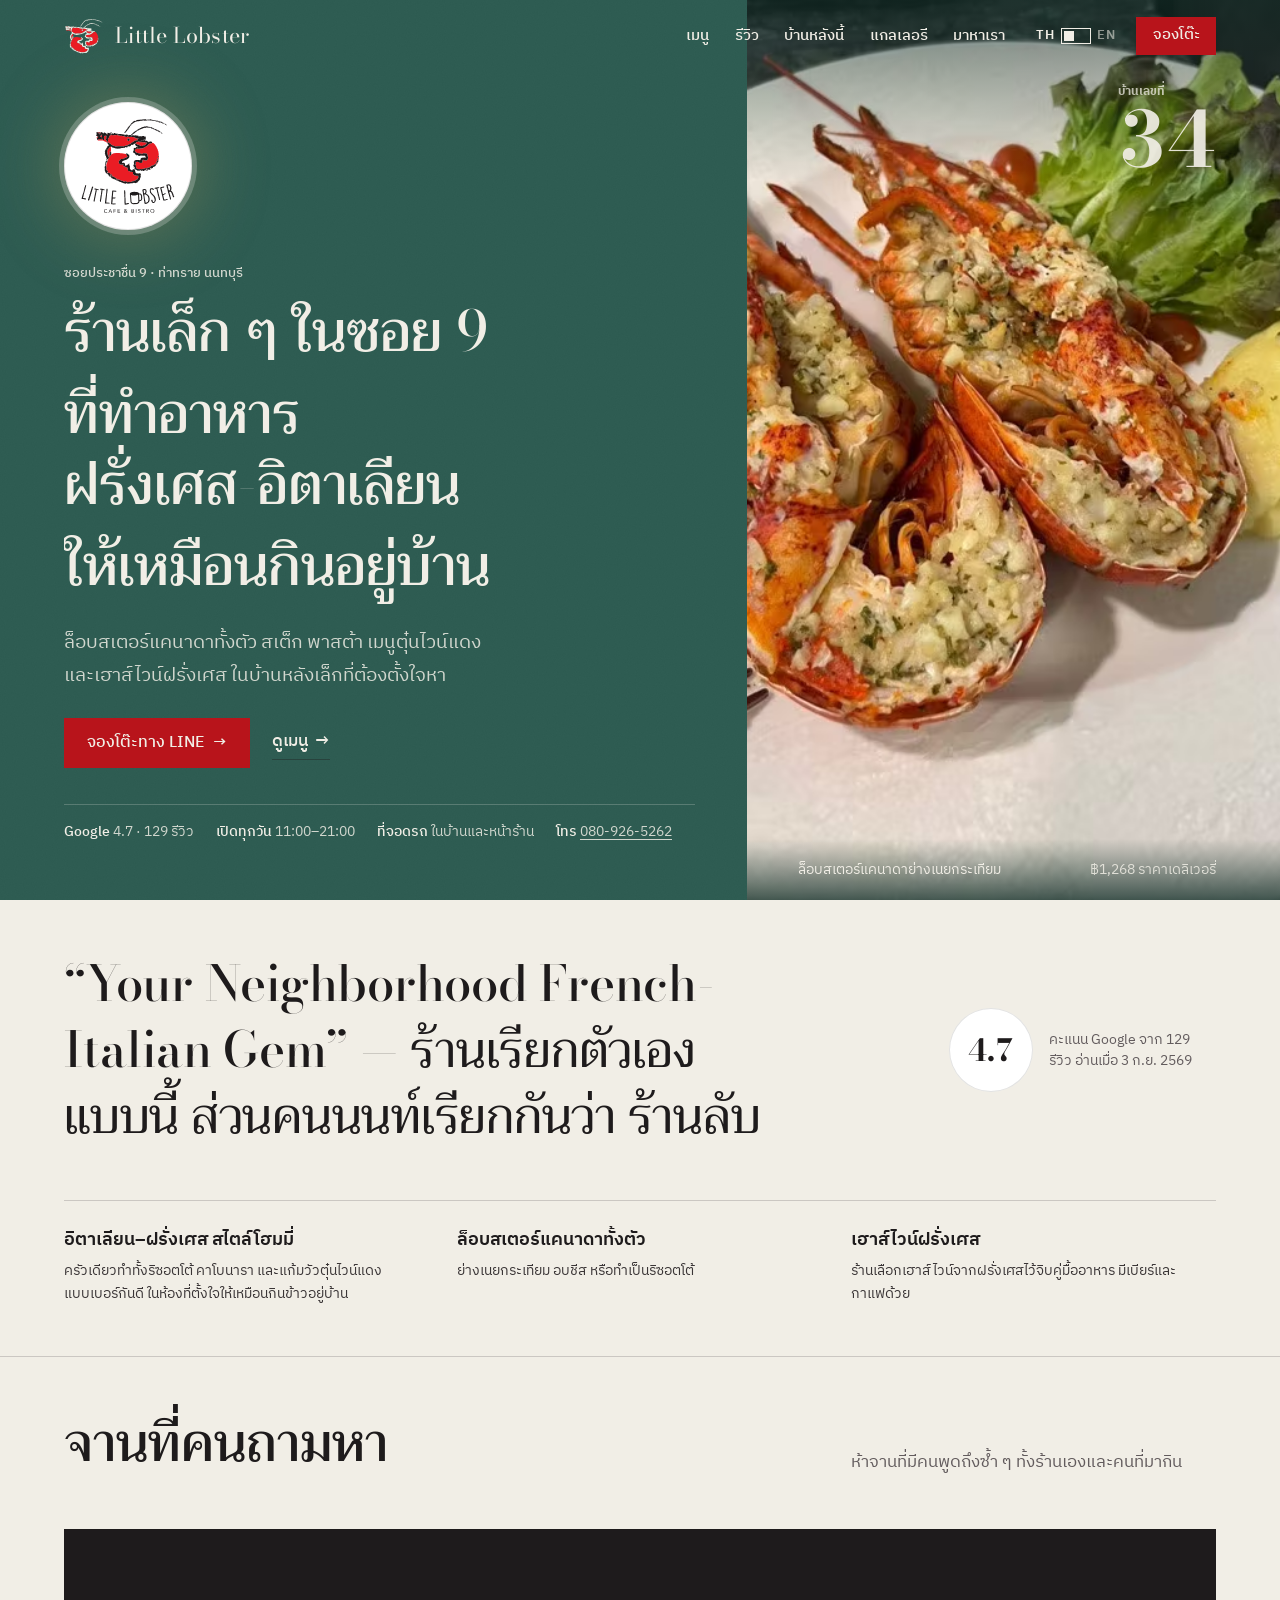
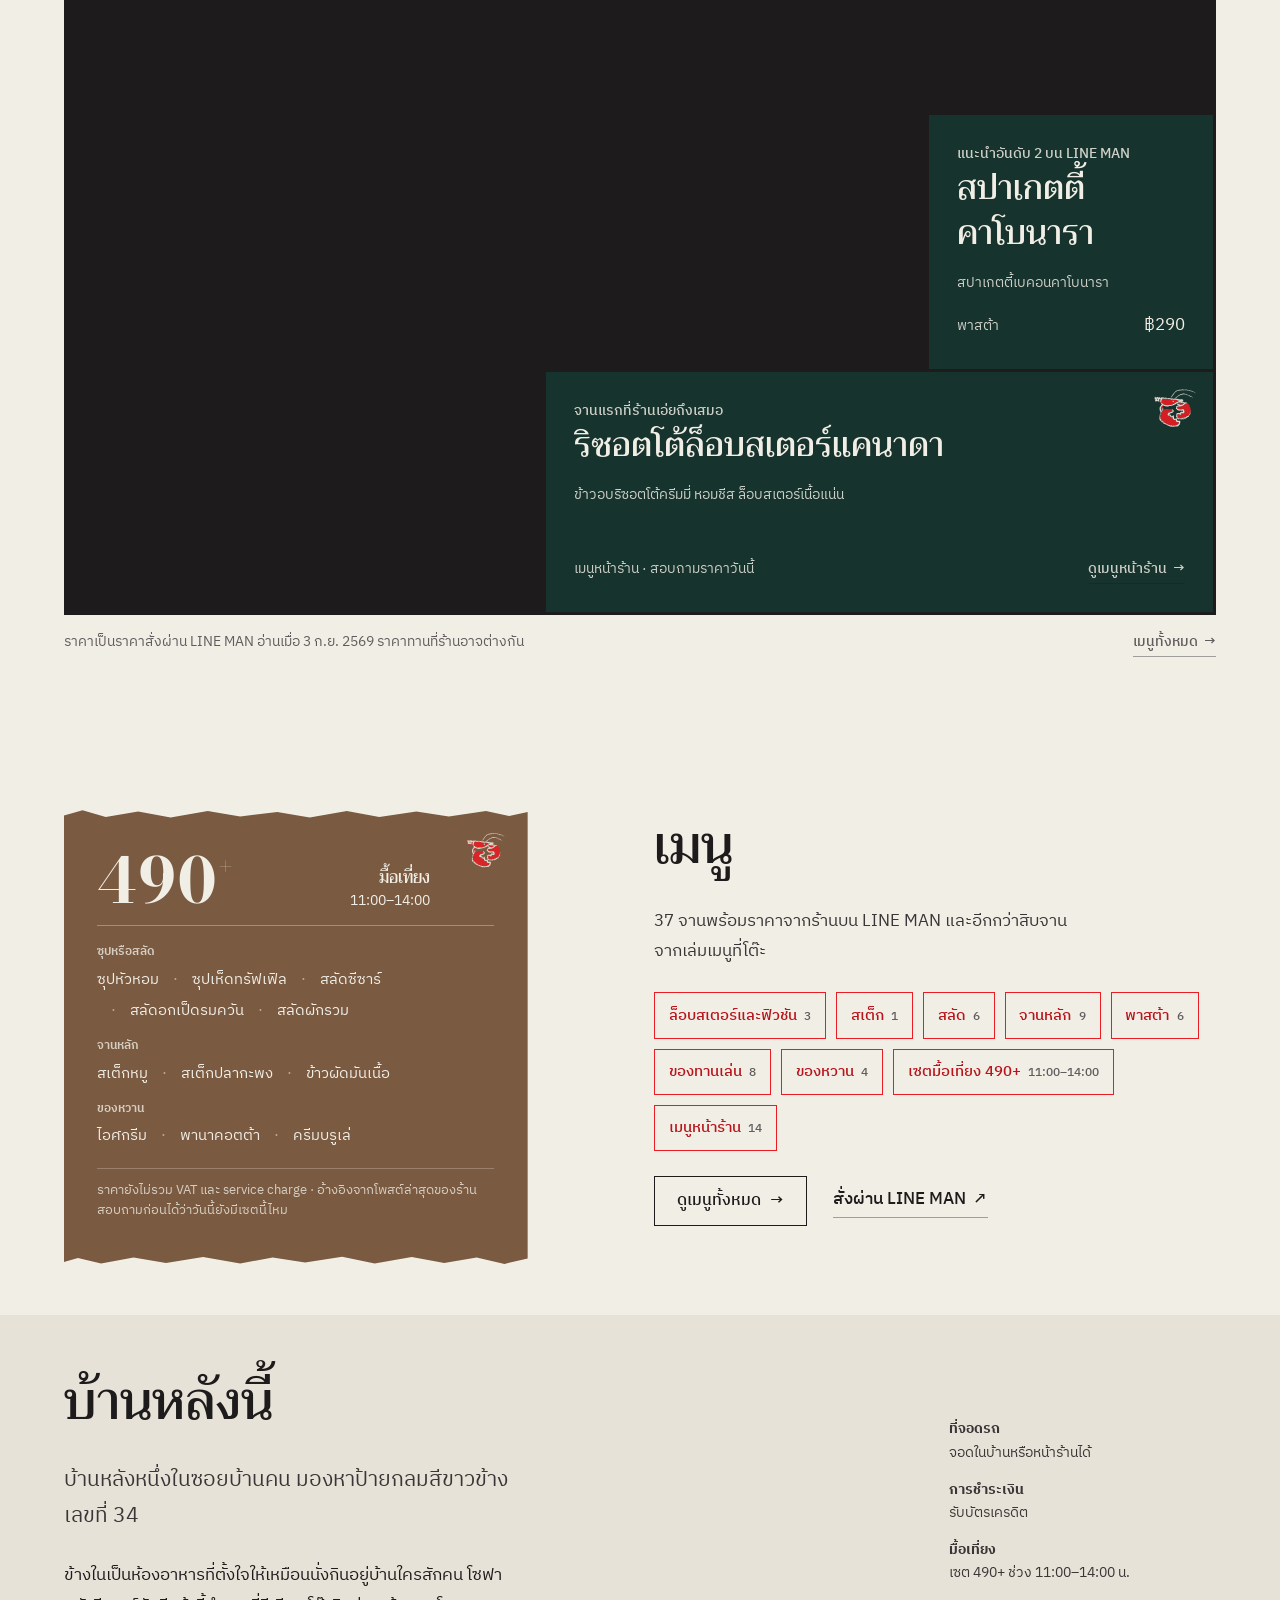
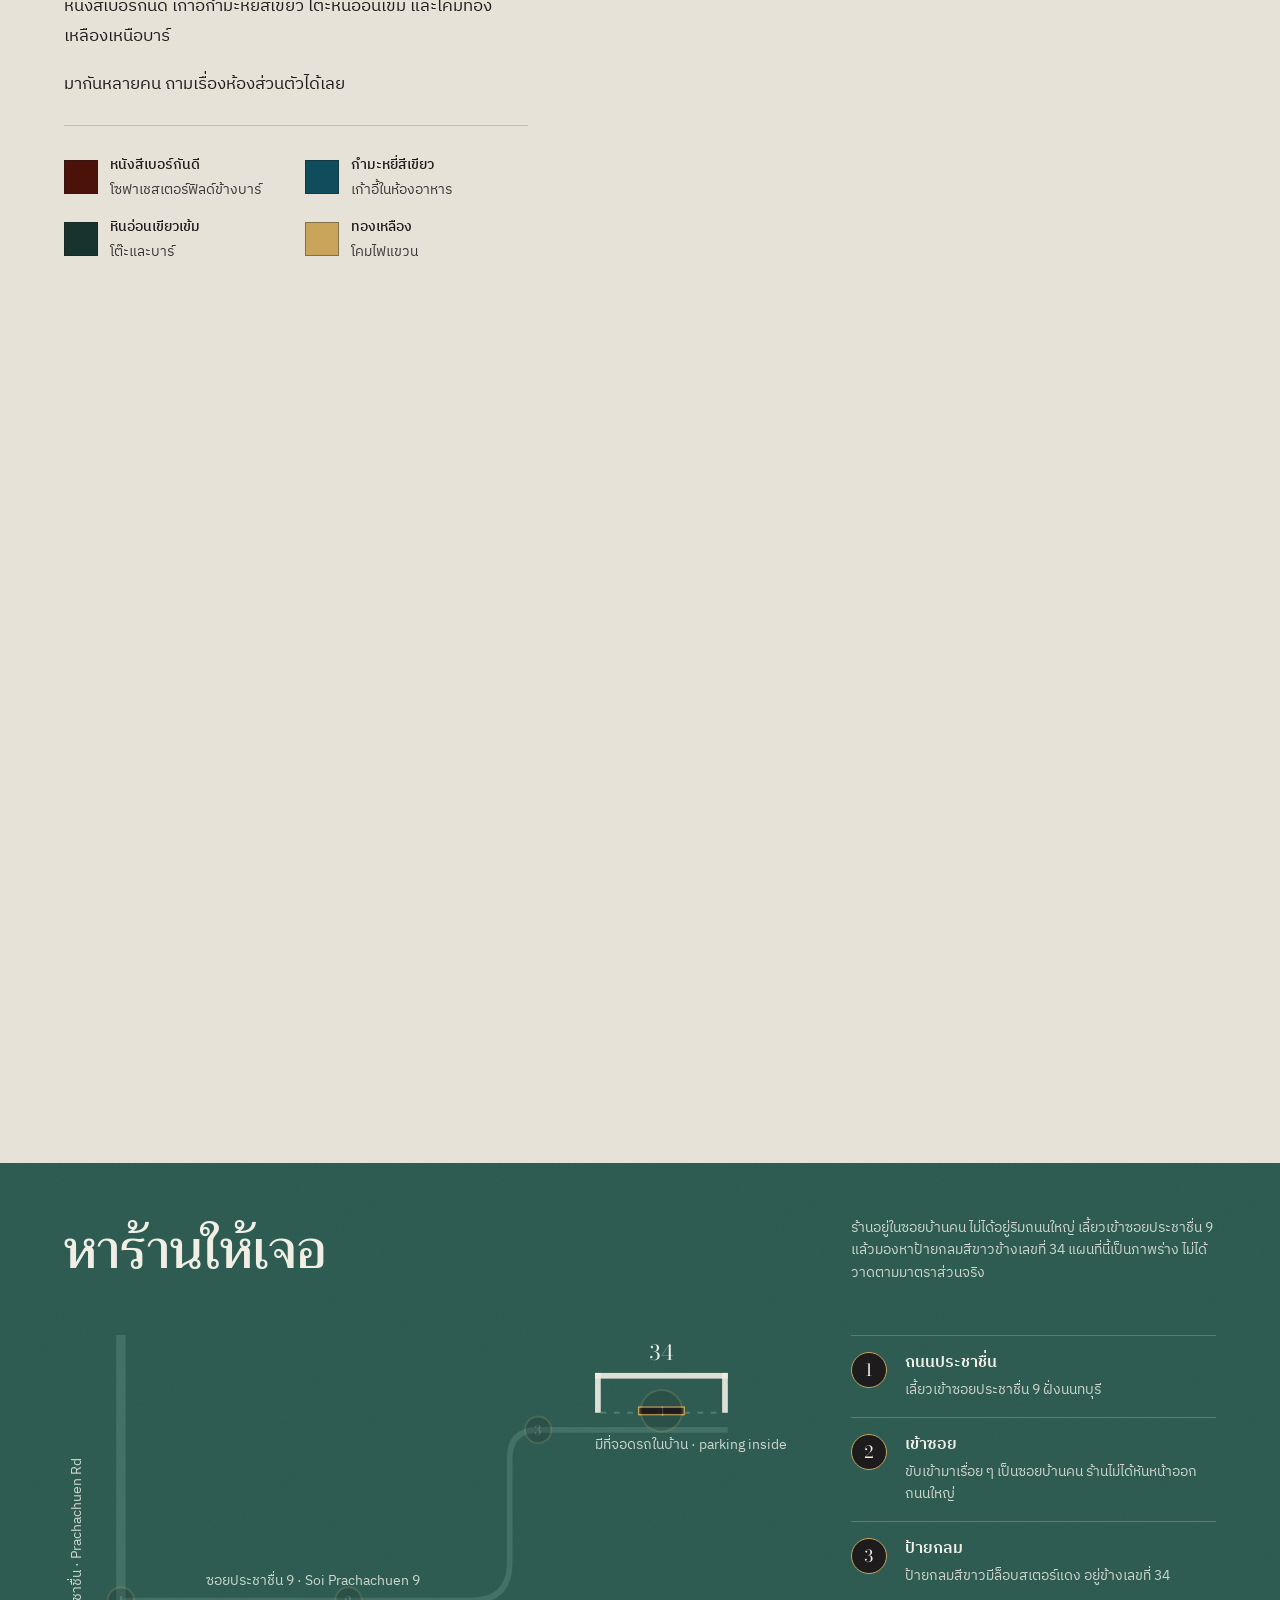
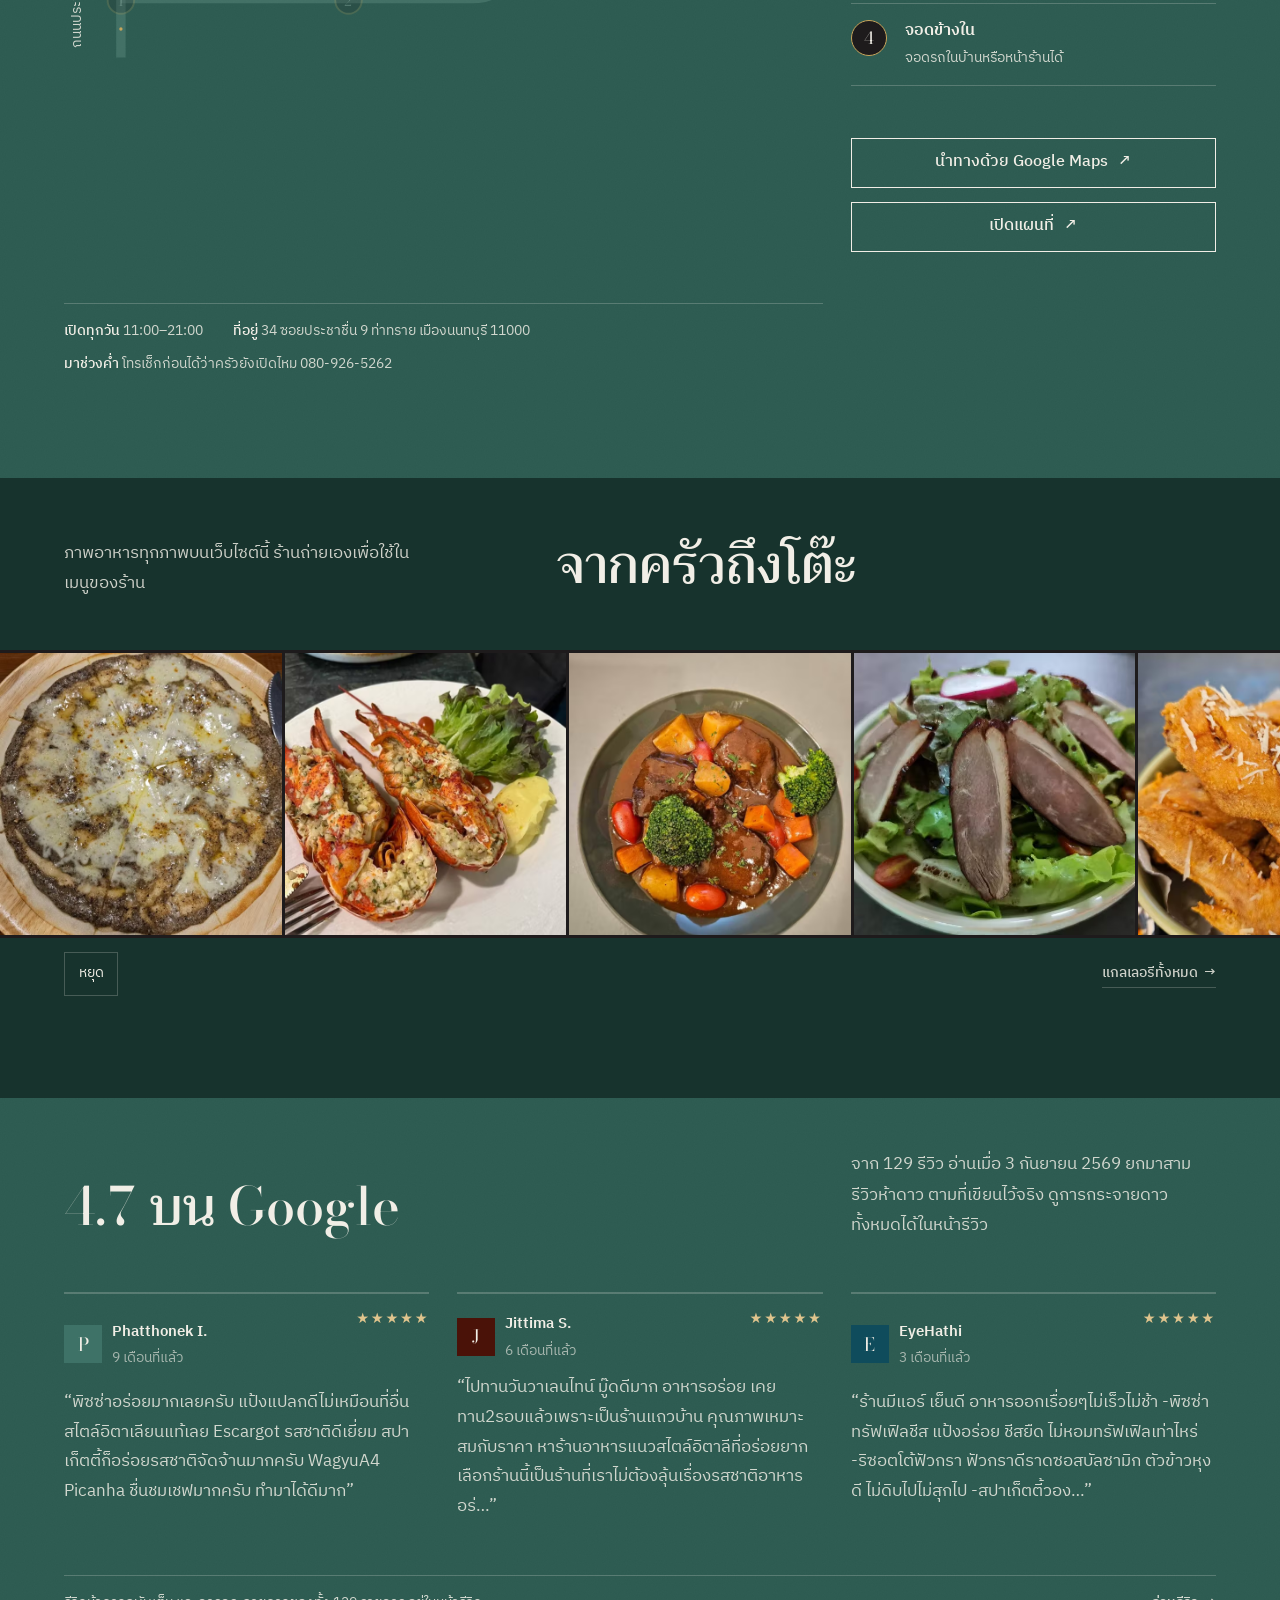
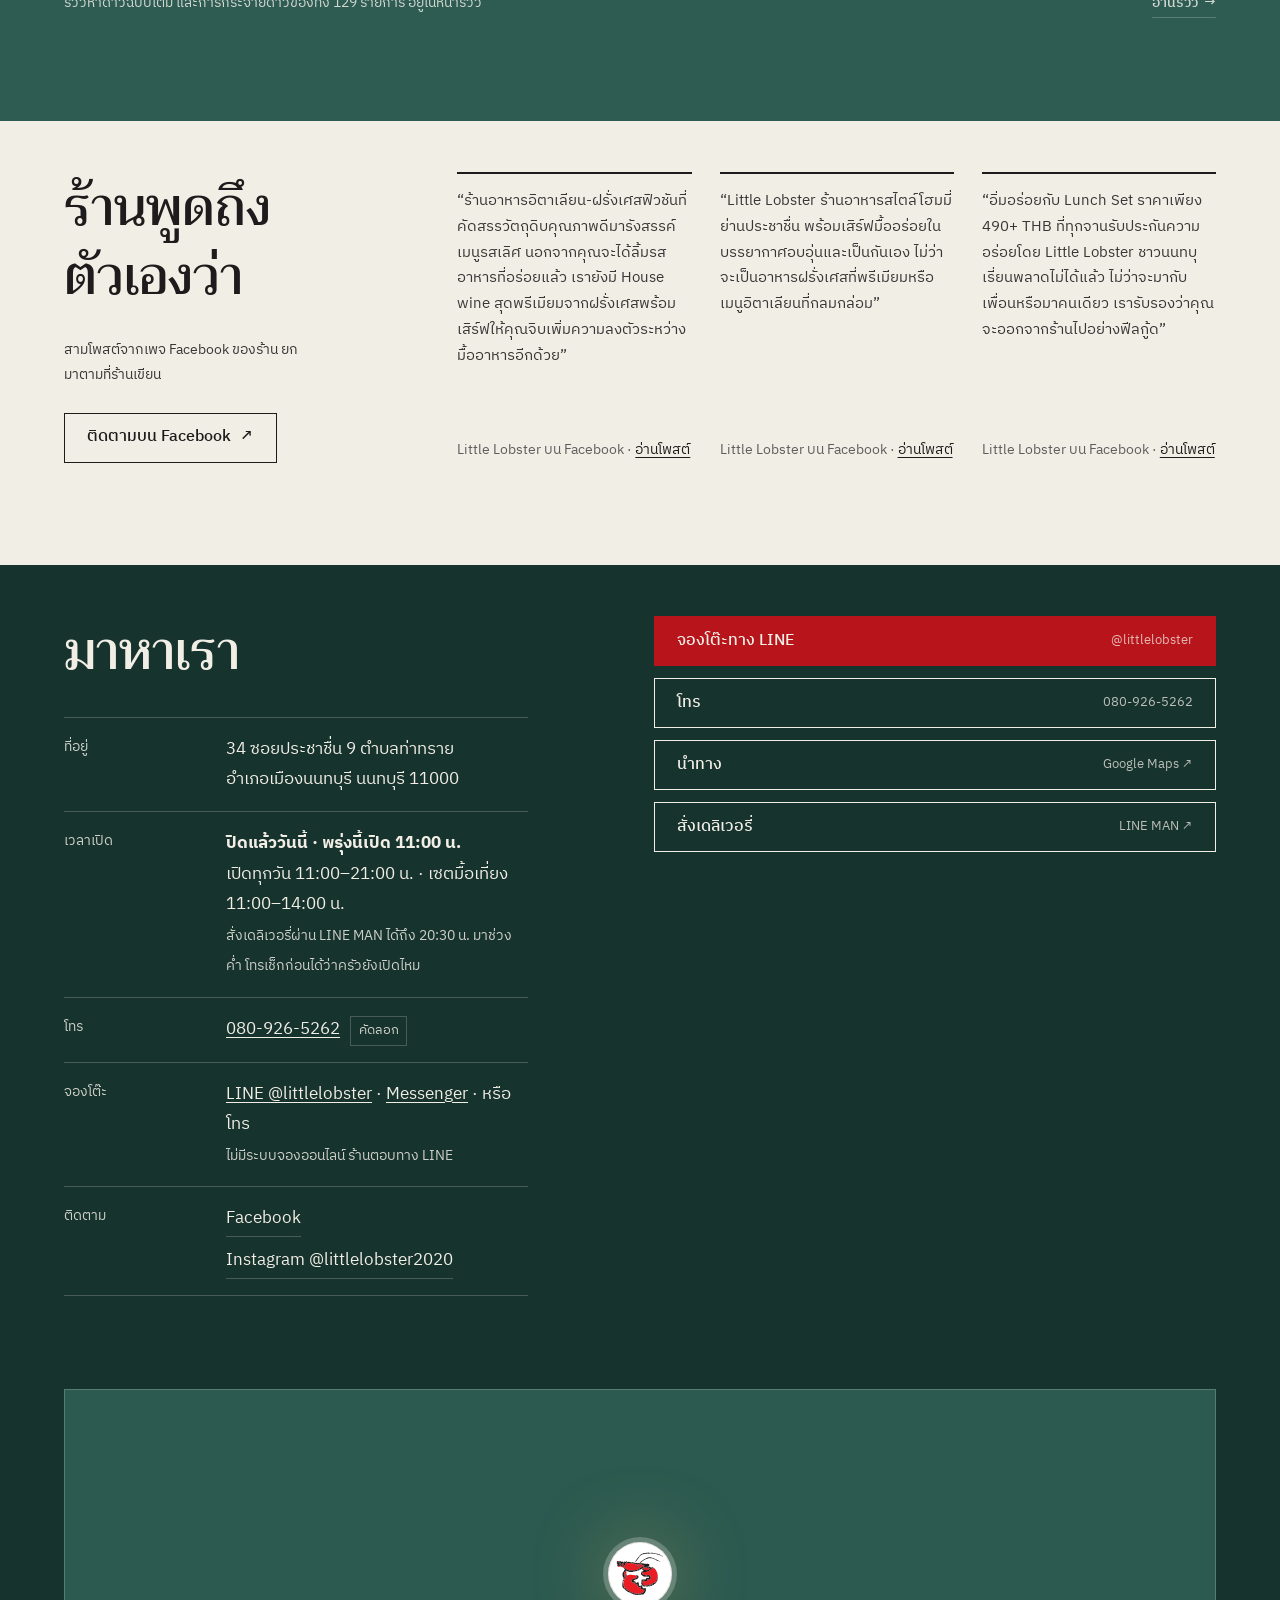
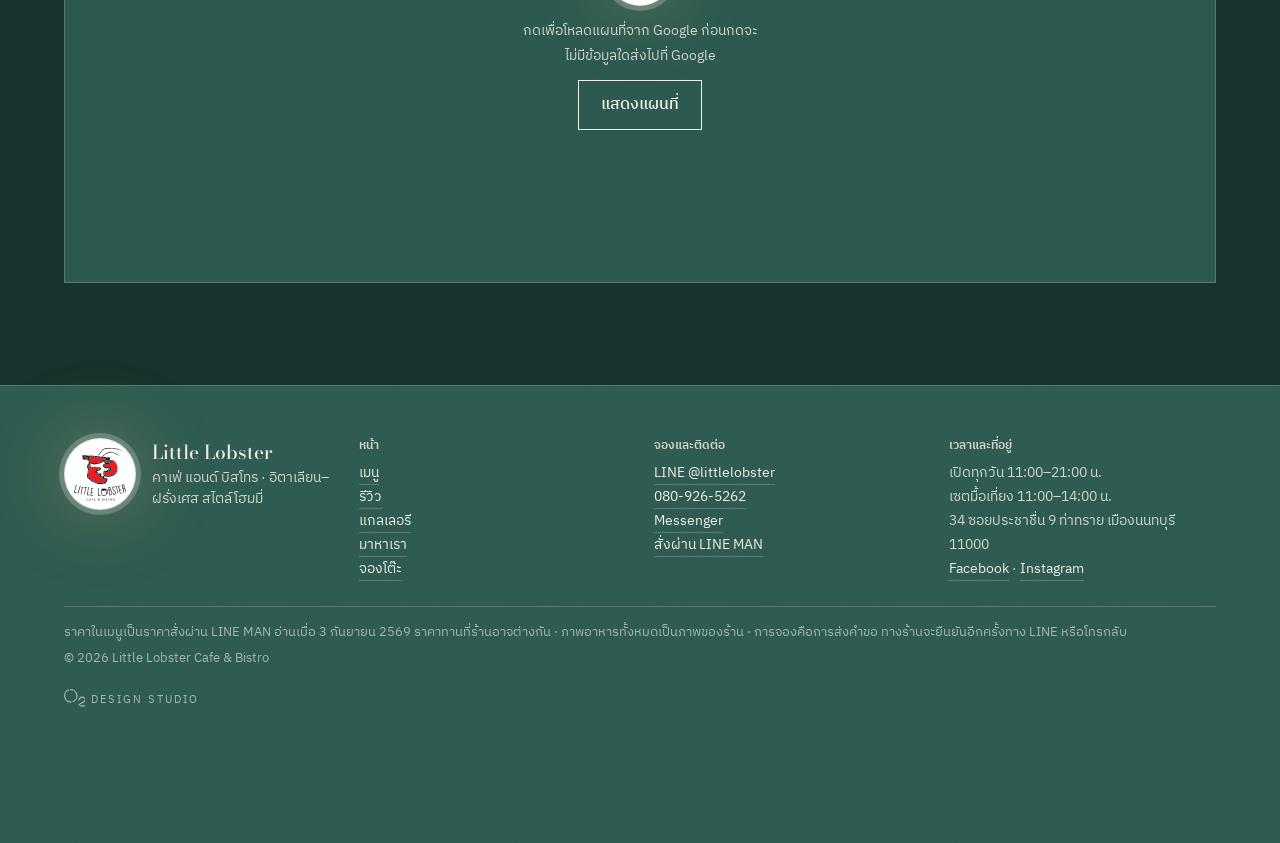
<file: index.html>
<!doctype html>
<html lang="th">
<head>
<meta charset="utf-8">
<script>(function(){var d=document.documentElement;d.className+=' js';
if(location.search.indexOf('flat=1')>-1)d.classList.add('is-flat');
var sm=location.search.match(/shift=(\d+)/);
if(sm){var st=document.createElement('style');st.textContent='html{margin-top:-'+sm[1]+'px!important}.head,.actbar,.loader,.gate{display:none!important}';document.head.appendChild(st);}
try{if(location.search.indexOf('static=1')<0&&!matchMedia('(prefers-reduced-motion: reduce)').matches){d.classList.add('has-motion');}else{d.classList.add('has-no-motion');}}catch(e){}})();</script>
<meta name="viewport" content="width=device-width, initial-scale=1, viewport-fit=cover">
<title data-en="Little Lobster Cafe &amp; Bistro — Italian–French, home style · Soi Prachachuen 9, Nonthaburi">Little Lobster Cafe &amp; Bistro — ร้านอาหารอิตาเลียน–ฝรั่งเศส สไตล์โฮมมี่ ซอยประชาชื่น 9 นนทบุรี</title>
<meta name="description" data-en="Little Lobster is a small Italian–French bistro in a house at 34 Soi Prachachuen 9, Nonthaburi: whole Canadian lobster, steaks, pasta, red-wine braises and French house wine. Open daily 11:00–21:00. Book on LINE @littlelobster or call 080-926-5262." content="Little Lobster ร้านอาหารอิตาเลียน–ฝรั่งเศส สไตล์โฮมมี่ ในบ้านเลขที่ 34 ซอยประชาชื่น 9 นนทบุรี ล็อบสเตอร์แคนาดาทั้งตัว สเต็ก พาสต้า เมนูตุ๋นไวน์แดง และเฮาส์ไวน์ฝรั่งเศส เปิดทุกวัน 11:00–21:00 น. จองโต๊ะทาง LINE @littlelobster หรือโทร 080-926-5262">
<meta name="theme-color" content="#2C5A50">
<link rel="canonical" href="https://mpc0367.github.io/Little-Lobster/">
<meta property="og:type" content="restaurant.restaurant">
<meta property="og:site_name" content="Little Lobster Cafe &amp; Bistro">
<meta property="og:locale" content="th_TH">
<meta property="og:locale:alternate" content="en_US">
<meta property="og:title" content="Little Lobster Cafe &amp; Bistro — ซอยประชาชื่น 9 นนทบุรี">
<meta property="og:description" content="ร้านอาหารอิตาเลียน–ฝรั่งเศส สไตล์โฮมมี่ ในบ้านเลขที่ 34 ซอยประชาชื่น 9 · เปิดทุกวัน 11:00–21:00 น. · จองทาง LINE @littlelobster">
<meta property="og:url" content="https://mpc0367.github.io/Little-Lobster/">
<meta property="og:image" content="https://mpc0367.github.io/Little-Lobster/img/og-little-lobster.jpg">
<meta property="og:image:width" content="1200">
<meta property="og:image:height" content="630">
<meta property="og:image:alt" content="ล็อบสเตอร์แคนาดาย่างเนยกระเทียม บนจานขาว ข้างป้ายกลมของ Little Lobster">
<meta name="twitter:card" content="summary_large_image">
<link rel="icon" href="favicon.svg" type="image/svg+xml">
<link rel="apple-touch-icon" href="img/brand/apple-touch-icon.png">
<link rel="manifest" href="site.webmanifest">
<link rel="preconnect" href="https://fonts.googleapis.com">
<link rel="preconnect" href="https://fonts.gstatic.com" crossorigin>
<link rel="preload" as="image" type="image/avif" href="img/grilled-lobster-garlic-butter-1000.avif" imagesrcset="img/grilled-lobster-garlic-butter-640.avif 640w, img/grilled-lobster-garlic-butter-1000.avif 1000w, img/grilled-lobster-garlic-butter-1109.avif 1109w" imagesizes="(max-width: 900px) 100vw, 50vw" fetchpriority="high">
<link rel="stylesheet" href="https://fonts.googleapis.com/css2?family=Bodoni+Moda:ital,opsz,wght@0,6..96,400..800;1,6..96,400..800&family=Trirong:wght@400;500;600&family=IBM+Plex+Sans+Thai:wght@400;500;600&display=swap">
<link rel="stylesheet" href="css/ll.css">
<!--#data-->
<script>window.LL_DATA={"hours": {"days": "daily", "open": "11:00", "close": "21:00", "source": "Venue's own Facebook captions (two reels: ร้านเปิดทุกวัน เวลา 11.00-21.00 น.) and its pavement A-board — level 1; Google Business Profile agrees (11 AM–9 PM, level 2); two independent reviewers agree. Wongnai (level 4) and the LINE MAN storefront show 20:30, printed here only as the delivery cut-off. Decision recorded in SOURCES.md §I.", "delivery_last": "20:30", "delivery_note_th": "สั่งเดลิเวอรี่ผ่าน LINE MAN ได้ถึง 20:30 น.", "delivery_note_en": "LINE MAN delivery orders until 20:30", "callahead_th": "มาช่วงค่ำ โทรเช็กก่อนได้ว่าครัวยังเปิดไหม 080-926-5262", "callahead_en": "Coming late? Call 080-926-5262 to check the kitchen"}, "phone": "+66809265262", "line": "https://lin.ee/DI4BNDZ"};</script>
<!--/data-->
<script type="application/ld+json">
{
  "@context": "https://schema.org",
  "@type": "Restaurant",
  "@id": "https://mpc0367.github.io/Little-Lobster/#restaurant",
  "name": "Little Lobster Cafe & Bistro",
  "alternateName": ["Little Lobster", "ลิตเติ้ล ล็อบสเตอร์"],
  "url": "https://mpc0367.github.io/Little-Lobster/",
  "image": "https://mpc0367.github.io/Little-Lobster/img/og-little-lobster.jpg",
  "logo": "https://mpc0367.github.io/Little-Lobster/img/brand/logo.svg",
  "telephone": "+66809265262",
  "servesCuisine": ["Italian", "French"],
  "hasMenu": "https://mpc0367.github.io/Little-Lobster/menu.html",
  "acceptsReservations": "https://lin.ee/DI4BNDZ",
  "address": {
    "@type": "PostalAddress",
    "streetAddress": "34 ซอยประชาชื่น 9",
    "addressLocality": "ท่าทราย เมืองนนทบุรี",
    "addressRegion": "นนทบุรี",
    "postalCode": "11000",
    "addressCountry": "TH"
  },
  "geo": { "@type": "GeoCoordinates", "latitude": 13.8758771, "longitude": 100.5428931 },
  "hasMap": "https://www.google.com/maps/place/?q=place_id:ChIJVUuZYU-D4jARj75MVdR4zgg",
  "openingHoursSpecification": [{
    "@type": "OpeningHoursSpecification",
    "dayOfWeek": ["Monday", "Tuesday", "Wednesday", "Thursday", "Friday", "Saturday", "Sunday"],
    "opens": "11:00", "closes": "21:00"
  }],
  "sameAs": [
    "https://www.facebook.com/LittleLlobster/",
    "https://www.instagram.com/littlelobster2020/"
  ]
}
</script>
</head>
<body>
<div class="loader" data-loader aria-hidden="true">
  <div class="loader__disc"><svg viewBox="0 0 900 900"><use href="#ll-lockup"/></svg></div>
</div>
<!--#p:top-->
<a class="skip" href="#main" data-en="Skip to content">ข้ามไปยังเนื้อหา</a>

<header class="head" data-head>
  <div class="wrap head__in">
    <a class="head__mark" href="index.html" data-nav="index.html" aria-label="Little Lobster — หน้าแรก" data-en-aria-label="Little Lobster — home">
      <svg aria-hidden="true" viewBox="0 0 454 415"><use href="#ll-mark"/></svg>
      <span class="head__name">Little Lobster</span>
    </a>
    <nav class="head__nav" aria-label="เมนูหลัก" data-en-aria-label="Main">
      <a class="head__link" href="menu.html" data-nav="menu.html" data-en="Menu">เมนู</a>
      <a class="head__link" href="reviews.html" data-nav="reviews.html" data-en="Reviews">รีวิว</a>
      <a class="head__link" href="index.html#house" data-en="The house">บ้านหลังนี้</a>
      <a class="head__link" href="gallery.html" data-nav="gallery.html" data-en="Gallery">แกลเลอรี</a>
      <a class="head__link" href="visit.html" data-nav="visit.html" data-en="Visit">มาหาเรา</a>
    </nav>
    <div class="head__right">
      <button class="langsw" type="button" data-lang-toggle aria-label="เปลี่ยนเป็นภาษาอังกฤษ" data-en-aria-label="Switch to Thai">
        <span class="langsw__side" data-side="th" aria-hidden="true">TH</span>
        <span class="langsw__track" aria-hidden="true"><i class="langsw__thumb"></i></span>
        <span class="langsw__side" data-side="en" aria-hidden="true">EN</span>
      </button>
      <a class="btn btn--primary head__cta" href="book.html" data-nav="book.html"><span data-en="Book a table">จองโต๊ะ</span></a>
      <button class="burger" type="button" aria-expanded="false" aria-controls="mobilemenu" aria-label="เปิดเมนู" data-en-aria-label="Open menu"><i></i><i></i></button>
    </div>
  </div>
</header>

<div class="panel" id="mobilemenu" data-open="false" aria-hidden="true" role="dialog" aria-modal="true" aria-label="เมนูนำทาง" data-en-aria-label="Navigation">
  <a class="panel__link" href="menu.html" data-en="Menu">เมนู</a>
  <a class="panel__link" href="reviews.html" data-en="Reviews">รีวิว</a>
  <a class="panel__link" href="index.html#house" data-en="The house">บ้านหลังนี้</a>
  <a class="panel__link" href="gallery.html" data-en="Gallery">แกลเลอรี</a>
  <a class="panel__link" href="visit.html" data-en="Visit">มาหาเรา</a>
  <div class="panel__meta">
    <p><span data-en="Open daily 11:00–21:00">เปิดทุกวัน 11:00–21:00 น.</span> · <a href="tel:+66809265262"><span data-tel-label>080-926-5262</span></a></p>
    <p>34 <span data-en="Soi Prachachuen 9, Tha Sai, Nonthaburi">ซอยประชาชื่น 9 ท่าทราย นนทบุรี</span></p>
    <p><a href="https://www.facebook.com/LittleLlobster/" target="_blank" rel="noopener">Facebook</a> · <a href="https://www.instagram.com/littlelobster2020/" target="_blank" rel="noopener">Instagram</a></p>
    <a class="btn btn--primary panel__cta" href="book.html"><span data-en="Book a table">จองโต๊ะ</span><span class="btn__arrow" aria-hidden="true">→</span></a>
  </div>
</div>

<div class="curtain plaster" aria-hidden="true" data-curtain data-state="">
  <div class="curtain__disc disc"><svg viewBox="0 0 900 900" aria-hidden="true"><use href="#ll-lockup"/></svg></div>
</div>
<!--/p:top-->

<main id="main">

<!-- ============================================================== HERO -->
<section class="hero" aria-label="Little Lobster">
  <div class="hero__wall plaster">
    <div class="hero__text">
      <div class="disc disc--lit hero__disc"><svg viewBox="0 0 900 900" aria-hidden="true"><use href="#ll-lockup"/></svg></div>
      <p class="eyebrow hero__eyebrow" data-en="Soi Prachachuen 9 · Tha Sai, Nonthaburi">ซอยประชาชื่น 9 · ท่าทราย นนทบุรี</p>
      <h1 class="hero__title">
        <span class="mask"><span class="line" data-en="A small house in Soi 9,">ร้านเล็ก ๆ ในซอย 9</span></span>
        <span class="mask"><span class="line" data-en="French-Italian cooking,">ที่ทำอาหารฝรั่งเศส-<wbr>อิตาเลียน</span></span>
        <span class="mask"><span class="line" data-en="served like home.">ให้เหมือนกินอยู่บ้าน</span></span>
      </h1>
      <p class="lead hero__lead" data-reveal data-en="Whole Canadian lobster, steaks, pasta, red-wine braises and a French house wine, in a small house you have to look for.">ล็อบสเตอร์แคนาดาทั้งตัว สเต็ก พาสต้า เมนูตุ๋นไวน์แดง และ&#8288;เฮาส์ไวน์ฝรั่งเศส ในบ้านหลังเล็กที่ต้องตั้งใจหา</p>
      <div class="hero__cta" data-reveal>
        <a class="btn btn--primary" href="https://lin.ee/DI4BNDZ" target="_blank" rel="noopener"><span data-en="Book on LINE">จองโต๊ะทาง LINE</span><span class="btn__arrow" aria-hidden="true">→</span></a>
        <a class="textlink" href="menu.html"><span data-en="See the menu">ดูเมนู</span><span class="textlink__arrow" aria-hidden="true">→</span></a>
      </div>
      <p class="hero__meta" data-reveal>
        <span><b>Google</b> <span class="num">4.7</span> · <span data-en="129 reviews">129 รีวิว</span></span>
        <span><b data-en="Open daily">เปิดทุกวัน</b> 11:00–21:00</span>
        <span><b data-en="Parking">ที่จอดรถ</b> <span data-en="inside and in front">ในบ้านและหน้าร้าน</span></span>
        <span><b data-en="Call">โทร</b> <a href="tel:+66809265262"><span data-tel-label>080-926-5262</span></a></span>
      </p>
    </div>
  </div>
  <div class="hero__media">
    <!--#pic slug="hero-lobster" sizes="(max-width: 900px) 100vw, 42vw" alt="ล็อบสเตอร์แคนาดาย่างเนยกระเทียม ผ่าครึ่ง บนจานขาว กับสลัดและมันบด" alt-en="Grilled Canadian lobster in garlic butter, split, on a white plate with salad and mash" loading="eager" fetchpriority="high"--><picture><source type="image/avif" srcset="img/hero-lobster-640.avif 640w, img/hero-lobster-1000.avif 1000w, img/hero-lobster-1100.avif 1100w" sizes="(max-width: 900px) 100vw, 42vw"><img src="img/hero-lobster-1000.jpg" srcset="img/hero-lobster-640.jpg 640w, img/hero-lobster-1000.jpg 1000w, img/hero-lobster-1100.jpg 1100w" sizes="(max-width: 900px) 100vw, 42vw" width="1100" height="1234" alt="ล็อบสเตอร์แคนาดาย่างเนยกระเทียม ผ่าครึ่ง บนจานขาว กับสลัดและมันบด" data-en-alt="Grilled Canadian lobster in garlic butter, split, on a white plate with salad and mash" loading="eager" decoding="async" fetchpriority="high" data-slug="hero-lobster" data-full="img/hero-lobster-1100.jpg"></picture>
    <p class="hero__no num"><small data-en="House no.">บ้านเลขที่</small>34</p>
    <p class="hero__cap"><span data-en="Grilled Canadian lobster, garlic butter">ล็อบสเตอร์แคนาดาย่างเนยกระเทียม</span><span class="price num">฿1,268 <span data-en="delivery price">ราคาเดลิเวอรี่</span></span></p>
  </div>
</section>

<!-- =============================================================== GEM -->
<section class="sec gem" aria-labelledby="gem-h">
  <div class="wrap gem__grid">
    <h2 class="sr-only" id="gem-h" data-en="What kind of restaurant this is">ร้านแบบไหน</h2>
    <p class="gem__line" data-reveal><b>“Your Neighborhood French-Italian Gem”</b> <span data-en="— that is how the restaurant describes itself. Nonthaburi calls it the hidden one.">— ร้านเรียกตัวเองแบบนี้ ส่วนคนนนท์เรียกกันว่า ร้านลับ</span></p>
    <div class="gem__rating" data-reveal>
      <div class="disc num" aria-hidden="true">4.7</div>
      <p><span data-en="Google rating, 129 reviews, read 3 Sep 2026">คะแนน Google จาก 129 รีวิว อ่านเมื่อ 3 ก.ย. 2569</span></p>
    </div>
    <ul class="gem__facts">
      <li class="gem__fact" data-reveal>
        <h3 data-en="Italian–French, home style">อิตาเลียน–ฝรั่งเศส สไตล์โฮมมี่</h3>
        <p data-en="One kitchen for risotto, carbonara and a Burgundy-style beef cheek, in a room meant to feel like eating at home.">ครัวเดียวทำทั้งริซอตโต้ คาโบนารา และแก้มวัวตุ๋นไวน์แดงแบบเบอร์กันดี ในห้องที่ตั้งใจให้เหมือนกินข้าวอยู่บ้าน</p>
      </li>
      <li class="gem__fact" data-reveal>
        <h3 data-en="Whole Canadian lobster">ล็อบสเตอร์แคนาดาทั้งตัว</h3>
        <p data-en="Grilled in garlic butter, baked under cheese, or folded into a risotto.">ย่างเนยกระเทียม อบชีส หรือทำเป็นริซอตโต้</p>
      </li>
      <li class="gem__fact" data-reveal>
        <h3 data-en="French house wine">เฮาส์ไวน์ฝรั่งเศส</h3>
        <p data-en="A house wine from France chosen to go with the food, with beer and coffee as well.">ร้านเลือกเฮาส์ไวน์จากฝรั่งเศสไว้จิบคู่มื้ออาหาร มีเบียร์และกาแฟด้วย</p>
      </li>
    </ul>
  </div>
</section>

<!-- ======================================================== SIGNATURES -->
<section class="sec" id="signatures" aria-labelledby="sig-h">
  <div class="wrap">
    <div class="sec-head">
      <h2 id="sig-h" data-reveal data-en="The dishes people ask for">จานที่คนถามหา</h2>
      <p class="sec-head__aside muted" data-reveal data-en="Five plates that come up again and again — from the restaurant itself and from the people who eat here.">ห้าจานที่มีคนพูดถึงซ้ำ ๆ ทั้งร้านเองและคนที่มากิน</p>
    </div>
    <div class="board sig__board">
<!--#sig-->
<figure class="tile t1" data-reveal="wipe"><picture><source type="image/avif" srcset="img/lobster-baked-cheese-640.avif 640w, img/lobster-baked-cheese-1000.avif 1000w, img/lobster-baked-cheese-1108.avif 1108w" sizes="(max-width: 900px) 100vw, 42vw"><img src="img/lobster-baked-cheese-1000.jpg" srcset="img/lobster-baked-cheese-640.jpg 640w, img/lobster-baked-cheese-1000.jpg 1000w, img/lobster-baked-cheese-1108.jpg 1108w" sizes="(max-width: 900px) 100vw, 42vw" width="1108" height="1477" alt="ล็อบสเตอร์อบชีส" data-en-alt="Lobster baked with cheese" loading="lazy" decoding="async" data-slug="lobster-baked-cheese" data-full="img/lobster-baked-cheese-1108.jpg"></picture><figcaption class="tile__cap"><b data-en="Lobster baked with cheese">ล็อบสเตอร์อบชีส</b><span class="price num">฿1,590</span></figcaption><button type="button" data-lb="img/lobster-baked-cheese-1108.jpg" data-lb-cap="ล็อบสเตอร์อบชีส" data-lb-cap-en="Lobster baked with cheese" aria-label="ดูรูป ล็อบสเตอร์อบชีส" data-en-aria-label="View photo: Lobster baked with cheese"></button></figure>
<figure class="tile t2" data-reveal="wipe"><picture><source type="image/avif" srcset="img/truffle-pizza-640.avif 640w, img/truffle-pizza-1000.avif 1000w, img/truffle-pizza-1400.avif 1400w" sizes="(max-width: 900px) 50vw, 33vw"><img src="img/truffle-pizza-1000.jpg" srcset="img/truffle-pizza-640.jpg 640w, img/truffle-pizza-1000.jpg 1000w, img/truffle-pizza-1400.jpg 1400w" sizes="(max-width: 900px) 50vw, 33vw" width="1400" height="1866" alt="พิซซ่าหน้าทรัฟเฟิล" data-en-alt="Truffle pizza" loading="lazy" decoding="async" data-slug="truffle-pizza" data-full="img/truffle-pizza-1400.jpg"></picture><figcaption class="tile__cap"><b data-en="Truffle pizza">พิซซ่าหน้าทรัฟเฟิล</b><span class="price num">฿392</span></figcaption><button type="button" data-lb="img/truffle-pizza-1400.jpg" data-lb-cap="พิซซ่าหน้าทรัฟเฟิล" data-lb-cap-en="Truffle pizza" aria-label="ดูรูป พิซซ่าหน้าทรัฟเฟิล" data-en-aria-label="View photo: Truffle pizza"></button></figure>
<figure class="tile t3" data-reveal="wipe"><picture><source type="image/avif" srcset="img/chicken-wings-parmesan-640.avif 640w, img/chicken-wings-parmesan-1000.avif 1000w, img/chicken-wings-parmesan-1400.avif 1400w" sizes="(max-width: 900px) 50vw, 25vw"><img src="img/chicken-wings-parmesan-1000.jpg" srcset="img/chicken-wings-parmesan-640.jpg 640w, img/chicken-wings-parmesan-1000.jpg 1000w, img/chicken-wings-parmesan-1400.jpg 1400w" sizes="(max-width: 900px) 50vw, 25vw" width="1400" height="1866" alt="ปีกไก่ทอด" data-en-alt="Chicken wings, parmesan" loading="lazy" decoding="async" data-slug="chicken-wings-parmesan" data-full="img/chicken-wings-parmesan-1400.jpg"></picture><figcaption class="tile__cap"><b data-en="Chicken wings, parmesan">ปีกไก่ทอด</b><span class="price num">฿290</span></figcaption><button type="button" data-lb="img/chicken-wings-parmesan-1400.jpg" data-lb-cap="ปีกไก่ทอด" data-lb-cap-en="Chicken wings, parmesan" aria-label="ดูรูป ปีกไก่ทอด" data-en-aria-label="View photo: Chicken wings, parmesan"></button></figure>
<figure class="tile tile--text t4" data-reveal><div class="tile__text"><p class="eyebrow" data-en="Recommended № 2 on LINE MAN">แนะนำอันดับ 2 บน LINE MAN</p><h3 class="tile__name" data-en="Spaghetti carbonara">สปาเกตตี้คาโบนารา</h3><p data-en="Bacon carbonara">สปาเกตตี้เบคอนคาโบนารา</p></div><div class="tile__foot"><span data-en="Pasta">พาสต้า</span><span class="price num">฿290</span></div></figure>
<figure class="tile tile--text t5" data-reveal><svg class="tile__lob" viewBox="0 0 454 415" aria-hidden="true"><use href="#ll-mark"/></svg><div class="tile__text"><p class="eyebrow" data-en="The dish the restaurant always names first">จานแรกที่ร้านเอ่ยถึงเสมอ</p><h3 class="tile__name" data-en="Risotto Canadian Lobster">ริซอตโต้ล็อบสเตอร์แคนาดา</h3><p data-en="Creamy, cheesy baked risotto with firm lobster meat">ข้าวอบริซอตโต้ครีมมี่ หอมชีส ล็อบสเตอร์เนื้อแน่น</p></div><div class="tile__foot"><span data-en="Dine-in menu · ask for today's price">เมนูหน้าร้าน · สอบถามราคาวันนี้</span><a class="textlink" href="menu.html#cat-dinein"><span data-en="On the printed menu">ดูเมนูหน้าร้าน</span><span class="textlink__arrow" aria-hidden="true">→</span></a></div></figure>
<!--/sig-->
    </div>
    <p class="sig__note">
      <span data-en="Prices are LINE MAN delivery prices read on 3 Sep 2026; dine-in prices may differ.">ราคาเป็นราคาสั่งผ่าน LINE MAN อ่านเมื่อ 3 ก.ย. 2569 ราคาทานที่ร้านอาจต่างกัน</span>
      <a class="textlink" href="menu.html"><span data-en="The whole menu">เมนูทั้งหมด</span><span class="textlink__arrow" aria-hidden="true">→</span></a>
    </p>
  </div>
</section>

<!-- ====================================================== LUNCH + MENU -->
<section class="sec sec--tight" id="menu" aria-labelledby="menu-h">
  <div class="wrap lunch__grid">
    <div class="lunchcard" data-reveal>
      <svg class="lunchcard__mark" viewBox="0 0 454 415" aria-hidden="true"><use href="#ll-mark"/></svg>
      <div class="lunchcard__head">
        <p class="lunchcard__price num">490<sup>+</sup></p>
        <p class="lunchcard__time"><b data-en="Lunch">มื้อเที่ยง</b>11:00–14:00</p>
      </div>
<!--#lunch-->
<div class="lunchcard__course"><h3 data-en="Soup or salad">ซุปหรือสลัด</h3><ul><li><span data-en="Onion Soup">ซุปหัวหอม</span></li><li><span data-en="Truffle Soup">ซุปเห็ดทรัฟเฟิล</span></li><li><span data-en="Caesar Salad">สลัดซีซาร์</span></li><li><span data-en="Smoked Duck Salad">สลัดอกเป็ดรมควัน</span></li><li><span data-en="Mix Salad">สลัดผักรวม</span></li></ul></div>
<div class="lunchcard__course"><h3 data-en="Main course">จานหลัก</h3><ul><li><span data-en="Pork Chop">สเต็กหมู</span></li><li><span data-en="Seabass Steak">สเต็กปลากะพง</span></li><li><span data-en="Beef Steak with Garlic Fried Rice">ข้าวผัดมันเนื้อ</span></li></ul></div>
<div class="lunchcard__course"><h3 data-en="Dessert">ของหวาน</h3><ul><li><span data-en="Ice Cream">ไอศกรีม</span></li><li><span data-en="Panna Cotta">พานาคอตต้า</span></li><li><span data-en="Crème Brûlée">ครีมบรูเล่</span></li></ul></div>
<!--/lunch-->
      <p class="lunchcard__note"><span data-en="Excludes VAT and service charge">ราคายังไม่รวม VAT และ service charge</span> · <span data-en="Based on the restaurant's latest post; ask whether the set is on today">อ้างอิงจากโพสต์ล่าสุดของร้าน สอบถามก่อนได้ว่าวันนี้ยังมีเซตนี้ไหม</span></p>
    </div>
    <div class="chips">
      <h2 id="menu-h" data-reveal data-en="The menu">เมนู</h2>
      <p data-reveal data-en="Thirty-seven dishes with prices from the restaurant's LINE MAN storefront, and a dozen more from the printed menu book at the table.">37 จานพร้อมราคาจากร้านบน LINE MAN และอีกกว่าสิบจานจากเล่มเมนูที่โต๊ะ</p>
      <div class="chips__list" data-reveal>
<!--#chips-->
<a class="chip" href="menu.html#cat-fusion"><span data-en="Lobster &amp; fusion">ล็อบสเตอร์และฟิวชัน</span><small class="num">3</small></a>
<a class="chip" href="menu.html#cat-steak"><span data-en="Steak">สเต็ก</span><small class="num">1</small></a>
<a class="chip" href="menu.html#cat-salad"><span data-en="Salad">สลัด</span><small class="num">6</small></a>
<a class="chip" href="menu.html#cat-main"><span data-en="Mains">จานหลัก</span><small class="num">9</small></a>
<a class="chip" href="menu.html#cat-pasta"><span data-en="Pasta">พาสต้า</span><small class="num">6</small></a>
<a class="chip" href="menu.html#cat-starter"><span data-en="Starters">ของทานเล่น</span><small class="num">8</small></a>
<a class="chip" href="menu.html#cat-dessert"><span data-en="Desserts">ของหวาน</span><small class="num">4</small></a>
<a class="chip" href="menu.html#cat-lunch"><span data-en="Lunch set 490+">เซตมื้อเที่ยง 490+</span><small>11:00–14:00</small></a>
<a class="chip" href="menu.html#cat-dinein"><span data-en="On the printed menu">เมนูหน้าร้าน</span><small class="num">14</small></a>
<!--/chips-->
      </div>
      <div class="chips__foot" data-reveal>
        <a class="btn" href="menu.html"><span data-en="See the whole menu">ดูเมนูทั้งหมด</span><span class="btn__arrow" aria-hidden="true">→</span></a>
        <a class="textlink" href="https://www.wongnai.com/delivery/businesses/721221yS/order" target="_blank" rel="noopener"><span data-en="Order on LINE MAN">สั่งผ่าน LINE MAN</span><span class="textlink__arrow" aria-hidden="true">↗</span></a>
      </div>
    </div>
  </div>
</section>

<!-- ============================================================= HOUSE -->
<section class="sec on-paper2" id="house" aria-labelledby="house-h">
  <div class="wrap house__grid">
    <div class="house__text">
      <h2 id="house-h" data-reveal data-en="This house">บ้านหลังนี้</h2>
      <p class="lead" data-reveal data-en="A house in a residential soi; look for the round white sign beside the number 34.">บ้านหลังหนึ่งในซอยบ้านคน มองหาป้ายกลมสีขาวข้างเลขที่ 34</p>
      <p data-reveal data-en="Inside, the room is set up to feel like eating at someone's home: a burgundy leather chesterfield, teal velvet chairs, dark marble tables and brass lamps over the bar.">ข้างในเป็นห้องอาหารที่ตั้งใจให้เหมือนนั่งกินอยู่บ้านใครสักคน โซฟาหนังสีเบอร์กันดี เก้าอี้กำมะหยี่สีเขียว โต๊ะหินอ่อนเข้ม และโคมทองเหลืองเหนือบาร์</p>
      <p data-reveal data-en="Coming as a group? Ask about the private room.">มากันหลายคน ถามเรื่องห้องส่วนตัวได้เลย</p>
      <ul class="materials" data-reveal aria-label="วัสดุในร้าน" data-en-aria-label="Materials in the room">
        <li class="material"><i style="background:#4A1208"></i><span><b data-en="Burgundy leather">หนังสีเบอร์กันดี</b><span data-en="the chesterfield by the bar">โซฟาเชสเตอร์ฟิลด์ข้างบาร์</span></span></li>
        <li class="material"><i style="background:#0F4C5C"></i><span><b data-en="Teal velvet">กำมะหยี่สีเขียว</b><span data-en="the dining chairs">เก้าอี้ในห้องอาหาร</span></span></li>
        <li class="material"><i style="background:#17332D"></i><span><b data-en="Dark green marble">หินอ่อนเขียวเข้ม</b><span data-en="the tables and the bar">โต๊ะและบาร์</span></span></li>
        <li class="material"><i style="background:#C8A55B"></i><span><b data-en="Brass">ทองเหลือง</b><span data-en="the pendant lamps">โคมไฟแขวน</span></span></li>
      </ul>
    </div>
    <figure class="house__photo" data-reveal="wipe">
      <!--#pic slug="room-bar" sizes="(max-width: 900px) 90vw, 25vw" alt="บาร์หินอ่อนเข้ม โซฟาหนังสีเบอร์กันดี และเก้าอี้กำมะหยี่สีเขียวใต้โคมทองเหลือง" alt-en="The dark marble bar, the burgundy chesterfield and teal velvet chairs under brass lamps"--><picture><source type="image/avif" srcset="img/room-bar-600.avif 600w" sizes="(max-width: 900px) 90vw, 25vw"><img src="img/room-bar-600.jpg" srcset="img/room-bar-600.jpg 600w" sizes="(max-width: 900px) 90vw, 25vw" width="600" height="410" alt="บาร์หินอ่อนเข้ม โซฟาหนังสีเบอร์กันดี และเก้าอี้กำมะหยี่สีเขียวใต้โคมทองเหลือง" data-en-alt="The dark marble bar, the burgundy chesterfield and teal velvet chairs under brass lamps" loading="lazy" decoding="async" data-slug="room-bar" data-full="img/room-bar-600.jpg"></picture>
      <figcaption data-en="The bar and the chesterfield — from the restaurant's own page.">บาร์และโซฟาเชสเตอร์ฟิลด์ — ภาพจากเพจของร้าน</figcaption>
    </figure>
    <div class="house__side" data-reveal>
      <p><b data-en="Parking">ที่จอดรถ</b><br><span data-en="Inside the compound and in front of the house.">จอดในบ้านหรือหน้าร้านได้</span></p>
      <p><b data-en="Paying">การชำระเงิน</b><br><span data-en="Credit cards accepted.">รับบัตรเครดิต</span></p>
      <p><b data-en="Lunch">มื้อเที่ยง</b><br><span data-en="The 490+ set runs 11:00–14:00.">เซต 490+ ช่วง 11:00–14:00 น.</span></p>
    </div>
    <figure class="house__wide" data-reveal="wipe">
      <!--#pic slug="studio-table" sizes="(max-width: 900px) 100vw, 90vw" alt="มือยื่นจานล็อบสเตอร์ย่างเนยกระเทียม ข้างจานเนื้อกับมันบด และพิซซ่าทรัฟเฟิลบนถาดไม้" alt-en="A hand offering a plate of grilled lobster in garlic butter, beside a beef plate with mash and a truffle pizza on a wooden board"--><picture><source type="image/avif" srcset="img/studio-table-640.avif 640w, img/studio-table-1000.avif 1000w, img/studio-table-1080.avif 1080w" sizes="(max-width: 900px) 100vw, 90vw"><img src="img/studio-table-1000.jpg" srcset="img/studio-table-640.jpg 640w, img/studio-table-1000.jpg 1000w, img/studio-table-1080.jpg 1080w" sizes="(max-width: 900px) 100vw, 90vw" width="1080" height="742" alt="มือยื่นจานล็อบสเตอร์ย่างเนยกระเทียม ข้างจานเนื้อกับมันบด และพิซซ่าทรัฟเฟิลบนถาดไม้" data-en-alt="A hand offering a plate of grilled lobster in garlic butter, beside a beef plate with mash and a truffle pizza on a wooden board" loading="lazy" decoding="async" data-slug="studio-table" data-full="img/studio-table-1080.jpg"></picture>
      <figcaption><span data-en="Grilled lobster, a beef plate with mash and truffle pizza — from the restaurant's own photograph.">ล็อบสเตอร์ย่าง จานเนื้อกับมันบด และพิซซ่าทรัฟเฟิล — จากภาพของร้านเอง</span><a class="textlink" href="gallery.html"><span data-en="Gallery">แกลเลอรี</span><span class="textlink__arrow" aria-hidden="true">→</span></a></figcaption>
    </figure>
  </div>
</section>

<!-- ============================================================= ROUTE -->
<section class="sec on-dark plaster route" id="route" aria-labelledby="route-h" data-route>
  <div class="wrap">
    <div class="route__head">
      <h2 id="route-h" data-reveal data-en="Finding the house">หาร้านให้เจอ</h2>
      <p data-reveal data-en="It is in a residential soi, not on the main road. Turn into Soi Prachachuen 9 and look for the round white sign beside the number 34. The drawing is a sketch, not to scale.">ร้านอยู่ในซอยบ้านคน ไม่ได้อยู่ริมถนนใหญ่ เลี้ยวเข้าซอยประชาชื่น 9 แล้วมองหาป้ายกลมสีขาวข้างเลขที่ 34 แผนที่นี้เป็นภาพร่าง ไม่ได้วาดตามมาตราส่วนจริง</p>
    </div>
    <div class="route__grid">
      <div class="route__map" aria-hidden="true">
        <svg viewBox="0 20 800 340" xmlns="http://www.w3.org/2000/svg">
          <!-- the main road -->
          <path class="rd rd--main" d="M60 20 V360"/>
          <text class="lbl" x="18" y="250" transform="rotate(-90 18 250)" text-anchor="middle">ถนนประชาชื่น · Prachachuen Rd</text>
          <!-- the soi -->
          <path class="soi" d="M60 300 H430 Q470 300 470 260 V150 Q470 120 500 120 H700"/>
          <text class="lbl" x="150" y="284">ซอยประชาชื่น 9 · Soi Prachachuen 9</text>
          <!-- the wall and the gate -->
          <rect class="wall" x="560" y="60" width="140" height="6"/>
          <rect class="wall" x="560" y="60" width="6" height="42"/>
          <rect class="wall" x="694" y="60" width="6" height="42"/>
          <rect class="gate" x="606" y="96" width="48" height="8"/>
          <path class="rd" d="M566 102 H606 M654 102 H694" stroke-dasharray="none"/>
          <text class="lbl--big lbl" x="630" y="46" text-anchor="middle">34</text>
          <!-- the route -->
          <path class="path" d="M60 330 V300 H430 Q470 300 470 260 V150 Q470 120 500 120 H600 Q625 120 630 100"/>
          <!-- stops -->
          <g class="stop-g" data-at=".08"><circle class="stop" cx="60" cy="300" r="14"/><text class="stopn" x="60" y="300">1</text></g>
          <g class="stop-g" data-at=".45"><circle class="stop" cx="300" cy="300" r="14"/><text class="stopn" x="300" y="300">2</text></g>
          <g class="stop-g" data-at=".82"><circle class="stop" cx="500" cy="120" r="14"/><text class="stopn" x="500" y="120">3</text></g>
          <g class="stop-g" data-at="1"><circle class="stop" cx="630" cy="100" r="22"/><text class="stopn" x="630" y="100">4</text></g>
          <text class="lbl" x="560" y="140">มีที่จอดรถในบ้าน · parking inside</text>
        </svg>
      </div>
      <ol class="route__stops">
        <li class="route__stop" data-reveal><i>1</i><div><h3 data-en="Prachachuen Road">ถนนประชาชื่น</h3><p data-en="Turn into Soi Prachachuen 9, on the Nonthaburi side.">เลี้ยวเข้าซอยประชาชื่น 9 ฝั่งนนทบุรี</p></div></li>
        <li class="route__stop" data-reveal><i>2</i><div><h3 data-en="Into the soi">เข้าซอย</h3><p data-en="Keep going — it is a residential soi, and the restaurant does not face the main road.">ขับเข้ามาเรื่อย ๆ เป็นซอยบ้านคน ร้านไม่ได้หันหน้าออกถนนใหญ่</p></div></li>
        <li class="route__stop" data-reveal><i>3</i><div><h3 data-en="The round sign">ป้ายกลม</h3><p data-en="A round white sign with the red lobster, beside the house number 34.">ป้ายกลมสีขาวมีล็อบสเตอร์แดง อยู่ข้างเลขที่ 34</p></div></li>
        <li class="route__stop" data-reveal><i>4</i><div><h3 data-en="Park inside">จอดข้างใน</h3><p data-en="Parking inside the compound and in front of the house.">จอดรถในบ้านหรือหน้าร้านได้</p></div></li>
      </ol>
      <div class="route__cta" data-reveal>
        <a class="btn btn--cream" href="https://www.google.com/maps/dir/?api=1&amp;destination=Little%20Lobster%20Cafe%20%26%20Bistro&amp;destination_place_id=ChIJVUuZYU-D4jARj75MVdR4zgg" target="_blank" rel="noopener"><span data-en="Directions on Google Maps">นำทางด้วย Google Maps</span><span class="btn__arrow" aria-hidden="true">↗</span></a>
        <a class="btn btn--cream" href="https://www.google.com/maps/place/?q=place_id:ChIJVUuZYU-D4jARj75MVdR4zgg" target="_blank" rel="noopener"><span data-en="Open the map">เปิดแผนที่</span><span class="btn__arrow" aria-hidden="true">↗</span></a>
      </div>
      <p class="route__facts" data-reveal>
        <span><b data-en="Open daily">เปิดทุกวัน</b> 11:00–21:00</span>
        <span><b data-en="Address">ที่อยู่</b> 34 <span data-en="Soi Prachachuen 9, Tha Sai, Mueang Nonthaburi 11000">ซอยประชาชื่น 9 ท่าทราย เมืองนนทบุรี 11000</span></span>
        <span><b data-en="Coming late?">มาช่วงค่ำ</b> <span data-en="Call 080-926-5262 to check the kitchen is still open">โทรเช็กก่อนได้ว่าครัวยังเปิดไหม 080-926-5262</span></span>
      </p>
    </div>
  </div>
</section>

<!-- ============================================================= BOARD -->
<section class="sec on-marble" id="board" aria-labelledby="board-h">
  <div class="wrap">
    <div class="sec-head sec-head--right">
      <h2 id="board-h" data-reveal data-en="From the kitchen to the table">จากครัวถึงโต๊ะ</h2>
      <p class="sec-head__aside muted" data-reveal data-en="Every food photograph on this site was taken by the restaurant itself, for its own menu.">ภาพอาหารทุกภาพบนเว็บไซต์นี้ ร้านถ่ายเองเพื่อใช้ในเมนูของร้าน</p>
    </div>
  </div>
  <div class="marq" data-marquee data-paused="false" data-drag="false" aria-label="ภาพอาหารเลื่อนช้า ๆ" data-en-aria-label="A slow strip of the restaurant's food photographs">
<!--#marquee-->
<div class="marq__track"><ul class="marq__row"><li class="marq__item"><picture><source type="image/avif" srcset="img/truffle-pizza-640.avif 640w, img/truffle-pizza-1000.avif 1000w, img/truffle-pizza-1400.avif 1400w" sizes="(max-width: 560px) 62vw, 22vw"><img src="img/truffle-pizza-1000.jpg" srcset="img/truffle-pizza-640.jpg 640w, img/truffle-pizza-1000.jpg 1000w, img/truffle-pizza-1400.jpg 1400w" sizes="(max-width: 560px) 62vw, 22vw" width="1400" height="1866" alt="พิซซ่าหน้าทรัฟเฟิล" data-en-alt="Truffle pizza" loading="lazy" decoding="async" data-slug="truffle-pizza" data-full="img/truffle-pizza-1400.jpg"></picture><button type="button" data-lb="img/truffle-pizza-1400.jpg" data-lb-cap="พิซซ่าหน้าทรัฟเฟิล" data-lb-cap-en="Truffle pizza" aria-label="ดูรูป พิซซ่าหน้าทรัฟเฟิล" data-en-aria-label="View photo: Truffle pizza"></button></li><li class="marq__item"><picture><source type="image/avif" srcset="img/grilled-lobster-garlic-butter-640.avif 640w, img/grilled-lobster-garlic-butter-1000.avif 1000w, img/grilled-lobster-garlic-butter-1109.avif 1109w" sizes="(max-width: 560px) 62vw, 22vw"><img src="img/grilled-lobster-garlic-butter-1000.jpg" srcset="img/grilled-lobster-garlic-butter-640.jpg 640w, img/grilled-lobster-garlic-butter-1000.jpg 1000w, img/grilled-lobster-garlic-butter-1109.jpg 1109w" sizes="(max-width: 560px) 62vw, 22vw" width="1109" height="1479" alt="ล็อบสเตอร์ย่าง" data-en-alt="Grilled Canadian Lobster, garlic butter" loading="lazy" decoding="async" data-slug="grilled-lobster-garlic-butter" data-full="img/grilled-lobster-garlic-butter-1109.jpg"></picture><button type="button" data-lb="img/grilled-lobster-garlic-butter-1109.jpg" data-lb-cap="ล็อบสเตอร์ย่าง" data-lb-cap-en="Grilled Canadian Lobster, garlic butter" aria-label="ดูรูป ล็อบสเตอร์ย่าง" data-en-aria-label="View photo: Grilled Canadian Lobster, garlic butter"></button></li><li class="marq__item"><picture><source type="image/avif" srcset="img/beef-cheek-red-wine-640.avif 640w, img/beef-cheek-red-wine-1000.avif 1000w, img/beef-cheek-red-wine-1108.avif 1108w" sizes="(max-width: 560px) 62vw, 22vw"><img src="img/beef-cheek-red-wine-1000.jpg" srcset="img/beef-cheek-red-wine-640.jpg 640w, img/beef-cheek-red-wine-1000.jpg 1000w, img/beef-cheek-red-wine-1108.jpg 1108w" sizes="(max-width: 560px) 62vw, 22vw" width="1108" height="1477" alt="แก้มวัวตุ๋นไวน์แดง" data-en-alt="Beef cheek, Burgundy style" loading="lazy" decoding="async" data-slug="beef-cheek-red-wine" data-full="img/beef-cheek-red-wine-1108.jpg"></picture><button type="button" data-lb="img/beef-cheek-red-wine-1108.jpg" data-lb-cap="แก้มวัวตุ๋นไวน์แดง" data-lb-cap-en="Beef cheek, Burgundy style" aria-label="ดูรูป แก้มวัวตุ๋นไวน์แดง" data-en-aria-label="View photo: Beef cheek, Burgundy style"></button></li><li class="marq__item"><picture><source type="image/avif" srcset="img/smoked-duck-salad-640.avif 640w, img/smoked-duck-salad-1000.avif 1000w, img/smoked-duck-salad-1400.avif 1400w" sizes="(max-width: 560px) 62vw, 22vw"><img src="img/smoked-duck-salad-1000.jpg" srcset="img/smoked-duck-salad-640.jpg 640w, img/smoked-duck-salad-1000.jpg 1000w, img/smoked-duck-salad-1400.jpg 1400w" sizes="(max-width: 560px) 62vw, 22vw" width="1400" height="1050" alt="สลัดอกเป็ดรมควัน" data-en-alt="Smoked duck salad" loading="lazy" decoding="async" data-slug="smoked-duck-salad" data-full="img/smoked-duck-salad-1400.jpg"></picture><button type="button" data-lb="img/smoked-duck-salad-1400.jpg" data-lb-cap="สลัดอกเป็ดรมควัน" data-lb-cap-en="Smoked duck salad" aria-label="ดูรูป สลัดอกเป็ดรมควัน" data-en-aria-label="View photo: Smoked duck salad"></button></li><li class="marq__item"><picture><source type="image/avif" srcset="img/chicken-wings-parmesan-640.avif 640w, img/chicken-wings-parmesan-1000.avif 1000w, img/chicken-wings-parmesan-1400.avif 1400w" sizes="(max-width: 560px) 62vw, 22vw"><img src="img/chicken-wings-parmesan-1000.jpg" srcset="img/chicken-wings-parmesan-640.jpg 640w, img/chicken-wings-parmesan-1000.jpg 1000w, img/chicken-wings-parmesan-1400.jpg 1400w" sizes="(max-width: 560px) 62vw, 22vw" width="1400" height="1866" alt="ปีกไก่ทอด" data-en-alt="Chicken wings, parmesan" loading="lazy" decoding="async" data-slug="chicken-wings-parmesan" data-full="img/chicken-wings-parmesan-1400.jpg"></picture><button type="button" data-lb="img/chicken-wings-parmesan-1400.jpg" data-lb-cap="ปีกไก่ทอด" data-lb-cap-en="Chicken wings, parmesan" aria-label="ดูรูป ปีกไก่ทอด" data-en-aria-label="View photo: Chicken wings, parmesan"></button></li><li class="marq__item"><picture><source type="image/avif" srcset="img/lamb-shank-red-wine-640.avif 640w, img/lamb-shank-red-wine-1000.avif 1000w, img/lamb-shank-red-wine-1108.avif 1108w" sizes="(max-width: 560px) 62vw, 22vw"><img src="img/lamb-shank-red-wine-1000.jpg" srcset="img/lamb-shank-red-wine-640.jpg 640w, img/lamb-shank-red-wine-1000.jpg 1000w, img/lamb-shank-red-wine-1108.jpg 1108w" sizes="(max-width: 560px) 62vw, 22vw" width="1108" height="1477" alt="ขาแกะตุ๋นไวน์แดง" data-en-alt="Braised lamb shank, red wine" loading="lazy" decoding="async" data-slug="lamb-shank-red-wine" data-full="img/lamb-shank-red-wine-1108.jpg"></picture><button type="button" data-lb="img/lamb-shank-red-wine-1108.jpg" data-lb-cap="ขาแกะตุ๋นไวน์แดง" data-lb-cap-en="Braised lamb shank, red wine" aria-label="ดูรูป ขาแกะตุ๋นไวน์แดง" data-en-aria-label="View photo: Braised lamb shank, red wine"></button></li><li class="marq__item"><picture><source type="image/avif" srcset="img/spicy-seafood-spaghetti-640.avif 640w, img/spicy-seafood-spaghetti-1000.avif 1000w, img/spicy-seafood-spaghetti-1069.avif 1069w" sizes="(max-width: 560px) 62vw, 22vw"><img src="img/spicy-seafood-spaghetti-1000.jpg" srcset="img/spicy-seafood-spaghetti-640.jpg 640w, img/spicy-seafood-spaghetti-1000.jpg 1000w, img/spicy-seafood-spaghetti-1069.jpg 1069w" sizes="(max-width: 560px) 62vw, 22vw" width="1069" height="1900" alt="สปาเกตตี้ผัดขี้เมาซีฟู้ด" data-en-alt="Spaghetti spicy seafood" loading="lazy" decoding="async" data-slug="spicy-seafood-spaghetti" data-full="img/spicy-seafood-spaghetti-1069.jpg"></picture><button type="button" data-lb="img/spicy-seafood-spaghetti-1069.jpg" data-lb-cap="สปาเกตตี้ผัดขี้เมาซีฟู้ด" data-lb-cap-en="Spaghetti spicy seafood" aria-label="ดูรูป สปาเกตตี้ผัดขี้เมาซีฟู้ด" data-en-aria-label="View photo: Spaghetti spicy seafood"></button></li><li class="marq__item"><picture><source type="image/avif" srcset="img/fried-squid-branded-paper-640.avif 640w, img/fried-squid-branded-paper-1000.avif 1000w, img/fried-squid-branded-paper-1400.avif 1400w" sizes="(max-width: 560px) 62vw, 22vw"><img src="img/fried-squid-branded-paper-1000.jpg" srcset="img/fried-squid-branded-paper-640.jpg 640w, img/fried-squid-branded-paper-1000.jpg 1000w, img/fried-squid-branded-paper-1400.jpg 1400w" sizes="(max-width: 560px) 62vw, 22vw" width="1400" height="1866" alt="ปลาหมึกชุบแป้งทอด" data-en-alt="Battered fried squid" loading="lazy" decoding="async" data-slug="fried-squid-branded-paper" data-full="img/fried-squid-branded-paper-1400.jpg"></picture><button type="button" data-lb="img/fried-squid-branded-paper-1400.jpg" data-lb-cap="ปลาหมึกชุบแป้งทอด" data-lb-cap-en="Battered fried squid" aria-label="ดูรูป ปลาหมึกชุบแป้งทอด" data-en-aria-label="View photo: Battered fried squid"></button></li><li class="marq__item"><picture><source type="image/avif" srcset="img/duck-leg-orange-sauce-640.avif 640w, img/duck-leg-orange-sauce-1000.avif 1000w, img/duck-leg-orange-sauce-1266.avif 1266w" sizes="(max-width: 560px) 62vw, 22vw"><img src="img/duck-leg-orange-sauce-1000.jpg" srcset="img/duck-leg-orange-sauce-640.jpg 640w, img/duck-leg-orange-sauce-1000.jpg 1000w, img/duck-leg-orange-sauce-1266.jpg 1266w" sizes="(max-width: 560px) 62vw, 22vw" width="1266" height="1900" alt="ขาเป็ดทอดซอสส้ม" data-en-alt="Duck leg, German style, orange sauce" loading="lazy" decoding="async" data-slug="duck-leg-orange-sauce" data-full="img/duck-leg-orange-sauce-1266.jpg"></picture><button type="button" data-lb="img/duck-leg-orange-sauce-1266.jpg" data-lb-cap="ขาเป็ดทอดซอสส้ม" data-lb-cap-en="Duck leg, German style, orange sauce" aria-label="ดูรูป ขาเป็ดทอดซอสส้ม" data-en-aria-label="View photo: Duck leg, German style, orange sauce"></button></li><li class="marq__item"><picture><source type="image/avif" srcset="img/lobster-baked-cheese-640.avif 640w, img/lobster-baked-cheese-1000.avif 1000w, img/lobster-baked-cheese-1108.avif 1108w" sizes="(max-width: 560px) 62vw, 22vw"><img src="img/lobster-baked-cheese-1000.jpg" srcset="img/lobster-baked-cheese-640.jpg 640w, img/lobster-baked-cheese-1000.jpg 1000w, img/lobster-baked-cheese-1108.jpg 1108w" sizes="(max-width: 560px) 62vw, 22vw" width="1108" height="1477" alt="ล็อบสเตอร์อบชีส" data-en-alt="Lobster baked with cheese" loading="lazy" decoding="async" data-slug="lobster-baked-cheese" data-full="img/lobster-baked-cheese-1108.jpg"></picture><button type="button" data-lb="img/lobster-baked-cheese-1108.jpg" data-lb-cap="ล็อบสเตอร์อบชีส" data-lb-cap-en="Lobster baked with cheese" aria-label="ดูรูป ล็อบสเตอร์อบชีส" data-en-aria-label="View photo: Lobster baked with cheese"></button></li><li class="marq__item"><picture><source type="image/avif" srcset="img/mille-feuille-dome-640.avif 640w, img/mille-feuille-dome-1000.avif 1000w, img/mille-feuille-dome-1400.avif 1400w" sizes="(max-width: 560px) 62vw, 22vw"><img src="img/mille-feuille-dome-1000.jpg" srcset="img/mille-feuille-dome-640.jpg 640w, img/mille-feuille-dome-1000.jpg 1000w, img/mille-feuille-dome-1400.jpg 1400w" sizes="(max-width: 560px) 62vw, 22vw" width="1400" height="1866" alt="มิลเฟย" data-en-alt="Mille-feuille" loading="lazy" decoding="async" data-slug="mille-feuille-dome" data-full="img/mille-feuille-dome-1400.jpg"></picture><button type="button" data-lb="img/mille-feuille-dome-1400.jpg" data-lb-cap="มิลเฟย" data-lb-cap-en="Mille-feuille" aria-label="ดูรูป มิลเฟย" data-en-aria-label="View photo: Mille-feuille"></button></li><li class="marq__item"><picture><source type="image/avif" srcset="img/german-pork-knuckle-640.avif 640w, img/german-pork-knuckle-1000.avif 1000w, img/german-pork-knuckle-1400.avif 1400w" sizes="(max-width: 560px) 62vw, 22vw"><img src="img/german-pork-knuckle-1000.jpg" srcset="img/german-pork-knuckle-640.jpg 640w, img/german-pork-knuckle-1000.jpg 1000w, img/german-pork-knuckle-1400.jpg 1400w" sizes="(max-width: 560px) 62vw, 22vw" width="1400" height="1866" alt="ขาหมูเยอรมันทอด" data-en-alt="German pork knuckle" loading="lazy" decoding="async" data-slug="german-pork-knuckle" data-full="img/german-pork-knuckle-1400.jpg"></picture><button type="button" data-lb="img/german-pork-knuckle-1400.jpg" data-lb-cap="ขาหมูเยอรมันทอด" data-lb-cap-en="German pork knuckle" aria-label="ดูรูป ขาหมูเยอรมันทอด" data-en-aria-label="View photo: German pork knuckle"></button></li></ul><ul class="marq__row" aria-hidden="true"><li class="marq__item"><picture><source type="image/avif" srcset="img/truffle-pizza-640.avif 640w, img/truffle-pizza-1000.avif 1000w, img/truffle-pizza-1400.avif 1400w" sizes="(max-width: 560px) 62vw, 22vw"><img src="img/truffle-pizza-1000.jpg" srcset="img/truffle-pizza-640.jpg 640w, img/truffle-pizza-1000.jpg 1000w, img/truffle-pizza-1400.jpg 1400w" sizes="(max-width: 560px) 62vw, 22vw" width="1400" height="1866" alt="" loading="lazy" decoding="async" data-slug="truffle-pizza" data-full="img/truffle-pizza-1400.jpg"></picture></li><li class="marq__item"><picture><source type="image/avif" srcset="img/grilled-lobster-garlic-butter-640.avif 640w, img/grilled-lobster-garlic-butter-1000.avif 1000w, img/grilled-lobster-garlic-butter-1109.avif 1109w" sizes="(max-width: 560px) 62vw, 22vw"><img src="img/grilled-lobster-garlic-butter-1000.jpg" srcset="img/grilled-lobster-garlic-butter-640.jpg 640w, img/grilled-lobster-garlic-butter-1000.jpg 1000w, img/grilled-lobster-garlic-butter-1109.jpg 1109w" sizes="(max-width: 560px) 62vw, 22vw" width="1109" height="1479" alt="" loading="lazy" decoding="async" data-slug="grilled-lobster-garlic-butter" data-full="img/grilled-lobster-garlic-butter-1109.jpg"></picture></li><li class="marq__item"><picture><source type="image/avif" srcset="img/beef-cheek-red-wine-640.avif 640w, img/beef-cheek-red-wine-1000.avif 1000w, img/beef-cheek-red-wine-1108.avif 1108w" sizes="(max-width: 560px) 62vw, 22vw"><img src="img/beef-cheek-red-wine-1000.jpg" srcset="img/beef-cheek-red-wine-640.jpg 640w, img/beef-cheek-red-wine-1000.jpg 1000w, img/beef-cheek-red-wine-1108.jpg 1108w" sizes="(max-width: 560px) 62vw, 22vw" width="1108" height="1477" alt="" loading="lazy" decoding="async" data-slug="beef-cheek-red-wine" data-full="img/beef-cheek-red-wine-1108.jpg"></picture></li><li class="marq__item"><picture><source type="image/avif" srcset="img/smoked-duck-salad-640.avif 640w, img/smoked-duck-salad-1000.avif 1000w, img/smoked-duck-salad-1400.avif 1400w" sizes="(max-width: 560px) 62vw, 22vw"><img src="img/smoked-duck-salad-1000.jpg" srcset="img/smoked-duck-salad-640.jpg 640w, img/smoked-duck-salad-1000.jpg 1000w, img/smoked-duck-salad-1400.jpg 1400w" sizes="(max-width: 560px) 62vw, 22vw" width="1400" height="1050" alt="" loading="lazy" decoding="async" data-slug="smoked-duck-salad" data-full="img/smoked-duck-salad-1400.jpg"></picture></li><li class="marq__item"><picture><source type="image/avif" srcset="img/chicken-wings-parmesan-640.avif 640w, img/chicken-wings-parmesan-1000.avif 1000w, img/chicken-wings-parmesan-1400.avif 1400w" sizes="(max-width: 560px) 62vw, 22vw"><img src="img/chicken-wings-parmesan-1000.jpg" srcset="img/chicken-wings-parmesan-640.jpg 640w, img/chicken-wings-parmesan-1000.jpg 1000w, img/chicken-wings-parmesan-1400.jpg 1400w" sizes="(max-width: 560px) 62vw, 22vw" width="1400" height="1866" alt="" loading="lazy" decoding="async" data-slug="chicken-wings-parmesan" data-full="img/chicken-wings-parmesan-1400.jpg"></picture></li><li class="marq__item"><picture><source type="image/avif" srcset="img/lamb-shank-red-wine-640.avif 640w, img/lamb-shank-red-wine-1000.avif 1000w, img/lamb-shank-red-wine-1108.avif 1108w" sizes="(max-width: 560px) 62vw, 22vw"><img src="img/lamb-shank-red-wine-1000.jpg" srcset="img/lamb-shank-red-wine-640.jpg 640w, img/lamb-shank-red-wine-1000.jpg 1000w, img/lamb-shank-red-wine-1108.jpg 1108w" sizes="(max-width: 560px) 62vw, 22vw" width="1108" height="1477" alt="" loading="lazy" decoding="async" data-slug="lamb-shank-red-wine" data-full="img/lamb-shank-red-wine-1108.jpg"></picture></li><li class="marq__item"><picture><source type="image/avif" srcset="img/spicy-seafood-spaghetti-640.avif 640w, img/spicy-seafood-spaghetti-1000.avif 1000w, img/spicy-seafood-spaghetti-1069.avif 1069w" sizes="(max-width: 560px) 62vw, 22vw"><img src="img/spicy-seafood-spaghetti-1000.jpg" srcset="img/spicy-seafood-spaghetti-640.jpg 640w, img/spicy-seafood-spaghetti-1000.jpg 1000w, img/spicy-seafood-spaghetti-1069.jpg 1069w" sizes="(max-width: 560px) 62vw, 22vw" width="1069" height="1900" alt="" loading="lazy" decoding="async" data-slug="spicy-seafood-spaghetti" data-full="img/spicy-seafood-spaghetti-1069.jpg"></picture></li><li class="marq__item"><picture><source type="image/avif" srcset="img/fried-squid-branded-paper-640.avif 640w, img/fried-squid-branded-paper-1000.avif 1000w, img/fried-squid-branded-paper-1400.avif 1400w" sizes="(max-width: 560px) 62vw, 22vw"><img src="img/fried-squid-branded-paper-1000.jpg" srcset="img/fried-squid-branded-paper-640.jpg 640w, img/fried-squid-branded-paper-1000.jpg 1000w, img/fried-squid-branded-paper-1400.jpg 1400w" sizes="(max-width: 560px) 62vw, 22vw" width="1400" height="1866" alt="" loading="lazy" decoding="async" data-slug="fried-squid-branded-paper" data-full="img/fried-squid-branded-paper-1400.jpg"></picture></li><li class="marq__item"><picture><source type="image/avif" srcset="img/duck-leg-orange-sauce-640.avif 640w, img/duck-leg-orange-sauce-1000.avif 1000w, img/duck-leg-orange-sauce-1266.avif 1266w" sizes="(max-width: 560px) 62vw, 22vw"><img src="img/duck-leg-orange-sauce-1000.jpg" srcset="img/duck-leg-orange-sauce-640.jpg 640w, img/duck-leg-orange-sauce-1000.jpg 1000w, img/duck-leg-orange-sauce-1266.jpg 1266w" sizes="(max-width: 560px) 62vw, 22vw" width="1266" height="1900" alt="" loading="lazy" decoding="async" data-slug="duck-leg-orange-sauce" data-full="img/duck-leg-orange-sauce-1266.jpg"></picture></li><li class="marq__item"><picture><source type="image/avif" srcset="img/lobster-baked-cheese-640.avif 640w, img/lobster-baked-cheese-1000.avif 1000w, img/lobster-baked-cheese-1108.avif 1108w" sizes="(max-width: 560px) 62vw, 22vw"><img src="img/lobster-baked-cheese-1000.jpg" srcset="img/lobster-baked-cheese-640.jpg 640w, img/lobster-baked-cheese-1000.jpg 1000w, img/lobster-baked-cheese-1108.jpg 1108w" sizes="(max-width: 560px) 62vw, 22vw" width="1108" height="1477" alt="" loading="lazy" decoding="async" data-slug="lobster-baked-cheese" data-full="img/lobster-baked-cheese-1108.jpg"></picture></li><li class="marq__item"><picture><source type="image/avif" srcset="img/mille-feuille-dome-640.avif 640w, img/mille-feuille-dome-1000.avif 1000w, img/mille-feuille-dome-1400.avif 1400w" sizes="(max-width: 560px) 62vw, 22vw"><img src="img/mille-feuille-dome-1000.jpg" srcset="img/mille-feuille-dome-640.jpg 640w, img/mille-feuille-dome-1000.jpg 1000w, img/mille-feuille-dome-1400.jpg 1400w" sizes="(max-width: 560px) 62vw, 22vw" width="1400" height="1866" alt="" loading="lazy" decoding="async" data-slug="mille-feuille-dome" data-full="img/mille-feuille-dome-1400.jpg"></picture></li><li class="marq__item"><picture><source type="image/avif" srcset="img/german-pork-knuckle-640.avif 640w, img/german-pork-knuckle-1000.avif 1000w, img/german-pork-knuckle-1400.avif 1400w" sizes="(max-width: 560px) 62vw, 22vw"><img src="img/german-pork-knuckle-1000.jpg" srcset="img/german-pork-knuckle-640.jpg 640w, img/german-pork-knuckle-1000.jpg 1000w, img/german-pork-knuckle-1400.jpg 1400w" sizes="(max-width: 560px) 62vw, 22vw" width="1400" height="1866" alt="" loading="lazy" decoding="async" data-slug="german-pork-knuckle" data-full="img/german-pork-knuckle-1400.jpg"></picture></li></ul></div>
<!--/marquee-->
  </div>
  <div class="wrap marq__bar">
    <button class="marq__pause" type="button" data-marquee-pause aria-pressed="false"><span data-pause-label data-en="Pause" data-th="หยุด">หยุด</span></button>
    <a class="textlink" href="gallery.html"><span data-en="The whole gallery">แกลเลอรีทั้งหมด</span><span class="textlink__arrow" aria-hidden="true">→</span></a>
  </div>
</section>

<!-- =========================================================== REVIEWS -->
<section class="sec on-dark plaster" id="reviews" aria-labelledby="rvs-h">
  <div class="wrap">
    <div class="sec-head">
      <h2 id="rvs-h" data-reveal data-en="4.7 on Google">4.7 บน Google</h2>
      <p class="sec-head__aside muted" data-reveal data-en="From 129 reviews, read on 3 September 2026. Three five-star ones below, quoted exactly as written — the full star spread is on the reviews page.">จาก 129 รีวิว อ่านเมื่อ 3 กันยายน 2569 ยกมาสามรีวิวห้าดาว ตามที่เขียนไว้จริง ดูการกระจายดาวทั้งหมดได้ในหน้ารีวิว</p>
    </div>
    <div class="rvstrip">
<!--#rvstrip-->
<article class="rv rv--sm" data-reveal>
  <header class="rv__head">
    <span class="rv__mono" aria-hidden="true" style="background:var(--wall)">P</span>
    <span class="rv__who"><b>Phatthonek I.</b><span class="rv__when small" data-en="9 months ago">9 เดือนที่แล้ว</span></span>
    <p class="rv__stars" role="img" aria-label="5 ดาว จาก 5" data-en-aria-label="5 out of 5 stars"><span aria-hidden="true">★★★★★</span></p>
  </header>
  <blockquote class="rv__text" lang="th"><p>พิซซ่าอร่อยมากเลยครับ แป้งแปลกดีไม่เหมือนที่อื่น สไตล์อิตาเลียนแท้เลย

Escargot รสชาติดีเยี่ยม

สปาเก็ตตี้ก็อร่อยรสชาติจัดจ้านมากครับ

WagyuA4 Picanha ชื่นชมเชฟมากครับ ทำมาได้ดีมาก</p></blockquote>
</article>
<article class="rv rv--sm" data-reveal>
  <header class="rv__head">
    <span class="rv__mono" aria-hidden="true" style="background:var(--leather)">J</span>
    <span class="rv__who"><b>Jittima S.</b><span class="rv__when small" data-en="6 months ago">6 เดือนที่แล้ว</span></span>
    <p class="rv__stars" role="img" aria-label="5 ดาว จาก 5" data-en-aria-label="5 out of 5 stars"><span aria-hidden="true">★★★★★</span></p>
  </header>
  <blockquote class="rv__text" lang="th"><p>ไปทานวันวาเลนไทน์ มู๊ดดีมาก อาหารอร่อย เคยทาน2รอบแล้วเพราะเป็นร้านแถวบ้าน คุณภาพเหมาะสมกับราคา หาร้านอาหารแนวสไตล์อิตาลีที่อร่อยยาก เลือกร้านนี้เป็นร้านที่เราไม่ต้องลุ้นเรื่องรสชาติอาหาร อร่…</p></blockquote>
</article>
<article class="rv rv--sm" data-reveal>
  <header class="rv__head">
    <span class="rv__mono" aria-hidden="true" style="background:var(--velvet)">E</span>
    <span class="rv__who"><b>EyeHathi</b><span class="rv__when small" data-en="3 months ago">3 เดือนที่แล้ว</span></span>
    <p class="rv__stars" role="img" aria-label="5 ดาว จาก 5" data-en-aria-label="5 out of 5 stars"><span aria-hidden="true">★★★★★</span></p>
  </header>
  <blockquote class="rv__text" lang="th"><p>ร้านมีแอร์ เย็นดี

อาหารออกเรื่อยๆไม่เร็วไม่ช้า
-พิซซ่าทรัฟเฟิลชีส แป้งอร่อย ชีสยืด ไม่หอมทรัฟเฟิลเท่าไหร่
-ริซอตโต้ฟัวกรา ฟัวกราดีราดซอสบัลซามิก ตัวข้าวหุงดี ไม่ดิบไปไม่สุกไป
-สปาเก็ตตี้วอง…</p></blockquote>
</article>
<!--/rvstrip-->
    </div>
    <p class="sig__note" style="border-top:1px solid var(--rule-cream);padding-top:14px;margin-top:var(--s-3)">
      <span class="muted" data-en="The five-star reviews in full, and the star spread of all 129 ratings, are on the reviews page.">รีวิวห้าดาวฉบับเต็ม และการกระจายดาวของทั้ง 129 รายการ อยู่ในหน้ารีวิว</span>
      <a class="textlink" href="reviews.html"><span data-en="Read the reviews">อ่านรีวิว</span><span class="textlink__arrow" aria-hidden="true">→</span></a>
    </p>
  </div>
</section>

<!-- =========================================================== KITCHEN -->
<section class="sec" id="kitchen" aria-labelledby="kitchen-h">
  <div class="wrap kitchen__grid">
    <div class="kitchen__head">
      <h2 id="kitchen-h" data-reveal data-en="In the restaurant's own words">ร้านพูดถึงตัวเองว่า</h2>
      <p data-reveal data-en="Three posts from the restaurant's Facebook page, quoted as written.">สามโพสต์จากเพจ Facebook ของร้าน ยกมาตามที่ร้านเขียน</p>
      <a class="btn" href="https://www.facebook.com/LittleLlobster/" target="_blank" rel="noopener" data-reveal><span data-en="Follow on Facebook">ติดตามบน Facebook</span><span class="btn__arrow" aria-hidden="true">↗</span></a>
    </div>
    <div class="notes" data-reveal>
<!--#notes-->
<blockquote class="note"><p data-en="An Italian–French fusion restaurant that selects good ingredients and cooks them well. Alongside the food there is a premium French house wine, poured to go with the meal.">ร้านอาหารอิตาเลียน-ฝรั่งเศสฟิวชันที่คัดสรรวัตถุดิบคุณภาพดีมารังสรรค์เมนูรสเลิศ นอกจากคุณจะได้ลิ้มรสอาหารที่อร่อยแล้ว เรายังมี House wine สุดพรีเมียมจากฝรั่งเศสพร้อมเสิร์ฟให้คุณจิบเพิ่มความลงตัวระหว่างมื้ออาหารอีกด้วย</p><cite><span data-en="Little Lobster, on Facebook">Little Lobster บน Facebook</span> · <a href="https://www.facebook.com/LittleLlobster/videos/402984929354181/" target="_blank" rel="noopener" data-en="Read the post">อ่านโพสต์</a></cite></blockquote>
<blockquote class="note"><p data-en="Little Lobster, a homey restaurant in the Prachachuen neighbourhood, serving a good meal in a warm, friendly room — premium French dishes or well-rounded Italian ones.">Little Lobster ร้านอาหารสไตล์โฮมมี่ ย่านประชาชื่น พร้อมเสิร์ฟมื้ออร่อยในบรรยากาศอบอุ่นและเป็นกันเอง ไม่ว่าจะเป็นอาหารฝรั่งเศสที่พรีเมียมหรือเมนูอิตาเลียนที่กลมกล่อม</p><cite><span data-en="Little Lobster, on Facebook">Little Lobster บน Facebook</span> · <a href="https://www.facebook.com/LittleLlobster/posts/956538449835928" target="_blank" rel="noopener" data-en="Read the post">อ่านโพสต์</a></cite></blockquote>
<blockquote class="note"><p data-en="The 490+ THB lunch set — every plate vouched for by Little Lobster. Nonthaburians, don&#x27;t miss it; with friends or on your own, you&#x27;ll leave feeling good.">อิ่มอร่อยกับ Lunch Set ราคาเพียง 490+ THB ที่ทุกจานรับประกันความอร่อยโดย Little Lobster ชาวนนทบุเรี่ยนพลาดไม่ได้แล้ว ไม่ว่าจะมากับเพื่อนหรือมาคนเดียว เรารับรองว่าคุณจะออกจากร้านไปอย่างฟีลกู้ด</p><cite><span data-en="Little Lobster, on Facebook">Little Lobster บน Facebook</span> · <a href="https://www.facebook.com/LittleLlobster/posts/767646172058491" target="_blank" rel="noopener" data-en="Read the post">อ่านโพสต์</a></cite></blockquote>
<!--/notes-->
    </div>
  </div>
</section>

<!-- ============================================================= VISIT -->
<section class="sec on-marble visit" id="visit" aria-labelledby="visit-h">
  <div class="wrap visit__grid">
    <div class="visit__info">
      <h2 id="visit-h" data-reveal data-en="Visit">มาหาเรา</h2>
      <dl>
        <div class="visit__block" data-reveal>
          <dt data-en="Address">ที่อยู่</dt>
          <dd><address>34 <span data-en="Soi Prachachuen 9, Tha Sai,">ซอยประชาชื่น 9 ตำบลท่าทราย</span><br><span data-en="Mueang Nonthaburi, Nonthaburi 11000">อำเภอเมืองนนทบุรี นนทบุรี 11000</span></address></dd>
        </div>
        <div class="visit__block" data-reveal>
          <dt data-en="Hours">เวลาเปิด</dt>
          <dd><b data-open-now></b><br><span data-en="Open every day 11:00–21:00 · lunch set 11:00–14:00">เปิดทุกวัน 11:00–21:00 น. · เซตมื้อเที่ยง 11:00–14:00 น.</span><br><span class="small" data-en="LINE MAN delivery orders until 20:30. Coming late? Call to check the kitchen is still open.">สั่งเดลิเวอรี่ผ่าน LINE MAN ได้ถึง 20:30 น. มาช่วงค่ำ โทรเช็กก่อนได้ว่าครัวยังเปิดไหม</span></dd>
        </div>
        <div class="visit__block" data-reveal>
          <dt data-en="Phone">โทร</dt>
          <dd><span class="copyline"><a href="tel:+66809265262"><span data-tel-label>080-926-5262</span></a><button class="copybtn" type="button" data-copy="080-926-5262"><span data-copy-label data-en="Copy" data-th="คัดลอก">คัดลอก</span></button></span></dd>
        </div>
        <div class="visit__block" data-reveal>
          <dt data-en="Reserve">จองโต๊ะ</dt>
          <dd><a href="https://lin.ee/DI4BNDZ" target="_blank" rel="noopener">LINE @littlelobster</a> · <a href="https://m.me/LittleLlobster" target="_blank" rel="noopener">Messenger</a> · <span data-en="or by phone">หรือโทร</span><br><span class="small" data-en="There is no online booking form; the restaurant answers on LINE.">ไม่มีระบบจองออนไลน์ ร้านตอบทาง LINE</span></dd>
        </div>
        <div class="visit__block" data-reveal>
          <dt data-en="Follow">ติดตาม</dt>
          <dd><div class="socials"><a href="https://www.facebook.com/LittleLlobster/" target="_blank" rel="noopener">Facebook</a><a href="https://www.instagram.com/littlelobster2020/" target="_blank" rel="noopener">Instagram @littlelobster2020</a></div></dd>
        </div>
      </dl>
    </div>
    <div class="visit__actions" data-reveal>
      <a class="btn btn--primary" href="https://lin.ee/DI4BNDZ" target="_blank" rel="noopener"><span data-en="Book on LINE">จองโต๊ะทาง LINE</span><small>@littlelobster</small></a>
      <a class="btn btn--cream" href="tel:+66809265262"><span data-en="Call">โทร</span><small data-tel-label>080-926-5262</small></a>
      <a class="btn btn--cream" href="https://www.google.com/maps/dir/?api=1&amp;destination=Little%20Lobster%20Cafe%20%26%20Bistro&amp;destination_place_id=ChIJVUuZYU-D4jARj75MVdR4zgg" target="_blank" rel="noopener"><span data-en="Directions">นำทาง</span><small>Google Maps ↗</small></a>
      <a class="btn btn--cream" href="https://www.wongnai.com/delivery/businesses/721221yS/order" target="_blank" rel="noopener"><span data-en="Order delivery">สั่งเดลิเวอรี่</span><small>LINE MAN ↗</small></a>
    </div>
    <div class="visit__map" data-reveal>
      <div class="mapframe" data-map="https://maps.google.com/maps?q=place_id:ChIJVUuZYU-D4jARj75MVdR4zgg&amp;hl=th&amp;z=16&amp;output=embed" data-map-link="https://www.google.com/maps/place/?q=place_id:ChIJVUuZYU-D4jARj75MVdR4zgg">
        <div class="mapframe__load">
          <div class="disc disc--lit" style="width:64px"><svg viewBox="0 0 454 415" aria-hidden="true"><use href="#ll-mark"/></svg></div>
          <p data-en="Press to load the map from Google; nothing is sent to Google before you do.">กดเพื่อโหลดแผนที่จาก Google ก่อนกดจะไม่มีข้อมูลใดส่งไปที่ Google</p>
          <button class="btn btn--cream" type="button" data-map-load data-map-title="แผนที่ Little Lobster"><span data-en="Show the map">แสดงแผนที่</span></button>
        </div>
      </div>
    </div>
  </div>
</section>

</main>

<!--#p:bottom-->
<footer class="foot on-dark plaster">
  <div class="wrap foot__grid">
    <div class="foot__brand">
      <div class="disc disc--lit"><svg viewBox="0 0 900 900" aria-hidden="true"><use href="#ll-lockup"/></svg></div>
      <p><b>Little Lobster</b><span data-en="Cafe &amp; Bistro · Italian–French, home style">คาเฟ่ แอนด์ บิสโทร · อิตาเลียน–ฝรั่งเศส สไตล์โฮมมี่</span></p>
    </div>
    <div class="foot__col">
      <h3 data-en="Pages">หน้า</h3>
      <p><a href="menu.html" data-en="Menu">เมนู</a><br><a href="reviews.html" data-en="Reviews">รีวิว</a><br><a href="gallery.html" data-en="Gallery">แกลเลอรี</a><br><a href="visit.html" data-en="Visit">มาหาเรา</a><br><a href="book.html" data-en="Book a table">จองโต๊ะ</a></p>
    </div>
    <div class="foot__col">
      <h3 data-en="Reserve &amp; contact">จองและติดต่อ</h3>
      <p><a href="https://lin.ee/DI4BNDZ" target="_blank" rel="noopener">LINE @littlelobster</a><br><a href="tel:+66809265262"><span data-tel-label>080-926-5262</span></a><br><a href="https://m.me/LittleLlobster" target="_blank" rel="noopener">Messenger</a><br><a href="https://www.wongnai.com/delivery/businesses/721221yS/order" target="_blank" rel="noopener" data-en="Order on LINE MAN">สั่งผ่าน LINE MAN</a></p>
    </div>
    <div class="foot__col">
      <h3 data-en="Hours &amp; address">เวลาและที่อยู่</h3>
      <p><span data-en="Open daily 11:00–21:00">เปิดทุกวัน 11:00–21:00 น.</span><br><span data-en="Lunch set 11:00–14:00">เซตมื้อเที่ยง 11:00–14:00 น.</span><br>34 <span data-en="Soi Prachachuen 9, Tha Sai, Mueang Nonthaburi, Nonthaburi 11000">ซอยประชาชื่น 9 ท่าทราย เมืองนนทบุรี 11000</span><br><a href="https://www.facebook.com/LittleLlobster/" target="_blank" rel="noopener">Facebook</a> · <a href="https://www.instagram.com/littlelobster2020/" target="_blank" rel="noopener">Instagram</a></p>
    </div>
    <div class="foot__legal">
      <p data-en="Menu prices are the restaurant's LINE MAN delivery prices as read on 3 September 2026; dine-in prices may differ. Every food photograph is the restaurant's own. A booking is a request; the restaurant confirms it on LINE or by phone.">ราคาในเมนูเป็นราคาสั่งผ่าน LINE MAN อ่านเมื่อ 3 กันยายน 2569 ราคาทานที่ร้านอาจต่างกัน · ภาพอาหารทั้งหมดเป็นภาพของร้าน · การจองคือการส่งคำขอ ทางร้านจะยืนยันอีกครั้งทาง LINE หรือโทรกลับ</p>
      <p>© 2026 Little Lobster Cafe &amp; Bistro</p>
      <a class="o2-credit" href="https://o2-designstudio.com/" target="_blank" rel="noopener" lang="en" aria-label="Website by O2 Design Studio (opens in a new tab)"><span class="o2-credit__lockup"><svg class="o2-credit__mark" viewBox="0 0 158.1 129.7" aria-hidden="true" focusable="false"><path fill="currentColor" d="M56.99 99.51A50 50 0 0 1 33.88 2.67L38 10.97A40.84 40.84 0 0 0 52.65 90.75ZM42.27 0.6A50 50 0 0 1 66.45 97.22L62.34 88.93A40.84 40.84 0 0 0 46.59 9.31ZM157.94 74.78L148.9 74.77C147.72 72.56 147.05 70.73 145.23 68.89C138.08 61.67 125.49 63.06 119.44 70.92L118.43 72.68C116.33 76.4 116.59 78.85 116.23 82.89C113.81 83.15 109.39 83.26 107.04 82.84C106.96 80.45 106.94 77.98 107.43 75.63C109.72 64.58 119.41 55.88 130.73 55.04C140.97 54.28 151.46 58.93 156.12 68.39C157.1 70.38 158.02 72.54 157.94 74.78ZM148.84 83.59C151.04 83.14 155.75 83.23 158.04 83.51C157.97 85.63 157.24 87.64 156.34 89.53C153.35 95.79 148.24 98.9 142.26 101.9C137.63 104.22 133.19 106.96 128.53 109.23C126.42 110.25 120.74 112.92 119.24 114.34C116.45 116.97 117.29 117.47 116.13 119.2L114.32 121.49C112.04 121.8 109.41 121.77 107.13 121.51C106.19 114 111.68 108.04 117.74 104.62C124.34 100.89 131.24 97.68 137.85 93.97C143.08 91.03 146.6 89.67 148.84 83.59ZM121.53 120.51C124.54 119.99 135.15 120.36 138.93 120.36C142.92 120.36 154.81 119.99 157.91 120.49L157.85 129.51C154.88 129.77 151.82 129.6 148.83 129.59L135.02 129.59C130.67 129.59 119.91 129.95 116.29 129.48C117.52 126.27 119.99 123.58 121.53 120.51Z"/></svg>Design Studio</span></a>
    </div>
  </div>
</footer>

<nav class="actbar" aria-label="ทางลัด" data-en-aria-label="Quick actions">
  <a href="menu.html"><svg viewBox="0 0 24 24" fill="none" stroke="currentColor" stroke-width="1.6" aria-hidden="true"><path d="M5 4h14v16H5z"/><path d="M8 8h8M8 12h8M8 16h5"/></svg><span data-en="Menu">เมนู</span></a>
  <a class="is-primary" href="book.html"><svg viewBox="0 0 24 24" fill="none" stroke="currentColor" stroke-width="1.6" aria-hidden="true"><path d="M5 5h14v15H5z"/><path d="M5 9h14M9 3v4M15 3v4"/></svg><span data-en="Book">จองโต๊ะ</span></a>
  <a href="https://www.google.com/maps/dir/?api=1&amp;destination=Little%20Lobster%20Cafe%20%26%20Bistro&amp;destination_place_id=ChIJVUuZYU-D4jARj75MVdR4zgg" target="_blank" rel="noopener"><svg viewBox="0 0 24 24" fill="none" stroke="currentColor" stroke-width="1.6" aria-hidden="true"><path d="M12 21s-6-5.5-6-11a6 6 0 0 1 12 0c0 5.5-6 11-6 11z"/><circle cx="12" cy="10" r="2.2"/></svg><span data-en="Directions">นำทาง</span></a>
  <a href="tel:+66809265262"><svg viewBox="0 0 24 24" fill="none" stroke="currentColor" stroke-width="1.6" aria-hidden="true"><path d="M5 4h4l2 5-2.5 1.5a11 11 0 0 0 5 5L15 13l5 2v4a2 2 0 0 1-2 2A16 16 0 0 1 3 6a2 2 0 0 1 2-2z"/></svg><span data-en="Call">โทร</span></a>
</nav>

<div class="lb" data-open="false" aria-hidden="true" role="dialog" aria-modal="true" aria-label="ภาพขยาย" data-en-aria-label="Photo viewer">
  <div class="lb__top">
    <span class="lb__idx num" aria-live="polite"></span>
    <button class="lb__close" type="button" aria-label="ปิด" data-en-aria-label="Close"><svg viewBox="0 0 24 24" fill="none" stroke="currentColor" stroke-width="1.8" aria-hidden="true"><path d="M6 6l12 12M18 6L6 18"/></svg></button>
  </div>
  <div class="lb__stage"></div>
  <div class="lb__bot">
    <p class="lb__cap"></p>
    <div class="lb__nav">
      <button type="button" data-lb-prev aria-label="ภาพก่อนหน้า" data-en-aria-label="Previous"><svg viewBox="0 0 24 24" fill="none" stroke="currentColor" stroke-width="1.8" aria-hidden="true"><path d="M15 5l-7 7 7 7"/></svg></button>
      <button type="button" data-lb-next aria-label="ภาพถัดไป" data-en-aria-label="Next"><svg viewBox="0 0 24 24" fill="none" stroke="currentColor" stroke-width="1.8" aria-hidden="true"><path d="M9 5l7 7-7 7"/></svg></button>
    </div>
  </div>
</div>

<!--#symbols-->
<svg xmlns="http://www.w3.org/2000/svg" style="position:absolute;width:0;height:0;overflow:hidden" aria-hidden="true"><symbol id="ll-mark" viewBox="245 156 453 415"><path fill="#EA1C24" fill-rule="evenodd" d="M444,548 446,548 447,546 452,546 454,544 469,546 469,544 474,544 476,542 483,541 484,539 488,540 489,537 491,538 495,537 496,532 500,533 502,530 504,532 507,526 509,525 509,523 512,521 512,517 511,517 512,508 504,509 504,508 499,508 499,507 492,507 484,503 482,499 480,499 480,486 479,487 472,486 470,485 470,483 467,485 463,485 460,482 451,480 450,474 448,473 448,466 450,462 446,461 446,459 438,460 432,454 429,454 429,453 425,454 421,448 421,443 424,442 423,440 420,440 415,443 411,443 411,441 404,442 399,437 396,436 396,433 395,433 396,421 400,418 401,415 403,415 403,413 406,410 410,408 417,409 417,408 420,408 420,406 426,406 426,405 432,404 433,402 436,402 436,400 440,400 446,397 447,392 444,389 444,387 440,384 439,379 429,378 429,377 424,377 424,376 409,375 409,374 401,374 401,373 375,373 375,374 371,373 371,374 364,375 364,376 361,376 353,380 340,393 338,399 333,405 332,410 328,414 329,415 328,423 326,425 326,428 325,428 325,431 324,431 324,434 323,434 323,437 320,443 320,455 322,455 321,462 320,462 320,469 321,469 320,473 323,476 326,476 327,480 331,481 330,485 328,485 327,488 329,489 330,492 333,492 337,488 338,492 341,493 342,496 345,497 344,499 342,499 342,501 345,503 352,503 350,502 350,500 354,501 355,507 348,507 348,510 352,511 352,510 358,509 358,512 357,512 358,515 368,514 368,516 371,517 371,520 374,520 374,523 378,522 380,526 384,524 384,526 382,527 382,532 391,529 391,531 400,532 401,534 404,534 405,536 409,538 426,540 426,541 421,541 420,544 429,544 429,543 436,541 442,545 445,545ZM560,471 564,471 566,466 562,466 560,468ZM514,470 520,470 520,469 534,470 538,467 547,467 547,465 560,464 564,461 576,461 580,456 584,455 585,452 591,450 592,448 598,448 600,446 604,446 607,442 610,442 610,440 614,438 618,430 618,426 620,425 621,422 624,422 624,419 626,418 624,414 624,409 625,409 626,404 631,407 630,410 628,410 627,414 629,418 632,418 632,413 634,410 634,399 631,396 631,391 630,393 627,393 629,390 634,390 633,388 634,378 633,378 631,363 629,360 627,350 624,347 624,343 621,340 618,332 616,331 612,323 603,314 597,311 594,311 594,315 585,314 585,316 578,317 575,320 573,320 562,332 560,332 556,336 551,337 548,341 542,341 542,343 540,344 520,346 516,348 505,346 504,348 501,348 492,354 491,359 494,361 493,365 495,366 495,368 498,368 497,370 501,370 508,374 531,378 533,379 532,381 534,381 535,378 538,377 540,374 560,376 561,378 563,378 566,384 567,392 570,397 570,404 568,406 568,410 565,413 565,415 560,416 560,417 555,417 555,416 544,416 544,414 538,413 536,417 537,423 536,423 535,428 532,430 532,432 528,432 528,433 525,431 518,432 518,430 515,427 512,427 509,425 505,425 505,426 496,425 496,438 495,440 493,440 493,442 494,442 494,445 496,445 497,447 498,460 500,461 502,465 508,468 512,468ZM582,464 587,464 587,461 582,461ZM616,445 619,444 618,441 621,442 622,439 624,438 624,432 627,429 626,427 622,427 621,436 617,438ZM335,398 336,398 336,393 340,391 340,390 337,390 336,392 335,388 340,389 342,387 338,385 341,380 341,376 342,376 340,370 343,369 343,367 340,367 341,363 346,364 345,367 349,367 349,364 348,364 349,362 347,362 349,358 348,340 347,340 347,337 345,336 342,336 339,339 339,342 334,347 331,348 328,354 329,355 328,360 324,367 328,369 328,375 327,375 328,381 329,381 328,384 331,388 334,388 331,395ZM376,334 381,334 383,332 385,334 387,333 407,333 407,332 408,333 422,332 424,334 425,332 431,331 433,329 450,326 452,322 459,321 461,319 463,320 464,316 468,317 467,314 474,311 476,308 482,306 483,304 486,304 487,302 495,298 499,298 499,297 503,297 503,299 506,298 507,291 510,288 513,288 516,286 512,285 512,286 502,287 499,284 498,286 496,286 493,280 488,280 484,277 480,279 480,278 474,278 472,276 454,277 454,276 450,276 450,274 444,274 444,276 440,278 438,276 432,276 426,272 425,273 416,272 413,270 405,270 405,269 395,268 395,267 389,268 389,266 385,266 385,267 383,266 376,266 376,267 349,266 349,267 340,268 341,271 338,272 338,276 336,276 336,283 332,283 333,289 331,289 330,291 331,293 330,298 332,298 332,300 330,301 329,308 337,312 339,316 341,315 344,316 350,323 357,326 358,328 361,328 363,330 373,332ZM528,331 536,331 541,327 546,328 547,326 551,326 552,324 556,322 556,320 560,316 563,315 563,312 560,312 560,310 555,311 555,310 547,309 546,307 541,310 537,309 536,307 525,308 525,306 523,306 523,308 519,308 520,304 519,305 512,304 508,307 503,306 503,308 499,309 497,314 494,315 494,319 502,318 504,322 507,322 509,324 516,324 517,326 523,328 523,330 528,330ZM326,313 329,312 329,309 327,305 324,306 325,304 321,302 324,300 320,299 321,297 317,294 318,288 320,288 320,283 321,283 320,276 322,276 321,275 322,270 311,270 308,273 309,276 306,276 307,281 305,283 307,285 307,288 309,288 308,296 299,296 299,294 297,294 299,291 296,291 298,290 296,288 293,288 290,291 286,290 285,292 282,290 280,292 278,290 277,291 274,290 273,293 271,293 271,295 268,294 268,296 272,299 296,299 296,298 301,299 311,304 314,304 315,306 322,309ZM526,304 529,304 529,302 532,302 532,300 531,299 527,300ZM452,301 448,300 448,298 446,297 446,291 450,287 456,287 460,291 460,296 457,300ZM264,286 266,286 266,284 269,283 269,280 271,279 272,275 269,276 270,274 268,274 264,278 264,281 263,281ZM293,281 294,281 294,276 295,276 293,270 295,270 294,264 296,263 296,261 292,262 293,266 291,266 290,269 287,269 284,274 287,278 290,277ZM347,264 350,263 352,259 347,260 346,262ZM325,263 328,262 328,259 324,258 324,260 322,259 322,261 324,261ZM279,261 281,260 285,261 287,260 287,258 285,256 273,256 272,258 275,258 275,259 279,258 278,259ZM268,253 272,253 274,251 287,252 288,250 287,249 283,250 284,248 272,247 272,249 267,250Z"/><path fill="currentColor" fill-rule="evenodd" d="M433,557 436,557 438,553 440,554 444,553 444,555 453,556 453,555 464,555 464,554 479,554 479,551 488,552 488,550 495,552 496,554 498,554 498,550 504,551 507,548 507,546 510,543 512,543 511,540 515,538 519,534 519,532 521,532 523,521 526,518 526,509 525,509 525,505 527,504 526,497 525,495 522,495 522,494 516,494 516,495 498,494 495,489 491,473 486,468 474,474 476,475 475,478 472,478 471,477 472,475 469,475 466,472 464,472 462,469 461,449 460,447 458,448 457,441 453,441 456,438 457,438 457,441 459,441 458,435 452,438 450,440 451,441 450,443 447,442 446,446 444,443 443,447 440,446 438,447 438,449 435,449 432,444 432,439 429,433 425,431 421,431 421,432 414,431 415,429 414,425 417,422 420,422 421,421 420,419 424,420 424,417 432,416 434,414 440,413 448,409 457,400 457,397 458,397 457,384 455,382 452,383 448,377 438,375 440,384 444,387 444,389 447,392 446,397 440,400 436,400 436,402 433,402 432,404 429,404 426,406 420,406 420,408 417,408 417,409 410,408 406,410 403,413 403,415 401,415 400,418 396,421 396,424 395,424 396,436 399,437 404,442 411,441 411,443 415,443 420,440 423,440 424,442 421,443 421,448 425,454 429,453 429,454 432,454 438,460 446,459 446,461 450,462 448,466 448,473 450,474 451,480 460,482 463,485 467,485 470,483 470,485 472,486 478,486 478,487 480,486 480,499 482,499 484,503 492,507 499,507 499,508 504,508 504,509 512,508 512,511 511,511 512,521 509,523 509,525 507,526 504,532 503,530 500,533 496,532 496,536 492,538 489,537 488,540 484,539 483,541 476,542 474,544 469,544 469,546 454,544 452,546 447,546 446,548 444,548 445,545 442,545 436,541 429,543 429,544 420,544 421,541 426,541 426,540 409,538 405,536 404,534 401,534 400,532 391,531 391,529 381,532 384,524 380,526 378,522 374,523 374,520 371,520 371,517 368,516 368,514 358,515 357,514 358,509 352,510 352,511 343,511 341,507 347,507 347,508 355,507 354,501 350,500 350,502 352,503 343,502 342,499 344,499 345,497 342,496 342,494 338,492 337,488 333,492 331,492 331,494 329,495 327,494 326,486 330,485 331,481 327,480 327,477 323,476 320,473 321,472 320,462 321,462 322,455 320,455 320,453 317,450 317,446 316,446 317,443 319,442 319,437 317,433 318,429 319,428 323,429 323,433 322,433 322,437 323,437 326,425 328,423 328,418 326,420 326,417 325,417 326,410 328,409 330,409 330,411 332,410 333,405 338,399 340,393 346,388 348,384 351,383 349,382 351,379 351,377 349,376 350,373 346,375 347,372 350,372 350,367 345,367 346,364 341,363 340,367 343,367 343,369 340,370 342,376 341,376 341,380 338,385 342,386 341,387 342,389 335,388 336,392 337,390 340,390 338,393 336,393 336,398 331,395 334,388 331,388 329,386 328,384 329,381 327,377 328,369 324,368 328,360 328,356 329,356 328,354 331,348 334,347 339,342 339,339 342,336 347,337 348,334 352,336 354,339 356,339 357,341 359,340 361,342 364,341 364,342 373,344 374,346 380,345 381,346 380,348 405,346 405,345 409,345 410,343 420,343 423,341 428,343 433,338 435,339 436,337 438,337 439,340 441,340 441,339 447,338 448,337 447,334 450,332 453,332 456,334 463,333 464,331 468,329 466,327 470,323 472,323 471,325 473,324 477,325 480,322 482,323 483,321 485,321 484,319 485,317 493,317 492,315 497,314 499,309 502,309 503,306 508,307 512,304 518,304 518,305 520,304 519,308 523,308 523,306 525,306 525,308 536,307 537,309 541,310 546,307 547,309 551,309 555,311 560,310 560,312 563,312 563,315 560,316 554,324 552,324 551,326 547,326 546,328 541,327 536,331 523,330 523,328 517,326 516,324 509,324 507,322 504,322 502,318 496,318 492,322 493,327 495,327 500,333 505,333 505,335 508,335 508,336 507,338 504,338 502,336 498,339 497,342 495,341 493,344 488,342 484,346 483,351 485,351 485,356 481,361 481,368 483,372 486,375 488,375 487,373 491,374 493,376 491,378 494,379 492,381 497,384 500,384 499,386 504,388 504,385 507,385 511,390 516,389 517,391 520,391 519,389 522,389 522,388 528,389 528,387 531,387 529,389 532,389 532,390 538,390 539,387 542,387 544,389 543,390 540,389 540,391 545,391 546,389 549,388 551,389 550,391 554,393 555,395 554,400 556,400 556,402 552,404 553,403 552,400 533,401 526,406 525,411 524,411 526,415 523,413 522,417 520,415 516,416 515,414 514,415 499,415 499,414 496,415 495,414 495,416 490,417 487,421 487,425 485,424 485,432 486,432 485,437 488,439 488,441 486,440 484,441 485,443 483,443 482,451 492,461 492,463 489,464 486,458 484,457 485,461 487,462 487,466 491,467 495,471 494,473 498,473 502,475 504,478 508,478 508,479 518,478 519,479 522,477 522,475 526,474 527,478 524,481 529,481 528,477 534,480 535,476 536,476 536,480 538,478 540,478 540,480 546,480 552,473 554,473 554,477 556,478 558,472 560,471 560,468 562,466 566,466 563,473 559,476 559,478 562,478 561,480 565,480 569,476 565,478 564,476 570,470 572,470 572,475 574,473 577,474 580,471 586,472 582,466 582,461 590,462 589,467 590,466 593,467 595,463 599,462 599,458 601,456 606,455 612,452 613,450 616,450 615,448 616,440 617,438 621,436 622,427 627,428 626,431 624,432 624,435 625,435 632,421 632,418 629,418 627,414 628,410 630,410 631,407 626,404 625,409 624,409 624,414 626,418 624,419 624,422 620,423 614,438 610,440 610,442 607,442 604,446 600,446 598,448 592,448 591,450 585,452 584,455 580,456 576,461 564,461 560,464 551,464 551,465 547,465 547,467 538,467 534,470 530,470 530,469 514,470 512,468 508,468 502,465 497,457 498,456 497,447 496,445 494,445 494,442 493,442 493,440 495,440 496,438 496,425 499,425 499,426 509,425 509,426 515,427 518,430 518,432 523,432 523,431 527,433 532,432 532,430 535,428 536,423 537,423 536,417 538,413 542,413 544,414 544,416 555,416 555,417 563,416 568,410 568,406 570,404 570,397 567,392 566,384 563,378 561,378 560,376 540,374 538,377 535,378 534,381 532,381 533,379 531,378 512,375 512,374 503,372 501,370 497,370 498,368 495,368 495,366 493,365 494,361 491,359 491,356 494,352 498,351 501,348 504,348 505,346 516,348 520,346 536,345 536,344 542,343 542,341 548,341 551,337 556,336 557,334 562,332 576,318 585,316 585,314 594,315 593,306 589,306 587,304 580,304 579,306 572,308 572,306 565,304 565,306 563,307 564,304 565,303 567,304 568,302 567,301 562,302 561,298 557,302 555,299 555,301 552,303 553,299 556,297 555,296 556,293 554,292 556,290 556,276 554,276 554,274 545,275 546,272 538,272 538,273 534,272 531,275 527,273 519,273 519,272 517,274 512,274 513,272 516,272 516,271 515,270 510,271 509,267 506,267 507,270 509,270 509,272 507,272 505,270 499,269 499,267 494,269 492,266 491,268 486,268 486,267 479,268 478,266 478,267 475,267 474,269 471,269 467,266 464,267 464,265 457,266 457,267 453,266 453,268 449,269 450,266 443,262 427,267 427,263 433,263 435,261 429,262 428,260 426,260 425,262 419,262 418,260 416,262 416,261 411,261 410,259 397,259 396,260 396,258 390,263 388,263 387,259 389,255 386,255 386,259 382,256 380,256 380,258 378,259 378,256 374,257 373,254 368,254 361,259 359,259 359,254 357,254 356,257 350,263 347,264 346,262 348,258 351,257 353,254 355,254 354,252 352,252 353,250 346,250 342,252 342,253 349,252 344,257 341,256 340,253 337,253 337,252 335,253 327,252 328,262 325,263 324,261 322,261 322,259 320,259 321,254 316,255 312,251 305,252 305,256 303,256 302,254 300,254 298,251 294,250 293,248 291,248 287,252 274,251 272,253 267,252 267,250 272,249 272,247 264,248 261,252 261,256 264,257 263,262 262,264 259,265 261,266 262,269 259,269 259,270 261,272 265,272 267,274 272,275 271,279 269,280 269,283 266,284 265,286 266,292 264,293 271,295 271,293 273,293 274,290 275,291 278,290 279,292 282,290 285,292 286,290 290,291 293,288 296,288 298,289 296,291 299,291 297,293 299,294 299,296 308,296 309,288 307,288 307,285 305,283 307,281 306,276 309,276 308,273 311,270 322,270 321,272 322,276 320,276 320,280 321,280 320,288 318,288 317,294 321,297 320,299 324,300 321,302 325,304 324,306 327,305 329,309 329,312 328,312 329,319 331,319 333,324 336,325 332,331 330,332 327,331 327,335 325,336 326,340 322,342 323,347 321,345 319,346 319,349 322,349 322,351 318,350 315,353 315,357 312,358 315,360 311,361 312,362 311,364 315,366 313,367 313,370 315,371 312,370 314,374 312,374 311,376 314,379 313,382 316,383 314,384 316,386 313,388 315,390 319,390 318,391 319,395 321,395 319,396 319,398 320,400 322,400 322,404 323,404 323,407 321,410 321,413 323,413 323,418 321,422 317,423 315,427 313,450 311,452 312,457 310,456 310,459 312,461 312,466 311,466 312,481 313,481 315,488 327,500 329,499 333,503 337,511 346,515 349,519 351,519 352,522 355,522 355,524 353,523 354,526 358,523 360,526 362,526 362,528 375,531 375,534 380,533 381,535 380,537 387,537 388,539 392,539 394,542 400,545 406,546 416,551 419,550 420,552 423,552 423,554 432,555ZM633,399 635,397 634,390 629,390 627,393 630,393 631,391 631,396ZM377,334 363,330 361,328 358,328 357,326 350,323 344,316 342,315 339,316 337,312 329,308 330,301 332,300 332,298 330,298 331,297 330,291 331,289 333,289 332,283 336,283 336,276 338,276 338,272 341,271 340,268 349,267 349,266 355,266 355,267 389,266 389,268 395,267 395,268 401,268 405,270 413,270 416,272 423,272 423,273 426,272 432,276 438,276 440,278 443,277 444,274 450,274 450,276 454,276 454,277 472,276 474,278 480,278 480,279 484,277 488,280 493,280 496,286 498,286 498,284 502,287 512,286 512,285 516,286 516,287 510,288 507,291 506,298 504,299 503,297 495,298 487,302 486,304 483,304 482,306 476,308 474,311 470,312 469,314 467,314 468,317 464,316 463,320 461,319 459,321 452,322 450,326 433,329 431,331 425,332 424,334 422,332 387,333 387,334 383,332 381,334ZM527,304 526,304 527,300 531,299 532,302 529,302 529,304ZM451,301 457,300 460,296 460,291 456,287 450,287 446,291 446,297 448,298 448,300 451,300ZM544,300 543,300 545,296 544,294 547,294 546,300ZM538,299 536,297 543,294 543,296 541,295 540,299ZM551,299 550,297 553,295 550,295 550,294 548,295 548,293 553,292 554,297ZM294,281 290,277 287,278 284,274 287,269 290,269 291,266 293,266 292,262 296,261 296,263 294,264 295,270 293,270 295,274ZM469,266 476,265 476,263 482,260 485,256 487,256 488,254 490,255 491,252 497,248 497,246 499,246 500,244 503,244 504,240 507,241 508,237 512,238 516,236 514,234 517,235 517,234 521,234 520,232 524,232 524,231 526,232 526,229 528,228 529,229 534,228 535,226 540,226 542,224 546,224 547,222 554,223 557,220 558,221 562,220 564,222 565,221 568,221 568,222 578,221 580,223 586,222 588,226 594,225 590,227 593,227 593,228 596,227 601,231 605,231 605,233 606,233 606,230 608,230 607,233 610,234 612,237 616,236 617,238 622,235 622,237 617,239 618,242 620,239 622,239 621,242 624,242 626,244 626,242 629,240 630,243 628,245 632,246 635,244 635,246 639,250 640,248 644,248 644,250 648,250 649,252 647,254 649,256 654,255 655,257 657,255 655,253 654,254 651,253 650,249 644,247 642,244 636,241 636,239 630,238 630,237 627,238 624,234 621,234 618,231 616,232 615,230 610,230 604,227 603,225 595,222 591,218 588,220 582,217 580,218 576,216 573,217 570,215 570,213 569,214 559,213 557,215 555,214 546,215 546,216 543,216 542,218 536,218 536,219 529,220 528,222 529,224 523,224 521,226 514,228 514,230 507,232 507,234 501,237 499,241 497,240 491,245 487,246 487,248 485,248 484,251 482,251 477,257 472,259 471,262 469,262 468,264ZM280,261 272,257 273,256 285,256 287,260ZM428,253 433,253 434,251 436,251 437,247 445,240 445,237 447,236 447,234 453,230 453,227 458,222 459,217 462,215 463,212 465,212 466,207 467,206 469,207 471,204 470,202 473,200 476,200 479,197 478,194 481,195 485,193 486,190 489,191 496,185 497,186 501,185 501,183 502,185 504,185 505,183 512,184 512,183 521,182 521,181 524,182 524,180 534,181 537,179 544,179 544,178 546,178 546,180 547,179 549,180 558,179 559,180 559,179 563,179 567,177 572,178 572,179 578,178 578,177 580,179 586,179 586,178 591,177 591,179 587,179 587,180 595,179 595,180 607,181 607,182 611,180 611,184 612,182 614,184 615,183 618,184 619,186 625,184 625,187 632,183 633,184 632,186 627,187 629,190 633,190 630,188 634,187 635,188 634,190 640,192 641,188 643,187 643,189 645,189 643,193 647,193 647,194 652,193 658,198 665,197 665,199 671,200 671,202 669,203 672,204 673,206 678,205 680,206 680,209 684,207 681,206 679,203 678,204 674,203 674,200 672,198 669,198 661,194 661,192 657,192 655,189 653,189 650,186 638,185 635,182 630,182 630,181 625,180 625,178 624,180 614,179 611,177 590,174 588,172 582,172 582,174 581,173 580,174 579,173 560,174 552,170 546,173 539,172 539,173 532,173 532,174 525,173 525,174 518,174 518,175 503,176 503,177 499,177 499,179 497,179 498,180 497,182 491,181 479,187 477,191 473,192 473,194 469,196 469,199 467,199 467,201 462,205 460,210 458,210 453,216 453,218 448,222 447,226 442,231 442,233 440,234 438,239 435,241 435,243 431,246Z"/></symbol><symbol id="ll-lockup" viewBox="155 152 589 596"><path fill="#EA1C24" fill-rule="evenodd" d="M444,548 446,548 447,546 452,546 454,544 469,546 469,544 474,544 476,542 483,541 484,539 488,540 489,537 491,538 495,537 496,532 500,533 502,530 504,532 507,526 509,525 509,523 512,521 512,517 511,517 512,508 504,509 504,508 499,508 499,507 492,507 484,503 482,499 480,499 480,486 479,487 472,486 470,485 470,483 467,485 463,485 460,482 451,480 450,474 448,473 448,466 450,462 446,461 446,459 438,460 432,454 429,454 429,453 425,454 421,448 421,443 424,442 423,440 420,440 415,443 411,443 411,441 404,442 399,437 396,436 396,433 395,433 396,421 400,418 401,415 403,415 403,413 406,410 410,408 417,409 417,408 420,408 420,406 426,406 426,405 432,404 433,402 436,402 436,400 440,400 446,397 447,392 444,389 444,387 440,384 439,379 429,378 429,377 424,377 424,376 409,375 409,374 401,374 401,373 375,373 375,374 371,373 371,374 364,375 364,376 361,376 353,380 340,393 338,399 333,405 332,410 328,414 329,415 328,423 326,425 326,428 325,428 325,431 324,431 324,434 323,434 323,437 320,443 320,455 322,455 321,462 320,462 320,469 321,469 320,473 323,476 326,476 327,480 331,481 330,485 328,485 327,488 329,489 330,492 333,492 337,488 338,492 341,493 342,496 345,497 344,499 342,499 342,501 345,503 352,503 350,502 350,500 354,501 355,507 348,507 348,510 352,511 352,510 358,509 358,512 357,512 358,515 368,514 368,516 371,517 371,520 374,520 374,523 378,522 380,526 384,524 384,526 382,527 382,532 391,529 391,531 400,532 401,534 404,534 405,536 409,538 426,540 426,541 421,541 420,544 429,544 429,543 436,541 442,545 445,545ZM560,471 564,471 566,466 562,466 560,468ZM514,470 520,470 520,469 534,470 538,467 547,467 547,465 560,464 564,461 576,461 580,456 584,455 585,452 591,450 592,448 598,448 600,446 604,446 607,442 610,442 610,440 614,438 618,430 618,426 620,425 621,422 624,422 624,419 626,418 624,414 624,409 625,409 626,404 631,407 630,410 628,410 627,414 629,418 632,418 632,413 634,410 634,399 631,396 631,391 630,393 627,393 629,390 634,390 633,388 634,378 633,378 631,363 629,360 627,350 624,347 624,343 621,340 618,332 616,331 612,323 603,314 597,311 594,311 594,315 585,314 585,316 578,317 575,320 573,320 562,332 560,332 556,336 551,337 548,341 542,341 542,343 540,344 520,346 516,348 505,346 504,348 501,348 492,354 491,359 494,361 493,365 495,366 495,368 498,368 497,370 501,370 508,374 531,378 533,379 532,381 534,381 535,378 538,377 540,374 560,376 561,378 563,378 566,384 567,392 570,397 570,404 568,406 568,410 565,413 565,415 560,416 560,417 555,417 555,416 544,416 544,414 538,413 536,417 537,423 536,423 535,428 532,430 532,432 528,432 528,433 525,431 518,432 518,430 515,427 512,427 509,425 505,425 505,426 496,425 496,438 495,440 493,440 493,442 494,442 494,445 496,445 497,447 498,460 500,461 502,465 508,468 512,468ZM582,464 587,464 587,461 582,461ZM616,445 619,444 618,441 621,442 622,439 624,438 624,432 627,429 626,427 622,427 621,436 617,438ZM335,398 336,398 336,393 340,391 340,390 337,390 336,392 335,388 340,389 342,387 338,385 341,380 341,376 342,376 340,370 343,369 343,367 340,367 341,363 346,364 345,367 349,367 349,364 348,364 349,362 347,362 349,358 348,340 347,340 347,337 345,336 342,336 339,339 339,342 334,347 331,348 328,354 329,355 328,360 324,367 328,369 328,375 327,375 328,381 329,381 328,384 331,388 334,388 331,395ZM376,334 381,334 383,332 385,334 387,333 407,333 407,332 408,333 422,332 424,334 425,332 431,331 433,329 450,326 452,322 459,321 461,319 463,320 464,316 468,317 467,314 474,311 476,308 482,306 483,304 486,304 487,302 495,298 499,298 499,297 503,297 503,299 506,298 507,291 510,288 513,288 516,286 512,285 512,286 502,287 499,284 498,286 496,286 493,280 488,280 484,277 480,279 480,278 474,278 472,276 454,277 454,276 450,276 450,274 444,274 444,276 440,278 438,276 432,276 426,272 425,273 416,272 413,270 405,270 405,269 395,268 395,267 389,268 389,266 385,266 385,267 383,266 376,266 376,267 349,266 349,267 340,268 341,271 338,272 338,276 336,276 336,283 332,283 333,289 331,289 330,291 331,293 330,298 332,298 332,300 330,301 329,308 337,312 339,316 341,315 344,316 350,323 357,326 358,328 361,328 363,330 373,332ZM528,331 536,331 541,327 546,328 547,326 551,326 552,324 556,322 556,320 560,316 563,315 563,312 560,312 560,310 555,311 555,310 547,309 546,307 541,310 537,309 536,307 525,308 525,306 523,306 523,308 519,308 520,304 519,305 512,304 508,307 503,306 503,308 499,309 497,314 494,315 494,319 502,318 504,322 507,322 509,324 516,324 517,326 523,328 523,330 528,330ZM326,313 329,312 329,309 327,305 324,306 325,304 321,302 324,300 320,299 321,297 317,294 318,288 320,288 320,283 321,283 320,276 322,276 321,275 322,270 311,270 308,273 309,276 306,276 307,281 305,283 307,285 307,288 309,288 308,296 299,296 299,294 297,294 299,291 296,291 298,290 296,288 293,288 290,291 286,290 285,292 282,290 280,292 278,290 277,291 274,290 273,293 271,293 271,295 268,294 268,296 272,299 296,299 296,298 301,299 311,304 314,304 315,306 322,309ZM526,304 529,304 529,302 532,302 532,300 531,299 527,300ZM452,301 448,300 448,298 446,297 446,291 450,287 456,287 460,291 460,296 457,300ZM264,286 266,286 266,284 269,283 269,280 271,279 272,275 269,276 270,274 268,274 264,278 264,281 263,281ZM293,281 294,281 294,276 295,276 293,270 295,270 294,264 296,263 296,261 292,262 293,266 291,266 290,269 287,269 284,274 287,278 290,277ZM347,264 350,263 352,259 347,260 346,262ZM325,263 328,262 328,259 324,258 324,260 322,259 322,261 324,261ZM279,261 281,260 285,261 287,260 287,258 285,256 273,256 272,258 275,258 275,259 279,258 278,259ZM268,253 272,253 274,251 287,252 288,250 287,249 283,250 284,248 272,247 272,249 267,250Z"/><path fill="#1E1B1C" fill-rule="evenodd" d="M314,730 323,730 324,728 327,727 326,725 323,725 322,727 317,728 317,727 314,727 310,722 310,715 313,711 315,710 322,710 323,712 326,711 322,707 312,708 307,714 307,718 306,718 307,724 310,728ZM333,730 337,730 339,724 349,724 351,729 355,730 346,708 342,708 342,711 338,717 338,720ZM364,730 367,730 367,720 377,720 377,717 367,717 367,711 368,710 378,710 378,708 364,708ZM388,730 403,730 403,727 391,727 391,720 402,720 402,717 392,717 391,711 392,710 403,710 403,708 388,708ZM430,730 437,730 440,727 443,730 447,730 442,725 446,718 443,718 441,722 439,722 436,719 440,715 440,709 437,707 432,707 429,710 429,715 431,718 427,720 426,726ZM471,730 480,730 480,729 485,728 486,721 485,719 483,719 483,717 485,716 485,710 483,708 471,708ZM497,730 500,730 500,708 497,708ZM513,730 521,730 525,727 524,719 514,715 514,712 516,710 524,711 525,710 524,708 515,707 512,709 511,716 514,719 522,722 522,726 518,728 512,725 511,728ZM540,730 543,730 543,710 550,710 550,708 533,708 533,710 540,710ZM559,730 563,730 563,720 567,721 571,730 575,730 575,728 570,722 570,719 574,717 574,710 572,708 559,708ZM591,730 600,730 604,728 605,725 607,724 607,714 602,708 592,707 592,708 589,708 585,712 584,723ZM433,728 429,724 431,720 434,720 438,724 437,727ZM596,728 590,726 587,721 587,716 589,712 592,710 599,710 604,715 603,724 600,727ZM475,727 474,727 474,720 483,721 483,725 481,727ZM342,722 340,720 342,718 343,713 345,712 348,722ZM475,717 474,717 474,710 480,710 482,712 482,715 480,717ZM564,717 563,717 563,710 569,710 571,712 571,716ZM434,716 432,714 432,711 435,709 438,711 438,713 437,715ZM432,682 436,682 436,681 444,680 444,679 451,679 451,678 454,678 456,674 454,672 446,672 446,673 437,674 436,672 435,640 434,640 434,604 433,604 433,597 429,595 427,597 427,616 428,616 428,636 429,636 429,673 430,673 430,680ZM359,680 377,679 376,675 356,674 356,668 357,668 359,645 371,645 376,642 375,639 359,639 362,603 379,604 381,600 378,598 357,597 356,602 355,602 355,614 354,614 354,626 353,626 349,677 352,679 359,679ZM479,679 506,677 515,671 518,665 518,661 525,660 531,656 531,654 534,651 534,647 535,647 534,627 533,627 531,620 527,616 522,615 522,614 516,614 515,611 509,607 502,606 502,605 493,605 493,604 474,606 462,612 461,620 462,620 465,667 472,676 479,678ZM550,677 561,676 569,672 575,666 578,660 578,657 579,657 579,641 578,641 577,634 574,628 571,626 571,624 567,622 565,619 563,619 562,617 557,615 560,609 560,605 561,605 561,598 560,598 559,593 552,588 544,588 536,593 536,598 537,598 537,604 538,604 541,626 542,626 542,631 543,631 546,659 547,659 548,672 549,672ZM312,675 340,675 341,674 339,670 320,669 326,608 327,608 327,600 328,600 328,588 326,587 323,587 321,591 320,615 319,615 319,623 318,623 318,631 317,631 317,639 316,639ZM483,673 476,671 471,665 468,624 475,625 475,626 496,626 496,625 501,625 501,624 510,622 512,664 510,665 508,669 504,671 484,672ZM556,670 555,670 553,656 552,656 547,621 556,621 560,623 567,630 570,636 570,639 571,639 571,643 572,643 572,657 571,657 569,664 562,669ZM598,671 604,671 611,667 616,657 616,646 615,646 615,642 614,642 614,639 610,631 591,612 591,610 589,609 587,605 587,601 586,601 586,594 589,589 595,589 599,594 602,594 604,592 604,589 599,584 587,583 582,587 581,592 580,592 581,607 583,611 585,612 585,614 588,616 588,618 603,633 603,635 606,638 608,648 609,648 609,659 608,659 608,662 604,665 600,665 598,663 596,654 594,652 591,652 589,654 589,659 590,659 592,666ZM283,664 288,664 288,661 289,661 289,654 290,654 290,647 291,647 291,640 292,640 292,633 293,633 294,618 295,618 298,594 310,595 310,591 307,589 302,589 302,588 297,588 297,587 292,587 292,586 283,586 282,588 283,591 292,593 288,624 287,624 287,630 286,630 286,637 285,637 285,644 284,644 284,651 283,651 283,657 282,657ZM246,663 251,662 253,646 254,646 254,641 255,641 255,636 256,636 256,630 257,630 257,625 258,625 258,620 259,620 259,615 260,615 260,610 261,610 261,605 262,605 263,594 264,593 270,594 270,595 276,594 276,592 272,589 260,587 257,585 248,586 248,590 255,591 258,593 257,593 257,598 256,598 256,603 255,603 255,608 254,608 254,613 253,613 253,618 252,618 252,623 251,623 251,628 250,628 250,634 249,634 249,639 248,639 248,644 247,644 247,649 246,649 246,654 245,654 245,659 244,659ZM661,657 674,656 674,655 681,654 688,650 687,647 681,647 675,650 666,651 660,623 663,623 665,621 668,621 674,618 675,613 670,613 663,617 658,618 652,591 651,591 650,584 649,584 650,582 654,582 654,581 658,581 658,580 662,580 666,578 667,575 664,573 645,577 642,580ZM212,656 216,656 219,653 222,640 223,640 223,637 224,637 224,634 227,628 227,624 228,624 228,621 231,615 231,611 232,611 232,608 235,602 235,598 236,598 236,595 239,589 239,585 242,579 242,574 239,574 239,573 235,574 233,584 230,590 230,594 229,594 229,597 228,597 228,600 225,606 225,610 224,610 224,613 223,613 223,616 220,622 220,626 219,626 219,629 218,629 218,632 215,638 215,642 214,642 214,645 211,651ZM520,655 518,654 516,620 523,621 526,624 527,629 528,629 528,643 529,643 528,649 525,653ZM636,654 641,654 642,650 641,650 639,637 637,634 637,629 636,629 636,625 635,625 635,621 634,621 634,617 633,617 633,613 632,613 632,609 631,609 631,605 630,605 630,601 629,601 629,597 628,597 628,593 627,593 627,589 625,585 628,583 636,582 636,578 628,577 628,578 610,581 609,587 620,586 620,590 621,590 624,607 625,607 625,611 626,611 629,628 630,628ZM191,650 198,650 200,646 195,643 182,642 181,640 182,640 182,635 183,635 187,615 189,612 190,604 192,601 192,597 194,594 194,590 195,590 198,576 199,576 200,569 201,569 199,564 195,565 195,568 194,568 194,571 191,577 184,608 181,614 181,618 178,624 178,628 177,628 175,638 174,638 174,643 173,643 174,647 176,648 186,648 186,649 191,649ZM701,650 706,650 707,644 706,644 705,636 703,633 702,625 700,622 700,618 699,618 699,614 697,610 697,604 704,604 705,606 707,606 707,608 709,609 711,613 711,616 713,618 714,624 716,626 716,629 720,637 725,637 726,632 723,628 720,616 718,614 718,611 715,605 709,599 705,598 709,590 709,576 708,576 706,568 704,567 702,563 698,561 689,560 689,561 680,563 679,568 680,568 682,580 684,583 690,611 692,614 692,618 693,618 693,622 695,625 695,629 696,629 696,633 698,636ZM547,614 545,610 543,595 551,594 554,597 555,604 554,604 553,610ZM695,597 692,591 692,587 691,587 691,583 690,583 690,579 689,579 689,575 687,571 688,566 696,567 700,571 701,577 702,577 701,593 697,597ZM433,557 436,557 438,553 440,554 444,553 444,555 453,556 453,555 464,555 464,554 479,554 479,551 488,552 488,550 495,552 496,554 498,554 498,550 504,551 507,548 507,546 510,543 512,543 511,540 515,538 519,534 519,532 521,532 523,521 526,518 526,509 525,509 525,505 527,504 526,497 525,495 522,495 522,494 516,494 516,495 498,494 495,489 491,473 486,468 474,474 476,475 475,478 472,478 471,477 472,475 469,475 466,472 464,472 462,469 461,449 460,447 458,448 457,441 453,441 456,438 457,438 457,441 459,441 458,435 452,438 450,440 451,441 450,443 447,442 446,446 444,443 443,447 440,446 438,447 438,449 435,449 432,444 432,439 429,433 425,431 421,431 421,432 414,431 415,429 414,425 417,422 420,422 421,421 420,419 424,420 424,417 432,416 434,414 440,413 448,409 457,400 457,397 458,397 457,384 455,382 452,383 448,377 438,375 440,384 444,387 444,389 447,392 446,397 440,400 436,400 436,402 433,402 432,404 429,404 426,406 420,406 420,408 417,408 417,409 410,408 406,410 403,413 403,415 401,415 400,418 396,421 396,424 395,424 396,436 399,437 404,442 411,441 411,443 415,443 420,440 423,440 424,442 421,443 421,448 425,454 429,453 429,454 432,454 438,460 446,459 446,461 450,462 448,466 448,473 450,474 451,480 460,482 463,485 467,485 470,483 470,485 472,486 478,486 478,487 480,486 480,499 482,499 484,503 492,507 499,507 499,508 504,508 504,509 512,508 512,511 511,511 512,521 509,523 509,525 507,526 504,532 503,530 500,533 496,532 496,536 492,538 489,537 488,540 484,539 483,541 476,542 474,544 469,544 469,546 454,544 452,546 447,546 446,548 444,548 445,545 442,545 436,541 429,543 429,544 420,544 421,541 426,541 426,540 409,538 405,536 404,534 401,534 400,532 391,531 391,529 381,532 384,524 380,526 378,522 374,523 374,520 371,520 371,517 368,516 368,514 358,515 357,514 358,509 352,510 352,511 343,511 341,507 347,507 347,508 355,507 354,501 350,500 350,502 352,503 343,502 342,499 344,499 345,497 342,496 342,494 338,492 337,488 333,492 331,492 331,494 329,495 327,494 326,486 330,485 331,481 327,480 327,477 323,476 320,473 321,472 320,462 321,462 322,455 320,455 320,453 317,450 317,446 316,446 317,443 319,442 319,437 317,433 318,429 319,428 323,429 323,433 322,433 322,437 323,437 326,425 328,423 328,418 326,420 326,417 325,417 326,410 328,409 330,409 330,411 332,410 333,405 338,399 340,393 346,388 348,384 351,383 349,382 351,379 351,377 349,376 350,373 346,375 347,372 350,372 350,367 345,367 346,364 341,363 340,367 343,367 343,369 340,370 342,376 341,376 341,380 338,385 342,386 341,387 342,389 335,388 336,392 337,390 340,390 338,393 336,393 336,398 331,395 334,388 331,388 329,386 328,384 329,381 327,377 328,369 324,368 328,360 328,356 329,356 328,354 331,348 334,347 339,342 339,339 342,336 347,337 348,334 352,336 354,339 356,339 357,341 359,340 361,342 364,341 364,342 373,344 374,346 380,345 381,346 380,348 405,346 405,345 409,345 410,343 420,343 423,341 428,343 433,338 435,339 436,337 438,337 439,340 441,340 441,339 447,338 448,337 447,334 450,332 453,332 456,334 463,333 464,331 468,329 466,327 470,323 472,323 471,325 473,324 477,325 480,322 482,323 483,321 485,321 484,319 485,317 493,317 492,315 497,314 499,309 502,309 503,306 508,307 512,304 518,304 518,305 520,304 519,308 523,308 523,306 525,306 525,308 536,307 537,309 541,310 546,307 547,309 551,309 555,311 560,310 560,312 563,312 563,315 560,316 554,324 552,324 551,326 547,326 546,328 541,327 536,331 523,330 523,328 517,326 516,324 509,324 507,322 504,322 502,318 496,318 492,322 493,327 495,327 500,333 505,333 505,335 508,335 508,336 507,338 504,338 502,336 498,339 497,342 495,341 493,344 488,342 484,346 483,351 485,351 485,356 481,361 481,368 483,372 486,375 488,375 487,373 491,374 493,376 491,378 494,379 492,381 497,384 500,384 499,386 504,388 504,385 507,385 511,390 516,389 517,391 520,391 519,389 522,389 522,388 528,389 528,387 531,387 529,389 532,389 532,390 538,390 539,387 542,387 544,389 543,390 540,389 540,391 545,391 546,389 549,388 551,389 550,391 554,393 555,395 554,400 556,400 556,402 552,404 553,403 552,400 533,401 526,406 525,411 524,411 526,415 523,413 522,417 520,415 516,416 515,414 514,415 499,415 499,414 496,415 495,414 495,416 490,417 487,421 487,425 485,424 485,432 486,432 485,437 488,439 488,441 486,440 484,441 485,443 483,443 482,451 492,461 492,463 489,464 486,458 484,457 485,461 487,462 487,466 491,467 495,471 494,473 498,473 502,475 504,478 508,478 508,479 518,478 519,479 522,477 522,475 526,474 527,478 524,481 529,481 528,477 534,480 535,476 536,476 536,480 538,478 540,478 540,480 546,480 552,473 554,473 554,477 556,478 558,472 560,471 560,468 562,466 566,466 563,473 559,476 559,478 562,478 561,480 565,480 569,476 565,478 564,476 570,470 572,470 572,475 574,473 577,474 580,471 586,472 582,466 582,461 590,462 589,467 590,466 593,467 595,463 599,462 599,458 601,456 606,455 612,452 613,450 616,450 615,448 616,440 617,438 621,436 622,427 627,428 626,431 624,432 624,435 625,435 632,421 632,418 629,418 627,414 628,410 630,410 631,407 626,404 625,409 624,409 624,414 626,418 624,419 624,422 620,423 614,438 610,440 610,442 607,442 604,446 600,446 598,448 592,448 591,450 585,452 584,455 580,456 576,461 564,461 560,464 551,464 551,465 547,465 547,467 538,467 534,470 530,470 530,469 514,470 512,468 508,468 502,465 497,457 498,456 497,447 496,445 494,445 494,442 493,442 493,440 495,440 496,438 496,425 499,425 499,426 509,425 509,426 515,427 518,430 518,432 523,432 523,431 527,433 532,432 532,430 535,428 536,423 537,423 536,417 538,413 542,413 544,414 544,416 555,416 555,417 563,416 568,410 568,406 570,404 570,397 567,392 566,384 563,378 561,378 560,376 540,374 538,377 535,378 534,381 532,381 533,379 531,378 512,375 512,374 503,372 501,370 497,370 498,368 495,368 495,366 493,365 494,361 491,359 491,356 494,352 498,351 501,348 504,348 505,346 516,348 520,346 536,345 536,344 542,343 542,341 548,341 551,337 556,336 557,334 562,332 576,318 585,316 585,314 594,315 593,306 589,306 587,304 580,304 579,306 572,308 572,306 565,304 565,306 563,307 564,304 565,303 567,304 568,302 567,301 562,302 561,298 557,302 555,299 555,301 552,303 553,299 556,297 555,296 556,293 554,292 556,290 556,276 554,276 554,274 545,275 546,272 538,272 538,273 534,272 531,275 527,273 519,273 519,272 517,274 512,274 513,272 516,272 516,271 515,270 510,271 509,267 506,267 507,270 509,270 509,272 507,272 505,270 499,269 499,267 494,269 492,266 491,268 486,268 486,267 479,268 478,266 478,267 475,267 474,269 471,269 467,266 464,267 464,265 457,266 457,267 453,266 453,268 449,269 450,266 443,262 427,267 427,263 433,263 435,261 429,262 428,260 426,260 425,262 419,262 418,260 416,262 416,261 411,261 410,259 397,259 396,260 396,258 390,263 388,263 387,259 389,255 386,255 386,259 382,256 380,256 380,258 378,259 378,256 374,257 373,254 368,254 361,259 359,259 359,254 357,254 356,257 350,263 347,264 346,262 348,258 351,257 353,254 355,254 354,252 352,252 353,250 346,250 342,252 342,253 349,252 344,257 341,256 340,253 337,253 337,252 335,253 327,252 328,262 325,263 324,261 322,261 322,259 320,259 321,254 316,255 312,251 305,252 305,256 303,256 302,254 300,254 298,251 294,250 293,248 291,248 287,252 274,251 272,253 267,252 267,250 272,249 272,247 264,248 261,252 261,256 264,257 263,262 262,264 259,265 261,266 262,269 259,269 259,270 261,272 265,272 267,274 272,275 271,279 269,280 269,283 266,284 265,286 266,292 264,293 271,295 271,293 273,293 274,290 275,291 278,290 279,292 282,290 285,292 286,290 290,291 293,288 296,288 298,289 296,291 299,291 297,293 299,294 299,296 308,296 309,288 307,288 307,285 305,283 307,281 306,276 309,276 308,273 311,270 322,270 321,272 322,276 320,276 320,280 321,280 320,288 318,288 317,294 321,297 320,299 324,300 321,302 325,304 324,306 327,305 329,309 329,312 328,312 329,319 331,319 333,324 336,325 332,331 330,332 327,331 327,335 325,336 326,340 322,342 323,347 321,345 319,346 319,349 322,349 322,351 318,350 315,353 315,357 312,358 315,360 311,361 312,362 311,364 315,366 313,367 313,370 315,371 312,370 314,374 312,374 311,376 314,379 313,382 316,383 314,384 316,386 313,388 315,390 319,390 318,391 319,395 321,395 319,396 319,398 320,400 322,400 322,404 323,404 323,407 321,410 321,413 323,413 323,418 321,422 317,423 315,427 313,450 311,452 312,457 310,456 310,459 312,461 312,466 311,466 312,481 313,481 315,488 327,500 329,499 333,503 337,511 346,515 349,519 351,519 352,522 355,522 355,524 353,523 354,526 358,523 360,526 362,526 362,528 375,531 375,534 380,533 381,535 380,537 387,537 388,539 392,539 394,542 400,545 406,546 416,551 419,550 420,552 423,552 423,554 432,555ZM633,399 635,397 634,390 629,390 627,393 630,393 631,391 631,396ZM377,334 363,330 361,328 358,328 357,326 350,323 344,316 342,315 339,316 337,312 329,308 330,301 332,300 332,298 330,298 331,297 330,291 331,289 333,289 332,283 336,283 336,276 338,276 338,272 341,271 340,268 349,267 349,266 355,266 355,267 389,266 389,268 395,267 395,268 401,268 405,270 413,270 416,272 423,272 423,273 426,272 432,276 438,276 440,278 443,277 444,274 450,274 450,276 454,276 454,277 472,276 474,278 480,278 480,279 484,277 488,280 493,280 496,286 498,286 498,284 502,287 512,286 512,285 516,286 516,287 510,288 507,291 506,298 504,299 503,297 495,298 487,302 486,304 483,304 482,306 476,308 474,311 470,312 469,314 467,314 468,317 464,316 463,320 461,319 459,321 452,322 450,326 433,329 431,331 425,332 424,334 422,332 387,333 387,334 383,332 381,334ZM527,304 526,304 527,300 531,299 532,302 529,302 529,304ZM451,301 457,300 460,296 460,291 456,287 450,287 446,291 446,297 448,298 448,300 451,300ZM544,300 543,300 545,296 544,294 547,294 546,300ZM538,299 536,297 543,294 543,296 541,295 540,299ZM551,299 550,297 553,295 550,295 550,294 548,295 548,293 553,292 554,297ZM294,281 290,277 287,278 284,274 287,269 290,269 291,266 293,266 292,262 296,261 296,263 294,264 295,270 293,270 295,274ZM469,266 476,265 476,263 482,260 485,256 487,256 488,254 490,255 491,252 497,248 497,246 499,246 500,244 503,244 504,240 507,241 508,237 512,238 516,236 514,234 517,235 517,234 521,234 520,232 524,232 524,231 526,232 526,229 528,228 529,229 534,228 535,226 540,226 542,224 546,224 547,222 554,223 557,220 558,221 562,220 564,222 565,221 568,221 568,222 578,221 580,223 586,222 588,226 594,225 590,227 593,227 593,228 596,227 601,231 605,231 605,233 606,233 606,230 608,230 607,233 610,234 612,237 616,236 617,238 622,235 622,237 617,239 618,242 620,239 622,239 621,242 624,242 626,244 626,242 629,240 630,243 628,245 632,246 635,244 635,246 639,250 640,248 644,248 644,250 648,250 649,252 647,254 649,256 654,255 655,257 657,255 655,253 654,254 651,253 650,249 644,247 642,244 636,241 636,239 630,238 630,237 627,238 624,234 621,234 618,231 616,232 615,230 610,230 604,227 603,225 595,222 591,218 588,220 582,217 580,218 576,216 573,217 570,215 570,213 569,214 559,213 557,215 555,214 546,215 546,216 543,216 542,218 536,218 536,219 529,220 528,222 529,224 523,224 521,226 514,228 514,230 507,232 507,234 501,237 499,241 497,240 491,245 487,246 487,248 485,248 484,251 482,251 477,257 472,259 471,262 469,262 468,264ZM280,261 272,257 273,256 285,256 287,260ZM428,253 433,253 434,251 436,251 437,247 445,240 445,237 447,236 447,234 453,230 453,227 458,222 459,217 462,215 463,212 465,212 466,207 467,206 469,207 471,204 470,202 473,200 476,200 479,197 478,194 481,195 485,193 486,190 489,191 496,185 497,186 501,185 501,183 502,185 504,185 505,183 512,184 512,183 521,182 521,181 524,182 524,180 534,181 537,179 544,179 544,178 546,178 546,180 547,179 549,180 558,179 559,180 559,179 563,179 567,177 572,178 572,179 578,178 578,177 580,179 586,179 586,178 591,177 591,179 587,179 587,180 595,179 595,180 607,181 607,182 611,180 611,184 612,182 614,184 615,183 618,184 619,186 625,184 625,187 632,183 633,184 632,186 627,187 629,190 633,190 630,188 634,187 635,188 634,190 640,192 641,188 643,187 643,189 645,189 643,193 647,193 647,194 652,193 658,198 665,197 665,199 671,200 671,202 669,203 672,204 673,206 678,205 680,206 680,209 684,207 681,206 679,203 678,204 674,203 674,200 672,198 669,198 661,194 661,192 657,192 655,189 653,189 650,186 638,185 635,182 630,182 630,181 625,180 625,178 624,180 614,179 611,177 590,174 588,172 582,172 582,174 581,173 580,174 579,173 560,174 552,170 546,173 539,172 539,173 532,173 532,174 525,173 525,174 518,174 518,175 503,176 503,177 499,177 499,179 497,179 498,180 497,182 491,181 479,187 477,191 473,192 473,194 469,196 469,199 467,199 467,201 462,205 460,210 458,210 453,216 453,218 448,222 447,226 442,231 442,233 440,234 438,239 435,241 435,243 431,246Z"/></symbol></svg>
<!--/symbols-->
<!--/p:bottom-->
<script src="js/ll.js" defer></script>
</body>
</html>
</file>
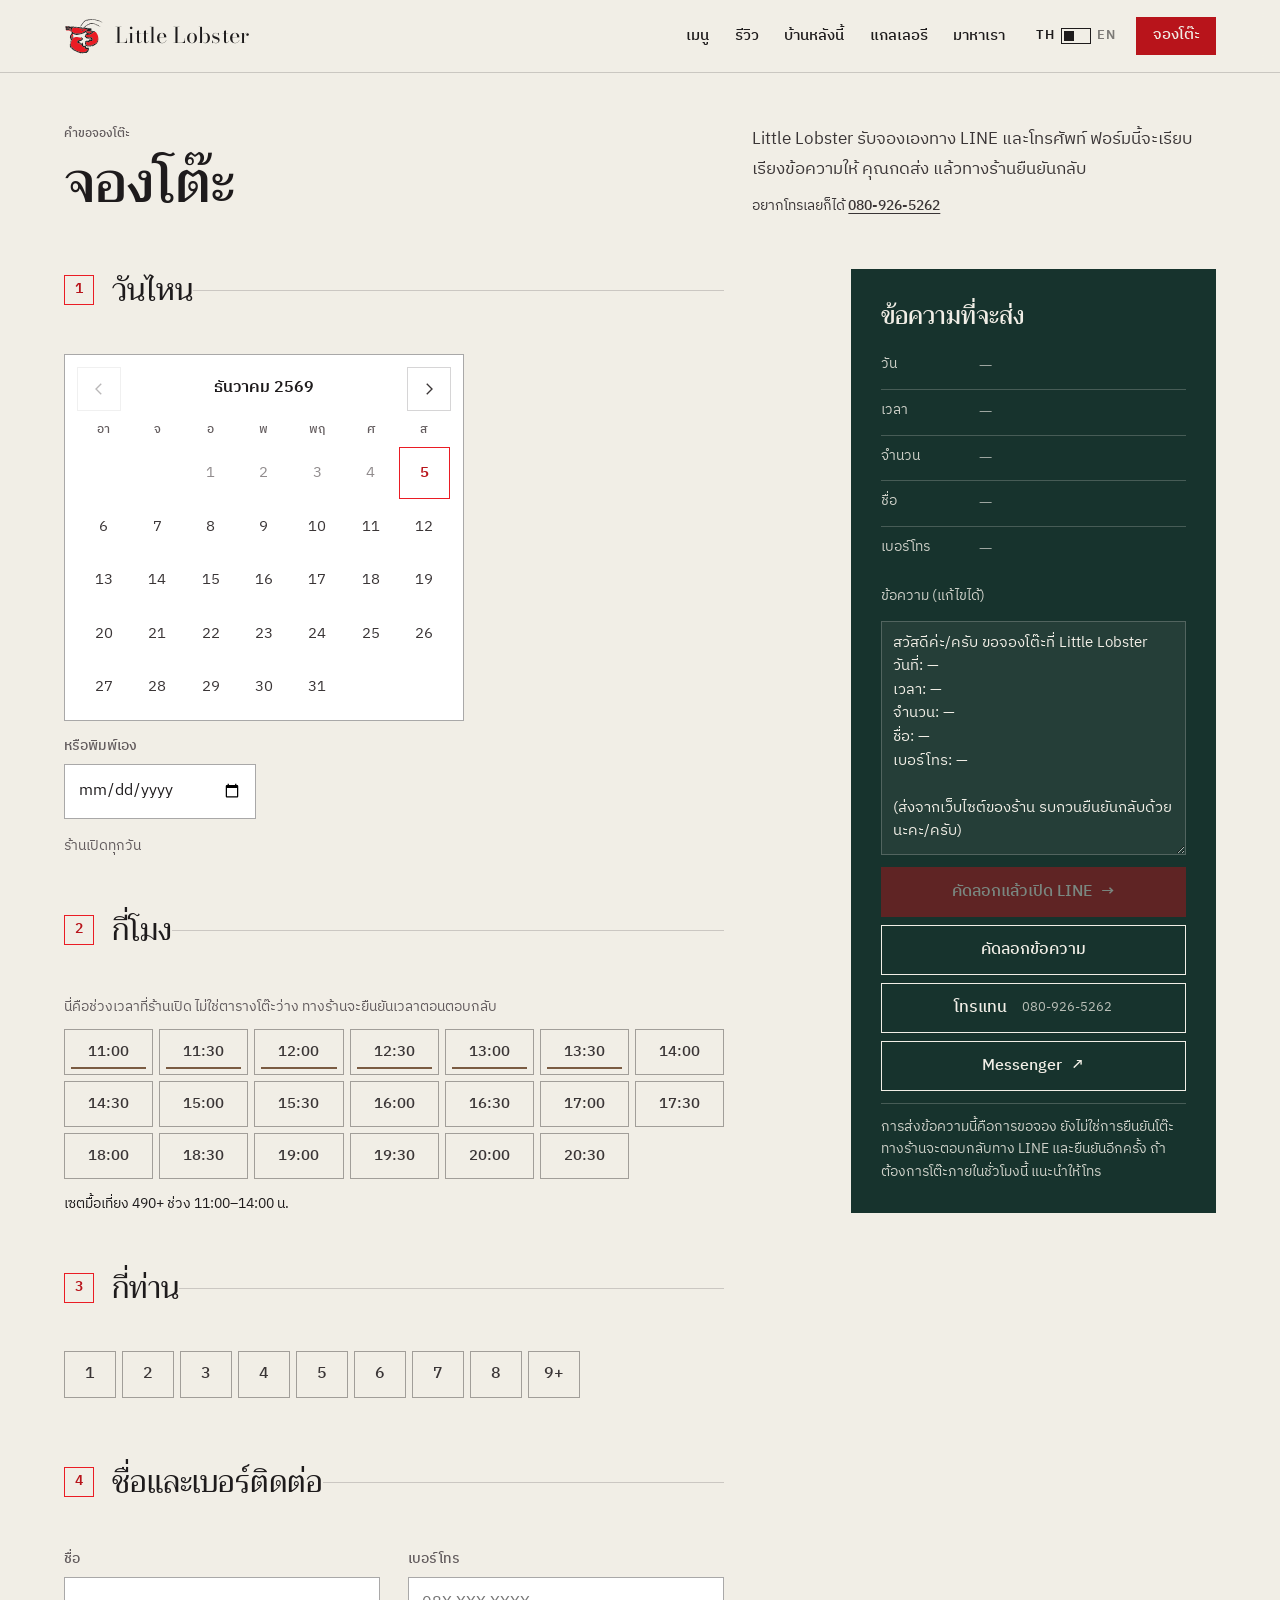
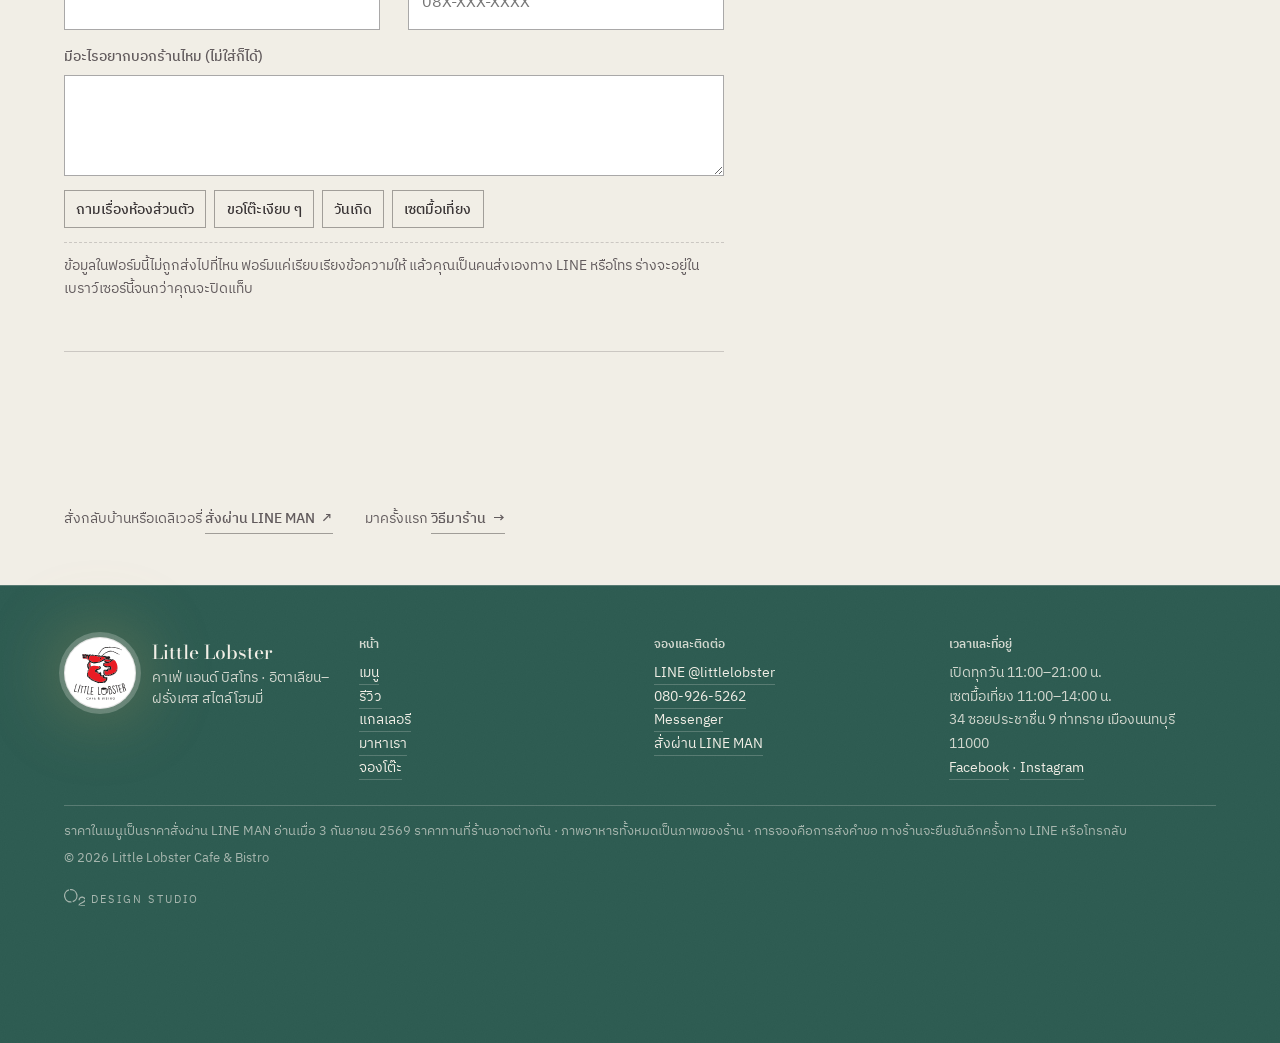
<file: book.html>
<!doctype html>
<html lang="th">
<head>
<meta charset="utf-8">
<script>(function(){var d=document.documentElement;d.className+=' js';
if(location.search.indexOf('flat=1')>-1)d.classList.add('is-flat');
var sm=location.search.match(/shift=(\d+)/);
if(sm){var st=document.createElement('style');st.textContent='html{margin-top:-'+sm[1]+'px!important}.head,.actbar,.loader,.gate{display:none!important}';document.head.appendChild(st);}
try{if(location.search.indexOf('static=1')<0&&!matchMedia('(prefers-reduced-motion: reduce)').matches){d.classList.add('has-motion');}else{d.classList.add('has-no-motion');}}catch(e){}})();</script>
<meta name="viewport" content="width=device-width, initial-scale=1, viewport-fit=cover">
<title data-en="Book a table — Little Lobster Cafe &amp; Bistro">จองโต๊ะ — Little Lobster Cafe &amp; Bistro</title>
<meta name="description" data-en="Write your booking request for Little Lobster: date, time, party size and a note. The form composes the message; you send it to the restaurant on LINE or by phone, and they confirm." content="เขียนคำขอจองโต๊ะที่ Little Lobster วันที่ เวลา จำนวนคน และหมายเหตุ ฟอร์มจะเรียบเรียงข้อความให้ คุณส่งให้ร้านทาง LINE หรือโทร แล้วทางร้านยืนยันกลับ">
<meta name="theme-color" content="#2C5A50">
<link rel="canonical" href="https://mpc0367.github.io/Little-Lobster/book.html">
<meta property="og:type" content="website">
<meta property="og:site_name" content="Little Lobster Cafe &amp; Bistro">
<meta property="og:locale" content="th_TH">
<meta property="og:title" content="จองโต๊ะ — Little Lobster Cafe &amp; Bistro">
<meta property="og:description" content="เขียนคำขอจองโต๊ะ แล้วส่งให้ร้านทาง LINE หรือโทร 080-926-5262 · ซอยประชาชื่น 9 นนทบุรี">
<meta property="og:url" content="https://mpc0367.github.io/Little-Lobster/book.html">
<meta property="og:image" content="https://mpc0367.github.io/Little-Lobster/img/og-little-lobster.jpg">
<meta property="og:image:width" content="1200">
<meta property="og:image:height" content="630">
<meta name="twitter:card" content="summary_large_image">
<link rel="icon" href="favicon.svg" type="image/svg+xml">
<link rel="apple-touch-icon" href="img/brand/apple-touch-icon.png">
<link rel="manifest" href="site.webmanifest">
<link rel="preconnect" href="https://fonts.googleapis.com">
<link rel="preconnect" href="https://fonts.gstatic.com" crossorigin>
<link rel="stylesheet" href="https://fonts.googleapis.com/css2?family=Bodoni+Moda:ital,opsz,wght@0,6..96,400..800;1,6..96,400..800&family=Trirong:wght@400;500;600&family=IBM+Plex+Sans+Thai:wght@400;500;600&display=swap">
<link rel="stylesheet" href="css/ll.css">
<!--#data-->
<script>window.LL_DATA={"hours": {"days": "daily", "open": "11:00", "close": "21:00", "source": "Venue's own Facebook captions (two reels: ร้านเปิดทุกวัน เวลา 11.00-21.00 น.) and its pavement A-board — level 1; Google Business Profile agrees (11 AM–9 PM, level 2); two independent reviewers agree. Wongnai (level 4) and the LINE MAN storefront show 20:30, printed here only as the delivery cut-off. Decision recorded in SOURCES.md §I.", "delivery_last": "20:30", "delivery_note_th": "สั่งเดลิเวอรี่ผ่าน LINE MAN ได้ถึง 20:30 น.", "delivery_note_en": "LINE MAN delivery orders until 20:30", "callahead_th": "มาช่วงค่ำ โทรเช็กก่อนได้ว่าครัวยังเปิดไหม 080-926-5262", "callahead_en": "Coming late? Call 080-926-5262 to check the kitchen"}, "phone": "+66809265262", "line": "https://lin.ee/DI4BNDZ", "booking": {"endpoint": "", "token": "CHANGE-ME-BEFORE-DEPLOYING"}};</script>
<!--/data-->
</head>
<body>
<!--#p:top-->
<a class="skip" href="#main" data-en="Skip to content">ข้ามไปยังเนื้อหา</a>

<header class="head" data-head>
  <div class="wrap head__in">
    <a class="head__mark" href="index.html" data-nav="index.html" aria-label="Little Lobster — หน้าแรก" data-en-aria-label="Little Lobster — home">
      <svg aria-hidden="true" viewBox="0 0 454 415"><use href="#ll-mark"/></svg>
      <span class="head__name">Little Lobster</span>
    </a>
    <nav class="head__nav" aria-label="เมนูหลัก" data-en-aria-label="Main">
      <a class="head__link" href="menu.html" data-nav="menu.html" data-en="Menu">เมนู</a>
      <a class="head__link" href="reviews.html" data-nav="reviews.html" data-en="Reviews">รีวิว</a>
      <a class="head__link" href="index.html#house" data-en="The house">บ้านหลังนี้</a>
      <a class="head__link" href="gallery.html" data-nav="gallery.html" data-en="Gallery">แกลเลอรี</a>
      <a class="head__link" href="visit.html" data-nav="visit.html" data-en="Visit">มาหาเรา</a>
    </nav>
    <div class="head__right">
      <button class="langsw" type="button" data-lang-toggle aria-label="เปลี่ยนเป็นภาษาอังกฤษ" data-en-aria-label="Switch to Thai">
        <span class="langsw__side" data-side="th" aria-hidden="true">TH</span>
        <span class="langsw__track" aria-hidden="true"><i class="langsw__thumb"></i></span>
        <span class="langsw__side" data-side="en" aria-hidden="true">EN</span>
      </button>
      <a class="btn btn--primary head__cta" href="book.html" data-nav="book.html"><span data-en="Book a table">จองโต๊ะ</span></a>
      <button class="burger" type="button" aria-expanded="false" aria-controls="mobilemenu" aria-label="เปิดเมนู" data-en-aria-label="Open menu"><i></i><i></i></button>
    </div>
  </div>
</header>

<div class="panel" id="mobilemenu" data-open="false" aria-hidden="true" role="dialog" aria-modal="true" aria-label="เมนูนำทาง" data-en-aria-label="Navigation">
  <a class="panel__link" href="menu.html" data-en="Menu">เมนู</a>
  <a class="panel__link" href="reviews.html" data-en="Reviews">รีวิว</a>
  <a class="panel__link" href="index.html#house" data-en="The house">บ้านหลังนี้</a>
  <a class="panel__link" href="gallery.html" data-en="Gallery">แกลเลอรี</a>
  <a class="panel__link" href="visit.html" data-en="Visit">มาหาเรา</a>
  <div class="panel__meta">
    <p><span data-en="Open daily 11:00–21:00">เปิดทุกวัน 11:00–21:00 น.</span> · <a href="tel:+66809265262"><span data-tel-label>080-926-5262</span></a></p>
    <p>34 <span data-en="Soi Prachachuen 9, Tha Sai, Nonthaburi">ซอยประชาชื่น 9 ท่าทราย นนทบุรี</span></p>
    <p><a href="https://www.facebook.com/LittleLlobster/" target="_blank" rel="noopener">Facebook</a> · <a href="https://www.instagram.com/littlelobster2020/" target="_blank" rel="noopener">Instagram</a></p>
    <a class="btn btn--primary panel__cta" href="book.html"><span data-en="Book a table">จองโต๊ะ</span><span class="btn__arrow" aria-hidden="true">→</span></a>
  </div>
</div>

<div class="curtain plaster" aria-hidden="true" data-curtain data-state="">
  <div class="curtain__disc disc"><svg viewBox="0 0 900 900" aria-hidden="true"><use href="#ll-lockup"/></svg></div>
</div>
<!--/p:top-->

<main id="main" class="book-page">

<section class="sec sec--tight" aria-labelledby="book-h">
  <div class="wrap book__head">
    <div>
      <p class="eyebrow" data-en="Booking request">คำขอจองโต๊ะ</p>
      <h1 id="book-h" data-en="Book a table">จองโต๊ะ</h1>
    </div>
    <div class="book__how">
      <p data-intro-nosheet data-en="Little Lobster takes its bookings itself, on LINE and by phone. This form writes the message for you; you send it, and the restaurant confirms.">Little Lobster รับจองเองทาง LINE และโทรศัพท์ ฟอร์มนี้จะเรียบเรียงข้อความให้ คุณกดส่ง แล้วทางร้านยืนยันกลับ</p>
      <p data-intro-sheet hidden data-en="Little Lobster takes its bookings itself. Fill this in and it goes straight to the restaurant's booking sheet; staff read it there and confirm on LINE or by phone.">Little Lobster รับจองเอง กรอกฟอร์มนี้แล้วส่ง ข้อมูลจะเข้าตารางรับจองของร้านโดยตรง พนักงานจะอ่านแล้วยืนยันกลับทาง LINE หรือโทรกลับ</p>
      <p class="small muted"><span data-en="Prefer to just call?">อยากโทรเลยก็ได้</span> <a href="tel:+66809265262"><span data-tel-label>080-926-5262</span></a></p>
    </div>
  </div>
</section>

<div class="wrap book__layout">

  <form class="book" id="bookform" novalidate data-book>
    <p class="sr-only" aria-live="polite" data-book-live></p>

    <!-- 1 ---------------------------------------------------------------- -->
    <fieldset class="bstep" data-step="1">
      <legend><i aria-hidden="true">1</i> <span data-en="Which day?">วันไหน</span></legend>
      <div class="cal" data-cal>
        <div class="cal__bar">
          <button class="cal__nav" type="button" data-cal-prev aria-label="เดือนก่อนหน้า" data-en-aria-label="Previous month"><svg viewBox="0 0 24 24" fill="none" stroke="currentColor" stroke-width="1.8" aria-hidden="true"><path d="M15 5l-7 7 7 7"/></svg></button>
          <p class="cal__month" data-cal-month></p>
          <button class="cal__nav" type="button" data-cal-next aria-label="เดือนถัดไป" data-en-aria-label="Next month"><svg viewBox="0 0 24 24" fill="none" stroke="currentColor" stroke-width="1.8" aria-hidden="true"><path d="M9 5l7 7-7 7"/></svg></button>
        </div>
        <table class="cal__grid" role="grid" aria-labelledby="cal-lab">
          <thead><tr data-cal-head></tr></thead>
          <tbody data-cal-body></tbody>
        </table>
        <p class="sr-only" id="cal-lab" data-en="Choose a date">เลือกวันที่</p>
        <p class="sr-only" aria-live="polite" data-cal-live></p>
      </div>
      <label class="bfield bfield--tight cal__typed">
        <span class="bfield__label" data-en="Or type it">หรือพิมพ์เอง</span>
        <input type="date" name="date" id="bdate" required aria-describedby="bdate-err">
      </label>
      <p class="berr" id="bdate-err" hidden data-en="Please choose a date — today or later.">เลือกวันที่ก่อนนะคะ ตั้งแต่วันนี้เป็นต้นไป</p>
      <p class="bnote small muted" data-en="Open every day.">ร้านเปิดทุกวัน</p>
    </fieldset>

    <!-- 2 ---------------------------------------------------------------- -->
    <fieldset class="bstep" data-step="2">
      <legend><i aria-hidden="true">2</i> <span data-en="What time?">กี่โมง</span></legend>
      <p class="bnote small muted" data-en="These are the restaurant's opening hours, not a live table plan — the restaurant confirms the time when it answers.">นี่คือช่วงเวลาที่ร้านเปิด ไม่ใช่ตารางโต๊ะว่าง ทางร้านจะยืนยันเวลาตอนตอบกลับ</p>
      <div class="btimes" role="radiogroup" aria-labelledby="btime-lab" data-times>
        <span class="sr-only" id="btime-lab" data-en="Time">เวลา</span>
      </div>
      <p class="berr" id="btime-err" hidden data-en="Please pick a time.">เลือกเวลาก่อนนะคะ</p>
      <p class="bnote small" data-en="The 490+ lunch set runs 11:00–14:00.">เซตมื้อเที่ยง 490+ ช่วง 11:00–14:00 น.</p>
    </fieldset>

    <!-- 3 ---------------------------------------------------------------- -->
    <fieldset class="bstep" data-step="3">
      <legend><i aria-hidden="true">3</i> <span data-en="How many of you?">กี่ท่าน</span></legend>
      <div class="bparty" role="radiogroup" aria-labelledby="bparty-lab" data-party>
        <span class="sr-only" id="bparty-lab" data-en="Party size">จำนวนคน</span>
      </div>
      <label class="bfield bfield--tight" data-bigparty hidden>
        <span class="bfield__label" data-en="How many exactly?">กี่ท่านคะ</span>
        <input type="number" name="partybig" min="9" max="60" step="1" inputmode="numeric">
      </label>
      <p class="berr" id="bparty-err" hidden data-en="Please say how many of you there are.">บอกจำนวนคนด้วยนะคะ</p>
    </fieldset>

    <!-- 4 ---------------------------------------------------------------- -->
    <fieldset class="bstep" data-step="4">
      <legend><i aria-hidden="true">4</i> <span data-en="Who shall we expect?">ชื่อและเบอร์ติดต่อ</span></legend>
      <div class="bgrid">
        <label class="bfield">
          <span class="bfield__label" data-en="Name">ชื่อ</span>
          <input type="text" name="name" id="bname" required autocomplete="name" aria-describedby="bname-err">
        </label>
        <label class="bfield">
          <span class="bfield__label" data-en="Phone">เบอร์โทร</span>
          <input type="tel" name="phone" id="bphone" required autocomplete="tel" inputmode="tel" placeholder="08X-XXX-XXXX" aria-describedby="bphone-err">
        </label>
      </div>
      <p class="berr" id="bname-err" hidden data-en="Please leave a name so the restaurant knows who to expect.">ใส่ชื่อด้วยนะคะ ทางร้านจะได้รู้ว่าใครมา</p>
      <p class="berr" id="bphone-err" hidden data-en="Please leave a Thai phone number the restaurant can reply to.">ใส่เบอร์โทรในไทยที่ร้านติดต่อกลับได้</p>
      <label class="bfield">
        <span class="bfield__label" data-en="Anything the restaurant should know? (optional)">มีอะไรอยากบอกร้านไหม (ไม่ใส่ก็ได้)</span>
        <textarea name="note" id="bnote" rows="3"></textarea>
      </label>
      <div class="bchips" data-notechips>
        <button class="bchip bchip--sm" type="button" data-note-th="มากันเป็นกลุ่ม ขอถามเรื่องห้องส่วนตัวด้วยครับ/ค่ะ" data-note-en="We're a group — could we ask about the private room?"><span data-en="Ask about the private room">ถามเรื่องห้องส่วนตัว</span></button>
        <button class="bchip bchip--sm" type="button" data-note-th="ขอโต๊ะเงียบ ๆ หน่อยครับ/ค่ะ" data-note-en="A quiet table if possible, please."><span data-en="A quiet table">ขอโต๊ะเงียบ ๆ</span></button>
        <button class="bchip bchip--sm" type="button" data-note-th="มาฉลองวันเกิดครับ/ค่ะ" data-note-en="We're celebrating a birthday."><span data-en="It's a birthday">วันเกิด</span></button>
        <button class="bchip bchip--sm" type="button" data-note-th="สนใจเซตมื้อเที่ยง 490+ ครับ/ค่ะ" data-note-en="We'd like the 490+ lunch set."><span data-en="The 490+ lunch set">เซตมื้อเที่ยง</span></button>
      </div>
      <p class="bprivacy small muted" data-privacy-sheet hidden data-en="Press send and the restaurant receives your date, time, party size, name, phone number, note and which language you were reading in, together with the time you sent it, written into its own booking sheet on its own Google account. Staff read it there and reply to you. It is used for this booking only, is not passed to anyone else and is not used for marketing. Ask them to delete it at any time on 080-926-5262, and the sheet clears anything older than a year on its own. Before you press send, nothing leaves this browser.">เมื่อกดส่ง ทางร้านจะได้รับ วันที่ เวลา จำนวนคน ชื่อ เบอร์โทร หมายเหตุ และภาษาที่คุณใช้ พร้อมเวลาที่คุณกดส่ง โดยบันทึกลงในตารางรับจองบนบัญชี Google ของร้านเอง พนักงานจะอ่านจากตรงนั้นแล้วติดต่อกลับ ข้อมูลนี้ใช้กับการจองครั้งนี้เท่านั้น ไม่ส่งต่อให้ใคร และไม่ใช้เพื่อการตลาด ขอให้ลบเมื่อไหร่ก็ได้ที่ 080-926-5262 และทางร้านตั้งให้ล้างรายการที่เก่ากว่าหนึ่งปีออกเอง · ก่อนกดส่ง ข้อมูลยังไม่ออกจากเบราว์เซอร์นี้</p>
      <p class="bprivacy small muted" data-privacy-nosheet data-en="Nothing here is transmitted anywhere: the form only writes the message, and you send it yourself on LINE or by phone. The draft stays in this browser until you close the tab.">ข้อมูลในฟอร์มนี้ไม่ถูกส่งไปที่ไหน ฟอร์มแค่เรียบเรียงข้อความให้ แล้วคุณเป็นคนส่งเองทาง LINE หรือโทร ร่างจะอยู่ในเบราว์เซอร์นี้จนกว่าคุณจะปิดแท็บ</p>
      <div class="bhp" aria-hidden="true"><label>Leave this empty<input type="text" name="website" tabindex="-1" autocomplete="off"></label></div>
    </fieldset>
  </form>

  <!-- summary ------------------------------------------------------------- -->
  <aside class="bsum" aria-labelledby="bsum-h" data-summary>
    <h2 class="bsum__h" id="bsum-h" data-en="The message you'll send">ข้อความที่จะส่ง</h2>
    <dl class="bsum__list">
      <div><dt data-en="Day">วัน</dt><dd data-sum="date">—</dd></div>
      <div><dt data-en="Time">เวลา</dt><dd data-sum="time">—</dd></div>
      <div><dt data-en="People">จำนวน</dt><dd data-sum="party">—</dd></div>
      <div><dt data-en="Name">ชื่อ</dt><dd data-sum="name">—</dd></div>
      <div><dt data-en="Phone">เบอร์โทร</dt><dd data-sum="phone">—</dd></div>
    </dl>
    <label class="bsum__msglab" for="bmsg" data-en="Message (you can edit it)">ข้อความ (แก้ไขได้)</label>
    <textarea class="bsum__msg" id="bmsg" rows="9" spellcheck="false" data-message></textarea>
    <div class="bsum__send">
      <button class="btn btn--primary" type="button" data-send-sheet hidden>
        <span data-send-sheet-label data-en="Send booking request" data-th="ส่งคำขอจอง">ส่งคำขอจอง</span><span class="btn__arrow" aria-hidden="true">→</span>
      </button>
      <button class="btn btn--primary" type="button" data-send-line>
        <span data-en="Copy and open LINE">คัดลอกแล้วเปิด LINE</span><span class="btn__arrow" aria-hidden="true">→</span>
      </button>
      <button class="btn" type="button" data-copy-msg>
        <span data-copy-msg-label data-en="Copy the message" data-th="คัดลอกข้อความ">คัดลอกข้อความ</span>
      </button>
      <a class="btn" href="tel:+66809265262"><span data-en="Call instead">โทรแทน</span><small data-tel-label>080-926-5262</small></a>
      <a class="btn" href="https://m.me/LittleLlobster" target="_blank" rel="noopener"><span data-en="Messenger">Messenger</span><span class="btn__arrow" aria-hidden="true">↗</span></a>
    </div>
    <p class="bsum__state" data-sendstate hidden></p>
    <p class="bsum__privacy small" data-privacy-link hidden data-en="Sending writes your details into the restaurant's booking sheet — what it keeps, and for how long, is set out in step 4.">การกดส่งจะบันทึกข้อมูลของคุณลงในตารางรับจองของร้าน รายละเอียดว่าเก็บอะไรและนานแค่ไหน อยู่ในขั้นตอนที่ 4</p>
    <p class="bsum__foot small" data-en="Sending this is a request, not a confirmed table. The restaurant replies on LINE and confirms — if you need a table within the hour, please call.">การส่งข้อความนี้คือการขอจอง ยังไม่ใช่การยืนยันโต๊ะ ทางร้านจะตอบกลับทาง LINE และยืนยันอีกครั้ง ถ้าต้องการโต๊ะภายในชั่วโมงนี้ แนะนำให้โทร</p>
  </aside>
</div>

<section class="sec sec--tight">
  <div class="wrap book__also">
    <p class="small muted"><span data-en="Ordering in instead?">สั่งกลับบ้านหรือเดลิเวอรี่</span> <a class="textlink" href="https://www.wongnai.com/delivery/businesses/721221yS/order" target="_blank" rel="noopener"><span data-en="Order on LINE MAN">สั่งผ่าน LINE MAN</span><span class="textlink__arrow" aria-hidden="true">↗</span></a></p>
    <p class="small muted"><span data-en="Finding us for the first time?">มาครั้งแรก</span> <a class="textlink" href="visit.html"><span data-en="How to find the house">วิธีมาร้าน</span><span class="textlink__arrow" aria-hidden="true">→</span></a></p>
  </div>
</section>

</main>

<!--#p:bottom-->
<footer class="foot on-dark plaster">
  <div class="wrap foot__grid">
    <div class="foot__brand">
      <div class="disc disc--lit"><svg viewBox="0 0 900 900" aria-hidden="true"><use href="#ll-lockup"/></svg></div>
      <p><b>Little Lobster</b><span data-en="Cafe &amp; Bistro · Italian–French, home style">คาเฟ่ แอนด์ บิสโทร · อิตาเลียน–ฝรั่งเศส สไตล์โฮมมี่</span></p>
    </div>
    <div class="foot__col">
      <h3 data-en="Pages">หน้า</h3>
      <p><a href="menu.html" data-en="Menu">เมนู</a><br><a href="reviews.html" data-en="Reviews">รีวิว</a><br><a href="gallery.html" data-en="Gallery">แกลเลอรี</a><br><a href="visit.html" data-en="Visit">มาหาเรา</a><br><a href="book.html" data-en="Book a table">จองโต๊ะ</a></p>
    </div>
    <div class="foot__col">
      <h3 data-en="Reserve &amp; contact">จองและติดต่อ</h3>
      <p><a href="https://lin.ee/DI4BNDZ" target="_blank" rel="noopener">LINE @littlelobster</a><br><a href="tel:+66809265262"><span data-tel-label>080-926-5262</span></a><br><a href="https://m.me/LittleLlobster" target="_blank" rel="noopener">Messenger</a><br><a href="https://www.wongnai.com/delivery/businesses/721221yS/order" target="_blank" rel="noopener" data-en="Order on LINE MAN">สั่งผ่าน LINE MAN</a></p>
    </div>
    <div class="foot__col">
      <h3 data-en="Hours &amp; address">เวลาและที่อยู่</h3>
      <p><span data-en="Open daily 11:00–21:00">เปิดทุกวัน 11:00–21:00 น.</span><br><span data-en="Lunch set 11:00–14:00">เซตมื้อเที่ยง 11:00–14:00 น.</span><br>34 <span data-en="Soi Prachachuen 9, Tha Sai, Mueang Nonthaburi, Nonthaburi 11000">ซอยประชาชื่น 9 ท่าทราย เมืองนนทบุรี 11000</span><br><a href="https://www.facebook.com/LittleLlobster/" target="_blank" rel="noopener">Facebook</a> · <a href="https://www.instagram.com/littlelobster2020/" target="_blank" rel="noopener">Instagram</a></p>
    </div>
    <div class="foot__legal">
      <p data-en="Menu prices are the restaurant's LINE MAN delivery prices as read on 3 September 2026; dine-in prices may differ. Every food photograph is the restaurant's own. A booking is a request; the restaurant confirms it on LINE or by phone.">ราคาในเมนูเป็นราคาสั่งผ่าน LINE MAN อ่านเมื่อ 3 กันยายน 2569 ราคาทานที่ร้านอาจต่างกัน · ภาพอาหารทั้งหมดเป็นภาพของร้าน · การจองคือการส่งคำขอ ทางร้านจะยืนยันอีกครั้งทาง LINE หรือโทรกลับ</p>
      <p>© 2026 Little Lobster Cafe &amp; Bistro</p>
      <a class="o2-credit" href="https://o2-designstudio.com/" target="_blank" rel="noopener" lang="en" aria-label="Website by O2 Design Studio (opens in a new tab)"><span class="o2-credit__lockup"><svg class="o2-credit__mark" viewBox="0 0 158.1 129.7" aria-hidden="true" focusable="false"><path fill="currentColor" d="M56.99 99.51A50 50 0 0 1 33.88 2.67L38 10.97A40.84 40.84 0 0 0 52.65 90.75ZM42.27 0.6A50 50 0 0 1 66.45 97.22L62.34 88.93A40.84 40.84 0 0 0 46.59 9.31ZM157.94 74.78L148.9 74.77C147.72 72.56 147.05 70.73 145.23 68.89C138.08 61.67 125.49 63.06 119.44 70.92L118.43 72.68C116.33 76.4 116.59 78.85 116.23 82.89C113.81 83.15 109.39 83.26 107.04 82.84C106.96 80.45 106.94 77.98 107.43 75.63C109.72 64.58 119.41 55.88 130.73 55.04C140.97 54.28 151.46 58.93 156.12 68.39C157.1 70.38 158.02 72.54 157.94 74.78ZM148.84 83.59C151.04 83.14 155.75 83.23 158.04 83.51C157.97 85.63 157.24 87.64 156.34 89.53C153.35 95.79 148.24 98.9 142.26 101.9C137.63 104.22 133.19 106.96 128.53 109.23C126.42 110.25 120.74 112.92 119.24 114.34C116.45 116.97 117.29 117.47 116.13 119.2L114.32 121.49C112.04 121.8 109.41 121.77 107.13 121.51C106.19 114 111.68 108.04 117.74 104.62C124.34 100.89 131.24 97.68 137.85 93.97C143.08 91.03 146.6 89.67 148.84 83.59ZM121.53 120.51C124.54 119.99 135.15 120.36 138.93 120.36C142.92 120.36 154.81 119.99 157.91 120.49L157.85 129.51C154.88 129.77 151.82 129.6 148.83 129.59L135.02 129.59C130.67 129.59 119.91 129.95 116.29 129.48C117.52 126.27 119.99 123.58 121.53 120.51Z"/></svg>Design Studio</span></a>
    </div>
  </div>
</footer>

<nav class="actbar" aria-label="ทางลัด" data-en-aria-label="Quick actions">
  <a href="menu.html"><svg viewBox="0 0 24 24" fill="none" stroke="currentColor" stroke-width="1.6" aria-hidden="true"><path d="M5 4h14v16H5z"/><path d="M8 8h8M8 12h8M8 16h5"/></svg><span data-en="Menu">เมนู</span></a>
  <a class="is-primary" href="book.html"><svg viewBox="0 0 24 24" fill="none" stroke="currentColor" stroke-width="1.6" aria-hidden="true"><path d="M5 5h14v15H5z"/><path d="M5 9h14M9 3v4M15 3v4"/></svg><span data-en="Book">จองโต๊ะ</span></a>
  <a href="https://www.google.com/maps/dir/?api=1&amp;destination=Little%20Lobster%20Cafe%20%26%20Bistro&amp;destination_place_id=ChIJVUuZYU-D4jARj75MVdR4zgg" target="_blank" rel="noopener"><svg viewBox="0 0 24 24" fill="none" stroke="currentColor" stroke-width="1.6" aria-hidden="true"><path d="M12 21s-6-5.5-6-11a6 6 0 0 1 12 0c0 5.5-6 11-6 11z"/><circle cx="12" cy="10" r="2.2"/></svg><span data-en="Directions">นำทาง</span></a>
  <a href="tel:+66809265262"><svg viewBox="0 0 24 24" fill="none" stroke="currentColor" stroke-width="1.6" aria-hidden="true"><path d="M5 4h4l2 5-2.5 1.5a11 11 0 0 0 5 5L15 13l5 2v4a2 2 0 0 1-2 2A16 16 0 0 1 3 6a2 2 0 0 1 2-2z"/></svg><span data-en="Call">โทร</span></a>
</nav>

<div class="lb" data-open="false" aria-hidden="true" role="dialog" aria-modal="true" aria-label="ภาพขยาย" data-en-aria-label="Photo viewer">
  <div class="lb__top">
    <span class="lb__idx num" aria-live="polite"></span>
    <button class="lb__close" type="button" aria-label="ปิด" data-en-aria-label="Close"><svg viewBox="0 0 24 24" fill="none" stroke="currentColor" stroke-width="1.8" aria-hidden="true"><path d="M6 6l12 12M18 6L6 18"/></svg></button>
  </div>
  <div class="lb__stage"></div>
  <div class="lb__bot">
    <p class="lb__cap"></p>
    <div class="lb__nav">
      <button type="button" data-lb-prev aria-label="ภาพก่อนหน้า" data-en-aria-label="Previous"><svg viewBox="0 0 24 24" fill="none" stroke="currentColor" stroke-width="1.8" aria-hidden="true"><path d="M15 5l-7 7 7 7"/></svg></button>
      <button type="button" data-lb-next aria-label="ภาพถัดไป" data-en-aria-label="Next"><svg viewBox="0 0 24 24" fill="none" stroke="currentColor" stroke-width="1.8" aria-hidden="true"><path d="M9 5l7 7-7 7"/></svg></button>
    </div>
  </div>
</div>

<!--#symbols-->
<svg xmlns="http://www.w3.org/2000/svg" style="position:absolute;width:0;height:0;overflow:hidden" aria-hidden="true"><symbol id="ll-mark" viewBox="245 156 453 415"><path fill="#EA1C24" fill-rule="evenodd" d="M444,548 446,548 447,546 452,546 454,544 469,546 469,544 474,544 476,542 483,541 484,539 488,540 489,537 491,538 495,537 496,532 500,533 502,530 504,532 507,526 509,525 509,523 512,521 512,517 511,517 512,508 504,509 504,508 499,508 499,507 492,507 484,503 482,499 480,499 480,486 479,487 472,486 470,485 470,483 467,485 463,485 460,482 451,480 450,474 448,473 448,466 450,462 446,461 446,459 438,460 432,454 429,454 429,453 425,454 421,448 421,443 424,442 423,440 420,440 415,443 411,443 411,441 404,442 399,437 396,436 396,433 395,433 396,421 400,418 401,415 403,415 403,413 406,410 410,408 417,409 417,408 420,408 420,406 426,406 426,405 432,404 433,402 436,402 436,400 440,400 446,397 447,392 444,389 444,387 440,384 439,379 429,378 429,377 424,377 424,376 409,375 409,374 401,374 401,373 375,373 375,374 371,373 371,374 364,375 364,376 361,376 353,380 340,393 338,399 333,405 332,410 328,414 329,415 328,423 326,425 326,428 325,428 325,431 324,431 324,434 323,434 323,437 320,443 320,455 322,455 321,462 320,462 320,469 321,469 320,473 323,476 326,476 327,480 331,481 330,485 328,485 327,488 329,489 330,492 333,492 337,488 338,492 341,493 342,496 345,497 344,499 342,499 342,501 345,503 352,503 350,502 350,500 354,501 355,507 348,507 348,510 352,511 352,510 358,509 358,512 357,512 358,515 368,514 368,516 371,517 371,520 374,520 374,523 378,522 380,526 384,524 384,526 382,527 382,532 391,529 391,531 400,532 401,534 404,534 405,536 409,538 426,540 426,541 421,541 420,544 429,544 429,543 436,541 442,545 445,545ZM560,471 564,471 566,466 562,466 560,468ZM514,470 520,470 520,469 534,470 538,467 547,467 547,465 560,464 564,461 576,461 580,456 584,455 585,452 591,450 592,448 598,448 600,446 604,446 607,442 610,442 610,440 614,438 618,430 618,426 620,425 621,422 624,422 624,419 626,418 624,414 624,409 625,409 626,404 631,407 630,410 628,410 627,414 629,418 632,418 632,413 634,410 634,399 631,396 631,391 630,393 627,393 629,390 634,390 633,388 634,378 633,378 631,363 629,360 627,350 624,347 624,343 621,340 618,332 616,331 612,323 603,314 597,311 594,311 594,315 585,314 585,316 578,317 575,320 573,320 562,332 560,332 556,336 551,337 548,341 542,341 542,343 540,344 520,346 516,348 505,346 504,348 501,348 492,354 491,359 494,361 493,365 495,366 495,368 498,368 497,370 501,370 508,374 531,378 533,379 532,381 534,381 535,378 538,377 540,374 560,376 561,378 563,378 566,384 567,392 570,397 570,404 568,406 568,410 565,413 565,415 560,416 560,417 555,417 555,416 544,416 544,414 538,413 536,417 537,423 536,423 535,428 532,430 532,432 528,432 528,433 525,431 518,432 518,430 515,427 512,427 509,425 505,425 505,426 496,425 496,438 495,440 493,440 493,442 494,442 494,445 496,445 497,447 498,460 500,461 502,465 508,468 512,468ZM582,464 587,464 587,461 582,461ZM616,445 619,444 618,441 621,442 622,439 624,438 624,432 627,429 626,427 622,427 621,436 617,438ZM335,398 336,398 336,393 340,391 340,390 337,390 336,392 335,388 340,389 342,387 338,385 341,380 341,376 342,376 340,370 343,369 343,367 340,367 341,363 346,364 345,367 349,367 349,364 348,364 349,362 347,362 349,358 348,340 347,340 347,337 345,336 342,336 339,339 339,342 334,347 331,348 328,354 329,355 328,360 324,367 328,369 328,375 327,375 328,381 329,381 328,384 331,388 334,388 331,395ZM376,334 381,334 383,332 385,334 387,333 407,333 407,332 408,333 422,332 424,334 425,332 431,331 433,329 450,326 452,322 459,321 461,319 463,320 464,316 468,317 467,314 474,311 476,308 482,306 483,304 486,304 487,302 495,298 499,298 499,297 503,297 503,299 506,298 507,291 510,288 513,288 516,286 512,285 512,286 502,287 499,284 498,286 496,286 493,280 488,280 484,277 480,279 480,278 474,278 472,276 454,277 454,276 450,276 450,274 444,274 444,276 440,278 438,276 432,276 426,272 425,273 416,272 413,270 405,270 405,269 395,268 395,267 389,268 389,266 385,266 385,267 383,266 376,266 376,267 349,266 349,267 340,268 341,271 338,272 338,276 336,276 336,283 332,283 333,289 331,289 330,291 331,293 330,298 332,298 332,300 330,301 329,308 337,312 339,316 341,315 344,316 350,323 357,326 358,328 361,328 363,330 373,332ZM528,331 536,331 541,327 546,328 547,326 551,326 552,324 556,322 556,320 560,316 563,315 563,312 560,312 560,310 555,311 555,310 547,309 546,307 541,310 537,309 536,307 525,308 525,306 523,306 523,308 519,308 520,304 519,305 512,304 508,307 503,306 503,308 499,309 497,314 494,315 494,319 502,318 504,322 507,322 509,324 516,324 517,326 523,328 523,330 528,330ZM326,313 329,312 329,309 327,305 324,306 325,304 321,302 324,300 320,299 321,297 317,294 318,288 320,288 320,283 321,283 320,276 322,276 321,275 322,270 311,270 308,273 309,276 306,276 307,281 305,283 307,285 307,288 309,288 308,296 299,296 299,294 297,294 299,291 296,291 298,290 296,288 293,288 290,291 286,290 285,292 282,290 280,292 278,290 277,291 274,290 273,293 271,293 271,295 268,294 268,296 272,299 296,299 296,298 301,299 311,304 314,304 315,306 322,309ZM526,304 529,304 529,302 532,302 532,300 531,299 527,300ZM452,301 448,300 448,298 446,297 446,291 450,287 456,287 460,291 460,296 457,300ZM264,286 266,286 266,284 269,283 269,280 271,279 272,275 269,276 270,274 268,274 264,278 264,281 263,281ZM293,281 294,281 294,276 295,276 293,270 295,270 294,264 296,263 296,261 292,262 293,266 291,266 290,269 287,269 284,274 287,278 290,277ZM347,264 350,263 352,259 347,260 346,262ZM325,263 328,262 328,259 324,258 324,260 322,259 322,261 324,261ZM279,261 281,260 285,261 287,260 287,258 285,256 273,256 272,258 275,258 275,259 279,258 278,259ZM268,253 272,253 274,251 287,252 288,250 287,249 283,250 284,248 272,247 272,249 267,250Z"/><path fill="currentColor" fill-rule="evenodd" d="M433,557 436,557 438,553 440,554 444,553 444,555 453,556 453,555 464,555 464,554 479,554 479,551 488,552 488,550 495,552 496,554 498,554 498,550 504,551 507,548 507,546 510,543 512,543 511,540 515,538 519,534 519,532 521,532 523,521 526,518 526,509 525,509 525,505 527,504 526,497 525,495 522,495 522,494 516,494 516,495 498,494 495,489 491,473 486,468 474,474 476,475 475,478 472,478 471,477 472,475 469,475 466,472 464,472 462,469 461,449 460,447 458,448 457,441 453,441 456,438 457,438 457,441 459,441 458,435 452,438 450,440 451,441 450,443 447,442 446,446 444,443 443,447 440,446 438,447 438,449 435,449 432,444 432,439 429,433 425,431 421,431 421,432 414,431 415,429 414,425 417,422 420,422 421,421 420,419 424,420 424,417 432,416 434,414 440,413 448,409 457,400 457,397 458,397 457,384 455,382 452,383 448,377 438,375 440,384 444,387 444,389 447,392 446,397 440,400 436,400 436,402 433,402 432,404 429,404 426,406 420,406 420,408 417,408 417,409 410,408 406,410 403,413 403,415 401,415 400,418 396,421 396,424 395,424 396,436 399,437 404,442 411,441 411,443 415,443 420,440 423,440 424,442 421,443 421,448 425,454 429,453 429,454 432,454 438,460 446,459 446,461 450,462 448,466 448,473 450,474 451,480 460,482 463,485 467,485 470,483 470,485 472,486 478,486 478,487 480,486 480,499 482,499 484,503 492,507 499,507 499,508 504,508 504,509 512,508 512,511 511,511 512,521 509,523 509,525 507,526 504,532 503,530 500,533 496,532 496,536 492,538 489,537 488,540 484,539 483,541 476,542 474,544 469,544 469,546 454,544 452,546 447,546 446,548 444,548 445,545 442,545 436,541 429,543 429,544 420,544 421,541 426,541 426,540 409,538 405,536 404,534 401,534 400,532 391,531 391,529 381,532 384,524 380,526 378,522 374,523 374,520 371,520 371,517 368,516 368,514 358,515 357,514 358,509 352,510 352,511 343,511 341,507 347,507 347,508 355,507 354,501 350,500 350,502 352,503 343,502 342,499 344,499 345,497 342,496 342,494 338,492 337,488 333,492 331,492 331,494 329,495 327,494 326,486 330,485 331,481 327,480 327,477 323,476 320,473 321,472 320,462 321,462 322,455 320,455 320,453 317,450 317,446 316,446 317,443 319,442 319,437 317,433 318,429 319,428 323,429 323,433 322,433 322,437 323,437 326,425 328,423 328,418 326,420 326,417 325,417 326,410 328,409 330,409 330,411 332,410 333,405 338,399 340,393 346,388 348,384 351,383 349,382 351,379 351,377 349,376 350,373 346,375 347,372 350,372 350,367 345,367 346,364 341,363 340,367 343,367 343,369 340,370 342,376 341,376 341,380 338,385 342,386 341,387 342,389 335,388 336,392 337,390 340,390 338,393 336,393 336,398 331,395 334,388 331,388 329,386 328,384 329,381 327,377 328,369 324,368 328,360 328,356 329,356 328,354 331,348 334,347 339,342 339,339 342,336 347,337 348,334 352,336 354,339 356,339 357,341 359,340 361,342 364,341 364,342 373,344 374,346 380,345 381,346 380,348 405,346 405,345 409,345 410,343 420,343 423,341 428,343 433,338 435,339 436,337 438,337 439,340 441,340 441,339 447,338 448,337 447,334 450,332 453,332 456,334 463,333 464,331 468,329 466,327 470,323 472,323 471,325 473,324 477,325 480,322 482,323 483,321 485,321 484,319 485,317 493,317 492,315 497,314 499,309 502,309 503,306 508,307 512,304 518,304 518,305 520,304 519,308 523,308 523,306 525,306 525,308 536,307 537,309 541,310 546,307 547,309 551,309 555,311 560,310 560,312 563,312 563,315 560,316 554,324 552,324 551,326 547,326 546,328 541,327 536,331 523,330 523,328 517,326 516,324 509,324 507,322 504,322 502,318 496,318 492,322 493,327 495,327 500,333 505,333 505,335 508,335 508,336 507,338 504,338 502,336 498,339 497,342 495,341 493,344 488,342 484,346 483,351 485,351 485,356 481,361 481,368 483,372 486,375 488,375 487,373 491,374 493,376 491,378 494,379 492,381 497,384 500,384 499,386 504,388 504,385 507,385 511,390 516,389 517,391 520,391 519,389 522,389 522,388 528,389 528,387 531,387 529,389 532,389 532,390 538,390 539,387 542,387 544,389 543,390 540,389 540,391 545,391 546,389 549,388 551,389 550,391 554,393 555,395 554,400 556,400 556,402 552,404 553,403 552,400 533,401 526,406 525,411 524,411 526,415 523,413 522,417 520,415 516,416 515,414 514,415 499,415 499,414 496,415 495,414 495,416 490,417 487,421 487,425 485,424 485,432 486,432 485,437 488,439 488,441 486,440 484,441 485,443 483,443 482,451 492,461 492,463 489,464 486,458 484,457 485,461 487,462 487,466 491,467 495,471 494,473 498,473 502,475 504,478 508,478 508,479 518,478 519,479 522,477 522,475 526,474 527,478 524,481 529,481 528,477 534,480 535,476 536,476 536,480 538,478 540,478 540,480 546,480 552,473 554,473 554,477 556,478 558,472 560,471 560,468 562,466 566,466 563,473 559,476 559,478 562,478 561,480 565,480 569,476 565,478 564,476 570,470 572,470 572,475 574,473 577,474 580,471 586,472 582,466 582,461 590,462 589,467 590,466 593,467 595,463 599,462 599,458 601,456 606,455 612,452 613,450 616,450 615,448 616,440 617,438 621,436 622,427 627,428 626,431 624,432 624,435 625,435 632,421 632,418 629,418 627,414 628,410 630,410 631,407 626,404 625,409 624,409 624,414 626,418 624,419 624,422 620,423 614,438 610,440 610,442 607,442 604,446 600,446 598,448 592,448 591,450 585,452 584,455 580,456 576,461 564,461 560,464 551,464 551,465 547,465 547,467 538,467 534,470 530,470 530,469 514,470 512,468 508,468 502,465 497,457 498,456 497,447 496,445 494,445 494,442 493,442 493,440 495,440 496,438 496,425 499,425 499,426 509,425 509,426 515,427 518,430 518,432 523,432 523,431 527,433 532,432 532,430 535,428 536,423 537,423 536,417 538,413 542,413 544,414 544,416 555,416 555,417 563,416 568,410 568,406 570,404 570,397 567,392 566,384 563,378 561,378 560,376 540,374 538,377 535,378 534,381 532,381 533,379 531,378 512,375 512,374 503,372 501,370 497,370 498,368 495,368 495,366 493,365 494,361 491,359 491,356 494,352 498,351 501,348 504,348 505,346 516,348 520,346 536,345 536,344 542,343 542,341 548,341 551,337 556,336 557,334 562,332 576,318 585,316 585,314 594,315 593,306 589,306 587,304 580,304 579,306 572,308 572,306 565,304 565,306 563,307 564,304 565,303 567,304 568,302 567,301 562,302 561,298 557,302 555,299 555,301 552,303 553,299 556,297 555,296 556,293 554,292 556,290 556,276 554,276 554,274 545,275 546,272 538,272 538,273 534,272 531,275 527,273 519,273 519,272 517,274 512,274 513,272 516,272 516,271 515,270 510,271 509,267 506,267 507,270 509,270 509,272 507,272 505,270 499,269 499,267 494,269 492,266 491,268 486,268 486,267 479,268 478,266 478,267 475,267 474,269 471,269 467,266 464,267 464,265 457,266 457,267 453,266 453,268 449,269 450,266 443,262 427,267 427,263 433,263 435,261 429,262 428,260 426,260 425,262 419,262 418,260 416,262 416,261 411,261 410,259 397,259 396,260 396,258 390,263 388,263 387,259 389,255 386,255 386,259 382,256 380,256 380,258 378,259 378,256 374,257 373,254 368,254 361,259 359,259 359,254 357,254 356,257 350,263 347,264 346,262 348,258 351,257 353,254 355,254 354,252 352,252 353,250 346,250 342,252 342,253 349,252 344,257 341,256 340,253 337,253 337,252 335,253 327,252 328,262 325,263 324,261 322,261 322,259 320,259 321,254 316,255 312,251 305,252 305,256 303,256 302,254 300,254 298,251 294,250 293,248 291,248 287,252 274,251 272,253 267,252 267,250 272,249 272,247 264,248 261,252 261,256 264,257 263,262 262,264 259,265 261,266 262,269 259,269 259,270 261,272 265,272 267,274 272,275 271,279 269,280 269,283 266,284 265,286 266,292 264,293 271,295 271,293 273,293 274,290 275,291 278,290 279,292 282,290 285,292 286,290 290,291 293,288 296,288 298,289 296,291 299,291 297,293 299,294 299,296 308,296 309,288 307,288 307,285 305,283 307,281 306,276 309,276 308,273 311,270 322,270 321,272 322,276 320,276 320,280 321,280 320,288 318,288 317,294 321,297 320,299 324,300 321,302 325,304 324,306 327,305 329,309 329,312 328,312 329,319 331,319 333,324 336,325 332,331 330,332 327,331 327,335 325,336 326,340 322,342 323,347 321,345 319,346 319,349 322,349 322,351 318,350 315,353 315,357 312,358 315,360 311,361 312,362 311,364 315,366 313,367 313,370 315,371 312,370 314,374 312,374 311,376 314,379 313,382 316,383 314,384 316,386 313,388 315,390 319,390 318,391 319,395 321,395 319,396 319,398 320,400 322,400 322,404 323,404 323,407 321,410 321,413 323,413 323,418 321,422 317,423 315,427 313,450 311,452 312,457 310,456 310,459 312,461 312,466 311,466 312,481 313,481 315,488 327,500 329,499 333,503 337,511 346,515 349,519 351,519 352,522 355,522 355,524 353,523 354,526 358,523 360,526 362,526 362,528 375,531 375,534 380,533 381,535 380,537 387,537 388,539 392,539 394,542 400,545 406,546 416,551 419,550 420,552 423,552 423,554 432,555ZM633,399 635,397 634,390 629,390 627,393 630,393 631,391 631,396ZM377,334 363,330 361,328 358,328 357,326 350,323 344,316 342,315 339,316 337,312 329,308 330,301 332,300 332,298 330,298 331,297 330,291 331,289 333,289 332,283 336,283 336,276 338,276 338,272 341,271 340,268 349,267 349,266 355,266 355,267 389,266 389,268 395,267 395,268 401,268 405,270 413,270 416,272 423,272 423,273 426,272 432,276 438,276 440,278 443,277 444,274 450,274 450,276 454,276 454,277 472,276 474,278 480,278 480,279 484,277 488,280 493,280 496,286 498,286 498,284 502,287 512,286 512,285 516,286 516,287 510,288 507,291 506,298 504,299 503,297 495,298 487,302 486,304 483,304 482,306 476,308 474,311 470,312 469,314 467,314 468,317 464,316 463,320 461,319 459,321 452,322 450,326 433,329 431,331 425,332 424,334 422,332 387,333 387,334 383,332 381,334ZM527,304 526,304 527,300 531,299 532,302 529,302 529,304ZM451,301 457,300 460,296 460,291 456,287 450,287 446,291 446,297 448,298 448,300 451,300ZM544,300 543,300 545,296 544,294 547,294 546,300ZM538,299 536,297 543,294 543,296 541,295 540,299ZM551,299 550,297 553,295 550,295 550,294 548,295 548,293 553,292 554,297ZM294,281 290,277 287,278 284,274 287,269 290,269 291,266 293,266 292,262 296,261 296,263 294,264 295,270 293,270 295,274ZM469,266 476,265 476,263 482,260 485,256 487,256 488,254 490,255 491,252 497,248 497,246 499,246 500,244 503,244 504,240 507,241 508,237 512,238 516,236 514,234 517,235 517,234 521,234 520,232 524,232 524,231 526,232 526,229 528,228 529,229 534,228 535,226 540,226 542,224 546,224 547,222 554,223 557,220 558,221 562,220 564,222 565,221 568,221 568,222 578,221 580,223 586,222 588,226 594,225 590,227 593,227 593,228 596,227 601,231 605,231 605,233 606,233 606,230 608,230 607,233 610,234 612,237 616,236 617,238 622,235 622,237 617,239 618,242 620,239 622,239 621,242 624,242 626,244 626,242 629,240 630,243 628,245 632,246 635,244 635,246 639,250 640,248 644,248 644,250 648,250 649,252 647,254 649,256 654,255 655,257 657,255 655,253 654,254 651,253 650,249 644,247 642,244 636,241 636,239 630,238 630,237 627,238 624,234 621,234 618,231 616,232 615,230 610,230 604,227 603,225 595,222 591,218 588,220 582,217 580,218 576,216 573,217 570,215 570,213 569,214 559,213 557,215 555,214 546,215 546,216 543,216 542,218 536,218 536,219 529,220 528,222 529,224 523,224 521,226 514,228 514,230 507,232 507,234 501,237 499,241 497,240 491,245 487,246 487,248 485,248 484,251 482,251 477,257 472,259 471,262 469,262 468,264ZM280,261 272,257 273,256 285,256 287,260ZM428,253 433,253 434,251 436,251 437,247 445,240 445,237 447,236 447,234 453,230 453,227 458,222 459,217 462,215 463,212 465,212 466,207 467,206 469,207 471,204 470,202 473,200 476,200 479,197 478,194 481,195 485,193 486,190 489,191 496,185 497,186 501,185 501,183 502,185 504,185 505,183 512,184 512,183 521,182 521,181 524,182 524,180 534,181 537,179 544,179 544,178 546,178 546,180 547,179 549,180 558,179 559,180 559,179 563,179 567,177 572,178 572,179 578,178 578,177 580,179 586,179 586,178 591,177 591,179 587,179 587,180 595,179 595,180 607,181 607,182 611,180 611,184 612,182 614,184 615,183 618,184 619,186 625,184 625,187 632,183 633,184 632,186 627,187 629,190 633,190 630,188 634,187 635,188 634,190 640,192 641,188 643,187 643,189 645,189 643,193 647,193 647,194 652,193 658,198 665,197 665,199 671,200 671,202 669,203 672,204 673,206 678,205 680,206 680,209 684,207 681,206 679,203 678,204 674,203 674,200 672,198 669,198 661,194 661,192 657,192 655,189 653,189 650,186 638,185 635,182 630,182 630,181 625,180 625,178 624,180 614,179 611,177 590,174 588,172 582,172 582,174 581,173 580,174 579,173 560,174 552,170 546,173 539,172 539,173 532,173 532,174 525,173 525,174 518,174 518,175 503,176 503,177 499,177 499,179 497,179 498,180 497,182 491,181 479,187 477,191 473,192 473,194 469,196 469,199 467,199 467,201 462,205 460,210 458,210 453,216 453,218 448,222 447,226 442,231 442,233 440,234 438,239 435,241 435,243 431,246Z"/></symbol><symbol id="ll-lockup" viewBox="155 152 589 596"><path fill="#EA1C24" fill-rule="evenodd" d="M444,548 446,548 447,546 452,546 454,544 469,546 469,544 474,544 476,542 483,541 484,539 488,540 489,537 491,538 495,537 496,532 500,533 502,530 504,532 507,526 509,525 509,523 512,521 512,517 511,517 512,508 504,509 504,508 499,508 499,507 492,507 484,503 482,499 480,499 480,486 479,487 472,486 470,485 470,483 467,485 463,485 460,482 451,480 450,474 448,473 448,466 450,462 446,461 446,459 438,460 432,454 429,454 429,453 425,454 421,448 421,443 424,442 423,440 420,440 415,443 411,443 411,441 404,442 399,437 396,436 396,433 395,433 396,421 400,418 401,415 403,415 403,413 406,410 410,408 417,409 417,408 420,408 420,406 426,406 426,405 432,404 433,402 436,402 436,400 440,400 446,397 447,392 444,389 444,387 440,384 439,379 429,378 429,377 424,377 424,376 409,375 409,374 401,374 401,373 375,373 375,374 371,373 371,374 364,375 364,376 361,376 353,380 340,393 338,399 333,405 332,410 328,414 329,415 328,423 326,425 326,428 325,428 325,431 324,431 324,434 323,434 323,437 320,443 320,455 322,455 321,462 320,462 320,469 321,469 320,473 323,476 326,476 327,480 331,481 330,485 328,485 327,488 329,489 330,492 333,492 337,488 338,492 341,493 342,496 345,497 344,499 342,499 342,501 345,503 352,503 350,502 350,500 354,501 355,507 348,507 348,510 352,511 352,510 358,509 358,512 357,512 358,515 368,514 368,516 371,517 371,520 374,520 374,523 378,522 380,526 384,524 384,526 382,527 382,532 391,529 391,531 400,532 401,534 404,534 405,536 409,538 426,540 426,541 421,541 420,544 429,544 429,543 436,541 442,545 445,545ZM560,471 564,471 566,466 562,466 560,468ZM514,470 520,470 520,469 534,470 538,467 547,467 547,465 560,464 564,461 576,461 580,456 584,455 585,452 591,450 592,448 598,448 600,446 604,446 607,442 610,442 610,440 614,438 618,430 618,426 620,425 621,422 624,422 624,419 626,418 624,414 624,409 625,409 626,404 631,407 630,410 628,410 627,414 629,418 632,418 632,413 634,410 634,399 631,396 631,391 630,393 627,393 629,390 634,390 633,388 634,378 633,378 631,363 629,360 627,350 624,347 624,343 621,340 618,332 616,331 612,323 603,314 597,311 594,311 594,315 585,314 585,316 578,317 575,320 573,320 562,332 560,332 556,336 551,337 548,341 542,341 542,343 540,344 520,346 516,348 505,346 504,348 501,348 492,354 491,359 494,361 493,365 495,366 495,368 498,368 497,370 501,370 508,374 531,378 533,379 532,381 534,381 535,378 538,377 540,374 560,376 561,378 563,378 566,384 567,392 570,397 570,404 568,406 568,410 565,413 565,415 560,416 560,417 555,417 555,416 544,416 544,414 538,413 536,417 537,423 536,423 535,428 532,430 532,432 528,432 528,433 525,431 518,432 518,430 515,427 512,427 509,425 505,425 505,426 496,425 496,438 495,440 493,440 493,442 494,442 494,445 496,445 497,447 498,460 500,461 502,465 508,468 512,468ZM582,464 587,464 587,461 582,461ZM616,445 619,444 618,441 621,442 622,439 624,438 624,432 627,429 626,427 622,427 621,436 617,438ZM335,398 336,398 336,393 340,391 340,390 337,390 336,392 335,388 340,389 342,387 338,385 341,380 341,376 342,376 340,370 343,369 343,367 340,367 341,363 346,364 345,367 349,367 349,364 348,364 349,362 347,362 349,358 348,340 347,340 347,337 345,336 342,336 339,339 339,342 334,347 331,348 328,354 329,355 328,360 324,367 328,369 328,375 327,375 328,381 329,381 328,384 331,388 334,388 331,395ZM376,334 381,334 383,332 385,334 387,333 407,333 407,332 408,333 422,332 424,334 425,332 431,331 433,329 450,326 452,322 459,321 461,319 463,320 464,316 468,317 467,314 474,311 476,308 482,306 483,304 486,304 487,302 495,298 499,298 499,297 503,297 503,299 506,298 507,291 510,288 513,288 516,286 512,285 512,286 502,287 499,284 498,286 496,286 493,280 488,280 484,277 480,279 480,278 474,278 472,276 454,277 454,276 450,276 450,274 444,274 444,276 440,278 438,276 432,276 426,272 425,273 416,272 413,270 405,270 405,269 395,268 395,267 389,268 389,266 385,266 385,267 383,266 376,266 376,267 349,266 349,267 340,268 341,271 338,272 338,276 336,276 336,283 332,283 333,289 331,289 330,291 331,293 330,298 332,298 332,300 330,301 329,308 337,312 339,316 341,315 344,316 350,323 357,326 358,328 361,328 363,330 373,332ZM528,331 536,331 541,327 546,328 547,326 551,326 552,324 556,322 556,320 560,316 563,315 563,312 560,312 560,310 555,311 555,310 547,309 546,307 541,310 537,309 536,307 525,308 525,306 523,306 523,308 519,308 520,304 519,305 512,304 508,307 503,306 503,308 499,309 497,314 494,315 494,319 502,318 504,322 507,322 509,324 516,324 517,326 523,328 523,330 528,330ZM326,313 329,312 329,309 327,305 324,306 325,304 321,302 324,300 320,299 321,297 317,294 318,288 320,288 320,283 321,283 320,276 322,276 321,275 322,270 311,270 308,273 309,276 306,276 307,281 305,283 307,285 307,288 309,288 308,296 299,296 299,294 297,294 299,291 296,291 298,290 296,288 293,288 290,291 286,290 285,292 282,290 280,292 278,290 277,291 274,290 273,293 271,293 271,295 268,294 268,296 272,299 296,299 296,298 301,299 311,304 314,304 315,306 322,309ZM526,304 529,304 529,302 532,302 532,300 531,299 527,300ZM452,301 448,300 448,298 446,297 446,291 450,287 456,287 460,291 460,296 457,300ZM264,286 266,286 266,284 269,283 269,280 271,279 272,275 269,276 270,274 268,274 264,278 264,281 263,281ZM293,281 294,281 294,276 295,276 293,270 295,270 294,264 296,263 296,261 292,262 293,266 291,266 290,269 287,269 284,274 287,278 290,277ZM347,264 350,263 352,259 347,260 346,262ZM325,263 328,262 328,259 324,258 324,260 322,259 322,261 324,261ZM279,261 281,260 285,261 287,260 287,258 285,256 273,256 272,258 275,258 275,259 279,258 278,259ZM268,253 272,253 274,251 287,252 288,250 287,249 283,250 284,248 272,247 272,249 267,250Z"/><path fill="#1E1B1C" fill-rule="evenodd" d="M314,730 323,730 324,728 327,727 326,725 323,725 322,727 317,728 317,727 314,727 310,722 310,715 313,711 315,710 322,710 323,712 326,711 322,707 312,708 307,714 307,718 306,718 307,724 310,728ZM333,730 337,730 339,724 349,724 351,729 355,730 346,708 342,708 342,711 338,717 338,720ZM364,730 367,730 367,720 377,720 377,717 367,717 367,711 368,710 378,710 378,708 364,708ZM388,730 403,730 403,727 391,727 391,720 402,720 402,717 392,717 391,711 392,710 403,710 403,708 388,708ZM430,730 437,730 440,727 443,730 447,730 442,725 446,718 443,718 441,722 439,722 436,719 440,715 440,709 437,707 432,707 429,710 429,715 431,718 427,720 426,726ZM471,730 480,730 480,729 485,728 486,721 485,719 483,719 483,717 485,716 485,710 483,708 471,708ZM497,730 500,730 500,708 497,708ZM513,730 521,730 525,727 524,719 514,715 514,712 516,710 524,711 525,710 524,708 515,707 512,709 511,716 514,719 522,722 522,726 518,728 512,725 511,728ZM540,730 543,730 543,710 550,710 550,708 533,708 533,710 540,710ZM559,730 563,730 563,720 567,721 571,730 575,730 575,728 570,722 570,719 574,717 574,710 572,708 559,708ZM591,730 600,730 604,728 605,725 607,724 607,714 602,708 592,707 592,708 589,708 585,712 584,723ZM433,728 429,724 431,720 434,720 438,724 437,727ZM596,728 590,726 587,721 587,716 589,712 592,710 599,710 604,715 603,724 600,727ZM475,727 474,727 474,720 483,721 483,725 481,727ZM342,722 340,720 342,718 343,713 345,712 348,722ZM475,717 474,717 474,710 480,710 482,712 482,715 480,717ZM564,717 563,717 563,710 569,710 571,712 571,716ZM434,716 432,714 432,711 435,709 438,711 438,713 437,715ZM432,682 436,682 436,681 444,680 444,679 451,679 451,678 454,678 456,674 454,672 446,672 446,673 437,674 436,672 435,640 434,640 434,604 433,604 433,597 429,595 427,597 427,616 428,616 428,636 429,636 429,673 430,673 430,680ZM359,680 377,679 376,675 356,674 356,668 357,668 359,645 371,645 376,642 375,639 359,639 362,603 379,604 381,600 378,598 357,597 356,602 355,602 355,614 354,614 354,626 353,626 349,677 352,679 359,679ZM479,679 506,677 515,671 518,665 518,661 525,660 531,656 531,654 534,651 534,647 535,647 534,627 533,627 531,620 527,616 522,615 522,614 516,614 515,611 509,607 502,606 502,605 493,605 493,604 474,606 462,612 461,620 462,620 465,667 472,676 479,678ZM550,677 561,676 569,672 575,666 578,660 578,657 579,657 579,641 578,641 577,634 574,628 571,626 571,624 567,622 565,619 563,619 562,617 557,615 560,609 560,605 561,605 561,598 560,598 559,593 552,588 544,588 536,593 536,598 537,598 537,604 538,604 541,626 542,626 542,631 543,631 546,659 547,659 548,672 549,672ZM312,675 340,675 341,674 339,670 320,669 326,608 327,608 327,600 328,600 328,588 326,587 323,587 321,591 320,615 319,615 319,623 318,623 318,631 317,631 317,639 316,639ZM483,673 476,671 471,665 468,624 475,625 475,626 496,626 496,625 501,625 501,624 510,622 512,664 510,665 508,669 504,671 484,672ZM556,670 555,670 553,656 552,656 547,621 556,621 560,623 567,630 570,636 570,639 571,639 571,643 572,643 572,657 571,657 569,664 562,669ZM598,671 604,671 611,667 616,657 616,646 615,646 615,642 614,642 614,639 610,631 591,612 591,610 589,609 587,605 587,601 586,601 586,594 589,589 595,589 599,594 602,594 604,592 604,589 599,584 587,583 582,587 581,592 580,592 581,607 583,611 585,612 585,614 588,616 588,618 603,633 603,635 606,638 608,648 609,648 609,659 608,659 608,662 604,665 600,665 598,663 596,654 594,652 591,652 589,654 589,659 590,659 592,666ZM283,664 288,664 288,661 289,661 289,654 290,654 290,647 291,647 291,640 292,640 292,633 293,633 294,618 295,618 298,594 310,595 310,591 307,589 302,589 302,588 297,588 297,587 292,587 292,586 283,586 282,588 283,591 292,593 288,624 287,624 287,630 286,630 286,637 285,637 285,644 284,644 284,651 283,651 283,657 282,657ZM246,663 251,662 253,646 254,646 254,641 255,641 255,636 256,636 256,630 257,630 257,625 258,625 258,620 259,620 259,615 260,615 260,610 261,610 261,605 262,605 263,594 264,593 270,594 270,595 276,594 276,592 272,589 260,587 257,585 248,586 248,590 255,591 258,593 257,593 257,598 256,598 256,603 255,603 255,608 254,608 254,613 253,613 253,618 252,618 252,623 251,623 251,628 250,628 250,634 249,634 249,639 248,639 248,644 247,644 247,649 246,649 246,654 245,654 245,659 244,659ZM661,657 674,656 674,655 681,654 688,650 687,647 681,647 675,650 666,651 660,623 663,623 665,621 668,621 674,618 675,613 670,613 663,617 658,618 652,591 651,591 650,584 649,584 650,582 654,582 654,581 658,581 658,580 662,580 666,578 667,575 664,573 645,577 642,580ZM212,656 216,656 219,653 222,640 223,640 223,637 224,637 224,634 227,628 227,624 228,624 228,621 231,615 231,611 232,611 232,608 235,602 235,598 236,598 236,595 239,589 239,585 242,579 242,574 239,574 239,573 235,574 233,584 230,590 230,594 229,594 229,597 228,597 228,600 225,606 225,610 224,610 224,613 223,613 223,616 220,622 220,626 219,626 219,629 218,629 218,632 215,638 215,642 214,642 214,645 211,651ZM520,655 518,654 516,620 523,621 526,624 527,629 528,629 528,643 529,643 528,649 525,653ZM636,654 641,654 642,650 641,650 639,637 637,634 637,629 636,629 636,625 635,625 635,621 634,621 634,617 633,617 633,613 632,613 632,609 631,609 631,605 630,605 630,601 629,601 629,597 628,597 628,593 627,593 627,589 625,585 628,583 636,582 636,578 628,577 628,578 610,581 609,587 620,586 620,590 621,590 624,607 625,607 625,611 626,611 629,628 630,628ZM191,650 198,650 200,646 195,643 182,642 181,640 182,640 182,635 183,635 187,615 189,612 190,604 192,601 192,597 194,594 194,590 195,590 198,576 199,576 200,569 201,569 199,564 195,565 195,568 194,568 194,571 191,577 184,608 181,614 181,618 178,624 178,628 177,628 175,638 174,638 174,643 173,643 174,647 176,648 186,648 186,649 191,649ZM701,650 706,650 707,644 706,644 705,636 703,633 702,625 700,622 700,618 699,618 699,614 697,610 697,604 704,604 705,606 707,606 707,608 709,609 711,613 711,616 713,618 714,624 716,626 716,629 720,637 725,637 726,632 723,628 720,616 718,614 718,611 715,605 709,599 705,598 709,590 709,576 708,576 706,568 704,567 702,563 698,561 689,560 689,561 680,563 679,568 680,568 682,580 684,583 690,611 692,614 692,618 693,618 693,622 695,625 695,629 696,629 696,633 698,636ZM547,614 545,610 543,595 551,594 554,597 555,604 554,604 553,610ZM695,597 692,591 692,587 691,587 691,583 690,583 690,579 689,579 689,575 687,571 688,566 696,567 700,571 701,577 702,577 701,593 697,597ZM433,557 436,557 438,553 440,554 444,553 444,555 453,556 453,555 464,555 464,554 479,554 479,551 488,552 488,550 495,552 496,554 498,554 498,550 504,551 507,548 507,546 510,543 512,543 511,540 515,538 519,534 519,532 521,532 523,521 526,518 526,509 525,509 525,505 527,504 526,497 525,495 522,495 522,494 516,494 516,495 498,494 495,489 491,473 486,468 474,474 476,475 475,478 472,478 471,477 472,475 469,475 466,472 464,472 462,469 461,449 460,447 458,448 457,441 453,441 456,438 457,438 457,441 459,441 458,435 452,438 450,440 451,441 450,443 447,442 446,446 444,443 443,447 440,446 438,447 438,449 435,449 432,444 432,439 429,433 425,431 421,431 421,432 414,431 415,429 414,425 417,422 420,422 421,421 420,419 424,420 424,417 432,416 434,414 440,413 448,409 457,400 457,397 458,397 457,384 455,382 452,383 448,377 438,375 440,384 444,387 444,389 447,392 446,397 440,400 436,400 436,402 433,402 432,404 429,404 426,406 420,406 420,408 417,408 417,409 410,408 406,410 403,413 403,415 401,415 400,418 396,421 396,424 395,424 396,436 399,437 404,442 411,441 411,443 415,443 420,440 423,440 424,442 421,443 421,448 425,454 429,453 429,454 432,454 438,460 446,459 446,461 450,462 448,466 448,473 450,474 451,480 460,482 463,485 467,485 470,483 470,485 472,486 478,486 478,487 480,486 480,499 482,499 484,503 492,507 499,507 499,508 504,508 504,509 512,508 512,511 511,511 512,521 509,523 509,525 507,526 504,532 503,530 500,533 496,532 496,536 492,538 489,537 488,540 484,539 483,541 476,542 474,544 469,544 469,546 454,544 452,546 447,546 446,548 444,548 445,545 442,545 436,541 429,543 429,544 420,544 421,541 426,541 426,540 409,538 405,536 404,534 401,534 400,532 391,531 391,529 381,532 384,524 380,526 378,522 374,523 374,520 371,520 371,517 368,516 368,514 358,515 357,514 358,509 352,510 352,511 343,511 341,507 347,507 347,508 355,507 354,501 350,500 350,502 352,503 343,502 342,499 344,499 345,497 342,496 342,494 338,492 337,488 333,492 331,492 331,494 329,495 327,494 326,486 330,485 331,481 327,480 327,477 323,476 320,473 321,472 320,462 321,462 322,455 320,455 320,453 317,450 317,446 316,446 317,443 319,442 319,437 317,433 318,429 319,428 323,429 323,433 322,433 322,437 323,437 326,425 328,423 328,418 326,420 326,417 325,417 326,410 328,409 330,409 330,411 332,410 333,405 338,399 340,393 346,388 348,384 351,383 349,382 351,379 351,377 349,376 350,373 346,375 347,372 350,372 350,367 345,367 346,364 341,363 340,367 343,367 343,369 340,370 342,376 341,376 341,380 338,385 342,386 341,387 342,389 335,388 336,392 337,390 340,390 338,393 336,393 336,398 331,395 334,388 331,388 329,386 328,384 329,381 327,377 328,369 324,368 328,360 328,356 329,356 328,354 331,348 334,347 339,342 339,339 342,336 347,337 348,334 352,336 354,339 356,339 357,341 359,340 361,342 364,341 364,342 373,344 374,346 380,345 381,346 380,348 405,346 405,345 409,345 410,343 420,343 423,341 428,343 433,338 435,339 436,337 438,337 439,340 441,340 441,339 447,338 448,337 447,334 450,332 453,332 456,334 463,333 464,331 468,329 466,327 470,323 472,323 471,325 473,324 477,325 480,322 482,323 483,321 485,321 484,319 485,317 493,317 492,315 497,314 499,309 502,309 503,306 508,307 512,304 518,304 518,305 520,304 519,308 523,308 523,306 525,306 525,308 536,307 537,309 541,310 546,307 547,309 551,309 555,311 560,310 560,312 563,312 563,315 560,316 554,324 552,324 551,326 547,326 546,328 541,327 536,331 523,330 523,328 517,326 516,324 509,324 507,322 504,322 502,318 496,318 492,322 493,327 495,327 500,333 505,333 505,335 508,335 508,336 507,338 504,338 502,336 498,339 497,342 495,341 493,344 488,342 484,346 483,351 485,351 485,356 481,361 481,368 483,372 486,375 488,375 487,373 491,374 493,376 491,378 494,379 492,381 497,384 500,384 499,386 504,388 504,385 507,385 511,390 516,389 517,391 520,391 519,389 522,389 522,388 528,389 528,387 531,387 529,389 532,389 532,390 538,390 539,387 542,387 544,389 543,390 540,389 540,391 545,391 546,389 549,388 551,389 550,391 554,393 555,395 554,400 556,400 556,402 552,404 553,403 552,400 533,401 526,406 525,411 524,411 526,415 523,413 522,417 520,415 516,416 515,414 514,415 499,415 499,414 496,415 495,414 495,416 490,417 487,421 487,425 485,424 485,432 486,432 485,437 488,439 488,441 486,440 484,441 485,443 483,443 482,451 492,461 492,463 489,464 486,458 484,457 485,461 487,462 487,466 491,467 495,471 494,473 498,473 502,475 504,478 508,478 508,479 518,478 519,479 522,477 522,475 526,474 527,478 524,481 529,481 528,477 534,480 535,476 536,476 536,480 538,478 540,478 540,480 546,480 552,473 554,473 554,477 556,478 558,472 560,471 560,468 562,466 566,466 563,473 559,476 559,478 562,478 561,480 565,480 569,476 565,478 564,476 570,470 572,470 572,475 574,473 577,474 580,471 586,472 582,466 582,461 590,462 589,467 590,466 593,467 595,463 599,462 599,458 601,456 606,455 612,452 613,450 616,450 615,448 616,440 617,438 621,436 622,427 627,428 626,431 624,432 624,435 625,435 632,421 632,418 629,418 627,414 628,410 630,410 631,407 626,404 625,409 624,409 624,414 626,418 624,419 624,422 620,423 614,438 610,440 610,442 607,442 604,446 600,446 598,448 592,448 591,450 585,452 584,455 580,456 576,461 564,461 560,464 551,464 551,465 547,465 547,467 538,467 534,470 530,470 530,469 514,470 512,468 508,468 502,465 497,457 498,456 497,447 496,445 494,445 494,442 493,442 493,440 495,440 496,438 496,425 499,425 499,426 509,425 509,426 515,427 518,430 518,432 523,432 523,431 527,433 532,432 532,430 535,428 536,423 537,423 536,417 538,413 542,413 544,414 544,416 555,416 555,417 563,416 568,410 568,406 570,404 570,397 567,392 566,384 563,378 561,378 560,376 540,374 538,377 535,378 534,381 532,381 533,379 531,378 512,375 512,374 503,372 501,370 497,370 498,368 495,368 495,366 493,365 494,361 491,359 491,356 494,352 498,351 501,348 504,348 505,346 516,348 520,346 536,345 536,344 542,343 542,341 548,341 551,337 556,336 557,334 562,332 576,318 585,316 585,314 594,315 593,306 589,306 587,304 580,304 579,306 572,308 572,306 565,304 565,306 563,307 564,304 565,303 567,304 568,302 567,301 562,302 561,298 557,302 555,299 555,301 552,303 553,299 556,297 555,296 556,293 554,292 556,290 556,276 554,276 554,274 545,275 546,272 538,272 538,273 534,272 531,275 527,273 519,273 519,272 517,274 512,274 513,272 516,272 516,271 515,270 510,271 509,267 506,267 507,270 509,270 509,272 507,272 505,270 499,269 499,267 494,269 492,266 491,268 486,268 486,267 479,268 478,266 478,267 475,267 474,269 471,269 467,266 464,267 464,265 457,266 457,267 453,266 453,268 449,269 450,266 443,262 427,267 427,263 433,263 435,261 429,262 428,260 426,260 425,262 419,262 418,260 416,262 416,261 411,261 410,259 397,259 396,260 396,258 390,263 388,263 387,259 389,255 386,255 386,259 382,256 380,256 380,258 378,259 378,256 374,257 373,254 368,254 361,259 359,259 359,254 357,254 356,257 350,263 347,264 346,262 348,258 351,257 353,254 355,254 354,252 352,252 353,250 346,250 342,252 342,253 349,252 344,257 341,256 340,253 337,253 337,252 335,253 327,252 328,262 325,263 324,261 322,261 322,259 320,259 321,254 316,255 312,251 305,252 305,256 303,256 302,254 300,254 298,251 294,250 293,248 291,248 287,252 274,251 272,253 267,252 267,250 272,249 272,247 264,248 261,252 261,256 264,257 263,262 262,264 259,265 261,266 262,269 259,269 259,270 261,272 265,272 267,274 272,275 271,279 269,280 269,283 266,284 265,286 266,292 264,293 271,295 271,293 273,293 274,290 275,291 278,290 279,292 282,290 285,292 286,290 290,291 293,288 296,288 298,289 296,291 299,291 297,293 299,294 299,296 308,296 309,288 307,288 307,285 305,283 307,281 306,276 309,276 308,273 311,270 322,270 321,272 322,276 320,276 320,280 321,280 320,288 318,288 317,294 321,297 320,299 324,300 321,302 325,304 324,306 327,305 329,309 329,312 328,312 329,319 331,319 333,324 336,325 332,331 330,332 327,331 327,335 325,336 326,340 322,342 323,347 321,345 319,346 319,349 322,349 322,351 318,350 315,353 315,357 312,358 315,360 311,361 312,362 311,364 315,366 313,367 313,370 315,371 312,370 314,374 312,374 311,376 314,379 313,382 316,383 314,384 316,386 313,388 315,390 319,390 318,391 319,395 321,395 319,396 319,398 320,400 322,400 322,404 323,404 323,407 321,410 321,413 323,413 323,418 321,422 317,423 315,427 313,450 311,452 312,457 310,456 310,459 312,461 312,466 311,466 312,481 313,481 315,488 327,500 329,499 333,503 337,511 346,515 349,519 351,519 352,522 355,522 355,524 353,523 354,526 358,523 360,526 362,526 362,528 375,531 375,534 380,533 381,535 380,537 387,537 388,539 392,539 394,542 400,545 406,546 416,551 419,550 420,552 423,552 423,554 432,555ZM633,399 635,397 634,390 629,390 627,393 630,393 631,391 631,396ZM377,334 363,330 361,328 358,328 357,326 350,323 344,316 342,315 339,316 337,312 329,308 330,301 332,300 332,298 330,298 331,297 330,291 331,289 333,289 332,283 336,283 336,276 338,276 338,272 341,271 340,268 349,267 349,266 355,266 355,267 389,266 389,268 395,267 395,268 401,268 405,270 413,270 416,272 423,272 423,273 426,272 432,276 438,276 440,278 443,277 444,274 450,274 450,276 454,276 454,277 472,276 474,278 480,278 480,279 484,277 488,280 493,280 496,286 498,286 498,284 502,287 512,286 512,285 516,286 516,287 510,288 507,291 506,298 504,299 503,297 495,298 487,302 486,304 483,304 482,306 476,308 474,311 470,312 469,314 467,314 468,317 464,316 463,320 461,319 459,321 452,322 450,326 433,329 431,331 425,332 424,334 422,332 387,333 387,334 383,332 381,334ZM527,304 526,304 527,300 531,299 532,302 529,302 529,304ZM451,301 457,300 460,296 460,291 456,287 450,287 446,291 446,297 448,298 448,300 451,300ZM544,300 543,300 545,296 544,294 547,294 546,300ZM538,299 536,297 543,294 543,296 541,295 540,299ZM551,299 550,297 553,295 550,295 550,294 548,295 548,293 553,292 554,297ZM294,281 290,277 287,278 284,274 287,269 290,269 291,266 293,266 292,262 296,261 296,263 294,264 295,270 293,270 295,274ZM469,266 476,265 476,263 482,260 485,256 487,256 488,254 490,255 491,252 497,248 497,246 499,246 500,244 503,244 504,240 507,241 508,237 512,238 516,236 514,234 517,235 517,234 521,234 520,232 524,232 524,231 526,232 526,229 528,228 529,229 534,228 535,226 540,226 542,224 546,224 547,222 554,223 557,220 558,221 562,220 564,222 565,221 568,221 568,222 578,221 580,223 586,222 588,226 594,225 590,227 593,227 593,228 596,227 601,231 605,231 605,233 606,233 606,230 608,230 607,233 610,234 612,237 616,236 617,238 622,235 622,237 617,239 618,242 620,239 622,239 621,242 624,242 626,244 626,242 629,240 630,243 628,245 632,246 635,244 635,246 639,250 640,248 644,248 644,250 648,250 649,252 647,254 649,256 654,255 655,257 657,255 655,253 654,254 651,253 650,249 644,247 642,244 636,241 636,239 630,238 630,237 627,238 624,234 621,234 618,231 616,232 615,230 610,230 604,227 603,225 595,222 591,218 588,220 582,217 580,218 576,216 573,217 570,215 570,213 569,214 559,213 557,215 555,214 546,215 546,216 543,216 542,218 536,218 536,219 529,220 528,222 529,224 523,224 521,226 514,228 514,230 507,232 507,234 501,237 499,241 497,240 491,245 487,246 487,248 485,248 484,251 482,251 477,257 472,259 471,262 469,262 468,264ZM280,261 272,257 273,256 285,256 287,260ZM428,253 433,253 434,251 436,251 437,247 445,240 445,237 447,236 447,234 453,230 453,227 458,222 459,217 462,215 463,212 465,212 466,207 467,206 469,207 471,204 470,202 473,200 476,200 479,197 478,194 481,195 485,193 486,190 489,191 496,185 497,186 501,185 501,183 502,185 504,185 505,183 512,184 512,183 521,182 521,181 524,182 524,180 534,181 537,179 544,179 544,178 546,178 546,180 547,179 549,180 558,179 559,180 559,179 563,179 567,177 572,178 572,179 578,178 578,177 580,179 586,179 586,178 591,177 591,179 587,179 587,180 595,179 595,180 607,181 607,182 611,180 611,184 612,182 614,184 615,183 618,184 619,186 625,184 625,187 632,183 633,184 632,186 627,187 629,190 633,190 630,188 634,187 635,188 634,190 640,192 641,188 643,187 643,189 645,189 643,193 647,193 647,194 652,193 658,198 665,197 665,199 671,200 671,202 669,203 672,204 673,206 678,205 680,206 680,209 684,207 681,206 679,203 678,204 674,203 674,200 672,198 669,198 661,194 661,192 657,192 655,189 653,189 650,186 638,185 635,182 630,182 630,181 625,180 625,178 624,180 614,179 611,177 590,174 588,172 582,172 582,174 581,173 580,174 579,173 560,174 552,170 546,173 539,172 539,173 532,173 532,174 525,173 525,174 518,174 518,175 503,176 503,177 499,177 499,179 497,179 498,180 497,182 491,181 479,187 477,191 473,192 473,194 469,196 469,199 467,199 467,201 462,205 460,210 458,210 453,216 453,218 448,222 447,226 442,231 442,233 440,234 438,239 435,241 435,243 431,246Z"/></symbol></svg>
<!--/symbols-->
<!--/p:bottom-->
<script src="js/ll.js" defer></script>
</body>
</html>
</file>
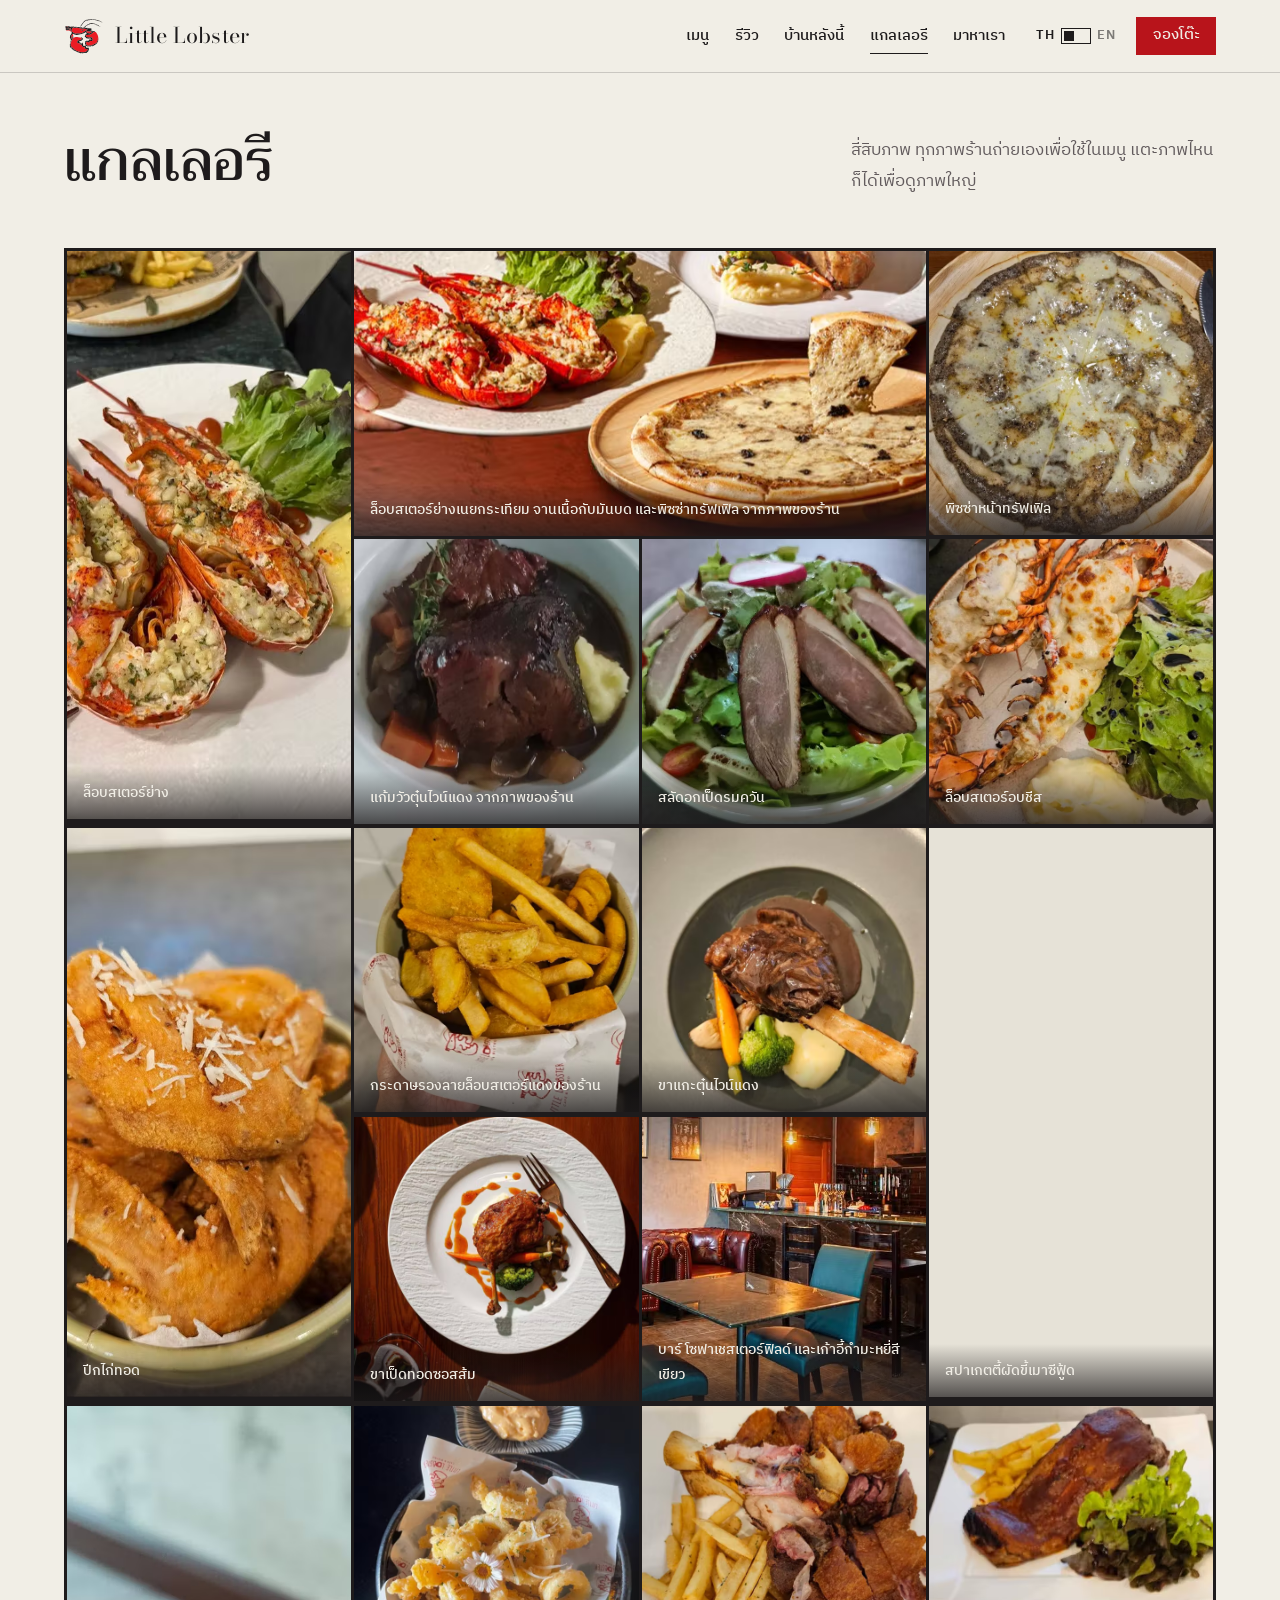
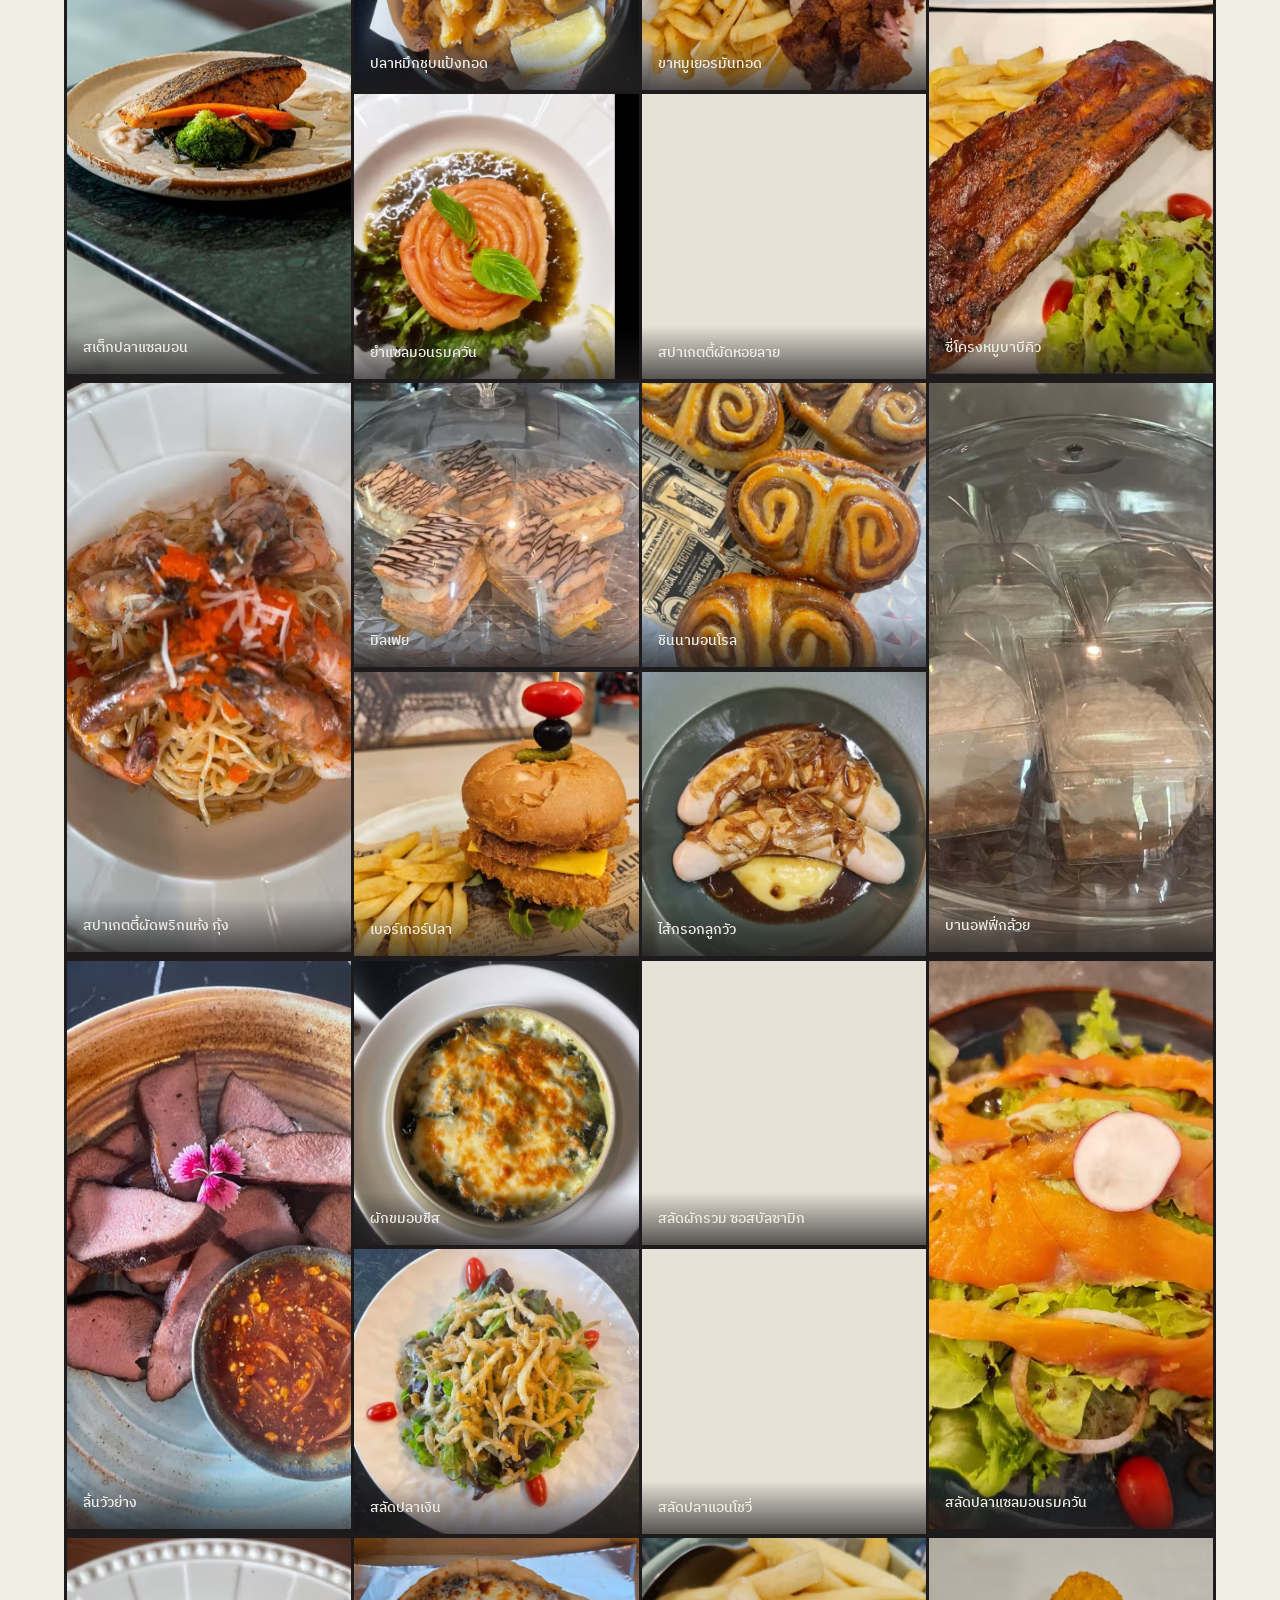
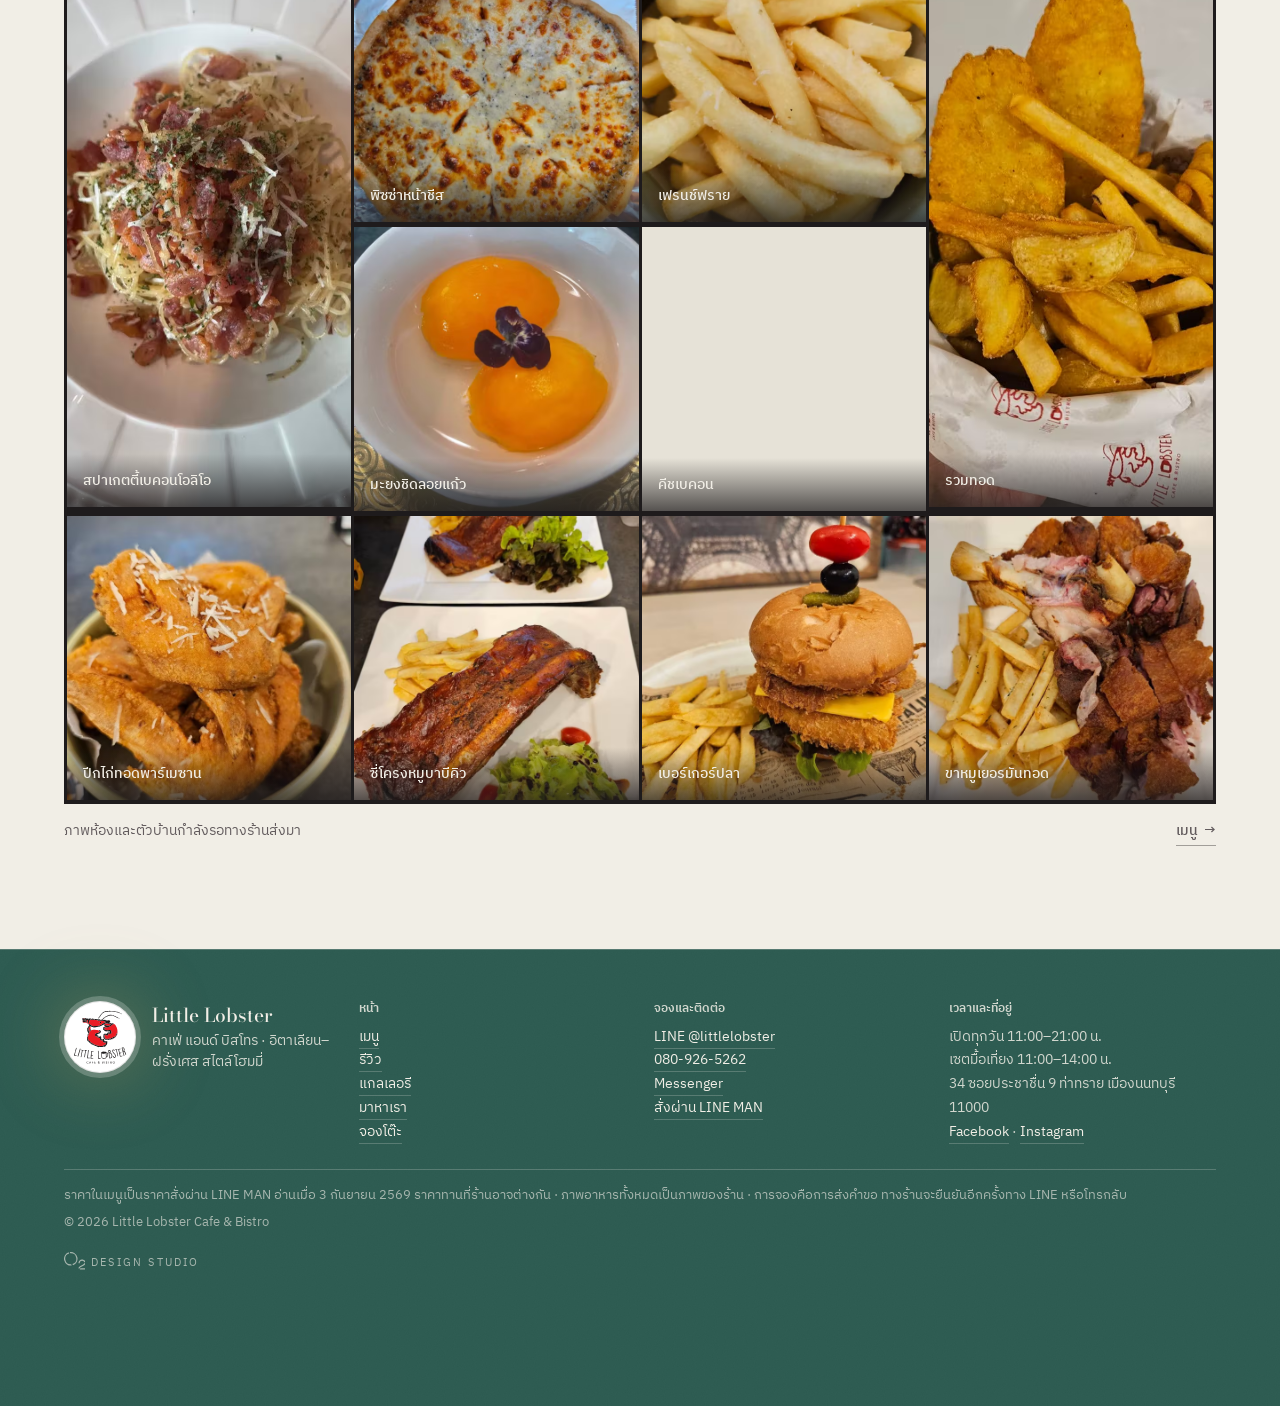
<file: gallery.html>
<!doctype html>
<html lang="th">
<head>
<meta charset="utf-8">
<script>(function(){var d=document.documentElement;d.className+=' js';
if(location.search.indexOf('flat=1')>-1)d.classList.add('is-flat');
var sm=location.search.match(/shift=(\d+)/);
if(sm){var st=document.createElement('style');st.textContent='html{margin-top:-'+sm[1]+'px!important}.head,.actbar,.loader,.gate{display:none!important}';document.head.appendChild(st);}
try{if(location.search.indexOf('static=1')<0&&!matchMedia('(prefers-reduced-motion: reduce)').matches){d.classList.add('has-motion');}else{d.classList.add('has-no-motion');}}catch(e){}})();</script>
<meta name="viewport" content="width=device-width, initial-scale=1, viewport-fit=cover">
<title data-en="Gallery — Little Lobster Cafe &amp; Bistro">แกลเลอรี — Little Lobster Cafe &amp; Bistro</title>
<meta name="description" data-en="Forty photographs of Little Lobster's food, all taken by the restaurant: lobster, pasta, steaks, braises, salads and desserts." content="ภาพอาหารของ Little Lobster สี่สิบภาพ ถ่ายโดยร้านเอง ล็อบสเตอร์ พาสต้า สเต็ก ตุ๋นไวน์แดง สลัด และของหวาน">
<meta name="theme-color" content="#2C5A50">
<link rel="canonical" href="https://mpc0367.github.io/Little-Lobster/gallery.html">
<meta property="og:type" content="website">
<meta property="og:site_name" content="Little Lobster Cafe &amp; Bistro">
<meta property="og:locale" content="th_TH">
<meta property="og:title" content="แกลเลอรี — Little Lobster">
<meta property="og:description" content="ภาพอาหารของร้าน ถ่ายโดยร้านเอง">
<meta property="og:url" content="https://mpc0367.github.io/Little-Lobster/gallery.html">
<meta property="og:image" content="https://mpc0367.github.io/Little-Lobster/img/og-little-lobster.jpg">
<meta property="og:image:width" content="1200">
<meta property="og:image:height" content="630">
<meta name="twitter:card" content="summary_large_image">
<link rel="icon" href="favicon.svg" type="image/svg+xml">
<link rel="apple-touch-icon" href="img/brand/apple-touch-icon.png">
<link rel="manifest" href="site.webmanifest">
<link rel="preconnect" href="https://fonts.googleapis.com">
<link rel="preconnect" href="https://fonts.gstatic.com" crossorigin>
<link rel="stylesheet" href="https://fonts.googleapis.com/css2?family=Bodoni+Moda:ital,opsz,wght@0,6..96,400..800;1,6..96,400..800&family=Trirong:wght@400;500;600&family=IBM+Plex+Sans+Thai:wght@400;500;600&display=swap">
<link rel="stylesheet" href="css/ll.css">
<!--#data-->
<script>window.LL_DATA={"hours": {"days": "daily", "open": "11:00", "close": "21:00", "source": "Venue's own Facebook captions (two reels: ร้านเปิดทุกวัน เวลา 11.00-21.00 น.) and its pavement A-board — level 1; Google Business Profile agrees (11 AM–9 PM, level 2); two independent reviewers agree. Wongnai (level 4) and the LINE MAN storefront show 20:30, printed here only as the delivery cut-off. Decision recorded in SOURCES.md §I.", "delivery_last": "20:30", "delivery_note_th": "สั่งเดลิเวอรี่ผ่าน LINE MAN ได้ถึง 20:30 น.", "delivery_note_en": "LINE MAN delivery orders until 20:30", "callahead_th": "มาช่วงค่ำ โทรเช็กก่อนได้ว่าครัวยังเปิดไหม 080-926-5262", "callahead_en": "Coming late? Call 080-926-5262 to check the kitchen"}, "phone": "+66809265262", "line": "https://lin.ee/DI4BNDZ"};</script>
<!--/data-->
</head>
<body>
<!--#p:top-->
<a class="skip" href="#main" data-en="Skip to content">ข้ามไปยังเนื้อหา</a>

<header class="head" data-head>
  <div class="wrap head__in">
    <a class="head__mark" href="index.html" data-nav="index.html" aria-label="Little Lobster — หน้าแรก" data-en-aria-label="Little Lobster — home">
      <svg aria-hidden="true" viewBox="0 0 454 415"><use href="#ll-mark"/></svg>
      <span class="head__name">Little Lobster</span>
    </a>
    <nav class="head__nav" aria-label="เมนูหลัก" data-en-aria-label="Main">
      <a class="head__link" href="menu.html" data-nav="menu.html" data-en="Menu">เมนู</a>
      <a class="head__link" href="reviews.html" data-nav="reviews.html" data-en="Reviews">รีวิว</a>
      <a class="head__link" href="index.html#house" data-en="The house">บ้านหลังนี้</a>
      <a class="head__link" href="gallery.html" data-nav="gallery.html" aria-current="page" data-en="Gallery">แกลเลอรี</a>
      <a class="head__link" href="visit.html" data-nav="visit.html" data-en="Visit">มาหาเรา</a>
    </nav>
    <div class="head__right">
      <button class="langsw" type="button" data-lang-toggle aria-label="เปลี่ยนเป็นภาษาอังกฤษ" data-en-aria-label="Switch to Thai">
        <span class="langsw__side" data-side="th" aria-hidden="true">TH</span>
        <span class="langsw__track" aria-hidden="true"><i class="langsw__thumb"></i></span>
        <span class="langsw__side" data-side="en" aria-hidden="true">EN</span>
      </button>
      <a class="btn btn--primary head__cta" href="book.html" data-nav="book.html"><span data-en="Book a table">จองโต๊ะ</span></a>
      <button class="burger" type="button" aria-expanded="false" aria-controls="mobilemenu" aria-label="เปิดเมนู" data-en-aria-label="Open menu"><i></i><i></i></button>
    </div>
  </div>
</header>

<div class="panel" id="mobilemenu" data-open="false" aria-hidden="true" role="dialog" aria-modal="true" aria-label="เมนูนำทาง" data-en-aria-label="Navigation">
  <a class="panel__link" href="menu.html" data-en="Menu">เมนู</a>
  <a class="panel__link" href="reviews.html" data-en="Reviews">รีวิว</a>
  <a class="panel__link" href="index.html#house" data-en="The house">บ้านหลังนี้</a>
  <a class="panel__link" href="gallery.html" data-en="Gallery">แกลเลอรี</a>
  <a class="panel__link" href="visit.html" data-en="Visit">มาหาเรา</a>
  <div class="panel__meta">
    <p><span data-en="Open daily 11:00–21:00">เปิดทุกวัน 11:00–21:00 น.</span> · <a href="tel:+66809265262"><span data-tel-label>080-926-5262</span></a></p>
    <p>34 <span data-en="Soi Prachachuen 9, Tha Sai, Nonthaburi">ซอยประชาชื่น 9 ท่าทราย นนทบุรี</span></p>
    <p><a href="https://www.facebook.com/LittleLlobster/" target="_blank" rel="noopener">Facebook</a> · <a href="https://www.instagram.com/littlelobster2020/" target="_blank" rel="noopener">Instagram</a></p>
    <a class="btn btn--primary panel__cta" href="book.html"><span data-en="Book a table">จองโต๊ะ</span><span class="btn__arrow" aria-hidden="true">→</span></a>
  </div>
</div>

<div class="curtain plaster" aria-hidden="true" data-curtain data-state="">
  <div class="curtain__disc disc"><svg viewBox="0 0 900 900" aria-hidden="true"><use href="#ll-lockup"/></svg></div>
</div>
<!--/p:top-->

<main id="main">
<section class="gal" aria-labelledby="gal-h">
  <div class="wrap">
    <div class="sec-head">
      <h1 id="gal-h" data-en="Gallery">แกลเลอรี</h1>
      <p class="sec-head__aside muted" data-en="Forty photographs, every one taken by the restaurant for its own menu. Tap any of them to see it large.">สี่สิบภาพ ทุกภาพร้านถ่ายเองเพื่อใช้ในเมนู แตะภาพไหนก็ได้เพื่อดูภาพใหญ่</p>
    </div>
    <div class="board gal__board">
<!--#gallery-->
<figure class="tile tall"><picture><source type="image/avif" srcset="img/grilled-lobster-garlic-butter-640.avif 640w, img/grilled-lobster-garlic-butter-1000.avif 1000w, img/grilled-lobster-garlic-butter-1109.avif 1109w" sizes="(max-width: 900px) 50vw, 25vw"><img src="img/grilled-lobster-garlic-butter-1000.jpg" srcset="img/grilled-lobster-garlic-butter-640.jpg 640w, img/grilled-lobster-garlic-butter-1000.jpg 1000w, img/grilled-lobster-garlic-butter-1109.jpg 1109w" sizes="(max-width: 900px) 50vw, 25vw" width="1109" height="1479" alt="ล็อบสเตอร์ย่าง" data-en-alt="Grilled Canadian Lobster, garlic butter" loading="lazy" decoding="async" data-slug="grilled-lobster-garlic-butter" data-full="img/grilled-lobster-garlic-butter-1109.jpg"></picture><figcaption class="tile__cap"><b data-en="Grilled Canadian Lobster, garlic butter">ล็อบสเตอร์ย่าง</b></figcaption><button type="button" data-lb="img/grilled-lobster-garlic-butter-1109.jpg" data-lb-cap="ล็อบสเตอร์ย่าง" data-lb-cap-en="Grilled Canadian Lobster, garlic butter" aria-label="ดูรูป ล็อบสเตอร์ย่าง" data-en-aria-label="View photo: Grilled Canadian Lobster, garlic butter"></button></figure>
<figure class="tile wide"><picture><source type="image/avif" srcset="img/studio-table-640.avif 640w, img/studio-table-1000.avif 1000w, img/studio-table-1080.avif 1080w" sizes="(max-width: 900px) 100vw, 50vw"><img src="img/studio-table-1000.jpg" srcset="img/studio-table-640.jpg 640w, img/studio-table-1000.jpg 1000w, img/studio-table-1080.jpg 1080w" sizes="(max-width: 900px) 100vw, 50vw" width="1080" height="742" alt="ล็อบสเตอร์ย่างเนยกระเทียม จานเนื้อกับมันบด และพิซซ่าทรัฟเฟิล จากภาพของร้าน" data-en-alt="Grilled lobster, a beef plate with mash and truffle pizza, from the restaurant&#x27;s own photograph" loading="lazy" decoding="async" data-slug="studio-table" data-full="img/studio-table-1080.jpg"></picture><figcaption class="tile__cap"><b data-en="Grilled lobster, a beef plate with mash and truffle pizza, from the restaurant&#x27;s own photograph">ล็อบสเตอร์ย่างเนยกระเทียม จานเนื้อกับมันบด และพิซซ่าทรัฟเฟิล จากภาพของร้าน</b></figcaption><button type="button" data-lb="img/studio-table-1080.jpg" data-lb-cap="ล็อบสเตอร์ย่างเนยกระเทียม จานเนื้อกับมันบด และพิซซ่าทรัฟเฟิล จากภาพของร้าน" data-lb-cap-en="Grilled lobster, a beef plate with mash and truffle pizza, from the restaurant&#x27;s own photograph" aria-label="ดูรูป ล็อบสเตอร์ย่างเนยกระเทียม จานเนื้อกับมันบด และพิซซ่าทรัฟเฟิล จากภาพของร้าน" data-en-aria-label="View photo: Grilled lobster, a beef plate with mash and truffle pizza, from the restaurant&#x27;s own photograph"></button></figure>
<figure class="tile "><picture><source type="image/avif" srcset="img/truffle-pizza-640.avif 640w, img/truffle-pizza-1000.avif 1000w, img/truffle-pizza-1400.avif 1400w" sizes="(max-width: 900px) 50vw, 25vw"><img src="img/truffle-pizza-1000.jpg" srcset="img/truffle-pizza-640.jpg 640w, img/truffle-pizza-1000.jpg 1000w, img/truffle-pizza-1400.jpg 1400w" sizes="(max-width: 900px) 50vw, 25vw" width="1400" height="1866" alt="พิซซ่าหน้าทรัฟเฟิล" data-en-alt="Truffle pizza" loading="lazy" decoding="async" data-slug="truffle-pizza" data-full="img/truffle-pizza-1400.jpg"></picture><figcaption class="tile__cap"><b data-en="Truffle pizza">พิซซ่าหน้าทรัฟเฟิล</b></figcaption><button type="button" data-lb="img/truffle-pizza-1400.jpg" data-lb-cap="พิซซ่าหน้าทรัฟเฟิล" data-lb-cap-en="Truffle pizza" aria-label="ดูรูป พิซซ่าหน้าทรัฟเฟิล" data-en-aria-label="View photo: Truffle pizza"></button></figure>
<figure class="tile "><picture><source type="image/avif" srcset="img/beef-cheek-fb-640.avif 640w, img/beef-cheek-fb-1000.avif 1000w" sizes="(max-width: 900px) 50vw, 25vw"><img src="img/beef-cheek-fb-1000.jpg" srcset="img/beef-cheek-fb-640.jpg 640w, img/beef-cheek-fb-1000.jpg 1000w" sizes="(max-width: 900px) 50vw, 25vw" width="1000" height="1000" alt="แก้มวัวตุ๋นไวน์แดง จากภาพของร้าน" data-en-alt="Beef cheek in red wine, from the restaurant&#x27;s own photograph" loading="lazy" decoding="async" data-slug="beef-cheek-fb" data-full="img/beef-cheek-fb-1000.jpg"></picture><figcaption class="tile__cap"><b data-en="Beef cheek in red wine, from the restaurant&#x27;s own photograph">แก้มวัวตุ๋นไวน์แดง จากภาพของร้าน</b></figcaption><button type="button" data-lb="img/beef-cheek-fb-1000.jpg" data-lb-cap="แก้มวัวตุ๋นไวน์แดง จากภาพของร้าน" data-lb-cap-en="Beef cheek in red wine, from the restaurant&#x27;s own photograph" aria-label="ดูรูป แก้มวัวตุ๋นไวน์แดง จากภาพของร้าน" data-en-aria-label="View photo: Beef cheek in red wine, from the restaurant&#x27;s own photograph"></button></figure>
<figure class="tile "><picture><source type="image/avif" srcset="img/smoked-duck-salad-640.avif 640w, img/smoked-duck-salad-1000.avif 1000w, img/smoked-duck-salad-1400.avif 1400w" sizes="(max-width: 900px) 50vw, 25vw"><img src="img/smoked-duck-salad-1000.jpg" srcset="img/smoked-duck-salad-640.jpg 640w, img/smoked-duck-salad-1000.jpg 1000w, img/smoked-duck-salad-1400.jpg 1400w" sizes="(max-width: 900px) 50vw, 25vw" width="1400" height="1050" alt="สลัดอกเป็ดรมควัน" data-en-alt="Smoked duck salad" loading="lazy" decoding="async" data-slug="smoked-duck-salad" data-full="img/smoked-duck-salad-1400.jpg"></picture><figcaption class="tile__cap"><b data-en="Smoked duck salad">สลัดอกเป็ดรมควัน</b></figcaption><button type="button" data-lb="img/smoked-duck-salad-1400.jpg" data-lb-cap="สลัดอกเป็ดรมควัน" data-lb-cap-en="Smoked duck salad" aria-label="ดูรูป สลัดอกเป็ดรมควัน" data-en-aria-label="View photo: Smoked duck salad"></button></figure>
<figure class="tile "><picture><source type="image/avif" srcset="img/lobster-baked-cheese-640.avif 640w, img/lobster-baked-cheese-1000.avif 1000w, img/lobster-baked-cheese-1108.avif 1108w" sizes="(max-width: 900px) 50vw, 25vw"><img src="img/lobster-baked-cheese-1000.jpg" srcset="img/lobster-baked-cheese-640.jpg 640w, img/lobster-baked-cheese-1000.jpg 1000w, img/lobster-baked-cheese-1108.jpg 1108w" sizes="(max-width: 900px) 50vw, 25vw" width="1108" height="1477" alt="ล็อบสเตอร์อบชีส" data-en-alt="Lobster baked with cheese" loading="lazy" decoding="async" data-slug="lobster-baked-cheese" data-full="img/lobster-baked-cheese-1108.jpg"></picture><figcaption class="tile__cap"><b data-en="Lobster baked with cheese">ล็อบสเตอร์อบชีส</b></figcaption><button type="button" data-lb="img/lobster-baked-cheese-1108.jpg" data-lb-cap="ล็อบสเตอร์อบชีส" data-lb-cap-en="Lobster baked with cheese" aria-label="ดูรูป ล็อบสเตอร์อบชีส" data-en-aria-label="View photo: Lobster baked with cheese"></button></figure>
<figure class="tile tall"><picture><source type="image/avif" srcset="img/chicken-wings-parmesan-640.avif 640w, img/chicken-wings-parmesan-1000.avif 1000w, img/chicken-wings-parmesan-1400.avif 1400w" sizes="(max-width: 900px) 50vw, 25vw"><img src="img/chicken-wings-parmesan-1000.jpg" srcset="img/chicken-wings-parmesan-640.jpg 640w, img/chicken-wings-parmesan-1000.jpg 1000w, img/chicken-wings-parmesan-1400.jpg 1400w" sizes="(max-width: 900px) 50vw, 25vw" width="1400" height="1866" alt="ปีกไก่ทอด" data-en-alt="Chicken wings, parmesan" loading="lazy" decoding="async" data-slug="chicken-wings-parmesan" data-full="img/chicken-wings-parmesan-1400.jpg"></picture><figcaption class="tile__cap"><b data-en="Chicken wings, parmesan">ปีกไก่ทอด</b></figcaption><button type="button" data-lb="img/chicken-wings-parmesan-1400.jpg" data-lb-cap="ปีกไก่ทอด" data-lb-cap-en="Chicken wings, parmesan" aria-label="ดูรูป ปีกไก่ทอด" data-en-aria-label="View photo: Chicken wings, parmesan"></button></figure>
<figure class="tile "><picture><source type="image/avif" srcset="img/paper-fries-sq-640.avif 640w, img/paper-fries-sq-1000.avif 1000w, img/paper-fries-sq-1400.avif 1400w" sizes="(max-width: 900px) 50vw, 25vw"><img src="img/paper-fries-sq-1000.jpg" srcset="img/paper-fries-sq-640.jpg 640w, img/paper-fries-sq-1000.jpg 1000w, img/paper-fries-sq-1400.jpg 1400w" sizes="(max-width: 900px) 50vw, 25vw" width="1400" height="1400" alt="กระดาษรองลายล็อบสเตอร์แดงของร้าน" data-en-alt="The restaurant&#x27;s own red-lobster paper" loading="lazy" decoding="async" data-slug="paper-fries-sq" data-full="img/paper-fries-sq-1400.jpg"></picture><figcaption class="tile__cap"><b data-en="The restaurant&#x27;s own red-lobster paper">กระดาษรองลายล็อบสเตอร์แดงของร้าน</b></figcaption><button type="button" data-lb="img/paper-fries-sq-1400.jpg" data-lb-cap="กระดาษรองลายล็อบสเตอร์แดงของร้าน" data-lb-cap-en="The restaurant&#x27;s own red-lobster paper" aria-label="ดูรูป กระดาษรองลายล็อบสเตอร์แดงของร้าน" data-en-aria-label="View photo: The restaurant&#x27;s own red-lobster paper"></button></figure>
<figure class="tile "><picture><source type="image/avif" srcset="img/lamb-shank-red-wine-640.avif 640w, img/lamb-shank-red-wine-1000.avif 1000w, img/lamb-shank-red-wine-1108.avif 1108w" sizes="(max-width: 900px) 50vw, 25vw"><img src="img/lamb-shank-red-wine-1000.jpg" srcset="img/lamb-shank-red-wine-640.jpg 640w, img/lamb-shank-red-wine-1000.jpg 1000w, img/lamb-shank-red-wine-1108.jpg 1108w" sizes="(max-width: 900px) 50vw, 25vw" width="1108" height="1477" alt="ขาแกะตุ๋นไวน์แดง" data-en-alt="Braised lamb shank, red wine" loading="lazy" decoding="async" data-slug="lamb-shank-red-wine" data-full="img/lamb-shank-red-wine-1108.jpg"></picture><figcaption class="tile__cap"><b data-en="Braised lamb shank, red wine">ขาแกะตุ๋นไวน์แดง</b></figcaption><button type="button" data-lb="img/lamb-shank-red-wine-1108.jpg" data-lb-cap="ขาแกะตุ๋นไวน์แดง" data-lb-cap-en="Braised lamb shank, red wine" aria-label="ดูรูป ขาแกะตุ๋นไวน์แดง" data-en-aria-label="View photo: Braised lamb shank, red wine"></button></figure>
<figure class="tile tall"><picture><source type="image/avif" srcset="img/spicy-seafood-spaghetti-640.avif 640w, img/spicy-seafood-spaghetti-1000.avif 1000w, img/spicy-seafood-spaghetti-1069.avif 1069w" sizes="(max-width: 900px) 50vw, 25vw"><img src="img/spicy-seafood-spaghetti-1000.jpg" srcset="img/spicy-seafood-spaghetti-640.jpg 640w, img/spicy-seafood-spaghetti-1000.jpg 1000w, img/spicy-seafood-spaghetti-1069.jpg 1069w" sizes="(max-width: 900px) 50vw, 25vw" width="1069" height="1900" alt="สปาเกตตี้ผัดขี้เมาซีฟู้ด" data-en-alt="Spaghetti spicy seafood" loading="lazy" decoding="async" data-slug="spicy-seafood-spaghetti" data-full="img/spicy-seafood-spaghetti-1069.jpg"></picture><figcaption class="tile__cap"><b data-en="Spaghetti spicy seafood">สปาเกตตี้ผัดขี้เมาซีฟู้ด</b></figcaption><button type="button" data-lb="img/spicy-seafood-spaghetti-1069.jpg" data-lb-cap="สปาเกตตี้ผัดขี้เมาซีฟู้ด" data-lb-cap-en="Spaghetti spicy seafood" aria-label="ดูรูป สปาเกตตี้ผัดขี้เมาซีฟู้ด" data-en-aria-label="View photo: Spaghetti spicy seafood"></button></figure>
<figure class="tile "><picture><source type="image/avif" srcset="img/duck-leg-orange-sauce-640.avif 640w, img/duck-leg-orange-sauce-1000.avif 1000w, img/duck-leg-orange-sauce-1266.avif 1266w" sizes="(max-width: 900px) 50vw, 25vw"><img src="img/duck-leg-orange-sauce-1000.jpg" srcset="img/duck-leg-orange-sauce-640.jpg 640w, img/duck-leg-orange-sauce-1000.jpg 1000w, img/duck-leg-orange-sauce-1266.jpg 1266w" sizes="(max-width: 900px) 50vw, 25vw" width="1266" height="1900" alt="ขาเป็ดทอดซอสส้ม" data-en-alt="Duck leg, German style, orange sauce" loading="lazy" decoding="async" data-slug="duck-leg-orange-sauce" data-full="img/duck-leg-orange-sauce-1266.jpg"></picture><figcaption class="tile__cap"><b data-en="Duck leg, German style, orange sauce">ขาเป็ดทอดซอสส้ม</b></figcaption><button type="button" data-lb="img/duck-leg-orange-sauce-1266.jpg" data-lb-cap="ขาเป็ดทอดซอสส้ม" data-lb-cap-en="Duck leg, German style, orange sauce" aria-label="ดูรูป ขาเป็ดทอดซอสส้ม" data-en-aria-label="View photo: Duck leg, German style, orange sauce"></button></figure>
<figure class="tile "><picture><source type="image/avif" srcset="img/room-bar-600.avif 600w" sizes="(max-width: 900px) 50vw, 25vw"><img src="img/room-bar-600.jpg" srcset="img/room-bar-600.jpg 600w" sizes="(max-width: 900px) 50vw, 25vw" width="600" height="410" alt="บาร์ โซฟาเชสเตอร์ฟิลด์ และเก้าอี้กำมะหยี่สีเขียว" data-en-alt="The bar, the chesterfield and the teal velvet chairs" loading="lazy" decoding="async" data-slug="room-bar" data-full="img/room-bar-600.jpg"></picture><figcaption class="tile__cap"><b data-en="The bar, the chesterfield and the teal velvet chairs">บาร์ โซฟาเชสเตอร์ฟิลด์ และเก้าอี้กำมะหยี่สีเขียว</b></figcaption><button type="button" data-lb="img/room-bar-600.jpg" data-lb-cap="บาร์ โซฟาเชสเตอร์ฟิลด์ และเก้าอี้กำมะหยี่สีเขียว" data-lb-cap-en="The bar, the chesterfield and the teal velvet chairs" aria-label="ดูรูป บาร์ โซฟาเชสเตอร์ฟิลด์ และเก้าอี้กำมะหยี่สีเขียว" data-en-aria-label="View photo: The bar, the chesterfield and the teal velvet chairs"></button></figure>
<figure class="tile tall"><picture><source type="image/avif" srcset="img/salmon-steak-640.avif 640w, img/salmon-steak-1000.avif 1000w, img/salmon-steak-1266.avif 1266w" sizes="(max-width: 900px) 50vw, 25vw"><img src="img/salmon-steak-1000.jpg" srcset="img/salmon-steak-640.jpg 640w, img/salmon-steak-1000.jpg 1000w, img/salmon-steak-1266.jpg 1266w" sizes="(max-width: 900px) 50vw, 25vw" width="1266" height="1900" alt="สเต็กปลาแซลมอน" data-en-alt="Salmon steak" loading="lazy" decoding="async" data-slug="salmon-steak" data-full="img/salmon-steak-1266.jpg"></picture><figcaption class="tile__cap"><b data-en="Salmon steak">สเต็กปลาแซลมอน</b></figcaption><button type="button" data-lb="img/salmon-steak-1266.jpg" data-lb-cap="สเต็กปลาแซลมอน" data-lb-cap-en="Salmon steak" aria-label="ดูรูป สเต็กปลาแซลมอน" data-en-aria-label="View photo: Salmon steak"></button></figure>
<figure class="tile "><picture><source type="image/avif" srcset="img/fried-squid-branded-paper-640.avif 640w, img/fried-squid-branded-paper-1000.avif 1000w, img/fried-squid-branded-paper-1400.avif 1400w" sizes="(max-width: 900px) 50vw, 25vw"><img src="img/fried-squid-branded-paper-1000.jpg" srcset="img/fried-squid-branded-paper-640.jpg 640w, img/fried-squid-branded-paper-1000.jpg 1000w, img/fried-squid-branded-paper-1400.jpg 1400w" sizes="(max-width: 900px) 50vw, 25vw" width="1400" height="1866" alt="ปลาหมึกชุบแป้งทอด" data-en-alt="Battered fried squid" loading="lazy" decoding="async" data-slug="fried-squid-branded-paper" data-full="img/fried-squid-branded-paper-1400.jpg"></picture><figcaption class="tile__cap"><b data-en="Battered fried squid">ปลาหมึกชุบแป้งทอด</b></figcaption><button type="button" data-lb="img/fried-squid-branded-paper-1400.jpg" data-lb-cap="ปลาหมึกชุบแป้งทอด" data-lb-cap-en="Battered fried squid" aria-label="ดูรูป ปลาหมึกชุบแป้งทอด" data-en-aria-label="View photo: Battered fried squid"></button></figure>
<figure class="tile "><picture><source type="image/avif" srcset="img/german-pork-knuckle-640.avif 640w, img/german-pork-knuckle-1000.avif 1000w, img/german-pork-knuckle-1400.avif 1400w" sizes="(max-width: 900px) 50vw, 25vw"><img src="img/german-pork-knuckle-1000.jpg" srcset="img/german-pork-knuckle-640.jpg 640w, img/german-pork-knuckle-1000.jpg 1000w, img/german-pork-knuckle-1400.jpg 1400w" sizes="(max-width: 900px) 50vw, 25vw" width="1400" height="1866" alt="ขาหมูเยอรมันทอด" data-en-alt="German pork knuckle" loading="lazy" decoding="async" data-slug="german-pork-knuckle" data-full="img/german-pork-knuckle-1400.jpg"></picture><figcaption class="tile__cap"><b data-en="German pork knuckle">ขาหมูเยอรมันทอด</b></figcaption><button type="button" data-lb="img/german-pork-knuckle-1400.jpg" data-lb-cap="ขาหมูเยอรมันทอด" data-lb-cap-en="German pork knuckle" aria-label="ดูรูป ขาหมูเยอรมันทอด" data-en-aria-label="View photo: German pork knuckle"></button></figure>
<figure class="tile tall"><picture><source type="image/avif" srcset="img/bbq-pork-ribs-640.avif 640w, img/bbq-pork-ribs-1000.avif 1000w, img/bbq-pork-ribs-1400.avif 1400w" sizes="(max-width: 900px) 50vw, 25vw"><img src="img/bbq-pork-ribs-1000.jpg" srcset="img/bbq-pork-ribs-640.jpg 640w, img/bbq-pork-ribs-1000.jpg 1000w, img/bbq-pork-ribs-1400.jpg 1400w" sizes="(max-width: 900px) 50vw, 25vw" width="1400" height="1866" alt="ซี่โครงหมูบาบีคิว" data-en-alt="BBQ pork rib" loading="lazy" decoding="async" data-slug="bbq-pork-ribs" data-full="img/bbq-pork-ribs-1400.jpg"></picture><figcaption class="tile__cap"><b data-en="BBQ pork rib">ซี่โครงหมูบาบีคิว</b></figcaption><button type="button" data-lb="img/bbq-pork-ribs-1400.jpg" data-lb-cap="ซี่โครงหมูบาบีคิว" data-lb-cap-en="BBQ pork rib" aria-label="ดูรูป ซี่โครงหมูบาบีคิว" data-en-aria-label="View photo: BBQ pork rib"></button></figure>
<figure class="tile "><picture><source type="image/avif" srcset="img/smoked-salmon-zapp-640.avif 640w, img/smoked-salmon-zapp-1000.avif 1000w, img/smoked-salmon-zapp-1400.avif 1400w" sizes="(max-width: 900px) 50vw, 25vw"><img src="img/smoked-salmon-zapp-1000.jpg" srcset="img/smoked-salmon-zapp-640.jpg 640w, img/smoked-salmon-zapp-1000.jpg 1000w, img/smoked-salmon-zapp-1400.jpg 1400w" sizes="(max-width: 900px) 50vw, 25vw" width="1400" height="1750" alt="ยำแซลมอนรมควัน" data-en-alt="Smoked salmon spicy salad" loading="lazy" decoding="async" data-slug="smoked-salmon-zapp" data-full="img/smoked-salmon-zapp-1400.jpg"></picture><figcaption class="tile__cap"><b data-en="Smoked salmon spicy salad">ยำแซลมอนรมควัน</b></figcaption><button type="button" data-lb="img/smoked-salmon-zapp-1400.jpg" data-lb-cap="ยำแซลมอนรมควัน" data-lb-cap-en="Smoked salmon spicy salad" aria-label="ดูรูป ยำแซลมอนรมควัน" data-en-aria-label="View photo: Smoked salmon spicy salad"></button></figure>
<figure class="tile "><picture><source type="image/avif" srcset="img/spaghetti-vongole-640.avif 640w, img/spaghetti-vongole-1000.avif 1000w, img/spaghetti-vongole-1069.avif 1069w" sizes="(max-width: 900px) 50vw, 25vw"><img src="img/spaghetti-vongole-1000.jpg" srcset="img/spaghetti-vongole-640.jpg 640w, img/spaghetti-vongole-1000.jpg 1000w, img/spaghetti-vongole-1069.jpg 1069w" sizes="(max-width: 900px) 50vw, 25vw" width="1069" height="1900" alt="สปาเกตตี้ผัดหอยลาย" data-en-alt="Spaghetti vongole" loading="lazy" decoding="async" data-slug="spaghetti-vongole" data-full="img/spaghetti-vongole-1069.jpg"></picture><figcaption class="tile__cap"><b data-en="Spaghetti vongole">สปาเกตตี้ผัดหอยลาย</b></figcaption><button type="button" data-lb="img/spaghetti-vongole-1069.jpg" data-lb-cap="สปาเกตตี้ผัดหอยลาย" data-lb-cap-en="Spaghetti vongole" aria-label="ดูรูป สปาเกตตี้ผัดหอยลาย" data-en-aria-label="View photo: Spaghetti vongole"></button></figure>
<figure class="tile tall"><picture><source type="image/avif" srcset="img/shrimp-dried-chili-spaghetti-640.avif 640w, img/shrimp-dried-chili-spaghetti-1000.avif 1000w, img/shrimp-dried-chili-spaghetti-1400.avif 1400w" sizes="(max-width: 900px) 50vw, 25vw"><img src="img/shrimp-dried-chili-spaghetti-1000.jpg" srcset="img/shrimp-dried-chili-spaghetti-640.jpg 640w, img/shrimp-dried-chili-spaghetti-1000.jpg 1000w, img/shrimp-dried-chili-spaghetti-1400.jpg 1400w" sizes="(max-width: 900px) 50vw, 25vw" width="1400" height="1866" alt="สปาเกตตี้ผัดพริกแห้ง กุ้ง" data-en-alt="Spaghetti with dried chilli and shrimp" loading="lazy" decoding="async" data-slug="shrimp-dried-chili-spaghetti" data-full="img/shrimp-dried-chili-spaghetti-1400.jpg"></picture><figcaption class="tile__cap"><b data-en="Spaghetti with dried chilli and shrimp">สปาเกตตี้ผัดพริกแห้ง กุ้ง</b></figcaption><button type="button" data-lb="img/shrimp-dried-chili-spaghetti-1400.jpg" data-lb-cap="สปาเกตตี้ผัดพริกแห้ง กุ้ง" data-lb-cap-en="Spaghetti with dried chilli and shrimp" aria-label="ดูรูป สปาเกตตี้ผัดพริกแห้ง กุ้ง" data-en-aria-label="View photo: Spaghetti with dried chilli and shrimp"></button></figure>
<figure class="tile "><picture><source type="image/avif" srcset="img/mille-feuille-dome-640.avif 640w, img/mille-feuille-dome-1000.avif 1000w, img/mille-feuille-dome-1400.avif 1400w" sizes="(max-width: 900px) 50vw, 25vw"><img src="img/mille-feuille-dome-1000.jpg" srcset="img/mille-feuille-dome-640.jpg 640w, img/mille-feuille-dome-1000.jpg 1000w, img/mille-feuille-dome-1400.jpg 1400w" sizes="(max-width: 900px) 50vw, 25vw" width="1400" height="1866" alt="มิลเฟย" data-en-alt="Mille-feuille" loading="lazy" decoding="async" data-slug="mille-feuille-dome" data-full="img/mille-feuille-dome-1400.jpg"></picture><figcaption class="tile__cap"><b data-en="Mille-feuille">มิลเฟย</b></figcaption><button type="button" data-lb="img/mille-feuille-dome-1400.jpg" data-lb-cap="มิลเฟย" data-lb-cap-en="Mille-feuille" aria-label="ดูรูป มิลเฟย" data-en-aria-label="View photo: Mille-feuille"></button></figure>
<figure class="tile "><picture><source type="image/avif" srcset="img/cinnamon-roll-pastry-640.avif 640w, img/cinnamon-roll-pastry-1000.avif 1000w, img/cinnamon-roll-pastry-1400.avif 1400w" sizes="(max-width: 900px) 50vw, 25vw"><img src="img/cinnamon-roll-pastry-1000.jpg" srcset="img/cinnamon-roll-pastry-640.jpg 640w, img/cinnamon-roll-pastry-1000.jpg 1000w, img/cinnamon-roll-pastry-1400.jpg 1400w" sizes="(max-width: 900px) 50vw, 25vw" width="1400" height="1866" alt="ชินนามอนโรล" data-en-alt="Cinnamon roll" loading="lazy" decoding="async" data-slug="cinnamon-roll-pastry" data-full="img/cinnamon-roll-pastry-1400.jpg"></picture><figcaption class="tile__cap"><b data-en="Cinnamon roll">ชินนามอนโรล</b></figcaption><button type="button" data-lb="img/cinnamon-roll-pastry-1400.jpg" data-lb-cap="ชินนามอนโรล" data-lb-cap-en="Cinnamon roll" aria-label="ดูรูป ชินนามอนโรล" data-en-aria-label="View photo: Cinnamon roll"></button></figure>
<figure class="tile tall"><picture><source type="image/avif" srcset="img/banoffee-cups-640.avif 640w, img/banoffee-cups-1000.avif 1000w, img/banoffee-cups-1400.avif 1400w" sizes="(max-width: 900px) 50vw, 25vw"><img src="img/banoffee-cups-1000.jpg" srcset="img/banoffee-cups-640.jpg 640w, img/banoffee-cups-1000.jpg 1000w, img/banoffee-cups-1400.jpg 1400w" sizes="(max-width: 900px) 50vw, 25vw" width="1400" height="1866" alt="บานอฟฟี่กล้วย" data-en-alt="Banana banoffee" loading="lazy" decoding="async" data-slug="banoffee-cups" data-full="img/banoffee-cups-1400.jpg"></picture><figcaption class="tile__cap"><b data-en="Banana banoffee">บานอฟฟี่กล้วย</b></figcaption><button type="button" data-lb="img/banoffee-cups-1400.jpg" data-lb-cap="บานอฟฟี่กล้วย" data-lb-cap-en="Banana banoffee" aria-label="ดูรูป บานอฟฟี่กล้วย" data-en-aria-label="View photo: Banana banoffee"></button></figure>
<figure class="tile "><picture><source type="image/avif" srcset="img/fish-burger-fries-640.avif 640w, img/fish-burger-fries-1000.avif 1000w, img/fish-burger-fries-1400.avif 1400w" sizes="(max-width: 900px) 50vw, 25vw"><img src="img/fish-burger-fries-1000.jpg" srcset="img/fish-burger-fries-640.jpg 640w, img/fish-burger-fries-1000.jpg 1000w, img/fish-burger-fries-1400.jpg 1400w" sizes="(max-width: 900px) 50vw, 25vw" width="1400" height="1866" alt="เบอร์เกอร์ปลา" data-en-alt="Fish burger" loading="lazy" decoding="async" data-slug="fish-burger-fries" data-full="img/fish-burger-fries-1400.jpg"></picture><figcaption class="tile__cap"><b data-en="Fish burger">เบอร์เกอร์ปลา</b></figcaption><button type="button" data-lb="img/fish-burger-fries-1400.jpg" data-lb-cap="เบอร์เกอร์ปลา" data-lb-cap-en="Fish burger" aria-label="ดูรูป เบอร์เกอร์ปลา" data-en-aria-label="View photo: Fish burger"></button></figure>
<figure class="tile "><picture><source type="image/avif" srcset="img/veal-sausage-mash-640.avif 640w, img/veal-sausage-mash-1000.avif 1000w, img/veal-sausage-mash-1080.avif 1080w" sizes="(max-width: 900px) 50vw, 25vw"><img src="img/veal-sausage-mash-1000.jpg" srcset="img/veal-sausage-mash-640.jpg 640w, img/veal-sausage-mash-1000.jpg 1000w, img/veal-sausage-mash-1080.jpg 1080w" sizes="(max-width: 900px) 50vw, 25vw" width="1080" height="1537" alt="ไส้กรอกลูกวัว" data-en-alt="Veal sausage" loading="lazy" decoding="async" data-slug="veal-sausage-mash" data-full="img/veal-sausage-mash-1080.jpg"></picture><figcaption class="tile__cap"><b data-en="Veal sausage">ไส้กรอกลูกวัว</b></figcaption><button type="button" data-lb="img/veal-sausage-mash-1080.jpg" data-lb-cap="ไส้กรอกลูกวัว" data-lb-cap-en="Veal sausage" aria-label="ดูรูป ไส้กรอกลูกวัว" data-en-aria-label="View photo: Veal sausage"></button></figure>
<figure class="tile tall"><picture><source type="image/avif" srcset="img/grilled-beef-tongue-640.avif 640w, img/grilled-beef-tongue-1000.avif 1000w, img/grilled-beef-tongue-1400.avif 1400w" sizes="(max-width: 900px) 50vw, 25vw"><img src="img/grilled-beef-tongue-1000.jpg" srcset="img/grilled-beef-tongue-640.jpg 640w, img/grilled-beef-tongue-1000.jpg 1000w, img/grilled-beef-tongue-1400.jpg 1400w" sizes="(max-width: 900px) 50vw, 25vw" width="1400" height="1866" alt="ลิ้นวัวย่าง" data-en-alt="Grilled beef tongue" loading="lazy" decoding="async" data-slug="grilled-beef-tongue" data-full="img/grilled-beef-tongue-1400.jpg"></picture><figcaption class="tile__cap"><b data-en="Grilled beef tongue">ลิ้นวัวย่าง</b></figcaption><button type="button" data-lb="img/grilled-beef-tongue-1400.jpg" data-lb-cap="ลิ้นวัวย่าง" data-lb-cap-en="Grilled beef tongue" aria-label="ดูรูป ลิ้นวัวย่าง" data-en-aria-label="View photo: Grilled beef tongue"></button></figure>
<figure class="tile "><picture><source type="image/avif" srcset="img/baked-spinach-cheese-640.avif 640w, img/baked-spinach-cheese-1000.avif 1000w, img/baked-spinach-cheese-1400.avif 1400w" sizes="(max-width: 900px) 50vw, 25vw"><img src="img/baked-spinach-cheese-1000.jpg" srcset="img/baked-spinach-cheese-640.jpg 640w, img/baked-spinach-cheese-1000.jpg 1000w, img/baked-spinach-cheese-1400.jpg 1400w" sizes="(max-width: 900px) 50vw, 25vw" width="1400" height="1866" alt="ผักขมอบชีส" data-en-alt="Baked spinach with cheese" loading="lazy" decoding="async" data-slug="baked-spinach-cheese" data-full="img/baked-spinach-cheese-1400.jpg"></picture><figcaption class="tile__cap"><b data-en="Baked spinach with cheese">ผักขมอบชีส</b></figcaption><button type="button" data-lb="img/baked-spinach-cheese-1400.jpg" data-lb-cap="ผักขมอบชีส" data-lb-cap-en="Baked spinach with cheese" aria-label="ดูรูป ผักขมอบชีส" data-en-aria-label="View photo: Baked spinach with cheese"></button></figure>
<figure class="tile "><picture><source type="image/avif" srcset="img/mixed-green-salad-balsamic-640.avif 640w, img/mixed-green-salad-balsamic-1000.avif 1000w, img/mixed-green-salad-balsamic-1108.avif 1108w" sizes="(max-width: 900px) 50vw, 25vw"><img src="img/mixed-green-salad-balsamic-1000.jpg" srcset="img/mixed-green-salad-balsamic-640.jpg 640w, img/mixed-green-salad-balsamic-1000.jpg 1000w, img/mixed-green-salad-balsamic-1108.jpg 1108w" sizes="(max-width: 900px) 50vw, 25vw" width="1108" height="1477" alt="สลัดผักรวม ซอสบัลซามิก" data-en-alt="Mixed green salad, balsamic" loading="lazy" decoding="async" data-slug="mixed-green-salad-balsamic" data-full="img/mixed-green-salad-balsamic-1108.jpg"></picture><figcaption class="tile__cap"><b data-en="Mixed green salad, balsamic">สลัดผักรวม ซอสบัลซามิก</b></figcaption><button type="button" data-lb="img/mixed-green-salad-balsamic-1108.jpg" data-lb-cap="สลัดผักรวม ซอสบัลซามิก" data-lb-cap-en="Mixed green salad, balsamic" aria-label="ดูรูป สลัดผักรวม ซอสบัลซามิก" data-en-aria-label="View photo: Mixed green salad, balsamic"></button></figure>
<figure class="tile tall"><picture><source type="image/avif" srcset="img/smoked-salmon-salad-640.avif 640w, img/smoked-salmon-salad-1000.avif 1000w, img/smoked-salmon-salad-1400.avif 1400w" sizes="(max-width: 900px) 50vw, 25vw"><img src="img/smoked-salmon-salad-1000.jpg" srcset="img/smoked-salmon-salad-640.jpg 640w, img/smoked-salmon-salad-1000.jpg 1000w, img/smoked-salmon-salad-1400.jpg 1400w" sizes="(max-width: 900px) 50vw, 25vw" width="1400" height="1750" alt="สลัดปลาแซลมอนรมควัน" data-en-alt="Smoked salmon salad" loading="lazy" decoding="async" data-slug="smoked-salmon-salad" data-full="img/smoked-salmon-salad-1400.jpg"></picture><figcaption class="tile__cap"><b data-en="Smoked salmon salad">สลัดปลาแซลมอนรมควัน</b></figcaption><button type="button" data-lb="img/smoked-salmon-salad-1400.jpg" data-lb-cap="สลัดปลาแซลมอนรมควัน" data-lb-cap-en="Smoked salmon salad" aria-label="ดูรูป สลัดปลาแซลมอนรมควัน" data-en-aria-label="View photo: Smoked salmon salad"></button></figure>
<figure class="tile "><picture><source type="image/avif" srcset="img/crispy-silver-fish-salad-640.avif 640w, img/crispy-silver-fish-salad-1000.avif 1000w, img/crispy-silver-fish-salad-1400.avif 1400w" sizes="(max-width: 900px) 50vw, 25vw"><img src="img/crispy-silver-fish-salad-1000.jpg" srcset="img/crispy-silver-fish-salad-640.jpg 640w, img/crispy-silver-fish-salad-1000.jpg 1000w, img/crispy-silver-fish-salad-1400.jpg 1400w" sizes="(max-width: 900px) 50vw, 25vw" width="1400" height="1866" alt="สลัดปลาเงิน" data-en-alt="Crispy silver-fish salad" loading="lazy" decoding="async" data-slug="crispy-silver-fish-salad" data-full="img/crispy-silver-fish-salad-1400.jpg"></picture><figcaption class="tile__cap"><b data-en="Crispy silver-fish salad">สลัดปลาเงิน</b></figcaption><button type="button" data-lb="img/crispy-silver-fish-salad-1400.jpg" data-lb-cap="สลัดปลาเงิน" data-lb-cap-en="Crispy silver-fish salad" aria-label="ดูรูป สลัดปลาเงิน" data-en-aria-label="View photo: Crispy silver-fish salad"></button></figure>
<figure class="tile "><picture><source type="image/avif" srcset="img/anchovy-salad-640.avif 640w, img/anchovy-salad-1000.avif 1000w, img/anchovy-salad-1069.avif 1069w" sizes="(max-width: 900px) 50vw, 25vw"><img src="img/anchovy-salad-1000.jpg" srcset="img/anchovy-salad-640.jpg 640w, img/anchovy-salad-1000.jpg 1000w, img/anchovy-salad-1069.jpg 1069w" sizes="(max-width: 900px) 50vw, 25vw" width="1069" height="1900" alt="สลัดปลาแอนโชวี่" data-en-alt="Anchovy salad" loading="lazy" decoding="async" data-slug="anchovy-salad" data-full="img/anchovy-salad-1069.jpg"></picture><figcaption class="tile__cap"><b data-en="Anchovy salad">สลัดปลาแอนโชวี่</b></figcaption><button type="button" data-lb="img/anchovy-salad-1069.jpg" data-lb-cap="สลัดปลาแอนโชวี่" data-lb-cap-en="Anchovy salad" aria-label="ดูรูป สลัดปลาแอนโชวี่" data-en-aria-label="View photo: Anchovy salad"></button></figure>
<figure class="tile tall"><picture><source type="image/avif" srcset="img/bacon-olio-spaghetti-640.avif 640w, img/bacon-olio-spaghetti-1000.avif 1000w, img/bacon-olio-spaghetti-1400.avif 1400w" sizes="(max-width: 900px) 50vw, 25vw"><img src="img/bacon-olio-spaghetti-1000.jpg" srcset="img/bacon-olio-spaghetti-640.jpg 640w, img/bacon-olio-spaghetti-1000.jpg 1000w, img/bacon-olio-spaghetti-1400.jpg 1400w" sizes="(max-width: 900px) 50vw, 25vw" width="1400" height="1866" alt="สปาเกตตี้เบคอนโอลิโอ" data-en-alt="Spaghetti bacon olio" loading="lazy" decoding="async" data-slug="bacon-olio-spaghetti" data-full="img/bacon-olio-spaghetti-1400.jpg"></picture><figcaption class="tile__cap"><b data-en="Spaghetti bacon olio">สปาเกตตี้เบคอนโอลิโอ</b></figcaption><button type="button" data-lb="img/bacon-olio-spaghetti-1400.jpg" data-lb-cap="สปาเกตตี้เบคอนโอลิโอ" data-lb-cap-en="Spaghetti bacon olio" aria-label="ดูรูป สปาเกตตี้เบคอนโอลิโอ" data-en-aria-label="View photo: Spaghetti bacon olio"></button></figure>
<figure class="tile "><picture><source type="image/avif" srcset="img/cheese-pizza-box-640.avif 640w, img/cheese-pizza-box-1000.avif 1000w, img/cheese-pizza-box-1400.avif 1400w" sizes="(max-width: 900px) 50vw, 25vw"><img src="img/cheese-pizza-box-1000.jpg" srcset="img/cheese-pizza-box-640.jpg 640w, img/cheese-pizza-box-1000.jpg 1000w, img/cheese-pizza-box-1400.jpg 1400w" sizes="(max-width: 900px) 50vw, 25vw" width="1400" height="1866" alt="พิซซ่าหน้าชีส" data-en-alt="Cheese pizza" loading="lazy" decoding="async" data-slug="cheese-pizza-box" data-full="img/cheese-pizza-box-1400.jpg"></picture><figcaption class="tile__cap"><b data-en="Cheese pizza">พิซซ่าหน้าชีส</b></figcaption><button type="button" data-lb="img/cheese-pizza-box-1400.jpg" data-lb-cap="พิซซ่าหน้าชีส" data-lb-cap-en="Cheese pizza" aria-label="ดูรูป พิซซ่าหน้าชีส" data-en-aria-label="View photo: Cheese pizza"></button></figure>
<figure class="tile "><picture><source type="image/avif" srcset="img/french-fries-640.avif 640w, img/french-fries-1000.avif 1000w, img/french-fries-1400.avif 1400w" sizes="(max-width: 900px) 50vw, 25vw"><img src="img/french-fries-1000.jpg" srcset="img/french-fries-640.jpg 640w, img/french-fries-1000.jpg 1000w, img/french-fries-1400.jpg 1400w" sizes="(max-width: 900px) 50vw, 25vw" width="1400" height="1866" alt="เฟรนช์ฟราย" data-en-alt="French fries" loading="lazy" decoding="async" data-slug="french-fries" data-full="img/french-fries-1400.jpg"></picture><figcaption class="tile__cap"><b data-en="French fries">เฟรนช์ฟราย</b></figcaption><button type="button" data-lb="img/french-fries-1400.jpg" data-lb-cap="เฟรนช์ฟราย" data-lb-cap-en="French fries" aria-label="ดูรูป เฟรนช์ฟราย" data-en-aria-label="View photo: French fries"></button></figure>
<figure class="tile tall"><picture><source type="image/avif" srcset="img/mixed-fried-branded-paper-640.avif 640w, img/mixed-fried-branded-paper-1000.avif 1000w, img/mixed-fried-branded-paper-1400.avif 1400w" sizes="(max-width: 900px) 50vw, 25vw"><img src="img/mixed-fried-branded-paper-1000.jpg" srcset="img/mixed-fried-branded-paper-640.jpg 640w, img/mixed-fried-branded-paper-1000.jpg 1000w, img/mixed-fried-branded-paper-1400.jpg 1400w" sizes="(max-width: 900px) 50vw, 25vw" width="1400" height="1866" alt="รวมทอด" data-en-alt="Mixed fried" loading="lazy" decoding="async" data-slug="mixed-fried-branded-paper" data-full="img/mixed-fried-branded-paper-1400.jpg"></picture><figcaption class="tile__cap"><b data-en="Mixed fried">รวมทอด</b></figcaption><button type="button" data-lb="img/mixed-fried-branded-paper-1400.jpg" data-lb-cap="รวมทอด" data-lb-cap-en="Mixed fried" aria-label="ดูรูป รวมทอด" data-en-aria-label="View photo: Mixed fried"></button></figure>
<figure class="tile "><picture><source type="image/avif" srcset="img/mayongchid-loi-kaew-640.avif 640w, img/mayongchid-loi-kaew-1000.avif 1000w, img/mayongchid-loi-kaew-1400.avif 1400w" sizes="(max-width: 900px) 50vw, 25vw"><img src="img/mayongchid-loi-kaew-1000.jpg" srcset="img/mayongchid-loi-kaew-640.jpg 640w, img/mayongchid-loi-kaew-1000.jpg 1000w, img/mayongchid-loi-kaew-1400.jpg 1400w" sizes="(max-width: 900px) 50vw, 25vw" width="1400" height="1866" alt="มะยงชิดลอยแก้ว" data-en-alt="Marian plum in syrup" loading="lazy" decoding="async" data-slug="mayongchid-loi-kaew" data-full="img/mayongchid-loi-kaew-1400.jpg"></picture><figcaption class="tile__cap"><b data-en="Marian plum in syrup">มะยงชิดลอยแก้ว</b></figcaption><button type="button" data-lb="img/mayongchid-loi-kaew-1400.jpg" data-lb-cap="มะยงชิดลอยแก้ว" data-lb-cap-en="Marian plum in syrup" aria-label="ดูรูป มะยงชิดลอยแก้ว" data-en-aria-label="View photo: Marian plum in syrup"></button></figure>
<figure class="tile "><picture><source type="image/avif" srcset="img/bacon-quiche-640.avif 640w, img/bacon-quiche-720.avif 720w, img/bacon-quiche-720.avif 720w" sizes="(max-width: 900px) 50vw, 25vw"><img src="img/bacon-quiche-640.jpg" srcset="img/bacon-quiche-640.jpg 640w, img/bacon-quiche-720.jpg 720w, img/bacon-quiche-720.jpg 720w" sizes="(max-width: 900px) 50vw, 25vw" width="720" height="1280" alt="คีชเบคอน" data-en-alt="Bacon quiche" loading="lazy" decoding="async" data-slug="bacon-quiche" data-full="img/bacon-quiche-720.jpg"></picture><figcaption class="tile__cap"><b data-en="Bacon quiche">คีชเบคอน</b></figcaption><button type="button" data-lb="img/bacon-quiche-720.jpg" data-lb-cap="คีชเบคอน" data-lb-cap-en="Bacon quiche" aria-label="ดูรูป คีชเบคอน" data-en-aria-label="View photo: Bacon quiche"></button></figure>
<figure class="tile "><picture><source type="image/avif" srcset="img/w-chicken-wing-fried-parmesan-640.avif 640w, img/w-chicken-wing-fried-parmesan-960.avif 960w" sizes="(max-width: 900px) 50vw, 25vw"><img src="img/w-chicken-wing-fried-parmesan-960.jpg" srcset="img/w-chicken-wing-fried-parmesan-640.jpg 640w, img/w-chicken-wing-fried-parmesan-960.jpg 960w" sizes="(max-width: 900px) 50vw, 25vw" width="960" height="960" alt="ปีกไก่ทอดพาร์เมซาน" data-en-alt="Chicken wings, parmesan" loading="lazy" decoding="async" data-slug="w-chicken-wing-fried-parmesan" data-full="img/w-chicken-wing-fried-parmesan-960.jpg"></picture><figcaption class="tile__cap"><b data-en="Chicken wings, parmesan">ปีกไก่ทอดพาร์เมซาน</b></figcaption><button type="button" data-lb="img/w-chicken-wing-fried-parmesan-960.jpg" data-lb-cap="ปีกไก่ทอดพาร์เมซาน" data-lb-cap-en="Chicken wings, parmesan" aria-label="ดูรูป ปีกไก่ทอดพาร์เมซาน" data-en-aria-label="View photo: Chicken wings, parmesan"></button></figure>
<figure class="tile "><picture><source type="image/avif" srcset="img/w-bbq-pork-rib-fries-salad-640.avif 640w, img/w-bbq-pork-rib-fries-salad-960.avif 960w" sizes="(max-width: 900px) 50vw, 25vw"><img src="img/w-bbq-pork-rib-fries-salad-960.jpg" srcset="img/w-bbq-pork-rib-fries-salad-640.jpg 640w, img/w-bbq-pork-rib-fries-salad-960.jpg 960w" sizes="(max-width: 900px) 50vw, 25vw" width="960" height="960" alt="ซี่โครงหมูบาบีคิว" data-en-alt="BBQ pork rib" loading="lazy" decoding="async" data-slug="w-bbq-pork-rib-fries-salad" data-full="img/w-bbq-pork-rib-fries-salad-960.jpg"></picture><figcaption class="tile__cap"><b data-en="BBQ pork rib">ซี่โครงหมูบาบีคิว</b></figcaption><button type="button" data-lb="img/w-bbq-pork-rib-fries-salad-960.jpg" data-lb-cap="ซี่โครงหมูบาบีคิว" data-lb-cap-en="BBQ pork rib" aria-label="ดูรูป ซี่โครงหมูบาบีคิว" data-en-aria-label="View photo: BBQ pork rib"></button></figure>
<figure class="tile "><picture><source type="image/avif" srcset="img/w-fish-burger-fries-640.avif 640w, img/w-fish-burger-fries-960.avif 960w" sizes="(max-width: 900px) 50vw, 25vw"><img src="img/w-fish-burger-fries-960.jpg" srcset="img/w-fish-burger-fries-640.jpg 640w, img/w-fish-burger-fries-960.jpg 960w" sizes="(max-width: 900px) 50vw, 25vw" width="960" height="960" alt="เบอร์เกอร์ปลา" data-en-alt="Fish burger" loading="lazy" decoding="async" data-slug="w-fish-burger-fries" data-full="img/w-fish-burger-fries-960.jpg"></picture><figcaption class="tile__cap"><b data-en="Fish burger">เบอร์เกอร์ปลา</b></figcaption><button type="button" data-lb="img/w-fish-burger-fries-960.jpg" data-lb-cap="เบอร์เกอร์ปลา" data-lb-cap-en="Fish burger" aria-label="ดูรูป เบอร์เกอร์ปลา" data-en-aria-label="View photo: Fish burger"></button></figure>
<figure class="tile "><picture><source type="image/avif" srcset="img/w-german-pork-knuckle-chopped-fries-640.avif 640w, img/w-german-pork-knuckle-chopped-fries-960.avif 960w" sizes="(max-width: 900px) 50vw, 25vw"><img src="img/w-german-pork-knuckle-chopped-fries-960.jpg" srcset="img/w-german-pork-knuckle-chopped-fries-640.jpg 640w, img/w-german-pork-knuckle-chopped-fries-960.jpg 960w" sizes="(max-width: 900px) 50vw, 25vw" width="960" height="960" alt="ขาหมูเยอรมันทอด" data-en-alt="German pork knuckle" loading="lazy" decoding="async" data-slug="w-german-pork-knuckle-chopped-fries" data-full="img/w-german-pork-knuckle-chopped-fries-960.jpg"></picture><figcaption class="tile__cap"><b data-en="German pork knuckle">ขาหมูเยอรมันทอด</b></figcaption><button type="button" data-lb="img/w-german-pork-knuckle-chopped-fries-960.jpg" data-lb-cap="ขาหมูเยอรมันทอด" data-lb-cap-en="German pork knuckle" aria-label="ดูรูป ขาหมูเยอรมันทอด" data-en-aria-label="View photo: German pork knuckle"></button></figure>
<!--/gallery-->
    </div>
    <p class="sig__note">
      <span data-en="Photographs of the rooms and the house itself are on their way from the restaurant.">ภาพห้องและตัวบ้านกำลังรอทางร้านส่งมา</span>
      <a class="textlink" href="menu.html"><span data-en="The menu">เมนู</span><span class="textlink__arrow" aria-hidden="true">→</span></a>
    </p>
  </div>
</section>
</main>

<!--#p:bottom-->
<footer class="foot on-dark plaster">
  <div class="wrap foot__grid">
    <div class="foot__brand">
      <div class="disc disc--lit"><svg viewBox="0 0 900 900" aria-hidden="true"><use href="#ll-lockup"/></svg></div>
      <p><b>Little Lobster</b><span data-en="Cafe &amp; Bistro · Italian–French, home style">คาเฟ่ แอนด์ บิสโทร · อิตาเลียน–ฝรั่งเศส สไตล์โฮมมี่</span></p>
    </div>
    <div class="foot__col">
      <h3 data-en="Pages">หน้า</h3>
      <p><a href="menu.html" data-en="Menu">เมนู</a><br><a href="reviews.html" data-en="Reviews">รีวิว</a><br><a href="gallery.html" data-en="Gallery">แกลเลอรี</a><br><a href="visit.html" data-en="Visit">มาหาเรา</a><br><a href="book.html" data-en="Book a table">จองโต๊ะ</a></p>
    </div>
    <div class="foot__col">
      <h3 data-en="Reserve &amp; contact">จองและติดต่อ</h3>
      <p><a href="https://lin.ee/DI4BNDZ" target="_blank" rel="noopener">LINE @littlelobster</a><br><a href="tel:+66809265262"><span data-tel-label>080-926-5262</span></a><br><a href="https://m.me/LittleLlobster" target="_blank" rel="noopener">Messenger</a><br><a href="https://www.wongnai.com/delivery/businesses/721221yS/order" target="_blank" rel="noopener" data-en="Order on LINE MAN">สั่งผ่าน LINE MAN</a></p>
    </div>
    <div class="foot__col">
      <h3 data-en="Hours &amp; address">เวลาและที่อยู่</h3>
      <p><span data-en="Open daily 11:00–21:00">เปิดทุกวัน 11:00–21:00 น.</span><br><span data-en="Lunch set 11:00–14:00">เซตมื้อเที่ยง 11:00–14:00 น.</span><br>34 <span data-en="Soi Prachachuen 9, Tha Sai, Mueang Nonthaburi, Nonthaburi 11000">ซอยประชาชื่น 9 ท่าทราย เมืองนนทบุรี 11000</span><br><a href="https://www.facebook.com/LittleLlobster/" target="_blank" rel="noopener">Facebook</a> · <a href="https://www.instagram.com/littlelobster2020/" target="_blank" rel="noopener">Instagram</a></p>
    </div>
    <div class="foot__legal">
      <p data-en="Menu prices are the restaurant's LINE MAN delivery prices as read on 3 September 2026; dine-in prices may differ. Every food photograph is the restaurant's own. A booking is a request; the restaurant confirms it on LINE or by phone.">ราคาในเมนูเป็นราคาสั่งผ่าน LINE MAN อ่านเมื่อ 3 กันยายน 2569 ราคาทานที่ร้านอาจต่างกัน · ภาพอาหารทั้งหมดเป็นภาพของร้าน · การจองคือการส่งคำขอ ทางร้านจะยืนยันอีกครั้งทาง LINE หรือโทรกลับ</p>
      <p>© 2026 Little Lobster Cafe &amp; Bistro</p>
      <a class="o2-credit" href="https://o2-designstudio.com/" target="_blank" rel="noopener" lang="en" aria-label="Website by O2 Design Studio (opens in a new tab)"><span class="o2-credit__lockup"><svg class="o2-credit__mark" viewBox="0 0 158.1 129.7" aria-hidden="true" focusable="false"><path fill="currentColor" d="M56.99 99.51A50 50 0 0 1 33.88 2.67L38 10.97A40.84 40.84 0 0 0 52.65 90.75ZM42.27 0.6A50 50 0 0 1 66.45 97.22L62.34 88.93A40.84 40.84 0 0 0 46.59 9.31ZM157.94 74.78L148.9 74.77C147.72 72.56 147.05 70.73 145.23 68.89C138.08 61.67 125.49 63.06 119.44 70.92L118.43 72.68C116.33 76.4 116.59 78.85 116.23 82.89C113.81 83.15 109.39 83.26 107.04 82.84C106.96 80.45 106.94 77.98 107.43 75.63C109.72 64.58 119.41 55.88 130.73 55.04C140.97 54.28 151.46 58.93 156.12 68.39C157.1 70.38 158.02 72.54 157.94 74.78ZM148.84 83.59C151.04 83.14 155.75 83.23 158.04 83.51C157.97 85.63 157.24 87.64 156.34 89.53C153.35 95.79 148.24 98.9 142.26 101.9C137.63 104.22 133.19 106.96 128.53 109.23C126.42 110.25 120.74 112.92 119.24 114.34C116.45 116.97 117.29 117.47 116.13 119.2L114.32 121.49C112.04 121.8 109.41 121.77 107.13 121.51C106.19 114 111.68 108.04 117.74 104.62C124.34 100.89 131.24 97.68 137.85 93.97C143.08 91.03 146.6 89.67 148.84 83.59ZM121.53 120.51C124.54 119.99 135.15 120.36 138.93 120.36C142.92 120.36 154.81 119.99 157.91 120.49L157.85 129.51C154.88 129.77 151.82 129.6 148.83 129.59L135.02 129.59C130.67 129.59 119.91 129.95 116.29 129.48C117.52 126.27 119.99 123.58 121.53 120.51Z"/></svg>Design Studio</span></a>
    </div>
  </div>
</footer>

<nav class="actbar" aria-label="ทางลัด" data-en-aria-label="Quick actions">
  <a href="menu.html"><svg viewBox="0 0 24 24" fill="none" stroke="currentColor" stroke-width="1.6" aria-hidden="true"><path d="M5 4h14v16H5z"/><path d="M8 8h8M8 12h8M8 16h5"/></svg><span data-en="Menu">เมนู</span></a>
  <a class="is-primary" href="book.html"><svg viewBox="0 0 24 24" fill="none" stroke="currentColor" stroke-width="1.6" aria-hidden="true"><path d="M5 5h14v15H5z"/><path d="M5 9h14M9 3v4M15 3v4"/></svg><span data-en="Book">จองโต๊ะ</span></a>
  <a href="https://www.google.com/maps/dir/?api=1&amp;destination=Little%20Lobster%20Cafe%20%26%20Bistro&amp;destination_place_id=ChIJVUuZYU-D4jARj75MVdR4zgg" target="_blank" rel="noopener"><svg viewBox="0 0 24 24" fill="none" stroke="currentColor" stroke-width="1.6" aria-hidden="true"><path d="M12 21s-6-5.5-6-11a6 6 0 0 1 12 0c0 5.5-6 11-6 11z"/><circle cx="12" cy="10" r="2.2"/></svg><span data-en="Directions">นำทาง</span></a>
  <a href="tel:+66809265262"><svg viewBox="0 0 24 24" fill="none" stroke="currentColor" stroke-width="1.6" aria-hidden="true"><path d="M5 4h4l2 5-2.5 1.5a11 11 0 0 0 5 5L15 13l5 2v4a2 2 0 0 1-2 2A16 16 0 0 1 3 6a2 2 0 0 1 2-2z"/></svg><span data-en="Call">โทร</span></a>
</nav>

<div class="lb" data-open="false" aria-hidden="true" role="dialog" aria-modal="true" aria-label="ภาพขยาย" data-en-aria-label="Photo viewer">
  <div class="lb__top">
    <span class="lb__idx num" aria-live="polite"></span>
    <button class="lb__close" type="button" aria-label="ปิด" data-en-aria-label="Close"><svg viewBox="0 0 24 24" fill="none" stroke="currentColor" stroke-width="1.8" aria-hidden="true"><path d="M6 6l12 12M18 6L6 18"/></svg></button>
  </div>
  <div class="lb__stage"></div>
  <div class="lb__bot">
    <p class="lb__cap"></p>
    <div class="lb__nav">
      <button type="button" data-lb-prev aria-label="ภาพก่อนหน้า" data-en-aria-label="Previous"><svg viewBox="0 0 24 24" fill="none" stroke="currentColor" stroke-width="1.8" aria-hidden="true"><path d="M15 5l-7 7 7 7"/></svg></button>
      <button type="button" data-lb-next aria-label="ภาพถัดไป" data-en-aria-label="Next"><svg viewBox="0 0 24 24" fill="none" stroke="currentColor" stroke-width="1.8" aria-hidden="true"><path d="M9 5l7 7-7 7"/></svg></button>
    </div>
  </div>
</div>

<!--#symbols-->
<svg xmlns="http://www.w3.org/2000/svg" style="position:absolute;width:0;height:0;overflow:hidden" aria-hidden="true"><symbol id="ll-mark" viewBox="245 156 453 415"><path fill="#EA1C24" fill-rule="evenodd" d="M444,548 446,548 447,546 452,546 454,544 469,546 469,544 474,544 476,542 483,541 484,539 488,540 489,537 491,538 495,537 496,532 500,533 502,530 504,532 507,526 509,525 509,523 512,521 512,517 511,517 512,508 504,509 504,508 499,508 499,507 492,507 484,503 482,499 480,499 480,486 479,487 472,486 470,485 470,483 467,485 463,485 460,482 451,480 450,474 448,473 448,466 450,462 446,461 446,459 438,460 432,454 429,454 429,453 425,454 421,448 421,443 424,442 423,440 420,440 415,443 411,443 411,441 404,442 399,437 396,436 396,433 395,433 396,421 400,418 401,415 403,415 403,413 406,410 410,408 417,409 417,408 420,408 420,406 426,406 426,405 432,404 433,402 436,402 436,400 440,400 446,397 447,392 444,389 444,387 440,384 439,379 429,378 429,377 424,377 424,376 409,375 409,374 401,374 401,373 375,373 375,374 371,373 371,374 364,375 364,376 361,376 353,380 340,393 338,399 333,405 332,410 328,414 329,415 328,423 326,425 326,428 325,428 325,431 324,431 324,434 323,434 323,437 320,443 320,455 322,455 321,462 320,462 320,469 321,469 320,473 323,476 326,476 327,480 331,481 330,485 328,485 327,488 329,489 330,492 333,492 337,488 338,492 341,493 342,496 345,497 344,499 342,499 342,501 345,503 352,503 350,502 350,500 354,501 355,507 348,507 348,510 352,511 352,510 358,509 358,512 357,512 358,515 368,514 368,516 371,517 371,520 374,520 374,523 378,522 380,526 384,524 384,526 382,527 382,532 391,529 391,531 400,532 401,534 404,534 405,536 409,538 426,540 426,541 421,541 420,544 429,544 429,543 436,541 442,545 445,545ZM560,471 564,471 566,466 562,466 560,468ZM514,470 520,470 520,469 534,470 538,467 547,467 547,465 560,464 564,461 576,461 580,456 584,455 585,452 591,450 592,448 598,448 600,446 604,446 607,442 610,442 610,440 614,438 618,430 618,426 620,425 621,422 624,422 624,419 626,418 624,414 624,409 625,409 626,404 631,407 630,410 628,410 627,414 629,418 632,418 632,413 634,410 634,399 631,396 631,391 630,393 627,393 629,390 634,390 633,388 634,378 633,378 631,363 629,360 627,350 624,347 624,343 621,340 618,332 616,331 612,323 603,314 597,311 594,311 594,315 585,314 585,316 578,317 575,320 573,320 562,332 560,332 556,336 551,337 548,341 542,341 542,343 540,344 520,346 516,348 505,346 504,348 501,348 492,354 491,359 494,361 493,365 495,366 495,368 498,368 497,370 501,370 508,374 531,378 533,379 532,381 534,381 535,378 538,377 540,374 560,376 561,378 563,378 566,384 567,392 570,397 570,404 568,406 568,410 565,413 565,415 560,416 560,417 555,417 555,416 544,416 544,414 538,413 536,417 537,423 536,423 535,428 532,430 532,432 528,432 528,433 525,431 518,432 518,430 515,427 512,427 509,425 505,425 505,426 496,425 496,438 495,440 493,440 493,442 494,442 494,445 496,445 497,447 498,460 500,461 502,465 508,468 512,468ZM582,464 587,464 587,461 582,461ZM616,445 619,444 618,441 621,442 622,439 624,438 624,432 627,429 626,427 622,427 621,436 617,438ZM335,398 336,398 336,393 340,391 340,390 337,390 336,392 335,388 340,389 342,387 338,385 341,380 341,376 342,376 340,370 343,369 343,367 340,367 341,363 346,364 345,367 349,367 349,364 348,364 349,362 347,362 349,358 348,340 347,340 347,337 345,336 342,336 339,339 339,342 334,347 331,348 328,354 329,355 328,360 324,367 328,369 328,375 327,375 328,381 329,381 328,384 331,388 334,388 331,395ZM376,334 381,334 383,332 385,334 387,333 407,333 407,332 408,333 422,332 424,334 425,332 431,331 433,329 450,326 452,322 459,321 461,319 463,320 464,316 468,317 467,314 474,311 476,308 482,306 483,304 486,304 487,302 495,298 499,298 499,297 503,297 503,299 506,298 507,291 510,288 513,288 516,286 512,285 512,286 502,287 499,284 498,286 496,286 493,280 488,280 484,277 480,279 480,278 474,278 472,276 454,277 454,276 450,276 450,274 444,274 444,276 440,278 438,276 432,276 426,272 425,273 416,272 413,270 405,270 405,269 395,268 395,267 389,268 389,266 385,266 385,267 383,266 376,266 376,267 349,266 349,267 340,268 341,271 338,272 338,276 336,276 336,283 332,283 333,289 331,289 330,291 331,293 330,298 332,298 332,300 330,301 329,308 337,312 339,316 341,315 344,316 350,323 357,326 358,328 361,328 363,330 373,332ZM528,331 536,331 541,327 546,328 547,326 551,326 552,324 556,322 556,320 560,316 563,315 563,312 560,312 560,310 555,311 555,310 547,309 546,307 541,310 537,309 536,307 525,308 525,306 523,306 523,308 519,308 520,304 519,305 512,304 508,307 503,306 503,308 499,309 497,314 494,315 494,319 502,318 504,322 507,322 509,324 516,324 517,326 523,328 523,330 528,330ZM326,313 329,312 329,309 327,305 324,306 325,304 321,302 324,300 320,299 321,297 317,294 318,288 320,288 320,283 321,283 320,276 322,276 321,275 322,270 311,270 308,273 309,276 306,276 307,281 305,283 307,285 307,288 309,288 308,296 299,296 299,294 297,294 299,291 296,291 298,290 296,288 293,288 290,291 286,290 285,292 282,290 280,292 278,290 277,291 274,290 273,293 271,293 271,295 268,294 268,296 272,299 296,299 296,298 301,299 311,304 314,304 315,306 322,309ZM526,304 529,304 529,302 532,302 532,300 531,299 527,300ZM452,301 448,300 448,298 446,297 446,291 450,287 456,287 460,291 460,296 457,300ZM264,286 266,286 266,284 269,283 269,280 271,279 272,275 269,276 270,274 268,274 264,278 264,281 263,281ZM293,281 294,281 294,276 295,276 293,270 295,270 294,264 296,263 296,261 292,262 293,266 291,266 290,269 287,269 284,274 287,278 290,277ZM347,264 350,263 352,259 347,260 346,262ZM325,263 328,262 328,259 324,258 324,260 322,259 322,261 324,261ZM279,261 281,260 285,261 287,260 287,258 285,256 273,256 272,258 275,258 275,259 279,258 278,259ZM268,253 272,253 274,251 287,252 288,250 287,249 283,250 284,248 272,247 272,249 267,250Z"/><path fill="currentColor" fill-rule="evenodd" d="M433,557 436,557 438,553 440,554 444,553 444,555 453,556 453,555 464,555 464,554 479,554 479,551 488,552 488,550 495,552 496,554 498,554 498,550 504,551 507,548 507,546 510,543 512,543 511,540 515,538 519,534 519,532 521,532 523,521 526,518 526,509 525,509 525,505 527,504 526,497 525,495 522,495 522,494 516,494 516,495 498,494 495,489 491,473 486,468 474,474 476,475 475,478 472,478 471,477 472,475 469,475 466,472 464,472 462,469 461,449 460,447 458,448 457,441 453,441 456,438 457,438 457,441 459,441 458,435 452,438 450,440 451,441 450,443 447,442 446,446 444,443 443,447 440,446 438,447 438,449 435,449 432,444 432,439 429,433 425,431 421,431 421,432 414,431 415,429 414,425 417,422 420,422 421,421 420,419 424,420 424,417 432,416 434,414 440,413 448,409 457,400 457,397 458,397 457,384 455,382 452,383 448,377 438,375 440,384 444,387 444,389 447,392 446,397 440,400 436,400 436,402 433,402 432,404 429,404 426,406 420,406 420,408 417,408 417,409 410,408 406,410 403,413 403,415 401,415 400,418 396,421 396,424 395,424 396,436 399,437 404,442 411,441 411,443 415,443 420,440 423,440 424,442 421,443 421,448 425,454 429,453 429,454 432,454 438,460 446,459 446,461 450,462 448,466 448,473 450,474 451,480 460,482 463,485 467,485 470,483 470,485 472,486 478,486 478,487 480,486 480,499 482,499 484,503 492,507 499,507 499,508 504,508 504,509 512,508 512,511 511,511 512,521 509,523 509,525 507,526 504,532 503,530 500,533 496,532 496,536 492,538 489,537 488,540 484,539 483,541 476,542 474,544 469,544 469,546 454,544 452,546 447,546 446,548 444,548 445,545 442,545 436,541 429,543 429,544 420,544 421,541 426,541 426,540 409,538 405,536 404,534 401,534 400,532 391,531 391,529 381,532 384,524 380,526 378,522 374,523 374,520 371,520 371,517 368,516 368,514 358,515 357,514 358,509 352,510 352,511 343,511 341,507 347,507 347,508 355,507 354,501 350,500 350,502 352,503 343,502 342,499 344,499 345,497 342,496 342,494 338,492 337,488 333,492 331,492 331,494 329,495 327,494 326,486 330,485 331,481 327,480 327,477 323,476 320,473 321,472 320,462 321,462 322,455 320,455 320,453 317,450 317,446 316,446 317,443 319,442 319,437 317,433 318,429 319,428 323,429 323,433 322,433 322,437 323,437 326,425 328,423 328,418 326,420 326,417 325,417 326,410 328,409 330,409 330,411 332,410 333,405 338,399 340,393 346,388 348,384 351,383 349,382 351,379 351,377 349,376 350,373 346,375 347,372 350,372 350,367 345,367 346,364 341,363 340,367 343,367 343,369 340,370 342,376 341,376 341,380 338,385 342,386 341,387 342,389 335,388 336,392 337,390 340,390 338,393 336,393 336,398 331,395 334,388 331,388 329,386 328,384 329,381 327,377 328,369 324,368 328,360 328,356 329,356 328,354 331,348 334,347 339,342 339,339 342,336 347,337 348,334 352,336 354,339 356,339 357,341 359,340 361,342 364,341 364,342 373,344 374,346 380,345 381,346 380,348 405,346 405,345 409,345 410,343 420,343 423,341 428,343 433,338 435,339 436,337 438,337 439,340 441,340 441,339 447,338 448,337 447,334 450,332 453,332 456,334 463,333 464,331 468,329 466,327 470,323 472,323 471,325 473,324 477,325 480,322 482,323 483,321 485,321 484,319 485,317 493,317 492,315 497,314 499,309 502,309 503,306 508,307 512,304 518,304 518,305 520,304 519,308 523,308 523,306 525,306 525,308 536,307 537,309 541,310 546,307 547,309 551,309 555,311 560,310 560,312 563,312 563,315 560,316 554,324 552,324 551,326 547,326 546,328 541,327 536,331 523,330 523,328 517,326 516,324 509,324 507,322 504,322 502,318 496,318 492,322 493,327 495,327 500,333 505,333 505,335 508,335 508,336 507,338 504,338 502,336 498,339 497,342 495,341 493,344 488,342 484,346 483,351 485,351 485,356 481,361 481,368 483,372 486,375 488,375 487,373 491,374 493,376 491,378 494,379 492,381 497,384 500,384 499,386 504,388 504,385 507,385 511,390 516,389 517,391 520,391 519,389 522,389 522,388 528,389 528,387 531,387 529,389 532,389 532,390 538,390 539,387 542,387 544,389 543,390 540,389 540,391 545,391 546,389 549,388 551,389 550,391 554,393 555,395 554,400 556,400 556,402 552,404 553,403 552,400 533,401 526,406 525,411 524,411 526,415 523,413 522,417 520,415 516,416 515,414 514,415 499,415 499,414 496,415 495,414 495,416 490,417 487,421 487,425 485,424 485,432 486,432 485,437 488,439 488,441 486,440 484,441 485,443 483,443 482,451 492,461 492,463 489,464 486,458 484,457 485,461 487,462 487,466 491,467 495,471 494,473 498,473 502,475 504,478 508,478 508,479 518,478 519,479 522,477 522,475 526,474 527,478 524,481 529,481 528,477 534,480 535,476 536,476 536,480 538,478 540,478 540,480 546,480 552,473 554,473 554,477 556,478 558,472 560,471 560,468 562,466 566,466 563,473 559,476 559,478 562,478 561,480 565,480 569,476 565,478 564,476 570,470 572,470 572,475 574,473 577,474 580,471 586,472 582,466 582,461 590,462 589,467 590,466 593,467 595,463 599,462 599,458 601,456 606,455 612,452 613,450 616,450 615,448 616,440 617,438 621,436 622,427 627,428 626,431 624,432 624,435 625,435 632,421 632,418 629,418 627,414 628,410 630,410 631,407 626,404 625,409 624,409 624,414 626,418 624,419 624,422 620,423 614,438 610,440 610,442 607,442 604,446 600,446 598,448 592,448 591,450 585,452 584,455 580,456 576,461 564,461 560,464 551,464 551,465 547,465 547,467 538,467 534,470 530,470 530,469 514,470 512,468 508,468 502,465 497,457 498,456 497,447 496,445 494,445 494,442 493,442 493,440 495,440 496,438 496,425 499,425 499,426 509,425 509,426 515,427 518,430 518,432 523,432 523,431 527,433 532,432 532,430 535,428 536,423 537,423 536,417 538,413 542,413 544,414 544,416 555,416 555,417 563,416 568,410 568,406 570,404 570,397 567,392 566,384 563,378 561,378 560,376 540,374 538,377 535,378 534,381 532,381 533,379 531,378 512,375 512,374 503,372 501,370 497,370 498,368 495,368 495,366 493,365 494,361 491,359 491,356 494,352 498,351 501,348 504,348 505,346 516,348 520,346 536,345 536,344 542,343 542,341 548,341 551,337 556,336 557,334 562,332 576,318 585,316 585,314 594,315 593,306 589,306 587,304 580,304 579,306 572,308 572,306 565,304 565,306 563,307 564,304 565,303 567,304 568,302 567,301 562,302 561,298 557,302 555,299 555,301 552,303 553,299 556,297 555,296 556,293 554,292 556,290 556,276 554,276 554,274 545,275 546,272 538,272 538,273 534,272 531,275 527,273 519,273 519,272 517,274 512,274 513,272 516,272 516,271 515,270 510,271 509,267 506,267 507,270 509,270 509,272 507,272 505,270 499,269 499,267 494,269 492,266 491,268 486,268 486,267 479,268 478,266 478,267 475,267 474,269 471,269 467,266 464,267 464,265 457,266 457,267 453,266 453,268 449,269 450,266 443,262 427,267 427,263 433,263 435,261 429,262 428,260 426,260 425,262 419,262 418,260 416,262 416,261 411,261 410,259 397,259 396,260 396,258 390,263 388,263 387,259 389,255 386,255 386,259 382,256 380,256 380,258 378,259 378,256 374,257 373,254 368,254 361,259 359,259 359,254 357,254 356,257 350,263 347,264 346,262 348,258 351,257 353,254 355,254 354,252 352,252 353,250 346,250 342,252 342,253 349,252 344,257 341,256 340,253 337,253 337,252 335,253 327,252 328,262 325,263 324,261 322,261 322,259 320,259 321,254 316,255 312,251 305,252 305,256 303,256 302,254 300,254 298,251 294,250 293,248 291,248 287,252 274,251 272,253 267,252 267,250 272,249 272,247 264,248 261,252 261,256 264,257 263,262 262,264 259,265 261,266 262,269 259,269 259,270 261,272 265,272 267,274 272,275 271,279 269,280 269,283 266,284 265,286 266,292 264,293 271,295 271,293 273,293 274,290 275,291 278,290 279,292 282,290 285,292 286,290 290,291 293,288 296,288 298,289 296,291 299,291 297,293 299,294 299,296 308,296 309,288 307,288 307,285 305,283 307,281 306,276 309,276 308,273 311,270 322,270 321,272 322,276 320,276 320,280 321,280 320,288 318,288 317,294 321,297 320,299 324,300 321,302 325,304 324,306 327,305 329,309 329,312 328,312 329,319 331,319 333,324 336,325 332,331 330,332 327,331 327,335 325,336 326,340 322,342 323,347 321,345 319,346 319,349 322,349 322,351 318,350 315,353 315,357 312,358 315,360 311,361 312,362 311,364 315,366 313,367 313,370 315,371 312,370 314,374 312,374 311,376 314,379 313,382 316,383 314,384 316,386 313,388 315,390 319,390 318,391 319,395 321,395 319,396 319,398 320,400 322,400 322,404 323,404 323,407 321,410 321,413 323,413 323,418 321,422 317,423 315,427 313,450 311,452 312,457 310,456 310,459 312,461 312,466 311,466 312,481 313,481 315,488 327,500 329,499 333,503 337,511 346,515 349,519 351,519 352,522 355,522 355,524 353,523 354,526 358,523 360,526 362,526 362,528 375,531 375,534 380,533 381,535 380,537 387,537 388,539 392,539 394,542 400,545 406,546 416,551 419,550 420,552 423,552 423,554 432,555ZM633,399 635,397 634,390 629,390 627,393 630,393 631,391 631,396ZM377,334 363,330 361,328 358,328 357,326 350,323 344,316 342,315 339,316 337,312 329,308 330,301 332,300 332,298 330,298 331,297 330,291 331,289 333,289 332,283 336,283 336,276 338,276 338,272 341,271 340,268 349,267 349,266 355,266 355,267 389,266 389,268 395,267 395,268 401,268 405,270 413,270 416,272 423,272 423,273 426,272 432,276 438,276 440,278 443,277 444,274 450,274 450,276 454,276 454,277 472,276 474,278 480,278 480,279 484,277 488,280 493,280 496,286 498,286 498,284 502,287 512,286 512,285 516,286 516,287 510,288 507,291 506,298 504,299 503,297 495,298 487,302 486,304 483,304 482,306 476,308 474,311 470,312 469,314 467,314 468,317 464,316 463,320 461,319 459,321 452,322 450,326 433,329 431,331 425,332 424,334 422,332 387,333 387,334 383,332 381,334ZM527,304 526,304 527,300 531,299 532,302 529,302 529,304ZM451,301 457,300 460,296 460,291 456,287 450,287 446,291 446,297 448,298 448,300 451,300ZM544,300 543,300 545,296 544,294 547,294 546,300ZM538,299 536,297 543,294 543,296 541,295 540,299ZM551,299 550,297 553,295 550,295 550,294 548,295 548,293 553,292 554,297ZM294,281 290,277 287,278 284,274 287,269 290,269 291,266 293,266 292,262 296,261 296,263 294,264 295,270 293,270 295,274ZM469,266 476,265 476,263 482,260 485,256 487,256 488,254 490,255 491,252 497,248 497,246 499,246 500,244 503,244 504,240 507,241 508,237 512,238 516,236 514,234 517,235 517,234 521,234 520,232 524,232 524,231 526,232 526,229 528,228 529,229 534,228 535,226 540,226 542,224 546,224 547,222 554,223 557,220 558,221 562,220 564,222 565,221 568,221 568,222 578,221 580,223 586,222 588,226 594,225 590,227 593,227 593,228 596,227 601,231 605,231 605,233 606,233 606,230 608,230 607,233 610,234 612,237 616,236 617,238 622,235 622,237 617,239 618,242 620,239 622,239 621,242 624,242 626,244 626,242 629,240 630,243 628,245 632,246 635,244 635,246 639,250 640,248 644,248 644,250 648,250 649,252 647,254 649,256 654,255 655,257 657,255 655,253 654,254 651,253 650,249 644,247 642,244 636,241 636,239 630,238 630,237 627,238 624,234 621,234 618,231 616,232 615,230 610,230 604,227 603,225 595,222 591,218 588,220 582,217 580,218 576,216 573,217 570,215 570,213 569,214 559,213 557,215 555,214 546,215 546,216 543,216 542,218 536,218 536,219 529,220 528,222 529,224 523,224 521,226 514,228 514,230 507,232 507,234 501,237 499,241 497,240 491,245 487,246 487,248 485,248 484,251 482,251 477,257 472,259 471,262 469,262 468,264ZM280,261 272,257 273,256 285,256 287,260ZM428,253 433,253 434,251 436,251 437,247 445,240 445,237 447,236 447,234 453,230 453,227 458,222 459,217 462,215 463,212 465,212 466,207 467,206 469,207 471,204 470,202 473,200 476,200 479,197 478,194 481,195 485,193 486,190 489,191 496,185 497,186 501,185 501,183 502,185 504,185 505,183 512,184 512,183 521,182 521,181 524,182 524,180 534,181 537,179 544,179 544,178 546,178 546,180 547,179 549,180 558,179 559,180 559,179 563,179 567,177 572,178 572,179 578,178 578,177 580,179 586,179 586,178 591,177 591,179 587,179 587,180 595,179 595,180 607,181 607,182 611,180 611,184 612,182 614,184 615,183 618,184 619,186 625,184 625,187 632,183 633,184 632,186 627,187 629,190 633,190 630,188 634,187 635,188 634,190 640,192 641,188 643,187 643,189 645,189 643,193 647,193 647,194 652,193 658,198 665,197 665,199 671,200 671,202 669,203 672,204 673,206 678,205 680,206 680,209 684,207 681,206 679,203 678,204 674,203 674,200 672,198 669,198 661,194 661,192 657,192 655,189 653,189 650,186 638,185 635,182 630,182 630,181 625,180 625,178 624,180 614,179 611,177 590,174 588,172 582,172 582,174 581,173 580,174 579,173 560,174 552,170 546,173 539,172 539,173 532,173 532,174 525,173 525,174 518,174 518,175 503,176 503,177 499,177 499,179 497,179 498,180 497,182 491,181 479,187 477,191 473,192 473,194 469,196 469,199 467,199 467,201 462,205 460,210 458,210 453,216 453,218 448,222 447,226 442,231 442,233 440,234 438,239 435,241 435,243 431,246Z"/></symbol><symbol id="ll-lockup" viewBox="155 152 589 596"><path fill="#EA1C24" fill-rule="evenodd" d="M444,548 446,548 447,546 452,546 454,544 469,546 469,544 474,544 476,542 483,541 484,539 488,540 489,537 491,538 495,537 496,532 500,533 502,530 504,532 507,526 509,525 509,523 512,521 512,517 511,517 512,508 504,509 504,508 499,508 499,507 492,507 484,503 482,499 480,499 480,486 479,487 472,486 470,485 470,483 467,485 463,485 460,482 451,480 450,474 448,473 448,466 450,462 446,461 446,459 438,460 432,454 429,454 429,453 425,454 421,448 421,443 424,442 423,440 420,440 415,443 411,443 411,441 404,442 399,437 396,436 396,433 395,433 396,421 400,418 401,415 403,415 403,413 406,410 410,408 417,409 417,408 420,408 420,406 426,406 426,405 432,404 433,402 436,402 436,400 440,400 446,397 447,392 444,389 444,387 440,384 439,379 429,378 429,377 424,377 424,376 409,375 409,374 401,374 401,373 375,373 375,374 371,373 371,374 364,375 364,376 361,376 353,380 340,393 338,399 333,405 332,410 328,414 329,415 328,423 326,425 326,428 325,428 325,431 324,431 324,434 323,434 323,437 320,443 320,455 322,455 321,462 320,462 320,469 321,469 320,473 323,476 326,476 327,480 331,481 330,485 328,485 327,488 329,489 330,492 333,492 337,488 338,492 341,493 342,496 345,497 344,499 342,499 342,501 345,503 352,503 350,502 350,500 354,501 355,507 348,507 348,510 352,511 352,510 358,509 358,512 357,512 358,515 368,514 368,516 371,517 371,520 374,520 374,523 378,522 380,526 384,524 384,526 382,527 382,532 391,529 391,531 400,532 401,534 404,534 405,536 409,538 426,540 426,541 421,541 420,544 429,544 429,543 436,541 442,545 445,545ZM560,471 564,471 566,466 562,466 560,468ZM514,470 520,470 520,469 534,470 538,467 547,467 547,465 560,464 564,461 576,461 580,456 584,455 585,452 591,450 592,448 598,448 600,446 604,446 607,442 610,442 610,440 614,438 618,430 618,426 620,425 621,422 624,422 624,419 626,418 624,414 624,409 625,409 626,404 631,407 630,410 628,410 627,414 629,418 632,418 632,413 634,410 634,399 631,396 631,391 630,393 627,393 629,390 634,390 633,388 634,378 633,378 631,363 629,360 627,350 624,347 624,343 621,340 618,332 616,331 612,323 603,314 597,311 594,311 594,315 585,314 585,316 578,317 575,320 573,320 562,332 560,332 556,336 551,337 548,341 542,341 542,343 540,344 520,346 516,348 505,346 504,348 501,348 492,354 491,359 494,361 493,365 495,366 495,368 498,368 497,370 501,370 508,374 531,378 533,379 532,381 534,381 535,378 538,377 540,374 560,376 561,378 563,378 566,384 567,392 570,397 570,404 568,406 568,410 565,413 565,415 560,416 560,417 555,417 555,416 544,416 544,414 538,413 536,417 537,423 536,423 535,428 532,430 532,432 528,432 528,433 525,431 518,432 518,430 515,427 512,427 509,425 505,425 505,426 496,425 496,438 495,440 493,440 493,442 494,442 494,445 496,445 497,447 498,460 500,461 502,465 508,468 512,468ZM582,464 587,464 587,461 582,461ZM616,445 619,444 618,441 621,442 622,439 624,438 624,432 627,429 626,427 622,427 621,436 617,438ZM335,398 336,398 336,393 340,391 340,390 337,390 336,392 335,388 340,389 342,387 338,385 341,380 341,376 342,376 340,370 343,369 343,367 340,367 341,363 346,364 345,367 349,367 349,364 348,364 349,362 347,362 349,358 348,340 347,340 347,337 345,336 342,336 339,339 339,342 334,347 331,348 328,354 329,355 328,360 324,367 328,369 328,375 327,375 328,381 329,381 328,384 331,388 334,388 331,395ZM376,334 381,334 383,332 385,334 387,333 407,333 407,332 408,333 422,332 424,334 425,332 431,331 433,329 450,326 452,322 459,321 461,319 463,320 464,316 468,317 467,314 474,311 476,308 482,306 483,304 486,304 487,302 495,298 499,298 499,297 503,297 503,299 506,298 507,291 510,288 513,288 516,286 512,285 512,286 502,287 499,284 498,286 496,286 493,280 488,280 484,277 480,279 480,278 474,278 472,276 454,277 454,276 450,276 450,274 444,274 444,276 440,278 438,276 432,276 426,272 425,273 416,272 413,270 405,270 405,269 395,268 395,267 389,268 389,266 385,266 385,267 383,266 376,266 376,267 349,266 349,267 340,268 341,271 338,272 338,276 336,276 336,283 332,283 333,289 331,289 330,291 331,293 330,298 332,298 332,300 330,301 329,308 337,312 339,316 341,315 344,316 350,323 357,326 358,328 361,328 363,330 373,332ZM528,331 536,331 541,327 546,328 547,326 551,326 552,324 556,322 556,320 560,316 563,315 563,312 560,312 560,310 555,311 555,310 547,309 546,307 541,310 537,309 536,307 525,308 525,306 523,306 523,308 519,308 520,304 519,305 512,304 508,307 503,306 503,308 499,309 497,314 494,315 494,319 502,318 504,322 507,322 509,324 516,324 517,326 523,328 523,330 528,330ZM326,313 329,312 329,309 327,305 324,306 325,304 321,302 324,300 320,299 321,297 317,294 318,288 320,288 320,283 321,283 320,276 322,276 321,275 322,270 311,270 308,273 309,276 306,276 307,281 305,283 307,285 307,288 309,288 308,296 299,296 299,294 297,294 299,291 296,291 298,290 296,288 293,288 290,291 286,290 285,292 282,290 280,292 278,290 277,291 274,290 273,293 271,293 271,295 268,294 268,296 272,299 296,299 296,298 301,299 311,304 314,304 315,306 322,309ZM526,304 529,304 529,302 532,302 532,300 531,299 527,300ZM452,301 448,300 448,298 446,297 446,291 450,287 456,287 460,291 460,296 457,300ZM264,286 266,286 266,284 269,283 269,280 271,279 272,275 269,276 270,274 268,274 264,278 264,281 263,281ZM293,281 294,281 294,276 295,276 293,270 295,270 294,264 296,263 296,261 292,262 293,266 291,266 290,269 287,269 284,274 287,278 290,277ZM347,264 350,263 352,259 347,260 346,262ZM325,263 328,262 328,259 324,258 324,260 322,259 322,261 324,261ZM279,261 281,260 285,261 287,260 287,258 285,256 273,256 272,258 275,258 275,259 279,258 278,259ZM268,253 272,253 274,251 287,252 288,250 287,249 283,250 284,248 272,247 272,249 267,250Z"/><path fill="#1E1B1C" fill-rule="evenodd" d="M314,730 323,730 324,728 327,727 326,725 323,725 322,727 317,728 317,727 314,727 310,722 310,715 313,711 315,710 322,710 323,712 326,711 322,707 312,708 307,714 307,718 306,718 307,724 310,728ZM333,730 337,730 339,724 349,724 351,729 355,730 346,708 342,708 342,711 338,717 338,720ZM364,730 367,730 367,720 377,720 377,717 367,717 367,711 368,710 378,710 378,708 364,708ZM388,730 403,730 403,727 391,727 391,720 402,720 402,717 392,717 391,711 392,710 403,710 403,708 388,708ZM430,730 437,730 440,727 443,730 447,730 442,725 446,718 443,718 441,722 439,722 436,719 440,715 440,709 437,707 432,707 429,710 429,715 431,718 427,720 426,726ZM471,730 480,730 480,729 485,728 486,721 485,719 483,719 483,717 485,716 485,710 483,708 471,708ZM497,730 500,730 500,708 497,708ZM513,730 521,730 525,727 524,719 514,715 514,712 516,710 524,711 525,710 524,708 515,707 512,709 511,716 514,719 522,722 522,726 518,728 512,725 511,728ZM540,730 543,730 543,710 550,710 550,708 533,708 533,710 540,710ZM559,730 563,730 563,720 567,721 571,730 575,730 575,728 570,722 570,719 574,717 574,710 572,708 559,708ZM591,730 600,730 604,728 605,725 607,724 607,714 602,708 592,707 592,708 589,708 585,712 584,723ZM433,728 429,724 431,720 434,720 438,724 437,727ZM596,728 590,726 587,721 587,716 589,712 592,710 599,710 604,715 603,724 600,727ZM475,727 474,727 474,720 483,721 483,725 481,727ZM342,722 340,720 342,718 343,713 345,712 348,722ZM475,717 474,717 474,710 480,710 482,712 482,715 480,717ZM564,717 563,717 563,710 569,710 571,712 571,716ZM434,716 432,714 432,711 435,709 438,711 438,713 437,715ZM432,682 436,682 436,681 444,680 444,679 451,679 451,678 454,678 456,674 454,672 446,672 446,673 437,674 436,672 435,640 434,640 434,604 433,604 433,597 429,595 427,597 427,616 428,616 428,636 429,636 429,673 430,673 430,680ZM359,680 377,679 376,675 356,674 356,668 357,668 359,645 371,645 376,642 375,639 359,639 362,603 379,604 381,600 378,598 357,597 356,602 355,602 355,614 354,614 354,626 353,626 349,677 352,679 359,679ZM479,679 506,677 515,671 518,665 518,661 525,660 531,656 531,654 534,651 534,647 535,647 534,627 533,627 531,620 527,616 522,615 522,614 516,614 515,611 509,607 502,606 502,605 493,605 493,604 474,606 462,612 461,620 462,620 465,667 472,676 479,678ZM550,677 561,676 569,672 575,666 578,660 578,657 579,657 579,641 578,641 577,634 574,628 571,626 571,624 567,622 565,619 563,619 562,617 557,615 560,609 560,605 561,605 561,598 560,598 559,593 552,588 544,588 536,593 536,598 537,598 537,604 538,604 541,626 542,626 542,631 543,631 546,659 547,659 548,672 549,672ZM312,675 340,675 341,674 339,670 320,669 326,608 327,608 327,600 328,600 328,588 326,587 323,587 321,591 320,615 319,615 319,623 318,623 318,631 317,631 317,639 316,639ZM483,673 476,671 471,665 468,624 475,625 475,626 496,626 496,625 501,625 501,624 510,622 512,664 510,665 508,669 504,671 484,672ZM556,670 555,670 553,656 552,656 547,621 556,621 560,623 567,630 570,636 570,639 571,639 571,643 572,643 572,657 571,657 569,664 562,669ZM598,671 604,671 611,667 616,657 616,646 615,646 615,642 614,642 614,639 610,631 591,612 591,610 589,609 587,605 587,601 586,601 586,594 589,589 595,589 599,594 602,594 604,592 604,589 599,584 587,583 582,587 581,592 580,592 581,607 583,611 585,612 585,614 588,616 588,618 603,633 603,635 606,638 608,648 609,648 609,659 608,659 608,662 604,665 600,665 598,663 596,654 594,652 591,652 589,654 589,659 590,659 592,666ZM283,664 288,664 288,661 289,661 289,654 290,654 290,647 291,647 291,640 292,640 292,633 293,633 294,618 295,618 298,594 310,595 310,591 307,589 302,589 302,588 297,588 297,587 292,587 292,586 283,586 282,588 283,591 292,593 288,624 287,624 287,630 286,630 286,637 285,637 285,644 284,644 284,651 283,651 283,657 282,657ZM246,663 251,662 253,646 254,646 254,641 255,641 255,636 256,636 256,630 257,630 257,625 258,625 258,620 259,620 259,615 260,615 260,610 261,610 261,605 262,605 263,594 264,593 270,594 270,595 276,594 276,592 272,589 260,587 257,585 248,586 248,590 255,591 258,593 257,593 257,598 256,598 256,603 255,603 255,608 254,608 254,613 253,613 253,618 252,618 252,623 251,623 251,628 250,628 250,634 249,634 249,639 248,639 248,644 247,644 247,649 246,649 246,654 245,654 245,659 244,659ZM661,657 674,656 674,655 681,654 688,650 687,647 681,647 675,650 666,651 660,623 663,623 665,621 668,621 674,618 675,613 670,613 663,617 658,618 652,591 651,591 650,584 649,584 650,582 654,582 654,581 658,581 658,580 662,580 666,578 667,575 664,573 645,577 642,580ZM212,656 216,656 219,653 222,640 223,640 223,637 224,637 224,634 227,628 227,624 228,624 228,621 231,615 231,611 232,611 232,608 235,602 235,598 236,598 236,595 239,589 239,585 242,579 242,574 239,574 239,573 235,574 233,584 230,590 230,594 229,594 229,597 228,597 228,600 225,606 225,610 224,610 224,613 223,613 223,616 220,622 220,626 219,626 219,629 218,629 218,632 215,638 215,642 214,642 214,645 211,651ZM520,655 518,654 516,620 523,621 526,624 527,629 528,629 528,643 529,643 528,649 525,653ZM636,654 641,654 642,650 641,650 639,637 637,634 637,629 636,629 636,625 635,625 635,621 634,621 634,617 633,617 633,613 632,613 632,609 631,609 631,605 630,605 630,601 629,601 629,597 628,597 628,593 627,593 627,589 625,585 628,583 636,582 636,578 628,577 628,578 610,581 609,587 620,586 620,590 621,590 624,607 625,607 625,611 626,611 629,628 630,628ZM191,650 198,650 200,646 195,643 182,642 181,640 182,640 182,635 183,635 187,615 189,612 190,604 192,601 192,597 194,594 194,590 195,590 198,576 199,576 200,569 201,569 199,564 195,565 195,568 194,568 194,571 191,577 184,608 181,614 181,618 178,624 178,628 177,628 175,638 174,638 174,643 173,643 174,647 176,648 186,648 186,649 191,649ZM701,650 706,650 707,644 706,644 705,636 703,633 702,625 700,622 700,618 699,618 699,614 697,610 697,604 704,604 705,606 707,606 707,608 709,609 711,613 711,616 713,618 714,624 716,626 716,629 720,637 725,637 726,632 723,628 720,616 718,614 718,611 715,605 709,599 705,598 709,590 709,576 708,576 706,568 704,567 702,563 698,561 689,560 689,561 680,563 679,568 680,568 682,580 684,583 690,611 692,614 692,618 693,618 693,622 695,625 695,629 696,629 696,633 698,636ZM547,614 545,610 543,595 551,594 554,597 555,604 554,604 553,610ZM695,597 692,591 692,587 691,587 691,583 690,583 690,579 689,579 689,575 687,571 688,566 696,567 700,571 701,577 702,577 701,593 697,597ZM433,557 436,557 438,553 440,554 444,553 444,555 453,556 453,555 464,555 464,554 479,554 479,551 488,552 488,550 495,552 496,554 498,554 498,550 504,551 507,548 507,546 510,543 512,543 511,540 515,538 519,534 519,532 521,532 523,521 526,518 526,509 525,509 525,505 527,504 526,497 525,495 522,495 522,494 516,494 516,495 498,494 495,489 491,473 486,468 474,474 476,475 475,478 472,478 471,477 472,475 469,475 466,472 464,472 462,469 461,449 460,447 458,448 457,441 453,441 456,438 457,438 457,441 459,441 458,435 452,438 450,440 451,441 450,443 447,442 446,446 444,443 443,447 440,446 438,447 438,449 435,449 432,444 432,439 429,433 425,431 421,431 421,432 414,431 415,429 414,425 417,422 420,422 421,421 420,419 424,420 424,417 432,416 434,414 440,413 448,409 457,400 457,397 458,397 457,384 455,382 452,383 448,377 438,375 440,384 444,387 444,389 447,392 446,397 440,400 436,400 436,402 433,402 432,404 429,404 426,406 420,406 420,408 417,408 417,409 410,408 406,410 403,413 403,415 401,415 400,418 396,421 396,424 395,424 396,436 399,437 404,442 411,441 411,443 415,443 420,440 423,440 424,442 421,443 421,448 425,454 429,453 429,454 432,454 438,460 446,459 446,461 450,462 448,466 448,473 450,474 451,480 460,482 463,485 467,485 470,483 470,485 472,486 478,486 478,487 480,486 480,499 482,499 484,503 492,507 499,507 499,508 504,508 504,509 512,508 512,511 511,511 512,521 509,523 509,525 507,526 504,532 503,530 500,533 496,532 496,536 492,538 489,537 488,540 484,539 483,541 476,542 474,544 469,544 469,546 454,544 452,546 447,546 446,548 444,548 445,545 442,545 436,541 429,543 429,544 420,544 421,541 426,541 426,540 409,538 405,536 404,534 401,534 400,532 391,531 391,529 381,532 384,524 380,526 378,522 374,523 374,520 371,520 371,517 368,516 368,514 358,515 357,514 358,509 352,510 352,511 343,511 341,507 347,507 347,508 355,507 354,501 350,500 350,502 352,503 343,502 342,499 344,499 345,497 342,496 342,494 338,492 337,488 333,492 331,492 331,494 329,495 327,494 326,486 330,485 331,481 327,480 327,477 323,476 320,473 321,472 320,462 321,462 322,455 320,455 320,453 317,450 317,446 316,446 317,443 319,442 319,437 317,433 318,429 319,428 323,429 323,433 322,433 322,437 323,437 326,425 328,423 328,418 326,420 326,417 325,417 326,410 328,409 330,409 330,411 332,410 333,405 338,399 340,393 346,388 348,384 351,383 349,382 351,379 351,377 349,376 350,373 346,375 347,372 350,372 350,367 345,367 346,364 341,363 340,367 343,367 343,369 340,370 342,376 341,376 341,380 338,385 342,386 341,387 342,389 335,388 336,392 337,390 340,390 338,393 336,393 336,398 331,395 334,388 331,388 329,386 328,384 329,381 327,377 328,369 324,368 328,360 328,356 329,356 328,354 331,348 334,347 339,342 339,339 342,336 347,337 348,334 352,336 354,339 356,339 357,341 359,340 361,342 364,341 364,342 373,344 374,346 380,345 381,346 380,348 405,346 405,345 409,345 410,343 420,343 423,341 428,343 433,338 435,339 436,337 438,337 439,340 441,340 441,339 447,338 448,337 447,334 450,332 453,332 456,334 463,333 464,331 468,329 466,327 470,323 472,323 471,325 473,324 477,325 480,322 482,323 483,321 485,321 484,319 485,317 493,317 492,315 497,314 499,309 502,309 503,306 508,307 512,304 518,304 518,305 520,304 519,308 523,308 523,306 525,306 525,308 536,307 537,309 541,310 546,307 547,309 551,309 555,311 560,310 560,312 563,312 563,315 560,316 554,324 552,324 551,326 547,326 546,328 541,327 536,331 523,330 523,328 517,326 516,324 509,324 507,322 504,322 502,318 496,318 492,322 493,327 495,327 500,333 505,333 505,335 508,335 508,336 507,338 504,338 502,336 498,339 497,342 495,341 493,344 488,342 484,346 483,351 485,351 485,356 481,361 481,368 483,372 486,375 488,375 487,373 491,374 493,376 491,378 494,379 492,381 497,384 500,384 499,386 504,388 504,385 507,385 511,390 516,389 517,391 520,391 519,389 522,389 522,388 528,389 528,387 531,387 529,389 532,389 532,390 538,390 539,387 542,387 544,389 543,390 540,389 540,391 545,391 546,389 549,388 551,389 550,391 554,393 555,395 554,400 556,400 556,402 552,404 553,403 552,400 533,401 526,406 525,411 524,411 526,415 523,413 522,417 520,415 516,416 515,414 514,415 499,415 499,414 496,415 495,414 495,416 490,417 487,421 487,425 485,424 485,432 486,432 485,437 488,439 488,441 486,440 484,441 485,443 483,443 482,451 492,461 492,463 489,464 486,458 484,457 485,461 487,462 487,466 491,467 495,471 494,473 498,473 502,475 504,478 508,478 508,479 518,478 519,479 522,477 522,475 526,474 527,478 524,481 529,481 528,477 534,480 535,476 536,476 536,480 538,478 540,478 540,480 546,480 552,473 554,473 554,477 556,478 558,472 560,471 560,468 562,466 566,466 563,473 559,476 559,478 562,478 561,480 565,480 569,476 565,478 564,476 570,470 572,470 572,475 574,473 577,474 580,471 586,472 582,466 582,461 590,462 589,467 590,466 593,467 595,463 599,462 599,458 601,456 606,455 612,452 613,450 616,450 615,448 616,440 617,438 621,436 622,427 627,428 626,431 624,432 624,435 625,435 632,421 632,418 629,418 627,414 628,410 630,410 631,407 626,404 625,409 624,409 624,414 626,418 624,419 624,422 620,423 614,438 610,440 610,442 607,442 604,446 600,446 598,448 592,448 591,450 585,452 584,455 580,456 576,461 564,461 560,464 551,464 551,465 547,465 547,467 538,467 534,470 530,470 530,469 514,470 512,468 508,468 502,465 497,457 498,456 497,447 496,445 494,445 494,442 493,442 493,440 495,440 496,438 496,425 499,425 499,426 509,425 509,426 515,427 518,430 518,432 523,432 523,431 527,433 532,432 532,430 535,428 536,423 537,423 536,417 538,413 542,413 544,414 544,416 555,416 555,417 563,416 568,410 568,406 570,404 570,397 567,392 566,384 563,378 561,378 560,376 540,374 538,377 535,378 534,381 532,381 533,379 531,378 512,375 512,374 503,372 501,370 497,370 498,368 495,368 495,366 493,365 494,361 491,359 491,356 494,352 498,351 501,348 504,348 505,346 516,348 520,346 536,345 536,344 542,343 542,341 548,341 551,337 556,336 557,334 562,332 576,318 585,316 585,314 594,315 593,306 589,306 587,304 580,304 579,306 572,308 572,306 565,304 565,306 563,307 564,304 565,303 567,304 568,302 567,301 562,302 561,298 557,302 555,299 555,301 552,303 553,299 556,297 555,296 556,293 554,292 556,290 556,276 554,276 554,274 545,275 546,272 538,272 538,273 534,272 531,275 527,273 519,273 519,272 517,274 512,274 513,272 516,272 516,271 515,270 510,271 509,267 506,267 507,270 509,270 509,272 507,272 505,270 499,269 499,267 494,269 492,266 491,268 486,268 486,267 479,268 478,266 478,267 475,267 474,269 471,269 467,266 464,267 464,265 457,266 457,267 453,266 453,268 449,269 450,266 443,262 427,267 427,263 433,263 435,261 429,262 428,260 426,260 425,262 419,262 418,260 416,262 416,261 411,261 410,259 397,259 396,260 396,258 390,263 388,263 387,259 389,255 386,255 386,259 382,256 380,256 380,258 378,259 378,256 374,257 373,254 368,254 361,259 359,259 359,254 357,254 356,257 350,263 347,264 346,262 348,258 351,257 353,254 355,254 354,252 352,252 353,250 346,250 342,252 342,253 349,252 344,257 341,256 340,253 337,253 337,252 335,253 327,252 328,262 325,263 324,261 322,261 322,259 320,259 321,254 316,255 312,251 305,252 305,256 303,256 302,254 300,254 298,251 294,250 293,248 291,248 287,252 274,251 272,253 267,252 267,250 272,249 272,247 264,248 261,252 261,256 264,257 263,262 262,264 259,265 261,266 262,269 259,269 259,270 261,272 265,272 267,274 272,275 271,279 269,280 269,283 266,284 265,286 266,292 264,293 271,295 271,293 273,293 274,290 275,291 278,290 279,292 282,290 285,292 286,290 290,291 293,288 296,288 298,289 296,291 299,291 297,293 299,294 299,296 308,296 309,288 307,288 307,285 305,283 307,281 306,276 309,276 308,273 311,270 322,270 321,272 322,276 320,276 320,280 321,280 320,288 318,288 317,294 321,297 320,299 324,300 321,302 325,304 324,306 327,305 329,309 329,312 328,312 329,319 331,319 333,324 336,325 332,331 330,332 327,331 327,335 325,336 326,340 322,342 323,347 321,345 319,346 319,349 322,349 322,351 318,350 315,353 315,357 312,358 315,360 311,361 312,362 311,364 315,366 313,367 313,370 315,371 312,370 314,374 312,374 311,376 314,379 313,382 316,383 314,384 316,386 313,388 315,390 319,390 318,391 319,395 321,395 319,396 319,398 320,400 322,400 322,404 323,404 323,407 321,410 321,413 323,413 323,418 321,422 317,423 315,427 313,450 311,452 312,457 310,456 310,459 312,461 312,466 311,466 312,481 313,481 315,488 327,500 329,499 333,503 337,511 346,515 349,519 351,519 352,522 355,522 355,524 353,523 354,526 358,523 360,526 362,526 362,528 375,531 375,534 380,533 381,535 380,537 387,537 388,539 392,539 394,542 400,545 406,546 416,551 419,550 420,552 423,552 423,554 432,555ZM633,399 635,397 634,390 629,390 627,393 630,393 631,391 631,396ZM377,334 363,330 361,328 358,328 357,326 350,323 344,316 342,315 339,316 337,312 329,308 330,301 332,300 332,298 330,298 331,297 330,291 331,289 333,289 332,283 336,283 336,276 338,276 338,272 341,271 340,268 349,267 349,266 355,266 355,267 389,266 389,268 395,267 395,268 401,268 405,270 413,270 416,272 423,272 423,273 426,272 432,276 438,276 440,278 443,277 444,274 450,274 450,276 454,276 454,277 472,276 474,278 480,278 480,279 484,277 488,280 493,280 496,286 498,286 498,284 502,287 512,286 512,285 516,286 516,287 510,288 507,291 506,298 504,299 503,297 495,298 487,302 486,304 483,304 482,306 476,308 474,311 470,312 469,314 467,314 468,317 464,316 463,320 461,319 459,321 452,322 450,326 433,329 431,331 425,332 424,334 422,332 387,333 387,334 383,332 381,334ZM527,304 526,304 527,300 531,299 532,302 529,302 529,304ZM451,301 457,300 460,296 460,291 456,287 450,287 446,291 446,297 448,298 448,300 451,300ZM544,300 543,300 545,296 544,294 547,294 546,300ZM538,299 536,297 543,294 543,296 541,295 540,299ZM551,299 550,297 553,295 550,295 550,294 548,295 548,293 553,292 554,297ZM294,281 290,277 287,278 284,274 287,269 290,269 291,266 293,266 292,262 296,261 296,263 294,264 295,270 293,270 295,274ZM469,266 476,265 476,263 482,260 485,256 487,256 488,254 490,255 491,252 497,248 497,246 499,246 500,244 503,244 504,240 507,241 508,237 512,238 516,236 514,234 517,235 517,234 521,234 520,232 524,232 524,231 526,232 526,229 528,228 529,229 534,228 535,226 540,226 542,224 546,224 547,222 554,223 557,220 558,221 562,220 564,222 565,221 568,221 568,222 578,221 580,223 586,222 588,226 594,225 590,227 593,227 593,228 596,227 601,231 605,231 605,233 606,233 606,230 608,230 607,233 610,234 612,237 616,236 617,238 622,235 622,237 617,239 618,242 620,239 622,239 621,242 624,242 626,244 626,242 629,240 630,243 628,245 632,246 635,244 635,246 639,250 640,248 644,248 644,250 648,250 649,252 647,254 649,256 654,255 655,257 657,255 655,253 654,254 651,253 650,249 644,247 642,244 636,241 636,239 630,238 630,237 627,238 624,234 621,234 618,231 616,232 615,230 610,230 604,227 603,225 595,222 591,218 588,220 582,217 580,218 576,216 573,217 570,215 570,213 569,214 559,213 557,215 555,214 546,215 546,216 543,216 542,218 536,218 536,219 529,220 528,222 529,224 523,224 521,226 514,228 514,230 507,232 507,234 501,237 499,241 497,240 491,245 487,246 487,248 485,248 484,251 482,251 477,257 472,259 471,262 469,262 468,264ZM280,261 272,257 273,256 285,256 287,260ZM428,253 433,253 434,251 436,251 437,247 445,240 445,237 447,236 447,234 453,230 453,227 458,222 459,217 462,215 463,212 465,212 466,207 467,206 469,207 471,204 470,202 473,200 476,200 479,197 478,194 481,195 485,193 486,190 489,191 496,185 497,186 501,185 501,183 502,185 504,185 505,183 512,184 512,183 521,182 521,181 524,182 524,180 534,181 537,179 544,179 544,178 546,178 546,180 547,179 549,180 558,179 559,180 559,179 563,179 567,177 572,178 572,179 578,178 578,177 580,179 586,179 586,178 591,177 591,179 587,179 587,180 595,179 595,180 607,181 607,182 611,180 611,184 612,182 614,184 615,183 618,184 619,186 625,184 625,187 632,183 633,184 632,186 627,187 629,190 633,190 630,188 634,187 635,188 634,190 640,192 641,188 643,187 643,189 645,189 643,193 647,193 647,194 652,193 658,198 665,197 665,199 671,200 671,202 669,203 672,204 673,206 678,205 680,206 680,209 684,207 681,206 679,203 678,204 674,203 674,200 672,198 669,198 661,194 661,192 657,192 655,189 653,189 650,186 638,185 635,182 630,182 630,181 625,180 625,178 624,180 614,179 611,177 590,174 588,172 582,172 582,174 581,173 580,174 579,173 560,174 552,170 546,173 539,172 539,173 532,173 532,174 525,173 525,174 518,174 518,175 503,176 503,177 499,177 499,179 497,179 498,180 497,182 491,181 479,187 477,191 473,192 473,194 469,196 469,199 467,199 467,201 462,205 460,210 458,210 453,216 453,218 448,222 447,226 442,231 442,233 440,234 438,239 435,241 435,243 431,246Z"/></symbol></svg>
<!--/symbols-->
<!--/p:bottom-->
<script src="js/ll.js" defer></script>
</body>
</html>
</file>
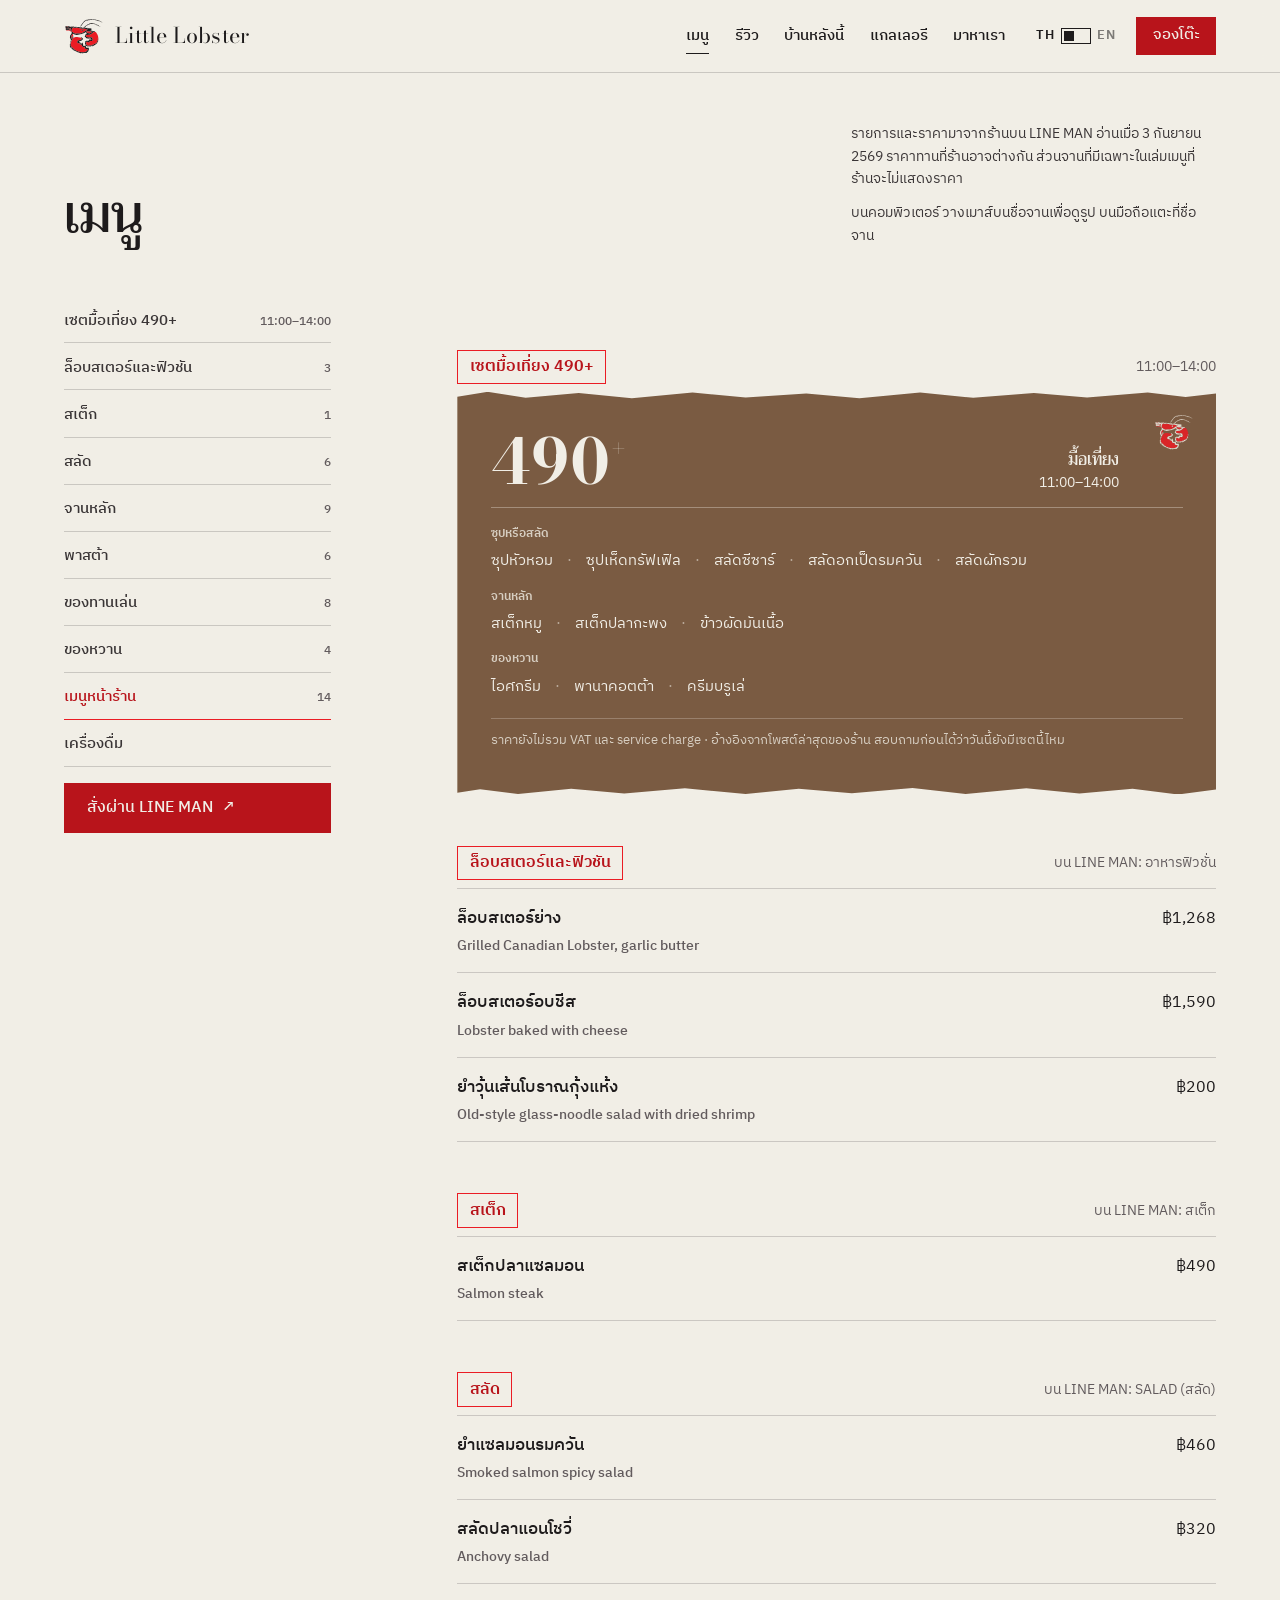
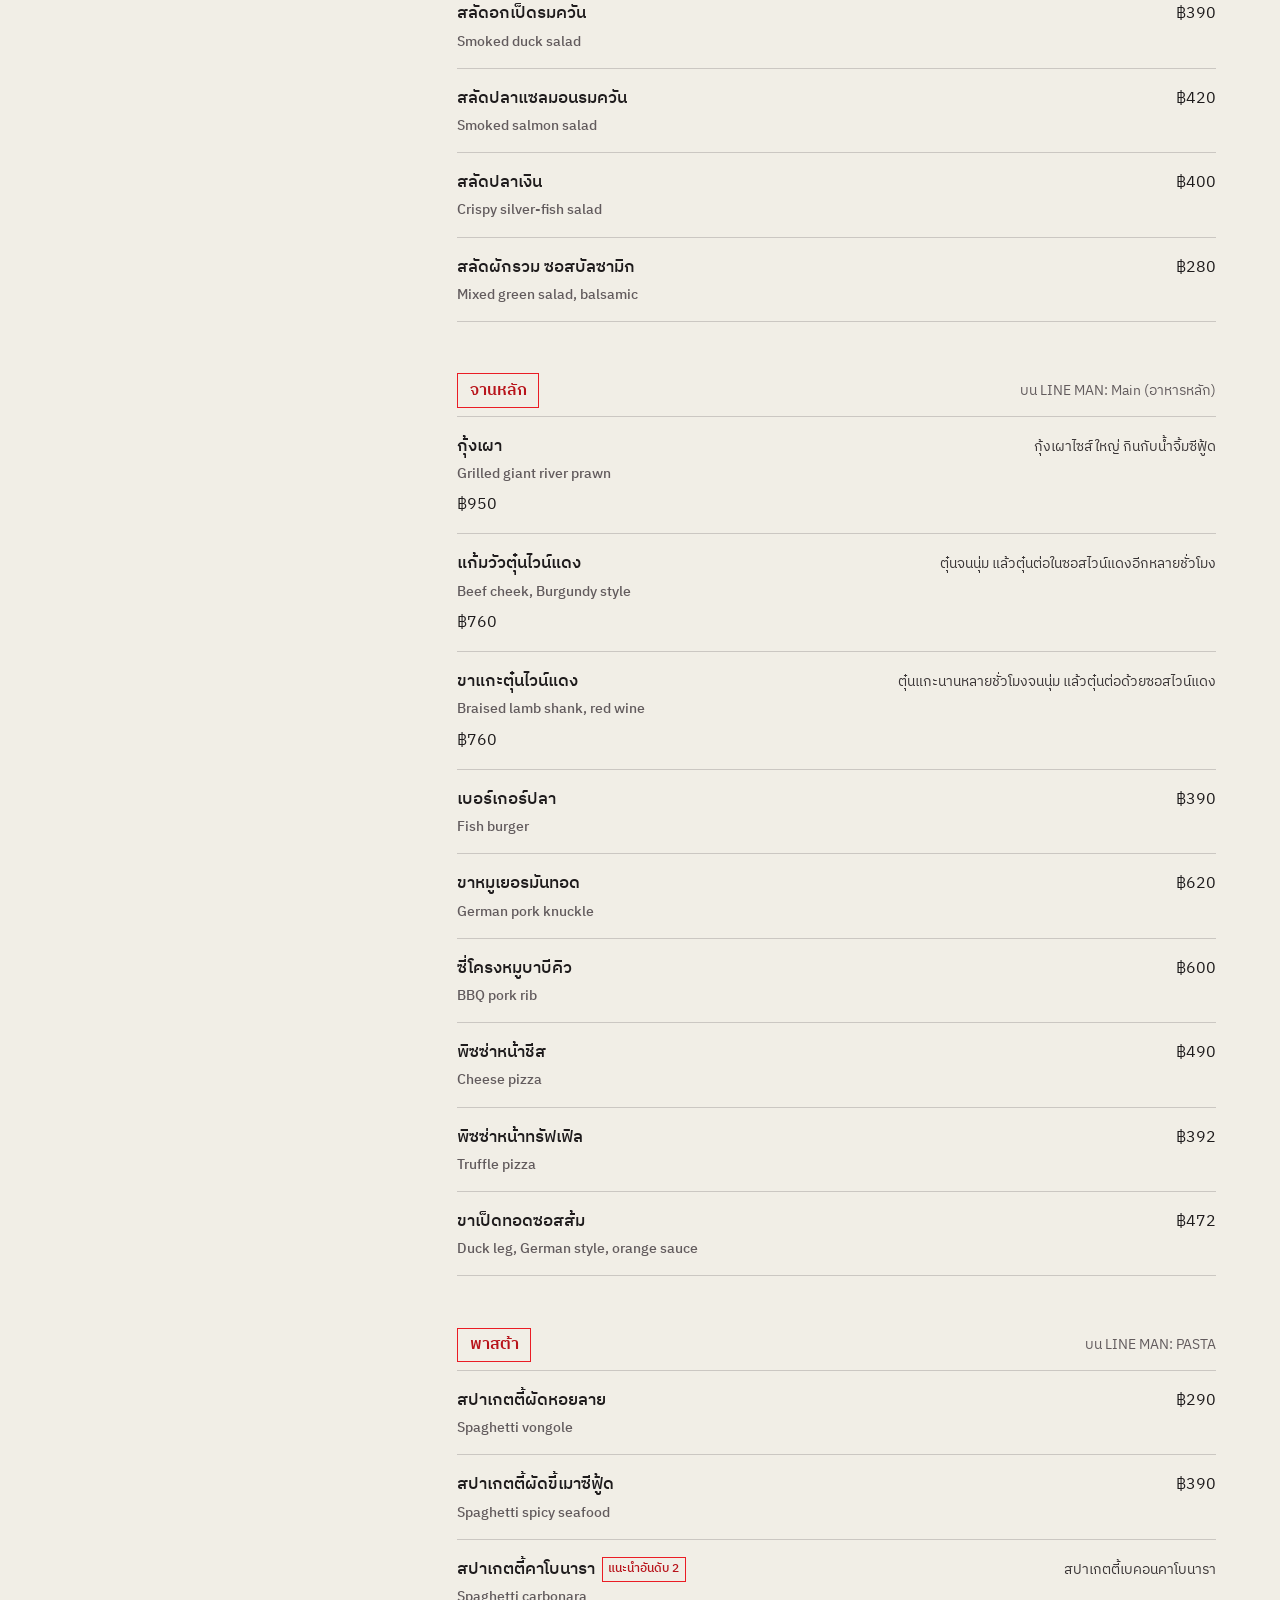
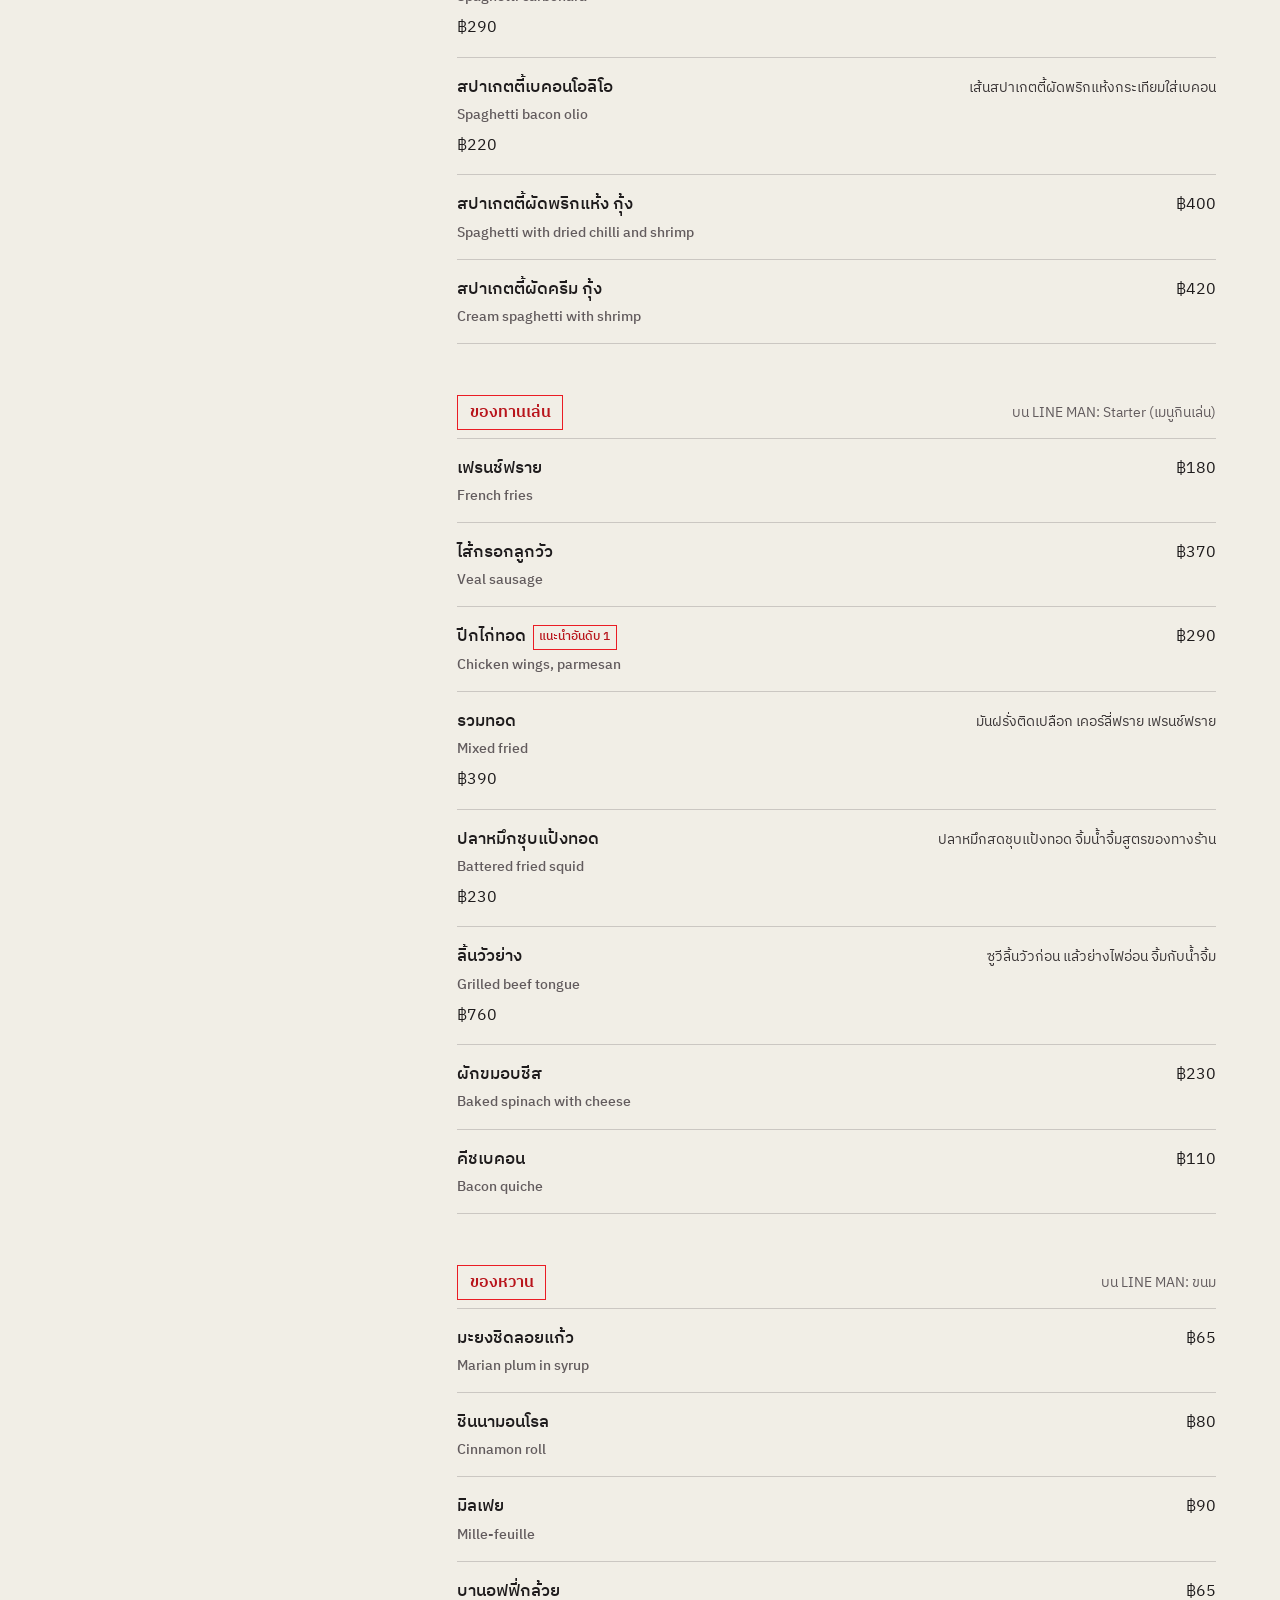
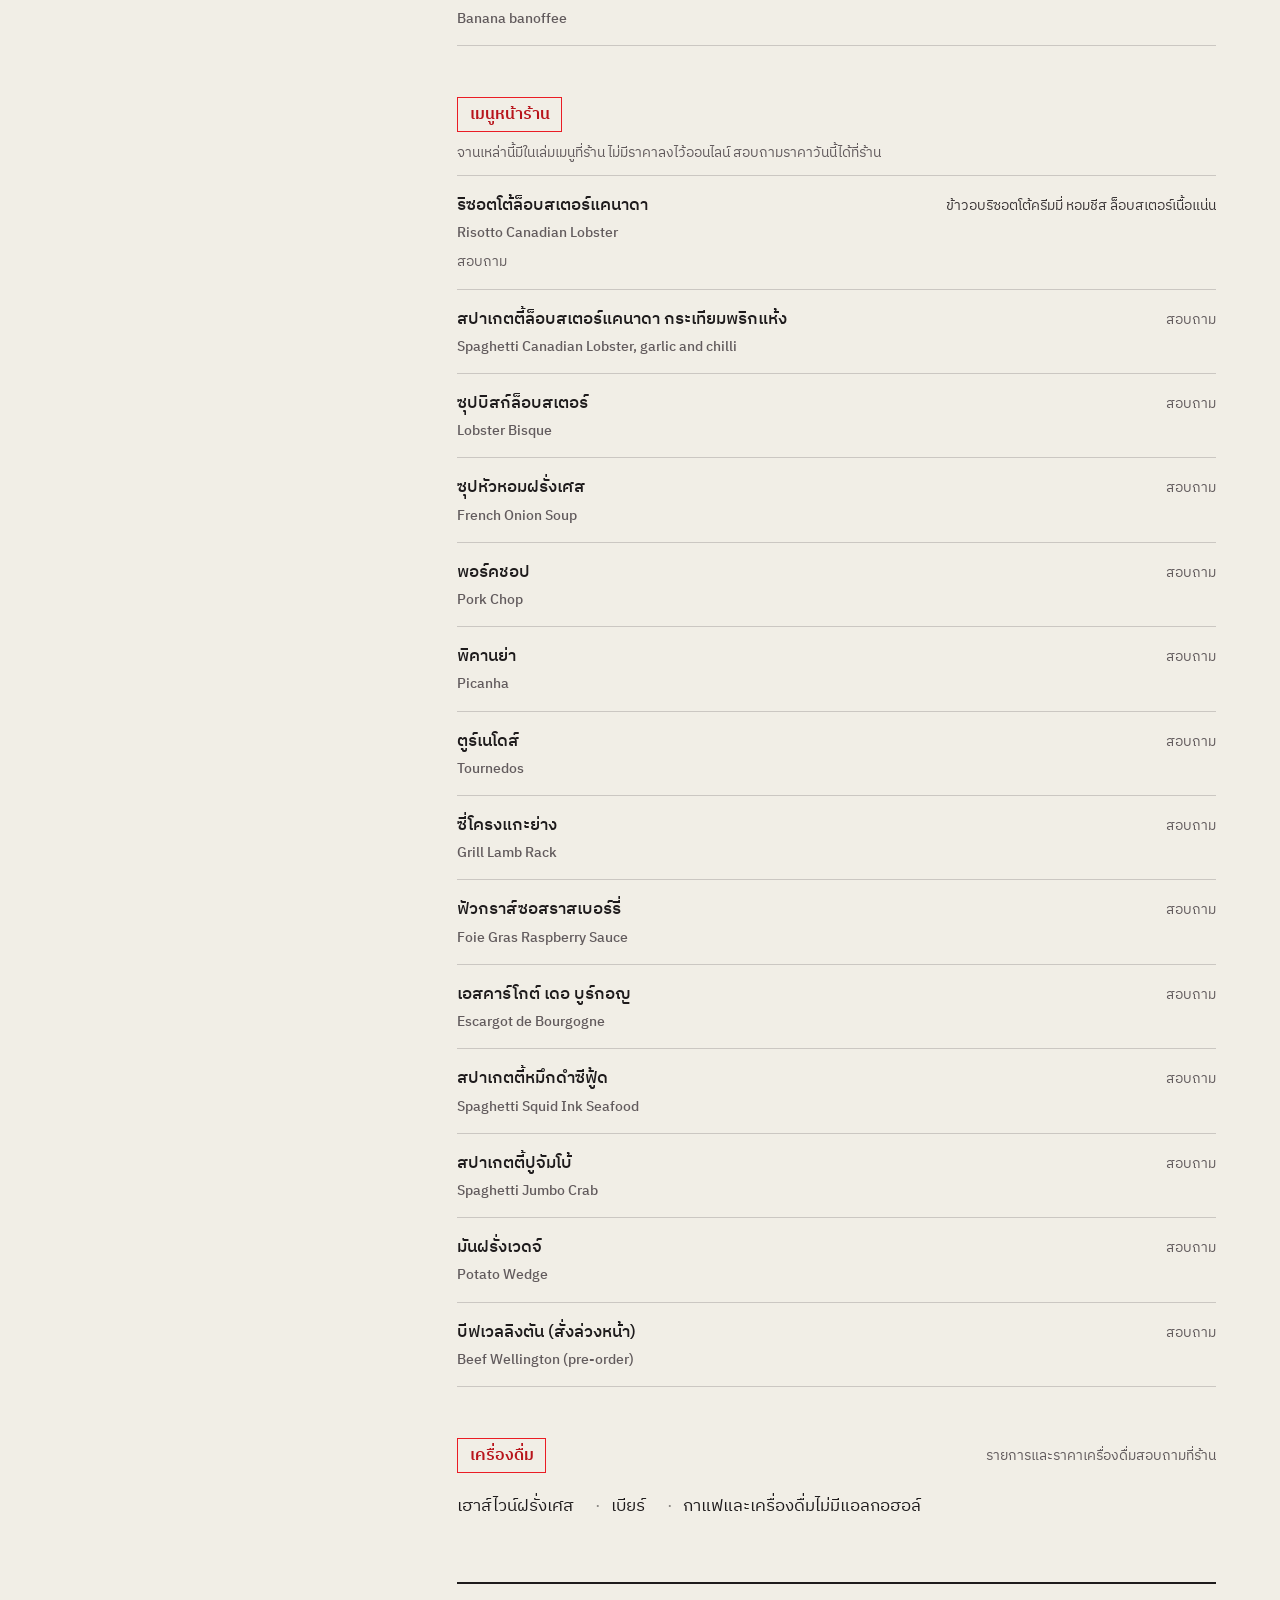
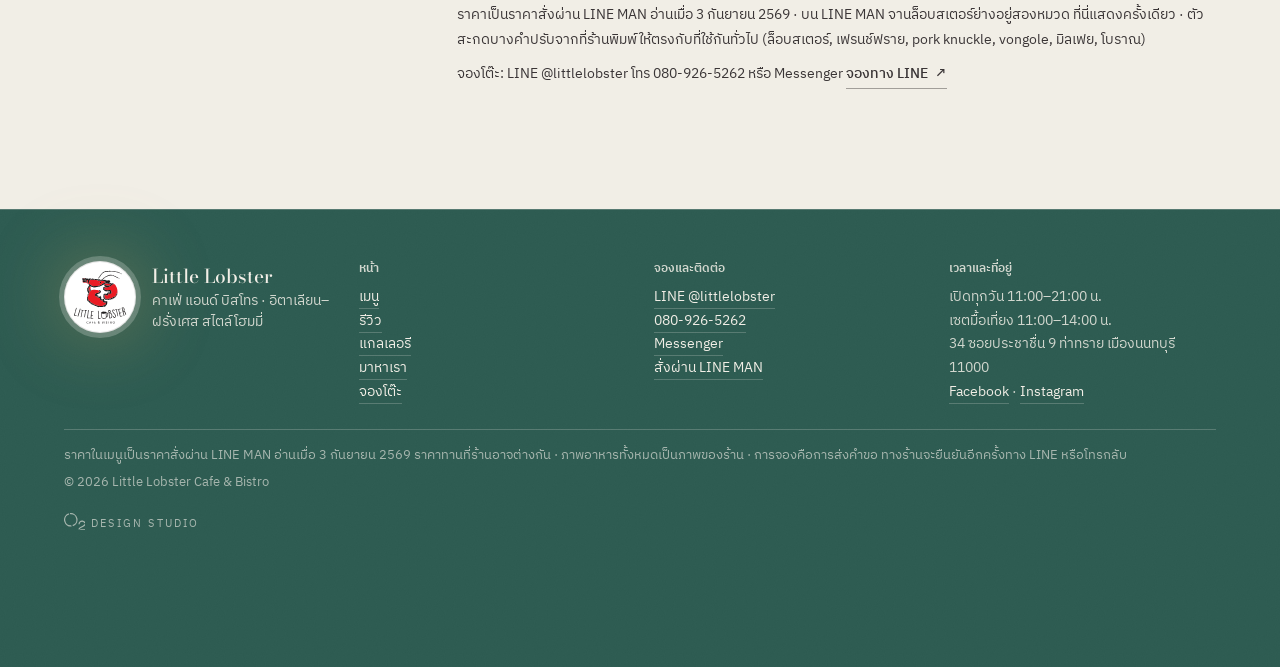
<file: menu.html>
<!doctype html>
<html lang="th">
<head>
<meta charset="utf-8">
<script>(function(){var d=document.documentElement;d.className+=' js';
if(location.search.indexOf('flat=1')>-1)d.classList.add('is-flat');
var sm=location.search.match(/shift=(\d+)/);
if(sm){var st=document.createElement('style');st.textContent='html{margin-top:-'+sm[1]+'px!important}.head,.actbar,.loader,.gate{display:none!important}';document.head.appendChild(st);}
try{if(location.search.indexOf('static=1')<0&&!matchMedia('(prefers-reduced-motion: reduce)').matches){d.classList.add('has-motion');}else{d.classList.add('has-no-motion');}}catch(e){}})();</script>
<meta name="viewport" content="width=device-width, initial-scale=1, viewport-fit=cover">
<title data-en="Menu — Little Lobster Cafe &amp; Bistro, Nonthaburi">เมนู — Little Lobster Cafe &amp; Bistro นนทบุรี</title>
<meta name="description" data-en="The Little Lobster menu: grilled Canadian lobster, truffle pizza, carbonara, beef cheek in red wine, lamb shank, chicken wings with parmesan, the 490+ lunch set and more, with LINE MAN prices." content="เมนู Little Lobster ล็อบสเตอร์แคนาดาย่างเนยกระเทียม พิซซ่าทรัฟเฟิล คาโบนารา แก้มวัวตุ๋นไวน์แดง ขาแกะตุ๋น ปีกไก่ทอดพาร์เมซาน เซตมื้อเที่ยง 490+ พร้อมราคา LINE MAN">
<meta name="theme-color" content="#2C5A50">
<link rel="canonical" href="https://mpc0367.github.io/Little-Lobster/menu.html">
<meta property="og:type" content="website">
<meta property="og:site_name" content="Little Lobster Cafe &amp; Bistro">
<meta property="og:locale" content="th_TH">
<meta property="og:title" content="เมนู — Little Lobster Cafe &amp; Bistro">
<meta property="og:description" content="ล็อบสเตอร์แคนาดา สเต็ก พาสต้า ตุ๋นไวน์แดง และเซตมื้อเที่ยง 490+ · ซอยประชาชื่น 9 นนทบุรี">
<meta property="og:url" content="https://mpc0367.github.io/Little-Lobster/menu.html">
<meta property="og:image" content="https://mpc0367.github.io/Little-Lobster/img/og-little-lobster.jpg">
<meta property="og:image:width" content="1200">
<meta property="og:image:height" content="630">
<meta name="twitter:card" content="summary_large_image">
<link rel="icon" href="favicon.svg" type="image/svg+xml">
<link rel="apple-touch-icon" href="img/brand/apple-touch-icon.png">
<link rel="manifest" href="site.webmanifest">
<link rel="preconnect" href="https://fonts.googleapis.com">
<link rel="preconnect" href="https://fonts.gstatic.com" crossorigin>
<link rel="stylesheet" href="https://fonts.googleapis.com/css2?family=Bodoni+Moda:ital,opsz,wght@0,6..96,400..800;1,6..96,400..800&family=Trirong:wght@400;500;600&family=IBM+Plex+Sans+Thai:wght@400;500;600&display=swap">
<link rel="stylesheet" href="css/ll.css">
<!--#data-->
<script>window.LL_DATA={"hours": {"days": "daily", "open": "11:00", "close": "21:00", "source": "Venue's own Facebook captions (two reels: ร้านเปิดทุกวัน เวลา 11.00-21.00 น.) and its pavement A-board — level 1; Google Business Profile agrees (11 AM–9 PM, level 2); two independent reviewers agree. Wongnai (level 4) and the LINE MAN storefront show 20:30, printed here only as the delivery cut-off. Decision recorded in SOURCES.md §I.", "delivery_last": "20:30", "delivery_note_th": "สั่งเดลิเวอรี่ผ่าน LINE MAN ได้ถึง 20:30 น.", "delivery_note_en": "LINE MAN delivery orders until 20:30", "callahead_th": "มาช่วงค่ำ โทรเช็กก่อนได้ว่าครัวยังเปิดไหม 080-926-5262", "callahead_en": "Coming late? Call 080-926-5262 to check the kitchen"}, "phone": "+66809265262", "line": "https://lin.ee/DI4BNDZ"};</script>
<!--/data-->
<!--#menuld-->
<script type="application/ld+json">{"@context": "https://schema.org", "@type": "Menu", "@id": "https://mpc0367.github.io/Little-Lobster/menu.html#menu", "name": "Little Lobster menu", "inLanguage": ["th", "en"], "hasMenuSection": [{"@type": "MenuSection", "name": "Lobster & fusion", "alternateName": "ล็อบสเตอร์และฟิวชัน", "hasMenuItem": [{"@type": "MenuItem", "name": "Grilled Canadian Lobster, garlic butter", "alternateName": "ล็อบสเตอร์ย่าง", "offers": {"@type": "Offer", "price": "1268", "priceCurrency": "THB", "description": "LINE MAN delivery price, read 2026-09-03"}, "image": "https://mpc0367.github.io/Little-Lobster/img/grilled-lobster-garlic-butter-1109.jpg"}, {"@type": "MenuItem", "name": "Lobster baked with cheese", "alternateName": "ล็อบสเตอร์อบชีส", "offers": {"@type": "Offer", "price": "1590", "priceCurrency": "THB", "description": "LINE MAN delivery price, read 2026-09-03"}, "image": "https://mpc0367.github.io/Little-Lobster/img/lobster-baked-cheese-1108.jpg"}, {"@type": "MenuItem", "name": "Old-style glass-noodle salad with dried shrimp", "alternateName": "ยำวุ้นเส้นโบราณกุ้งแห้ง", "offers": {"@type": "Offer", "price": "200", "priceCurrency": "THB", "description": "LINE MAN delivery price, read 2026-09-03"}}]}, {"@type": "MenuSection", "name": "Steak", "alternateName": "สเต็ก", "hasMenuItem": [{"@type": "MenuItem", "name": "Salmon steak", "alternateName": "สเต็กปลาแซลมอน", "offers": {"@type": "Offer", "price": "490", "priceCurrency": "THB", "description": "LINE MAN delivery price, read 2026-09-03"}, "image": "https://mpc0367.github.io/Little-Lobster/img/salmon-steak-1266.jpg"}]}, {"@type": "MenuSection", "name": "Salad", "alternateName": "สลัด", "hasMenuItem": [{"@type": "MenuItem", "name": "Smoked salmon spicy salad", "alternateName": "ยำแซลมอนรมควัน", "offers": {"@type": "Offer", "price": "460", "priceCurrency": "THB", "description": "LINE MAN delivery price, read 2026-09-03"}, "image": "https://mpc0367.github.io/Little-Lobster/img/smoked-salmon-zapp-1400.jpg"}, {"@type": "MenuItem", "name": "Anchovy salad", "alternateName": "สลัดปลาแอนโชวี่", "offers": {"@type": "Offer", "price": "320", "priceCurrency": "THB", "description": "LINE MAN delivery price, read 2026-09-03"}, "image": "https://mpc0367.github.io/Little-Lobster/img/anchovy-salad-1069.jpg"}, {"@type": "MenuItem", "name": "Smoked duck salad", "alternateName": "สลัดอกเป็ดรมควัน", "offers": {"@type": "Offer", "price": "390", "priceCurrency": "THB", "description": "LINE MAN delivery price, read 2026-09-03"}, "image": "https://mpc0367.github.io/Little-Lobster/img/smoked-duck-salad-1400.jpg"}, {"@type": "MenuItem", "name": "Smoked salmon salad", "alternateName": "สลัดปลาแซลมอนรมควัน", "offers": {"@type": "Offer", "price": "420", "priceCurrency": "THB", "description": "LINE MAN delivery price, read 2026-09-03"}, "image": "https://mpc0367.github.io/Little-Lobster/img/smoked-salmon-salad-1400.jpg"}, {"@type": "MenuItem", "name": "Crispy silver-fish salad", "alternateName": "สลัดปลาเงิน", "offers": {"@type": "Offer", "price": "400", "priceCurrency": "THB", "description": "LINE MAN delivery price, read 2026-09-03"}, "image": "https://mpc0367.github.io/Little-Lobster/img/crispy-silver-fish-salad-1400.jpg"}, {"@type": "MenuItem", "name": "Mixed green salad, balsamic", "alternateName": "สลัดผักรวม ซอสบัลซามิก", "offers": {"@type": "Offer", "price": "280", "priceCurrency": "THB", "description": "LINE MAN delivery price, read 2026-09-03"}, "image": "https://mpc0367.github.io/Little-Lobster/img/mixed-green-salad-balsamic-1108.jpg"}]}, {"@type": "MenuSection", "name": "Mains", "alternateName": "จานหลัก", "hasMenuItem": [{"@type": "MenuItem", "name": "Grilled giant river prawn", "alternateName": "กุ้งเผา", "offers": {"@type": "Offer", "price": "950", "priceCurrency": "THB", "description": "LINE MAN delivery price, read 2026-09-03"}}, {"@type": "MenuItem", "name": "Beef cheek, Burgundy style", "alternateName": "แก้มวัวตุ๋นไวน์แดง", "offers": {"@type": "Offer", "price": "760", "priceCurrency": "THB", "description": "LINE MAN delivery price, read 2026-09-03"}, "image": "https://mpc0367.github.io/Little-Lobster/img/beef-cheek-red-wine-1108.jpg"}, {"@type": "MenuItem", "name": "Braised lamb shank, red wine", "alternateName": "ขาแกะตุ๋นไวน์แดง", "offers": {"@type": "Offer", "price": "760", "priceCurrency": "THB", "description": "LINE MAN delivery price, read 2026-09-03"}, "image": "https://mpc0367.github.io/Little-Lobster/img/lamb-shank-red-wine-1108.jpg"}, {"@type": "MenuItem", "name": "Fish burger", "alternateName": "เบอร์เกอร์ปลา", "offers": {"@type": "Offer", "price": "390", "priceCurrency": "THB", "description": "LINE MAN delivery price, read 2026-09-03"}, "image": "https://mpc0367.github.io/Little-Lobster/img/fish-burger-fries-1400.jpg"}, {"@type": "MenuItem", "name": "German pork knuckle", "alternateName": "ขาหมูเยอรมันทอด", "offers": {"@type": "Offer", "price": "620", "priceCurrency": "THB", "description": "LINE MAN delivery price, read 2026-09-03"}, "image": "https://mpc0367.github.io/Little-Lobster/img/german-pork-knuckle-1400.jpg"}, {"@type": "MenuItem", "name": "BBQ pork rib", "alternateName": "ซี่โครงหมูบาบีคิว", "offers": {"@type": "Offer", "price": "600", "priceCurrency": "THB", "description": "LINE MAN delivery price, read 2026-09-03"}, "image": "https://mpc0367.github.io/Little-Lobster/img/bbq-pork-ribs-1400.jpg"}, {"@type": "MenuItem", "name": "Cheese pizza", "alternateName": "พิซซ่าหน้าชีส", "offers": {"@type": "Offer", "price": "490", "priceCurrency": "THB", "description": "LINE MAN delivery price, read 2026-09-03"}, "image": "https://mpc0367.github.io/Little-Lobster/img/cheese-pizza-box-1400.jpg"}, {"@type": "MenuItem", "name": "Truffle pizza", "alternateName": "พิซซ่าหน้าทรัฟเฟิล", "offers": {"@type": "Offer", "price": "392", "priceCurrency": "THB", "description": "LINE MAN delivery price, read 2026-09-03"}, "image": "https://mpc0367.github.io/Little-Lobster/img/truffle-pizza-1400.jpg"}, {"@type": "MenuItem", "name": "Duck leg, German style, orange sauce", "alternateName": "ขาเป็ดทอดซอสส้ม", "offers": {"@type": "Offer", "price": "472", "priceCurrency": "THB", "description": "LINE MAN delivery price, read 2026-09-03"}, "image": "https://mpc0367.github.io/Little-Lobster/img/duck-leg-orange-sauce-1266.jpg"}]}, {"@type": "MenuSection", "name": "Pasta", "alternateName": "พาสต้า", "hasMenuItem": [{"@type": "MenuItem", "name": "Spaghetti vongole", "alternateName": "สปาเกตตี้ผัดหอยลาย", "offers": {"@type": "Offer", "price": "290", "priceCurrency": "THB", "description": "LINE MAN delivery price, read 2026-09-03"}, "image": "https://mpc0367.github.io/Little-Lobster/img/spaghetti-vongole-1069.jpg"}, {"@type": "MenuItem", "name": "Spaghetti spicy seafood", "alternateName": "สปาเกตตี้ผัดขี้เมาซีฟู้ด", "offers": {"@type": "Offer", "price": "390", "priceCurrency": "THB", "description": "LINE MAN delivery price, read 2026-09-03"}, "image": "https://mpc0367.github.io/Little-Lobster/img/spicy-seafood-spaghetti-1069.jpg"}, {"@type": "MenuItem", "name": "Spaghetti carbonara", "alternateName": "สปาเกตตี้คาโบนารา", "offers": {"@type": "Offer", "price": "290", "priceCurrency": "THB", "description": "LINE MAN delivery price, read 2026-09-03"}}, {"@type": "MenuItem", "name": "Spaghetti bacon olio", "alternateName": "สปาเกตตี้เบคอนโอลิโอ", "offers": {"@type": "Offer", "price": "220", "priceCurrency": "THB", "description": "LINE MAN delivery price, read 2026-09-03"}, "image": "https://mpc0367.github.io/Little-Lobster/img/bacon-olio-spaghetti-1400.jpg"}, {"@type": "MenuItem", "name": "Spaghetti with dried chilli and shrimp", "alternateName": "สปาเกตตี้ผัดพริกแห้ง กุ้ง", "offers": {"@type": "Offer", "price": "400", "priceCurrency": "THB", "description": "LINE MAN delivery price, read 2026-09-03"}, "image": "https://mpc0367.github.io/Little-Lobster/img/shrimp-dried-chili-spaghetti-1400.jpg"}, {"@type": "MenuItem", "name": "Cream spaghetti with shrimp", "alternateName": "สปาเกตตี้ผัดครีม กุ้ง", "offers": {"@type": "Offer", "price": "420", "priceCurrency": "THB", "description": "LINE MAN delivery price, read 2026-09-03"}}]}, {"@type": "MenuSection", "name": "Starters", "alternateName": "ของทานเล่น", "hasMenuItem": [{"@type": "MenuItem", "name": "French fries", "alternateName": "เฟรนช์ฟราย", "offers": {"@type": "Offer", "price": "180", "priceCurrency": "THB", "description": "LINE MAN delivery price, read 2026-09-03"}, "image": "https://mpc0367.github.io/Little-Lobster/img/french-fries-1400.jpg"}, {"@type": "MenuItem", "name": "Veal sausage", "alternateName": "ไส้กรอกลูกวัว", "offers": {"@type": "Offer", "price": "370", "priceCurrency": "THB", "description": "LINE MAN delivery price, read 2026-09-03"}, "image": "https://mpc0367.github.io/Little-Lobster/img/veal-sausage-mash-1080.jpg"}, {"@type": "MenuItem", "name": "Chicken wings, parmesan", "alternateName": "ปีกไก่ทอด", "offers": {"@type": "Offer", "price": "290", "priceCurrency": "THB", "description": "LINE MAN delivery price, read 2026-09-03"}, "image": "https://mpc0367.github.io/Little-Lobster/img/chicken-wings-parmesan-1400.jpg"}, {"@type": "MenuItem", "name": "Mixed fried", "alternateName": "รวมทอด", "offers": {"@type": "Offer", "price": "390", "priceCurrency": "THB", "description": "LINE MAN delivery price, read 2026-09-03"}, "image": "https://mpc0367.github.io/Little-Lobster/img/mixed-fried-branded-paper-1400.jpg"}, {"@type": "MenuItem", "name": "Battered fried squid", "alternateName": "ปลาหมึกชุบแป้งทอด", "offers": {"@type": "Offer", "price": "230", "priceCurrency": "THB", "description": "LINE MAN delivery price, read 2026-09-03"}, "image": "https://mpc0367.github.io/Little-Lobster/img/fried-squid-branded-paper-1400.jpg"}, {"@type": "MenuItem", "name": "Grilled beef tongue", "alternateName": "ลิ้นวัวย่าง", "offers": {"@type": "Offer", "price": "760", "priceCurrency": "THB", "description": "LINE MAN delivery price, read 2026-09-03"}, "image": "https://mpc0367.github.io/Little-Lobster/img/grilled-beef-tongue-1400.jpg"}, {"@type": "MenuItem", "name": "Baked spinach with cheese", "alternateName": "ผักขมอบชีส", "offers": {"@type": "Offer", "price": "230", "priceCurrency": "THB", "description": "LINE MAN delivery price, read 2026-09-03"}, "image": "https://mpc0367.github.io/Little-Lobster/img/baked-spinach-cheese-1400.jpg"}, {"@type": "MenuItem", "name": "Bacon quiche", "alternateName": "คีชเบคอน", "offers": {"@type": "Offer", "price": "110", "priceCurrency": "THB", "description": "LINE MAN delivery price, read 2026-09-03"}, "image": "https://mpc0367.github.io/Little-Lobster/img/bacon-quiche-720.jpg"}]}, {"@type": "MenuSection", "name": "Desserts", "alternateName": "ของหวาน", "hasMenuItem": [{"@type": "MenuItem", "name": "Marian plum in syrup", "alternateName": "มะยงชิดลอยแก้ว", "offers": {"@type": "Offer", "price": "65", "priceCurrency": "THB", "description": "LINE MAN delivery price, read 2026-09-03"}, "image": "https://mpc0367.github.io/Little-Lobster/img/mayongchid-loi-kaew-1400.jpg"}, {"@type": "MenuItem", "name": "Cinnamon roll", "alternateName": "ชินนามอนโรล", "offers": {"@type": "Offer", "price": "80", "priceCurrency": "THB", "description": "LINE MAN delivery price, read 2026-09-03"}, "image": "https://mpc0367.github.io/Little-Lobster/img/cinnamon-roll-pastry-1400.jpg"}, {"@type": "MenuItem", "name": "Mille-feuille", "alternateName": "มิลเฟย", "offers": {"@type": "Offer", "price": "90", "priceCurrency": "THB", "description": "LINE MAN delivery price, read 2026-09-03"}, "image": "https://mpc0367.github.io/Little-Lobster/img/mille-feuille-dome-1400.jpg"}, {"@type": "MenuItem", "name": "Banana banoffee", "alternateName": "บานอฟฟี่กล้วย", "offers": {"@type": "Offer", "price": "65", "priceCurrency": "THB", "description": "LINE MAN delivery price, read 2026-09-03"}, "image": "https://mpc0367.github.io/Little-Lobster/img/banoffee-cups-1400.jpg"}]}], "description": "Delivery prices from the restaurant's LINE MAN storefront; dine-in prices may differ."}</script>
<!--/menuld-->
</head>
<body>
<!--#p:top-->
<a class="skip" href="#main" data-en="Skip to content">ข้ามไปยังเนื้อหา</a>

<header class="head" data-head>
  <div class="wrap head__in">
    <a class="head__mark" href="index.html" data-nav="index.html" aria-label="Little Lobster — หน้าแรก" data-en-aria-label="Little Lobster — home">
      <svg aria-hidden="true" viewBox="0 0 454 415"><use href="#ll-mark"/></svg>
      <span class="head__name">Little Lobster</span>
    </a>
    <nav class="head__nav" aria-label="เมนูหลัก" data-en-aria-label="Main">
      <a class="head__link" href="menu.html" data-nav="menu.html" aria-current="page" data-en="Menu">เมนู</a>
      <a class="head__link" href="reviews.html" data-nav="reviews.html" data-en="Reviews">รีวิว</a>
      <a class="head__link" href="index.html#house" data-en="The house">บ้านหลังนี้</a>
      <a class="head__link" href="gallery.html" data-nav="gallery.html" data-en="Gallery">แกลเลอรี</a>
      <a class="head__link" href="visit.html" data-nav="visit.html" data-en="Visit">มาหาเรา</a>
    </nav>
    <div class="head__right">
      <button class="langsw" type="button" data-lang-toggle aria-label="เปลี่ยนเป็นภาษาอังกฤษ" data-en-aria-label="Switch to Thai">
        <span class="langsw__side" data-side="th" aria-hidden="true">TH</span>
        <span class="langsw__track" aria-hidden="true"><i class="langsw__thumb"></i></span>
        <span class="langsw__side" data-side="en" aria-hidden="true">EN</span>
      </button>
      <a class="btn btn--primary head__cta" href="book.html" data-nav="book.html"><span data-en="Book a table">จองโต๊ะ</span></a>
      <button class="burger" type="button" aria-expanded="false" aria-controls="mobilemenu" aria-label="เปิดเมนู" data-en-aria-label="Open menu"><i></i><i></i></button>
    </div>
  </div>
</header>

<div class="panel" id="mobilemenu" data-open="false" aria-hidden="true" role="dialog" aria-modal="true" aria-label="เมนูนำทาง" data-en-aria-label="Navigation">
  <a class="panel__link" href="menu.html" data-en="Menu">เมนู</a>
  <a class="panel__link" href="reviews.html" data-en="Reviews">รีวิว</a>
  <a class="panel__link" href="index.html#house" data-en="The house">บ้านหลังนี้</a>
  <a class="panel__link" href="gallery.html" data-en="Gallery">แกลเลอรี</a>
  <a class="panel__link" href="visit.html" data-en="Visit">มาหาเรา</a>
  <div class="panel__meta">
    <p><span data-en="Open daily 11:00–21:00">เปิดทุกวัน 11:00–21:00 น.</span> · <a href="tel:+66809265262"><span data-tel-label>080-926-5262</span></a></p>
    <p>34 <span data-en="Soi Prachachuen 9, Tha Sai, Nonthaburi">ซอยประชาชื่น 9 ท่าทราย นนทบุรี</span></p>
    <p><a href="https://www.facebook.com/LittleLlobster/" target="_blank" rel="noopener">Facebook</a> · <a href="https://www.instagram.com/littlelobster2020/" target="_blank" rel="noopener">Instagram</a></p>
    <a class="btn btn--primary panel__cta" href="book.html"><span data-en="Book a table">จองโต๊ะ</span><span class="btn__arrow" aria-hidden="true">→</span></a>
  </div>
</div>

<div class="curtain plaster" aria-hidden="true" data-curtain data-state="">
  <div class="curtain__disc disc"><svg viewBox="0 0 900 900" aria-hidden="true"><use href="#ll-lockup"/></svg></div>
</div>
<!--/p:top-->

<main id="main">
<section class="menu-hero" aria-labelledby="menu-h1">
  <div class="wrap menu-hero__grid">
    <h1 id="menu-h1" data-en="The menu">เมนู</h1>
    <div class="menu-hero__aside">
      <p data-en="Dishes and prices come from the restaurant's own LINE MAN storefront, read on 3 September 2026. Dine-in prices may differ; dishes that are only in the printed menu book are listed without a price.">รายการและราคามาจากร้านบน LINE MAN อ่านเมื่อ 3 กันยายน 2569 ราคาทานที่ร้านอาจต่างกัน ส่วนจานที่มีเฉพาะในเล่มเมนูที่ร้านจะไม่แสดงราคา</p>
      <p><span data-en="On a computer, rest on a dish to see its photograph; on a phone, tap it.">บนคอมพิวเตอร์ วางเมาส์บนชื่อจานเพื่อดูรูป บนมือถือแตะที่ชื่อจาน</span></p>
    </div>
  </div>
</section>

<div class="wrap menu-layout">
  <nav class="rail" aria-label="หมวดเมนู" data-en-aria-label="Menu sections">
<!--#rail-->
<a href="#cat-lunch"><span data-en="Lunch set 490+">เซตมื้อเที่ยง 490+</span><small>11:00–14:00</small></a>
<a href="#cat-fusion"><span data-en="Lobster &amp; fusion">ล็อบสเตอร์และฟิวชัน</span><small class="num">3</small></a>
<a href="#cat-steak"><span data-en="Steak">สเต็ก</span><small class="num">1</small></a>
<a href="#cat-salad"><span data-en="Salad">สลัด</span><small class="num">6</small></a>
<a href="#cat-main"><span data-en="Mains">จานหลัก</span><small class="num">9</small></a>
<a href="#cat-pasta"><span data-en="Pasta">พาสต้า</span><small class="num">6</small></a>
<a href="#cat-starter"><span data-en="Starters">ของทานเล่น</span><small class="num">8</small></a>
<a href="#cat-dessert"><span data-en="Desserts">ของหวาน</span><small class="num">4</small></a>
<a href="#cat-dinein"><span data-en="On the printed menu">เมนูหน้าร้าน</span><small class="num">14</small></a>
<a href="#cat-drinks"><span data-en="Drinks">เครื่องดื่ม</span></a>
<!--/rail-->
    <a class="btn btn--primary rail__order" href="https://www.wongnai.com/delivery/businesses/721221yS/order" target="_blank" rel="noopener"><span data-en="Order on LINE MAN">สั่งผ่าน LINE MAN</span><span class="btn__arrow" aria-hidden="true">↗</span></a>
  </nav>
  <div class="menu-body">
<!--#menu-->
<section class="mcat" id="cat-lunch" aria-labelledby="h-lunch">
<div class="mcat__head"><h2 class="mcat__title" id="h-lunch" data-en="Lunch set 490+">เซตมื้อเที่ยง 490+</h2><span class="mcat__label num">11:00–14:00</span></div>
<div class="lunchcard lunchcard--menu"><svg class="lunchcard__mark" viewBox="0 0 454 415" aria-hidden="true"><use href="#ll-mark"/></svg>
<div class="lunchcard__head"><p class="lunchcard__price num">490<sup>+</sup></p><p class="lunchcard__time"><b data-en="Lunch">มื้อเที่ยง</b>11:00–14:00</p></div>
<div class="lunchcard__course"><h3 data-en="Soup or salad">ซุปหรือสลัด</h3><ul><li><span data-en="Onion Soup">ซุปหัวหอม</span></li><li><span data-en="Truffle Soup">ซุปเห็ดทรัฟเฟิล</span></li><li><span data-en="Caesar Salad">สลัดซีซาร์</span></li><li><span data-en="Smoked Duck Salad">สลัดอกเป็ดรมควัน</span></li><li><span data-en="Mix Salad">สลัดผักรวม</span></li></ul></div><div class="lunchcard__course"><h3 data-en="Main course">จานหลัก</h3><ul><li><span data-en="Pork Chop">สเต็กหมู</span></li><li><span data-en="Seabass Steak">สเต็กปลากะพง</span></li><li><span data-en="Beef Steak with Garlic Fried Rice">ข้าวผัดมันเนื้อ</span></li></ul></div><div class="lunchcard__course"><h3 data-en="Dessert">ของหวาน</h3><ul><li><span data-en="Ice Cream">ไอศกรีม</span></li><li><span data-en="Panna Cotta">พานาคอตต้า</span></li><li><span data-en="Crème Brûlée">ครีมบรูเล่</span></li></ul></div>
<p class="lunchcard__note"><span data-en="Excludes VAT and service charge">ราคายังไม่รวม VAT และ service charge</span> · <span data-en="Based on the restaurant&#x27;s latest post; ask whether the set is on today">อ้างอิงจากโพสต์ล่าสุดของร้าน สอบถามก่อนได้ว่าวันนี้ยังมีเซตนี้ไหม</span></p>
</div></section>
<section class="mcat" id="cat-fusion" aria-labelledby="h-fusion">
<div class="mcat__head"><h2 class="mcat__title" id="h-fusion" data-en="Lobster &amp; fusion">ล็อบสเตอร์และฟิวชัน</h2><span class="mcat__label"><span data-en="on LINE MAN as">บน LINE MAN:</span> อาหารฟิวชั่น</span></div>
<ul class="mlist"><li class="mrow mrow--haspic" data-pic="grilled-lobster-garlic-butter"><button class="mrow__btn" type="button" aria-expanded="false" aria-controls="pic-grilled-lobster"><span class="mrow__name"><span data-en="Grilled Canadian Lobster, garlic butter">ล็อบสเตอร์ย่าง</span><span class="mrow__en" data-en="ล็อบสเตอร์ย่าง">Grilled Canadian Lobster, garlic butter</span></span><span class="mrow__price num">฿1,268</span><span class="mrow__cue" aria-hidden="true" data-en="Photo ↗" data-th="ดูรูป ↗">ดูรูป ↗</span></button><figure class="mrow__pic" id="pic-grilled-lobster" data-open="false"><div class="mrow__picinner"><img src="img/grilled-lobster-garlic-butter-640.jpg" data-full="img/grilled-lobster-garlic-butter-1109.jpg" width="640" height="853" alt="ล็อบสเตอร์ย่าง" data-en-alt="Grilled Canadian Lobster, garlic butter" loading="lazy" decoding="async"></div><figcaption data-en="Grilled Canadian Lobster, garlic butter">ล็อบสเตอร์ย่าง</figcaption></figure></li><li class="mrow mrow--haspic" data-pic="lobster-baked-cheese"><button class="mrow__btn" type="button" aria-expanded="false" aria-controls="pic-lobster-cheese"><span class="mrow__name"><span data-en="Lobster baked with cheese">ล็อบสเตอร์อบชีส</span><span class="mrow__en" data-en="ล็อบสเตอร์อบชีส">Lobster baked with cheese</span></span><span class="mrow__price num">฿1,590</span><span class="mrow__cue" aria-hidden="true" data-en="Photo ↗" data-th="ดูรูป ↗">ดูรูป ↗</span></button><figure class="mrow__pic" id="pic-lobster-cheese" data-open="false"><div class="mrow__picinner"><img src="img/lobster-baked-cheese-640.jpg" data-full="img/lobster-baked-cheese-1108.jpg" width="640" height="853" alt="ล็อบสเตอร์อบชีส" data-en-alt="Lobster baked with cheese" loading="lazy" decoding="async"></div><figcaption data-en="Lobster baked with cheese">ล็อบสเตอร์อบชีส</figcaption></figure></li><li class="mrow"><div class="mrow__btn" role="presentation"><span class="mrow__name"><span data-en="Old-style glass-noodle salad with dried shrimp">ยำวุ้นเส้นโบราณกุ้งแห้ง</span><span class="mrow__en" data-en="ยำวุ้นเส้นโบราณกุ้งแห้ง">Old-style glass-noodle salad with dried shrimp</span></span><span class="mrow__price num">฿200</span></div></li></ul></section>
<section class="mcat" id="cat-steak" aria-labelledby="h-steak">
<div class="mcat__head"><h2 class="mcat__title" id="h-steak" data-en="Steak">สเต็ก</h2><span class="mcat__label"><span data-en="on LINE MAN as">บน LINE MAN:</span> สเต็ก</span></div>
<ul class="mlist"><li class="mrow mrow--haspic" data-pic="salmon-steak"><button class="mrow__btn" type="button" aria-expanded="false" aria-controls="pic-salmon-steak"><span class="mrow__name"><span data-en="Salmon steak">สเต็กปลาแซลมอน</span><span class="mrow__en" data-en="สเต็กปลาแซลมอน">Salmon steak</span></span><span class="mrow__price num">฿490</span><span class="mrow__cue" aria-hidden="true" data-en="Photo ↗" data-th="ดูรูป ↗">ดูรูป ↗</span></button><figure class="mrow__pic" id="pic-salmon-steak" data-open="false"><div class="mrow__picinner"><img src="img/salmon-steak-640.jpg" data-full="img/salmon-steak-1266.jpg" width="640" height="960" alt="สเต็กปลาแซลมอน" data-en-alt="Salmon steak" loading="lazy" decoding="async"></div><figcaption data-en="Salmon steak">สเต็กปลาแซลมอน</figcaption></figure></li></ul></section>
<section class="mcat" id="cat-salad" aria-labelledby="h-salad">
<div class="mcat__head"><h2 class="mcat__title" id="h-salad" data-en="Salad">สลัด</h2><span class="mcat__label"><span data-en="on LINE MAN as">บน LINE MAN:</span> SALAD (สลัด)</span></div>
<ul class="mlist"><li class="mrow mrow--haspic" data-pic="smoked-salmon-zapp"><button class="mrow__btn" type="button" aria-expanded="false" aria-controls="pic-salmon-zapp"><span class="mrow__name"><span data-en="Smoked salmon spicy salad">ยำแซลมอนรมควัน</span><span class="mrow__en" data-en="ยำแซลมอนรมควัน">Smoked salmon spicy salad</span></span><span class="mrow__price num">฿460</span><span class="mrow__cue" aria-hidden="true" data-en="Photo ↗" data-th="ดูรูป ↗">ดูรูป ↗</span></button><figure class="mrow__pic" id="pic-salmon-zapp" data-open="false"><div class="mrow__picinner"><img src="img/smoked-salmon-zapp-640.jpg" data-full="img/smoked-salmon-zapp-1400.jpg" width="640" height="800" alt="ยำแซลมอนรมควัน" data-en-alt="Smoked salmon spicy salad" loading="lazy" decoding="async"></div><figcaption data-en="Smoked salmon spicy salad">ยำแซลมอนรมควัน</figcaption></figure></li><li class="mrow mrow--haspic" data-pic="anchovy-salad"><button class="mrow__btn" type="button" aria-expanded="false" aria-controls="pic-anchovy-salad"><span class="mrow__name"><span data-en="Anchovy salad">สลัดปลาแอนโชวี่</span><span class="mrow__en" data-en="สลัดปลาแอนโชวี่">Anchovy salad</span></span><span class="mrow__price num">฿320</span><span class="mrow__cue" aria-hidden="true" data-en="Photo ↗" data-th="ดูรูป ↗">ดูรูป ↗</span></button><figure class="mrow__pic" id="pic-anchovy-salad" data-open="false"><div class="mrow__picinner"><img src="img/anchovy-salad-640.jpg" data-full="img/anchovy-salad-1069.jpg" width="640" height="1137" alt="สลัดปลาแอนโชวี่" data-en-alt="Anchovy salad" loading="lazy" decoding="async"></div><figcaption data-en="Anchovy salad">สลัดปลาแอนโชวี่</figcaption></figure></li><li class="mrow mrow--haspic" data-pic="smoked-duck-salad"><button class="mrow__btn" type="button" aria-expanded="false" aria-controls="pic-duck-salad"><span class="mrow__name"><span data-en="Smoked duck salad">สลัดอกเป็ดรมควัน</span><span class="mrow__en" data-en="สลัดอกเป็ดรมควัน">Smoked duck salad</span></span><span class="mrow__price num">฿390</span><span class="mrow__cue" aria-hidden="true" data-en="Photo ↗" data-th="ดูรูป ↗">ดูรูป ↗</span></button><figure class="mrow__pic" id="pic-duck-salad" data-open="false"><div class="mrow__picinner"><img src="img/smoked-duck-salad-640.jpg" data-full="img/smoked-duck-salad-1400.jpg" width="640" height="480" alt="สลัดอกเป็ดรมควัน" data-en-alt="Smoked duck salad" loading="lazy" decoding="async"></div><figcaption data-en="Smoked duck salad">สลัดอกเป็ดรมควัน</figcaption></figure></li><li class="mrow mrow--haspic" data-pic="smoked-salmon-salad"><button class="mrow__btn" type="button" aria-expanded="false" aria-controls="pic-salmon-salad"><span class="mrow__name"><span data-en="Smoked salmon salad">สลัดปลาแซลมอนรมควัน</span><span class="mrow__en" data-en="สลัดปลาแซลมอนรมควัน">Smoked salmon salad</span></span><span class="mrow__price num">฿420</span><span class="mrow__cue" aria-hidden="true" data-en="Photo ↗" data-th="ดูรูป ↗">ดูรูป ↗</span></button><figure class="mrow__pic" id="pic-salmon-salad" data-open="false"><div class="mrow__picinner"><img src="img/smoked-salmon-salad-640.jpg" data-full="img/smoked-salmon-salad-1400.jpg" width="640" height="800" alt="สลัดปลาแซลมอนรมควัน" data-en-alt="Smoked salmon salad" loading="lazy" decoding="async"></div><figcaption data-en="Smoked salmon salad">สลัดปลาแซลมอนรมควัน</figcaption></figure></li><li class="mrow mrow--haspic" data-pic="crispy-silver-fish-salad"><button class="mrow__btn" type="button" aria-expanded="false" aria-controls="pic-silverfish-salad"><span class="mrow__name"><span data-en="Crispy silver-fish salad">สลัดปลาเงิน</span><span class="mrow__en" data-en="สลัดปลาเงิน">Crispy silver-fish salad</span></span><span class="mrow__price num">฿400</span><span class="mrow__cue" aria-hidden="true" data-en="Photo ↗" data-th="ดูรูป ↗">ดูรูป ↗</span></button><figure class="mrow__pic" id="pic-silverfish-salad" data-open="false"><div class="mrow__picinner"><img src="img/crispy-silver-fish-salad-640.jpg" data-full="img/crispy-silver-fish-salad-1400.jpg" width="640" height="853" alt="สลัดปลาเงิน" data-en-alt="Crispy silver-fish salad" loading="lazy" decoding="async"></div><figcaption data-en="Crispy silver-fish salad">สลัดปลาเงิน</figcaption></figure></li><li class="mrow mrow--haspic" data-pic="mixed-green-salad-balsamic"><button class="mrow__btn" type="button" aria-expanded="false" aria-controls="pic-mixed-salad"><span class="mrow__name"><span data-en="Mixed green salad, balsamic">สลัดผักรวม ซอสบัลซามิก</span><span class="mrow__en" data-en="สลัดผักรวม ซอสบัลซามิก">Mixed green salad, balsamic</span></span><span class="mrow__price num">฿280</span><span class="mrow__cue" aria-hidden="true" data-en="Photo ↗" data-th="ดูรูป ↗">ดูรูป ↗</span></button><figure class="mrow__pic" id="pic-mixed-salad" data-open="false"><div class="mrow__picinner"><img src="img/mixed-green-salad-balsamic-640.jpg" data-full="img/mixed-green-salad-balsamic-1108.jpg" width="640" height="853" alt="สลัดผักรวม ซอสบัลซามิก" data-en-alt="Mixed green salad, balsamic" loading="lazy" decoding="async"></div><figcaption data-en="Mixed green salad, balsamic">สลัดผักรวม ซอสบัลซามิก</figcaption></figure></li></ul></section>
<section class="mcat" id="cat-main" aria-labelledby="h-main">
<div class="mcat__head"><h2 class="mcat__title" id="h-main" data-en="Mains">จานหลัก</h2><span class="mcat__label"><span data-en="on LINE MAN as">บน LINE MAN:</span> Main (อาหารหลัก)</span></div>
<ul class="mlist"><li class="mrow"><div class="mrow__btn" role="presentation"><span class="mrow__name"><span data-en="Grilled giant river prawn">กุ้งเผา</span><span class="mrow__en" data-en="กุ้งเผา">Grilled giant river prawn</span></span><span class="mrow__desc" data-en="A large river prawn, grilled, with seafood dipping sauce">กุ้งเผาไซส์ใหญ่ กินกับน้ำจิ้มซีฟู้ด</span><span class="mrow__price num">฿950</span></div></li><li class="mrow mrow--haspic" data-pic="beef-cheek-red-wine"><button class="mrow__btn" type="button" aria-expanded="false" aria-controls="pic-beef-cheek"><span class="mrow__name"><span data-en="Beef cheek, Burgundy style">แก้มวัวตุ๋นไวน์แดง</span><span class="mrow__en" data-en="แก้มวัวตุ๋นไวน์แดง">Beef cheek, Burgundy style</span></span><span class="mrow__desc" data-en="Braised until tender, then braised again in red-wine sauce for hours">ตุ๋นจนนุ่ม แล้วตุ๋นต่อในซอสไวน์แดงอีกหลายชั่วโมง</span><span class="mrow__price num">฿760</span><span class="mrow__cue" aria-hidden="true" data-en="Photo ↗" data-th="ดูรูป ↗">ดูรูป ↗</span></button><figure class="mrow__pic" id="pic-beef-cheek" data-open="false"><div class="mrow__picinner"><img src="img/beef-cheek-red-wine-640.jpg" data-full="img/beef-cheek-red-wine-1108.jpg" width="640" height="853" alt="แก้มวัวตุ๋นไวน์แดง" data-en-alt="Beef cheek, Burgundy style" loading="lazy" decoding="async"></div><figcaption data-en="Beef cheek, Burgundy style">แก้มวัวตุ๋นไวน์แดง</figcaption></figure></li><li class="mrow mrow--haspic" data-pic="lamb-shank-red-wine"><button class="mrow__btn" type="button" aria-expanded="false" aria-controls="pic-lamb-shank"><span class="mrow__name"><span data-en="Braised lamb shank, red wine">ขาแกะตุ๋นไวน์แดง</span><span class="mrow__en" data-en="ขาแกะตุ๋นไวน์แดง">Braised lamb shank, red wine</span></span><span class="mrow__desc" data-en="Lamb braised for hours until soft, then finished in red-wine sauce">ตุ๋นแกะนานหลายชั่วโมงจนนุ่ม แล้วตุ๋นต่อด้วยซอสไวน์แดง</span><span class="mrow__price num">฿760</span><span class="mrow__cue" aria-hidden="true" data-en="Photo ↗" data-th="ดูรูป ↗">ดูรูป ↗</span></button><figure class="mrow__pic" id="pic-lamb-shank" data-open="false"><div class="mrow__picinner"><img src="img/lamb-shank-red-wine-640.jpg" data-full="img/lamb-shank-red-wine-1108.jpg" width="640" height="853" alt="ขาแกะตุ๋นไวน์แดง" data-en-alt="Braised lamb shank, red wine" loading="lazy" decoding="async"></div><figcaption data-en="Braised lamb shank, red wine">ขาแกะตุ๋นไวน์แดง</figcaption></figure></li><li class="mrow mrow--haspic" data-pic="fish-burger-fries"><button class="mrow__btn" type="button" aria-expanded="false" aria-controls="pic-fish-burger"><span class="mrow__name"><span data-en="Fish burger">เบอร์เกอร์ปลา</span><span class="mrow__en" data-en="เบอร์เกอร์ปลา">Fish burger</span></span><span class="mrow__price num">฿390</span><span class="mrow__cue" aria-hidden="true" data-en="Photo ↗" data-th="ดูรูป ↗">ดูรูป ↗</span></button><figure class="mrow__pic" id="pic-fish-burger" data-open="false"><div class="mrow__picinner"><img src="img/fish-burger-fries-640.jpg" data-full="img/fish-burger-fries-1400.jpg" width="640" height="853" alt="เบอร์เกอร์ปลา" data-en-alt="Fish burger" loading="lazy" decoding="async"></div><figcaption data-en="Fish burger">เบอร์เกอร์ปลา</figcaption></figure></li><li class="mrow mrow--haspic" data-pic="german-pork-knuckle"><button class="mrow__btn" type="button" aria-expanded="false" aria-controls="pic-pork-knuckle"><span class="mrow__name"><span data-en="German pork knuckle">ขาหมูเยอรมันทอด</span><span class="mrow__en" data-en="ขาหมูเยอรมันทอด">German pork knuckle</span></span><span class="mrow__price num">฿620</span><span class="mrow__cue" aria-hidden="true" data-en="Photo ↗" data-th="ดูรูป ↗">ดูรูป ↗</span></button><figure class="mrow__pic" id="pic-pork-knuckle" data-open="false"><div class="mrow__picinner"><img src="img/german-pork-knuckle-640.jpg" data-full="img/german-pork-knuckle-1400.jpg" width="640" height="853" alt="ขาหมูเยอรมันทอด" data-en-alt="German pork knuckle" loading="lazy" decoding="async"></div><figcaption data-en="German pork knuckle">ขาหมูเยอรมันทอด</figcaption></figure></li><li class="mrow mrow--haspic" data-pic="bbq-pork-ribs"><button class="mrow__btn" type="button" aria-expanded="false" aria-controls="pic-pork-rib"><span class="mrow__name"><span data-en="BBQ pork rib">ซี่โครงหมูบาบีคิว</span><span class="mrow__en" data-en="ซี่โครงหมูบาบีคิว">BBQ pork rib</span></span><span class="mrow__price num">฿600</span><span class="mrow__cue" aria-hidden="true" data-en="Photo ↗" data-th="ดูรูป ↗">ดูรูป ↗</span></button><figure class="mrow__pic" id="pic-pork-rib" data-open="false"><div class="mrow__picinner"><img src="img/bbq-pork-ribs-640.jpg" data-full="img/bbq-pork-ribs-1400.jpg" width="640" height="853" alt="ซี่โครงหมูบาบีคิว" data-en-alt="BBQ pork rib" loading="lazy" decoding="async"></div><figcaption data-en="BBQ pork rib">ซี่โครงหมูบาบีคิว</figcaption></figure></li><li class="mrow mrow--haspic" data-pic="cheese-pizza-box"><button class="mrow__btn" type="button" aria-expanded="false" aria-controls="pic-cheese-pizza"><span class="mrow__name"><span data-en="Cheese pizza">พิซซ่าหน้าชีส</span><span class="mrow__en" data-en="พิซซ่าหน้าชีส">Cheese pizza</span></span><span class="mrow__price num">฿490</span><span class="mrow__cue" aria-hidden="true" data-en="Photo ↗" data-th="ดูรูป ↗">ดูรูป ↗</span></button><figure class="mrow__pic" id="pic-cheese-pizza" data-open="false"><div class="mrow__picinner"><img src="img/cheese-pizza-box-640.jpg" data-full="img/cheese-pizza-box-1400.jpg" width="640" height="853" alt="พิซซ่าหน้าชีส" data-en-alt="Cheese pizza" loading="lazy" decoding="async"></div><figcaption data-en="Cheese pizza">พิซซ่าหน้าชีส</figcaption></figure></li><li class="mrow mrow--haspic" data-pic="truffle-pizza"><button class="mrow__btn" type="button" aria-expanded="false" aria-controls="pic-truffle-pizza"><span class="mrow__name"><span data-en="Truffle pizza">พิซซ่าหน้าทรัฟเฟิล</span><span class="mrow__en" data-en="พิซซ่าหน้าทรัฟเฟิล">Truffle pizza</span></span><span class="mrow__price num">฿392</span><span class="mrow__cue" aria-hidden="true" data-en="Photo ↗" data-th="ดูรูป ↗">ดูรูป ↗</span></button><figure class="mrow__pic" id="pic-truffle-pizza" data-open="false"><div class="mrow__picinner"><img src="img/truffle-pizza-640.jpg" data-full="img/truffle-pizza-1400.jpg" width="640" height="853" alt="พิซซ่าหน้าทรัฟเฟิล" data-en-alt="Truffle pizza" loading="lazy" decoding="async"></div><figcaption data-en="Truffle pizza">พิซซ่าหน้าทรัฟเฟิล</figcaption></figure></li><li class="mrow mrow--haspic" data-pic="duck-leg-orange-sauce"><button class="mrow__btn" type="button" aria-expanded="false" aria-controls="pic-duck-leg"><span class="mrow__name"><span data-en="Duck leg, German style, orange sauce">ขาเป็ดทอดซอสส้ม</span><span class="mrow__en" data-en="ขาเป็ดทอดซอสส้ม">Duck leg, German style, orange sauce</span></span><span class="mrow__price num">฿472</span><span class="mrow__cue" aria-hidden="true" data-en="Photo ↗" data-th="ดูรูป ↗">ดูรูป ↗</span></button><figure class="mrow__pic" id="pic-duck-leg" data-open="false"><div class="mrow__picinner"><img src="img/duck-leg-orange-sauce-640.jpg" data-full="img/duck-leg-orange-sauce-1266.jpg" width="640" height="960" alt="ขาเป็ดทอดซอสส้ม" data-en-alt="Duck leg, German style, orange sauce" loading="lazy" decoding="async"></div><figcaption data-en="Duck leg, German style, orange sauce">ขาเป็ดทอดซอสส้ม</figcaption></figure></li></ul></section>
<section class="mcat" id="cat-pasta" aria-labelledby="h-pasta">
<div class="mcat__head"><h2 class="mcat__title" id="h-pasta" data-en="Pasta">พาสต้า</h2><span class="mcat__label"><span data-en="on LINE MAN as">บน LINE MAN:</span> PASTA</span></div>
<ul class="mlist"><li class="mrow mrow--haspic" data-pic="spaghetti-vongole"><button class="mrow__btn" type="button" aria-expanded="false" aria-controls="pic-vongole"><span class="mrow__name"><span data-en="Spaghetti vongole">สปาเกตตี้ผัดหอยลาย</span><span class="mrow__en" data-en="สปาเกตตี้ผัดหอยลาย">Spaghetti vongole</span></span><span class="mrow__price num">฿290</span><span class="mrow__cue" aria-hidden="true" data-en="Photo ↗" data-th="ดูรูป ↗">ดูรูป ↗</span></button><figure class="mrow__pic" id="pic-vongole" data-open="false"><div class="mrow__picinner"><img src="img/spaghetti-vongole-640.jpg" data-full="img/spaghetti-vongole-1069.jpg" width="640" height="1137" alt="สปาเกตตี้ผัดหอยลาย" data-en-alt="Spaghetti vongole" loading="lazy" decoding="async"></div><figcaption data-en="Spaghetti vongole">สปาเกตตี้ผัดหอยลาย</figcaption></figure></li><li class="mrow mrow--haspic" data-pic="spicy-seafood-spaghetti"><button class="mrow__btn" type="button" aria-expanded="false" aria-controls="pic-spicy-seafood"><span class="mrow__name"><span data-en="Spaghetti spicy seafood">สปาเกตตี้ผัดขี้เมาซีฟู้ด</span><span class="mrow__en" data-en="สปาเกตตี้ผัดขี้เมาซีฟู้ด">Spaghetti spicy seafood</span></span><span class="mrow__price num">฿390</span><span class="mrow__cue" aria-hidden="true" data-en="Photo ↗" data-th="ดูรูป ↗">ดูรูป ↗</span></button><figure class="mrow__pic" id="pic-spicy-seafood" data-open="false"><div class="mrow__picinner"><img src="img/spicy-seafood-spaghetti-640.jpg" data-full="img/spicy-seafood-spaghetti-1069.jpg" width="640" height="1137" alt="สปาเกตตี้ผัดขี้เมาซีฟู้ด" data-en-alt="Spaghetti spicy seafood" loading="lazy" decoding="async"></div><figcaption data-en="Spaghetti spicy seafood">สปาเกตตี้ผัดขี้เมาซีฟู้ด</figcaption></figure></li><li class="mrow"><div class="mrow__btn" role="presentation"><span class="mrow__name"><span data-en="Spaghetti carbonara">สปาเกตตี้คาโบนารา</span><span class="mrow__rec" data-en="Recommended 2">แนะนำอันดับ 2</span><span class="mrow__en" data-en="สปาเกตตี้คาโบนารา">Spaghetti carbonara</span></span><span class="mrow__desc" data-en="Bacon carbonara">สปาเกตตี้เบคอนคาโบนารา</span><span class="mrow__price num">฿290</span></div></li><li class="mrow mrow--haspic" data-pic="bacon-olio-spaghetti"><button class="mrow__btn" type="button" aria-expanded="false" aria-controls="pic-bacon-olio"><span class="mrow__name"><span data-en="Spaghetti bacon olio">สปาเกตตี้เบคอนโอลิโอ</span><span class="mrow__en" data-en="สปาเกตตี้เบคอนโอลิโอ">Spaghetti bacon olio</span></span><span class="mrow__desc" data-en="Spaghetti tossed with dried chilli, garlic and bacon">เส้นสปาเกตตี้ผัดพริกแห้งกระเทียมใส่เบคอน</span><span class="mrow__price num">฿220</span><span class="mrow__cue" aria-hidden="true" data-en="Photo ↗" data-th="ดูรูป ↗">ดูรูป ↗</span></button><figure class="mrow__pic" id="pic-bacon-olio" data-open="false"><div class="mrow__picinner"><img src="img/bacon-olio-spaghetti-640.jpg" data-full="img/bacon-olio-spaghetti-1400.jpg" width="640" height="853" alt="สปาเกตตี้เบคอนโอลิโอ" data-en-alt="Spaghetti bacon olio" loading="lazy" decoding="async"></div><figcaption data-en="Spaghetti bacon olio">สปาเกตตี้เบคอนโอลิโอ</figcaption></figure></li><li class="mrow mrow--haspic" data-pic="shrimp-dried-chili-spaghetti"><button class="mrow__btn" type="button" aria-expanded="false" aria-controls="pic-shrimp-chili"><span class="mrow__name"><span data-en="Spaghetti with dried chilli and shrimp">สปาเกตตี้ผัดพริกแห้ง กุ้ง</span><span class="mrow__en" data-en="สปาเกตตี้ผัดพริกแห้ง กุ้ง">Spaghetti with dried chilli and shrimp</span></span><span class="mrow__price num">฿400</span><span class="mrow__cue" aria-hidden="true" data-en="Photo ↗" data-th="ดูรูป ↗">ดูรูป ↗</span></button><figure class="mrow__pic" id="pic-shrimp-chili" data-open="false"><div class="mrow__picinner"><img src="img/shrimp-dried-chili-spaghetti-640.jpg" data-full="img/shrimp-dried-chili-spaghetti-1400.jpg" width="640" height="853" alt="สปาเกตตี้ผัดพริกแห้ง กุ้ง" data-en-alt="Spaghetti with dried chilli and shrimp" loading="lazy" decoding="async"></div><figcaption data-en="Spaghetti with dried chilli and shrimp">สปาเกตตี้ผัดพริกแห้ง กุ้ง</figcaption></figure></li><li class="mrow"><div class="mrow__btn" role="presentation"><span class="mrow__name"><span data-en="Cream spaghetti with shrimp">สปาเกตตี้ผัดครีม กุ้ง</span><span class="mrow__en" data-en="สปาเกตตี้ผัดครีม กุ้ง">Cream spaghetti with shrimp</span></span><span class="mrow__price num">฿420</span></div></li></ul></section>
<section class="mcat" id="cat-starter" aria-labelledby="h-starter">
<div class="mcat__head"><h2 class="mcat__title" id="h-starter" data-en="Starters">ของทานเล่น</h2><span class="mcat__label"><span data-en="on LINE MAN as">บน LINE MAN:</span> Starter (เมนูกินเล่น)</span></div>
<ul class="mlist"><li class="mrow mrow--haspic" data-pic="french-fries"><button class="mrow__btn" type="button" aria-expanded="false" aria-controls="pic-fries"><span class="mrow__name"><span data-en="French fries">เฟรนช์ฟราย</span><span class="mrow__en" data-en="เฟรนช์ฟราย">French fries</span></span><span class="mrow__price num">฿180</span><span class="mrow__cue" aria-hidden="true" data-en="Photo ↗" data-th="ดูรูป ↗">ดูรูป ↗</span></button><figure class="mrow__pic" id="pic-fries" data-open="false"><div class="mrow__picinner"><img src="img/french-fries-640.jpg" data-full="img/french-fries-1400.jpg" width="640" height="853" alt="เฟรนช์ฟราย" data-en-alt="French fries" loading="lazy" decoding="async"></div><figcaption data-en="French fries">เฟรนช์ฟราย</figcaption></figure></li><li class="mrow mrow--haspic" data-pic="veal-sausage-mash"><button class="mrow__btn" type="button" aria-expanded="false" aria-controls="pic-veal-sausage"><span class="mrow__name"><span data-en="Veal sausage">ไส้กรอกลูกวัว</span><span class="mrow__en" data-en="ไส้กรอกลูกวัว">Veal sausage</span></span><span class="mrow__price num">฿370</span><span class="mrow__cue" aria-hidden="true" data-en="Photo ↗" data-th="ดูรูป ↗">ดูรูป ↗</span></button><figure class="mrow__pic" id="pic-veal-sausage" data-open="false"><div class="mrow__picinner"><img src="img/veal-sausage-mash-640.jpg" data-full="img/veal-sausage-mash-1080.jpg" width="640" height="911" alt="ไส้กรอกลูกวัว" data-en-alt="Veal sausage" loading="lazy" decoding="async"></div><figcaption data-en="Veal sausage">ไส้กรอกลูกวัว</figcaption></figure></li><li class="mrow mrow--haspic" data-pic="chicken-wings-parmesan"><button class="mrow__btn" type="button" aria-expanded="false" aria-controls="pic-chicken-wing"><span class="mrow__name"><span data-en="Chicken wings, parmesan">ปีกไก่ทอด</span><span class="mrow__rec" data-en="Recommended 1">แนะนำอันดับ 1</span><span class="mrow__en" data-en="ปีกไก่ทอด">Chicken wings, parmesan</span></span><span class="mrow__price num">฿290</span><span class="mrow__cue" aria-hidden="true" data-en="Photo ↗" data-th="ดูรูป ↗">ดูรูป ↗</span></button><figure class="mrow__pic" id="pic-chicken-wing" data-open="false"><div class="mrow__picinner"><img src="img/chicken-wings-parmesan-640.jpg" data-full="img/chicken-wings-parmesan-1400.jpg" width="640" height="853" alt="ปีกไก่ทอด" data-en-alt="Chicken wings, parmesan" loading="lazy" decoding="async"></div><figcaption data-en="Chicken wings, parmesan">ปีกไก่ทอด</figcaption></figure></li><li class="mrow mrow--haspic" data-pic="mixed-fried-branded-paper"><button class="mrow__btn" type="button" aria-expanded="false" aria-controls="pic-mixed-fried"><span class="mrow__name"><span data-en="Mixed fried">รวมทอด</span><span class="mrow__en" data-en="รวมทอด">Mixed fried</span></span><span class="mrow__desc" data-en="Skin-on potatoes, curly fries and French fries">มันฝรั่งติดเปลือก เคอร์ลี่ฟราย เฟรนช์ฟราย</span><span class="mrow__price num">฿390</span><span class="mrow__cue" aria-hidden="true" data-en="Photo ↗" data-th="ดูรูป ↗">ดูรูป ↗</span></button><figure class="mrow__pic" id="pic-mixed-fried" data-open="false"><div class="mrow__picinner"><img src="img/mixed-fried-branded-paper-640.jpg" data-full="img/mixed-fried-branded-paper-1400.jpg" width="640" height="853" alt="รวมทอด" data-en-alt="Mixed fried" loading="lazy" decoding="async"></div><figcaption data-en="Mixed fried">รวมทอด</figcaption></figure></li><li class="mrow mrow--haspic" data-pic="fried-squid-branded-paper"><button class="mrow__btn" type="button" aria-expanded="false" aria-controls="pic-fried-squid"><span class="mrow__name"><span data-en="Battered fried squid">ปลาหมึกชุบแป้งทอด</span><span class="mrow__en" data-en="ปลาหมึกชุบแป้งทอด">Battered fried squid</span></span><span class="mrow__desc" data-en="Fresh squid in batter, with the house dipping sauce">ปลาหมึกสดชุบแป้งทอด จิ้มน้ำจิ้มสูตรของทางร้าน</span><span class="mrow__price num">฿230</span><span class="mrow__cue" aria-hidden="true" data-en="Photo ↗" data-th="ดูรูป ↗">ดูรูป ↗</span></button><figure class="mrow__pic" id="pic-fried-squid" data-open="false"><div class="mrow__picinner"><img src="img/fried-squid-branded-paper-640.jpg" data-full="img/fried-squid-branded-paper-1400.jpg" width="640" height="853" alt="ปลาหมึกชุบแป้งทอด" data-en-alt="Battered fried squid" loading="lazy" decoding="async"></div><figcaption data-en="Battered fried squid">ปลาหมึกชุบแป้งทอด</figcaption></figure></li><li class="mrow mrow--haspic" data-pic="grilled-beef-tongue"><button class="mrow__btn" type="button" aria-expanded="false" aria-controls="pic-beef-tongue"><span class="mrow__name"><span data-en="Grilled beef tongue">ลิ้นวัวย่าง</span><span class="mrow__en" data-en="ลิ้นวัวย่าง">Grilled beef tongue</span></span><span class="mrow__desc" data-en="Sous-vide first, then grilled over a low flame, with dipping sauce">ซูวีลิ้นวัวก่อน แล้วย่างไฟอ่อน จิ้มกับน้ำจิ้ม</span><span class="mrow__price num">฿760</span><span class="mrow__cue" aria-hidden="true" data-en="Photo ↗" data-th="ดูรูป ↗">ดูรูป ↗</span></button><figure class="mrow__pic" id="pic-beef-tongue" data-open="false"><div class="mrow__picinner"><img src="img/grilled-beef-tongue-640.jpg" data-full="img/grilled-beef-tongue-1400.jpg" width="640" height="853" alt="ลิ้นวัวย่าง" data-en-alt="Grilled beef tongue" loading="lazy" decoding="async"></div><figcaption data-en="Grilled beef tongue">ลิ้นวัวย่าง</figcaption></figure></li><li class="mrow mrow--haspic" data-pic="baked-spinach-cheese"><button class="mrow__btn" type="button" aria-expanded="false" aria-controls="pic-spinach"><span class="mrow__name"><span data-en="Baked spinach with cheese">ผักขมอบชีส</span><span class="mrow__en" data-en="ผักขมอบชีส">Baked spinach with cheese</span></span><span class="mrow__price num">฿230</span><span class="mrow__cue" aria-hidden="true" data-en="Photo ↗" data-th="ดูรูป ↗">ดูรูป ↗</span></button><figure class="mrow__pic" id="pic-spinach" data-open="false"><div class="mrow__picinner"><img src="img/baked-spinach-cheese-640.jpg" data-full="img/baked-spinach-cheese-1400.jpg" width="640" height="853" alt="ผักขมอบชีส" data-en-alt="Baked spinach with cheese" loading="lazy" decoding="async"></div><figcaption data-en="Baked spinach with cheese">ผักขมอบชีส</figcaption></figure></li><li class="mrow mrow--haspic" data-pic="bacon-quiche"><button class="mrow__btn" type="button" aria-expanded="false" aria-controls="pic-quiche"><span class="mrow__name"><span data-en="Bacon quiche">คีชเบคอน</span><span class="mrow__en" data-en="คีชเบคอน">Bacon quiche</span></span><span class="mrow__price num">฿110</span><span class="mrow__cue" aria-hidden="true" data-en="Photo ↗" data-th="ดูรูป ↗">ดูรูป ↗</span></button><figure class="mrow__pic" id="pic-quiche" data-open="false"><div class="mrow__picinner"><img src="img/bacon-quiche-640.jpg" data-full="img/bacon-quiche-720.jpg" width="640" height="1137" alt="คีชเบคอน" data-en-alt="Bacon quiche" loading="lazy" decoding="async"></div><figcaption data-en="Bacon quiche">คีชเบคอน</figcaption></figure></li></ul></section>
<section class="mcat" id="cat-dessert" aria-labelledby="h-dessert">
<div class="mcat__head"><h2 class="mcat__title" id="h-dessert" data-en="Desserts">ของหวาน</h2><span class="mcat__label"><span data-en="on LINE MAN as">บน LINE MAN:</span> ขนม</span></div>
<ul class="mlist"><li class="mrow mrow--haspic" data-pic="mayongchid-loi-kaew"><button class="mrow__btn" type="button" aria-expanded="false" aria-controls="pic-mayongchid"><span class="mrow__name"><span data-en="Marian plum in syrup">มะยงชิดลอยแก้ว</span><span class="mrow__en" data-en="มะยงชิดลอยแก้ว">Marian plum in syrup</span></span><span class="mrow__price num">฿65</span><span class="mrow__cue" aria-hidden="true" data-en="Photo ↗" data-th="ดูรูป ↗">ดูรูป ↗</span></button><figure class="mrow__pic" id="pic-mayongchid" data-open="false"><div class="mrow__picinner"><img src="img/mayongchid-loi-kaew-640.jpg" data-full="img/mayongchid-loi-kaew-1400.jpg" width="640" height="853" alt="มะยงชิดลอยแก้ว" data-en-alt="Marian plum in syrup" loading="lazy" decoding="async"></div><figcaption data-en="Marian plum in syrup">มะยงชิดลอยแก้ว</figcaption></figure></li><li class="mrow mrow--haspic" data-pic="cinnamon-roll-pastry"><button class="mrow__btn" type="button" aria-expanded="false" aria-controls="pic-cinnamon-roll"><span class="mrow__name"><span data-en="Cinnamon roll">ชินนามอนโรล</span><span class="mrow__en" data-en="ชินนามอนโรล">Cinnamon roll</span></span><span class="mrow__price num">฿80</span><span class="mrow__cue" aria-hidden="true" data-en="Photo ↗" data-th="ดูรูป ↗">ดูรูป ↗</span></button><figure class="mrow__pic" id="pic-cinnamon-roll" data-open="false"><div class="mrow__picinner"><img src="img/cinnamon-roll-pastry-640.jpg" data-full="img/cinnamon-roll-pastry-1400.jpg" width="640" height="853" alt="ชินนามอนโรล" data-en-alt="Cinnamon roll" loading="lazy" decoding="async"></div><figcaption data-en="Cinnamon roll">ชินนามอนโรล</figcaption></figure></li><li class="mrow mrow--haspic" data-pic="mille-feuille-dome"><button class="mrow__btn" type="button" aria-expanded="false" aria-controls="pic-mille-feuille"><span class="mrow__name"><span data-en="Mille-feuille">มิลเฟย</span><span class="mrow__en" data-en="มิลเฟย">Mille-feuille</span></span><span class="mrow__price num">฿90</span><span class="mrow__cue" aria-hidden="true" data-en="Photo ↗" data-th="ดูรูป ↗">ดูรูป ↗</span></button><figure class="mrow__pic" id="pic-mille-feuille" data-open="false"><div class="mrow__picinner"><img src="img/mille-feuille-dome-640.jpg" data-full="img/mille-feuille-dome-1400.jpg" width="640" height="853" alt="มิลเฟย" data-en-alt="Mille-feuille" loading="lazy" decoding="async"></div><figcaption data-en="Mille-feuille">มิลเฟย</figcaption></figure></li><li class="mrow mrow--haspic" data-pic="banoffee-cups"><button class="mrow__btn" type="button" aria-expanded="false" aria-controls="pic-banoffee"><span class="mrow__name"><span data-en="Banana banoffee">บานอฟฟี่กล้วย</span><span class="mrow__en" data-en="บานอฟฟี่กล้วย">Banana banoffee</span></span><span class="mrow__price num">฿65</span><span class="mrow__cue" aria-hidden="true" data-en="Photo ↗" data-th="ดูรูป ↗">ดูรูป ↗</span></button><figure class="mrow__pic" id="pic-banoffee" data-open="false"><div class="mrow__picinner"><img src="img/banoffee-cups-640.jpg" data-full="img/banoffee-cups-1400.jpg" width="640" height="853" alt="บานอฟฟี่กล้วย" data-en-alt="Banana banoffee" loading="lazy" decoding="async"></div><figcaption data-en="Banana banoffee">บานอฟฟี่กล้วย</figcaption></figure></li></ul></section>
<section class="mcat" id="cat-dinein" aria-labelledby="h-dinein">
<div class="mcat__head"><h2 class="mcat__title" id="h-dinein" data-en="On the printed menu">เมนูหน้าร้าน</h2></div>
<p class="small muted" style="margin-bottom:10px" data-en="These are in the restaurant&#x27;s printed menu book; no prices are published online, so ask on the day">จานเหล่านี้มีในเล่มเมนูที่ร้าน ไม่มีราคาลงไว้ออนไลน์ สอบถามราคาวันนี้ได้ที่ร้าน</p>
<ul class="mlist"><li class="mrow"><div class="mrow__btn" role="presentation"><span class="mrow__name"><span data-en="Risotto Canadian Lobster">ริซอตโต้ล็อบสเตอร์แคนาดา</span><span class="mrow__en" data-en="ริซอตโต้ล็อบสเตอร์แคนาดา">Risotto Canadian Lobster</span></span><span class="mrow__desc" data-en="Creamy, cheesy baked risotto with firm lobster meat">ข้าวอบริซอตโต้ครีมมี่ หอมชีส ล็อบสเตอร์เนื้อแน่น</span><span class="mrow__price mrow__price--ask" data-en="ask">สอบถาม</span></div></li><li class="mrow"><div class="mrow__btn" role="presentation"><span class="mrow__name"><span data-en="Spaghetti Canadian Lobster, garlic and chilli">สปาเกตตี้ล็อบสเตอร์แคนาดา กระเทียมพริกแห้ง</span><span class="mrow__en" data-en="สปาเกตตี้ล็อบสเตอร์แคนาดา กระเทียมพริกแห้ง">Spaghetti Canadian Lobster, garlic and chilli</span></span><span class="mrow__price mrow__price--ask" data-en="ask">สอบถาม</span></div></li><li class="mrow"><div class="mrow__btn" role="presentation"><span class="mrow__name"><span data-en="Lobster Bisque">ซุปบิสก์ล็อบสเตอร์</span><span class="mrow__en" data-en="ซุปบิสก์ล็อบสเตอร์">Lobster Bisque</span></span><span class="mrow__price mrow__price--ask" data-en="ask">สอบถาม</span></div></li><li class="mrow"><div class="mrow__btn" role="presentation"><span class="mrow__name"><span data-en="French Onion Soup">ซุปหัวหอมฝรั่งเศส</span><span class="mrow__en" data-en="ซุปหัวหอมฝรั่งเศส">French Onion Soup</span></span><span class="mrow__price mrow__price--ask" data-en="ask">สอบถาม</span></div></li><li class="mrow"><div class="mrow__btn" role="presentation"><span class="mrow__name"><span data-en="Pork Chop">พอร์คชอป</span><span class="mrow__en" data-en="พอร์คชอป">Pork Chop</span></span><span class="mrow__price mrow__price--ask" data-en="ask">สอบถาม</span></div></li><li class="mrow"><div class="mrow__btn" role="presentation"><span class="mrow__name"><span data-en="Picanha">พิคานย่า</span><span class="mrow__en" data-en="พิคานย่า">Picanha</span></span><span class="mrow__price mrow__price--ask" data-en="ask">สอบถาม</span></div></li><li class="mrow"><div class="mrow__btn" role="presentation"><span class="mrow__name"><span data-en="Tournedos">ตูร์เนโดส์</span><span class="mrow__en" data-en="ตูร์เนโดส์">Tournedos</span></span><span class="mrow__price mrow__price--ask" data-en="ask">สอบถาม</span></div></li><li class="mrow"><div class="mrow__btn" role="presentation"><span class="mrow__name"><span data-en="Grill Lamb Rack">ซี่โครงแกะย่าง</span><span class="mrow__en" data-en="ซี่โครงแกะย่าง">Grill Lamb Rack</span></span><span class="mrow__price mrow__price--ask" data-en="ask">สอบถาม</span></div></li><li class="mrow"><div class="mrow__btn" role="presentation"><span class="mrow__name"><span data-en="Foie Gras Raspberry Sauce">ฟัวกราส์ซอสราสเบอร์รี่</span><span class="mrow__en" data-en="ฟัวกราส์ซอสราสเบอร์รี่">Foie Gras Raspberry Sauce</span></span><span class="mrow__price mrow__price--ask" data-en="ask">สอบถาม</span></div></li><li class="mrow"><div class="mrow__btn" role="presentation"><span class="mrow__name"><span data-en="Escargot de Bourgogne">เอสคาร์โกต์ เดอ บูร์กอญ</span><span class="mrow__en" data-en="เอสคาร์โกต์ เดอ บูร์กอญ">Escargot de Bourgogne</span></span><span class="mrow__price mrow__price--ask" data-en="ask">สอบถาม</span></div></li><li class="mrow"><div class="mrow__btn" role="presentation"><span class="mrow__name"><span data-en="Spaghetti Squid Ink Seafood">สปาเกตตี้หมึกดำซีฟู้ด</span><span class="mrow__en" data-en="สปาเกตตี้หมึกดำซีฟู้ด">Spaghetti Squid Ink Seafood</span></span><span class="mrow__price mrow__price--ask" data-en="ask">สอบถาม</span></div></li><li class="mrow"><div class="mrow__btn" role="presentation"><span class="mrow__name"><span data-en="Spaghetti Jumbo Crab">สปาเกตตี้ปูจัมโบ้</span><span class="mrow__en" data-en="สปาเกตตี้ปูจัมโบ้">Spaghetti Jumbo Crab</span></span><span class="mrow__price mrow__price--ask" data-en="ask">สอบถาม</span></div></li><li class="mrow"><div class="mrow__btn" role="presentation"><span class="mrow__name"><span data-en="Potato Wedge">มันฝรั่งเวดจ์</span><span class="mrow__en" data-en="มันฝรั่งเวดจ์">Potato Wedge</span></span><span class="mrow__price mrow__price--ask" data-en="ask">สอบถาม</span></div></li><li class="mrow"><div class="mrow__btn" role="presentation"><span class="mrow__name"><span data-en="Beef Wellington (pre-order)">บีฟเวลลิงตัน (สั่งล่วงหน้า)</span><span class="mrow__en" data-en="บีฟเวลลิงตัน (สั่งล่วงหน้า)">Beef Wellington (pre-order)</span></span><span class="mrow__price mrow__price--ask" data-en="ask">สอบถาม</span></div></li></ul></section>
<section class="mcat" id="cat-drinks" aria-labelledby="h-drinks">
<div class="mcat__head"><h2 class="mcat__title" id="h-drinks" data-en="Drinks">เครื่องดื่ม</h2><span class="mcat__label" data-en="Ask for the full drink list and today&#x27;s prices">รายการและราคาเครื่องดื่มสอบถามที่ร้าน</span></div>
<ul class="drinks__list"><li><span data-en="French house wine">เฮาส์ไวน์ฝรั่งเศส</span></li><li><span data-en="Beer">เบียร์</span></li><li><span data-en="Coffee and soft drinks">กาแฟและเครื่องดื่มไม่มีแอลกอฮอล์</span></li></ul></section>
<!--/menu-->
    <div class="mnote">
      <p data-en="Prices: LINE MAN delivery prices as read on 3 September 2026. The restaurant's storefront lists one lobster dish under two headings; it appears once here. Some storefront spellings have been normalised for print (ล็อบสเตอร์, French fries, pork knuckle, vongole, mille-feuille, โบราณ).">ราคาเป็นราคาสั่งผ่าน LINE MAN อ่านเมื่อ 3 กันยายน 2569 · บน LINE MAN จานล็อบสเตอร์ย่างอยู่สองหมวด ที่นี่แสดงครั้งเดียว · ตัวสะกดบางคำปรับจากที่ร้านพิมพ์ให้ตรงกับที่ใช้กันทั่วไป (ล็อบสเตอร์, เฟรนช์ฟราย, pork knuckle, vongole, มิลเฟย, โบราณ)</p>
      <p><span data-en="Bookings: LINE @littlelobster, phone 080-926-5262 or Messenger.">จองโต๊ะ: LINE @littlelobster โทร 080-926-5262 หรือ Messenger</span> <a class="textlink" href="https://lin.ee/DI4BNDZ" target="_blank" rel="noopener"><span data-en="Book on LINE">จองทาง LINE</span><span class="textlink__arrow" aria-hidden="true">↗</span></a></p>
    </div>
  </div>
</div>
</main>

<!--#p:bottom-->
<footer class="foot on-dark plaster">
  <div class="wrap foot__grid">
    <div class="foot__brand">
      <div class="disc disc--lit"><svg viewBox="0 0 900 900" aria-hidden="true"><use href="#ll-lockup"/></svg></div>
      <p><b>Little Lobster</b><span data-en="Cafe &amp; Bistro · Italian–French, home style">คาเฟ่ แอนด์ บิสโทร · อิตาเลียน–ฝรั่งเศส สไตล์โฮมมี่</span></p>
    </div>
    <div class="foot__col">
      <h3 data-en="Pages">หน้า</h3>
      <p><a href="menu.html" data-en="Menu">เมนู</a><br><a href="reviews.html" data-en="Reviews">รีวิว</a><br><a href="gallery.html" data-en="Gallery">แกลเลอรี</a><br><a href="visit.html" data-en="Visit">มาหาเรา</a><br><a href="book.html" data-en="Book a table">จองโต๊ะ</a></p>
    </div>
    <div class="foot__col">
      <h3 data-en="Reserve &amp; contact">จองและติดต่อ</h3>
      <p><a href="https://lin.ee/DI4BNDZ" target="_blank" rel="noopener">LINE @littlelobster</a><br><a href="tel:+66809265262"><span data-tel-label>080-926-5262</span></a><br><a href="https://m.me/LittleLlobster" target="_blank" rel="noopener">Messenger</a><br><a href="https://www.wongnai.com/delivery/businesses/721221yS/order" target="_blank" rel="noopener" data-en="Order on LINE MAN">สั่งผ่าน LINE MAN</a></p>
    </div>
    <div class="foot__col">
      <h3 data-en="Hours &amp; address">เวลาและที่อยู่</h3>
      <p><span data-en="Open daily 11:00–21:00">เปิดทุกวัน 11:00–21:00 น.</span><br><span data-en="Lunch set 11:00–14:00">เซตมื้อเที่ยง 11:00–14:00 น.</span><br>34 <span data-en="Soi Prachachuen 9, Tha Sai, Mueang Nonthaburi, Nonthaburi 11000">ซอยประชาชื่น 9 ท่าทราย เมืองนนทบุรี 11000</span><br><a href="https://www.facebook.com/LittleLlobster/" target="_blank" rel="noopener">Facebook</a> · <a href="https://www.instagram.com/littlelobster2020/" target="_blank" rel="noopener">Instagram</a></p>
    </div>
    <div class="foot__legal">
      <p data-en="Menu prices are the restaurant's LINE MAN delivery prices as read on 3 September 2026; dine-in prices may differ. Every food photograph is the restaurant's own. A booking is a request; the restaurant confirms it on LINE or by phone.">ราคาในเมนูเป็นราคาสั่งผ่าน LINE MAN อ่านเมื่อ 3 กันยายน 2569 ราคาทานที่ร้านอาจต่างกัน · ภาพอาหารทั้งหมดเป็นภาพของร้าน · การจองคือการส่งคำขอ ทางร้านจะยืนยันอีกครั้งทาง LINE หรือโทรกลับ</p>
      <p>© 2026 Little Lobster Cafe &amp; Bistro</p>
      <a class="o2-credit" href="https://o2-designstudio.com/" target="_blank" rel="noopener" lang="en" aria-label="Website by O2 Design Studio (opens in a new tab)"><span class="o2-credit__lockup"><svg class="o2-credit__mark" viewBox="0 0 158.1 129.7" aria-hidden="true" focusable="false"><path fill="currentColor" d="M56.99 99.51A50 50 0 0 1 33.88 2.67L38 10.97A40.84 40.84 0 0 0 52.65 90.75ZM42.27 0.6A50 50 0 0 1 66.45 97.22L62.34 88.93A40.84 40.84 0 0 0 46.59 9.31ZM157.94 74.78L148.9 74.77C147.72 72.56 147.05 70.73 145.23 68.89C138.08 61.67 125.49 63.06 119.44 70.92L118.43 72.68C116.33 76.4 116.59 78.85 116.23 82.89C113.81 83.15 109.39 83.26 107.04 82.84C106.96 80.45 106.94 77.98 107.43 75.63C109.72 64.58 119.41 55.88 130.73 55.04C140.97 54.28 151.46 58.93 156.12 68.39C157.1 70.38 158.02 72.54 157.94 74.78ZM148.84 83.59C151.04 83.14 155.75 83.23 158.04 83.51C157.97 85.63 157.24 87.64 156.34 89.53C153.35 95.79 148.24 98.9 142.26 101.9C137.63 104.22 133.19 106.96 128.53 109.23C126.42 110.25 120.74 112.92 119.24 114.34C116.45 116.97 117.29 117.47 116.13 119.2L114.32 121.49C112.04 121.8 109.41 121.77 107.13 121.51C106.19 114 111.68 108.04 117.74 104.62C124.34 100.89 131.24 97.68 137.85 93.97C143.08 91.03 146.6 89.67 148.84 83.59ZM121.53 120.51C124.54 119.99 135.15 120.36 138.93 120.36C142.92 120.36 154.81 119.99 157.91 120.49L157.85 129.51C154.88 129.77 151.82 129.6 148.83 129.59L135.02 129.59C130.67 129.59 119.91 129.95 116.29 129.48C117.52 126.27 119.99 123.58 121.53 120.51Z"/></svg>Design Studio</span></a>
    </div>
  </div>
</footer>

<nav class="actbar" aria-label="ทางลัด" data-en-aria-label="Quick actions">
  <a href="menu.html"><svg viewBox="0 0 24 24" fill="none" stroke="currentColor" stroke-width="1.6" aria-hidden="true"><path d="M5 4h14v16H5z"/><path d="M8 8h8M8 12h8M8 16h5"/></svg><span data-en="Menu">เมนู</span></a>
  <a class="is-primary" href="book.html"><svg viewBox="0 0 24 24" fill="none" stroke="currentColor" stroke-width="1.6" aria-hidden="true"><path d="M5 5h14v15H5z"/><path d="M5 9h14M9 3v4M15 3v4"/></svg><span data-en="Book">จองโต๊ะ</span></a>
  <a href="https://www.google.com/maps/dir/?api=1&amp;destination=Little%20Lobster%20Cafe%20%26%20Bistro&amp;destination_place_id=ChIJVUuZYU-D4jARj75MVdR4zgg" target="_blank" rel="noopener"><svg viewBox="0 0 24 24" fill="none" stroke="currentColor" stroke-width="1.6" aria-hidden="true"><path d="M12 21s-6-5.5-6-11a6 6 0 0 1 12 0c0 5.5-6 11-6 11z"/><circle cx="12" cy="10" r="2.2"/></svg><span data-en="Directions">นำทาง</span></a>
  <a href="tel:+66809265262"><svg viewBox="0 0 24 24" fill="none" stroke="currentColor" stroke-width="1.6" aria-hidden="true"><path d="M5 4h4l2 5-2.5 1.5a11 11 0 0 0 5 5L15 13l5 2v4a2 2 0 0 1-2 2A16 16 0 0 1 3 6a2 2 0 0 1 2-2z"/></svg><span data-en="Call">โทร</span></a>
</nav>

<div class="lb" data-open="false" aria-hidden="true" role="dialog" aria-modal="true" aria-label="ภาพขยาย" data-en-aria-label="Photo viewer">
  <div class="lb__top">
    <span class="lb__idx num" aria-live="polite"></span>
    <button class="lb__close" type="button" aria-label="ปิด" data-en-aria-label="Close"><svg viewBox="0 0 24 24" fill="none" stroke="currentColor" stroke-width="1.8" aria-hidden="true"><path d="M6 6l12 12M18 6L6 18"/></svg></button>
  </div>
  <div class="lb__stage"></div>
  <div class="lb__bot">
    <p class="lb__cap"></p>
    <div class="lb__nav">
      <button type="button" data-lb-prev aria-label="ภาพก่อนหน้า" data-en-aria-label="Previous"><svg viewBox="0 0 24 24" fill="none" stroke="currentColor" stroke-width="1.8" aria-hidden="true"><path d="M15 5l-7 7 7 7"/></svg></button>
      <button type="button" data-lb-next aria-label="ภาพถัดไป" data-en-aria-label="Next"><svg viewBox="0 0 24 24" fill="none" stroke="currentColor" stroke-width="1.8" aria-hidden="true"><path d="M9 5l7 7-7 7"/></svg></button>
    </div>
  </div>
</div>

<!--#symbols-->
<svg xmlns="http://www.w3.org/2000/svg" style="position:absolute;width:0;height:0;overflow:hidden" aria-hidden="true"><symbol id="ll-mark" viewBox="245 156 453 415"><path fill="#EA1C24" fill-rule="evenodd" d="M444,548 446,548 447,546 452,546 454,544 469,546 469,544 474,544 476,542 483,541 484,539 488,540 489,537 491,538 495,537 496,532 500,533 502,530 504,532 507,526 509,525 509,523 512,521 512,517 511,517 512,508 504,509 504,508 499,508 499,507 492,507 484,503 482,499 480,499 480,486 479,487 472,486 470,485 470,483 467,485 463,485 460,482 451,480 450,474 448,473 448,466 450,462 446,461 446,459 438,460 432,454 429,454 429,453 425,454 421,448 421,443 424,442 423,440 420,440 415,443 411,443 411,441 404,442 399,437 396,436 396,433 395,433 396,421 400,418 401,415 403,415 403,413 406,410 410,408 417,409 417,408 420,408 420,406 426,406 426,405 432,404 433,402 436,402 436,400 440,400 446,397 447,392 444,389 444,387 440,384 439,379 429,378 429,377 424,377 424,376 409,375 409,374 401,374 401,373 375,373 375,374 371,373 371,374 364,375 364,376 361,376 353,380 340,393 338,399 333,405 332,410 328,414 329,415 328,423 326,425 326,428 325,428 325,431 324,431 324,434 323,434 323,437 320,443 320,455 322,455 321,462 320,462 320,469 321,469 320,473 323,476 326,476 327,480 331,481 330,485 328,485 327,488 329,489 330,492 333,492 337,488 338,492 341,493 342,496 345,497 344,499 342,499 342,501 345,503 352,503 350,502 350,500 354,501 355,507 348,507 348,510 352,511 352,510 358,509 358,512 357,512 358,515 368,514 368,516 371,517 371,520 374,520 374,523 378,522 380,526 384,524 384,526 382,527 382,532 391,529 391,531 400,532 401,534 404,534 405,536 409,538 426,540 426,541 421,541 420,544 429,544 429,543 436,541 442,545 445,545ZM560,471 564,471 566,466 562,466 560,468ZM514,470 520,470 520,469 534,470 538,467 547,467 547,465 560,464 564,461 576,461 580,456 584,455 585,452 591,450 592,448 598,448 600,446 604,446 607,442 610,442 610,440 614,438 618,430 618,426 620,425 621,422 624,422 624,419 626,418 624,414 624,409 625,409 626,404 631,407 630,410 628,410 627,414 629,418 632,418 632,413 634,410 634,399 631,396 631,391 630,393 627,393 629,390 634,390 633,388 634,378 633,378 631,363 629,360 627,350 624,347 624,343 621,340 618,332 616,331 612,323 603,314 597,311 594,311 594,315 585,314 585,316 578,317 575,320 573,320 562,332 560,332 556,336 551,337 548,341 542,341 542,343 540,344 520,346 516,348 505,346 504,348 501,348 492,354 491,359 494,361 493,365 495,366 495,368 498,368 497,370 501,370 508,374 531,378 533,379 532,381 534,381 535,378 538,377 540,374 560,376 561,378 563,378 566,384 567,392 570,397 570,404 568,406 568,410 565,413 565,415 560,416 560,417 555,417 555,416 544,416 544,414 538,413 536,417 537,423 536,423 535,428 532,430 532,432 528,432 528,433 525,431 518,432 518,430 515,427 512,427 509,425 505,425 505,426 496,425 496,438 495,440 493,440 493,442 494,442 494,445 496,445 497,447 498,460 500,461 502,465 508,468 512,468ZM582,464 587,464 587,461 582,461ZM616,445 619,444 618,441 621,442 622,439 624,438 624,432 627,429 626,427 622,427 621,436 617,438ZM335,398 336,398 336,393 340,391 340,390 337,390 336,392 335,388 340,389 342,387 338,385 341,380 341,376 342,376 340,370 343,369 343,367 340,367 341,363 346,364 345,367 349,367 349,364 348,364 349,362 347,362 349,358 348,340 347,340 347,337 345,336 342,336 339,339 339,342 334,347 331,348 328,354 329,355 328,360 324,367 328,369 328,375 327,375 328,381 329,381 328,384 331,388 334,388 331,395ZM376,334 381,334 383,332 385,334 387,333 407,333 407,332 408,333 422,332 424,334 425,332 431,331 433,329 450,326 452,322 459,321 461,319 463,320 464,316 468,317 467,314 474,311 476,308 482,306 483,304 486,304 487,302 495,298 499,298 499,297 503,297 503,299 506,298 507,291 510,288 513,288 516,286 512,285 512,286 502,287 499,284 498,286 496,286 493,280 488,280 484,277 480,279 480,278 474,278 472,276 454,277 454,276 450,276 450,274 444,274 444,276 440,278 438,276 432,276 426,272 425,273 416,272 413,270 405,270 405,269 395,268 395,267 389,268 389,266 385,266 385,267 383,266 376,266 376,267 349,266 349,267 340,268 341,271 338,272 338,276 336,276 336,283 332,283 333,289 331,289 330,291 331,293 330,298 332,298 332,300 330,301 329,308 337,312 339,316 341,315 344,316 350,323 357,326 358,328 361,328 363,330 373,332ZM528,331 536,331 541,327 546,328 547,326 551,326 552,324 556,322 556,320 560,316 563,315 563,312 560,312 560,310 555,311 555,310 547,309 546,307 541,310 537,309 536,307 525,308 525,306 523,306 523,308 519,308 520,304 519,305 512,304 508,307 503,306 503,308 499,309 497,314 494,315 494,319 502,318 504,322 507,322 509,324 516,324 517,326 523,328 523,330 528,330ZM326,313 329,312 329,309 327,305 324,306 325,304 321,302 324,300 320,299 321,297 317,294 318,288 320,288 320,283 321,283 320,276 322,276 321,275 322,270 311,270 308,273 309,276 306,276 307,281 305,283 307,285 307,288 309,288 308,296 299,296 299,294 297,294 299,291 296,291 298,290 296,288 293,288 290,291 286,290 285,292 282,290 280,292 278,290 277,291 274,290 273,293 271,293 271,295 268,294 268,296 272,299 296,299 296,298 301,299 311,304 314,304 315,306 322,309ZM526,304 529,304 529,302 532,302 532,300 531,299 527,300ZM452,301 448,300 448,298 446,297 446,291 450,287 456,287 460,291 460,296 457,300ZM264,286 266,286 266,284 269,283 269,280 271,279 272,275 269,276 270,274 268,274 264,278 264,281 263,281ZM293,281 294,281 294,276 295,276 293,270 295,270 294,264 296,263 296,261 292,262 293,266 291,266 290,269 287,269 284,274 287,278 290,277ZM347,264 350,263 352,259 347,260 346,262ZM325,263 328,262 328,259 324,258 324,260 322,259 322,261 324,261ZM279,261 281,260 285,261 287,260 287,258 285,256 273,256 272,258 275,258 275,259 279,258 278,259ZM268,253 272,253 274,251 287,252 288,250 287,249 283,250 284,248 272,247 272,249 267,250Z"/><path fill="currentColor" fill-rule="evenodd" d="M433,557 436,557 438,553 440,554 444,553 444,555 453,556 453,555 464,555 464,554 479,554 479,551 488,552 488,550 495,552 496,554 498,554 498,550 504,551 507,548 507,546 510,543 512,543 511,540 515,538 519,534 519,532 521,532 523,521 526,518 526,509 525,509 525,505 527,504 526,497 525,495 522,495 522,494 516,494 516,495 498,494 495,489 491,473 486,468 474,474 476,475 475,478 472,478 471,477 472,475 469,475 466,472 464,472 462,469 461,449 460,447 458,448 457,441 453,441 456,438 457,438 457,441 459,441 458,435 452,438 450,440 451,441 450,443 447,442 446,446 444,443 443,447 440,446 438,447 438,449 435,449 432,444 432,439 429,433 425,431 421,431 421,432 414,431 415,429 414,425 417,422 420,422 421,421 420,419 424,420 424,417 432,416 434,414 440,413 448,409 457,400 457,397 458,397 457,384 455,382 452,383 448,377 438,375 440,384 444,387 444,389 447,392 446,397 440,400 436,400 436,402 433,402 432,404 429,404 426,406 420,406 420,408 417,408 417,409 410,408 406,410 403,413 403,415 401,415 400,418 396,421 396,424 395,424 396,436 399,437 404,442 411,441 411,443 415,443 420,440 423,440 424,442 421,443 421,448 425,454 429,453 429,454 432,454 438,460 446,459 446,461 450,462 448,466 448,473 450,474 451,480 460,482 463,485 467,485 470,483 470,485 472,486 478,486 478,487 480,486 480,499 482,499 484,503 492,507 499,507 499,508 504,508 504,509 512,508 512,511 511,511 512,521 509,523 509,525 507,526 504,532 503,530 500,533 496,532 496,536 492,538 489,537 488,540 484,539 483,541 476,542 474,544 469,544 469,546 454,544 452,546 447,546 446,548 444,548 445,545 442,545 436,541 429,543 429,544 420,544 421,541 426,541 426,540 409,538 405,536 404,534 401,534 400,532 391,531 391,529 381,532 384,524 380,526 378,522 374,523 374,520 371,520 371,517 368,516 368,514 358,515 357,514 358,509 352,510 352,511 343,511 341,507 347,507 347,508 355,507 354,501 350,500 350,502 352,503 343,502 342,499 344,499 345,497 342,496 342,494 338,492 337,488 333,492 331,492 331,494 329,495 327,494 326,486 330,485 331,481 327,480 327,477 323,476 320,473 321,472 320,462 321,462 322,455 320,455 320,453 317,450 317,446 316,446 317,443 319,442 319,437 317,433 318,429 319,428 323,429 323,433 322,433 322,437 323,437 326,425 328,423 328,418 326,420 326,417 325,417 326,410 328,409 330,409 330,411 332,410 333,405 338,399 340,393 346,388 348,384 351,383 349,382 351,379 351,377 349,376 350,373 346,375 347,372 350,372 350,367 345,367 346,364 341,363 340,367 343,367 343,369 340,370 342,376 341,376 341,380 338,385 342,386 341,387 342,389 335,388 336,392 337,390 340,390 338,393 336,393 336,398 331,395 334,388 331,388 329,386 328,384 329,381 327,377 328,369 324,368 328,360 328,356 329,356 328,354 331,348 334,347 339,342 339,339 342,336 347,337 348,334 352,336 354,339 356,339 357,341 359,340 361,342 364,341 364,342 373,344 374,346 380,345 381,346 380,348 405,346 405,345 409,345 410,343 420,343 423,341 428,343 433,338 435,339 436,337 438,337 439,340 441,340 441,339 447,338 448,337 447,334 450,332 453,332 456,334 463,333 464,331 468,329 466,327 470,323 472,323 471,325 473,324 477,325 480,322 482,323 483,321 485,321 484,319 485,317 493,317 492,315 497,314 499,309 502,309 503,306 508,307 512,304 518,304 518,305 520,304 519,308 523,308 523,306 525,306 525,308 536,307 537,309 541,310 546,307 547,309 551,309 555,311 560,310 560,312 563,312 563,315 560,316 554,324 552,324 551,326 547,326 546,328 541,327 536,331 523,330 523,328 517,326 516,324 509,324 507,322 504,322 502,318 496,318 492,322 493,327 495,327 500,333 505,333 505,335 508,335 508,336 507,338 504,338 502,336 498,339 497,342 495,341 493,344 488,342 484,346 483,351 485,351 485,356 481,361 481,368 483,372 486,375 488,375 487,373 491,374 493,376 491,378 494,379 492,381 497,384 500,384 499,386 504,388 504,385 507,385 511,390 516,389 517,391 520,391 519,389 522,389 522,388 528,389 528,387 531,387 529,389 532,389 532,390 538,390 539,387 542,387 544,389 543,390 540,389 540,391 545,391 546,389 549,388 551,389 550,391 554,393 555,395 554,400 556,400 556,402 552,404 553,403 552,400 533,401 526,406 525,411 524,411 526,415 523,413 522,417 520,415 516,416 515,414 514,415 499,415 499,414 496,415 495,414 495,416 490,417 487,421 487,425 485,424 485,432 486,432 485,437 488,439 488,441 486,440 484,441 485,443 483,443 482,451 492,461 492,463 489,464 486,458 484,457 485,461 487,462 487,466 491,467 495,471 494,473 498,473 502,475 504,478 508,478 508,479 518,478 519,479 522,477 522,475 526,474 527,478 524,481 529,481 528,477 534,480 535,476 536,476 536,480 538,478 540,478 540,480 546,480 552,473 554,473 554,477 556,478 558,472 560,471 560,468 562,466 566,466 563,473 559,476 559,478 562,478 561,480 565,480 569,476 565,478 564,476 570,470 572,470 572,475 574,473 577,474 580,471 586,472 582,466 582,461 590,462 589,467 590,466 593,467 595,463 599,462 599,458 601,456 606,455 612,452 613,450 616,450 615,448 616,440 617,438 621,436 622,427 627,428 626,431 624,432 624,435 625,435 632,421 632,418 629,418 627,414 628,410 630,410 631,407 626,404 625,409 624,409 624,414 626,418 624,419 624,422 620,423 614,438 610,440 610,442 607,442 604,446 600,446 598,448 592,448 591,450 585,452 584,455 580,456 576,461 564,461 560,464 551,464 551,465 547,465 547,467 538,467 534,470 530,470 530,469 514,470 512,468 508,468 502,465 497,457 498,456 497,447 496,445 494,445 494,442 493,442 493,440 495,440 496,438 496,425 499,425 499,426 509,425 509,426 515,427 518,430 518,432 523,432 523,431 527,433 532,432 532,430 535,428 536,423 537,423 536,417 538,413 542,413 544,414 544,416 555,416 555,417 563,416 568,410 568,406 570,404 570,397 567,392 566,384 563,378 561,378 560,376 540,374 538,377 535,378 534,381 532,381 533,379 531,378 512,375 512,374 503,372 501,370 497,370 498,368 495,368 495,366 493,365 494,361 491,359 491,356 494,352 498,351 501,348 504,348 505,346 516,348 520,346 536,345 536,344 542,343 542,341 548,341 551,337 556,336 557,334 562,332 576,318 585,316 585,314 594,315 593,306 589,306 587,304 580,304 579,306 572,308 572,306 565,304 565,306 563,307 564,304 565,303 567,304 568,302 567,301 562,302 561,298 557,302 555,299 555,301 552,303 553,299 556,297 555,296 556,293 554,292 556,290 556,276 554,276 554,274 545,275 546,272 538,272 538,273 534,272 531,275 527,273 519,273 519,272 517,274 512,274 513,272 516,272 516,271 515,270 510,271 509,267 506,267 507,270 509,270 509,272 507,272 505,270 499,269 499,267 494,269 492,266 491,268 486,268 486,267 479,268 478,266 478,267 475,267 474,269 471,269 467,266 464,267 464,265 457,266 457,267 453,266 453,268 449,269 450,266 443,262 427,267 427,263 433,263 435,261 429,262 428,260 426,260 425,262 419,262 418,260 416,262 416,261 411,261 410,259 397,259 396,260 396,258 390,263 388,263 387,259 389,255 386,255 386,259 382,256 380,256 380,258 378,259 378,256 374,257 373,254 368,254 361,259 359,259 359,254 357,254 356,257 350,263 347,264 346,262 348,258 351,257 353,254 355,254 354,252 352,252 353,250 346,250 342,252 342,253 349,252 344,257 341,256 340,253 337,253 337,252 335,253 327,252 328,262 325,263 324,261 322,261 322,259 320,259 321,254 316,255 312,251 305,252 305,256 303,256 302,254 300,254 298,251 294,250 293,248 291,248 287,252 274,251 272,253 267,252 267,250 272,249 272,247 264,248 261,252 261,256 264,257 263,262 262,264 259,265 261,266 262,269 259,269 259,270 261,272 265,272 267,274 272,275 271,279 269,280 269,283 266,284 265,286 266,292 264,293 271,295 271,293 273,293 274,290 275,291 278,290 279,292 282,290 285,292 286,290 290,291 293,288 296,288 298,289 296,291 299,291 297,293 299,294 299,296 308,296 309,288 307,288 307,285 305,283 307,281 306,276 309,276 308,273 311,270 322,270 321,272 322,276 320,276 320,280 321,280 320,288 318,288 317,294 321,297 320,299 324,300 321,302 325,304 324,306 327,305 329,309 329,312 328,312 329,319 331,319 333,324 336,325 332,331 330,332 327,331 327,335 325,336 326,340 322,342 323,347 321,345 319,346 319,349 322,349 322,351 318,350 315,353 315,357 312,358 315,360 311,361 312,362 311,364 315,366 313,367 313,370 315,371 312,370 314,374 312,374 311,376 314,379 313,382 316,383 314,384 316,386 313,388 315,390 319,390 318,391 319,395 321,395 319,396 319,398 320,400 322,400 322,404 323,404 323,407 321,410 321,413 323,413 323,418 321,422 317,423 315,427 313,450 311,452 312,457 310,456 310,459 312,461 312,466 311,466 312,481 313,481 315,488 327,500 329,499 333,503 337,511 346,515 349,519 351,519 352,522 355,522 355,524 353,523 354,526 358,523 360,526 362,526 362,528 375,531 375,534 380,533 381,535 380,537 387,537 388,539 392,539 394,542 400,545 406,546 416,551 419,550 420,552 423,552 423,554 432,555ZM633,399 635,397 634,390 629,390 627,393 630,393 631,391 631,396ZM377,334 363,330 361,328 358,328 357,326 350,323 344,316 342,315 339,316 337,312 329,308 330,301 332,300 332,298 330,298 331,297 330,291 331,289 333,289 332,283 336,283 336,276 338,276 338,272 341,271 340,268 349,267 349,266 355,266 355,267 389,266 389,268 395,267 395,268 401,268 405,270 413,270 416,272 423,272 423,273 426,272 432,276 438,276 440,278 443,277 444,274 450,274 450,276 454,276 454,277 472,276 474,278 480,278 480,279 484,277 488,280 493,280 496,286 498,286 498,284 502,287 512,286 512,285 516,286 516,287 510,288 507,291 506,298 504,299 503,297 495,298 487,302 486,304 483,304 482,306 476,308 474,311 470,312 469,314 467,314 468,317 464,316 463,320 461,319 459,321 452,322 450,326 433,329 431,331 425,332 424,334 422,332 387,333 387,334 383,332 381,334ZM527,304 526,304 527,300 531,299 532,302 529,302 529,304ZM451,301 457,300 460,296 460,291 456,287 450,287 446,291 446,297 448,298 448,300 451,300ZM544,300 543,300 545,296 544,294 547,294 546,300ZM538,299 536,297 543,294 543,296 541,295 540,299ZM551,299 550,297 553,295 550,295 550,294 548,295 548,293 553,292 554,297ZM294,281 290,277 287,278 284,274 287,269 290,269 291,266 293,266 292,262 296,261 296,263 294,264 295,270 293,270 295,274ZM469,266 476,265 476,263 482,260 485,256 487,256 488,254 490,255 491,252 497,248 497,246 499,246 500,244 503,244 504,240 507,241 508,237 512,238 516,236 514,234 517,235 517,234 521,234 520,232 524,232 524,231 526,232 526,229 528,228 529,229 534,228 535,226 540,226 542,224 546,224 547,222 554,223 557,220 558,221 562,220 564,222 565,221 568,221 568,222 578,221 580,223 586,222 588,226 594,225 590,227 593,227 593,228 596,227 601,231 605,231 605,233 606,233 606,230 608,230 607,233 610,234 612,237 616,236 617,238 622,235 622,237 617,239 618,242 620,239 622,239 621,242 624,242 626,244 626,242 629,240 630,243 628,245 632,246 635,244 635,246 639,250 640,248 644,248 644,250 648,250 649,252 647,254 649,256 654,255 655,257 657,255 655,253 654,254 651,253 650,249 644,247 642,244 636,241 636,239 630,238 630,237 627,238 624,234 621,234 618,231 616,232 615,230 610,230 604,227 603,225 595,222 591,218 588,220 582,217 580,218 576,216 573,217 570,215 570,213 569,214 559,213 557,215 555,214 546,215 546,216 543,216 542,218 536,218 536,219 529,220 528,222 529,224 523,224 521,226 514,228 514,230 507,232 507,234 501,237 499,241 497,240 491,245 487,246 487,248 485,248 484,251 482,251 477,257 472,259 471,262 469,262 468,264ZM280,261 272,257 273,256 285,256 287,260ZM428,253 433,253 434,251 436,251 437,247 445,240 445,237 447,236 447,234 453,230 453,227 458,222 459,217 462,215 463,212 465,212 466,207 467,206 469,207 471,204 470,202 473,200 476,200 479,197 478,194 481,195 485,193 486,190 489,191 496,185 497,186 501,185 501,183 502,185 504,185 505,183 512,184 512,183 521,182 521,181 524,182 524,180 534,181 537,179 544,179 544,178 546,178 546,180 547,179 549,180 558,179 559,180 559,179 563,179 567,177 572,178 572,179 578,178 578,177 580,179 586,179 586,178 591,177 591,179 587,179 587,180 595,179 595,180 607,181 607,182 611,180 611,184 612,182 614,184 615,183 618,184 619,186 625,184 625,187 632,183 633,184 632,186 627,187 629,190 633,190 630,188 634,187 635,188 634,190 640,192 641,188 643,187 643,189 645,189 643,193 647,193 647,194 652,193 658,198 665,197 665,199 671,200 671,202 669,203 672,204 673,206 678,205 680,206 680,209 684,207 681,206 679,203 678,204 674,203 674,200 672,198 669,198 661,194 661,192 657,192 655,189 653,189 650,186 638,185 635,182 630,182 630,181 625,180 625,178 624,180 614,179 611,177 590,174 588,172 582,172 582,174 581,173 580,174 579,173 560,174 552,170 546,173 539,172 539,173 532,173 532,174 525,173 525,174 518,174 518,175 503,176 503,177 499,177 499,179 497,179 498,180 497,182 491,181 479,187 477,191 473,192 473,194 469,196 469,199 467,199 467,201 462,205 460,210 458,210 453,216 453,218 448,222 447,226 442,231 442,233 440,234 438,239 435,241 435,243 431,246Z"/></symbol><symbol id="ll-lockup" viewBox="155 152 589 596"><path fill="#EA1C24" fill-rule="evenodd" d="M444,548 446,548 447,546 452,546 454,544 469,546 469,544 474,544 476,542 483,541 484,539 488,540 489,537 491,538 495,537 496,532 500,533 502,530 504,532 507,526 509,525 509,523 512,521 512,517 511,517 512,508 504,509 504,508 499,508 499,507 492,507 484,503 482,499 480,499 480,486 479,487 472,486 470,485 470,483 467,485 463,485 460,482 451,480 450,474 448,473 448,466 450,462 446,461 446,459 438,460 432,454 429,454 429,453 425,454 421,448 421,443 424,442 423,440 420,440 415,443 411,443 411,441 404,442 399,437 396,436 396,433 395,433 396,421 400,418 401,415 403,415 403,413 406,410 410,408 417,409 417,408 420,408 420,406 426,406 426,405 432,404 433,402 436,402 436,400 440,400 446,397 447,392 444,389 444,387 440,384 439,379 429,378 429,377 424,377 424,376 409,375 409,374 401,374 401,373 375,373 375,374 371,373 371,374 364,375 364,376 361,376 353,380 340,393 338,399 333,405 332,410 328,414 329,415 328,423 326,425 326,428 325,428 325,431 324,431 324,434 323,434 323,437 320,443 320,455 322,455 321,462 320,462 320,469 321,469 320,473 323,476 326,476 327,480 331,481 330,485 328,485 327,488 329,489 330,492 333,492 337,488 338,492 341,493 342,496 345,497 344,499 342,499 342,501 345,503 352,503 350,502 350,500 354,501 355,507 348,507 348,510 352,511 352,510 358,509 358,512 357,512 358,515 368,514 368,516 371,517 371,520 374,520 374,523 378,522 380,526 384,524 384,526 382,527 382,532 391,529 391,531 400,532 401,534 404,534 405,536 409,538 426,540 426,541 421,541 420,544 429,544 429,543 436,541 442,545 445,545ZM560,471 564,471 566,466 562,466 560,468ZM514,470 520,470 520,469 534,470 538,467 547,467 547,465 560,464 564,461 576,461 580,456 584,455 585,452 591,450 592,448 598,448 600,446 604,446 607,442 610,442 610,440 614,438 618,430 618,426 620,425 621,422 624,422 624,419 626,418 624,414 624,409 625,409 626,404 631,407 630,410 628,410 627,414 629,418 632,418 632,413 634,410 634,399 631,396 631,391 630,393 627,393 629,390 634,390 633,388 634,378 633,378 631,363 629,360 627,350 624,347 624,343 621,340 618,332 616,331 612,323 603,314 597,311 594,311 594,315 585,314 585,316 578,317 575,320 573,320 562,332 560,332 556,336 551,337 548,341 542,341 542,343 540,344 520,346 516,348 505,346 504,348 501,348 492,354 491,359 494,361 493,365 495,366 495,368 498,368 497,370 501,370 508,374 531,378 533,379 532,381 534,381 535,378 538,377 540,374 560,376 561,378 563,378 566,384 567,392 570,397 570,404 568,406 568,410 565,413 565,415 560,416 560,417 555,417 555,416 544,416 544,414 538,413 536,417 537,423 536,423 535,428 532,430 532,432 528,432 528,433 525,431 518,432 518,430 515,427 512,427 509,425 505,425 505,426 496,425 496,438 495,440 493,440 493,442 494,442 494,445 496,445 497,447 498,460 500,461 502,465 508,468 512,468ZM582,464 587,464 587,461 582,461ZM616,445 619,444 618,441 621,442 622,439 624,438 624,432 627,429 626,427 622,427 621,436 617,438ZM335,398 336,398 336,393 340,391 340,390 337,390 336,392 335,388 340,389 342,387 338,385 341,380 341,376 342,376 340,370 343,369 343,367 340,367 341,363 346,364 345,367 349,367 349,364 348,364 349,362 347,362 349,358 348,340 347,340 347,337 345,336 342,336 339,339 339,342 334,347 331,348 328,354 329,355 328,360 324,367 328,369 328,375 327,375 328,381 329,381 328,384 331,388 334,388 331,395ZM376,334 381,334 383,332 385,334 387,333 407,333 407,332 408,333 422,332 424,334 425,332 431,331 433,329 450,326 452,322 459,321 461,319 463,320 464,316 468,317 467,314 474,311 476,308 482,306 483,304 486,304 487,302 495,298 499,298 499,297 503,297 503,299 506,298 507,291 510,288 513,288 516,286 512,285 512,286 502,287 499,284 498,286 496,286 493,280 488,280 484,277 480,279 480,278 474,278 472,276 454,277 454,276 450,276 450,274 444,274 444,276 440,278 438,276 432,276 426,272 425,273 416,272 413,270 405,270 405,269 395,268 395,267 389,268 389,266 385,266 385,267 383,266 376,266 376,267 349,266 349,267 340,268 341,271 338,272 338,276 336,276 336,283 332,283 333,289 331,289 330,291 331,293 330,298 332,298 332,300 330,301 329,308 337,312 339,316 341,315 344,316 350,323 357,326 358,328 361,328 363,330 373,332ZM528,331 536,331 541,327 546,328 547,326 551,326 552,324 556,322 556,320 560,316 563,315 563,312 560,312 560,310 555,311 555,310 547,309 546,307 541,310 537,309 536,307 525,308 525,306 523,306 523,308 519,308 520,304 519,305 512,304 508,307 503,306 503,308 499,309 497,314 494,315 494,319 502,318 504,322 507,322 509,324 516,324 517,326 523,328 523,330 528,330ZM326,313 329,312 329,309 327,305 324,306 325,304 321,302 324,300 320,299 321,297 317,294 318,288 320,288 320,283 321,283 320,276 322,276 321,275 322,270 311,270 308,273 309,276 306,276 307,281 305,283 307,285 307,288 309,288 308,296 299,296 299,294 297,294 299,291 296,291 298,290 296,288 293,288 290,291 286,290 285,292 282,290 280,292 278,290 277,291 274,290 273,293 271,293 271,295 268,294 268,296 272,299 296,299 296,298 301,299 311,304 314,304 315,306 322,309ZM526,304 529,304 529,302 532,302 532,300 531,299 527,300ZM452,301 448,300 448,298 446,297 446,291 450,287 456,287 460,291 460,296 457,300ZM264,286 266,286 266,284 269,283 269,280 271,279 272,275 269,276 270,274 268,274 264,278 264,281 263,281ZM293,281 294,281 294,276 295,276 293,270 295,270 294,264 296,263 296,261 292,262 293,266 291,266 290,269 287,269 284,274 287,278 290,277ZM347,264 350,263 352,259 347,260 346,262ZM325,263 328,262 328,259 324,258 324,260 322,259 322,261 324,261ZM279,261 281,260 285,261 287,260 287,258 285,256 273,256 272,258 275,258 275,259 279,258 278,259ZM268,253 272,253 274,251 287,252 288,250 287,249 283,250 284,248 272,247 272,249 267,250Z"/><path fill="#1E1B1C" fill-rule="evenodd" d="M314,730 323,730 324,728 327,727 326,725 323,725 322,727 317,728 317,727 314,727 310,722 310,715 313,711 315,710 322,710 323,712 326,711 322,707 312,708 307,714 307,718 306,718 307,724 310,728ZM333,730 337,730 339,724 349,724 351,729 355,730 346,708 342,708 342,711 338,717 338,720ZM364,730 367,730 367,720 377,720 377,717 367,717 367,711 368,710 378,710 378,708 364,708ZM388,730 403,730 403,727 391,727 391,720 402,720 402,717 392,717 391,711 392,710 403,710 403,708 388,708ZM430,730 437,730 440,727 443,730 447,730 442,725 446,718 443,718 441,722 439,722 436,719 440,715 440,709 437,707 432,707 429,710 429,715 431,718 427,720 426,726ZM471,730 480,730 480,729 485,728 486,721 485,719 483,719 483,717 485,716 485,710 483,708 471,708ZM497,730 500,730 500,708 497,708ZM513,730 521,730 525,727 524,719 514,715 514,712 516,710 524,711 525,710 524,708 515,707 512,709 511,716 514,719 522,722 522,726 518,728 512,725 511,728ZM540,730 543,730 543,710 550,710 550,708 533,708 533,710 540,710ZM559,730 563,730 563,720 567,721 571,730 575,730 575,728 570,722 570,719 574,717 574,710 572,708 559,708ZM591,730 600,730 604,728 605,725 607,724 607,714 602,708 592,707 592,708 589,708 585,712 584,723ZM433,728 429,724 431,720 434,720 438,724 437,727ZM596,728 590,726 587,721 587,716 589,712 592,710 599,710 604,715 603,724 600,727ZM475,727 474,727 474,720 483,721 483,725 481,727ZM342,722 340,720 342,718 343,713 345,712 348,722ZM475,717 474,717 474,710 480,710 482,712 482,715 480,717ZM564,717 563,717 563,710 569,710 571,712 571,716ZM434,716 432,714 432,711 435,709 438,711 438,713 437,715ZM432,682 436,682 436,681 444,680 444,679 451,679 451,678 454,678 456,674 454,672 446,672 446,673 437,674 436,672 435,640 434,640 434,604 433,604 433,597 429,595 427,597 427,616 428,616 428,636 429,636 429,673 430,673 430,680ZM359,680 377,679 376,675 356,674 356,668 357,668 359,645 371,645 376,642 375,639 359,639 362,603 379,604 381,600 378,598 357,597 356,602 355,602 355,614 354,614 354,626 353,626 349,677 352,679 359,679ZM479,679 506,677 515,671 518,665 518,661 525,660 531,656 531,654 534,651 534,647 535,647 534,627 533,627 531,620 527,616 522,615 522,614 516,614 515,611 509,607 502,606 502,605 493,605 493,604 474,606 462,612 461,620 462,620 465,667 472,676 479,678ZM550,677 561,676 569,672 575,666 578,660 578,657 579,657 579,641 578,641 577,634 574,628 571,626 571,624 567,622 565,619 563,619 562,617 557,615 560,609 560,605 561,605 561,598 560,598 559,593 552,588 544,588 536,593 536,598 537,598 537,604 538,604 541,626 542,626 542,631 543,631 546,659 547,659 548,672 549,672ZM312,675 340,675 341,674 339,670 320,669 326,608 327,608 327,600 328,600 328,588 326,587 323,587 321,591 320,615 319,615 319,623 318,623 318,631 317,631 317,639 316,639ZM483,673 476,671 471,665 468,624 475,625 475,626 496,626 496,625 501,625 501,624 510,622 512,664 510,665 508,669 504,671 484,672ZM556,670 555,670 553,656 552,656 547,621 556,621 560,623 567,630 570,636 570,639 571,639 571,643 572,643 572,657 571,657 569,664 562,669ZM598,671 604,671 611,667 616,657 616,646 615,646 615,642 614,642 614,639 610,631 591,612 591,610 589,609 587,605 587,601 586,601 586,594 589,589 595,589 599,594 602,594 604,592 604,589 599,584 587,583 582,587 581,592 580,592 581,607 583,611 585,612 585,614 588,616 588,618 603,633 603,635 606,638 608,648 609,648 609,659 608,659 608,662 604,665 600,665 598,663 596,654 594,652 591,652 589,654 589,659 590,659 592,666ZM283,664 288,664 288,661 289,661 289,654 290,654 290,647 291,647 291,640 292,640 292,633 293,633 294,618 295,618 298,594 310,595 310,591 307,589 302,589 302,588 297,588 297,587 292,587 292,586 283,586 282,588 283,591 292,593 288,624 287,624 287,630 286,630 286,637 285,637 285,644 284,644 284,651 283,651 283,657 282,657ZM246,663 251,662 253,646 254,646 254,641 255,641 255,636 256,636 256,630 257,630 257,625 258,625 258,620 259,620 259,615 260,615 260,610 261,610 261,605 262,605 263,594 264,593 270,594 270,595 276,594 276,592 272,589 260,587 257,585 248,586 248,590 255,591 258,593 257,593 257,598 256,598 256,603 255,603 255,608 254,608 254,613 253,613 253,618 252,618 252,623 251,623 251,628 250,628 250,634 249,634 249,639 248,639 248,644 247,644 247,649 246,649 246,654 245,654 245,659 244,659ZM661,657 674,656 674,655 681,654 688,650 687,647 681,647 675,650 666,651 660,623 663,623 665,621 668,621 674,618 675,613 670,613 663,617 658,618 652,591 651,591 650,584 649,584 650,582 654,582 654,581 658,581 658,580 662,580 666,578 667,575 664,573 645,577 642,580ZM212,656 216,656 219,653 222,640 223,640 223,637 224,637 224,634 227,628 227,624 228,624 228,621 231,615 231,611 232,611 232,608 235,602 235,598 236,598 236,595 239,589 239,585 242,579 242,574 239,574 239,573 235,574 233,584 230,590 230,594 229,594 229,597 228,597 228,600 225,606 225,610 224,610 224,613 223,613 223,616 220,622 220,626 219,626 219,629 218,629 218,632 215,638 215,642 214,642 214,645 211,651ZM520,655 518,654 516,620 523,621 526,624 527,629 528,629 528,643 529,643 528,649 525,653ZM636,654 641,654 642,650 641,650 639,637 637,634 637,629 636,629 636,625 635,625 635,621 634,621 634,617 633,617 633,613 632,613 632,609 631,609 631,605 630,605 630,601 629,601 629,597 628,597 628,593 627,593 627,589 625,585 628,583 636,582 636,578 628,577 628,578 610,581 609,587 620,586 620,590 621,590 624,607 625,607 625,611 626,611 629,628 630,628ZM191,650 198,650 200,646 195,643 182,642 181,640 182,640 182,635 183,635 187,615 189,612 190,604 192,601 192,597 194,594 194,590 195,590 198,576 199,576 200,569 201,569 199,564 195,565 195,568 194,568 194,571 191,577 184,608 181,614 181,618 178,624 178,628 177,628 175,638 174,638 174,643 173,643 174,647 176,648 186,648 186,649 191,649ZM701,650 706,650 707,644 706,644 705,636 703,633 702,625 700,622 700,618 699,618 699,614 697,610 697,604 704,604 705,606 707,606 707,608 709,609 711,613 711,616 713,618 714,624 716,626 716,629 720,637 725,637 726,632 723,628 720,616 718,614 718,611 715,605 709,599 705,598 709,590 709,576 708,576 706,568 704,567 702,563 698,561 689,560 689,561 680,563 679,568 680,568 682,580 684,583 690,611 692,614 692,618 693,618 693,622 695,625 695,629 696,629 696,633 698,636ZM547,614 545,610 543,595 551,594 554,597 555,604 554,604 553,610ZM695,597 692,591 692,587 691,587 691,583 690,583 690,579 689,579 689,575 687,571 688,566 696,567 700,571 701,577 702,577 701,593 697,597ZM433,557 436,557 438,553 440,554 444,553 444,555 453,556 453,555 464,555 464,554 479,554 479,551 488,552 488,550 495,552 496,554 498,554 498,550 504,551 507,548 507,546 510,543 512,543 511,540 515,538 519,534 519,532 521,532 523,521 526,518 526,509 525,509 525,505 527,504 526,497 525,495 522,495 522,494 516,494 516,495 498,494 495,489 491,473 486,468 474,474 476,475 475,478 472,478 471,477 472,475 469,475 466,472 464,472 462,469 461,449 460,447 458,448 457,441 453,441 456,438 457,438 457,441 459,441 458,435 452,438 450,440 451,441 450,443 447,442 446,446 444,443 443,447 440,446 438,447 438,449 435,449 432,444 432,439 429,433 425,431 421,431 421,432 414,431 415,429 414,425 417,422 420,422 421,421 420,419 424,420 424,417 432,416 434,414 440,413 448,409 457,400 457,397 458,397 457,384 455,382 452,383 448,377 438,375 440,384 444,387 444,389 447,392 446,397 440,400 436,400 436,402 433,402 432,404 429,404 426,406 420,406 420,408 417,408 417,409 410,408 406,410 403,413 403,415 401,415 400,418 396,421 396,424 395,424 396,436 399,437 404,442 411,441 411,443 415,443 420,440 423,440 424,442 421,443 421,448 425,454 429,453 429,454 432,454 438,460 446,459 446,461 450,462 448,466 448,473 450,474 451,480 460,482 463,485 467,485 470,483 470,485 472,486 478,486 478,487 480,486 480,499 482,499 484,503 492,507 499,507 499,508 504,508 504,509 512,508 512,511 511,511 512,521 509,523 509,525 507,526 504,532 503,530 500,533 496,532 496,536 492,538 489,537 488,540 484,539 483,541 476,542 474,544 469,544 469,546 454,544 452,546 447,546 446,548 444,548 445,545 442,545 436,541 429,543 429,544 420,544 421,541 426,541 426,540 409,538 405,536 404,534 401,534 400,532 391,531 391,529 381,532 384,524 380,526 378,522 374,523 374,520 371,520 371,517 368,516 368,514 358,515 357,514 358,509 352,510 352,511 343,511 341,507 347,507 347,508 355,507 354,501 350,500 350,502 352,503 343,502 342,499 344,499 345,497 342,496 342,494 338,492 337,488 333,492 331,492 331,494 329,495 327,494 326,486 330,485 331,481 327,480 327,477 323,476 320,473 321,472 320,462 321,462 322,455 320,455 320,453 317,450 317,446 316,446 317,443 319,442 319,437 317,433 318,429 319,428 323,429 323,433 322,433 322,437 323,437 326,425 328,423 328,418 326,420 326,417 325,417 326,410 328,409 330,409 330,411 332,410 333,405 338,399 340,393 346,388 348,384 351,383 349,382 351,379 351,377 349,376 350,373 346,375 347,372 350,372 350,367 345,367 346,364 341,363 340,367 343,367 343,369 340,370 342,376 341,376 341,380 338,385 342,386 341,387 342,389 335,388 336,392 337,390 340,390 338,393 336,393 336,398 331,395 334,388 331,388 329,386 328,384 329,381 327,377 328,369 324,368 328,360 328,356 329,356 328,354 331,348 334,347 339,342 339,339 342,336 347,337 348,334 352,336 354,339 356,339 357,341 359,340 361,342 364,341 364,342 373,344 374,346 380,345 381,346 380,348 405,346 405,345 409,345 410,343 420,343 423,341 428,343 433,338 435,339 436,337 438,337 439,340 441,340 441,339 447,338 448,337 447,334 450,332 453,332 456,334 463,333 464,331 468,329 466,327 470,323 472,323 471,325 473,324 477,325 480,322 482,323 483,321 485,321 484,319 485,317 493,317 492,315 497,314 499,309 502,309 503,306 508,307 512,304 518,304 518,305 520,304 519,308 523,308 523,306 525,306 525,308 536,307 537,309 541,310 546,307 547,309 551,309 555,311 560,310 560,312 563,312 563,315 560,316 554,324 552,324 551,326 547,326 546,328 541,327 536,331 523,330 523,328 517,326 516,324 509,324 507,322 504,322 502,318 496,318 492,322 493,327 495,327 500,333 505,333 505,335 508,335 508,336 507,338 504,338 502,336 498,339 497,342 495,341 493,344 488,342 484,346 483,351 485,351 485,356 481,361 481,368 483,372 486,375 488,375 487,373 491,374 493,376 491,378 494,379 492,381 497,384 500,384 499,386 504,388 504,385 507,385 511,390 516,389 517,391 520,391 519,389 522,389 522,388 528,389 528,387 531,387 529,389 532,389 532,390 538,390 539,387 542,387 544,389 543,390 540,389 540,391 545,391 546,389 549,388 551,389 550,391 554,393 555,395 554,400 556,400 556,402 552,404 553,403 552,400 533,401 526,406 525,411 524,411 526,415 523,413 522,417 520,415 516,416 515,414 514,415 499,415 499,414 496,415 495,414 495,416 490,417 487,421 487,425 485,424 485,432 486,432 485,437 488,439 488,441 486,440 484,441 485,443 483,443 482,451 492,461 492,463 489,464 486,458 484,457 485,461 487,462 487,466 491,467 495,471 494,473 498,473 502,475 504,478 508,478 508,479 518,478 519,479 522,477 522,475 526,474 527,478 524,481 529,481 528,477 534,480 535,476 536,476 536,480 538,478 540,478 540,480 546,480 552,473 554,473 554,477 556,478 558,472 560,471 560,468 562,466 566,466 563,473 559,476 559,478 562,478 561,480 565,480 569,476 565,478 564,476 570,470 572,470 572,475 574,473 577,474 580,471 586,472 582,466 582,461 590,462 589,467 590,466 593,467 595,463 599,462 599,458 601,456 606,455 612,452 613,450 616,450 615,448 616,440 617,438 621,436 622,427 627,428 626,431 624,432 624,435 625,435 632,421 632,418 629,418 627,414 628,410 630,410 631,407 626,404 625,409 624,409 624,414 626,418 624,419 624,422 620,423 614,438 610,440 610,442 607,442 604,446 600,446 598,448 592,448 591,450 585,452 584,455 580,456 576,461 564,461 560,464 551,464 551,465 547,465 547,467 538,467 534,470 530,470 530,469 514,470 512,468 508,468 502,465 497,457 498,456 497,447 496,445 494,445 494,442 493,442 493,440 495,440 496,438 496,425 499,425 499,426 509,425 509,426 515,427 518,430 518,432 523,432 523,431 527,433 532,432 532,430 535,428 536,423 537,423 536,417 538,413 542,413 544,414 544,416 555,416 555,417 563,416 568,410 568,406 570,404 570,397 567,392 566,384 563,378 561,378 560,376 540,374 538,377 535,378 534,381 532,381 533,379 531,378 512,375 512,374 503,372 501,370 497,370 498,368 495,368 495,366 493,365 494,361 491,359 491,356 494,352 498,351 501,348 504,348 505,346 516,348 520,346 536,345 536,344 542,343 542,341 548,341 551,337 556,336 557,334 562,332 576,318 585,316 585,314 594,315 593,306 589,306 587,304 580,304 579,306 572,308 572,306 565,304 565,306 563,307 564,304 565,303 567,304 568,302 567,301 562,302 561,298 557,302 555,299 555,301 552,303 553,299 556,297 555,296 556,293 554,292 556,290 556,276 554,276 554,274 545,275 546,272 538,272 538,273 534,272 531,275 527,273 519,273 519,272 517,274 512,274 513,272 516,272 516,271 515,270 510,271 509,267 506,267 507,270 509,270 509,272 507,272 505,270 499,269 499,267 494,269 492,266 491,268 486,268 486,267 479,268 478,266 478,267 475,267 474,269 471,269 467,266 464,267 464,265 457,266 457,267 453,266 453,268 449,269 450,266 443,262 427,267 427,263 433,263 435,261 429,262 428,260 426,260 425,262 419,262 418,260 416,262 416,261 411,261 410,259 397,259 396,260 396,258 390,263 388,263 387,259 389,255 386,255 386,259 382,256 380,256 380,258 378,259 378,256 374,257 373,254 368,254 361,259 359,259 359,254 357,254 356,257 350,263 347,264 346,262 348,258 351,257 353,254 355,254 354,252 352,252 353,250 346,250 342,252 342,253 349,252 344,257 341,256 340,253 337,253 337,252 335,253 327,252 328,262 325,263 324,261 322,261 322,259 320,259 321,254 316,255 312,251 305,252 305,256 303,256 302,254 300,254 298,251 294,250 293,248 291,248 287,252 274,251 272,253 267,252 267,250 272,249 272,247 264,248 261,252 261,256 264,257 263,262 262,264 259,265 261,266 262,269 259,269 259,270 261,272 265,272 267,274 272,275 271,279 269,280 269,283 266,284 265,286 266,292 264,293 271,295 271,293 273,293 274,290 275,291 278,290 279,292 282,290 285,292 286,290 290,291 293,288 296,288 298,289 296,291 299,291 297,293 299,294 299,296 308,296 309,288 307,288 307,285 305,283 307,281 306,276 309,276 308,273 311,270 322,270 321,272 322,276 320,276 320,280 321,280 320,288 318,288 317,294 321,297 320,299 324,300 321,302 325,304 324,306 327,305 329,309 329,312 328,312 329,319 331,319 333,324 336,325 332,331 330,332 327,331 327,335 325,336 326,340 322,342 323,347 321,345 319,346 319,349 322,349 322,351 318,350 315,353 315,357 312,358 315,360 311,361 312,362 311,364 315,366 313,367 313,370 315,371 312,370 314,374 312,374 311,376 314,379 313,382 316,383 314,384 316,386 313,388 315,390 319,390 318,391 319,395 321,395 319,396 319,398 320,400 322,400 322,404 323,404 323,407 321,410 321,413 323,413 323,418 321,422 317,423 315,427 313,450 311,452 312,457 310,456 310,459 312,461 312,466 311,466 312,481 313,481 315,488 327,500 329,499 333,503 337,511 346,515 349,519 351,519 352,522 355,522 355,524 353,523 354,526 358,523 360,526 362,526 362,528 375,531 375,534 380,533 381,535 380,537 387,537 388,539 392,539 394,542 400,545 406,546 416,551 419,550 420,552 423,552 423,554 432,555ZM633,399 635,397 634,390 629,390 627,393 630,393 631,391 631,396ZM377,334 363,330 361,328 358,328 357,326 350,323 344,316 342,315 339,316 337,312 329,308 330,301 332,300 332,298 330,298 331,297 330,291 331,289 333,289 332,283 336,283 336,276 338,276 338,272 341,271 340,268 349,267 349,266 355,266 355,267 389,266 389,268 395,267 395,268 401,268 405,270 413,270 416,272 423,272 423,273 426,272 432,276 438,276 440,278 443,277 444,274 450,274 450,276 454,276 454,277 472,276 474,278 480,278 480,279 484,277 488,280 493,280 496,286 498,286 498,284 502,287 512,286 512,285 516,286 516,287 510,288 507,291 506,298 504,299 503,297 495,298 487,302 486,304 483,304 482,306 476,308 474,311 470,312 469,314 467,314 468,317 464,316 463,320 461,319 459,321 452,322 450,326 433,329 431,331 425,332 424,334 422,332 387,333 387,334 383,332 381,334ZM527,304 526,304 527,300 531,299 532,302 529,302 529,304ZM451,301 457,300 460,296 460,291 456,287 450,287 446,291 446,297 448,298 448,300 451,300ZM544,300 543,300 545,296 544,294 547,294 546,300ZM538,299 536,297 543,294 543,296 541,295 540,299ZM551,299 550,297 553,295 550,295 550,294 548,295 548,293 553,292 554,297ZM294,281 290,277 287,278 284,274 287,269 290,269 291,266 293,266 292,262 296,261 296,263 294,264 295,270 293,270 295,274ZM469,266 476,265 476,263 482,260 485,256 487,256 488,254 490,255 491,252 497,248 497,246 499,246 500,244 503,244 504,240 507,241 508,237 512,238 516,236 514,234 517,235 517,234 521,234 520,232 524,232 524,231 526,232 526,229 528,228 529,229 534,228 535,226 540,226 542,224 546,224 547,222 554,223 557,220 558,221 562,220 564,222 565,221 568,221 568,222 578,221 580,223 586,222 588,226 594,225 590,227 593,227 593,228 596,227 601,231 605,231 605,233 606,233 606,230 608,230 607,233 610,234 612,237 616,236 617,238 622,235 622,237 617,239 618,242 620,239 622,239 621,242 624,242 626,244 626,242 629,240 630,243 628,245 632,246 635,244 635,246 639,250 640,248 644,248 644,250 648,250 649,252 647,254 649,256 654,255 655,257 657,255 655,253 654,254 651,253 650,249 644,247 642,244 636,241 636,239 630,238 630,237 627,238 624,234 621,234 618,231 616,232 615,230 610,230 604,227 603,225 595,222 591,218 588,220 582,217 580,218 576,216 573,217 570,215 570,213 569,214 559,213 557,215 555,214 546,215 546,216 543,216 542,218 536,218 536,219 529,220 528,222 529,224 523,224 521,226 514,228 514,230 507,232 507,234 501,237 499,241 497,240 491,245 487,246 487,248 485,248 484,251 482,251 477,257 472,259 471,262 469,262 468,264ZM280,261 272,257 273,256 285,256 287,260ZM428,253 433,253 434,251 436,251 437,247 445,240 445,237 447,236 447,234 453,230 453,227 458,222 459,217 462,215 463,212 465,212 466,207 467,206 469,207 471,204 470,202 473,200 476,200 479,197 478,194 481,195 485,193 486,190 489,191 496,185 497,186 501,185 501,183 502,185 504,185 505,183 512,184 512,183 521,182 521,181 524,182 524,180 534,181 537,179 544,179 544,178 546,178 546,180 547,179 549,180 558,179 559,180 559,179 563,179 567,177 572,178 572,179 578,178 578,177 580,179 586,179 586,178 591,177 591,179 587,179 587,180 595,179 595,180 607,181 607,182 611,180 611,184 612,182 614,184 615,183 618,184 619,186 625,184 625,187 632,183 633,184 632,186 627,187 629,190 633,190 630,188 634,187 635,188 634,190 640,192 641,188 643,187 643,189 645,189 643,193 647,193 647,194 652,193 658,198 665,197 665,199 671,200 671,202 669,203 672,204 673,206 678,205 680,206 680,209 684,207 681,206 679,203 678,204 674,203 674,200 672,198 669,198 661,194 661,192 657,192 655,189 653,189 650,186 638,185 635,182 630,182 630,181 625,180 625,178 624,180 614,179 611,177 590,174 588,172 582,172 582,174 581,173 580,174 579,173 560,174 552,170 546,173 539,172 539,173 532,173 532,174 525,173 525,174 518,174 518,175 503,176 503,177 499,177 499,179 497,179 498,180 497,182 491,181 479,187 477,191 473,192 473,194 469,196 469,199 467,199 467,201 462,205 460,210 458,210 453,216 453,218 448,222 447,226 442,231 442,233 440,234 438,239 435,241 435,243 431,246Z"/></symbol></svg>
<!--/symbols-->
<!--/p:bottom-->
<script src="js/ll.js" defer></script>
</body>
</html>
</file>
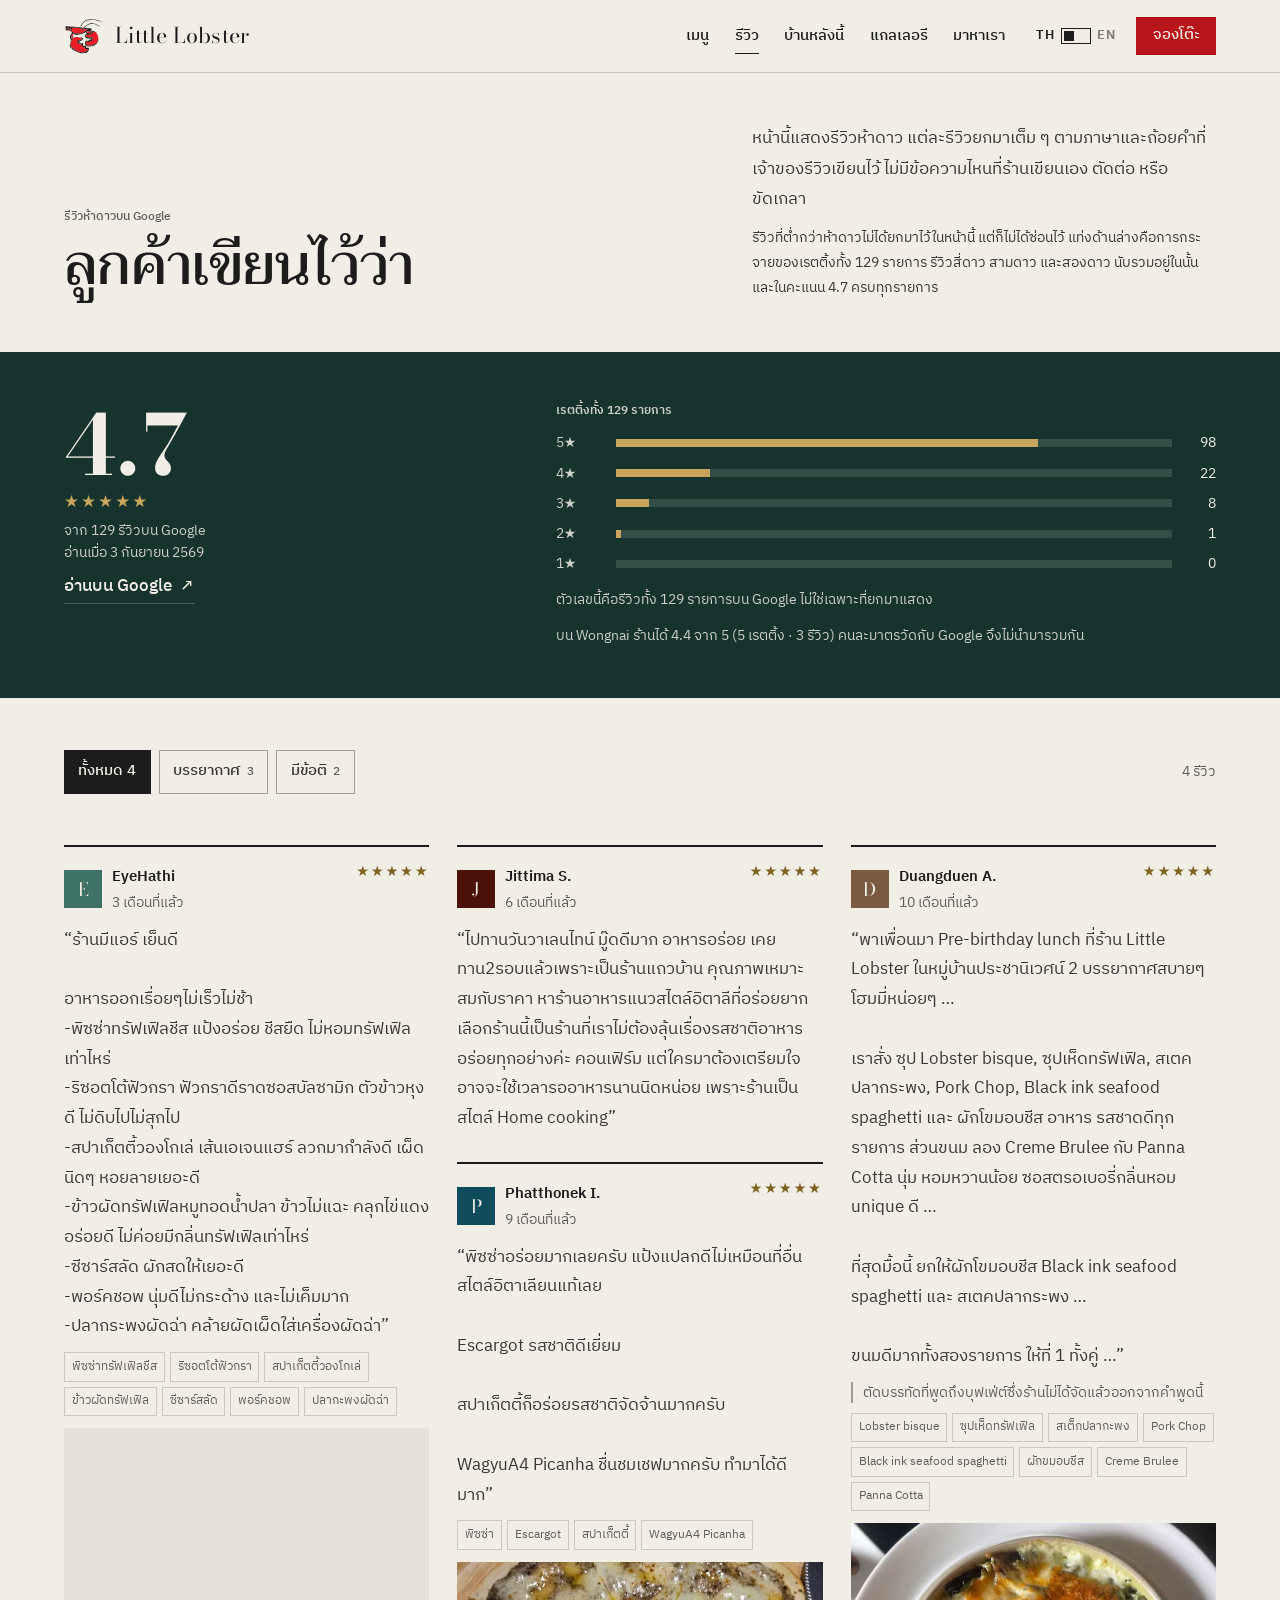
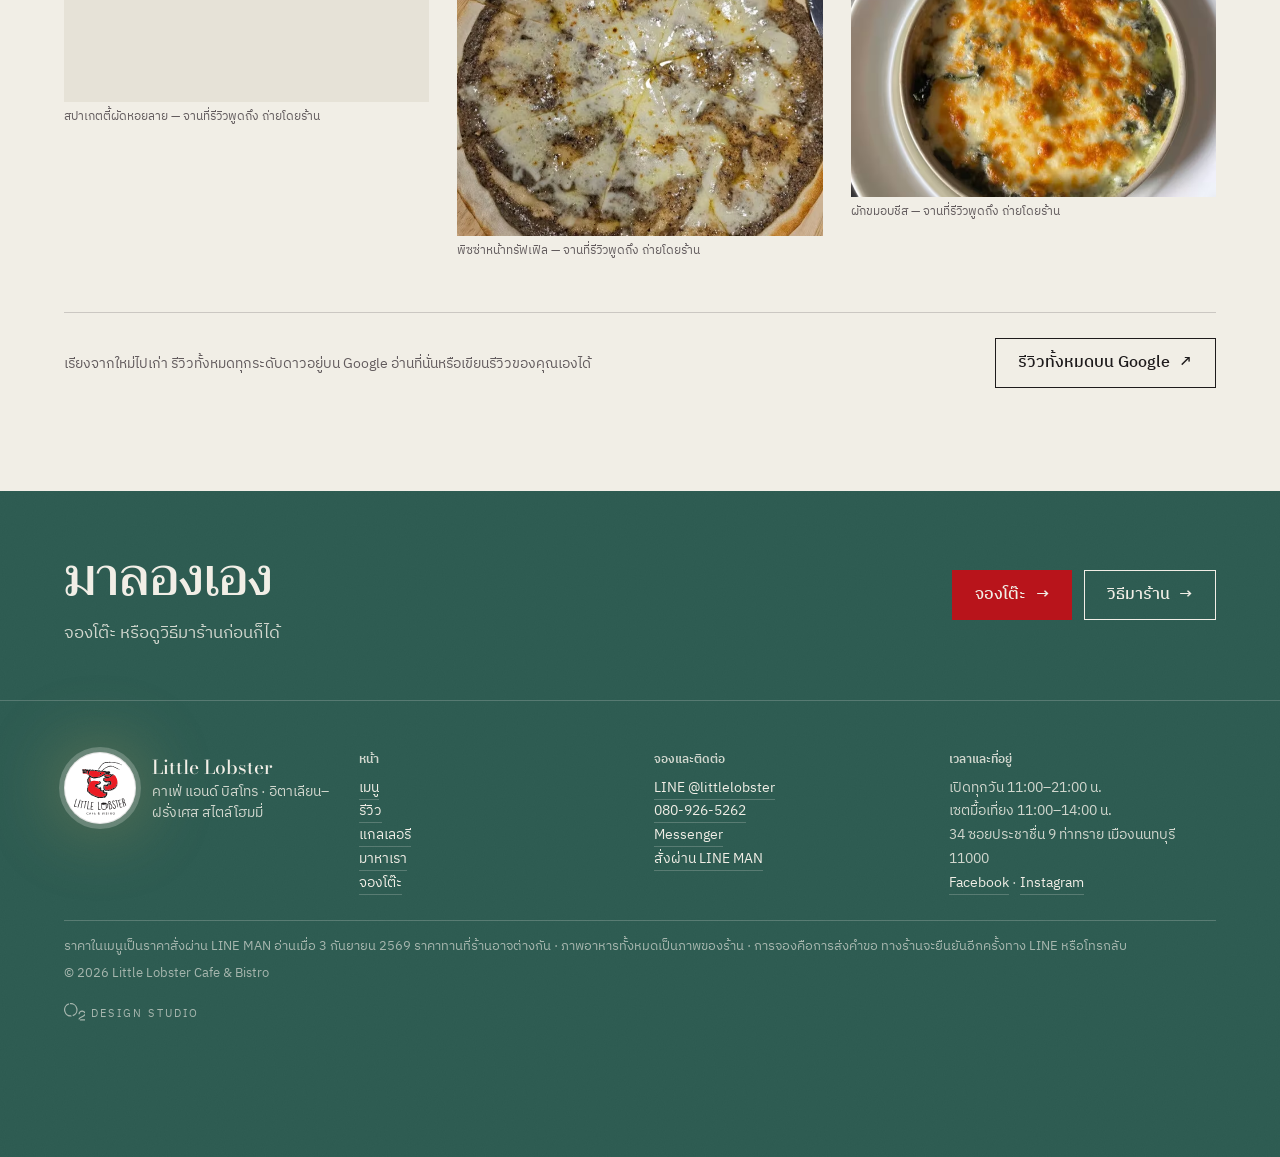
<file: reviews.html>
<!doctype html>
<html lang="th">
<head>
<meta charset="utf-8">
<script>(function(){var d=document.documentElement;d.className+=' js';
if(location.search.indexOf('flat=1')>-1)d.classList.add('is-flat');
var sm=location.search.match(/shift=(\d+)/);
if(sm){var st=document.createElement('style');st.textContent='html{margin-top:-'+sm[1]+'px!important}.head,.actbar,.loader,.gate{display:none!important}';document.head.appendChild(st);}
try{if(location.search.indexOf('static=1')<0&&!matchMedia('(prefers-reduced-motion: reduce)').matches){d.classList.add('has-motion');}else{d.classList.add('has-no-motion');}}catch(e){}})();</script>
<meta name="viewport" content="width=device-width, initial-scale=1, viewport-fit=cover">
<title data-en="Reviews — Little Lobster Cafe &amp; Bistro">รีวิว — Little Lobster Cafe &amp; Bistro</title>
<meta name="description" data-en="What guests write about Little Lobster on Google: 4.7 from 129 reviews, read 3 September 2026. Twenty reviews quoted in full, in the language they were written in." content="ลูกค้าเขียนถึง Little Lobster บน Google ว่าอย่างไร 4.7 จาก 129 รีวิว อ่านเมื่อ 3 กันยายน 2569 ยกมาเต็ม ๆ 20 รีวิว ตามภาษาที่เขียนไว้จริง">
<meta name="theme-color" content="#2C5A50">
<link rel="canonical" href="https://mpc0367.github.io/Little-Lobster/reviews.html">
<meta property="og:type" content="website">
<meta property="og:site_name" content="Little Lobster Cafe &amp; Bistro">
<meta property="og:locale" content="th_TH">
<meta property="og:title" content="รีวิว — Little Lobster Cafe &amp; Bistro">
<meta property="og:description" content="4.7 จาก 129 รีวิวบน Google · ยกรีวิวมาเต็ม ๆ ตามที่ลูกค้าเขียน">
<meta property="og:url" content="https://mpc0367.github.io/Little-Lobster/reviews.html">
<meta property="og:image" content="https://mpc0367.github.io/Little-Lobster/img/og-little-lobster.jpg">
<meta property="og:image:width" content="1200">
<meta property="og:image:height" content="630">
<meta name="twitter:card" content="summary_large_image">
<link rel="icon" href="favicon.svg" type="image/svg+xml">
<link rel="apple-touch-icon" href="img/brand/apple-touch-icon.png">
<link rel="manifest" href="site.webmanifest">
<link rel="preconnect" href="https://fonts.googleapis.com">
<link rel="preconnect" href="https://fonts.gstatic.com" crossorigin>
<link rel="stylesheet" href="https://fonts.googleapis.com/css2?family=Bodoni+Moda:ital,opsz,wght@0,6..96,400..800;1,6..96,400..800&family=Trirong:wght@400;500;600&family=IBM+Plex+Sans+Thai:wght@400;500;600&display=swap">
<link rel="stylesheet" href="css/ll.css">
<!--#data-->
<script>window.LL_DATA={"hours": {"days": "daily", "open": "11:00", "close": "21:00", "source": "Venue's own Facebook captions (two reels: ร้านเปิดทุกวัน เวลา 11.00-21.00 น.) and its pavement A-board — level 1; Google Business Profile agrees (11 AM–9 PM, level 2); two independent reviewers agree. Wongnai (level 4) and the LINE MAN storefront show 20:30, printed here only as the delivery cut-off. Decision recorded in SOURCES.md §I.", "delivery_last": "20:30", "delivery_note_th": "สั่งเดลิเวอรี่ผ่าน LINE MAN ได้ถึง 20:30 น.", "delivery_note_en": "LINE MAN delivery orders until 20:30", "callahead_th": "มาช่วงค่ำ โทรเช็กก่อนได้ว่าครัวยังเปิดไหม 080-926-5262", "callahead_en": "Coming late? Call 080-926-5262 to check the kitchen"}, "phone": "+66809265262", "line": "https://lin.ee/DI4BNDZ"};</script>
<!--/data-->
</head>
<body>
<!--#p:top-->
<a class="skip" href="#main" data-en="Skip to content">ข้ามไปยังเนื้อหา</a>

<header class="head" data-head>
  <div class="wrap head__in">
    <a class="head__mark" href="index.html" data-nav="index.html" aria-label="Little Lobster — หน้าแรก" data-en-aria-label="Little Lobster — home">
      <svg aria-hidden="true" viewBox="0 0 454 415"><use href="#ll-mark"/></svg>
      <span class="head__name">Little Lobster</span>
    </a>
    <nav class="head__nav" aria-label="เมนูหลัก" data-en-aria-label="Main">
      <a class="head__link" href="menu.html" data-nav="menu.html" data-en="Menu">เมนู</a>
      <a class="head__link" href="reviews.html" data-nav="reviews.html" aria-current="page" data-en="Reviews">รีวิว</a>
      <a class="head__link" href="index.html#house" data-en="The house">บ้านหลังนี้</a>
      <a class="head__link" href="gallery.html" data-nav="gallery.html" data-en="Gallery">แกลเลอรี</a>
      <a class="head__link" href="visit.html" data-nav="visit.html" data-en="Visit">มาหาเรา</a>
    </nav>
    <div class="head__right">
      <button class="langsw" type="button" data-lang-toggle aria-label="เปลี่ยนเป็นภาษาอังกฤษ" data-en-aria-label="Switch to Thai">
        <span class="langsw__side" data-side="th" aria-hidden="true">TH</span>
        <span class="langsw__track" aria-hidden="true"><i class="langsw__thumb"></i></span>
        <span class="langsw__side" data-side="en" aria-hidden="true">EN</span>
      </button>
      <a class="btn btn--primary head__cta" href="book.html" data-nav="book.html"><span data-en="Book a table">จองโต๊ะ</span></a>
      <button class="burger" type="button" aria-expanded="false" aria-controls="mobilemenu" aria-label="เปิดเมนู" data-en-aria-label="Open menu"><i></i><i></i></button>
    </div>
  </div>
</header>

<div class="panel" id="mobilemenu" data-open="false" aria-hidden="true" role="dialog" aria-modal="true" aria-label="เมนูนำทาง" data-en-aria-label="Navigation">
  <a class="panel__link" href="menu.html" data-en="Menu">เมนู</a>
  <a class="panel__link" href="reviews.html" data-en="Reviews">รีวิว</a>
  <a class="panel__link" href="index.html#house" data-en="The house">บ้านหลังนี้</a>
  <a class="panel__link" href="gallery.html" data-en="Gallery">แกลเลอรี</a>
  <a class="panel__link" href="visit.html" data-en="Visit">มาหาเรา</a>
  <div class="panel__meta">
    <p><span data-en="Open daily 11:00–21:00">เปิดทุกวัน 11:00–21:00 น.</span> · <a href="tel:+66809265262"><span data-tel-label>080-926-5262</span></a></p>
    <p>34 <span data-en="Soi Prachachuen 9, Tha Sai, Nonthaburi">ซอยประชาชื่น 9 ท่าทราย นนทบุรี</span></p>
    <p><a href="https://www.facebook.com/LittleLlobster/" target="_blank" rel="noopener">Facebook</a> · <a href="https://www.instagram.com/littlelobster2020/" target="_blank" rel="noopener">Instagram</a></p>
    <a class="btn btn--primary panel__cta" href="book.html"><span data-en="Book a table">จองโต๊ะ</span><span class="btn__arrow" aria-hidden="true">→</span></a>
  </div>
</div>

<div class="curtain plaster" aria-hidden="true" data-curtain data-state="">
  <div class="curtain__disc disc"><svg viewBox="0 0 900 900" aria-hidden="true"><use href="#ll-lockup"/></svg></div>
</div>
<!--/p:top-->

<main id="main" class="rv-page">

<section class="sec sec--tight" aria-labelledby="rv-h">
  <div class="wrap rv__intro">
    <div>
      <p class="eyebrow" data-en="Five-star Google reviews">รีวิวห้าดาวบน Google</p>
      <h1 id="rv-h" data-en="What guests write">ลูกค้าเขียนไว้ว่า</h1>
    </div>
    <div class="rv__framing">
      <p data-en="This page shows the five-star reviews. Each one is quoted in full, in the language it was written in, exactly as its author typed it — nothing here was written, shortened or tidied by the restaurant.">หน้านี้แสดงรีวิวห้าดาว แต่ละรีวิวยกมาเต็ม ๆ ตามภาษาและถ้อยคำที่เจ้าของรีวิวเขียนไว้ ไม่มีข้อความไหนที่ร้านเขียนเอง ตัดต่อ หรือขัดเกลา</p>
      <p class="small muted" data-en="Reviews below five stars are not quoted here, but they are not hidden either: the bars below are the full spread of all 129 ratings, and every four-, three- and two-star review is counted in them and in the 4.7 average.">รีวิวที่ต่ำกว่าห้าดาวไม่ได้ยกมาไว้ในหน้านี้ แต่ก็ไม่ได้ซ่อนไว้ แท่งด้านล่างคือการกระจายของเรตติ้งทั้ง 129 รายการ รีวิวสี่ดาว สามดาว และสองดาว นับรวมอยู่ในนั้นและในคะแนน 4.7 ครบทุกรายการ</p>
    </div>
  </div>
</section>

<section class="sec sec--tight on-marble" aria-labelledby="rvsum-h">
  <div class="wrap">
    <h2 class="sr-only" id="rvsum-h" data-en="The rating">คะแนน</h2>
    <div class="rvsum">
<!--#rvsum-->
<div class="rvsum__score">
  <p class="rvsum__big num">4.7</p>
  <p class="rv__stars" role="img" aria-label="5 ดาว จาก 5" data-en-aria-label="5 out of 5 stars"><span aria-hidden="true">★★★★★</span></p>
  <p class="rvsum__meta"><span data-en="from 129 reviews on Google">จาก 129 รีวิวบน Google</span><br>
     <span class="small" data-en="read 3 September 2026">อ่านเมื่อ 3 กันยายน 2569</span></p>
  <a class="textlink" href="https://www.google.com/maps/place/?q=place_id:ChIJVUuZYU-D4jARj75MVdR4zgg" target="_blank" rel="noopener"><span data-en="Read them on Google">อ่านบน Google</span><span class="textlink__arrow" aria-hidden="true">↗</span></a>
</div>
<div class="rvsum__dist">
  <h3 class="rvsum__disth" data-en="All 129 ratings">เรตติ้งทั้ง 129 รายการ</h3>
  <div class="rvbar"><span class="rvbar__k num">5<span aria-hidden="true">★</span></span><span class="rvbar__t"><i style="width:76%"></i></span><span class="rvbar__n num">98</span></div><div class="rvbar"><span class="rvbar__k num">4<span aria-hidden="true">★</span></span><span class="rvbar__t"><i style="width:17%"></i></span><span class="rvbar__n num">22</span></div><div class="rvbar"><span class="rvbar__k num">3<span aria-hidden="true">★</span></span><span class="rvbar__t"><i style="width:6%"></i></span><span class="rvbar__n num">8</span></div><div class="rvbar"><span class="rvbar__k num">2<span aria-hidden="true">★</span></span><span class="rvbar__t"><i style="width:1%"></i></span><span class="rvbar__n num">1</span></div><div class="rvbar"><span class="rvbar__k num">1<span aria-hidden="true">★</span></span><span class="rvbar__t"><i style="width:0%"></i></span><span class="rvbar__n num">0</span></div>
  <p class="rvsum__note small" data-en="These are all 129 reviews on Google, not only the ones quoted below.">ตัวเลขนี้คือรีวิวทั้ง 129 รายการบน Google ไม่ใช่เฉพาะที่ยกมาแสดง</p>
  <p class="rvsum__note small" data-en="On Wongnai the restaurant has 4.4 out of 5 from 5 ratings and 3 reviews — a different scale from Google&#x27;s, so the two are never added together.">บน Wongnai ร้านได้ 4.4 จาก 5 (5 เรตติ้ง · 3 รีวิว) คนละมาตรวัดกับ Google จึงไม่นำมารวมกัน</p>
</div>
<!--/rvsum-->
    </div>
  </div>
</section>

<section class="sec" aria-labelledby="rvlist-h">
  <div class="wrap">
    <div class="rv__bar">
      <h2 class="sr-only" id="rvlist-h" data-en="The five-star reviews">รีวิวห้าดาว</h2>
      <div class="rvchips" role="group" aria-label="กรองรีวิว" data-en-aria-label="Filter the reviews" data-rvfilter>
<!--#rvchips-->
<button class="rvchip" type="button" data-filter="all" aria-pressed="true"><span data-en="All 4">ทั้งหมด 4</span></button>
<button class="rvchip" type="button" data-filter="room" aria-pressed="false"><span data-en="The room">บรรยากาศ</span><small class="num">3</small></button>
<button class="rvchip" type="button" data-filter="mixed" aria-pressed="false"><span data-en="With a criticism">มีข้อติ</span><small class="num">2</small></button>
<!--/rvchips-->
      </div>
      <p class="rv__count small muted" aria-live="polite" data-rvcount></p>
    </div>
    <div class="rvgrid" data-rvgrid>
<!--#rvcards-->
<article class="rv" data-tags="five food room mixed" data-stars="5">
  <header class="rv__head">
    <span class="rv__mono" aria-hidden="true" style="background:var(--wall)">E</span>
    <span class="rv__who"><b>EyeHathi</b><span class="rv__when small" data-en="3 months ago">3 เดือนที่แล้ว</span></span>
    <p class="rv__stars" role="img" aria-label="5 ดาว จาก 5" data-en-aria-label="5 out of 5 stars"><span aria-hidden="true">★★★★★</span></p>
  </header>
  <blockquote class="rv__text" lang="th"><p>ร้านมีแอร์ เย็นดี<br><br>อาหารออกเรื่อยๆไม่เร็วไม่ช้า<br>-พิซซ่าทรัฟเฟิลชีส แป้งอร่อย ชีสยืด ไม่หอมทรัฟเฟิลเท่าไหร่<br>-ริซอตโต้ฟัวกรา ฟัวกราดีราดซอสบัลซามิก ตัวข้าวหุงดี ไม่ดิบไปไม่สุกไป<br>-สปาเก็ตตี้วองโกเล่ เส้นเอเจนแฮร์ ลวกมากำลังดี เผ็ดนิดๆ หอยลายเยอะดี<br>-ข้าวผัดทรัฟเฟิลหมูทอดน้ำปลา ข้าวไม่แฉะ คลุกไข่แดงอร่อยดี ไม่ค่อยมีกลิ่นทรัฟเฟิลเท่าไหร่<br>-ซีซาร์สลัด ผักสดให้เยอะดี<br>-พอร์คชอพ นุ่มดีไม่กระด้าง และไม่เค็มมาก<br>-ปลากระพงผัดฉ่า คล้ายผัดเผ็ดใส่เครื่องผัดฉ่า</p></blockquote>
  <ul class="rv__dishes" aria-label="จานที่รีวิวพูดถึง" data-en-aria-label="Dishes this review names"><li>พิซซ่าทรัฟเฟิลชีส</li><li>ริซอตโต้ฟัวกรา</li><li>สปาเก็ตตี้วองโกเล่</li><li>ข้าวผัดทรัฟเฟิล</li><li>ซีซาร์สลัด</li><li>พอร์คชอพ</li><li>ปลากะพงผัดฉ่า</li></ul><figure class="rv__pic"><picture><source type="image/avif" srcset="img/spaghetti-vongole-640.avif 640w, img/spaghetti-vongole-1000.avif 1000w, img/spaghetti-vongole-1069.avif 1069w" sizes="(max-width: 900px) 90vw, 30vw"><img src="img/spaghetti-vongole-1000.jpg" srcset="img/spaghetti-vongole-640.jpg 640w, img/spaghetti-vongole-1000.jpg 1000w, img/spaghetti-vongole-1069.jpg 1069w" sizes="(max-width: 900px) 90vw, 30vw" width="1069" height="1900" alt="สปาเกตตี้ผัดหอยลาย" data-en-alt="Spaghetti vongole" loading="lazy" decoding="async" data-slug="spaghetti-vongole" data-full="img/spaghetti-vongole-1069.jpg"></picture><figcaption data-en="Spaghetti vongole — the dish this review names, photographed by the restaurant">สปาเกตตี้ผัดหอยลาย — จานที่รีวิวพูดถึง ถ่ายโดยร้าน</figcaption></figure>
</article>
<article class="rv" data-tags="five food room mixed" data-stars="5">
  <header class="rv__head">
    <span class="rv__mono" aria-hidden="true" style="background:var(--leather)">J</span>
    <span class="rv__who"><b>Jittima S.</b><span class="rv__when small" data-en="6 months ago">6 เดือนที่แล้ว</span></span>
    <p class="rv__stars" role="img" aria-label="5 ดาว จาก 5" data-en-aria-label="5 out of 5 stars"><span aria-hidden="true">★★★★★</span></p>
  </header>
  <blockquote class="rv__text" lang="th"><p>ไปทานวันวาเลนไทน์ มู๊ดดีมาก อาหารอร่อย เคยทาน2รอบแล้วเพราะเป็นร้านแถวบ้าน คุณภาพเหมาะสมกับราคา หาร้านอาหารแนวสไตล์อิตาลีที่อร่อยยาก เลือกร้านนี้เป็นร้านที่เราไม่ต้องลุ้นเรื่องรสชาติอาหาร อร่อยทุกอย่างค่ะ คอนเฟิร์ม แต่ใครมาต้องเตรียมใจอาจจะใช้เวลารออาหารนานนิดหน่อย เพราะร้านเป็นสไตล์ Home cooking</p></blockquote>
  
</article>
<article class="rv" data-tags="five food" data-stars="5">
  <header class="rv__head">
    <span class="rv__mono" aria-hidden="true" style="background:var(--velvet)">P</span>
    <span class="rv__who"><b>Phatthonek I.</b><span class="rv__when small" data-en="9 months ago">9 เดือนที่แล้ว</span></span>
    <p class="rv__stars" role="img" aria-label="5 ดาว จาก 5" data-en-aria-label="5 out of 5 stars"><span aria-hidden="true">★★★★★</span></p>
  </header>
  <blockquote class="rv__text" lang="th"><p>พิซซ่าอร่อยมากเลยครับ แป้งแปลกดีไม่เหมือนที่อื่น สไตล์อิตาเลียนแท้เลย<br><br>Escargot รสชาติดีเยี่ยม<br><br>สปาเก็ตตี้ก็อร่อยรสชาติจัดจ้านมากครับ<br><br>WagyuA4 Picanha ชื่นชมเชฟมากครับ ทำมาได้ดีมาก</p></blockquote>
  <ul class="rv__dishes" aria-label="จานที่รีวิวพูดถึง" data-en-aria-label="Dishes this review names"><li>พิซซ่า</li><li>Escargot</li><li>สปาเก็ตตี้</li><li>WagyuA4 Picanha</li></ul><figure class="rv__pic"><picture><source type="image/avif" srcset="img/truffle-pizza-640.avif 640w, img/truffle-pizza-1000.avif 1000w, img/truffle-pizza-1400.avif 1400w" sizes="(max-width: 900px) 90vw, 30vw"><img src="img/truffle-pizza-1000.jpg" srcset="img/truffle-pizza-640.jpg 640w, img/truffle-pizza-1000.jpg 1000w, img/truffle-pizza-1400.jpg 1400w" sizes="(max-width: 900px) 90vw, 30vw" width="1400" height="1866" alt="พิซซ่าหน้าทรัฟเฟิล" data-en-alt="Truffle pizza" loading="lazy" decoding="async" data-slug="truffle-pizza" data-full="img/truffle-pizza-1400.jpg"></picture><figcaption data-en="Truffle pizza — the dish this review names, photographed by the restaurant">พิซซ่าหน้าทรัฟเฟิล — จานที่รีวิวพูดถึง ถ่ายโดยร้าน</figcaption></figure>
</article>
<article class="rv" data-tags="five food room" data-stars="5">
  <header class="rv__head">
    <span class="rv__mono" aria-hidden="true" style="background:var(--card)">D</span>
    <span class="rv__who"><b>Duangduen A.</b><span class="rv__when small" data-en="10 months ago">10 เดือนที่แล้ว</span></span>
    <p class="rv__stars" role="img" aria-label="5 ดาว จาก 5" data-en-aria-label="5 out of 5 stars"><span aria-hidden="true">★★★★★</span></p>
  </header>
  <blockquote class="rv__text" lang="th"><p>พาเพื่อนมา Pre-birthday lunch ที่ร้าน Little Lobster ในหมู่บ้านประชานิเวศน์ 2 บรรยากาศสบายๆ โฮมมี่หน่อยๆ …<br><br>เราสั่ง ซุป Lobster bisque, ซุปเห็ดทรัฟเฟิล, สเตคปลากระพง, Pork Chop, Black ink seafood spaghetti และ ผักโขมอบชีส อาหาร รสชาดดีทุกรายการ ส่วนขนม ลอง Creme Brulee กับ Panna Cotta นุ่ม หอมหวานน้อย ซอสตรอเบอรี่กลิ่นหอม unique ดี …<br><br>ที่สุดมื้อนี้ ยกให้ผักโขมอบชีส Black ink seafood spaghetti และ สเตคปลากระพง …<br><br>ขนมดีมากทั้งสองรายการ ให้ที่ 1 ทั้งคู่ …</p></blockquote>
  <p class="rv__trim small" data-en="A line about a buffet the restaurant no longer runs is left out of this quote.">ตัดบรรทัดที่พูดถึงบุฟเฟ่ต์ซึ่งร้านไม่ได้จัดแล้วออกจากคำพูดนี้</p><ul class="rv__dishes" aria-label="จานที่รีวิวพูดถึง" data-en-aria-label="Dishes this review names"><li>Lobster bisque</li><li>ซุปเห็ดทรัฟเฟิล</li><li>สเต็กปลากะพง</li><li>Pork Chop</li><li>Black ink seafood spaghetti</li><li>ผักขมอบชีส</li><li>Creme Brulee</li><li>Panna Cotta</li></ul><figure class="rv__pic"><picture><source type="image/avif" srcset="img/baked-spinach-cheese-640.avif 640w, img/baked-spinach-cheese-1000.avif 1000w, img/baked-spinach-cheese-1400.avif 1400w" sizes="(max-width: 900px) 90vw, 30vw"><img src="img/baked-spinach-cheese-1000.jpg" srcset="img/baked-spinach-cheese-640.jpg 640w, img/baked-spinach-cheese-1000.jpg 1000w, img/baked-spinach-cheese-1400.jpg 1400w" sizes="(max-width: 900px) 90vw, 30vw" width="1400" height="1866" alt="ผักขมอบชีส" data-en-alt="Baked spinach with cheese" loading="lazy" decoding="async" data-slug="baked-spinach-cheese" data-full="img/baked-spinach-cheese-1400.jpg"></picture><figcaption data-en="Baked spinach with cheese — the dish this review names, photographed by the restaurant">ผักขมอบชีส — จานที่รีวิวพูดถึง ถ่ายโดยร้าน</figcaption></figure>
</article>
<!--/rvcards-->
    </div>
    <p class="rv__none" hidden data-rvnone data-en="No review in this set mentions that. Clear the filter to see them all.">ไม่มีรีวิวในชุดนี้ที่พูดถึงเรื่องนั้น กดล้างตัวกรองเพื่อดูทั้งหมด</p>
    <div class="rv__foot">
      <p class="small muted" data-en="Newest first. Every review, at every rating, is on Google — read them there, and add your own.">เรียงจากใหม่ไปเก่า รีวิวทั้งหมดทุกระดับดาวอยู่บน Google อ่านที่นั่นหรือเขียนรีวิวของคุณเองได้</p>
      <a class="btn" href="https://www.google.com/maps/place/?q=place_id:ChIJVUuZYU-D4jARj75MVdR4zgg" target="_blank" rel="noopener"><span data-en="All reviews on Google">รีวิวทั้งหมดบน Google</span><span class="btn__arrow" aria-hidden="true">↗</span></a>
    </div>
  </div>
</section>

<section class="sec sec--tight on-dark plaster">
  <div class="wrap rv__cta">
    <div>
      <h2 data-en="Come and see">มาลองเอง</h2>
      <p data-en="Book a table, or find the house first.">จองโต๊ะ หรือดูวิธีมาร้านก่อนก็ได้</p>
    </div>
    <div class="rv__ctabtns">
      <a class="btn btn--primary" href="book.html"><span data-en="Book a table">จองโต๊ะ</span><span class="btn__arrow" aria-hidden="true">→</span></a>
      <a class="btn btn--cream" href="visit.html"><span data-en="How to find us">วิธีมาร้าน</span><span class="btn__arrow" aria-hidden="true">→</span></a>
    </div>
  </div>
</section>

</main>

<!--#p:bottom-->
<footer class="foot on-dark plaster">
  <div class="wrap foot__grid">
    <div class="foot__brand">
      <div class="disc disc--lit"><svg viewBox="0 0 900 900" aria-hidden="true"><use href="#ll-lockup"/></svg></div>
      <p><b>Little Lobster</b><span data-en="Cafe &amp; Bistro · Italian–French, home style">คาเฟ่ แอนด์ บิสโทร · อิตาเลียน–ฝรั่งเศส สไตล์โฮมมี่</span></p>
    </div>
    <div class="foot__col">
      <h3 data-en="Pages">หน้า</h3>
      <p><a href="menu.html" data-en="Menu">เมนู</a><br><a href="reviews.html" data-en="Reviews">รีวิว</a><br><a href="gallery.html" data-en="Gallery">แกลเลอรี</a><br><a href="visit.html" data-en="Visit">มาหาเรา</a><br><a href="book.html" data-en="Book a table">จองโต๊ะ</a></p>
    </div>
    <div class="foot__col">
      <h3 data-en="Reserve &amp; contact">จองและติดต่อ</h3>
      <p><a href="https://lin.ee/DI4BNDZ" target="_blank" rel="noopener">LINE @littlelobster</a><br><a href="tel:+66809265262"><span data-tel-label>080-926-5262</span></a><br><a href="https://m.me/LittleLlobster" target="_blank" rel="noopener">Messenger</a><br><a href="https://www.wongnai.com/delivery/businesses/721221yS/order" target="_blank" rel="noopener" data-en="Order on LINE MAN">สั่งผ่าน LINE MAN</a></p>
    </div>
    <div class="foot__col">
      <h3 data-en="Hours &amp; address">เวลาและที่อยู่</h3>
      <p><span data-en="Open daily 11:00–21:00">เปิดทุกวัน 11:00–21:00 น.</span><br><span data-en="Lunch set 11:00–14:00">เซตมื้อเที่ยง 11:00–14:00 น.</span><br>34 <span data-en="Soi Prachachuen 9, Tha Sai, Mueang Nonthaburi, Nonthaburi 11000">ซอยประชาชื่น 9 ท่าทราย เมืองนนทบุรี 11000</span><br><a href="https://www.facebook.com/LittleLlobster/" target="_blank" rel="noopener">Facebook</a> · <a href="https://www.instagram.com/littlelobster2020/" target="_blank" rel="noopener">Instagram</a></p>
    </div>
    <div class="foot__legal">
      <p data-en="Menu prices are the restaurant's LINE MAN delivery prices as read on 3 September 2026; dine-in prices may differ. Every food photograph is the restaurant's own. A booking is a request; the restaurant confirms it on LINE or by phone.">ราคาในเมนูเป็นราคาสั่งผ่าน LINE MAN อ่านเมื่อ 3 กันยายน 2569 ราคาทานที่ร้านอาจต่างกัน · ภาพอาหารทั้งหมดเป็นภาพของร้าน · การจองคือการส่งคำขอ ทางร้านจะยืนยันอีกครั้งทาง LINE หรือโทรกลับ</p>
      <p>© 2026 Little Lobster Cafe &amp; Bistro</p>
      <a class="o2-credit" href="https://o2-designstudio.com/" target="_blank" rel="noopener" lang="en" aria-label="Website by O2 Design Studio (opens in a new tab)"><span class="o2-credit__lockup"><svg class="o2-credit__mark" viewBox="0 0 158.1 129.7" aria-hidden="true" focusable="false"><path fill="currentColor" d="M56.99 99.51A50 50 0 0 1 33.88 2.67L38 10.97A40.84 40.84 0 0 0 52.65 90.75ZM42.27 0.6A50 50 0 0 1 66.45 97.22L62.34 88.93A40.84 40.84 0 0 0 46.59 9.31ZM157.94 74.78L148.9 74.77C147.72 72.56 147.05 70.73 145.23 68.89C138.08 61.67 125.49 63.06 119.44 70.92L118.43 72.68C116.33 76.4 116.59 78.85 116.23 82.89C113.81 83.15 109.39 83.26 107.04 82.84C106.96 80.45 106.94 77.98 107.43 75.63C109.72 64.58 119.41 55.88 130.73 55.04C140.97 54.28 151.46 58.93 156.12 68.39C157.1 70.38 158.02 72.54 157.94 74.78ZM148.84 83.59C151.04 83.14 155.75 83.23 158.04 83.51C157.97 85.63 157.24 87.64 156.34 89.53C153.35 95.79 148.24 98.9 142.26 101.9C137.63 104.22 133.19 106.96 128.53 109.23C126.42 110.25 120.74 112.92 119.24 114.34C116.45 116.97 117.29 117.47 116.13 119.2L114.32 121.49C112.04 121.8 109.41 121.77 107.13 121.51C106.19 114 111.68 108.04 117.74 104.62C124.34 100.89 131.24 97.68 137.85 93.97C143.08 91.03 146.6 89.67 148.84 83.59ZM121.53 120.51C124.54 119.99 135.15 120.36 138.93 120.36C142.92 120.36 154.81 119.99 157.91 120.49L157.85 129.51C154.88 129.77 151.82 129.6 148.83 129.59L135.02 129.59C130.67 129.59 119.91 129.95 116.29 129.48C117.52 126.27 119.99 123.58 121.53 120.51Z"/></svg>Design Studio</span></a>
    </div>
  </div>
</footer>

<nav class="actbar" aria-label="ทางลัด" data-en-aria-label="Quick actions">
  <a href="menu.html"><svg viewBox="0 0 24 24" fill="none" stroke="currentColor" stroke-width="1.6" aria-hidden="true"><path d="M5 4h14v16H5z"/><path d="M8 8h8M8 12h8M8 16h5"/></svg><span data-en="Menu">เมนู</span></a>
  <a class="is-primary" href="book.html"><svg viewBox="0 0 24 24" fill="none" stroke="currentColor" stroke-width="1.6" aria-hidden="true"><path d="M5 5h14v15H5z"/><path d="M5 9h14M9 3v4M15 3v4"/></svg><span data-en="Book">จองโต๊ะ</span></a>
  <a href="https://www.google.com/maps/dir/?api=1&amp;destination=Little%20Lobster%20Cafe%20%26%20Bistro&amp;destination_place_id=ChIJVUuZYU-D4jARj75MVdR4zgg" target="_blank" rel="noopener"><svg viewBox="0 0 24 24" fill="none" stroke="currentColor" stroke-width="1.6" aria-hidden="true"><path d="M12 21s-6-5.5-6-11a6 6 0 0 1 12 0c0 5.5-6 11-6 11z"/><circle cx="12" cy="10" r="2.2"/></svg><span data-en="Directions">นำทาง</span></a>
  <a href="tel:+66809265262"><svg viewBox="0 0 24 24" fill="none" stroke="currentColor" stroke-width="1.6" aria-hidden="true"><path d="M5 4h4l2 5-2.5 1.5a11 11 0 0 0 5 5L15 13l5 2v4a2 2 0 0 1-2 2A16 16 0 0 1 3 6a2 2 0 0 1 2-2z"/></svg><span data-en="Call">โทร</span></a>
</nav>

<div class="lb" data-open="false" aria-hidden="true" role="dialog" aria-modal="true" aria-label="ภาพขยาย" data-en-aria-label="Photo viewer">
  <div class="lb__top">
    <span class="lb__idx num" aria-live="polite"></span>
    <button class="lb__close" type="button" aria-label="ปิด" data-en-aria-label="Close"><svg viewBox="0 0 24 24" fill="none" stroke="currentColor" stroke-width="1.8" aria-hidden="true"><path d="M6 6l12 12M18 6L6 18"/></svg></button>
  </div>
  <div class="lb__stage"></div>
  <div class="lb__bot">
    <p class="lb__cap"></p>
    <div class="lb__nav">
      <button type="button" data-lb-prev aria-label="ภาพก่อนหน้า" data-en-aria-label="Previous"><svg viewBox="0 0 24 24" fill="none" stroke="currentColor" stroke-width="1.8" aria-hidden="true"><path d="M15 5l-7 7 7 7"/></svg></button>
      <button type="button" data-lb-next aria-label="ภาพถัดไป" data-en-aria-label="Next"><svg viewBox="0 0 24 24" fill="none" stroke="currentColor" stroke-width="1.8" aria-hidden="true"><path d="M9 5l7 7-7 7"/></svg></button>
    </div>
  </div>
</div>

<!--#symbols-->
<svg xmlns="http://www.w3.org/2000/svg" style="position:absolute;width:0;height:0;overflow:hidden" aria-hidden="true"><symbol id="ll-mark" viewBox="245 156 453 415"><path fill="#EA1C24" fill-rule="evenodd" d="M444,548 446,548 447,546 452,546 454,544 469,546 469,544 474,544 476,542 483,541 484,539 488,540 489,537 491,538 495,537 496,532 500,533 502,530 504,532 507,526 509,525 509,523 512,521 512,517 511,517 512,508 504,509 504,508 499,508 499,507 492,507 484,503 482,499 480,499 480,486 479,487 472,486 470,485 470,483 467,485 463,485 460,482 451,480 450,474 448,473 448,466 450,462 446,461 446,459 438,460 432,454 429,454 429,453 425,454 421,448 421,443 424,442 423,440 420,440 415,443 411,443 411,441 404,442 399,437 396,436 396,433 395,433 396,421 400,418 401,415 403,415 403,413 406,410 410,408 417,409 417,408 420,408 420,406 426,406 426,405 432,404 433,402 436,402 436,400 440,400 446,397 447,392 444,389 444,387 440,384 439,379 429,378 429,377 424,377 424,376 409,375 409,374 401,374 401,373 375,373 375,374 371,373 371,374 364,375 364,376 361,376 353,380 340,393 338,399 333,405 332,410 328,414 329,415 328,423 326,425 326,428 325,428 325,431 324,431 324,434 323,434 323,437 320,443 320,455 322,455 321,462 320,462 320,469 321,469 320,473 323,476 326,476 327,480 331,481 330,485 328,485 327,488 329,489 330,492 333,492 337,488 338,492 341,493 342,496 345,497 344,499 342,499 342,501 345,503 352,503 350,502 350,500 354,501 355,507 348,507 348,510 352,511 352,510 358,509 358,512 357,512 358,515 368,514 368,516 371,517 371,520 374,520 374,523 378,522 380,526 384,524 384,526 382,527 382,532 391,529 391,531 400,532 401,534 404,534 405,536 409,538 426,540 426,541 421,541 420,544 429,544 429,543 436,541 442,545 445,545ZM560,471 564,471 566,466 562,466 560,468ZM514,470 520,470 520,469 534,470 538,467 547,467 547,465 560,464 564,461 576,461 580,456 584,455 585,452 591,450 592,448 598,448 600,446 604,446 607,442 610,442 610,440 614,438 618,430 618,426 620,425 621,422 624,422 624,419 626,418 624,414 624,409 625,409 626,404 631,407 630,410 628,410 627,414 629,418 632,418 632,413 634,410 634,399 631,396 631,391 630,393 627,393 629,390 634,390 633,388 634,378 633,378 631,363 629,360 627,350 624,347 624,343 621,340 618,332 616,331 612,323 603,314 597,311 594,311 594,315 585,314 585,316 578,317 575,320 573,320 562,332 560,332 556,336 551,337 548,341 542,341 542,343 540,344 520,346 516,348 505,346 504,348 501,348 492,354 491,359 494,361 493,365 495,366 495,368 498,368 497,370 501,370 508,374 531,378 533,379 532,381 534,381 535,378 538,377 540,374 560,376 561,378 563,378 566,384 567,392 570,397 570,404 568,406 568,410 565,413 565,415 560,416 560,417 555,417 555,416 544,416 544,414 538,413 536,417 537,423 536,423 535,428 532,430 532,432 528,432 528,433 525,431 518,432 518,430 515,427 512,427 509,425 505,425 505,426 496,425 496,438 495,440 493,440 493,442 494,442 494,445 496,445 497,447 498,460 500,461 502,465 508,468 512,468ZM582,464 587,464 587,461 582,461ZM616,445 619,444 618,441 621,442 622,439 624,438 624,432 627,429 626,427 622,427 621,436 617,438ZM335,398 336,398 336,393 340,391 340,390 337,390 336,392 335,388 340,389 342,387 338,385 341,380 341,376 342,376 340,370 343,369 343,367 340,367 341,363 346,364 345,367 349,367 349,364 348,364 349,362 347,362 349,358 348,340 347,340 347,337 345,336 342,336 339,339 339,342 334,347 331,348 328,354 329,355 328,360 324,367 328,369 328,375 327,375 328,381 329,381 328,384 331,388 334,388 331,395ZM376,334 381,334 383,332 385,334 387,333 407,333 407,332 408,333 422,332 424,334 425,332 431,331 433,329 450,326 452,322 459,321 461,319 463,320 464,316 468,317 467,314 474,311 476,308 482,306 483,304 486,304 487,302 495,298 499,298 499,297 503,297 503,299 506,298 507,291 510,288 513,288 516,286 512,285 512,286 502,287 499,284 498,286 496,286 493,280 488,280 484,277 480,279 480,278 474,278 472,276 454,277 454,276 450,276 450,274 444,274 444,276 440,278 438,276 432,276 426,272 425,273 416,272 413,270 405,270 405,269 395,268 395,267 389,268 389,266 385,266 385,267 383,266 376,266 376,267 349,266 349,267 340,268 341,271 338,272 338,276 336,276 336,283 332,283 333,289 331,289 330,291 331,293 330,298 332,298 332,300 330,301 329,308 337,312 339,316 341,315 344,316 350,323 357,326 358,328 361,328 363,330 373,332ZM528,331 536,331 541,327 546,328 547,326 551,326 552,324 556,322 556,320 560,316 563,315 563,312 560,312 560,310 555,311 555,310 547,309 546,307 541,310 537,309 536,307 525,308 525,306 523,306 523,308 519,308 520,304 519,305 512,304 508,307 503,306 503,308 499,309 497,314 494,315 494,319 502,318 504,322 507,322 509,324 516,324 517,326 523,328 523,330 528,330ZM326,313 329,312 329,309 327,305 324,306 325,304 321,302 324,300 320,299 321,297 317,294 318,288 320,288 320,283 321,283 320,276 322,276 321,275 322,270 311,270 308,273 309,276 306,276 307,281 305,283 307,285 307,288 309,288 308,296 299,296 299,294 297,294 299,291 296,291 298,290 296,288 293,288 290,291 286,290 285,292 282,290 280,292 278,290 277,291 274,290 273,293 271,293 271,295 268,294 268,296 272,299 296,299 296,298 301,299 311,304 314,304 315,306 322,309ZM526,304 529,304 529,302 532,302 532,300 531,299 527,300ZM452,301 448,300 448,298 446,297 446,291 450,287 456,287 460,291 460,296 457,300ZM264,286 266,286 266,284 269,283 269,280 271,279 272,275 269,276 270,274 268,274 264,278 264,281 263,281ZM293,281 294,281 294,276 295,276 293,270 295,270 294,264 296,263 296,261 292,262 293,266 291,266 290,269 287,269 284,274 287,278 290,277ZM347,264 350,263 352,259 347,260 346,262ZM325,263 328,262 328,259 324,258 324,260 322,259 322,261 324,261ZM279,261 281,260 285,261 287,260 287,258 285,256 273,256 272,258 275,258 275,259 279,258 278,259ZM268,253 272,253 274,251 287,252 288,250 287,249 283,250 284,248 272,247 272,249 267,250Z"/><path fill="currentColor" fill-rule="evenodd" d="M433,557 436,557 438,553 440,554 444,553 444,555 453,556 453,555 464,555 464,554 479,554 479,551 488,552 488,550 495,552 496,554 498,554 498,550 504,551 507,548 507,546 510,543 512,543 511,540 515,538 519,534 519,532 521,532 523,521 526,518 526,509 525,509 525,505 527,504 526,497 525,495 522,495 522,494 516,494 516,495 498,494 495,489 491,473 486,468 474,474 476,475 475,478 472,478 471,477 472,475 469,475 466,472 464,472 462,469 461,449 460,447 458,448 457,441 453,441 456,438 457,438 457,441 459,441 458,435 452,438 450,440 451,441 450,443 447,442 446,446 444,443 443,447 440,446 438,447 438,449 435,449 432,444 432,439 429,433 425,431 421,431 421,432 414,431 415,429 414,425 417,422 420,422 421,421 420,419 424,420 424,417 432,416 434,414 440,413 448,409 457,400 457,397 458,397 457,384 455,382 452,383 448,377 438,375 440,384 444,387 444,389 447,392 446,397 440,400 436,400 436,402 433,402 432,404 429,404 426,406 420,406 420,408 417,408 417,409 410,408 406,410 403,413 403,415 401,415 400,418 396,421 396,424 395,424 396,436 399,437 404,442 411,441 411,443 415,443 420,440 423,440 424,442 421,443 421,448 425,454 429,453 429,454 432,454 438,460 446,459 446,461 450,462 448,466 448,473 450,474 451,480 460,482 463,485 467,485 470,483 470,485 472,486 478,486 478,487 480,486 480,499 482,499 484,503 492,507 499,507 499,508 504,508 504,509 512,508 512,511 511,511 512,521 509,523 509,525 507,526 504,532 503,530 500,533 496,532 496,536 492,538 489,537 488,540 484,539 483,541 476,542 474,544 469,544 469,546 454,544 452,546 447,546 446,548 444,548 445,545 442,545 436,541 429,543 429,544 420,544 421,541 426,541 426,540 409,538 405,536 404,534 401,534 400,532 391,531 391,529 381,532 384,524 380,526 378,522 374,523 374,520 371,520 371,517 368,516 368,514 358,515 357,514 358,509 352,510 352,511 343,511 341,507 347,507 347,508 355,507 354,501 350,500 350,502 352,503 343,502 342,499 344,499 345,497 342,496 342,494 338,492 337,488 333,492 331,492 331,494 329,495 327,494 326,486 330,485 331,481 327,480 327,477 323,476 320,473 321,472 320,462 321,462 322,455 320,455 320,453 317,450 317,446 316,446 317,443 319,442 319,437 317,433 318,429 319,428 323,429 323,433 322,433 322,437 323,437 326,425 328,423 328,418 326,420 326,417 325,417 326,410 328,409 330,409 330,411 332,410 333,405 338,399 340,393 346,388 348,384 351,383 349,382 351,379 351,377 349,376 350,373 346,375 347,372 350,372 350,367 345,367 346,364 341,363 340,367 343,367 343,369 340,370 342,376 341,376 341,380 338,385 342,386 341,387 342,389 335,388 336,392 337,390 340,390 338,393 336,393 336,398 331,395 334,388 331,388 329,386 328,384 329,381 327,377 328,369 324,368 328,360 328,356 329,356 328,354 331,348 334,347 339,342 339,339 342,336 347,337 348,334 352,336 354,339 356,339 357,341 359,340 361,342 364,341 364,342 373,344 374,346 380,345 381,346 380,348 405,346 405,345 409,345 410,343 420,343 423,341 428,343 433,338 435,339 436,337 438,337 439,340 441,340 441,339 447,338 448,337 447,334 450,332 453,332 456,334 463,333 464,331 468,329 466,327 470,323 472,323 471,325 473,324 477,325 480,322 482,323 483,321 485,321 484,319 485,317 493,317 492,315 497,314 499,309 502,309 503,306 508,307 512,304 518,304 518,305 520,304 519,308 523,308 523,306 525,306 525,308 536,307 537,309 541,310 546,307 547,309 551,309 555,311 560,310 560,312 563,312 563,315 560,316 554,324 552,324 551,326 547,326 546,328 541,327 536,331 523,330 523,328 517,326 516,324 509,324 507,322 504,322 502,318 496,318 492,322 493,327 495,327 500,333 505,333 505,335 508,335 508,336 507,338 504,338 502,336 498,339 497,342 495,341 493,344 488,342 484,346 483,351 485,351 485,356 481,361 481,368 483,372 486,375 488,375 487,373 491,374 493,376 491,378 494,379 492,381 497,384 500,384 499,386 504,388 504,385 507,385 511,390 516,389 517,391 520,391 519,389 522,389 522,388 528,389 528,387 531,387 529,389 532,389 532,390 538,390 539,387 542,387 544,389 543,390 540,389 540,391 545,391 546,389 549,388 551,389 550,391 554,393 555,395 554,400 556,400 556,402 552,404 553,403 552,400 533,401 526,406 525,411 524,411 526,415 523,413 522,417 520,415 516,416 515,414 514,415 499,415 499,414 496,415 495,414 495,416 490,417 487,421 487,425 485,424 485,432 486,432 485,437 488,439 488,441 486,440 484,441 485,443 483,443 482,451 492,461 492,463 489,464 486,458 484,457 485,461 487,462 487,466 491,467 495,471 494,473 498,473 502,475 504,478 508,478 508,479 518,478 519,479 522,477 522,475 526,474 527,478 524,481 529,481 528,477 534,480 535,476 536,476 536,480 538,478 540,478 540,480 546,480 552,473 554,473 554,477 556,478 558,472 560,471 560,468 562,466 566,466 563,473 559,476 559,478 562,478 561,480 565,480 569,476 565,478 564,476 570,470 572,470 572,475 574,473 577,474 580,471 586,472 582,466 582,461 590,462 589,467 590,466 593,467 595,463 599,462 599,458 601,456 606,455 612,452 613,450 616,450 615,448 616,440 617,438 621,436 622,427 627,428 626,431 624,432 624,435 625,435 632,421 632,418 629,418 627,414 628,410 630,410 631,407 626,404 625,409 624,409 624,414 626,418 624,419 624,422 620,423 614,438 610,440 610,442 607,442 604,446 600,446 598,448 592,448 591,450 585,452 584,455 580,456 576,461 564,461 560,464 551,464 551,465 547,465 547,467 538,467 534,470 530,470 530,469 514,470 512,468 508,468 502,465 497,457 498,456 497,447 496,445 494,445 494,442 493,442 493,440 495,440 496,438 496,425 499,425 499,426 509,425 509,426 515,427 518,430 518,432 523,432 523,431 527,433 532,432 532,430 535,428 536,423 537,423 536,417 538,413 542,413 544,414 544,416 555,416 555,417 563,416 568,410 568,406 570,404 570,397 567,392 566,384 563,378 561,378 560,376 540,374 538,377 535,378 534,381 532,381 533,379 531,378 512,375 512,374 503,372 501,370 497,370 498,368 495,368 495,366 493,365 494,361 491,359 491,356 494,352 498,351 501,348 504,348 505,346 516,348 520,346 536,345 536,344 542,343 542,341 548,341 551,337 556,336 557,334 562,332 576,318 585,316 585,314 594,315 593,306 589,306 587,304 580,304 579,306 572,308 572,306 565,304 565,306 563,307 564,304 565,303 567,304 568,302 567,301 562,302 561,298 557,302 555,299 555,301 552,303 553,299 556,297 555,296 556,293 554,292 556,290 556,276 554,276 554,274 545,275 546,272 538,272 538,273 534,272 531,275 527,273 519,273 519,272 517,274 512,274 513,272 516,272 516,271 515,270 510,271 509,267 506,267 507,270 509,270 509,272 507,272 505,270 499,269 499,267 494,269 492,266 491,268 486,268 486,267 479,268 478,266 478,267 475,267 474,269 471,269 467,266 464,267 464,265 457,266 457,267 453,266 453,268 449,269 450,266 443,262 427,267 427,263 433,263 435,261 429,262 428,260 426,260 425,262 419,262 418,260 416,262 416,261 411,261 410,259 397,259 396,260 396,258 390,263 388,263 387,259 389,255 386,255 386,259 382,256 380,256 380,258 378,259 378,256 374,257 373,254 368,254 361,259 359,259 359,254 357,254 356,257 350,263 347,264 346,262 348,258 351,257 353,254 355,254 354,252 352,252 353,250 346,250 342,252 342,253 349,252 344,257 341,256 340,253 337,253 337,252 335,253 327,252 328,262 325,263 324,261 322,261 322,259 320,259 321,254 316,255 312,251 305,252 305,256 303,256 302,254 300,254 298,251 294,250 293,248 291,248 287,252 274,251 272,253 267,252 267,250 272,249 272,247 264,248 261,252 261,256 264,257 263,262 262,264 259,265 261,266 262,269 259,269 259,270 261,272 265,272 267,274 272,275 271,279 269,280 269,283 266,284 265,286 266,292 264,293 271,295 271,293 273,293 274,290 275,291 278,290 279,292 282,290 285,292 286,290 290,291 293,288 296,288 298,289 296,291 299,291 297,293 299,294 299,296 308,296 309,288 307,288 307,285 305,283 307,281 306,276 309,276 308,273 311,270 322,270 321,272 322,276 320,276 320,280 321,280 320,288 318,288 317,294 321,297 320,299 324,300 321,302 325,304 324,306 327,305 329,309 329,312 328,312 329,319 331,319 333,324 336,325 332,331 330,332 327,331 327,335 325,336 326,340 322,342 323,347 321,345 319,346 319,349 322,349 322,351 318,350 315,353 315,357 312,358 315,360 311,361 312,362 311,364 315,366 313,367 313,370 315,371 312,370 314,374 312,374 311,376 314,379 313,382 316,383 314,384 316,386 313,388 315,390 319,390 318,391 319,395 321,395 319,396 319,398 320,400 322,400 322,404 323,404 323,407 321,410 321,413 323,413 323,418 321,422 317,423 315,427 313,450 311,452 312,457 310,456 310,459 312,461 312,466 311,466 312,481 313,481 315,488 327,500 329,499 333,503 337,511 346,515 349,519 351,519 352,522 355,522 355,524 353,523 354,526 358,523 360,526 362,526 362,528 375,531 375,534 380,533 381,535 380,537 387,537 388,539 392,539 394,542 400,545 406,546 416,551 419,550 420,552 423,552 423,554 432,555ZM633,399 635,397 634,390 629,390 627,393 630,393 631,391 631,396ZM377,334 363,330 361,328 358,328 357,326 350,323 344,316 342,315 339,316 337,312 329,308 330,301 332,300 332,298 330,298 331,297 330,291 331,289 333,289 332,283 336,283 336,276 338,276 338,272 341,271 340,268 349,267 349,266 355,266 355,267 389,266 389,268 395,267 395,268 401,268 405,270 413,270 416,272 423,272 423,273 426,272 432,276 438,276 440,278 443,277 444,274 450,274 450,276 454,276 454,277 472,276 474,278 480,278 480,279 484,277 488,280 493,280 496,286 498,286 498,284 502,287 512,286 512,285 516,286 516,287 510,288 507,291 506,298 504,299 503,297 495,298 487,302 486,304 483,304 482,306 476,308 474,311 470,312 469,314 467,314 468,317 464,316 463,320 461,319 459,321 452,322 450,326 433,329 431,331 425,332 424,334 422,332 387,333 387,334 383,332 381,334ZM527,304 526,304 527,300 531,299 532,302 529,302 529,304ZM451,301 457,300 460,296 460,291 456,287 450,287 446,291 446,297 448,298 448,300 451,300ZM544,300 543,300 545,296 544,294 547,294 546,300ZM538,299 536,297 543,294 543,296 541,295 540,299ZM551,299 550,297 553,295 550,295 550,294 548,295 548,293 553,292 554,297ZM294,281 290,277 287,278 284,274 287,269 290,269 291,266 293,266 292,262 296,261 296,263 294,264 295,270 293,270 295,274ZM469,266 476,265 476,263 482,260 485,256 487,256 488,254 490,255 491,252 497,248 497,246 499,246 500,244 503,244 504,240 507,241 508,237 512,238 516,236 514,234 517,235 517,234 521,234 520,232 524,232 524,231 526,232 526,229 528,228 529,229 534,228 535,226 540,226 542,224 546,224 547,222 554,223 557,220 558,221 562,220 564,222 565,221 568,221 568,222 578,221 580,223 586,222 588,226 594,225 590,227 593,227 593,228 596,227 601,231 605,231 605,233 606,233 606,230 608,230 607,233 610,234 612,237 616,236 617,238 622,235 622,237 617,239 618,242 620,239 622,239 621,242 624,242 626,244 626,242 629,240 630,243 628,245 632,246 635,244 635,246 639,250 640,248 644,248 644,250 648,250 649,252 647,254 649,256 654,255 655,257 657,255 655,253 654,254 651,253 650,249 644,247 642,244 636,241 636,239 630,238 630,237 627,238 624,234 621,234 618,231 616,232 615,230 610,230 604,227 603,225 595,222 591,218 588,220 582,217 580,218 576,216 573,217 570,215 570,213 569,214 559,213 557,215 555,214 546,215 546,216 543,216 542,218 536,218 536,219 529,220 528,222 529,224 523,224 521,226 514,228 514,230 507,232 507,234 501,237 499,241 497,240 491,245 487,246 487,248 485,248 484,251 482,251 477,257 472,259 471,262 469,262 468,264ZM280,261 272,257 273,256 285,256 287,260ZM428,253 433,253 434,251 436,251 437,247 445,240 445,237 447,236 447,234 453,230 453,227 458,222 459,217 462,215 463,212 465,212 466,207 467,206 469,207 471,204 470,202 473,200 476,200 479,197 478,194 481,195 485,193 486,190 489,191 496,185 497,186 501,185 501,183 502,185 504,185 505,183 512,184 512,183 521,182 521,181 524,182 524,180 534,181 537,179 544,179 544,178 546,178 546,180 547,179 549,180 558,179 559,180 559,179 563,179 567,177 572,178 572,179 578,178 578,177 580,179 586,179 586,178 591,177 591,179 587,179 587,180 595,179 595,180 607,181 607,182 611,180 611,184 612,182 614,184 615,183 618,184 619,186 625,184 625,187 632,183 633,184 632,186 627,187 629,190 633,190 630,188 634,187 635,188 634,190 640,192 641,188 643,187 643,189 645,189 643,193 647,193 647,194 652,193 658,198 665,197 665,199 671,200 671,202 669,203 672,204 673,206 678,205 680,206 680,209 684,207 681,206 679,203 678,204 674,203 674,200 672,198 669,198 661,194 661,192 657,192 655,189 653,189 650,186 638,185 635,182 630,182 630,181 625,180 625,178 624,180 614,179 611,177 590,174 588,172 582,172 582,174 581,173 580,174 579,173 560,174 552,170 546,173 539,172 539,173 532,173 532,174 525,173 525,174 518,174 518,175 503,176 503,177 499,177 499,179 497,179 498,180 497,182 491,181 479,187 477,191 473,192 473,194 469,196 469,199 467,199 467,201 462,205 460,210 458,210 453,216 453,218 448,222 447,226 442,231 442,233 440,234 438,239 435,241 435,243 431,246Z"/></symbol><symbol id="ll-lockup" viewBox="155 152 589 596"><path fill="#EA1C24" fill-rule="evenodd" d="M444,548 446,548 447,546 452,546 454,544 469,546 469,544 474,544 476,542 483,541 484,539 488,540 489,537 491,538 495,537 496,532 500,533 502,530 504,532 507,526 509,525 509,523 512,521 512,517 511,517 512,508 504,509 504,508 499,508 499,507 492,507 484,503 482,499 480,499 480,486 479,487 472,486 470,485 470,483 467,485 463,485 460,482 451,480 450,474 448,473 448,466 450,462 446,461 446,459 438,460 432,454 429,454 429,453 425,454 421,448 421,443 424,442 423,440 420,440 415,443 411,443 411,441 404,442 399,437 396,436 396,433 395,433 396,421 400,418 401,415 403,415 403,413 406,410 410,408 417,409 417,408 420,408 420,406 426,406 426,405 432,404 433,402 436,402 436,400 440,400 446,397 447,392 444,389 444,387 440,384 439,379 429,378 429,377 424,377 424,376 409,375 409,374 401,374 401,373 375,373 375,374 371,373 371,374 364,375 364,376 361,376 353,380 340,393 338,399 333,405 332,410 328,414 329,415 328,423 326,425 326,428 325,428 325,431 324,431 324,434 323,434 323,437 320,443 320,455 322,455 321,462 320,462 320,469 321,469 320,473 323,476 326,476 327,480 331,481 330,485 328,485 327,488 329,489 330,492 333,492 337,488 338,492 341,493 342,496 345,497 344,499 342,499 342,501 345,503 352,503 350,502 350,500 354,501 355,507 348,507 348,510 352,511 352,510 358,509 358,512 357,512 358,515 368,514 368,516 371,517 371,520 374,520 374,523 378,522 380,526 384,524 384,526 382,527 382,532 391,529 391,531 400,532 401,534 404,534 405,536 409,538 426,540 426,541 421,541 420,544 429,544 429,543 436,541 442,545 445,545ZM560,471 564,471 566,466 562,466 560,468ZM514,470 520,470 520,469 534,470 538,467 547,467 547,465 560,464 564,461 576,461 580,456 584,455 585,452 591,450 592,448 598,448 600,446 604,446 607,442 610,442 610,440 614,438 618,430 618,426 620,425 621,422 624,422 624,419 626,418 624,414 624,409 625,409 626,404 631,407 630,410 628,410 627,414 629,418 632,418 632,413 634,410 634,399 631,396 631,391 630,393 627,393 629,390 634,390 633,388 634,378 633,378 631,363 629,360 627,350 624,347 624,343 621,340 618,332 616,331 612,323 603,314 597,311 594,311 594,315 585,314 585,316 578,317 575,320 573,320 562,332 560,332 556,336 551,337 548,341 542,341 542,343 540,344 520,346 516,348 505,346 504,348 501,348 492,354 491,359 494,361 493,365 495,366 495,368 498,368 497,370 501,370 508,374 531,378 533,379 532,381 534,381 535,378 538,377 540,374 560,376 561,378 563,378 566,384 567,392 570,397 570,404 568,406 568,410 565,413 565,415 560,416 560,417 555,417 555,416 544,416 544,414 538,413 536,417 537,423 536,423 535,428 532,430 532,432 528,432 528,433 525,431 518,432 518,430 515,427 512,427 509,425 505,425 505,426 496,425 496,438 495,440 493,440 493,442 494,442 494,445 496,445 497,447 498,460 500,461 502,465 508,468 512,468ZM582,464 587,464 587,461 582,461ZM616,445 619,444 618,441 621,442 622,439 624,438 624,432 627,429 626,427 622,427 621,436 617,438ZM335,398 336,398 336,393 340,391 340,390 337,390 336,392 335,388 340,389 342,387 338,385 341,380 341,376 342,376 340,370 343,369 343,367 340,367 341,363 346,364 345,367 349,367 349,364 348,364 349,362 347,362 349,358 348,340 347,340 347,337 345,336 342,336 339,339 339,342 334,347 331,348 328,354 329,355 328,360 324,367 328,369 328,375 327,375 328,381 329,381 328,384 331,388 334,388 331,395ZM376,334 381,334 383,332 385,334 387,333 407,333 407,332 408,333 422,332 424,334 425,332 431,331 433,329 450,326 452,322 459,321 461,319 463,320 464,316 468,317 467,314 474,311 476,308 482,306 483,304 486,304 487,302 495,298 499,298 499,297 503,297 503,299 506,298 507,291 510,288 513,288 516,286 512,285 512,286 502,287 499,284 498,286 496,286 493,280 488,280 484,277 480,279 480,278 474,278 472,276 454,277 454,276 450,276 450,274 444,274 444,276 440,278 438,276 432,276 426,272 425,273 416,272 413,270 405,270 405,269 395,268 395,267 389,268 389,266 385,266 385,267 383,266 376,266 376,267 349,266 349,267 340,268 341,271 338,272 338,276 336,276 336,283 332,283 333,289 331,289 330,291 331,293 330,298 332,298 332,300 330,301 329,308 337,312 339,316 341,315 344,316 350,323 357,326 358,328 361,328 363,330 373,332ZM528,331 536,331 541,327 546,328 547,326 551,326 552,324 556,322 556,320 560,316 563,315 563,312 560,312 560,310 555,311 555,310 547,309 546,307 541,310 537,309 536,307 525,308 525,306 523,306 523,308 519,308 520,304 519,305 512,304 508,307 503,306 503,308 499,309 497,314 494,315 494,319 502,318 504,322 507,322 509,324 516,324 517,326 523,328 523,330 528,330ZM326,313 329,312 329,309 327,305 324,306 325,304 321,302 324,300 320,299 321,297 317,294 318,288 320,288 320,283 321,283 320,276 322,276 321,275 322,270 311,270 308,273 309,276 306,276 307,281 305,283 307,285 307,288 309,288 308,296 299,296 299,294 297,294 299,291 296,291 298,290 296,288 293,288 290,291 286,290 285,292 282,290 280,292 278,290 277,291 274,290 273,293 271,293 271,295 268,294 268,296 272,299 296,299 296,298 301,299 311,304 314,304 315,306 322,309ZM526,304 529,304 529,302 532,302 532,300 531,299 527,300ZM452,301 448,300 448,298 446,297 446,291 450,287 456,287 460,291 460,296 457,300ZM264,286 266,286 266,284 269,283 269,280 271,279 272,275 269,276 270,274 268,274 264,278 264,281 263,281ZM293,281 294,281 294,276 295,276 293,270 295,270 294,264 296,263 296,261 292,262 293,266 291,266 290,269 287,269 284,274 287,278 290,277ZM347,264 350,263 352,259 347,260 346,262ZM325,263 328,262 328,259 324,258 324,260 322,259 322,261 324,261ZM279,261 281,260 285,261 287,260 287,258 285,256 273,256 272,258 275,258 275,259 279,258 278,259ZM268,253 272,253 274,251 287,252 288,250 287,249 283,250 284,248 272,247 272,249 267,250Z"/><path fill="#1E1B1C" fill-rule="evenodd" d="M314,730 323,730 324,728 327,727 326,725 323,725 322,727 317,728 317,727 314,727 310,722 310,715 313,711 315,710 322,710 323,712 326,711 322,707 312,708 307,714 307,718 306,718 307,724 310,728ZM333,730 337,730 339,724 349,724 351,729 355,730 346,708 342,708 342,711 338,717 338,720ZM364,730 367,730 367,720 377,720 377,717 367,717 367,711 368,710 378,710 378,708 364,708ZM388,730 403,730 403,727 391,727 391,720 402,720 402,717 392,717 391,711 392,710 403,710 403,708 388,708ZM430,730 437,730 440,727 443,730 447,730 442,725 446,718 443,718 441,722 439,722 436,719 440,715 440,709 437,707 432,707 429,710 429,715 431,718 427,720 426,726ZM471,730 480,730 480,729 485,728 486,721 485,719 483,719 483,717 485,716 485,710 483,708 471,708ZM497,730 500,730 500,708 497,708ZM513,730 521,730 525,727 524,719 514,715 514,712 516,710 524,711 525,710 524,708 515,707 512,709 511,716 514,719 522,722 522,726 518,728 512,725 511,728ZM540,730 543,730 543,710 550,710 550,708 533,708 533,710 540,710ZM559,730 563,730 563,720 567,721 571,730 575,730 575,728 570,722 570,719 574,717 574,710 572,708 559,708ZM591,730 600,730 604,728 605,725 607,724 607,714 602,708 592,707 592,708 589,708 585,712 584,723ZM433,728 429,724 431,720 434,720 438,724 437,727ZM596,728 590,726 587,721 587,716 589,712 592,710 599,710 604,715 603,724 600,727ZM475,727 474,727 474,720 483,721 483,725 481,727ZM342,722 340,720 342,718 343,713 345,712 348,722ZM475,717 474,717 474,710 480,710 482,712 482,715 480,717ZM564,717 563,717 563,710 569,710 571,712 571,716ZM434,716 432,714 432,711 435,709 438,711 438,713 437,715ZM432,682 436,682 436,681 444,680 444,679 451,679 451,678 454,678 456,674 454,672 446,672 446,673 437,674 436,672 435,640 434,640 434,604 433,604 433,597 429,595 427,597 427,616 428,616 428,636 429,636 429,673 430,673 430,680ZM359,680 377,679 376,675 356,674 356,668 357,668 359,645 371,645 376,642 375,639 359,639 362,603 379,604 381,600 378,598 357,597 356,602 355,602 355,614 354,614 354,626 353,626 349,677 352,679 359,679ZM479,679 506,677 515,671 518,665 518,661 525,660 531,656 531,654 534,651 534,647 535,647 534,627 533,627 531,620 527,616 522,615 522,614 516,614 515,611 509,607 502,606 502,605 493,605 493,604 474,606 462,612 461,620 462,620 465,667 472,676 479,678ZM550,677 561,676 569,672 575,666 578,660 578,657 579,657 579,641 578,641 577,634 574,628 571,626 571,624 567,622 565,619 563,619 562,617 557,615 560,609 560,605 561,605 561,598 560,598 559,593 552,588 544,588 536,593 536,598 537,598 537,604 538,604 541,626 542,626 542,631 543,631 546,659 547,659 548,672 549,672ZM312,675 340,675 341,674 339,670 320,669 326,608 327,608 327,600 328,600 328,588 326,587 323,587 321,591 320,615 319,615 319,623 318,623 318,631 317,631 317,639 316,639ZM483,673 476,671 471,665 468,624 475,625 475,626 496,626 496,625 501,625 501,624 510,622 512,664 510,665 508,669 504,671 484,672ZM556,670 555,670 553,656 552,656 547,621 556,621 560,623 567,630 570,636 570,639 571,639 571,643 572,643 572,657 571,657 569,664 562,669ZM598,671 604,671 611,667 616,657 616,646 615,646 615,642 614,642 614,639 610,631 591,612 591,610 589,609 587,605 587,601 586,601 586,594 589,589 595,589 599,594 602,594 604,592 604,589 599,584 587,583 582,587 581,592 580,592 581,607 583,611 585,612 585,614 588,616 588,618 603,633 603,635 606,638 608,648 609,648 609,659 608,659 608,662 604,665 600,665 598,663 596,654 594,652 591,652 589,654 589,659 590,659 592,666ZM283,664 288,664 288,661 289,661 289,654 290,654 290,647 291,647 291,640 292,640 292,633 293,633 294,618 295,618 298,594 310,595 310,591 307,589 302,589 302,588 297,588 297,587 292,587 292,586 283,586 282,588 283,591 292,593 288,624 287,624 287,630 286,630 286,637 285,637 285,644 284,644 284,651 283,651 283,657 282,657ZM246,663 251,662 253,646 254,646 254,641 255,641 255,636 256,636 256,630 257,630 257,625 258,625 258,620 259,620 259,615 260,615 260,610 261,610 261,605 262,605 263,594 264,593 270,594 270,595 276,594 276,592 272,589 260,587 257,585 248,586 248,590 255,591 258,593 257,593 257,598 256,598 256,603 255,603 255,608 254,608 254,613 253,613 253,618 252,618 252,623 251,623 251,628 250,628 250,634 249,634 249,639 248,639 248,644 247,644 247,649 246,649 246,654 245,654 245,659 244,659ZM661,657 674,656 674,655 681,654 688,650 687,647 681,647 675,650 666,651 660,623 663,623 665,621 668,621 674,618 675,613 670,613 663,617 658,618 652,591 651,591 650,584 649,584 650,582 654,582 654,581 658,581 658,580 662,580 666,578 667,575 664,573 645,577 642,580ZM212,656 216,656 219,653 222,640 223,640 223,637 224,637 224,634 227,628 227,624 228,624 228,621 231,615 231,611 232,611 232,608 235,602 235,598 236,598 236,595 239,589 239,585 242,579 242,574 239,574 239,573 235,574 233,584 230,590 230,594 229,594 229,597 228,597 228,600 225,606 225,610 224,610 224,613 223,613 223,616 220,622 220,626 219,626 219,629 218,629 218,632 215,638 215,642 214,642 214,645 211,651ZM520,655 518,654 516,620 523,621 526,624 527,629 528,629 528,643 529,643 528,649 525,653ZM636,654 641,654 642,650 641,650 639,637 637,634 637,629 636,629 636,625 635,625 635,621 634,621 634,617 633,617 633,613 632,613 632,609 631,609 631,605 630,605 630,601 629,601 629,597 628,597 628,593 627,593 627,589 625,585 628,583 636,582 636,578 628,577 628,578 610,581 609,587 620,586 620,590 621,590 624,607 625,607 625,611 626,611 629,628 630,628ZM191,650 198,650 200,646 195,643 182,642 181,640 182,640 182,635 183,635 187,615 189,612 190,604 192,601 192,597 194,594 194,590 195,590 198,576 199,576 200,569 201,569 199,564 195,565 195,568 194,568 194,571 191,577 184,608 181,614 181,618 178,624 178,628 177,628 175,638 174,638 174,643 173,643 174,647 176,648 186,648 186,649 191,649ZM701,650 706,650 707,644 706,644 705,636 703,633 702,625 700,622 700,618 699,618 699,614 697,610 697,604 704,604 705,606 707,606 707,608 709,609 711,613 711,616 713,618 714,624 716,626 716,629 720,637 725,637 726,632 723,628 720,616 718,614 718,611 715,605 709,599 705,598 709,590 709,576 708,576 706,568 704,567 702,563 698,561 689,560 689,561 680,563 679,568 680,568 682,580 684,583 690,611 692,614 692,618 693,618 693,622 695,625 695,629 696,629 696,633 698,636ZM547,614 545,610 543,595 551,594 554,597 555,604 554,604 553,610ZM695,597 692,591 692,587 691,587 691,583 690,583 690,579 689,579 689,575 687,571 688,566 696,567 700,571 701,577 702,577 701,593 697,597ZM433,557 436,557 438,553 440,554 444,553 444,555 453,556 453,555 464,555 464,554 479,554 479,551 488,552 488,550 495,552 496,554 498,554 498,550 504,551 507,548 507,546 510,543 512,543 511,540 515,538 519,534 519,532 521,532 523,521 526,518 526,509 525,509 525,505 527,504 526,497 525,495 522,495 522,494 516,494 516,495 498,494 495,489 491,473 486,468 474,474 476,475 475,478 472,478 471,477 472,475 469,475 466,472 464,472 462,469 461,449 460,447 458,448 457,441 453,441 456,438 457,438 457,441 459,441 458,435 452,438 450,440 451,441 450,443 447,442 446,446 444,443 443,447 440,446 438,447 438,449 435,449 432,444 432,439 429,433 425,431 421,431 421,432 414,431 415,429 414,425 417,422 420,422 421,421 420,419 424,420 424,417 432,416 434,414 440,413 448,409 457,400 457,397 458,397 457,384 455,382 452,383 448,377 438,375 440,384 444,387 444,389 447,392 446,397 440,400 436,400 436,402 433,402 432,404 429,404 426,406 420,406 420,408 417,408 417,409 410,408 406,410 403,413 403,415 401,415 400,418 396,421 396,424 395,424 396,436 399,437 404,442 411,441 411,443 415,443 420,440 423,440 424,442 421,443 421,448 425,454 429,453 429,454 432,454 438,460 446,459 446,461 450,462 448,466 448,473 450,474 451,480 460,482 463,485 467,485 470,483 470,485 472,486 478,486 478,487 480,486 480,499 482,499 484,503 492,507 499,507 499,508 504,508 504,509 512,508 512,511 511,511 512,521 509,523 509,525 507,526 504,532 503,530 500,533 496,532 496,536 492,538 489,537 488,540 484,539 483,541 476,542 474,544 469,544 469,546 454,544 452,546 447,546 446,548 444,548 445,545 442,545 436,541 429,543 429,544 420,544 421,541 426,541 426,540 409,538 405,536 404,534 401,534 400,532 391,531 391,529 381,532 384,524 380,526 378,522 374,523 374,520 371,520 371,517 368,516 368,514 358,515 357,514 358,509 352,510 352,511 343,511 341,507 347,507 347,508 355,507 354,501 350,500 350,502 352,503 343,502 342,499 344,499 345,497 342,496 342,494 338,492 337,488 333,492 331,492 331,494 329,495 327,494 326,486 330,485 331,481 327,480 327,477 323,476 320,473 321,472 320,462 321,462 322,455 320,455 320,453 317,450 317,446 316,446 317,443 319,442 319,437 317,433 318,429 319,428 323,429 323,433 322,433 322,437 323,437 326,425 328,423 328,418 326,420 326,417 325,417 326,410 328,409 330,409 330,411 332,410 333,405 338,399 340,393 346,388 348,384 351,383 349,382 351,379 351,377 349,376 350,373 346,375 347,372 350,372 350,367 345,367 346,364 341,363 340,367 343,367 343,369 340,370 342,376 341,376 341,380 338,385 342,386 341,387 342,389 335,388 336,392 337,390 340,390 338,393 336,393 336,398 331,395 334,388 331,388 329,386 328,384 329,381 327,377 328,369 324,368 328,360 328,356 329,356 328,354 331,348 334,347 339,342 339,339 342,336 347,337 348,334 352,336 354,339 356,339 357,341 359,340 361,342 364,341 364,342 373,344 374,346 380,345 381,346 380,348 405,346 405,345 409,345 410,343 420,343 423,341 428,343 433,338 435,339 436,337 438,337 439,340 441,340 441,339 447,338 448,337 447,334 450,332 453,332 456,334 463,333 464,331 468,329 466,327 470,323 472,323 471,325 473,324 477,325 480,322 482,323 483,321 485,321 484,319 485,317 493,317 492,315 497,314 499,309 502,309 503,306 508,307 512,304 518,304 518,305 520,304 519,308 523,308 523,306 525,306 525,308 536,307 537,309 541,310 546,307 547,309 551,309 555,311 560,310 560,312 563,312 563,315 560,316 554,324 552,324 551,326 547,326 546,328 541,327 536,331 523,330 523,328 517,326 516,324 509,324 507,322 504,322 502,318 496,318 492,322 493,327 495,327 500,333 505,333 505,335 508,335 508,336 507,338 504,338 502,336 498,339 497,342 495,341 493,344 488,342 484,346 483,351 485,351 485,356 481,361 481,368 483,372 486,375 488,375 487,373 491,374 493,376 491,378 494,379 492,381 497,384 500,384 499,386 504,388 504,385 507,385 511,390 516,389 517,391 520,391 519,389 522,389 522,388 528,389 528,387 531,387 529,389 532,389 532,390 538,390 539,387 542,387 544,389 543,390 540,389 540,391 545,391 546,389 549,388 551,389 550,391 554,393 555,395 554,400 556,400 556,402 552,404 553,403 552,400 533,401 526,406 525,411 524,411 526,415 523,413 522,417 520,415 516,416 515,414 514,415 499,415 499,414 496,415 495,414 495,416 490,417 487,421 487,425 485,424 485,432 486,432 485,437 488,439 488,441 486,440 484,441 485,443 483,443 482,451 492,461 492,463 489,464 486,458 484,457 485,461 487,462 487,466 491,467 495,471 494,473 498,473 502,475 504,478 508,478 508,479 518,478 519,479 522,477 522,475 526,474 527,478 524,481 529,481 528,477 534,480 535,476 536,476 536,480 538,478 540,478 540,480 546,480 552,473 554,473 554,477 556,478 558,472 560,471 560,468 562,466 566,466 563,473 559,476 559,478 562,478 561,480 565,480 569,476 565,478 564,476 570,470 572,470 572,475 574,473 577,474 580,471 586,472 582,466 582,461 590,462 589,467 590,466 593,467 595,463 599,462 599,458 601,456 606,455 612,452 613,450 616,450 615,448 616,440 617,438 621,436 622,427 627,428 626,431 624,432 624,435 625,435 632,421 632,418 629,418 627,414 628,410 630,410 631,407 626,404 625,409 624,409 624,414 626,418 624,419 624,422 620,423 614,438 610,440 610,442 607,442 604,446 600,446 598,448 592,448 591,450 585,452 584,455 580,456 576,461 564,461 560,464 551,464 551,465 547,465 547,467 538,467 534,470 530,470 530,469 514,470 512,468 508,468 502,465 497,457 498,456 497,447 496,445 494,445 494,442 493,442 493,440 495,440 496,438 496,425 499,425 499,426 509,425 509,426 515,427 518,430 518,432 523,432 523,431 527,433 532,432 532,430 535,428 536,423 537,423 536,417 538,413 542,413 544,414 544,416 555,416 555,417 563,416 568,410 568,406 570,404 570,397 567,392 566,384 563,378 561,378 560,376 540,374 538,377 535,378 534,381 532,381 533,379 531,378 512,375 512,374 503,372 501,370 497,370 498,368 495,368 495,366 493,365 494,361 491,359 491,356 494,352 498,351 501,348 504,348 505,346 516,348 520,346 536,345 536,344 542,343 542,341 548,341 551,337 556,336 557,334 562,332 576,318 585,316 585,314 594,315 593,306 589,306 587,304 580,304 579,306 572,308 572,306 565,304 565,306 563,307 564,304 565,303 567,304 568,302 567,301 562,302 561,298 557,302 555,299 555,301 552,303 553,299 556,297 555,296 556,293 554,292 556,290 556,276 554,276 554,274 545,275 546,272 538,272 538,273 534,272 531,275 527,273 519,273 519,272 517,274 512,274 513,272 516,272 516,271 515,270 510,271 509,267 506,267 507,270 509,270 509,272 507,272 505,270 499,269 499,267 494,269 492,266 491,268 486,268 486,267 479,268 478,266 478,267 475,267 474,269 471,269 467,266 464,267 464,265 457,266 457,267 453,266 453,268 449,269 450,266 443,262 427,267 427,263 433,263 435,261 429,262 428,260 426,260 425,262 419,262 418,260 416,262 416,261 411,261 410,259 397,259 396,260 396,258 390,263 388,263 387,259 389,255 386,255 386,259 382,256 380,256 380,258 378,259 378,256 374,257 373,254 368,254 361,259 359,259 359,254 357,254 356,257 350,263 347,264 346,262 348,258 351,257 353,254 355,254 354,252 352,252 353,250 346,250 342,252 342,253 349,252 344,257 341,256 340,253 337,253 337,252 335,253 327,252 328,262 325,263 324,261 322,261 322,259 320,259 321,254 316,255 312,251 305,252 305,256 303,256 302,254 300,254 298,251 294,250 293,248 291,248 287,252 274,251 272,253 267,252 267,250 272,249 272,247 264,248 261,252 261,256 264,257 263,262 262,264 259,265 261,266 262,269 259,269 259,270 261,272 265,272 267,274 272,275 271,279 269,280 269,283 266,284 265,286 266,292 264,293 271,295 271,293 273,293 274,290 275,291 278,290 279,292 282,290 285,292 286,290 290,291 293,288 296,288 298,289 296,291 299,291 297,293 299,294 299,296 308,296 309,288 307,288 307,285 305,283 307,281 306,276 309,276 308,273 311,270 322,270 321,272 322,276 320,276 320,280 321,280 320,288 318,288 317,294 321,297 320,299 324,300 321,302 325,304 324,306 327,305 329,309 329,312 328,312 329,319 331,319 333,324 336,325 332,331 330,332 327,331 327,335 325,336 326,340 322,342 323,347 321,345 319,346 319,349 322,349 322,351 318,350 315,353 315,357 312,358 315,360 311,361 312,362 311,364 315,366 313,367 313,370 315,371 312,370 314,374 312,374 311,376 314,379 313,382 316,383 314,384 316,386 313,388 315,390 319,390 318,391 319,395 321,395 319,396 319,398 320,400 322,400 322,404 323,404 323,407 321,410 321,413 323,413 323,418 321,422 317,423 315,427 313,450 311,452 312,457 310,456 310,459 312,461 312,466 311,466 312,481 313,481 315,488 327,500 329,499 333,503 337,511 346,515 349,519 351,519 352,522 355,522 355,524 353,523 354,526 358,523 360,526 362,526 362,528 375,531 375,534 380,533 381,535 380,537 387,537 388,539 392,539 394,542 400,545 406,546 416,551 419,550 420,552 423,552 423,554 432,555ZM633,399 635,397 634,390 629,390 627,393 630,393 631,391 631,396ZM377,334 363,330 361,328 358,328 357,326 350,323 344,316 342,315 339,316 337,312 329,308 330,301 332,300 332,298 330,298 331,297 330,291 331,289 333,289 332,283 336,283 336,276 338,276 338,272 341,271 340,268 349,267 349,266 355,266 355,267 389,266 389,268 395,267 395,268 401,268 405,270 413,270 416,272 423,272 423,273 426,272 432,276 438,276 440,278 443,277 444,274 450,274 450,276 454,276 454,277 472,276 474,278 480,278 480,279 484,277 488,280 493,280 496,286 498,286 498,284 502,287 512,286 512,285 516,286 516,287 510,288 507,291 506,298 504,299 503,297 495,298 487,302 486,304 483,304 482,306 476,308 474,311 470,312 469,314 467,314 468,317 464,316 463,320 461,319 459,321 452,322 450,326 433,329 431,331 425,332 424,334 422,332 387,333 387,334 383,332 381,334ZM527,304 526,304 527,300 531,299 532,302 529,302 529,304ZM451,301 457,300 460,296 460,291 456,287 450,287 446,291 446,297 448,298 448,300 451,300ZM544,300 543,300 545,296 544,294 547,294 546,300ZM538,299 536,297 543,294 543,296 541,295 540,299ZM551,299 550,297 553,295 550,295 550,294 548,295 548,293 553,292 554,297ZM294,281 290,277 287,278 284,274 287,269 290,269 291,266 293,266 292,262 296,261 296,263 294,264 295,270 293,270 295,274ZM469,266 476,265 476,263 482,260 485,256 487,256 488,254 490,255 491,252 497,248 497,246 499,246 500,244 503,244 504,240 507,241 508,237 512,238 516,236 514,234 517,235 517,234 521,234 520,232 524,232 524,231 526,232 526,229 528,228 529,229 534,228 535,226 540,226 542,224 546,224 547,222 554,223 557,220 558,221 562,220 564,222 565,221 568,221 568,222 578,221 580,223 586,222 588,226 594,225 590,227 593,227 593,228 596,227 601,231 605,231 605,233 606,233 606,230 608,230 607,233 610,234 612,237 616,236 617,238 622,235 622,237 617,239 618,242 620,239 622,239 621,242 624,242 626,244 626,242 629,240 630,243 628,245 632,246 635,244 635,246 639,250 640,248 644,248 644,250 648,250 649,252 647,254 649,256 654,255 655,257 657,255 655,253 654,254 651,253 650,249 644,247 642,244 636,241 636,239 630,238 630,237 627,238 624,234 621,234 618,231 616,232 615,230 610,230 604,227 603,225 595,222 591,218 588,220 582,217 580,218 576,216 573,217 570,215 570,213 569,214 559,213 557,215 555,214 546,215 546,216 543,216 542,218 536,218 536,219 529,220 528,222 529,224 523,224 521,226 514,228 514,230 507,232 507,234 501,237 499,241 497,240 491,245 487,246 487,248 485,248 484,251 482,251 477,257 472,259 471,262 469,262 468,264ZM280,261 272,257 273,256 285,256 287,260ZM428,253 433,253 434,251 436,251 437,247 445,240 445,237 447,236 447,234 453,230 453,227 458,222 459,217 462,215 463,212 465,212 466,207 467,206 469,207 471,204 470,202 473,200 476,200 479,197 478,194 481,195 485,193 486,190 489,191 496,185 497,186 501,185 501,183 502,185 504,185 505,183 512,184 512,183 521,182 521,181 524,182 524,180 534,181 537,179 544,179 544,178 546,178 546,180 547,179 549,180 558,179 559,180 559,179 563,179 567,177 572,178 572,179 578,178 578,177 580,179 586,179 586,178 591,177 591,179 587,179 587,180 595,179 595,180 607,181 607,182 611,180 611,184 612,182 614,184 615,183 618,184 619,186 625,184 625,187 632,183 633,184 632,186 627,187 629,190 633,190 630,188 634,187 635,188 634,190 640,192 641,188 643,187 643,189 645,189 643,193 647,193 647,194 652,193 658,198 665,197 665,199 671,200 671,202 669,203 672,204 673,206 678,205 680,206 680,209 684,207 681,206 679,203 678,204 674,203 674,200 672,198 669,198 661,194 661,192 657,192 655,189 653,189 650,186 638,185 635,182 630,182 630,181 625,180 625,178 624,180 614,179 611,177 590,174 588,172 582,172 582,174 581,173 580,174 579,173 560,174 552,170 546,173 539,172 539,173 532,173 532,174 525,173 525,174 518,174 518,175 503,176 503,177 499,177 499,179 497,179 498,180 497,182 491,181 479,187 477,191 473,192 473,194 469,196 469,199 467,199 467,201 462,205 460,210 458,210 453,216 453,218 448,222 447,226 442,231 442,233 440,234 438,239 435,241 435,243 431,246Z"/></symbol></svg>
<!--/symbols-->
<!--/p:bottom-->
<script src="js/ll.js" defer></script>
</body>
</html>
</file>
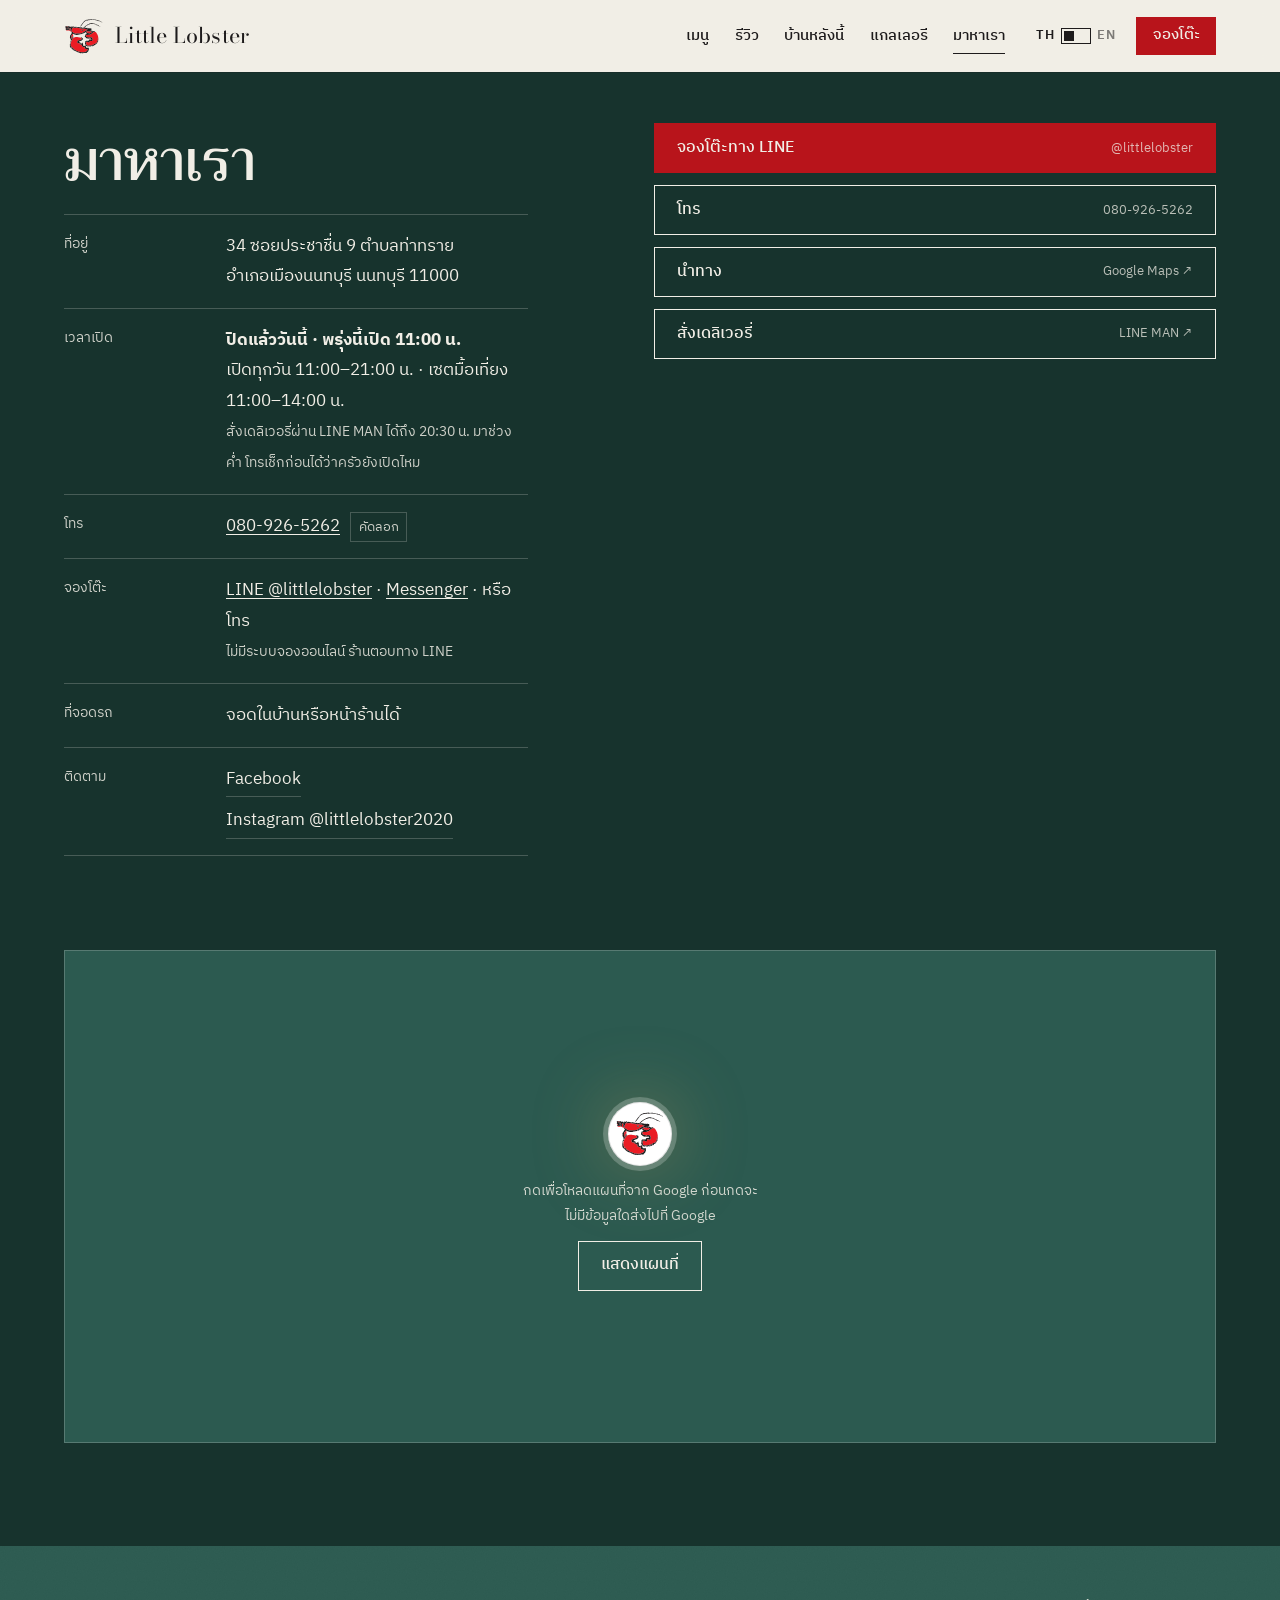
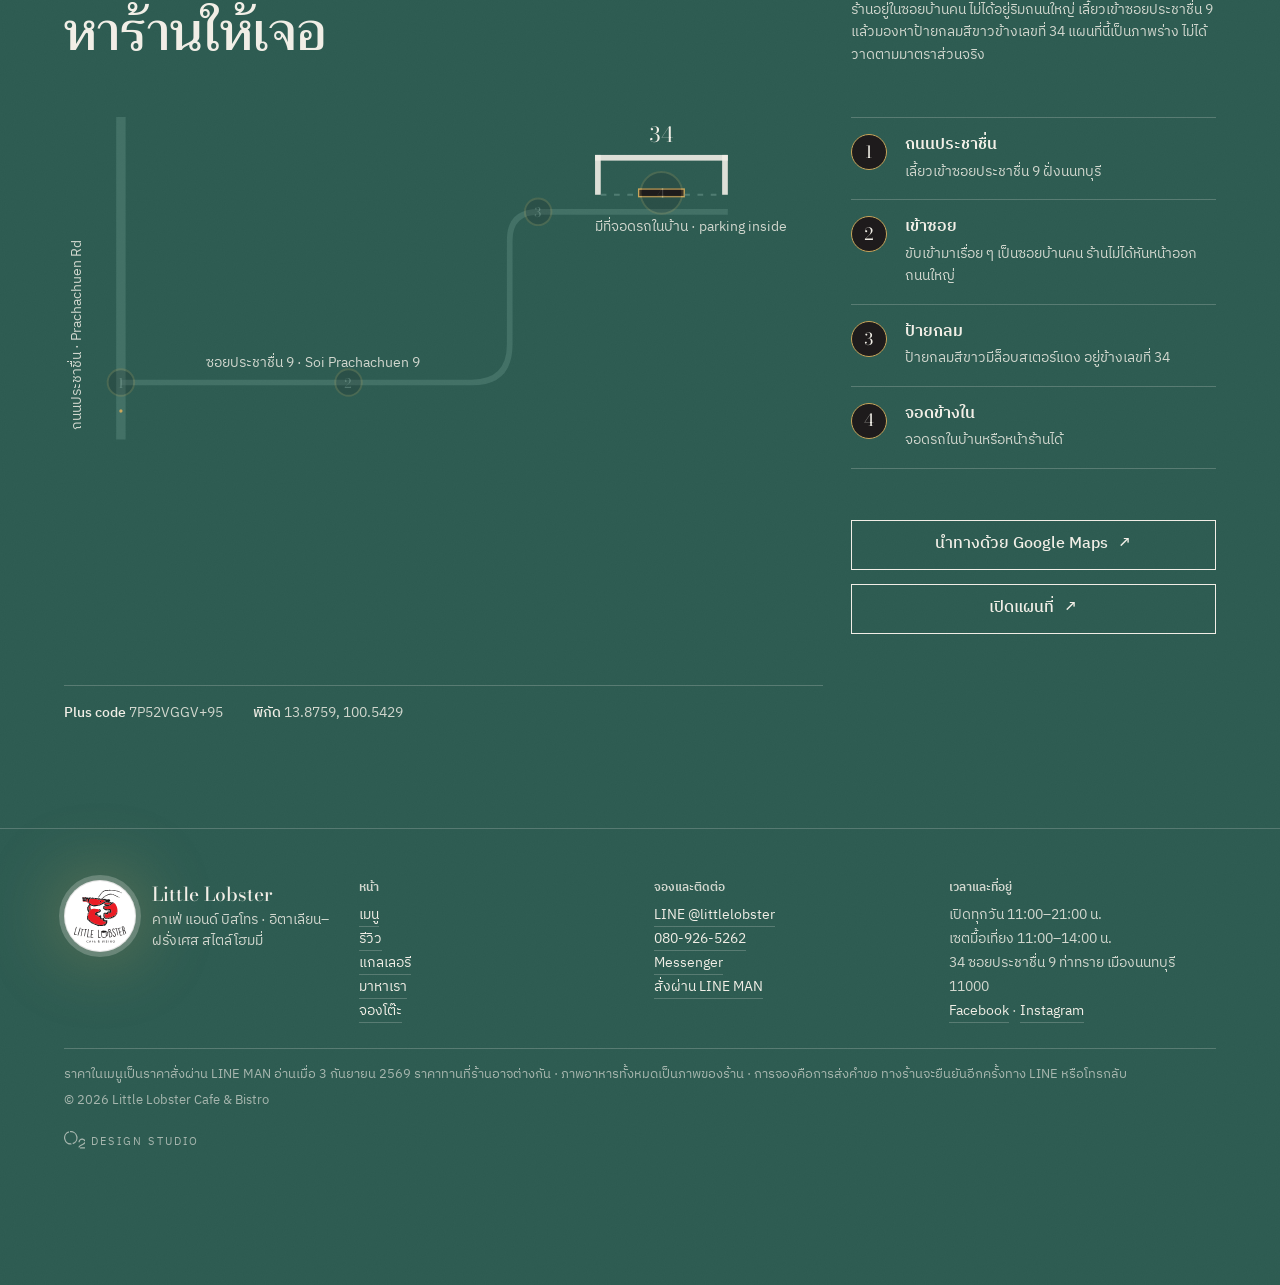
<file: visit.html>
<!doctype html>
<html lang="th">
<head>
<meta charset="utf-8">
<script>(function(){var d=document.documentElement;d.className+=' js';
if(location.search.indexOf('flat=1')>-1)d.classList.add('is-flat');
var sm=location.search.match(/shift=(\d+)/);
if(sm){var st=document.createElement('style');st.textContent='html{margin-top:-'+sm[1]+'px!important}.head,.actbar,.loader,.gate{display:none!important}';document.head.appendChild(st);}
try{if(location.search.indexOf('static=1')<0&&!matchMedia('(prefers-reduced-motion: reduce)').matches){d.classList.add('has-motion');}else{d.classList.add('has-no-motion');}}catch(e){}})();</script>
<meta name="viewport" content="width=device-width, initial-scale=1, viewport-fit=cover">
<title data-en="Visit — Little Lobster, 34 Soi Prachachuen 9, Nonthaburi">มาหาเรา — Little Lobster ซอยประชาชื่น 9 นนทบุรี</title>
<meta name="description" data-en="How to find Little Lobster: 34 Soi Prachachuen 9, Tha Sai, Mueang Nonthaburi. Open daily 11:00–21:00, parking inside. Book on LINE @littlelobster or call 080-926-5262." content="วิธีมา Little Lobster บ้านเลขที่ 34 ซอยประชาชื่น 9 ท่าทราย เมืองนนทบุรี เปิดทุกวัน 11:00–21:00 น. มีที่จอดรถ จองโต๊ะทาง LINE @littlelobster หรือโทร 080-926-5262">
<meta name="theme-color" content="#2C5A50">
<link rel="canonical" href="https://mpc0367.github.io/Little-Lobster/visit.html">
<meta property="og:type" content="website">
<meta property="og:site_name" content="Little Lobster Cafe &amp; Bistro">
<meta property="og:locale" content="th_TH">
<meta property="og:title" content="มาหาเรา — Little Lobster ซอยประชาชื่น 9">
<meta property="og:description" content="บ้านเลขที่ 34 ซอยประชาชื่น 9 ท่าทราย นนทบุรี · เปิดทุกวัน 11:00–21:00 น. · มีที่จอดรถ">
<meta property="og:url" content="https://mpc0367.github.io/Little-Lobster/visit.html">
<meta property="og:image" content="https://mpc0367.github.io/Little-Lobster/img/og-little-lobster.jpg">
<meta property="og:image:width" content="1200">
<meta property="og:image:height" content="630">
<meta name="twitter:card" content="summary_large_image">
<link rel="icon" href="favicon.svg" type="image/svg+xml">
<link rel="apple-touch-icon" href="img/brand/apple-touch-icon.png">
<link rel="manifest" href="site.webmanifest">
<link rel="preconnect" href="https://fonts.googleapis.com">
<link rel="preconnect" href="https://fonts.gstatic.com" crossorigin>
<link rel="stylesheet" href="https://fonts.googleapis.com/css2?family=Bodoni+Moda:ital,opsz,wght@0,6..96,400..800;1,6..96,400..800&family=Trirong:wght@400;500;600&family=IBM+Plex+Sans+Thai:wght@400;500;600&display=swap">
<link rel="stylesheet" href="css/ll.css">
<!--#data-->
<script>window.LL_DATA={"hours": {"days": "daily", "open": "11:00", "close": "21:00", "source": "Venue's own Facebook captions (two reels: ร้านเปิดทุกวัน เวลา 11.00-21.00 น.) and its pavement A-board — level 1; Google Business Profile agrees (11 AM–9 PM, level 2); two independent reviewers agree. Wongnai (level 4) and the LINE MAN storefront show 20:30, printed here only as the delivery cut-off. Decision recorded in SOURCES.md §I.", "delivery_last": "20:30", "delivery_note_th": "สั่งเดลิเวอรี่ผ่าน LINE MAN ได้ถึง 20:30 น.", "delivery_note_en": "LINE MAN delivery orders until 20:30", "callahead_th": "มาช่วงค่ำ โทรเช็กก่อนได้ว่าครัวยังเปิดไหม 080-926-5262", "callahead_en": "Coming late? Call 080-926-5262 to check the kitchen"}, "phone": "+66809265262", "line": "https://lin.ee/DI4BNDZ"};</script>
<!--/data-->
</head>
<body>
<!--#p:top-->
<a class="skip" href="#main" data-en="Skip to content">ข้ามไปยังเนื้อหา</a>

<header class="head" data-head>
  <div class="wrap head__in">
    <a class="head__mark" href="index.html" data-nav="index.html" aria-label="Little Lobster — หน้าแรก" data-en-aria-label="Little Lobster — home">
      <svg aria-hidden="true" viewBox="0 0 454 415"><use href="#ll-mark"/></svg>
      <span class="head__name">Little Lobster</span>
    </a>
    <nav class="head__nav" aria-label="เมนูหลัก" data-en-aria-label="Main">
      <a class="head__link" href="menu.html" data-nav="menu.html" data-en="Menu">เมนู</a>
      <a class="head__link" href="reviews.html" data-nav="reviews.html" data-en="Reviews">รีวิว</a>
      <a class="head__link" href="index.html#house" data-en="The house">บ้านหลังนี้</a>
      <a class="head__link" href="gallery.html" data-nav="gallery.html" data-en="Gallery">แกลเลอรี</a>
      <a class="head__link" href="visit.html" data-nav="visit.html" aria-current="page" data-en="Visit">มาหาเรา</a>
    </nav>
    <div class="head__right">
      <button class="langsw" type="button" data-lang-toggle aria-label="เปลี่ยนเป็นภาษาอังกฤษ" data-en-aria-label="Switch to Thai">
        <span class="langsw__side" data-side="th" aria-hidden="true">TH</span>
        <span class="langsw__track" aria-hidden="true"><i class="langsw__thumb"></i></span>
        <span class="langsw__side" data-side="en" aria-hidden="true">EN</span>
      </button>
      <a class="btn btn--primary head__cta" href="book.html" data-nav="book.html"><span data-en="Book a table">จองโต๊ะ</span></a>
      <button class="burger" type="button" aria-expanded="false" aria-controls="mobilemenu" aria-label="เปิดเมนู" data-en-aria-label="Open menu"><i></i><i></i></button>
    </div>
  </div>
</header>

<div class="panel" id="mobilemenu" data-open="false" aria-hidden="true" role="dialog" aria-modal="true" aria-label="เมนูนำทาง" data-en-aria-label="Navigation">
  <a class="panel__link" href="menu.html" data-en="Menu">เมนู</a>
  <a class="panel__link" href="reviews.html" data-en="Reviews">รีวิว</a>
  <a class="panel__link" href="index.html#house" data-en="The house">บ้านหลังนี้</a>
  <a class="panel__link" href="gallery.html" data-en="Gallery">แกลเลอรี</a>
  <a class="panel__link" href="visit.html" data-en="Visit">มาหาเรา</a>
  <div class="panel__meta">
    <p><span data-en="Open daily 11:00–21:00">เปิดทุกวัน 11:00–21:00 น.</span> · <a href="tel:+66809265262"><span data-tel-label>080-926-5262</span></a></p>
    <p>34 <span data-en="Soi Prachachuen 9, Tha Sai, Nonthaburi">ซอยประชาชื่น 9 ท่าทราย นนทบุรี</span></p>
    <p><a href="https://www.facebook.com/LittleLlobster/" target="_blank" rel="noopener">Facebook</a> · <a href="https://www.instagram.com/littlelobster2020/" target="_blank" rel="noopener">Instagram</a></p>
    <a class="btn btn--primary panel__cta" href="book.html"><span data-en="Book a table">จองโต๊ะ</span><span class="btn__arrow" aria-hidden="true">→</span></a>
  </div>
</div>

<div class="curtain plaster" aria-hidden="true" data-curtain data-state="">
  <div class="curtain__disc disc"><svg viewBox="0 0 900 900" aria-hidden="true"><use href="#ll-lockup"/></svg></div>
</div>
<!--/p:top-->

<main id="main" class="visit-page">

<section class="sec on-marble visit" aria-labelledby="visit-h">
  <div class="wrap visit__grid">
    <div class="visit__info">
      <h1 id="visit-h" data-reveal data-en="Visit">มาหาเรา</h1>
      <dl>
        <div class="visit__block" data-reveal>
          <dt data-en="Address">ที่อยู่</dt>
          <dd><address>34 <span data-en="Soi Prachachuen 9, Tha Sai,">ซอยประชาชื่น 9 ตำบลท่าทราย</span><br><span data-en="Mueang Nonthaburi, Nonthaburi 11000">อำเภอเมืองนนทบุรี นนทบุรี 11000</span></address></dd>
        </div>
        <div class="visit__block" data-reveal>
          <dt data-en="Hours">เวลาเปิด</dt>
          <dd><b data-open-now></b><br><span data-en="Open every day 11:00–21:00 · lunch set 11:00–14:00">เปิดทุกวัน 11:00–21:00 น. · เซตมื้อเที่ยง 11:00–14:00 น.</span><br><span class="small" data-en="LINE MAN delivery orders until 20:30. Coming late? Call to check the kitchen is still open.">สั่งเดลิเวอรี่ผ่าน LINE MAN ได้ถึง 20:30 น. มาช่วงค่ำ โทรเช็กก่อนได้ว่าครัวยังเปิดไหม</span></dd>
        </div>
        <div class="visit__block" data-reveal>
          <dt data-en="Phone">โทร</dt>
          <dd><span class="copyline"><a href="tel:+66809265262"><span data-tel-label>080-926-5262</span></a><button class="copybtn" type="button" data-copy="080-926-5262"><span data-copy-label data-en="Copy" data-th="คัดลอก">คัดลอก</span></button></span></dd>
        </div>
        <div class="visit__block" data-reveal>
          <dt data-en="Reserve">จองโต๊ะ</dt>
          <dd><a href="https://lin.ee/DI4BNDZ" target="_blank" rel="noopener">LINE @littlelobster</a> · <a href="https://m.me/LittleLlobster" target="_blank" rel="noopener">Messenger</a> · <span data-en="or by phone">หรือโทร</span><br><span class="small" data-en="There is no online booking form; the restaurant answers on LINE.">ไม่มีระบบจองออนไลน์ ร้านตอบทาง LINE</span></dd>
        </div>
        <div class="visit__block" data-reveal>
          <dt data-en="Parking">ที่จอดรถ</dt>
          <dd><span data-en="Inside the compound and in front of the house.">จอดในบ้านหรือหน้าร้านได้</span></dd>
        </div>
        <div class="visit__block" data-reveal>
          <dt data-en="Follow">ติดตาม</dt>
          <dd><div class="socials"><a href="https://www.facebook.com/LittleLlobster/" target="_blank" rel="noopener">Facebook</a><a href="https://www.instagram.com/littlelobster2020/" target="_blank" rel="noopener">Instagram @littlelobster2020</a></div></dd>
        </div>
      </dl>
    </div>
    <div class="visit__actions" data-reveal>
      <a class="btn btn--primary" href="https://lin.ee/DI4BNDZ" target="_blank" rel="noopener"><span data-en="Book on LINE">จองโต๊ะทาง LINE</span><small>@littlelobster</small></a>
      <a class="btn btn--cream" href="tel:+66809265262"><span data-en="Call">โทร</span><small data-tel-label>080-926-5262</small></a>
      <a class="btn btn--cream" href="https://www.google.com/maps/dir/?api=1&amp;destination=Little%20Lobster%20Cafe%20%26%20Bistro&amp;destination_place_id=ChIJVUuZYU-D4jARj75MVdR4zgg" target="_blank" rel="noopener"><span data-en="Directions">นำทาง</span><small>Google Maps ↗</small></a>
      <a class="btn btn--cream" href="https://www.wongnai.com/delivery/businesses/721221yS/order" target="_blank" rel="noopener"><span data-en="Order delivery">สั่งเดลิเวอรี่</span><small>LINE MAN ↗</small></a>
    </div>
    <div class="visit__map" data-reveal>
      <div class="mapframe" data-map="https://maps.google.com/maps?q=place_id:ChIJVUuZYU-D4jARj75MVdR4zgg&amp;hl=th&amp;z=16&amp;output=embed" data-map-link="https://www.google.com/maps/place/?q=place_id:ChIJVUuZYU-D4jARj75MVdR4zgg">
        <div class="mapframe__load">
          <div class="disc disc--lit" style="width:64px"><svg viewBox="0 0 454 415" aria-hidden="true"><use href="#ll-mark"/></svg></div>
          <p data-en="Press to load the map from Google; nothing is sent to Google before you do.">กดเพื่อโหลดแผนที่จาก Google ก่อนกดจะไม่มีข้อมูลใดส่งไปที่ Google</p>
          <button class="btn btn--cream" type="button" data-map-load data-map-title="แผนที่ Little Lobster"><span data-en="Show the map">แสดงแผนที่</span></button>
        </div>
      </div>
    </div>
  </div>
</section>

<section class="sec on-dark plaster route" aria-labelledby="route-h" data-route>
  <div class="wrap">
    <div class="route__head">
      <h2 id="route-h" data-reveal data-en="Finding the house">หาร้านให้เจอ</h2>
      <p data-reveal data-en="It is in a residential soi, not on the main road. Turn into Soi Prachachuen 9 and look for the round white sign beside the number 34. The drawing is a sketch, not to scale.">ร้านอยู่ในซอยบ้านคน ไม่ได้อยู่ริมถนนใหญ่ เลี้ยวเข้าซอยประชาชื่น 9 แล้วมองหาป้ายกลมสีขาวข้างเลขที่ 34 แผนที่นี้เป็นภาพร่าง ไม่ได้วาดตามมาตราส่วนจริง</p>
    </div>
    <div class="route__grid">
      <div class="route__map" aria-hidden="true">
        <svg viewBox="0 20 800 340" xmlns="http://www.w3.org/2000/svg">
          <path class="rd rd--main" d="M60 20 V360"/>
          <text class="lbl" x="18" y="250" transform="rotate(-90 18 250)" text-anchor="middle">ถนนประชาชื่น · Prachachuen Rd</text>
          <path class="soi" d="M60 300 H430 Q470 300 470 260 V150 Q470 120 500 120 H700"/>
          <text class="lbl" x="150" y="284">ซอยประชาชื่น 9 · Soi Prachachuen 9</text>
          <rect class="wall" x="560" y="60" width="140" height="6"/>
          <rect class="wall" x="560" y="60" width="6" height="42"/>
          <rect class="wall" x="694" y="60" width="6" height="42"/>
          <rect class="gate" x="606" y="96" width="48" height="8"/>
          <path class="rd" d="M566 102 H606 M654 102 H694" stroke-dasharray="none"/>
          <text class="lbl--big lbl" x="630" y="46" text-anchor="middle">34</text>
          <path class="path" d="M60 330 V300 H430 Q470 300 470 260 V150 Q470 120 500 120 H600 Q625 120 630 100"/>
          <g class="stop-g" data-at=".08"><circle class="stop" cx="60" cy="300" r="14"/><text class="stopn" x="60" y="300">1</text></g>
          <g class="stop-g" data-at=".45"><circle class="stop" cx="300" cy="300" r="14"/><text class="stopn" x="300" y="300">2</text></g>
          <g class="stop-g" data-at=".82"><circle class="stop" cx="500" cy="120" r="14"/><text class="stopn" x="500" y="120">3</text></g>
          <g class="stop-g" data-at="1"><circle class="stop" cx="630" cy="100" r="22"/><text class="stopn" x="630" y="100">4</text></g>
          <text class="lbl" x="560" y="140">มีที่จอดรถในบ้าน · parking inside</text>
        </svg>
      </div>
      <ol class="route__stops">
        <li class="route__stop" data-reveal><i>1</i><div><h3 data-en="Prachachuen Road">ถนนประชาชื่น</h3><p data-en="Turn into Soi Prachachuen 9, on the Nonthaburi side.">เลี้ยวเข้าซอยประชาชื่น 9 ฝั่งนนทบุรี</p></div></li>
        <li class="route__stop" data-reveal><i>2</i><div><h3 data-en="Into the soi">เข้าซอย</h3><p data-en="Keep going — it is a residential soi, and the restaurant does not face the main road.">ขับเข้ามาเรื่อย ๆ เป็นซอยบ้านคน ร้านไม่ได้หันหน้าออกถนนใหญ่</p></div></li>
        <li class="route__stop" data-reveal><i>3</i><div><h3 data-en="The round sign">ป้ายกลม</h3><p data-en="A round white sign with the red lobster, beside the house number 34.">ป้ายกลมสีขาวมีล็อบสเตอร์แดง อยู่ข้างเลขที่ 34</p></div></li>
        <li class="route__stop" data-reveal><i>4</i><div><h3 data-en="Park inside">จอดข้างใน</h3><p data-en="Parking inside the compound and in front of the house.">จอดรถในบ้านหรือหน้าร้านได้</p></div></li>
      </ol>
      <div class="route__cta" data-reveal>
        <a class="btn btn--cream" href="https://www.google.com/maps/dir/?api=1&amp;destination=Little%20Lobster%20Cafe%20%26%20Bistro&amp;destination_place_id=ChIJVUuZYU-D4jARj75MVdR4zgg" target="_blank" rel="noopener"><span data-en="Directions on Google Maps">นำทางด้วย Google Maps</span><span class="btn__arrow" aria-hidden="true">↗</span></a>
        <a class="btn btn--cream" href="https://www.google.com/maps/place/?q=place_id:ChIJVUuZYU-D4jARj75MVdR4zgg" target="_blank" rel="noopener"><span data-en="Open the map">เปิดแผนที่</span><span class="btn__arrow" aria-hidden="true">↗</span></a>
      </div>
      <p class="route__facts" data-reveal>
        <span><b data-en="Plus code">Plus code</b> 7P52VGGV+95</span>
        <span><b data-en="Coordinates">พิกัด</b> <span class="num">13.8759, 100.5429</span></span>
      </p>
    </div>
  </div>
</section>

</main>

<!--#p:bottom-->
<footer class="foot on-dark plaster">
  <div class="wrap foot__grid">
    <div class="foot__brand">
      <div class="disc disc--lit"><svg viewBox="0 0 900 900" aria-hidden="true"><use href="#ll-lockup"/></svg></div>
      <p><b>Little Lobster</b><span data-en="Cafe &amp; Bistro · Italian–French, home style">คาเฟ่ แอนด์ บิสโทร · อิตาเลียน–ฝรั่งเศส สไตล์โฮมมี่</span></p>
    </div>
    <div class="foot__col">
      <h3 data-en="Pages">หน้า</h3>
      <p><a href="menu.html" data-en="Menu">เมนู</a><br><a href="reviews.html" data-en="Reviews">รีวิว</a><br><a href="gallery.html" data-en="Gallery">แกลเลอรี</a><br><a href="visit.html" data-en="Visit">มาหาเรา</a><br><a href="book.html" data-en="Book a table">จองโต๊ะ</a></p>
    </div>
    <div class="foot__col">
      <h3 data-en="Reserve &amp; contact">จองและติดต่อ</h3>
      <p><a href="https://lin.ee/DI4BNDZ" target="_blank" rel="noopener">LINE @littlelobster</a><br><a href="tel:+66809265262"><span data-tel-label>080-926-5262</span></a><br><a href="https://m.me/LittleLlobster" target="_blank" rel="noopener">Messenger</a><br><a href="https://www.wongnai.com/delivery/businesses/721221yS/order" target="_blank" rel="noopener" data-en="Order on LINE MAN">สั่งผ่าน LINE MAN</a></p>
    </div>
    <div class="foot__col">
      <h3 data-en="Hours &amp; address">เวลาและที่อยู่</h3>
      <p><span data-en="Open daily 11:00–21:00">เปิดทุกวัน 11:00–21:00 น.</span><br><span data-en="Lunch set 11:00–14:00">เซตมื้อเที่ยง 11:00–14:00 น.</span><br>34 <span data-en="Soi Prachachuen 9, Tha Sai, Mueang Nonthaburi, Nonthaburi 11000">ซอยประชาชื่น 9 ท่าทราย เมืองนนทบุรี 11000</span><br><a href="https://www.facebook.com/LittleLlobster/" target="_blank" rel="noopener">Facebook</a> · <a href="https://www.instagram.com/littlelobster2020/" target="_blank" rel="noopener">Instagram</a></p>
    </div>
    <div class="foot__legal">
      <p data-en="Menu prices are the restaurant's LINE MAN delivery prices as read on 3 September 2026; dine-in prices may differ. Every food photograph is the restaurant's own. A booking is a request; the restaurant confirms it on LINE or by phone.">ราคาในเมนูเป็นราคาสั่งผ่าน LINE MAN อ่านเมื่อ 3 กันยายน 2569 ราคาทานที่ร้านอาจต่างกัน · ภาพอาหารทั้งหมดเป็นภาพของร้าน · การจองคือการส่งคำขอ ทางร้านจะยืนยันอีกครั้งทาง LINE หรือโทรกลับ</p>
      <p>© 2026 Little Lobster Cafe &amp; Bistro</p>
      <a class="o2-credit" href="https://o2-designstudio.com/" target="_blank" rel="noopener" lang="en" aria-label="Website by O2 Design Studio (opens in a new tab)"><span class="o2-credit__lockup"><svg class="o2-credit__mark" viewBox="0 0 158.1 129.7" aria-hidden="true" focusable="false"><path fill="currentColor" d="M56.99 99.51A50 50 0 0 1 33.88 2.67L38 10.97A40.84 40.84 0 0 0 52.65 90.75ZM42.27 0.6A50 50 0 0 1 66.45 97.22L62.34 88.93A40.84 40.84 0 0 0 46.59 9.31ZM157.94 74.78L148.9 74.77C147.72 72.56 147.05 70.73 145.23 68.89C138.08 61.67 125.49 63.06 119.44 70.92L118.43 72.68C116.33 76.4 116.59 78.85 116.23 82.89C113.81 83.15 109.39 83.26 107.04 82.84C106.96 80.45 106.94 77.98 107.43 75.63C109.72 64.58 119.41 55.88 130.73 55.04C140.97 54.28 151.46 58.93 156.12 68.39C157.1 70.38 158.02 72.54 157.94 74.78ZM148.84 83.59C151.04 83.14 155.75 83.23 158.04 83.51C157.97 85.63 157.24 87.64 156.34 89.53C153.35 95.79 148.24 98.9 142.26 101.9C137.63 104.22 133.19 106.96 128.53 109.23C126.42 110.25 120.74 112.92 119.24 114.34C116.45 116.97 117.29 117.47 116.13 119.2L114.32 121.49C112.04 121.8 109.41 121.77 107.13 121.51C106.19 114 111.68 108.04 117.74 104.62C124.34 100.89 131.24 97.68 137.85 93.97C143.08 91.03 146.6 89.67 148.84 83.59ZM121.53 120.51C124.54 119.99 135.15 120.36 138.93 120.36C142.92 120.36 154.81 119.99 157.91 120.49L157.85 129.51C154.88 129.77 151.82 129.6 148.83 129.59L135.02 129.59C130.67 129.59 119.91 129.95 116.29 129.48C117.52 126.27 119.99 123.58 121.53 120.51Z"/></svg>Design Studio</span></a>
    </div>
  </div>
</footer>

<nav class="actbar" aria-label="ทางลัด" data-en-aria-label="Quick actions">
  <a href="menu.html"><svg viewBox="0 0 24 24" fill="none" stroke="currentColor" stroke-width="1.6" aria-hidden="true"><path d="M5 4h14v16H5z"/><path d="M8 8h8M8 12h8M8 16h5"/></svg><span data-en="Menu">เมนู</span></a>
  <a class="is-primary" href="book.html"><svg viewBox="0 0 24 24" fill="none" stroke="currentColor" stroke-width="1.6" aria-hidden="true"><path d="M5 5h14v15H5z"/><path d="M5 9h14M9 3v4M15 3v4"/></svg><span data-en="Book">จองโต๊ะ</span></a>
  <a href="https://www.google.com/maps/dir/?api=1&amp;destination=Little%20Lobster%20Cafe%20%26%20Bistro&amp;destination_place_id=ChIJVUuZYU-D4jARj75MVdR4zgg" target="_blank" rel="noopener"><svg viewBox="0 0 24 24" fill="none" stroke="currentColor" stroke-width="1.6" aria-hidden="true"><path d="M12 21s-6-5.5-6-11a6 6 0 0 1 12 0c0 5.5-6 11-6 11z"/><circle cx="12" cy="10" r="2.2"/></svg><span data-en="Directions">นำทาง</span></a>
  <a href="tel:+66809265262"><svg viewBox="0 0 24 24" fill="none" stroke="currentColor" stroke-width="1.6" aria-hidden="true"><path d="M5 4h4l2 5-2.5 1.5a11 11 0 0 0 5 5L15 13l5 2v4a2 2 0 0 1-2 2A16 16 0 0 1 3 6a2 2 0 0 1 2-2z"/></svg><span data-en="Call">โทร</span></a>
</nav>

<div class="lb" data-open="false" aria-hidden="true" role="dialog" aria-modal="true" aria-label="ภาพขยาย" data-en-aria-label="Photo viewer">
  <div class="lb__top">
    <span class="lb__idx num" aria-live="polite"></span>
    <button class="lb__close" type="button" aria-label="ปิด" data-en-aria-label="Close"><svg viewBox="0 0 24 24" fill="none" stroke="currentColor" stroke-width="1.8" aria-hidden="true"><path d="M6 6l12 12M18 6L6 18"/></svg></button>
  </div>
  <div class="lb__stage"></div>
  <div class="lb__bot">
    <p class="lb__cap"></p>
    <div class="lb__nav">
      <button type="button" data-lb-prev aria-label="ภาพก่อนหน้า" data-en-aria-label="Previous"><svg viewBox="0 0 24 24" fill="none" stroke="currentColor" stroke-width="1.8" aria-hidden="true"><path d="M15 5l-7 7 7 7"/></svg></button>
      <button type="button" data-lb-next aria-label="ภาพถัดไป" data-en-aria-label="Next"><svg viewBox="0 0 24 24" fill="none" stroke="currentColor" stroke-width="1.8" aria-hidden="true"><path d="M9 5l7 7-7 7"/></svg></button>
    </div>
  </div>
</div>

<!--#symbols-->
<svg xmlns="http://www.w3.org/2000/svg" style="position:absolute;width:0;height:0;overflow:hidden" aria-hidden="true"><symbol id="ll-mark" viewBox="245 156 453 415"><path fill="#EA1C24" fill-rule="evenodd" d="M444,548 446,548 447,546 452,546 454,544 469,546 469,544 474,544 476,542 483,541 484,539 488,540 489,537 491,538 495,537 496,532 500,533 502,530 504,532 507,526 509,525 509,523 512,521 512,517 511,517 512,508 504,509 504,508 499,508 499,507 492,507 484,503 482,499 480,499 480,486 479,487 472,486 470,485 470,483 467,485 463,485 460,482 451,480 450,474 448,473 448,466 450,462 446,461 446,459 438,460 432,454 429,454 429,453 425,454 421,448 421,443 424,442 423,440 420,440 415,443 411,443 411,441 404,442 399,437 396,436 396,433 395,433 396,421 400,418 401,415 403,415 403,413 406,410 410,408 417,409 417,408 420,408 420,406 426,406 426,405 432,404 433,402 436,402 436,400 440,400 446,397 447,392 444,389 444,387 440,384 439,379 429,378 429,377 424,377 424,376 409,375 409,374 401,374 401,373 375,373 375,374 371,373 371,374 364,375 364,376 361,376 353,380 340,393 338,399 333,405 332,410 328,414 329,415 328,423 326,425 326,428 325,428 325,431 324,431 324,434 323,434 323,437 320,443 320,455 322,455 321,462 320,462 320,469 321,469 320,473 323,476 326,476 327,480 331,481 330,485 328,485 327,488 329,489 330,492 333,492 337,488 338,492 341,493 342,496 345,497 344,499 342,499 342,501 345,503 352,503 350,502 350,500 354,501 355,507 348,507 348,510 352,511 352,510 358,509 358,512 357,512 358,515 368,514 368,516 371,517 371,520 374,520 374,523 378,522 380,526 384,524 384,526 382,527 382,532 391,529 391,531 400,532 401,534 404,534 405,536 409,538 426,540 426,541 421,541 420,544 429,544 429,543 436,541 442,545 445,545ZM560,471 564,471 566,466 562,466 560,468ZM514,470 520,470 520,469 534,470 538,467 547,467 547,465 560,464 564,461 576,461 580,456 584,455 585,452 591,450 592,448 598,448 600,446 604,446 607,442 610,442 610,440 614,438 618,430 618,426 620,425 621,422 624,422 624,419 626,418 624,414 624,409 625,409 626,404 631,407 630,410 628,410 627,414 629,418 632,418 632,413 634,410 634,399 631,396 631,391 630,393 627,393 629,390 634,390 633,388 634,378 633,378 631,363 629,360 627,350 624,347 624,343 621,340 618,332 616,331 612,323 603,314 597,311 594,311 594,315 585,314 585,316 578,317 575,320 573,320 562,332 560,332 556,336 551,337 548,341 542,341 542,343 540,344 520,346 516,348 505,346 504,348 501,348 492,354 491,359 494,361 493,365 495,366 495,368 498,368 497,370 501,370 508,374 531,378 533,379 532,381 534,381 535,378 538,377 540,374 560,376 561,378 563,378 566,384 567,392 570,397 570,404 568,406 568,410 565,413 565,415 560,416 560,417 555,417 555,416 544,416 544,414 538,413 536,417 537,423 536,423 535,428 532,430 532,432 528,432 528,433 525,431 518,432 518,430 515,427 512,427 509,425 505,425 505,426 496,425 496,438 495,440 493,440 493,442 494,442 494,445 496,445 497,447 498,460 500,461 502,465 508,468 512,468ZM582,464 587,464 587,461 582,461ZM616,445 619,444 618,441 621,442 622,439 624,438 624,432 627,429 626,427 622,427 621,436 617,438ZM335,398 336,398 336,393 340,391 340,390 337,390 336,392 335,388 340,389 342,387 338,385 341,380 341,376 342,376 340,370 343,369 343,367 340,367 341,363 346,364 345,367 349,367 349,364 348,364 349,362 347,362 349,358 348,340 347,340 347,337 345,336 342,336 339,339 339,342 334,347 331,348 328,354 329,355 328,360 324,367 328,369 328,375 327,375 328,381 329,381 328,384 331,388 334,388 331,395ZM376,334 381,334 383,332 385,334 387,333 407,333 407,332 408,333 422,332 424,334 425,332 431,331 433,329 450,326 452,322 459,321 461,319 463,320 464,316 468,317 467,314 474,311 476,308 482,306 483,304 486,304 487,302 495,298 499,298 499,297 503,297 503,299 506,298 507,291 510,288 513,288 516,286 512,285 512,286 502,287 499,284 498,286 496,286 493,280 488,280 484,277 480,279 480,278 474,278 472,276 454,277 454,276 450,276 450,274 444,274 444,276 440,278 438,276 432,276 426,272 425,273 416,272 413,270 405,270 405,269 395,268 395,267 389,268 389,266 385,266 385,267 383,266 376,266 376,267 349,266 349,267 340,268 341,271 338,272 338,276 336,276 336,283 332,283 333,289 331,289 330,291 331,293 330,298 332,298 332,300 330,301 329,308 337,312 339,316 341,315 344,316 350,323 357,326 358,328 361,328 363,330 373,332ZM528,331 536,331 541,327 546,328 547,326 551,326 552,324 556,322 556,320 560,316 563,315 563,312 560,312 560,310 555,311 555,310 547,309 546,307 541,310 537,309 536,307 525,308 525,306 523,306 523,308 519,308 520,304 519,305 512,304 508,307 503,306 503,308 499,309 497,314 494,315 494,319 502,318 504,322 507,322 509,324 516,324 517,326 523,328 523,330 528,330ZM326,313 329,312 329,309 327,305 324,306 325,304 321,302 324,300 320,299 321,297 317,294 318,288 320,288 320,283 321,283 320,276 322,276 321,275 322,270 311,270 308,273 309,276 306,276 307,281 305,283 307,285 307,288 309,288 308,296 299,296 299,294 297,294 299,291 296,291 298,290 296,288 293,288 290,291 286,290 285,292 282,290 280,292 278,290 277,291 274,290 273,293 271,293 271,295 268,294 268,296 272,299 296,299 296,298 301,299 311,304 314,304 315,306 322,309ZM526,304 529,304 529,302 532,302 532,300 531,299 527,300ZM452,301 448,300 448,298 446,297 446,291 450,287 456,287 460,291 460,296 457,300ZM264,286 266,286 266,284 269,283 269,280 271,279 272,275 269,276 270,274 268,274 264,278 264,281 263,281ZM293,281 294,281 294,276 295,276 293,270 295,270 294,264 296,263 296,261 292,262 293,266 291,266 290,269 287,269 284,274 287,278 290,277ZM347,264 350,263 352,259 347,260 346,262ZM325,263 328,262 328,259 324,258 324,260 322,259 322,261 324,261ZM279,261 281,260 285,261 287,260 287,258 285,256 273,256 272,258 275,258 275,259 279,258 278,259ZM268,253 272,253 274,251 287,252 288,250 287,249 283,250 284,248 272,247 272,249 267,250Z"/><path fill="currentColor" fill-rule="evenodd" d="M433,557 436,557 438,553 440,554 444,553 444,555 453,556 453,555 464,555 464,554 479,554 479,551 488,552 488,550 495,552 496,554 498,554 498,550 504,551 507,548 507,546 510,543 512,543 511,540 515,538 519,534 519,532 521,532 523,521 526,518 526,509 525,509 525,505 527,504 526,497 525,495 522,495 522,494 516,494 516,495 498,494 495,489 491,473 486,468 474,474 476,475 475,478 472,478 471,477 472,475 469,475 466,472 464,472 462,469 461,449 460,447 458,448 457,441 453,441 456,438 457,438 457,441 459,441 458,435 452,438 450,440 451,441 450,443 447,442 446,446 444,443 443,447 440,446 438,447 438,449 435,449 432,444 432,439 429,433 425,431 421,431 421,432 414,431 415,429 414,425 417,422 420,422 421,421 420,419 424,420 424,417 432,416 434,414 440,413 448,409 457,400 457,397 458,397 457,384 455,382 452,383 448,377 438,375 440,384 444,387 444,389 447,392 446,397 440,400 436,400 436,402 433,402 432,404 429,404 426,406 420,406 420,408 417,408 417,409 410,408 406,410 403,413 403,415 401,415 400,418 396,421 396,424 395,424 396,436 399,437 404,442 411,441 411,443 415,443 420,440 423,440 424,442 421,443 421,448 425,454 429,453 429,454 432,454 438,460 446,459 446,461 450,462 448,466 448,473 450,474 451,480 460,482 463,485 467,485 470,483 470,485 472,486 478,486 478,487 480,486 480,499 482,499 484,503 492,507 499,507 499,508 504,508 504,509 512,508 512,511 511,511 512,521 509,523 509,525 507,526 504,532 503,530 500,533 496,532 496,536 492,538 489,537 488,540 484,539 483,541 476,542 474,544 469,544 469,546 454,544 452,546 447,546 446,548 444,548 445,545 442,545 436,541 429,543 429,544 420,544 421,541 426,541 426,540 409,538 405,536 404,534 401,534 400,532 391,531 391,529 381,532 384,524 380,526 378,522 374,523 374,520 371,520 371,517 368,516 368,514 358,515 357,514 358,509 352,510 352,511 343,511 341,507 347,507 347,508 355,507 354,501 350,500 350,502 352,503 343,502 342,499 344,499 345,497 342,496 342,494 338,492 337,488 333,492 331,492 331,494 329,495 327,494 326,486 330,485 331,481 327,480 327,477 323,476 320,473 321,472 320,462 321,462 322,455 320,455 320,453 317,450 317,446 316,446 317,443 319,442 319,437 317,433 318,429 319,428 323,429 323,433 322,433 322,437 323,437 326,425 328,423 328,418 326,420 326,417 325,417 326,410 328,409 330,409 330,411 332,410 333,405 338,399 340,393 346,388 348,384 351,383 349,382 351,379 351,377 349,376 350,373 346,375 347,372 350,372 350,367 345,367 346,364 341,363 340,367 343,367 343,369 340,370 342,376 341,376 341,380 338,385 342,386 341,387 342,389 335,388 336,392 337,390 340,390 338,393 336,393 336,398 331,395 334,388 331,388 329,386 328,384 329,381 327,377 328,369 324,368 328,360 328,356 329,356 328,354 331,348 334,347 339,342 339,339 342,336 347,337 348,334 352,336 354,339 356,339 357,341 359,340 361,342 364,341 364,342 373,344 374,346 380,345 381,346 380,348 405,346 405,345 409,345 410,343 420,343 423,341 428,343 433,338 435,339 436,337 438,337 439,340 441,340 441,339 447,338 448,337 447,334 450,332 453,332 456,334 463,333 464,331 468,329 466,327 470,323 472,323 471,325 473,324 477,325 480,322 482,323 483,321 485,321 484,319 485,317 493,317 492,315 497,314 499,309 502,309 503,306 508,307 512,304 518,304 518,305 520,304 519,308 523,308 523,306 525,306 525,308 536,307 537,309 541,310 546,307 547,309 551,309 555,311 560,310 560,312 563,312 563,315 560,316 554,324 552,324 551,326 547,326 546,328 541,327 536,331 523,330 523,328 517,326 516,324 509,324 507,322 504,322 502,318 496,318 492,322 493,327 495,327 500,333 505,333 505,335 508,335 508,336 507,338 504,338 502,336 498,339 497,342 495,341 493,344 488,342 484,346 483,351 485,351 485,356 481,361 481,368 483,372 486,375 488,375 487,373 491,374 493,376 491,378 494,379 492,381 497,384 500,384 499,386 504,388 504,385 507,385 511,390 516,389 517,391 520,391 519,389 522,389 522,388 528,389 528,387 531,387 529,389 532,389 532,390 538,390 539,387 542,387 544,389 543,390 540,389 540,391 545,391 546,389 549,388 551,389 550,391 554,393 555,395 554,400 556,400 556,402 552,404 553,403 552,400 533,401 526,406 525,411 524,411 526,415 523,413 522,417 520,415 516,416 515,414 514,415 499,415 499,414 496,415 495,414 495,416 490,417 487,421 487,425 485,424 485,432 486,432 485,437 488,439 488,441 486,440 484,441 485,443 483,443 482,451 492,461 492,463 489,464 486,458 484,457 485,461 487,462 487,466 491,467 495,471 494,473 498,473 502,475 504,478 508,478 508,479 518,478 519,479 522,477 522,475 526,474 527,478 524,481 529,481 528,477 534,480 535,476 536,476 536,480 538,478 540,478 540,480 546,480 552,473 554,473 554,477 556,478 558,472 560,471 560,468 562,466 566,466 563,473 559,476 559,478 562,478 561,480 565,480 569,476 565,478 564,476 570,470 572,470 572,475 574,473 577,474 580,471 586,472 582,466 582,461 590,462 589,467 590,466 593,467 595,463 599,462 599,458 601,456 606,455 612,452 613,450 616,450 615,448 616,440 617,438 621,436 622,427 627,428 626,431 624,432 624,435 625,435 632,421 632,418 629,418 627,414 628,410 630,410 631,407 626,404 625,409 624,409 624,414 626,418 624,419 624,422 620,423 614,438 610,440 610,442 607,442 604,446 600,446 598,448 592,448 591,450 585,452 584,455 580,456 576,461 564,461 560,464 551,464 551,465 547,465 547,467 538,467 534,470 530,470 530,469 514,470 512,468 508,468 502,465 497,457 498,456 497,447 496,445 494,445 494,442 493,442 493,440 495,440 496,438 496,425 499,425 499,426 509,425 509,426 515,427 518,430 518,432 523,432 523,431 527,433 532,432 532,430 535,428 536,423 537,423 536,417 538,413 542,413 544,414 544,416 555,416 555,417 563,416 568,410 568,406 570,404 570,397 567,392 566,384 563,378 561,378 560,376 540,374 538,377 535,378 534,381 532,381 533,379 531,378 512,375 512,374 503,372 501,370 497,370 498,368 495,368 495,366 493,365 494,361 491,359 491,356 494,352 498,351 501,348 504,348 505,346 516,348 520,346 536,345 536,344 542,343 542,341 548,341 551,337 556,336 557,334 562,332 576,318 585,316 585,314 594,315 593,306 589,306 587,304 580,304 579,306 572,308 572,306 565,304 565,306 563,307 564,304 565,303 567,304 568,302 567,301 562,302 561,298 557,302 555,299 555,301 552,303 553,299 556,297 555,296 556,293 554,292 556,290 556,276 554,276 554,274 545,275 546,272 538,272 538,273 534,272 531,275 527,273 519,273 519,272 517,274 512,274 513,272 516,272 516,271 515,270 510,271 509,267 506,267 507,270 509,270 509,272 507,272 505,270 499,269 499,267 494,269 492,266 491,268 486,268 486,267 479,268 478,266 478,267 475,267 474,269 471,269 467,266 464,267 464,265 457,266 457,267 453,266 453,268 449,269 450,266 443,262 427,267 427,263 433,263 435,261 429,262 428,260 426,260 425,262 419,262 418,260 416,262 416,261 411,261 410,259 397,259 396,260 396,258 390,263 388,263 387,259 389,255 386,255 386,259 382,256 380,256 380,258 378,259 378,256 374,257 373,254 368,254 361,259 359,259 359,254 357,254 356,257 350,263 347,264 346,262 348,258 351,257 353,254 355,254 354,252 352,252 353,250 346,250 342,252 342,253 349,252 344,257 341,256 340,253 337,253 337,252 335,253 327,252 328,262 325,263 324,261 322,261 322,259 320,259 321,254 316,255 312,251 305,252 305,256 303,256 302,254 300,254 298,251 294,250 293,248 291,248 287,252 274,251 272,253 267,252 267,250 272,249 272,247 264,248 261,252 261,256 264,257 263,262 262,264 259,265 261,266 262,269 259,269 259,270 261,272 265,272 267,274 272,275 271,279 269,280 269,283 266,284 265,286 266,292 264,293 271,295 271,293 273,293 274,290 275,291 278,290 279,292 282,290 285,292 286,290 290,291 293,288 296,288 298,289 296,291 299,291 297,293 299,294 299,296 308,296 309,288 307,288 307,285 305,283 307,281 306,276 309,276 308,273 311,270 322,270 321,272 322,276 320,276 320,280 321,280 320,288 318,288 317,294 321,297 320,299 324,300 321,302 325,304 324,306 327,305 329,309 329,312 328,312 329,319 331,319 333,324 336,325 332,331 330,332 327,331 327,335 325,336 326,340 322,342 323,347 321,345 319,346 319,349 322,349 322,351 318,350 315,353 315,357 312,358 315,360 311,361 312,362 311,364 315,366 313,367 313,370 315,371 312,370 314,374 312,374 311,376 314,379 313,382 316,383 314,384 316,386 313,388 315,390 319,390 318,391 319,395 321,395 319,396 319,398 320,400 322,400 322,404 323,404 323,407 321,410 321,413 323,413 323,418 321,422 317,423 315,427 313,450 311,452 312,457 310,456 310,459 312,461 312,466 311,466 312,481 313,481 315,488 327,500 329,499 333,503 337,511 346,515 349,519 351,519 352,522 355,522 355,524 353,523 354,526 358,523 360,526 362,526 362,528 375,531 375,534 380,533 381,535 380,537 387,537 388,539 392,539 394,542 400,545 406,546 416,551 419,550 420,552 423,552 423,554 432,555ZM633,399 635,397 634,390 629,390 627,393 630,393 631,391 631,396ZM377,334 363,330 361,328 358,328 357,326 350,323 344,316 342,315 339,316 337,312 329,308 330,301 332,300 332,298 330,298 331,297 330,291 331,289 333,289 332,283 336,283 336,276 338,276 338,272 341,271 340,268 349,267 349,266 355,266 355,267 389,266 389,268 395,267 395,268 401,268 405,270 413,270 416,272 423,272 423,273 426,272 432,276 438,276 440,278 443,277 444,274 450,274 450,276 454,276 454,277 472,276 474,278 480,278 480,279 484,277 488,280 493,280 496,286 498,286 498,284 502,287 512,286 512,285 516,286 516,287 510,288 507,291 506,298 504,299 503,297 495,298 487,302 486,304 483,304 482,306 476,308 474,311 470,312 469,314 467,314 468,317 464,316 463,320 461,319 459,321 452,322 450,326 433,329 431,331 425,332 424,334 422,332 387,333 387,334 383,332 381,334ZM527,304 526,304 527,300 531,299 532,302 529,302 529,304ZM451,301 457,300 460,296 460,291 456,287 450,287 446,291 446,297 448,298 448,300 451,300ZM544,300 543,300 545,296 544,294 547,294 546,300ZM538,299 536,297 543,294 543,296 541,295 540,299ZM551,299 550,297 553,295 550,295 550,294 548,295 548,293 553,292 554,297ZM294,281 290,277 287,278 284,274 287,269 290,269 291,266 293,266 292,262 296,261 296,263 294,264 295,270 293,270 295,274ZM469,266 476,265 476,263 482,260 485,256 487,256 488,254 490,255 491,252 497,248 497,246 499,246 500,244 503,244 504,240 507,241 508,237 512,238 516,236 514,234 517,235 517,234 521,234 520,232 524,232 524,231 526,232 526,229 528,228 529,229 534,228 535,226 540,226 542,224 546,224 547,222 554,223 557,220 558,221 562,220 564,222 565,221 568,221 568,222 578,221 580,223 586,222 588,226 594,225 590,227 593,227 593,228 596,227 601,231 605,231 605,233 606,233 606,230 608,230 607,233 610,234 612,237 616,236 617,238 622,235 622,237 617,239 618,242 620,239 622,239 621,242 624,242 626,244 626,242 629,240 630,243 628,245 632,246 635,244 635,246 639,250 640,248 644,248 644,250 648,250 649,252 647,254 649,256 654,255 655,257 657,255 655,253 654,254 651,253 650,249 644,247 642,244 636,241 636,239 630,238 630,237 627,238 624,234 621,234 618,231 616,232 615,230 610,230 604,227 603,225 595,222 591,218 588,220 582,217 580,218 576,216 573,217 570,215 570,213 569,214 559,213 557,215 555,214 546,215 546,216 543,216 542,218 536,218 536,219 529,220 528,222 529,224 523,224 521,226 514,228 514,230 507,232 507,234 501,237 499,241 497,240 491,245 487,246 487,248 485,248 484,251 482,251 477,257 472,259 471,262 469,262 468,264ZM280,261 272,257 273,256 285,256 287,260ZM428,253 433,253 434,251 436,251 437,247 445,240 445,237 447,236 447,234 453,230 453,227 458,222 459,217 462,215 463,212 465,212 466,207 467,206 469,207 471,204 470,202 473,200 476,200 479,197 478,194 481,195 485,193 486,190 489,191 496,185 497,186 501,185 501,183 502,185 504,185 505,183 512,184 512,183 521,182 521,181 524,182 524,180 534,181 537,179 544,179 544,178 546,178 546,180 547,179 549,180 558,179 559,180 559,179 563,179 567,177 572,178 572,179 578,178 578,177 580,179 586,179 586,178 591,177 591,179 587,179 587,180 595,179 595,180 607,181 607,182 611,180 611,184 612,182 614,184 615,183 618,184 619,186 625,184 625,187 632,183 633,184 632,186 627,187 629,190 633,190 630,188 634,187 635,188 634,190 640,192 641,188 643,187 643,189 645,189 643,193 647,193 647,194 652,193 658,198 665,197 665,199 671,200 671,202 669,203 672,204 673,206 678,205 680,206 680,209 684,207 681,206 679,203 678,204 674,203 674,200 672,198 669,198 661,194 661,192 657,192 655,189 653,189 650,186 638,185 635,182 630,182 630,181 625,180 625,178 624,180 614,179 611,177 590,174 588,172 582,172 582,174 581,173 580,174 579,173 560,174 552,170 546,173 539,172 539,173 532,173 532,174 525,173 525,174 518,174 518,175 503,176 503,177 499,177 499,179 497,179 498,180 497,182 491,181 479,187 477,191 473,192 473,194 469,196 469,199 467,199 467,201 462,205 460,210 458,210 453,216 453,218 448,222 447,226 442,231 442,233 440,234 438,239 435,241 435,243 431,246Z"/></symbol><symbol id="ll-lockup" viewBox="155 152 589 596"><path fill="#EA1C24" fill-rule="evenodd" d="M444,548 446,548 447,546 452,546 454,544 469,546 469,544 474,544 476,542 483,541 484,539 488,540 489,537 491,538 495,537 496,532 500,533 502,530 504,532 507,526 509,525 509,523 512,521 512,517 511,517 512,508 504,509 504,508 499,508 499,507 492,507 484,503 482,499 480,499 480,486 479,487 472,486 470,485 470,483 467,485 463,485 460,482 451,480 450,474 448,473 448,466 450,462 446,461 446,459 438,460 432,454 429,454 429,453 425,454 421,448 421,443 424,442 423,440 420,440 415,443 411,443 411,441 404,442 399,437 396,436 396,433 395,433 396,421 400,418 401,415 403,415 403,413 406,410 410,408 417,409 417,408 420,408 420,406 426,406 426,405 432,404 433,402 436,402 436,400 440,400 446,397 447,392 444,389 444,387 440,384 439,379 429,378 429,377 424,377 424,376 409,375 409,374 401,374 401,373 375,373 375,374 371,373 371,374 364,375 364,376 361,376 353,380 340,393 338,399 333,405 332,410 328,414 329,415 328,423 326,425 326,428 325,428 325,431 324,431 324,434 323,434 323,437 320,443 320,455 322,455 321,462 320,462 320,469 321,469 320,473 323,476 326,476 327,480 331,481 330,485 328,485 327,488 329,489 330,492 333,492 337,488 338,492 341,493 342,496 345,497 344,499 342,499 342,501 345,503 352,503 350,502 350,500 354,501 355,507 348,507 348,510 352,511 352,510 358,509 358,512 357,512 358,515 368,514 368,516 371,517 371,520 374,520 374,523 378,522 380,526 384,524 384,526 382,527 382,532 391,529 391,531 400,532 401,534 404,534 405,536 409,538 426,540 426,541 421,541 420,544 429,544 429,543 436,541 442,545 445,545ZM560,471 564,471 566,466 562,466 560,468ZM514,470 520,470 520,469 534,470 538,467 547,467 547,465 560,464 564,461 576,461 580,456 584,455 585,452 591,450 592,448 598,448 600,446 604,446 607,442 610,442 610,440 614,438 618,430 618,426 620,425 621,422 624,422 624,419 626,418 624,414 624,409 625,409 626,404 631,407 630,410 628,410 627,414 629,418 632,418 632,413 634,410 634,399 631,396 631,391 630,393 627,393 629,390 634,390 633,388 634,378 633,378 631,363 629,360 627,350 624,347 624,343 621,340 618,332 616,331 612,323 603,314 597,311 594,311 594,315 585,314 585,316 578,317 575,320 573,320 562,332 560,332 556,336 551,337 548,341 542,341 542,343 540,344 520,346 516,348 505,346 504,348 501,348 492,354 491,359 494,361 493,365 495,366 495,368 498,368 497,370 501,370 508,374 531,378 533,379 532,381 534,381 535,378 538,377 540,374 560,376 561,378 563,378 566,384 567,392 570,397 570,404 568,406 568,410 565,413 565,415 560,416 560,417 555,417 555,416 544,416 544,414 538,413 536,417 537,423 536,423 535,428 532,430 532,432 528,432 528,433 525,431 518,432 518,430 515,427 512,427 509,425 505,425 505,426 496,425 496,438 495,440 493,440 493,442 494,442 494,445 496,445 497,447 498,460 500,461 502,465 508,468 512,468ZM582,464 587,464 587,461 582,461ZM616,445 619,444 618,441 621,442 622,439 624,438 624,432 627,429 626,427 622,427 621,436 617,438ZM335,398 336,398 336,393 340,391 340,390 337,390 336,392 335,388 340,389 342,387 338,385 341,380 341,376 342,376 340,370 343,369 343,367 340,367 341,363 346,364 345,367 349,367 349,364 348,364 349,362 347,362 349,358 348,340 347,340 347,337 345,336 342,336 339,339 339,342 334,347 331,348 328,354 329,355 328,360 324,367 328,369 328,375 327,375 328,381 329,381 328,384 331,388 334,388 331,395ZM376,334 381,334 383,332 385,334 387,333 407,333 407,332 408,333 422,332 424,334 425,332 431,331 433,329 450,326 452,322 459,321 461,319 463,320 464,316 468,317 467,314 474,311 476,308 482,306 483,304 486,304 487,302 495,298 499,298 499,297 503,297 503,299 506,298 507,291 510,288 513,288 516,286 512,285 512,286 502,287 499,284 498,286 496,286 493,280 488,280 484,277 480,279 480,278 474,278 472,276 454,277 454,276 450,276 450,274 444,274 444,276 440,278 438,276 432,276 426,272 425,273 416,272 413,270 405,270 405,269 395,268 395,267 389,268 389,266 385,266 385,267 383,266 376,266 376,267 349,266 349,267 340,268 341,271 338,272 338,276 336,276 336,283 332,283 333,289 331,289 330,291 331,293 330,298 332,298 332,300 330,301 329,308 337,312 339,316 341,315 344,316 350,323 357,326 358,328 361,328 363,330 373,332ZM528,331 536,331 541,327 546,328 547,326 551,326 552,324 556,322 556,320 560,316 563,315 563,312 560,312 560,310 555,311 555,310 547,309 546,307 541,310 537,309 536,307 525,308 525,306 523,306 523,308 519,308 520,304 519,305 512,304 508,307 503,306 503,308 499,309 497,314 494,315 494,319 502,318 504,322 507,322 509,324 516,324 517,326 523,328 523,330 528,330ZM326,313 329,312 329,309 327,305 324,306 325,304 321,302 324,300 320,299 321,297 317,294 318,288 320,288 320,283 321,283 320,276 322,276 321,275 322,270 311,270 308,273 309,276 306,276 307,281 305,283 307,285 307,288 309,288 308,296 299,296 299,294 297,294 299,291 296,291 298,290 296,288 293,288 290,291 286,290 285,292 282,290 280,292 278,290 277,291 274,290 273,293 271,293 271,295 268,294 268,296 272,299 296,299 296,298 301,299 311,304 314,304 315,306 322,309ZM526,304 529,304 529,302 532,302 532,300 531,299 527,300ZM452,301 448,300 448,298 446,297 446,291 450,287 456,287 460,291 460,296 457,300ZM264,286 266,286 266,284 269,283 269,280 271,279 272,275 269,276 270,274 268,274 264,278 264,281 263,281ZM293,281 294,281 294,276 295,276 293,270 295,270 294,264 296,263 296,261 292,262 293,266 291,266 290,269 287,269 284,274 287,278 290,277ZM347,264 350,263 352,259 347,260 346,262ZM325,263 328,262 328,259 324,258 324,260 322,259 322,261 324,261ZM279,261 281,260 285,261 287,260 287,258 285,256 273,256 272,258 275,258 275,259 279,258 278,259ZM268,253 272,253 274,251 287,252 288,250 287,249 283,250 284,248 272,247 272,249 267,250Z"/><path fill="#1E1B1C" fill-rule="evenodd" d="M314,730 323,730 324,728 327,727 326,725 323,725 322,727 317,728 317,727 314,727 310,722 310,715 313,711 315,710 322,710 323,712 326,711 322,707 312,708 307,714 307,718 306,718 307,724 310,728ZM333,730 337,730 339,724 349,724 351,729 355,730 346,708 342,708 342,711 338,717 338,720ZM364,730 367,730 367,720 377,720 377,717 367,717 367,711 368,710 378,710 378,708 364,708ZM388,730 403,730 403,727 391,727 391,720 402,720 402,717 392,717 391,711 392,710 403,710 403,708 388,708ZM430,730 437,730 440,727 443,730 447,730 442,725 446,718 443,718 441,722 439,722 436,719 440,715 440,709 437,707 432,707 429,710 429,715 431,718 427,720 426,726ZM471,730 480,730 480,729 485,728 486,721 485,719 483,719 483,717 485,716 485,710 483,708 471,708ZM497,730 500,730 500,708 497,708ZM513,730 521,730 525,727 524,719 514,715 514,712 516,710 524,711 525,710 524,708 515,707 512,709 511,716 514,719 522,722 522,726 518,728 512,725 511,728ZM540,730 543,730 543,710 550,710 550,708 533,708 533,710 540,710ZM559,730 563,730 563,720 567,721 571,730 575,730 575,728 570,722 570,719 574,717 574,710 572,708 559,708ZM591,730 600,730 604,728 605,725 607,724 607,714 602,708 592,707 592,708 589,708 585,712 584,723ZM433,728 429,724 431,720 434,720 438,724 437,727ZM596,728 590,726 587,721 587,716 589,712 592,710 599,710 604,715 603,724 600,727ZM475,727 474,727 474,720 483,721 483,725 481,727ZM342,722 340,720 342,718 343,713 345,712 348,722ZM475,717 474,717 474,710 480,710 482,712 482,715 480,717ZM564,717 563,717 563,710 569,710 571,712 571,716ZM434,716 432,714 432,711 435,709 438,711 438,713 437,715ZM432,682 436,682 436,681 444,680 444,679 451,679 451,678 454,678 456,674 454,672 446,672 446,673 437,674 436,672 435,640 434,640 434,604 433,604 433,597 429,595 427,597 427,616 428,616 428,636 429,636 429,673 430,673 430,680ZM359,680 377,679 376,675 356,674 356,668 357,668 359,645 371,645 376,642 375,639 359,639 362,603 379,604 381,600 378,598 357,597 356,602 355,602 355,614 354,614 354,626 353,626 349,677 352,679 359,679ZM479,679 506,677 515,671 518,665 518,661 525,660 531,656 531,654 534,651 534,647 535,647 534,627 533,627 531,620 527,616 522,615 522,614 516,614 515,611 509,607 502,606 502,605 493,605 493,604 474,606 462,612 461,620 462,620 465,667 472,676 479,678ZM550,677 561,676 569,672 575,666 578,660 578,657 579,657 579,641 578,641 577,634 574,628 571,626 571,624 567,622 565,619 563,619 562,617 557,615 560,609 560,605 561,605 561,598 560,598 559,593 552,588 544,588 536,593 536,598 537,598 537,604 538,604 541,626 542,626 542,631 543,631 546,659 547,659 548,672 549,672ZM312,675 340,675 341,674 339,670 320,669 326,608 327,608 327,600 328,600 328,588 326,587 323,587 321,591 320,615 319,615 319,623 318,623 318,631 317,631 317,639 316,639ZM483,673 476,671 471,665 468,624 475,625 475,626 496,626 496,625 501,625 501,624 510,622 512,664 510,665 508,669 504,671 484,672ZM556,670 555,670 553,656 552,656 547,621 556,621 560,623 567,630 570,636 570,639 571,639 571,643 572,643 572,657 571,657 569,664 562,669ZM598,671 604,671 611,667 616,657 616,646 615,646 615,642 614,642 614,639 610,631 591,612 591,610 589,609 587,605 587,601 586,601 586,594 589,589 595,589 599,594 602,594 604,592 604,589 599,584 587,583 582,587 581,592 580,592 581,607 583,611 585,612 585,614 588,616 588,618 603,633 603,635 606,638 608,648 609,648 609,659 608,659 608,662 604,665 600,665 598,663 596,654 594,652 591,652 589,654 589,659 590,659 592,666ZM283,664 288,664 288,661 289,661 289,654 290,654 290,647 291,647 291,640 292,640 292,633 293,633 294,618 295,618 298,594 310,595 310,591 307,589 302,589 302,588 297,588 297,587 292,587 292,586 283,586 282,588 283,591 292,593 288,624 287,624 287,630 286,630 286,637 285,637 285,644 284,644 284,651 283,651 283,657 282,657ZM246,663 251,662 253,646 254,646 254,641 255,641 255,636 256,636 256,630 257,630 257,625 258,625 258,620 259,620 259,615 260,615 260,610 261,610 261,605 262,605 263,594 264,593 270,594 270,595 276,594 276,592 272,589 260,587 257,585 248,586 248,590 255,591 258,593 257,593 257,598 256,598 256,603 255,603 255,608 254,608 254,613 253,613 253,618 252,618 252,623 251,623 251,628 250,628 250,634 249,634 249,639 248,639 248,644 247,644 247,649 246,649 246,654 245,654 245,659 244,659ZM661,657 674,656 674,655 681,654 688,650 687,647 681,647 675,650 666,651 660,623 663,623 665,621 668,621 674,618 675,613 670,613 663,617 658,618 652,591 651,591 650,584 649,584 650,582 654,582 654,581 658,581 658,580 662,580 666,578 667,575 664,573 645,577 642,580ZM212,656 216,656 219,653 222,640 223,640 223,637 224,637 224,634 227,628 227,624 228,624 228,621 231,615 231,611 232,611 232,608 235,602 235,598 236,598 236,595 239,589 239,585 242,579 242,574 239,574 239,573 235,574 233,584 230,590 230,594 229,594 229,597 228,597 228,600 225,606 225,610 224,610 224,613 223,613 223,616 220,622 220,626 219,626 219,629 218,629 218,632 215,638 215,642 214,642 214,645 211,651ZM520,655 518,654 516,620 523,621 526,624 527,629 528,629 528,643 529,643 528,649 525,653ZM636,654 641,654 642,650 641,650 639,637 637,634 637,629 636,629 636,625 635,625 635,621 634,621 634,617 633,617 633,613 632,613 632,609 631,609 631,605 630,605 630,601 629,601 629,597 628,597 628,593 627,593 627,589 625,585 628,583 636,582 636,578 628,577 628,578 610,581 609,587 620,586 620,590 621,590 624,607 625,607 625,611 626,611 629,628 630,628ZM191,650 198,650 200,646 195,643 182,642 181,640 182,640 182,635 183,635 187,615 189,612 190,604 192,601 192,597 194,594 194,590 195,590 198,576 199,576 200,569 201,569 199,564 195,565 195,568 194,568 194,571 191,577 184,608 181,614 181,618 178,624 178,628 177,628 175,638 174,638 174,643 173,643 174,647 176,648 186,648 186,649 191,649ZM701,650 706,650 707,644 706,644 705,636 703,633 702,625 700,622 700,618 699,618 699,614 697,610 697,604 704,604 705,606 707,606 707,608 709,609 711,613 711,616 713,618 714,624 716,626 716,629 720,637 725,637 726,632 723,628 720,616 718,614 718,611 715,605 709,599 705,598 709,590 709,576 708,576 706,568 704,567 702,563 698,561 689,560 689,561 680,563 679,568 680,568 682,580 684,583 690,611 692,614 692,618 693,618 693,622 695,625 695,629 696,629 696,633 698,636ZM547,614 545,610 543,595 551,594 554,597 555,604 554,604 553,610ZM695,597 692,591 692,587 691,587 691,583 690,583 690,579 689,579 689,575 687,571 688,566 696,567 700,571 701,577 702,577 701,593 697,597ZM433,557 436,557 438,553 440,554 444,553 444,555 453,556 453,555 464,555 464,554 479,554 479,551 488,552 488,550 495,552 496,554 498,554 498,550 504,551 507,548 507,546 510,543 512,543 511,540 515,538 519,534 519,532 521,532 523,521 526,518 526,509 525,509 525,505 527,504 526,497 525,495 522,495 522,494 516,494 516,495 498,494 495,489 491,473 486,468 474,474 476,475 475,478 472,478 471,477 472,475 469,475 466,472 464,472 462,469 461,449 460,447 458,448 457,441 453,441 456,438 457,438 457,441 459,441 458,435 452,438 450,440 451,441 450,443 447,442 446,446 444,443 443,447 440,446 438,447 438,449 435,449 432,444 432,439 429,433 425,431 421,431 421,432 414,431 415,429 414,425 417,422 420,422 421,421 420,419 424,420 424,417 432,416 434,414 440,413 448,409 457,400 457,397 458,397 457,384 455,382 452,383 448,377 438,375 440,384 444,387 444,389 447,392 446,397 440,400 436,400 436,402 433,402 432,404 429,404 426,406 420,406 420,408 417,408 417,409 410,408 406,410 403,413 403,415 401,415 400,418 396,421 396,424 395,424 396,436 399,437 404,442 411,441 411,443 415,443 420,440 423,440 424,442 421,443 421,448 425,454 429,453 429,454 432,454 438,460 446,459 446,461 450,462 448,466 448,473 450,474 451,480 460,482 463,485 467,485 470,483 470,485 472,486 478,486 478,487 480,486 480,499 482,499 484,503 492,507 499,507 499,508 504,508 504,509 512,508 512,511 511,511 512,521 509,523 509,525 507,526 504,532 503,530 500,533 496,532 496,536 492,538 489,537 488,540 484,539 483,541 476,542 474,544 469,544 469,546 454,544 452,546 447,546 446,548 444,548 445,545 442,545 436,541 429,543 429,544 420,544 421,541 426,541 426,540 409,538 405,536 404,534 401,534 400,532 391,531 391,529 381,532 384,524 380,526 378,522 374,523 374,520 371,520 371,517 368,516 368,514 358,515 357,514 358,509 352,510 352,511 343,511 341,507 347,507 347,508 355,507 354,501 350,500 350,502 352,503 343,502 342,499 344,499 345,497 342,496 342,494 338,492 337,488 333,492 331,492 331,494 329,495 327,494 326,486 330,485 331,481 327,480 327,477 323,476 320,473 321,472 320,462 321,462 322,455 320,455 320,453 317,450 317,446 316,446 317,443 319,442 319,437 317,433 318,429 319,428 323,429 323,433 322,433 322,437 323,437 326,425 328,423 328,418 326,420 326,417 325,417 326,410 328,409 330,409 330,411 332,410 333,405 338,399 340,393 346,388 348,384 351,383 349,382 351,379 351,377 349,376 350,373 346,375 347,372 350,372 350,367 345,367 346,364 341,363 340,367 343,367 343,369 340,370 342,376 341,376 341,380 338,385 342,386 341,387 342,389 335,388 336,392 337,390 340,390 338,393 336,393 336,398 331,395 334,388 331,388 329,386 328,384 329,381 327,377 328,369 324,368 328,360 328,356 329,356 328,354 331,348 334,347 339,342 339,339 342,336 347,337 348,334 352,336 354,339 356,339 357,341 359,340 361,342 364,341 364,342 373,344 374,346 380,345 381,346 380,348 405,346 405,345 409,345 410,343 420,343 423,341 428,343 433,338 435,339 436,337 438,337 439,340 441,340 441,339 447,338 448,337 447,334 450,332 453,332 456,334 463,333 464,331 468,329 466,327 470,323 472,323 471,325 473,324 477,325 480,322 482,323 483,321 485,321 484,319 485,317 493,317 492,315 497,314 499,309 502,309 503,306 508,307 512,304 518,304 518,305 520,304 519,308 523,308 523,306 525,306 525,308 536,307 537,309 541,310 546,307 547,309 551,309 555,311 560,310 560,312 563,312 563,315 560,316 554,324 552,324 551,326 547,326 546,328 541,327 536,331 523,330 523,328 517,326 516,324 509,324 507,322 504,322 502,318 496,318 492,322 493,327 495,327 500,333 505,333 505,335 508,335 508,336 507,338 504,338 502,336 498,339 497,342 495,341 493,344 488,342 484,346 483,351 485,351 485,356 481,361 481,368 483,372 486,375 488,375 487,373 491,374 493,376 491,378 494,379 492,381 497,384 500,384 499,386 504,388 504,385 507,385 511,390 516,389 517,391 520,391 519,389 522,389 522,388 528,389 528,387 531,387 529,389 532,389 532,390 538,390 539,387 542,387 544,389 543,390 540,389 540,391 545,391 546,389 549,388 551,389 550,391 554,393 555,395 554,400 556,400 556,402 552,404 553,403 552,400 533,401 526,406 525,411 524,411 526,415 523,413 522,417 520,415 516,416 515,414 514,415 499,415 499,414 496,415 495,414 495,416 490,417 487,421 487,425 485,424 485,432 486,432 485,437 488,439 488,441 486,440 484,441 485,443 483,443 482,451 492,461 492,463 489,464 486,458 484,457 485,461 487,462 487,466 491,467 495,471 494,473 498,473 502,475 504,478 508,478 508,479 518,478 519,479 522,477 522,475 526,474 527,478 524,481 529,481 528,477 534,480 535,476 536,476 536,480 538,478 540,478 540,480 546,480 552,473 554,473 554,477 556,478 558,472 560,471 560,468 562,466 566,466 563,473 559,476 559,478 562,478 561,480 565,480 569,476 565,478 564,476 570,470 572,470 572,475 574,473 577,474 580,471 586,472 582,466 582,461 590,462 589,467 590,466 593,467 595,463 599,462 599,458 601,456 606,455 612,452 613,450 616,450 615,448 616,440 617,438 621,436 622,427 627,428 626,431 624,432 624,435 625,435 632,421 632,418 629,418 627,414 628,410 630,410 631,407 626,404 625,409 624,409 624,414 626,418 624,419 624,422 620,423 614,438 610,440 610,442 607,442 604,446 600,446 598,448 592,448 591,450 585,452 584,455 580,456 576,461 564,461 560,464 551,464 551,465 547,465 547,467 538,467 534,470 530,470 530,469 514,470 512,468 508,468 502,465 497,457 498,456 497,447 496,445 494,445 494,442 493,442 493,440 495,440 496,438 496,425 499,425 499,426 509,425 509,426 515,427 518,430 518,432 523,432 523,431 527,433 532,432 532,430 535,428 536,423 537,423 536,417 538,413 542,413 544,414 544,416 555,416 555,417 563,416 568,410 568,406 570,404 570,397 567,392 566,384 563,378 561,378 560,376 540,374 538,377 535,378 534,381 532,381 533,379 531,378 512,375 512,374 503,372 501,370 497,370 498,368 495,368 495,366 493,365 494,361 491,359 491,356 494,352 498,351 501,348 504,348 505,346 516,348 520,346 536,345 536,344 542,343 542,341 548,341 551,337 556,336 557,334 562,332 576,318 585,316 585,314 594,315 593,306 589,306 587,304 580,304 579,306 572,308 572,306 565,304 565,306 563,307 564,304 565,303 567,304 568,302 567,301 562,302 561,298 557,302 555,299 555,301 552,303 553,299 556,297 555,296 556,293 554,292 556,290 556,276 554,276 554,274 545,275 546,272 538,272 538,273 534,272 531,275 527,273 519,273 519,272 517,274 512,274 513,272 516,272 516,271 515,270 510,271 509,267 506,267 507,270 509,270 509,272 507,272 505,270 499,269 499,267 494,269 492,266 491,268 486,268 486,267 479,268 478,266 478,267 475,267 474,269 471,269 467,266 464,267 464,265 457,266 457,267 453,266 453,268 449,269 450,266 443,262 427,267 427,263 433,263 435,261 429,262 428,260 426,260 425,262 419,262 418,260 416,262 416,261 411,261 410,259 397,259 396,260 396,258 390,263 388,263 387,259 389,255 386,255 386,259 382,256 380,256 380,258 378,259 378,256 374,257 373,254 368,254 361,259 359,259 359,254 357,254 356,257 350,263 347,264 346,262 348,258 351,257 353,254 355,254 354,252 352,252 353,250 346,250 342,252 342,253 349,252 344,257 341,256 340,253 337,253 337,252 335,253 327,252 328,262 325,263 324,261 322,261 322,259 320,259 321,254 316,255 312,251 305,252 305,256 303,256 302,254 300,254 298,251 294,250 293,248 291,248 287,252 274,251 272,253 267,252 267,250 272,249 272,247 264,248 261,252 261,256 264,257 263,262 262,264 259,265 261,266 262,269 259,269 259,270 261,272 265,272 267,274 272,275 271,279 269,280 269,283 266,284 265,286 266,292 264,293 271,295 271,293 273,293 274,290 275,291 278,290 279,292 282,290 285,292 286,290 290,291 293,288 296,288 298,289 296,291 299,291 297,293 299,294 299,296 308,296 309,288 307,288 307,285 305,283 307,281 306,276 309,276 308,273 311,270 322,270 321,272 322,276 320,276 320,280 321,280 320,288 318,288 317,294 321,297 320,299 324,300 321,302 325,304 324,306 327,305 329,309 329,312 328,312 329,319 331,319 333,324 336,325 332,331 330,332 327,331 327,335 325,336 326,340 322,342 323,347 321,345 319,346 319,349 322,349 322,351 318,350 315,353 315,357 312,358 315,360 311,361 312,362 311,364 315,366 313,367 313,370 315,371 312,370 314,374 312,374 311,376 314,379 313,382 316,383 314,384 316,386 313,388 315,390 319,390 318,391 319,395 321,395 319,396 319,398 320,400 322,400 322,404 323,404 323,407 321,410 321,413 323,413 323,418 321,422 317,423 315,427 313,450 311,452 312,457 310,456 310,459 312,461 312,466 311,466 312,481 313,481 315,488 327,500 329,499 333,503 337,511 346,515 349,519 351,519 352,522 355,522 355,524 353,523 354,526 358,523 360,526 362,526 362,528 375,531 375,534 380,533 381,535 380,537 387,537 388,539 392,539 394,542 400,545 406,546 416,551 419,550 420,552 423,552 423,554 432,555ZM633,399 635,397 634,390 629,390 627,393 630,393 631,391 631,396ZM377,334 363,330 361,328 358,328 357,326 350,323 344,316 342,315 339,316 337,312 329,308 330,301 332,300 332,298 330,298 331,297 330,291 331,289 333,289 332,283 336,283 336,276 338,276 338,272 341,271 340,268 349,267 349,266 355,266 355,267 389,266 389,268 395,267 395,268 401,268 405,270 413,270 416,272 423,272 423,273 426,272 432,276 438,276 440,278 443,277 444,274 450,274 450,276 454,276 454,277 472,276 474,278 480,278 480,279 484,277 488,280 493,280 496,286 498,286 498,284 502,287 512,286 512,285 516,286 516,287 510,288 507,291 506,298 504,299 503,297 495,298 487,302 486,304 483,304 482,306 476,308 474,311 470,312 469,314 467,314 468,317 464,316 463,320 461,319 459,321 452,322 450,326 433,329 431,331 425,332 424,334 422,332 387,333 387,334 383,332 381,334ZM527,304 526,304 527,300 531,299 532,302 529,302 529,304ZM451,301 457,300 460,296 460,291 456,287 450,287 446,291 446,297 448,298 448,300 451,300ZM544,300 543,300 545,296 544,294 547,294 546,300ZM538,299 536,297 543,294 543,296 541,295 540,299ZM551,299 550,297 553,295 550,295 550,294 548,295 548,293 553,292 554,297ZM294,281 290,277 287,278 284,274 287,269 290,269 291,266 293,266 292,262 296,261 296,263 294,264 295,270 293,270 295,274ZM469,266 476,265 476,263 482,260 485,256 487,256 488,254 490,255 491,252 497,248 497,246 499,246 500,244 503,244 504,240 507,241 508,237 512,238 516,236 514,234 517,235 517,234 521,234 520,232 524,232 524,231 526,232 526,229 528,228 529,229 534,228 535,226 540,226 542,224 546,224 547,222 554,223 557,220 558,221 562,220 564,222 565,221 568,221 568,222 578,221 580,223 586,222 588,226 594,225 590,227 593,227 593,228 596,227 601,231 605,231 605,233 606,233 606,230 608,230 607,233 610,234 612,237 616,236 617,238 622,235 622,237 617,239 618,242 620,239 622,239 621,242 624,242 626,244 626,242 629,240 630,243 628,245 632,246 635,244 635,246 639,250 640,248 644,248 644,250 648,250 649,252 647,254 649,256 654,255 655,257 657,255 655,253 654,254 651,253 650,249 644,247 642,244 636,241 636,239 630,238 630,237 627,238 624,234 621,234 618,231 616,232 615,230 610,230 604,227 603,225 595,222 591,218 588,220 582,217 580,218 576,216 573,217 570,215 570,213 569,214 559,213 557,215 555,214 546,215 546,216 543,216 542,218 536,218 536,219 529,220 528,222 529,224 523,224 521,226 514,228 514,230 507,232 507,234 501,237 499,241 497,240 491,245 487,246 487,248 485,248 484,251 482,251 477,257 472,259 471,262 469,262 468,264ZM280,261 272,257 273,256 285,256 287,260ZM428,253 433,253 434,251 436,251 437,247 445,240 445,237 447,236 447,234 453,230 453,227 458,222 459,217 462,215 463,212 465,212 466,207 467,206 469,207 471,204 470,202 473,200 476,200 479,197 478,194 481,195 485,193 486,190 489,191 496,185 497,186 501,185 501,183 502,185 504,185 505,183 512,184 512,183 521,182 521,181 524,182 524,180 534,181 537,179 544,179 544,178 546,178 546,180 547,179 549,180 558,179 559,180 559,179 563,179 567,177 572,178 572,179 578,178 578,177 580,179 586,179 586,178 591,177 591,179 587,179 587,180 595,179 595,180 607,181 607,182 611,180 611,184 612,182 614,184 615,183 618,184 619,186 625,184 625,187 632,183 633,184 632,186 627,187 629,190 633,190 630,188 634,187 635,188 634,190 640,192 641,188 643,187 643,189 645,189 643,193 647,193 647,194 652,193 658,198 665,197 665,199 671,200 671,202 669,203 672,204 673,206 678,205 680,206 680,209 684,207 681,206 679,203 678,204 674,203 674,200 672,198 669,198 661,194 661,192 657,192 655,189 653,189 650,186 638,185 635,182 630,182 630,181 625,180 625,178 624,180 614,179 611,177 590,174 588,172 582,172 582,174 581,173 580,174 579,173 560,174 552,170 546,173 539,172 539,173 532,173 532,174 525,173 525,174 518,174 518,175 503,176 503,177 499,177 499,179 497,179 498,180 497,182 491,181 479,187 477,191 473,192 473,194 469,196 469,199 467,199 467,201 462,205 460,210 458,210 453,216 453,218 448,222 447,226 442,231 442,233 440,234 438,239 435,241 435,243 431,246Z"/></symbol></svg>
<!--/symbols-->
<!--/p:bottom-->
<script src="js/ll.js" defer></script>
</body>
</html>
</file>
<file: css/ll.css>
/* =============================================================================
   Little Lobster Cafe & Bistro — stylesheet
   Design system: design-system/MASTER.md (outranks this file).
   Sections: 0 tokens · 1 base · 2 type · 3 layout · 4 header · 5 loader · 6 curtain
   7 hero · 8 gem · 9 board & tiles · 10 signatures · 11 lunch & chips · 12 house
   13 route · 14 marquee · 15 kitchen · 16 visit · 17 footer · 18 action bar
   19 lightbox · 20 dish pop · 21 menu page · 22 gallery page · 23 visit page
   24 reveals & motion · 25 reduced motion, no-js, print
   ========================================================================== */

/* ------------------------------------------------------------ 0. tokens -- */
:root {
  /* colour — pixel-sampled, see MASTER.md §4 */
  --lobster: #EA1C24;
  --lobster-deep: #B8141B;
  --ink: #1E1B1C;
  --ink-2: #3A3536;
  --ink-3: #625B5D;
  --paper: #F1EEE6;
  --paper-2: #E6E2D7;
  --card: #7A5B42;
  --card-lit: #A07B5B;
  --wall: #3E7267;
  --wall-deep: #2C5A50;
  --wall-lit: #6C978C;
  --marble: #17332D;
  --velvet: #0F4C5C;
  --leather: #4A1208;
  --brass: #C8A55B;
  --star: #7E6220;          /* the same gold, darkened to 4.96:1 for stars on paper */
  --star-lit: #DFC48D;      /* and lifted for stars on the green wall (4.9:1) */
  --cream: #F1EEE6;
  --cream-2: rgba(241, 238, 230, .84);
  --cream-3: rgba(241, 238, 230, .62);
  --rule: rgba(30, 27, 28, .18);
  --rule-strong: rgba(30, 27, 28, .38);
  --rule-cream: rgba(241, 238, 230, .22);

  /* type */
  --font-display: "Bodoni Moda", "Trirong", Georgia, "Times New Roman", serif;
  --font-body: "IBM Plex Sans Thai", "IBM Plex Sans", system-ui, -apple-system, "Segoe UI", sans-serif;
  --fs-hero: clamp(2.2rem, 1.1rem + 3.1vw, 3.6rem);
  --fs-hero-th: clamp(2rem, 1rem + 3.1vw, 3.5rem);
  --fs-h2: clamp(1.9rem, 1.2rem + 2.6vw, 3.5rem);
  --fs-h3: clamp(1.35rem, 1.1rem + 1vw, 1.9rem);
  --fs-lead: clamp(1.06rem, 1rem + .4vw, 1.3rem);
  --fs-body: clamp(1rem, .96rem + .2vw, 1.0625rem);
  --fs-small: .875rem;
  --fs-eyebrow: .75rem;

  /* space */
  --margin: clamp(20px, 5vw, 72px);
  --gutter: clamp(16px, 2.2vw, 28px);
  --s-1: clamp(56px, 8vw, 120px);
  --s-2: clamp(32px, 4vw, 64px);
  --s-3: clamp(16px, 2vw, 28px);
  --wrap: min(1440px, 100% - 2 * var(--margin));
  --head-h: 72px;

  /* motion */
  --e-fast: cubic-bezier(.2, .7, .2, 1);
  --e-out: cubic-bezier(.16, 1, .3, 1);      /* arrives */
  --e-inout: cubic-bezier(.7, 0, .16, 1);    /* travels — the curtain */
  --t-fast: 180ms;
  --t-ui: 360ms;
  --t-ed: 700ms;
  --t-cine: 1100ms;

  --r-disc: 999px;
  color-scheme: light;
}

/* ------------------------------------------------------------- 1. base --- */
*, *::before, *::after { box-sizing: border-box; }
/* An author `display` on a class beats the UA rule for [hidden], so any component
   whose base rule sets display (.berr, .bfield, .rv) would ignore the attribute. */
[hidden] { display: none !important; }
html { -webkit-text-size-adjust: 100%; scroll-behavior: smooth; }
html.has-motion { scroll-padding-top: calc(var(--head-h) + 8px); }
body {
  margin: 0;
  background: var(--paper);
  color: var(--ink);
  font-family: var(--font-body);
  font-size: var(--fs-body);
  line-height: 1.7;
  font-feature-settings: "tnum" 1;
  -webkit-font-smoothing: antialiased;
  overflow-x: clip;
}
html:lang(th) body { line-height: 1.8; }
body.is-locked { overflow: hidden; }
img, svg, video { display: block; max-width: 100%; height: auto; }
img { background: var(--paper-2); }
picture { display: block; }
a { color: inherit; text-decoration-thickness: 1px; text-underline-offset: .18em; }
button { font: inherit; color: inherit; background: none; border: 0; padding: 0; cursor: pointer; }
ul, ol { margin: 0; padding: 0; list-style: none; }
figure { margin: 0; }
p { margin: 0; }
h1, h2, h3, h4 { margin: 0; font-weight: 500; }
address { font-style: normal; }
:focus-visible { outline: 2px solid var(--lobster-deep); outline-offset: 3px; }
.on-dark :focus-visible, .on-dark:focus-visible { outline-color: var(--brass); }
.sr-only { position: absolute !important; width: 1px; height: 1px; overflow: hidden; clip: rect(0 0 0 0); white-space: nowrap; }
.skip { position: absolute; left: var(--margin); top: -100px; z-index: 200; background: var(--ink); color: var(--cream); padding: .6em 1em; }
.skip:focus { top: 12px; }

/* --------------------------------------------------------------- 2. type -- */
.display, h1, h2, h3, .hero__title, .gem__line, .tile__name, .lunchcard__price {
  font-family: var(--font-display);
  font-weight: 500;
  letter-spacing: -.005em;
  font-variation-settings: "opsz" 48;
  text-wrap: balance;
}
h1, .hero__title { font-size: var(--fs-hero); line-height: 1.02; }
h2 { font-size: var(--fs-h2); line-height: 1.06; }
h3 { font-size: var(--fs-h3); line-height: 1.15; font-variation-settings: "opsz" 36; }
/* Thai loops and tone marks need air — never below 1.32 on display, 1.8 on body */
html:lang(th) h1, html:lang(th) .hero__title { line-height: 1.28; letter-spacing: 0; }
html:lang(th) .hero__title { font-size: var(--fs-hero-th); }
html:lang(th) h2 { line-height: 1.32; letter-spacing: 0; }
html:lang(th) h3 { line-height: 1.38; letter-spacing: 0; }
html:lang(th) .display { line-height: 1.32; letter-spacing: 0; }
/* Large numerals take a LOW optical size and a heavy weight: Bodoni's display cut
   thins the 4's diagonal until it reads as a 1 (490 → 190). Never set a big number
   in this face above opsz ~20 or below weight 700. */
:lang(th) { font-variation-settings: normal; }
.lead { font-size: var(--fs-lead); line-height: 1.6; }
html:lang(th) .lead { line-height: 1.75; }
.small { font-size: var(--fs-small); }
.eyebrow {
  font-size: var(--fs-eyebrow);
  font-weight: 500;
  color: var(--ink-3);
}
html:lang(en) .eyebrow { letter-spacing: .14em; text-transform: uppercase; }
.on-dark .eyebrow, .on-marble .eyebrow { color: var(--cream-2); }
.num { font-variant-numeric: tabular-nums; }
.price { font-variant-numeric: tabular-nums; white-space: nowrap; }
.muted { color: var(--ink-3); }
.on-dark .muted, .on-marble .muted { color: var(--cream-2); }
em.it { font-family: var(--font-display); font-style: italic; font-weight: 400; font-variation-settings: "opsz" 48; }

/* line reveals: the block moves, the text box is never clipped tight */
.line { display: block; }
.mask { display: block; overflow: hidden; padding-block: .18em; margin-block: -.18em; }

/* buttons — square, from the ruled boxes on the drink board */
.btn {
  display: inline-flex; align-items: center; gap: .6em;
  padding: .85em 1.35em;
  border: 1px solid var(--ink);
  font-weight: 500; font-size: 1rem; line-height: 1.3;
  text-decoration: none; white-space: nowrap;
  transition: background var(--t-fast) var(--e-fast), color var(--t-fast) var(--e-fast), border-color var(--t-fast) var(--e-fast), transform var(--t-fast) var(--e-fast);
}
.btn:hover { background: var(--ink); color: var(--cream); }
.btn:active { transform: translateY(1px); }
.btn--primary { background: var(--lobster-deep); border-color: var(--lobster-deep); color: var(--cream); }
.btn--primary:hover { background: var(--ink); border-color: var(--ink); }
.btn--cream { border-color: var(--cream); color: var(--cream); }
.btn--cream:hover { background: var(--cream); color: var(--ink); }
.btn--brass { background: var(--brass); border-color: var(--brass); color: var(--ink); }
.btn--brass:hover { background: var(--cream); border-color: var(--cream); color: var(--ink); }
.btn__arrow { display: inline-block; transition: transform var(--t-fast) var(--e-fast); }
.btn:hover .btn__arrow { transform: translateX(4px); }
.textlink {
  display: inline-flex; align-items: center; gap: .45em;
  font-weight: 500; text-decoration: none;
  border-bottom: 1px solid var(--rule-strong); padding-bottom: .12em;
  transition: border-color var(--t-fast) var(--e-fast);
}
.textlink:hover { border-color: var(--ink); }
.on-dark .textlink, .on-marble .textlink { border-color: var(--rule-cream); }
.on-dark .textlink:hover, .on-marble .textlink:hover { border-color: var(--cream); }
.textlink__arrow { transition: transform var(--t-fast) var(--e-fast); }
.textlink:hover .textlink__arrow { transform: translateX(4px); }

/* the disc — the only circle in the system */
.disc {
  display: grid; place-items: center;
  border-radius: var(--r-disc);
  background: #fff;
  color: var(--ink);
  aspect-ratio: 1;
  box-shadow: 0 0 0 1px rgba(30, 27, 28, .12) inset;
}
.disc--lit { box-shadow: 0 0 0 1px rgba(30, 27, 28, .12) inset, 0 0 0 5px rgba(255, 255, 255, .22), 0 0 70px 6px rgba(200, 165, 91, .35); }
.disc svg { width: 78%; height: auto; }

/* --------------------------------------------------------------- 3. layout */
.wrap { width: var(--wrap); margin-inline: auto; }
.grid { display: grid; grid-template-columns: repeat(12, minmax(0, 1fr)); column-gap: var(--gutter); row-gap: var(--s-2); }
.sec { padding-block: var(--s-2) var(--s-1); position: relative; }
.sec--tight { padding-block: var(--s-2); }
.on-dark { background: var(--wall-deep); color: var(--cream); }
.on-wall { background: var(--wall); color: var(--cream); }
.on-marble { background: var(--marble); color: var(--cream); }
.on-paper2 { background: var(--paper-2); }
.sec-head { display: grid; grid-template-columns: repeat(12, minmax(0, 1fr)); column-gap: var(--gutter); row-gap: var(--s-3); align-items: end; margin-bottom: var(--s-2); }
.sec-head > h1, .sec-head > h2 { grid-column: 1 / 8; }
.sec-head > .sec-head__aside { grid-column: 9 / 13; }
.sec-head--right > h1, .sec-head--right > h2 { grid-column: 6 / 13; }
.sec-head--right > .sec-head__aside { grid-column: 1 / 5; grid-row: 1; }
.rule { border: 0; border-top: 1px solid var(--rule); margin: 0; }
.on-dark .rule, .on-marble .rule { border-color: var(--rule-cream); }
/* plaster grain — the one page-wide material, green rooms only */
.plaster { position: relative; isolation: isolate; }
.plaster::before {
  content: ""; position: absolute; inset: 0; z-index: -1; pointer-events: none;
  background-image: url("data:image/svg+xml,%3Csvg xmlns='http://www.w3.org/2000/svg' width='220' height='220'%3E%3Cfilter id='g'%3E%3CfeTurbulence type='fractalNoise' baseFrequency='.9' numOctaves='2' stitchTiles='stitch'/%3E%3CfeColorMatrix values='0 0 0 0 1 0 0 0 0 1 0 0 0 0 1 0 0 0 .07 0'/%3E%3C/filter%3E%3Crect width='100%25' height='100%25' filter='url(%23g)'/%3E%3C/svg%3E");
  opacity: .9; mix-blend-mode: soft-light;
}

/* --------------------------------------------------------------- 4. header */
.head {
  position: fixed; inset: 0 0 auto 0; z-index: 90;
  height: var(--head-h);
  color: var(--cream);
  transition: transform var(--t-ui) var(--e-fast), background var(--t-ui) var(--e-fast), color var(--t-ui) var(--e-fast), box-shadow var(--t-ui) var(--e-fast);
}
.head--solid { background: rgba(241, 238, 230, .94); color: var(--ink); box-shadow: 0 1px 0 var(--rule); backdrop-filter: blur(8px); }
.head--hidden { transform: translateY(-100%); }
.head__in { height: 100%; display: flex; align-items: center; gap: var(--gutter); }
.head__mark { display: inline-flex; align-items: center; gap: .7rem; text-decoration: none; color: inherit; }
.head__mark svg { width: 40px; height: auto; }
.head__name { font-family: var(--font-display); font-size: 1.35rem; letter-spacing: .01em; font-variation-settings: "opsz" 24; white-space: nowrap; }
.head__nav { display: flex; gap: clamp(14px, 2vw, 30px); margin-left: auto; }
.head__link { position: relative; text-decoration: none; font-weight: 500; font-size: .95rem; padding-block: .3em; }
.head__link::after { content: ""; position: absolute; left: 0; right: 0; bottom: 0; height: 1px; background: currentColor; transform: scaleX(0); transform-origin: left; transition: transform var(--t-ui) var(--e-out); }
.head__link:hover::after, .head__link[aria-current="page"]::after { transform: scaleX(1); }
.head__right { display: flex; align-items: center; gap: clamp(10px, 1.4vw, 18px); }
.head__cta { padding: .6em 1.05em; font-size: .92rem; }
.head--solid .head__cta { }
.langsw {
  display: inline-flex; align-items: center; gap: .45em;
  font-size: .8rem; font-weight: 600; letter-spacing: .08em;
  padding: .7em .2em; min-height: 44px;
}
.langsw__side { opacity: .55; transition: opacity var(--t-fast); }
.langsw__track { position: relative; width: 30px; height: 16px; border: 1px solid currentColor; }
.langsw__thumb { position: absolute; top: 2px; bottom: 2px; left: 2px; width: 10px; background: currentColor; transition: transform var(--t-ui) var(--e-out); }
html:lang(en) .langsw__thumb { transform: translateX(14px); }
html:lang(th) .langsw__side[data-side="th"], html:lang(en) .langsw__side[data-side="en"] { opacity: 1; }
.burger { display: none; width: 44px; height: 44px; position: relative; }
.burger i { position: absolute; left: 11px; right: 11px; height: 2px; background: currentColor; transition: transform var(--t-ui) var(--e-out), opacity var(--t-ui); }
.burger i:first-child { top: 17px; } .burger i:last-child { bottom: 17px; }
.burger[aria-expanded="true"] i:first-child { transform: translateY(4px) rotate(45deg); }
.burger[aria-expanded="true"] i:last-child { transform: translateY(-4px) rotate(-45deg); }

/* mobile panel */
.panel {
  position: fixed; inset: 0; z-index: 85;
  background: var(--wall-deep); color: var(--cream);
  padding: calc(var(--head-h) + 24px) var(--margin) 120px;
  display: flex; flex-direction: column; gap: 6px;
  overflow: auto;
  transform: translateY(-4%); opacity: 0; visibility: hidden;
  transition: opacity var(--t-ui) var(--e-fast), transform var(--t-ui) var(--e-out), visibility 0s linear var(--t-ui);
}
.panel[data-open="true"] { transform: none; opacity: 1; visibility: visible; transition-delay: 0s; }
.panel__link { font-family: var(--font-display); font-size: clamp(2rem, 8vw, 2.8rem); line-height: 1.15; text-decoration: none; padding: .18em 0; border-bottom: 1px solid var(--rule-cream); }
html:lang(th) .panel__link { line-height: 1.35; }
.panel__meta { margin-top: auto; display: grid; gap: 10px; font-size: .95rem; color: var(--cream-2); }
.panel__meta a { color: var(--cream); }
.panel__cta { margin-top: 18px; }

/* --------------------------------------------------------------- 5. loader */
.loader {
  position: fixed; inset: 0; z-index: 300;
  background: var(--wall-deep);
  display: grid; place-items: center;
  pointer-events: none;
  transition: opacity 520ms var(--e-fast), visibility 0s linear 520ms;
}
.loader[data-done="true"] { opacity: 0; visibility: hidden; }
.loader__disc {
  width: clamp(140px, 26vw, 220px);
  border-radius: var(--r-disc);
  background: #fff;
  display: grid; place-items: center;
  opacity: .28;
  transform: scale(.96);
  transition: opacity 900ms var(--e-out), transform 900ms var(--e-out), box-shadow 1100ms var(--e-out);
}
.loader__disc svg { width: 76%; height: auto; opacity: 0; transition: opacity 700ms var(--e-fast) 250ms; }
.loader[data-ready="true"] .loader__disc { opacity: 1; transform: none; box-shadow: 0 0 0 6px rgba(255, 255, 255, .18), 0 0 90px 10px rgba(200, 165, 91, .45); }
.loader[data-ready="true"] .loader__disc svg { opacity: 1; }
html:not(.js) .loader, html.has-no-motion .loader { display: none; }
@keyframes loaderbail { to { opacity: 0; visibility: hidden; } }
.loader { animation: loaderbail 1ms linear 4s forwards; }

/* -------------------------------------------------------------- 6. curtain
   One device for every moment the whole screen is replaced: the language
   switch and every page change. It is the restaurant's own round sign — the
   same disc as the loader — carried up across the screen on a plaster ground.
   States: "" at rest (below the fold) · "in" covering · "out" leaving upward. */
.curtain {
  position: fixed; inset: 0; z-index: 250;
  background: var(--wall-deep);
  display: grid; place-items: center;
  pointer-events: none; visibility: hidden;
  transform: translateY(100%);
  transition: transform 380ms var(--e-inout), visibility 0s linear 380ms;
}
.curtain[data-state="in"] {
  visibility: visible; transform: none; pointer-events: auto;
  transition: transform 380ms var(--e-inout), visibility 0s linear 0s;
}
.curtain[data-state="out"] {
  visibility: visible; transform: translateY(-100%);
  transition: transform 420ms var(--e-inout), visibility 0s linear 420ms;
}
/* Resetting to rest must not animate: "out" sits above the viewport and rest sits
   below it, so a transition here would sweep the whole curtain back down the screen.
   Entering is unaffected — a transition is read from the state being moved TO. */
.curtain[data-state=""] { transition: none; }
.curtain__disc {
  width: clamp(128px, 20vw, 200px);   /* the loader's disc, a shade smaller */
  opacity: 0; transform: scale(.92);
  transition: opacity 260ms var(--e-fast), transform 420ms var(--e-out), box-shadow 520ms var(--e-out);
}
.curtain__disc svg { width: 76%; height: auto; }
.curtain[data-state="in"] .curtain__disc {
  opacity: 1; transform: none;
  box-shadow: 0 0 0 1px rgba(30, 27, 28, .12) inset, 0 0 0 5px rgba(255, 255, 255, .2), 0 0 80px 8px rgba(200, 165, 91, .4);
  transition-delay: 90ms;
}
.curtain[data-state="out"] .curtain__disc { opacity: 0; transition-duration: 180ms; transition-delay: 0s; }
/* the curtain never exists without JS, and never under reduced motion */
html:not(.js) .curtain { display: none; }

/* ----------------------------------------------------------------- 7. hero */
.hero { position: relative; display: grid; grid-template-columns: repeat(12, minmax(0, 1fr)); min-height: 100svh; }
html.is-flat .hero { min-height: 0; height: 56rem; }
.hero__wall { grid-column: 1 / 8; position: relative; z-index: 2; background: var(--wall-deep); color: var(--cream); display: flex; align-items: center; }
.hero__text { position: relative; z-index: 2; padding: calc(var(--head-h) + var(--s-3)) var(--s-2) var(--s-2) var(--margin); width: 100%; }
.hero__disc { width: clamp(112px, 10vw, 148px); margin-bottom: clamp(20px, 2.6vw, 32px); }
.hero__disc svg { width: 78%; }
.hero__eyebrow { margin-bottom: .8em; color: var(--cream-2); font-size: .8rem; }
.hero__title { color: var(--cream); margin-bottom: .45em; }
.hero__lead { max-width: 38ch; color: var(--cream-2); margin-bottom: 1.4em; font-size: clamp(1rem, .95rem + .3vw, 1.18rem); }
.hero__cta { display: flex; flex-wrap: wrap; gap: 14px 22px; align-items: center; }
.hero__meta { margin-top: clamp(22px, 3vw, 36px); padding-top: 14px; border-top: 1px solid var(--rule-cream); display: flex; flex-wrap: wrap; gap: 6px 22px; font-size: var(--fs-small); color: var(--cream-2); }
.hero__meta b { color: var(--cream); font-weight: 500; }
.hero__media { grid-column: 8 / 13; position: relative; background: var(--marble); overflow: hidden; }
.hero__media picture, .hero__media img { position: absolute; inset: 0; width: 100%; height: 100%; object-fit: cover; object-position: 50% 62%; }
.hero__media::before { content: ""; position: absolute; inset: 0 0 auto 0; height: 180px; z-index: 1; pointer-events: none; background: linear-gradient(to bottom, rgba(23, 51, 45, .62), rgba(23, 51, 45, 0)); }
.hero__cap { position: absolute; left: 0; right: 0; bottom: 0; padding: 18px var(--margin) 18px var(--s-2); color: var(--cream); font-size: var(--fs-small); background: linear-gradient(to top, rgba(23, 51, 45, .78), rgba(23, 51, 45, 0)); display: flex; justify-content: space-between; gap: 16px; align-items: baseline; }
.hero__cap .price { color: var(--cream-2); }
.hero__no { position: absolute; top: calc(var(--head-h) + 14px); right: var(--margin); z-index: 2; font-family: var(--font-display); font-size: clamp(3rem, 6vw, 5.5rem); line-height: 1; color: var(--cream); opacity: .92; font-weight: 700; font-variation-settings: "opsz" 14; }
.hero__no small { display: block; font-family: var(--font-body); font-size: var(--fs-eyebrow); letter-spacing: .12em; text-transform: uppercase; opacity: .8; margin-bottom: .3em; }
html:lang(th) .hero__no small { text-transform: none; letter-spacing: 0; }

/* ------------------------------------------------------------------ 8. gem */
.gem { border-bottom: 1px solid var(--rule); padding-bottom: var(--s-2); }
.gem__grid { display: grid; grid-template-columns: repeat(12, minmax(0, 1fr)); column-gap: var(--gutter); row-gap: var(--s-2); align-items: center; }
.gem__line { grid-column: 1 / 9; font-size: clamp(1.7rem, 1rem + 2.6vw, 3.4rem); line-height: 1.08; font-style: italic; font-weight: 400; }
.gem__line b { font-style: normal; font-weight: 500; }
html:lang(th) .gem__line { font-style: normal; line-height: 1.34; }
.gem__rating { grid-column: 10 / 13; justify-self: end; display: flex; align-items: center; gap: 16px; }
.gem__rating .disc { width: 84px; flex: none; font-family: var(--font-display); font-size: 1.9rem; font-weight: 700; font-variation-settings: "opsz" 14; }
.gem__rating p { font-size: var(--fs-small); color: var(--ink-3); max-width: 24ch; line-height: 1.5; text-wrap: balance; }
.gem__facts { grid-column: 1 / 13; display: grid; grid-template-columns: repeat(3, minmax(0, 1fr)); gap: var(--gutter); border-top: 1px solid var(--rule); padding-top: var(--s-3); }
.gem__fact { padding-right: var(--gutter); }
.gem__fact h3 { font-size: 1.15rem; margin-bottom: .35em; font-family: var(--font-body); font-weight: 600; }
.gem__fact p { color: var(--ink-2); font-size: var(--fs-small); line-height: 1.65; }

/* ------------------------------------------------------- 9. board & tiles */
.board { display: grid; gap: 3px; background: var(--ink); border: 3px solid var(--ink); }
.tile { position: relative; background: var(--paper-2); overflow: hidden; margin: 0; }
.tile img { width: 100%; height: 100%; object-fit: cover; }
.tile--text { background: var(--marble); color: var(--cream); display: flex; flex-direction: column; justify-content: space-between; padding: clamp(18px, 2.2vw, 30px); min-height: 240px; }
.tile__cap {
  position: absolute; left: 0; right: 0; bottom: 0;
  padding: 14px 16px; color: var(--cream);
  background: linear-gradient(to top, rgba(30, 27, 28, .72), rgba(30, 27, 28, 0));
  display: flex; justify-content: space-between; align-items: baseline; gap: 12px;
  font-size: var(--fs-small);
}
.tile__cap b { font-weight: 500; }
.tile__name { font-size: clamp(1.4rem, 1rem + 1.4vw, 2.2rem); line-height: 1.1; margin-bottom: .5em; }
html:lang(th) .tile__name { line-height: 1.32; }
.tile__text p { color: var(--cream-2); font-size: var(--fs-small); line-height: 1.6; }
.tile__foot { display: flex; justify-content: space-between; align-items: baseline; gap: 12px; margin-top: 16px; font-size: var(--fs-small); color: var(--cream-2); }
.tile__foot .price { color: var(--cream); font-size: 1.05rem; }
.tile__lob { position: absolute; right: 16px; top: 16px; width: 44px; height: auto; color: var(--cream); opacity: .9; }
.tile[data-lb] { cursor: zoom-in; }
.tile > button { position: absolute; inset: 0; width: 100%; cursor: zoom-in; }
.tile > button:focus-visible { outline-offset: -4px; outline-color: var(--brass); }

/* ---------------------------------------------------------- 10. signatures */
.sig__board { grid-template-columns: repeat(12, minmax(0, 1fr)); grid-auto-rows: minmax(180px, auto); }
.sig__board .t1 { grid-column: 1 / 6; grid-row: 1 / 4; }
.sig__board .t2 { grid-column: 6 / 10; grid-row: 1 / 3; }
.sig__board .t3 { grid-column: 10 / 13; grid-row: 1 / 2; }
.sig__board .t4 { grid-column: 10 / 13; grid-row: 2 / 3; }
.sig__board .t5 { grid-column: 6 / 13; grid-row: 3 / 4; }
.sig__board .tile img { position: absolute; inset: 0; }
.sig__note { margin-top: 14px; font-size: var(--fs-small); color: var(--ink-3); display: flex; flex-wrap: wrap; gap: 6px 24px; justify-content: space-between; }

/* ------------------------------------------------------- 11. lunch & chips */
.lunch__grid { display: grid; grid-template-columns: repeat(12, minmax(0, 1fr)); column-gap: var(--gutter); row-gap: var(--s-2); align-items: start; }
.lunchcard {
  grid-column: 1 / 6;
  background: var(--card); color: var(--cream);
  padding: clamp(24px, 3vw, 40px) clamp(22px, 2.6vw, 36px) clamp(30px, 3.4vw, 46px);
  position: relative;
  clip-path: polygon(0 1.2%, 4% 0, 9% 1.5%, 16% .3%, 23% 1.6%, 31% .2%, 38% 1.4%, 46% .4%, 53% 1.6%, 61% .2%, 68% 1.5%, 76% .3%, 83% 1.4%, 91% .2%, 96% 1.3%, 100% .4%, 100% 98.8%, 95% 100%, 89% 98.6%, 82% 99.8%, 75% 98.5%, 67% 99.9%, 60% 98.4%, 52% 99.7%, 45% 98.6%, 38% 99.9%, 30% 98.5%, 22% 99.8%, 15% 98.6%, 8% 99.9%, 3% 98.7%, 0 99.6%);
}
.lunchcard__head { display: flex; align-items: flex-end; justify-content: space-between; gap: 16px; padding-right: 64px; border-bottom: 1px solid rgba(241, 238, 230, .35); padding-bottom: 14px; margin-bottom: 18px; }
.lunchcard__price { font-size: clamp(2.6rem, 2rem + 2.4vw, 4rem); line-height: 1; font-weight: 700; font-variation-settings: "opsz" 14; }
.lunchcard__price sup { font-size: .45em; vertical-align: .9em; margin-left: .05em; }
.lunchcard__time { font-size: var(--fs-small); text-align: right; line-height: 1.5; }
.lunchcard__time b { display: block; font-size: 1.05rem; font-weight: 500; font-family: var(--font-display); }
.lunchcard__course { margin-bottom: 14px; }
.lunchcard__course h3 { font-family: var(--font-body); font-size: var(--fs-eyebrow); font-weight: 600; letter-spacing: .1em; color: rgba(241, 238, 230, .78); margin-bottom: .4em; }
html:lang(en) .lunchcard__course h3 { text-transform: uppercase; }
.lunchcard__course ul { display: flex; flex-wrap: wrap; gap: 4px 0; font-size: .95rem; }
.lunchcard__course li { white-space: nowrap; }
.lunchcard__course li + li::before { content: "·"; margin: 0 14px; opacity: .55; }
.lunchcard__note { margin-top: 18px; font-size: .8rem; color: rgba(241, 238, 230, .78); line-height: 1.55; border-top: 1px solid rgba(241, 238, 230, .25); padding-top: 12px; }
.lunchcard__mark { position: absolute; right: 22px; top: 22px; width: 40px; height: auto; color: var(--cream); opacity: .85; }
.chips { grid-column: 7 / 13; }
.chips h2 { margin-bottom: .5em; }
.chips > p { max-width: 42ch; color: var(--ink-2); margin-bottom: var(--s-3); }
.chips__list { display: flex; flex-wrap: wrap; gap: 10px; margin-bottom: var(--s-3); }
.chip {
  display: inline-flex; align-items: baseline; gap: .5em;
  padding: .55em .9em; border: 1px solid var(--lobster); color: var(--lobster-deep);
  text-decoration: none; font-weight: 500; font-size: .95rem;
  transition: background var(--t-fast) var(--e-fast), color var(--t-fast) var(--e-fast);
}
.chip small { font-size: .78em; color: var(--ink-3); font-variant-numeric: tabular-nums; }
.chip:hover { background: var(--lobster-deep); color: var(--cream); border-color: var(--lobster-deep); }
.chip:hover small { color: var(--cream-2); }
.chips__foot { display: flex; flex-wrap: wrap; gap: 14px 26px; align-items: center; }
.chips__note { font-size: var(--fs-small); color: var(--ink-3); margin-top: 14px; }

/* ---------------------------------------------------------------- 12. house */
.house__grid { display: grid; grid-template-columns: repeat(12, minmax(0, 1fr)); column-gap: var(--gutter); row-gap: var(--s-2); align-items: start; }
.house__text { grid-column: 1 / 6; }
.house__text h2 { margin-bottom: .5em; }
.house__text .lead { color: var(--ink-2); margin-bottom: var(--s-3); }
.house__text p + p { margin-top: 1em; }
.materials { display: grid; grid-template-columns: repeat(2, minmax(0, 1fr)); gap: 12px 18px; margin-top: var(--s-3); border-top: 1px solid var(--rule); padding-top: var(--s-3); }
.material { display: flex; gap: 12px; align-items: center; font-size: var(--fs-small); color: var(--ink-2); }
.material i { flex: none; width: 34px; height: 34px; border: 1px solid var(--rule-strong); }
.material b { display: block; font-weight: 500; color: var(--ink); }
.house__photo { grid-column: 7 / 10; align-self: start; padding-top: var(--s-2); }
.house__photo figcaption { font-size: var(--fs-small); color: var(--ink-3); margin-top: 10px; line-height: 1.5; }
.house__side { grid-column: 10 / 13; align-self: start; padding-top: var(--s-2); font-size: var(--fs-small); color: var(--ink-2); line-height: 1.65; }
.house__side p + p { margin-top: 1em; }
.house__wide { grid-column: 2 / 12; margin-top: var(--s-2); }
.house__wide img { width: 100%; height: auto; }
.house__wide figcaption { font-size: var(--fs-small); color: var(--ink-3); margin-top: 10px; display: flex; justify-content: space-between; gap: 16px; flex-wrap: wrap; }

/* ---------------------------------------------------------------- 13. route */
.route { overflow: hidden; }
.route__head { display: grid; grid-template-columns: repeat(12, minmax(0, 1fr)); column-gap: var(--gutter); row-gap: var(--s-3); align-items: end; margin-bottom: var(--s-2); }
.route__head h2 { grid-column: 1 / 8; }
.route__head p { grid-column: 9 / 13; color: var(--cream-2); font-size: var(--fs-small); line-height: 1.6; }
.route__grid { display: grid; grid-template-columns: repeat(12, minmax(0, 1fr)); column-gap: var(--gutter); row-gap: var(--s-2); align-items: start; }
.route__map { grid-column: 1 / 9; position: relative; }
.route__map svg { width: 100%; height: auto; overflow: visible; }
.route__map .rd { fill: none; stroke: var(--wall-lit); stroke-width: 2; stroke-dasharray: 6 8; opacity: .55; }
.route__map .rd--main { stroke-width: 10; stroke-dasharray: none; opacity: .35; }
.route__map .soi { fill: none; stroke: var(--wall-lit); stroke-width: 6; opacity: .35; }
.route__map .path { fill: none; stroke: var(--brass); stroke-width: 3.5; stroke-linecap: round; stroke-linejoin: round; }
.route__map .lbl { font-family: var(--font-body); font-size: 15px; fill: var(--cream-2); }
.route__map .lbl--big { font-family: var(--font-display); font-size: 22px; fill: var(--cream); }
.route__map .wall { fill: var(--cream); opacity: .9; }
.route__map .gate { fill: var(--ink); stroke: var(--brass); stroke-width: 1.5; }
.route__map .stop { fill: var(--ink); stroke: var(--brass); stroke-width: 2; }
.route__map .stopn { font-family: var(--font-display); font-size: 14px; fill: var(--cream); text-anchor: middle; dominant-baseline: central; }
.route__map .discsvg { }
.route__stops { grid-column: 9 / 13; display: grid; gap: 0; counter-reset: stop; }
.route__stop { display: grid; grid-template-columns: 40px 1fr; gap: 14px; padding: 16px 0; border-top: 1px solid var(--rule-cream); }
.route__stop:last-child { border-bottom: 1px solid var(--rule-cream); }
.route__stop i { display: grid; place-items: center; width: 36px; height: 36px; border-radius: var(--r-disc); background: var(--ink); border: 1.5px solid var(--brass); color: var(--cream); font-family: var(--font-display); font-style: normal; font-size: 1.05rem; }
.route__stop h3 { font-family: var(--font-body); font-weight: 600; font-size: 1.02rem; margin-bottom: .25em; }
.route__stop p { font-size: var(--fs-small); color: var(--cream-2); line-height: 1.6; }
.route__cta { grid-column: 9 / 13; display: grid; gap: 14px; }
.route__cta .btn { justify-content: center; }
.route__facts { grid-column: 1 / 9; display: flex; flex-wrap: wrap; gap: 8px 30px; font-size: var(--fs-small); color: var(--cream-2); border-top: 1px solid var(--rule-cream); padding-top: 14px; }
.route__facts b { color: var(--cream); font-weight: 500; }

/* -------------------------------------------------------------- 14. marquee */
.marq { position: relative; overflow: hidden; border-block: 3px solid var(--ink); background: var(--ink); }
.marq__track { display: flex; width: max-content; }
.marq__row { display: flex; gap: 3px; padding-right: 3px; }
.marq__item { flex: none; width: clamp(180px, 22vw, 300px); aspect-ratio: 1; background: var(--marble); position: relative; overflow: hidden; }
.marq__item picture, .marq__item img { position: absolute; inset: 0; width: 100%; height: 100%; object-fit: cover; }
.marq__item button { position: absolute; inset: 0; width: 100%; cursor: zoom-in; }
.marq__item button:focus-visible { outline-offset: -4px; outline-color: var(--brass); }
html.has-motion .marq[data-paused="false"] .marq__track { animation: drift 72s linear infinite; }
html.has-motion .marq[data-paused="false"]:hover .marq__track, html.has-motion .marq[data-paused="false"]:focus-within .marq__track { animation-play-state: paused; }
@keyframes drift { to { transform: translateX(-50%); } }
.marq[data-drag="true"] { overflow-x: auto; scrollbar-width: none; }
.marq[data-drag="true"] .marq__track { animation: none !important; }
.marq__bar { display: flex; justify-content: space-between; align-items: center; gap: 16px; padding-top: 14px; font-size: var(--fs-small); color: var(--cream-2); }
.marq__pause { display: inline-flex; align-items: center; gap: .5em; border: 1px solid var(--rule-cream); padding: .6em 1em; min-height: 44px; color: var(--cream); font-size: .85rem; }
.marq__pause:hover { border-color: var(--cream); }

/* -------------------------------------------------------------- 15. kitchen */
.kitchen__grid { display: grid; grid-template-columns: repeat(12, minmax(0, 1fr)); column-gap: var(--gutter); row-gap: var(--s-2); }
.kitchen__head { grid-column: 1 / 5; }
.kitchen__head h2 { margin-bottom: .5em; }
.kitchen__head p { color: var(--ink-2); font-size: var(--fs-small); margin-bottom: var(--s-3); max-width: 30ch; }
.notes { grid-column: 5 / 13; display: grid; grid-template-columns: repeat(3, minmax(0, 1fr)); gap: var(--gutter); }
.note { margin: 0; border-top: 2px solid var(--ink); padding-top: 14px; display: flex; flex-direction: column; gap: 12px; }
.note cite a { white-space: nowrap; }
.note p { font-size: .95rem; line-height: 1.7; color: var(--ink-2); }
.note p::before { content: "“"; } .note p::after { content: "”"; }
.note cite { font-style: normal; font-size: var(--fs-small); color: var(--ink-3); margin-top: auto; }
.note cite a { color: var(--ink); }

/* ---------------------------------------------------------------- 16. visit */
.visit__grid { display: grid; grid-template-columns: repeat(12, minmax(0, 1fr)); column-gap: var(--gutter); row-gap: var(--s-2); align-items: start; }
.visit__info { grid-column: 1 / 6; }
.visit__info h2 { margin-bottom: .6em; }
.visit__block { padding: 16px 0; border-top: 1px solid var(--rule-cream); display: grid; grid-template-columns: 9rem 1fr; gap: 6px 18px; }
.visit__block:last-child { border-bottom: 1px solid var(--rule-cream); }
.visit__block dt { font-size: var(--fs-small); color: var(--cream-2); }
.visit__block dd { margin: 0; }
.visit__block dd a { color: var(--cream); }
.visit__block dd .small { color: var(--cream-2); }
.visit__actions { grid-column: 7 / 13; display: grid; gap: 12px; align-content: start; }
.visit__actions .btn { justify-content: space-between; width: 100%; }
.visit__actions .btn small { font-weight: 400; opacity: .75; }
.visit__map { grid-column: 1 / 13; margin-top: var(--s-3); }
.visit__map .mapframe { position: relative; aspect-ratio: 21 / 9; background: var(--wall-deep); border: 1px solid var(--rule-cream); display: grid; place-items: center; }
.visit__map iframe { position: absolute; inset: 0; width: 100%; height: 100%; border: 0; }
.visit__map .mapframe__load { display: grid; gap: 12px; place-items: center; text-align: center; padding: 24px; }
.visit__map .mapframe__load p { font-size: var(--fs-small); color: var(--cream-2); max-width: 30ch; }
.copyline { display: inline-flex; gap: 10px; align-items: baseline; flex-wrap: wrap; }
.copybtn { font-size: .8rem; border: 1px solid var(--rule-cream); padding: .2em .6em; color: var(--cream-2); }
.copybtn:hover { color: var(--cream); border-color: var(--cream); }
.copybtn[data-done="true"] { border-color: var(--brass); color: var(--brass); }
.socials { display: flex; flex-wrap: wrap; gap: 8px 18px; }
.socials a { display: inline-flex; align-items: center; gap: .45em; text-decoration: none; border-bottom: 1px solid var(--rule-cream); padding-bottom: 2px; }
.socials a:hover { border-color: var(--cream); }

/* --------------------------------------------------------------- 17. footer */
.foot { padding: var(--s-2) 0 calc(var(--s-2) + 72px); border-top: 1px solid var(--rule-cream); }
.foot__grid { display: grid; grid-template-columns: repeat(12, minmax(0, 1fr)); column-gap: var(--gutter); row-gap: var(--s-3); align-items: start; }
.foot__brand { grid-column: 1 / 4; display: flex; gap: 16px; align-items: center; }
.foot__brand .disc { width: 72px; flex: none; }
.foot__brand p { font-size: var(--fs-small); color: var(--cream-2); line-height: 1.5; }
.foot__brand b { display: block; font-family: var(--font-display); font-size: 1.2rem; color: var(--cream); font-weight: 500; }
.foot__col { grid-column: span 3; font-size: var(--fs-small); color: var(--cream-2); line-height: 1.7; }
.foot__col h3 { font-family: var(--font-body); font-size: var(--fs-eyebrow); font-weight: 600; letter-spacing: .08em; color: var(--cream-2); margin-bottom: .6em; }
html:lang(en) .foot__col h3 { text-transform: uppercase; }
.foot__col a { color: var(--cream); text-decoration: none; border-bottom: 1px solid var(--rule-cream); }
.foot__col a:hover { border-color: var(--cream); }
.foot__legal { grid-column: 1 / 13; border-top: 1px solid var(--rule-cream); padding-top: 16px; font-size: .8rem; color: var(--cream-3); line-height: 1.6; display: grid; gap: 6px; }
/* The studio credit closes the legal block: its colour, a step smaller, a 44px
   target. The words sit on the O's baseline so the 2 hangs below, as in the
   studio's logo. */
.o2-credit {
  justify-self: start; display: inline-flex; align-items: center; min-height: 44px;
  color: inherit; text-decoration: none;
  font-size: .6875rem; line-height: 1; letter-spacing: .2em; text-transform: uppercase;
}
.o2-credit:hover, .o2-credit:focus-visible { color: var(--cream); }
.o2-credit__lockup { white-space: nowrap; }
.o2-credit__mark { display: inline-block; width: 1.95em; height: 1.6em; margin-right: .5em; vertical-align: -.366em; }

/* ----------------------------------------------------------- 18. action bar */
.actbar {
  position: fixed; left: 0; right: 0; bottom: 0; z-index: 80;
  display: none;
  grid-template-columns: repeat(4, 1fr);
  background: var(--ink); color: var(--cream);
  padding-bottom: env(safe-area-inset-bottom);
  border-top: 1px solid rgba(241, 238, 230, .16);
}
.actbar a { display: grid; place-items: center; gap: 4px; padding: 10px 4px 12px; text-decoration: none; font-size: .72rem; font-weight: 500; min-height: 56px; }
.actbar a + a { border-left: 1px solid rgba(241, 238, 230, .12); }
.actbar a svg { width: 20px; height: 20px; }
.actbar a.is-primary { background: var(--lobster-deep); }

/* ------------------------------------------------------------- 19. lightbox */
.lb { position: fixed; inset: 0; z-index: 400; background: rgba(23, 51, 45, .96); color: var(--cream); display: grid; grid-template-rows: auto 1fr auto; opacity: 0; visibility: hidden; transition: opacity var(--t-ui) var(--e-fast), visibility 0s linear var(--t-ui); }
.lb[data-open="true"] { opacity: 1; visibility: visible; transition-delay: 0s; }
.lb__top { display: flex; justify-content: space-between; align-items: center; padding: 14px var(--margin); font-size: var(--fs-small); }
.lb__close { width: 44px; height: 44px; display: grid; place-items: center; border: 1px solid var(--rule-cream); }
.lb__close:hover { border-color: var(--cream); }
.lb__stage { position: relative; display: grid; place-items: center; padding: 0 var(--margin); min-height: 0; }
.lb__stage img { max-width: 100%; max-height: calc(100svh - 170px); width: auto; height: auto; object-fit: contain; background: transparent; }
html.has-motion .lb__stage img.is-fromright { animation: lbin-r var(--t-ui) var(--e-out); }
html.has-motion .lb__stage img.is-fromleft { animation: lbin-l var(--t-ui) var(--e-out); }
@keyframes lbin-r { from { opacity: 0; transform: translateX(24px); } }
@keyframes lbin-l { from { opacity: 0; transform: translateX(-24px); } }
.lb__bot { display: flex; justify-content: space-between; align-items: center; gap: 16px; padding: 14px var(--margin) max(14px, env(safe-area-inset-bottom)); }
.lb__cap { font-size: var(--fs-small); color: var(--cream-2); }
.lb__nav { display: flex; gap: 8px; }
.lb__nav button { width: 44px; height: 44px; display: grid; place-items: center; border: 1px solid var(--rule-cream); }
.lb__nav button:hover { border-color: var(--cream); }
.lb svg { width: 18px; height: 18px; }

/* ------------------------------------------------------------- 20. dish pop */
.dishpop {
  position: fixed; left: 0; top: 0; z-index: 70;
  width: 17rem; pointer-events: none;
  background: var(--marble); color: var(--cream);
  border: 3px solid var(--ink);
  opacity: 0; transform: translate3d(-9999px, -9999px, 0);
  transition: opacity var(--t-ui) var(--e-fast);
  will-change: transform;
}
.dishpop[data-on="true"] { opacity: 1; }
.dishpop img { width: 100%; aspect-ratio: 4 / 5; object-fit: cover; opacity: 0; transition: opacity var(--t-ui) var(--e-fast); background: var(--marble); }
.dishpop img.is-shown { opacity: 1; }
.dishpop__name { padding: 8px 12px 10px; font-size: var(--fs-small); border-top: 1px solid var(--rule-cream); }

/* ------------------------------------------------------------- 21. menu page */
.menu-hero { padding: calc(var(--head-h) + var(--s-2)) 0 var(--s-2); }
.menu-hero__grid { display: grid; grid-template-columns: repeat(12, minmax(0, 1fr)); column-gap: var(--gutter); row-gap: var(--s-3); align-items: end; }
.menu-hero h1 { grid-column: 1 / 8; font-size: var(--fs-h2); }
.menu-hero__aside { grid-column: 9 / 13; font-size: var(--fs-small); color: var(--ink-2); line-height: 1.6; display: grid; gap: 12px; }
.menu-layout { display: grid; grid-template-columns: repeat(12, minmax(0, 1fr)); column-gap: var(--gutter); align-items: start; padding-bottom: var(--s-1); }
.rail { grid-column: 1 / 4; position: sticky; top: calc(var(--head-h) + 12px); display: grid; gap: 2px; }
.rail a:not(.btn) { display: flex; justify-content: space-between; gap: 10px; align-items: baseline; padding: .55em 0; border-bottom: 1px solid var(--rule); text-decoration: none; font-weight: 500; font-size: .95rem; color: var(--ink-2); transition: color var(--t-fast); }
.rail a small { font-size: .78em; color: var(--ink-3); font-variant-numeric: tabular-nums; }
.rail a:not(.btn):hover { color: var(--ink); }
.rail a.is-live { color: var(--lobster-deep); border-bottom-color: var(--lobster); }
.rail__order { margin-top: 14px; }
.menu-body { grid-column: 5 / 13; }
.mcat { padding-top: var(--s-2); scroll-margin-top: calc(var(--head-h) + 8px); }
.mcat + .mcat { border-top: 0; }
.mcat__head { display: flex; align-items: baseline; justify-content: space-between; gap: 14px; margin-bottom: 8px; }
.mcat__title { display: inline-block; border: 1px solid var(--lobster); color: var(--lobster-deep); padding: .35em .7em; font-family: var(--font-body); font-weight: 600; font-size: 1rem; }
.mcat__label { font-size: var(--fs-small); color: var(--ink-3); }
.mlist { display: grid; }
.mrow { border-top: 1px solid var(--rule); transition: opacity var(--t-ui) var(--e-fast), transform var(--t-ui) var(--e-fast); transform-origin: left center; }
.mrow:last-child { border-bottom: 1px solid var(--rule); }
.mrow__btn { width: 100%; text-align: left; display: grid; grid-template-columns: 1fr auto; gap: 4px 18px; padding: 14px 0; align-items: baseline; }
.mrow__btn[disabled] { cursor: default; }
.mrow__name { font-weight: 500; font-size: 1.05rem; }
.mrow__en { display: block; font-size: var(--fs-small); color: var(--ink-3); }
html:lang(en) .mrow__name { font-family: var(--font-body); }
.mrow__desc { display: block; font-size: var(--fs-small); color: var(--ink-2); margin-top: 2px; max-width: 52ch; }
.mrow__price { font-family: var(--font-body); font-size: 1.02rem; font-variant-numeric: tabular-nums; }
.mrow__price--ask { font-size: var(--fs-small); color: var(--ink-3); }
.mrow__cue { grid-column: 2; grid-row: 2; align-self: start; font-size: .78rem; color: var(--lobster-deep); justify-self: end; }
@media (hover: hover) and (pointer: fine) { .mrow__cue { display: none; } }
.mrow__rec { display: inline-block; font-size: .72rem; border: 1px solid var(--lobster); color: var(--lobster-deep); padding: .1em .45em; margin-left: .6em; vertical-align: middle; }
.mrow--haspic .mrow__btn { cursor: pointer; }
.mrow.is-live { background: linear-gradient(90deg, rgba(234, 28, 36, .06), transparent 60%); }
.mrow__pic { height: 0; overflow: hidden; transition: height var(--t-ui) var(--e-out); background: var(--marble); }
.mrow__picinner { padding: 3px; }
.mrow__picinner img { width: 100%; max-height: 62svh; object-fit: cover; aspect-ratio: 4 / 3; }
.mrow__pic figcaption { padding: 8px 12px 10px; color: var(--cream-2); font-size: .8rem; }
/* mobile spotlight */
html.spot .mrow { opacity: .55; }
html.spot .mrow.is-spot { opacity: 1; transform: scale(1.02); }
html.spot .mrow.is-spot .mrow__name { color: var(--lobster-deep); }
.mnote { margin-top: var(--s-2); padding: 18px 0; border-top: 2px solid var(--ink); font-size: var(--fs-small); color: var(--ink-2); display: grid; gap: 8px; }
.drinks__list { display: flex; flex-wrap: wrap; gap: 8px 22px; padding: 10px 0; }
.drinks__list li::before { content: "·"; margin-right: 10px; opacity: .5; }
.drinks__list li:first-child::before { content: none; }

/* ---------------------------------------------------------- 22. gallery page */
.gal { padding: calc(var(--head-h) + var(--s-2)) 0 var(--s-1); }
.gal__board { grid-template-columns: repeat(4, minmax(0, 1fr)); grid-auto-rows: minmax(0, 1fr); grid-auto-flow: dense; }
.gal__board .tile { aspect-ratio: 1; min-height: 0; }
.gal__board .tile.tall { grid-row: span 2; aspect-ratio: 1 / 2; }
.gal__board .tile.wide { grid-column: span 2; aspect-ratio: 2 / 1; }
.gal__board .tile picture, .gal__board .tile img { position: absolute; inset: 0; width: 100%; height: 100%; }

/* ----------------------------------------------------------- 23. visit page */
.nf { min-height: 100svh; display: grid; align-items: center; padding-top: calc(var(--head-h) + var(--s-2)); }
html.is-flat .nf { min-height: 0; }
.visit-page { padding-top: var(--head-h); }
.visit-page .visit { padding-top: var(--s-2); }

/* ------------------------------------------------ 27. reviews page ----
   Curated set, honest frame: the aggregate, the sample distribution and the
   one-star row are always shown. Manual §10.8. */
.rv-page { padding-top: var(--head-h); }
.rv__intro { display: grid; grid-template-columns: repeat(12, minmax(0, 1fr)); column-gap: var(--gutter); row-gap: var(--s-3); align-items: end; }
.rv__intro > div:first-child { grid-column: 1 / 7; }
.rv__framing { grid-column: 8 / 13; display: grid; gap: 10px; }
.rv__framing p { color: var(--ink-2); }

.rvsum { display: grid; grid-template-columns: repeat(12, minmax(0, 1fr)); column-gap: var(--gutter); row-gap: var(--s-3); align-items: start; }
.rvsum__score { grid-column: 1 / 5; display: grid; gap: 6px; justify-items: start; }
.rvsum__big { font-family: var(--font-display); font-size: clamp(3.4rem, 2rem + 4vw, 5.5rem); line-height: 1; font-weight: 700; font-variation-settings: "opsz" 14; }
.rvsum__meta { color: var(--cream-2); font-size: var(--fs-small); line-height: 1.6; }
.rvsum__dist { grid-column: 6 / 13; display: grid; gap: 5px; }
.rvsum__disth { font-family: var(--font-body); font-size: var(--fs-eyebrow); font-weight: 600; letter-spacing: .08em; color: var(--cream-2); margin-bottom: 6px; }
html:lang(en) .rvsum__disth { text-transform: uppercase; }
.rvbar { display: grid; grid-template-columns: 3rem 1fr 2rem; gap: 12px; align-items: center; font-size: var(--fs-small); }
.rvbar__k { color: var(--cream-2); }
.rvbar__t { height: 8px; background: rgba(241, 238, 230, .14); display: block; }
.rvbar__t i { display: block; height: 100%; background: var(--brass); }
.rvbar__n { color: var(--cream); text-align: right; }
.rvsum__note { color: var(--cream-2); line-height: 1.6; margin-top: 8px; }
.rv__stars { color: var(--star); letter-spacing: .12em; font-size: 1.05rem; line-height: 1.3; }
.on-marble .rv__stars { color: var(--brass); }
.on-dark .rv__stars { color: var(--star-lit); }
.on-dark .sig__note, .on-marble .sig__note { color: var(--cream-2); }

.rv__bar { display: flex; flex-wrap: wrap; gap: 12px 20px; align-items: center; justify-content: space-between; margin-bottom: var(--s-2); }
.rvchips { display: flex; flex-wrap: wrap; gap: 8px; }
.rvchip {
  display: inline-flex; align-items: baseline; gap: .45em; min-height: 44px;
  padding: .5em .9em; border: 1px solid var(--rule-strong);
  font-size: .93rem; font-weight: 500; color: var(--ink-2);
  transition: background var(--t-fast) var(--e-fast), color var(--t-fast) var(--e-fast), border-color var(--t-fast) var(--e-fast);
}
.rvchip small { font-size: .78em; color: var(--ink-3); font-variant-numeric: tabular-nums; }
.rvchip:hover { border-color: var(--ink); color: var(--ink); }
.rvchip[aria-pressed="true"] { background: var(--ink); border-color: var(--ink); color: var(--cream); }
.rvchip[aria-pressed="true"] small { color: var(--cream-2); }

.rvgrid { columns: 3 320px; column-gap: var(--gutter); }
.rv { break-inside: avoid; margin-bottom: var(--gutter); border-top: 2px solid var(--ink); padding-top: 16px; display: grid; gap: 10px; }
.rv[hidden] { display: none; }
.rv__head { display: grid; grid-template-columns: auto 1fr auto; gap: 10px; align-items: center; }
.rv__mono {
  width: 38px; height: 38px; display: grid; place-items: center;
  color: var(--cream); font-family: var(--font-display); font-size: 1.15rem;
  font-variation-settings: "opsz" 36;
}
.rv__who { display: grid; min-width: 0; }
.rv__who b { font-weight: 600; font-size: .96rem; overflow-wrap: anywhere; }
.rv__when { color: var(--ink-3); }
.rv__head .rv__stars { font-size: .9rem; align-self: start; }
.rv__text { margin: 0; }
.rv__text p { line-height: 1.75; color: var(--ink-2); }
.rv__text p::before { content: "“"; } .rv__text p::after { content: "”"; }
.rv__dishes { display: flex; flex-wrap: wrap; gap: 5px; }
.rv__dishes li { font-size: .78rem; border: 1px solid var(--rule); padding: .2em .55em; color: var(--ink-3); }
.rv__pic { margin-top: 2px; }
.rv__pic img { width: 100%; height: auto; aspect-ratio: 4 / 3; object-fit: cover; }
.rv__pic figcaption { font-size: .78rem; color: var(--ink-3); margin-top: 6px; line-height: 1.5; }
.rv__trim { color: var(--ink-3); border-left: 2px solid var(--rule-strong); padding-left: 10px; line-height: 1.5; }
.rv__none { padding: var(--s-2) 0; color: var(--ink-3); }
.rv__foot { display: flex; flex-wrap: wrap; gap: 14px 24px; align-items: center; justify-content: space-between; margin-top: var(--s-2); padding-top: var(--s-3); border-top: 1px solid var(--rule); }

/* home-page teaser */
.rvstrip { display: grid; grid-template-columns: repeat(3, minmax(0, 1fr)); gap: var(--gutter); }
.rv--sm { border-top-color: var(--rule-cream); }
.rv--sm .rv__who b, .rv--sm .rv__text p { color: var(--cream); }
.rv--sm .rv__text p { color: var(--cream-2); }
.rv--sm .rv__when { color: var(--cream-3); }
.rv__cta { display: flex; flex-wrap: wrap; gap: var(--s-3) var(--s-2); align-items: center; justify-content: space-between; }
.rv__cta p { color: var(--cream-2); margin-top: .4em; }
.rv__ctabtns { display: flex; flex-wrap: wrap; gap: 12px; }

@media (max-width: 1100px) { .rvgrid { columns: 2 300px; } }
@media (max-width: 900px) {
  .rv__intro > div:first-child, .rv__framing { grid-column: 1 / 13; }
  .rvsum__score, .rvsum__dist { grid-column: 1 / 13; }
  .rvgrid { columns: 1; }
  .rvstrip { grid-template-columns: 1fr; }
  .rv__bar { gap: 10px; }
}

/* --------------------------------------------- 26. booking composer ----
   The verb is "request" everywhere; the times are the venue's opening
   window, never availability. See the manual §10.9 and MASTER.md §9. */
.book-page { padding-top: var(--head-h); }
.book__head { display: grid; grid-template-columns: repeat(12, minmax(0, 1fr)); column-gap: var(--gutter); row-gap: var(--s-3); align-items: end; }
.book__head > div:first-child { grid-column: 1 / 7; }
.book__how { grid-column: 8 / 13; display: grid; gap: 8px; }
.book__how p { color: var(--ink-2); }
.book__how a { font-weight: 500; }
.book__layout { display: grid; grid-template-columns: repeat(12, minmax(0, 1fr)); column-gap: var(--gutter); row-gap: var(--s-2); align-items: start; padding-bottom: var(--s-1); }

.book { grid-column: 1 / 8; display: grid; gap: 0; }
.bstep { border: 0; border-top: 1px solid var(--rule); margin: 0; padding: var(--s-3) 0 var(--s-2); min-width: 0; }
.bstep:last-of-type { border-bottom: 1px solid var(--rule); }
.bstep > legend {
  display: flex; align-items: center; gap: .6em;
  font-family: var(--font-display); font-size: var(--fs-h3); line-height: 1.15;
  font-variation-settings: "opsz" 36; padding: 0; margin-bottom: .55em;
}
html:lang(th) .bstep > legend { line-height: 1.38; }
.bstep > legend i {
  flex: none; width: 30px; height: 30px; display: grid; place-items: center;
  border: 1px solid var(--lobster); color: var(--lobster-deep);
  font-family: var(--font-body); font-style: normal; font-size: .9rem; font-weight: 600;
}
.bnote { margin-bottom: 10px; }
.bstep .bnote:last-child { margin: 10px 0 0; }

/* the calendar — the whole month, not a handful of shortcuts */
.cal { border: 1px solid var(--rule-strong); background: #fff; padding: 12px 12px 6px; max-width: 25rem; margin-bottom: 12px; }
.cal__bar { display: grid; grid-template-columns: 44px 1fr 44px; align-items: center; gap: 6px; margin-bottom: 8px; }
.cal__nav { width: 44px; height: 44px; display: grid; place-items: center; border: 1px solid var(--rule); color: var(--ink-2); }
.cal__nav:hover:not([disabled]):not([aria-disabled="true"]) { border-color: var(--ink); color: var(--ink); }
.cal__nav[disabled], .cal__nav[aria-disabled="true"] { opacity: .35; cursor: not-allowed; }
.cal__nav svg { width: 18px; height: 18px; }
.cal__month { text-align: center; font-weight: 600; font-size: 1rem; }
.cal__grid { width: 100%; border-collapse: collapse; table-layout: fixed; }
.cal__grid th { font-size: .72rem; font-weight: 500; color: var(--ink-3); padding-bottom: 6px; }
.cal__grid td { padding: 1px; }
.cal__day {
  width: 100%; aspect-ratio: 1; min-height: 40px;
  display: grid; place-items: center;
  font-variant-numeric: tabular-nums; font-size: .95rem; color: var(--ink-2);
  border: 1px solid transparent;
  transition: background var(--t-fast) var(--e-fast), color var(--t-fast) var(--e-fast), border-color var(--t-fast) var(--e-fast);
}
.cal__day:hover:not([disabled]) { border-color: var(--ink); color: var(--ink); }
.cal__day[disabled] { color: var(--ink-3); opacity: .7; cursor: not-allowed; }   /* ~3.3:1 — a past day must still be readable */
.cal__day[data-selected="1"] { background: var(--ink); border-color: var(--ink); color: var(--cream); font-weight: 600; }
/* the ring must sit inside the 1px cell padding, and stay visible on the dark selected day */
.cal__day:focus-visible { outline: 2px solid var(--lobster-deep); outline-offset: -3px; }
.cal__day[data-selected="1"]:focus-visible { outline-color: var(--brass); }
.cal__day[data-today="1"]:not([data-selected="1"]) { border-color: var(--lobster); color: var(--lobster-deep); font-weight: 600; }
.cal__typed { max-width: 25rem; }
.bhp { position: absolute; left: -9999px; width: 1px; height: 1px; overflow: hidden; }

.bchips { display: flex; flex-wrap: wrap; gap: 8px; margin-bottom: 14px; }
.bchip {
  display: inline-flex; align-items: center; min-height: 44px;
  padding: .5em 1em; border: 1px solid var(--rule-strong);
  font-size: .95rem; font-weight: 500; color: var(--ink-2);
  transition: background var(--t-fast) var(--e-fast), color var(--t-fast) var(--e-fast), border-color var(--t-fast) var(--e-fast);
}
.bchip:hover { border-color: var(--ink); color: var(--ink); }
.bchip[aria-pressed="true"] { background: var(--ink); border-color: var(--ink); color: var(--cream); }
.bchip--sm { min-height: 38px; padding: .35em .8em; font-size: .875rem; }

.bfield { display: grid; gap: 6px; margin-bottom: 14px; }
.bfield--tight { max-width: 12rem; }
.bfield__label { font-size: var(--fs-small); color: var(--ink-3); font-weight: 500; }
.bfield input, .bfield textarea, .bsum__msg {
  font: inherit; font-size: 1rem; color: var(--ink);
  background: #fff; border: 1px solid var(--rule-strong); border-radius: 0;
  padding: .7em .8em; width: 100%; min-height: 46px;
  transition: border-color var(--t-fast) var(--e-fast), box-shadow var(--t-fast) var(--e-fast);
}
.bfield textarea, .bsum__msg { min-height: auto; line-height: 1.6; resize: vertical; }
.bfield input:focus-visible, .bfield textarea:focus-visible, .bsum__msg:focus-visible { outline: 2px solid var(--lobster-deep); outline-offset: 2px; }
.bfield input[aria-invalid="true"], .bfield textarea[aria-invalid="true"] { border-color: var(--lobster-deep); box-shadow: inset 0 0 0 1px var(--lobster-deep); }
.bgrid { display: grid; grid-template-columns: repeat(2, minmax(0, 1fr)); gap: 0 var(--gutter); }
.berr { font-size: var(--fs-small); color: var(--lobster-deep); font-weight: 500; margin: -6px 0 12px; display: flex; gap: .4em; align-items: baseline; }
.berr::before { content: "!"; display: inline-grid; place-items: center; flex: none; width: 1.15em; height: 1.15em; border: 1px solid currentColor; font-size: .85em; }
.bprivacy { margin-top: 12px; padding-top: 12px; border-top: 1px dashed var(--rule); line-height: 1.6; }

.btimes { display: grid; grid-template-columns: repeat(auto-fill, minmax(84px, 1fr)); gap: 6px; margin-bottom: 12px; }
.btime {
  min-height: 46px; padding: .5em .3em; border: 1px solid var(--rule-strong);
  font-variant-numeric: tabular-nums; font-size: .95rem; font-weight: 500; color: var(--ink-2);
  position: relative;
  transition: background var(--t-fast) var(--e-fast), color var(--t-fast) var(--e-fast), border-color var(--t-fast) var(--e-fast);
}
.btime:hover { border-color: var(--ink); color: var(--ink); }
.btime[aria-checked="true"] { background: var(--ink); border-color: var(--ink); color: var(--cream); }
.btime[data-lunch="1"]::after { content: ""; position: absolute; left: 6px; right: 6px; bottom: 5px; height: 2px; background: var(--card); }
.btime[aria-checked="true"][data-lunch="1"]::after { background: var(--brass); }

.bparty { display: flex; flex-wrap: wrap; gap: 6px; margin-bottom: 12px; }
.bpart {
  min-width: 52px; min-height: 46px; padding: .5em .7em;
  border: 1px solid var(--rule-strong); font-variant-numeric: tabular-nums;
  font-size: 1rem; font-weight: 500; color: var(--ink-2);
  transition: background var(--t-fast) var(--e-fast), color var(--t-fast) var(--e-fast), border-color var(--t-fast) var(--e-fast);
}
.bpart:hover { border-color: var(--ink); color: var(--ink); }
.bpart[aria-checked="true"] { background: var(--ink); border-color: var(--ink); color: var(--cream); }

/* the summary — the message itself, visible and editable, never a black box */
.bsum {
  grid-column: 9 / 13; position: sticky; top: calc(var(--head-h) + 16px);
  background: var(--marble); color: var(--cream);
  padding: clamp(20px, 2.4vw, 30px);
  display: grid; gap: 12px;
}
.bsum__h { font-family: var(--font-display); font-size: 1.5rem; line-height: 1.15; font-variation-settings: "opsz" 36; }
html:lang(th) .bsum__h { line-height: 1.38; }
.bsum__list { display: grid; gap: 0; margin: 0; }
.bsum__list > div { display: grid; grid-template-columns: 5.5rem 1fr; gap: 10px; padding: 7px 0; border-top: 1px solid var(--rule-cream); }
.bsum__list > div:first-child { border-top: 0; }
.bsum__list dt { font-size: var(--fs-small); color: var(--cream-2); }
.bsum__list dd { margin: 0; font-weight: 500; }
.bsum__list dd[data-empty="1"] { color: var(--cream-3); font-weight: 400; }
.bsum__msglab { font-size: var(--fs-small); color: var(--cream-2); }
.bsum__msg { background: rgba(241, 238, 230, .06); border-color: var(--rule-cream); color: var(--cream); font-size: .92rem; }
.bsum__msg:focus-visible { outline-color: var(--brass); }
.bsum__send { display: grid; gap: 8px; }
.bsum__send .btn { justify-content: center; border-color: var(--cream); color: var(--cream); }
.bsum__send .btn:hover { background: var(--cream); color: var(--ink); }
.bsum__send .btn--primary { background: var(--lobster-deep); border-color: var(--lobster-deep); }
.bsum__send .btn--primary:hover { background: var(--cream); border-color: var(--cream); color: var(--ink); }
.bsum__send .btn[disabled] { opacity: .45; cursor: not-allowed; }
.bsum__send .btn[disabled]:hover { background: none; color: var(--cream); }
.bsum__send .btn--primary[disabled]:hover { background: var(--lobster-deep); color: var(--cream); }
.bsum__send .btn small { font-weight: 400; opacity: .75; margin-left: .4em; }
.bsum__state { font-size: var(--fs-small); padding: 10px 12px; border: 1px solid var(--brass); color: var(--brass); line-height: 1.55; }
.bsum__privacy { color: var(--cream-2); line-height: 1.55; }
.bsum__state[data-tone="warn"] { border-color: var(--cream-2); color: var(--cream-2); }
.bsum__foot { color: var(--cream-2); line-height: 1.6; border-top: 1px solid var(--rule-cream); padding-top: 12px; }
.book__also { display: flex; flex-wrap: wrap; gap: 10px 32px; }

@media (max-width: 1100px) {
  .book { grid-column: 1 / 8; }
  .bsum { grid-column: 8 / 13; }
}
@media (max-width: 900px) {
  .book__head > div:first-child, .book__how { grid-column: 1 / 13; }
  .book { grid-column: 1 / 13; }
  .bsum { grid-column: 1 / 13; position: static; }
  .bgrid { grid-template-columns: 1fr; }
}

/* ---------------------------------------------------- 24. reveals & motion */
html.has-motion [data-reveal] { opacity: 0; transform: translateY(18px); transition: opacity var(--t-ed) var(--e-out), transform var(--t-ed) var(--e-out); }
html.has-motion [data-reveal].is-in { opacity: 1; transform: none; }
html.has-motion [data-reveal="wipe"] { transform: none; clip-path: inset(0 0 100% 0); transition: clip-path var(--t-cine) var(--e-out), opacity var(--t-ed) var(--e-out); }
html.has-motion [data-reveal="wipe"].is-in { clip-path: inset(0 0 0 0); }
html.has-motion .mask > .line { transform: translateY(110%); transition: transform var(--t-ed) var(--e-out); }
html.has-motion .is-in .mask > .line, html.has-motion .mask.is-in > .line { transform: none; }
html.has-motion .mask:nth-child(2) > .line { transition-delay: 80ms; }
html.has-motion .mask:nth-child(3) > .line { transition-delay: 160ms; }
html.has-motion .hero__media img { transform: scale(1.06); transition: transform 1600ms var(--e-out); }
html.has-motion .hero__media img.is-loaded { transform: none; }

/* ---------------------------------------- 25. reduced motion, no-js, print */
@media (prefers-reduced-motion: reduce) {
  html { scroll-behavior: auto; }
  .marq__track { animation: none !important; }
  .marq { overflow-x: auto; }
  .loader, .curtain { display: none; }
  * { transition-duration: 1ms !important; animation-duration: 1ms !important; }
}
html.is-flat .marq__track { animation: none !important; }

/* --- no JavaScript: nothing the page has to say may become unreachable ---
   The head script adds .js, so these apply only when scripting is off. */
html:not(.js) .mrow__pic { height: auto; }
html:not(.js) .mrow__cue { display: none; }
html:not(.js) .marq { overflow-x: auto; }
html:not(.js) .mapframe__load .btn { display: none; }
html:not(.js) [data-open-now] { display: none; }
html:not(.js) [data-marquee-pause] { display: none; }
@media print {
  .head, .actbar, .loader, .curtain, .marq__bar, .btn { display: none !important; }
  body { background: #fff; color: #000; }
}

/* ------------------------------------------------------------ responsive -- */
@media (max-width: 1100px) {
  .sig__board .t1 { grid-column: 1 / 7; }
  .sig__board .t2 { grid-column: 7 / 13; grid-row: 1 / 2; }
  .sig__board .t3 { grid-column: 7 / 10; grid-row: 2 / 3; }
  .sig__board .t4 { grid-column: 10 / 13; grid-row: 2 / 3; }
  .sig__board .t5 { grid-column: 1 / 13; grid-row: 4 / 5; }
  .sig__board .t1 { grid-row: 1 / 4; }
  .house__text { grid-column: 1 / 7; }
  .house__photo { grid-column: 8 / 13; }
  .house__side { grid-column: 8 / 13; align-self: start; }
  .rail { grid-column: 1 / 5; }
  .menu-body { grid-column: 5 / 13; }
  .gem__line { grid-column: 1 / 10; }
}
@media (max-width: 900px) {
  :root { --head-h: 64px; }
  .head__nav { display: none; }
  .burger { display: block; }
  .head__cta { display: none; }
  .hero { grid-template-columns: 1fr; min-height: 0; }
  .hero__media { grid-column: 1; aspect-ratio: 4 / 3; max-height: 44svh; order: 0; }
  .hero__media picture, .hero__media img { position: absolute; }
  .hero__wall { grid-column: 1; order: 1; }
  .hero__text { padding: var(--s-2) var(--margin); }
  .hero__disc { width: 96px; margin-top: -48px; margin-bottom: 16px; }
  .hero__cap { padding: 12px var(--margin) 14px calc(var(--margin) + 110px); flex-direction: column; align-items: flex-end; text-align: right; gap: 2px; }
  .hero__no { top: calc(var(--head-h) + 10px); }
  .gem__grid { row-gap: var(--s-3); }
  .gem__line { grid-column: 1 / 13; }
  .gem__rating { grid-column: 1 / 13; justify-self: start; }
  .gem__facts { grid-template-columns: 1fr; gap: 14px; }
  .gem__fact { border-top: 1px solid var(--rule); padding-top: 12px; padding-right: 0; }
  .gem__fact:first-child { border-top: 0; padding-top: 0; }
  .sec-head > h1, .sec-head > h2, .sec-head--right > h1, .sec-head--right > h2 { grid-column: 1 / 13; }
  .sec-head > .sec-head__aside, .sec-head--right > .sec-head__aside { grid-column: 1 / 13; grid-row: auto; }
  .sig__board { grid-template-columns: repeat(6, minmax(0, 1fr)); grid-auto-rows: minmax(150px, auto); }
  .sig__board .t1 { grid-column: 1 / 7; grid-row: 1 / 3; min-height: 60vw; }
  .sig__board .t2 { grid-column: 1 / 4; grid-row: 3 / 4; aspect-ratio: 1; }
  .sig__board .t3 { grid-column: 4 / 7; grid-row: 3 / 4; aspect-ratio: 1; }
  .sig__board .t4 { grid-column: 1 / 7; grid-row: 4 / 5; }
  .sig__board .t5 { grid-column: 1 / 7; grid-row: 5 / 6; }
  .lunchcard { grid-column: 1 / 13; }
  .chips { grid-column: 1 / 13; }
  .house__text, .house__photo, .house__side, .house__wide { grid-column: 1 / 13; }
  .house__photo { max-width: 420px; }
  .route__map, .route__stops, .route__cta, .route__facts { grid-column: 1 / 13; }
  .route__head h2, .route__head p { grid-column: 1 / 13; }
  .kitchen__head, .notes { grid-column: 1 / 13; }
  .notes { grid-template-columns: 1fr; }
  .visit__info, .visit__actions, .visit__map { grid-column: 1 / 13; }
  .visit__block { grid-template-columns: 1fr; gap: 2px; }
  .foot { padding-bottom: calc(var(--s-2) + 80px); }
  .foot__brand { grid-column: 1 / 13; }
  .foot__col { grid-column: span 6; }
  .actbar { display: grid; }
  .menu-hero h1 { grid-column: 1 / 13; }
  .menu-hero__aside { grid-column: 1 / 13; }
  .menu-layout { grid-template-columns: 1fr; }
  .rail { grid-column: 1; position: sticky; top: var(--head-h); z-index: 20; background: var(--paper); display: flex; gap: 0; overflow-x: auto; scrollbar-width: none; margin-inline: calc(-1 * var(--margin)); padding: 8px var(--margin); border-bottom: 1px solid var(--rule); }
  .rail::-webkit-scrollbar { display: none; }
  .rail { scroll-snap-type: x proximity; scroll-padding-inline: var(--margin); -webkit-mask-image: linear-gradient(90deg, transparent, #000 var(--margin), #000 calc(100% - var(--margin)), transparent); mask-image: linear-gradient(90deg, transparent, #000 var(--margin), #000 calc(100% - var(--margin)), transparent); }
  .rail a { flex: none; border: 1px solid var(--rule); padding: .5em 1em; margin-right: 8px; font-size: .88rem; scroll-snap-align: start; }
  .route__map .lbl { font-size: 24px; }
  .route__map .lbl--big { font-size: 34px; }
  .rail a.is-live { border-color: var(--lobster); }
  .rail a small { display: none; }
  .rail__order { display: none; }
  .menu-body { grid-column: 1; }
  .gal__board { grid-template-columns: repeat(2, minmax(0, 1fr)); }
  .gal__board .tile.wide { grid-column: span 2; }
}
@media (max-width: 560px) {
  :root { --gutter: 14px; }
  .hero__title { max-width: none; }
  .hero__cta .btn { width: 100%; justify-content: center; }
  .hero__cap { padding-left: calc(var(--margin) + 108px); }
  .lunchcard__course ul { flex-direction: column; gap: 2px; }
  .lunchcard__course li + li::before { content: none; margin: 0; }
  .materials { grid-template-columns: 1fr; }
  .marq__item { width: 62vw; }
  .foot__col { grid-column: 1 / 13; }
  .mrow__btn { grid-template-columns: 1fr auto; }
  .lb__stage img { max-height: calc(100svh - 150px); }
  .dishpop { display: none; }
  .sig__board .t2, .sig__board .t3 { grid-column: 1 / 7; aspect-ratio: 4 / 3; }
  .sig__board .t2 { grid-row: 3 / 4; } .sig__board .t3 { grid-row: 4 / 5; } .sig__board .t4 { grid-row: 5 / 6; } .sig__board .t5 { grid-row: 6 / 7; }
}
</file>
